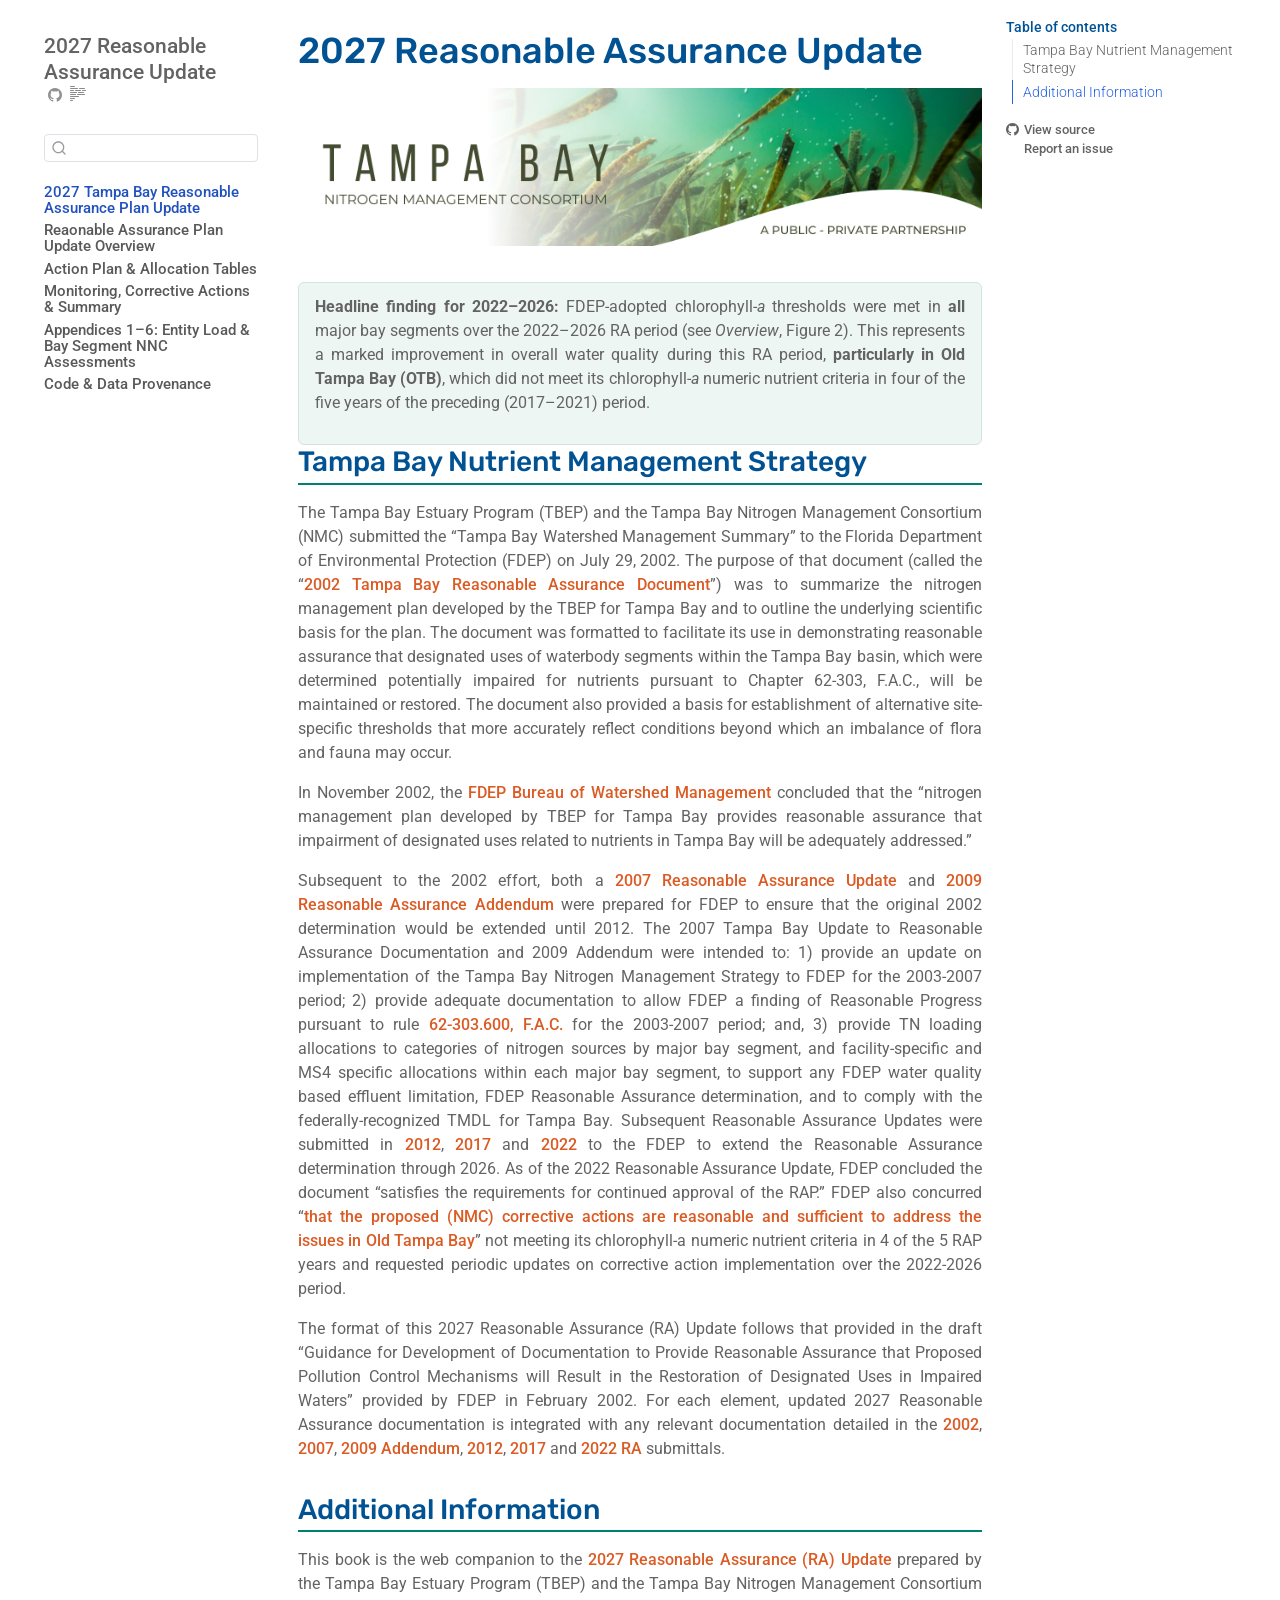
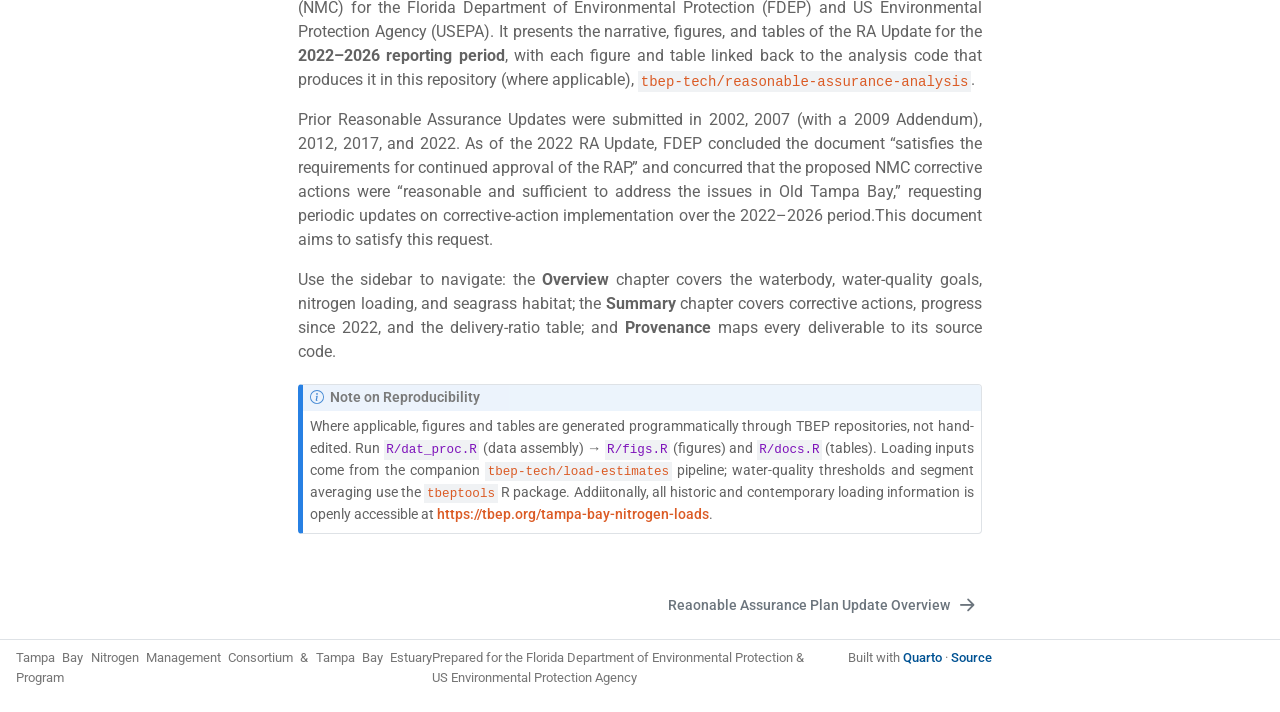
<file: docs/index.html>
<!DOCTYPE html>
<html xmlns="http://www.w3.org/1999/xhtml" lang="en" xml:lang="en"><head>

<meta charset="utf-8">
<meta name="generator" content="quarto-1.9.36">

<meta name="viewport" content="width=device-width, initial-scale=1.0, user-scalable=yes">


<title>2027 Reasonable Assurance Update</title>
<style>
/* Default styles provided by pandoc.
** See https://pandoc.org/MANUAL.html#variables-for-html for config info.
*/
code{white-space: pre-wrap;}
span.smallcaps{font-variant: small-caps;}
div.columns{display: flex; gap: min(4vw, 1.5em);}
div.column{flex: auto; overflow-x: auto;}
div.hanging-indent{margin-left: 1.5em; text-indent: -1.5em;}
ul.task-list{list-style: none;}
ul.task-list li input[type="checkbox"] {
  width: 0.8em;
  margin: 0 0.8em 0.2em -1em; /* quarto-specific, see https://github.com/quarto-dev/quarto-cli/issues/4556 */ 
  vertical-align: middle;
}
</style>


<script src="site_libs/quarto-nav/quarto-nav.js"></script>
<script src="site_libs/quarto-nav/headroom.min.js"></script>
<script src="site_libs/clipboard/clipboard.min.js"></script>
<script src="site_libs/quarto-search/autocomplete.umd.js"></script>
<script src="site_libs/quarto-search/fuse.min.js"></script>
<script src="site_libs/quarto-search/quarto-search.js"></script>
<meta name="quarto:offset" content="./">
<link href="./overview.html" rel="next">
<script src="site_libs/quarto-html/quarto.js" type="module"></script>
<script src="site_libs/quarto-html/tabsets/tabsets.js" type="module"></script>
<script src="site_libs/quarto-html/popper.min.js"></script>
<script src="site_libs/quarto-html/tippy.umd.min.js"></script>
<script src="site_libs/quarto-html/anchor.min.js"></script>
<link href="site_libs/quarto-html/tippy.css" rel="stylesheet">
<link href="site_libs/quarto-html/quarto-syntax-highlighting-845c23b38eaddc0f92fda52bfe77a8c8.css" rel="stylesheet" id="quarto-text-highlighting-styles">
<script src="site_libs/bootstrap/bootstrap.min.js"></script>
<link href="site_libs/bootstrap/bootstrap-icons.css" rel="stylesheet">
<link href="site_libs/bootstrap/bootstrap-69bb6b5985513bbafda26faf5162554c.min.css" rel="stylesheet" append-hash="true" id="quarto-bootstrap" data-mode="light">
<script src="site_libs/quarto-contrib/glightbox/glightbox.min.js"></script>
<link href="site_libs/quarto-contrib/glightbox/glightbox.min.css" rel="stylesheet">
<link href="site_libs/quarto-contrib/glightbox/lightbox.css" rel="stylesheet">
<script id="quarto-search-options" type="application/json">{
  "location": "sidebar",
  "copy-button": false,
  "collapse-after": 3,
  "panel-placement": "start",
  "type": "textbox",
  "limit": 50,
  "keyboard-shortcut": [
    "f",
    "/",
    "s"
  ],
  "show-item-context": false,
  "language": {
    "search-no-results-text": "No results",
    "search-matching-documents-text": "matching documents",
    "search-copy-link-title": "Copy link to search",
    "search-hide-matches-text": "Hide additional matches",
    "search-more-match-text": "more match in this document",
    "search-more-matches-text": "more matches in this document",
    "search-clear-button-title": "Clear",
    "search-text-placeholder": "",
    "search-detached-cancel-button-title": "Cancel",
    "search-submit-button-title": "Submit",
    "search-label": "Search"
  }
}</script>


<link rel="stylesheet" href="styles.css">
</head>

<body class="nav-sidebar floating quarto-light">

<div id="quarto-search-results"></div>
  <header id="quarto-header" class="headroom fixed-top">
  <nav class="quarto-secondary-nav">
    <div class="container-fluid d-flex">
      <button type="button" class="quarto-btn-toggle btn" data-bs-toggle="collapse" role="button" data-bs-target=".quarto-sidebar-collapse-item" aria-controls="quarto-sidebar" aria-expanded="false" aria-label="Toggle sidebar navigation" onclick="if (window.quartoToggleHeadroom) { window.quartoToggleHeadroom(); }">
        <i class="bi bi-layout-text-sidebar-reverse"></i>
      </button>
        <nav class="quarto-page-breadcrumbs" aria-label="breadcrumb"><ol class="breadcrumb"><li class="breadcrumb-item"><a href="./index.html"><span class="chapter-title">2027 Tampa Bay Reasonable Assurance Plan Update</span></a></li></ol></nav>
        <a class="flex-grow-1" role="navigation" data-bs-toggle="collapse" data-bs-target=".quarto-sidebar-collapse-item" aria-controls="quarto-sidebar" aria-expanded="false" aria-label="Toggle sidebar navigation" onclick="if (window.quartoToggleHeadroom) { window.quartoToggleHeadroom(); }">      
        </a>
      <button type="button" class="btn quarto-search-button" aria-label="Search" onclick="window.quartoOpenSearch();">
        <i class="bi bi-search"></i>
      </button>
    </div>
  </nav>
</header>
<!-- content -->
<div id="quarto-content" class="quarto-container page-columns page-rows-contents page-layout-article">
<!-- sidebar -->
  <nav id="quarto-sidebar" class="sidebar collapse collapse-horizontal quarto-sidebar-collapse-item sidebar-navigation floating overflow-auto">
    <div class="pt-lg-2 mt-2 text-left sidebar-header">
    <div class="sidebar-title mb-0 py-0">
      <a href="./">2027 Reasonable Assurance Update</a> 
        <div class="sidebar-tools-main">
    <a href="https://github.com/tbep-tech/reasonable-assurance-analysis" title="Source Code" class="quarto-navigation-tool px-1" aria-label="Source Code"><i class="bi bi-github"></i></a>
  <a href="" class="quarto-reader-toggle quarto-navigation-tool px-1" onclick="window.quartoToggleReader(); return false;" title="Toggle reader mode">
  <div class="quarto-reader-toggle-btn">
  <i class="bi"></i>
  </div>
</a>
</div>
    </div>
      </div>
        <div class="mt-2 flex-shrink-0 align-items-center">
        <div class="sidebar-search">
        <div id="quarto-search" class="" title="Search"></div>
        </div>
        </div>
    <div class="sidebar-menu-container"> 
    <ul class="list-unstyled mt-1">
        <li class="sidebar-item">
  <div class="sidebar-item-container"> 
  <a href="./index.html" class="sidebar-item-text sidebar-link active"><span class="chapter-title">2027 Tampa Bay Reasonable Assurance Plan Update</span></a>
  </div>
</li>
        <li class="sidebar-item">
  <div class="sidebar-item-container"> 
  <a href="./overview.html" class="sidebar-item-text sidebar-link"><span class="chapter-title">Reaonable Assurance Plan Update Overview</span></a>
  </div>
</li>
        <li class="sidebar-item">
  <div class="sidebar-item-container"> 
  <a href="./tables.html" class="sidebar-item-text sidebar-link"><span class="chapter-title">Action Plan &amp; Allocation Tables</span></a>
  </div>
</li>
        <li class="sidebar-item">
  <div class="sidebar-item-container"> 
  <a href="./summary.html" class="sidebar-item-text sidebar-link"><span class="chapter-title">Monitoring, Corrective Actions &amp; Summary</span></a>
  </div>
</li>
        <li class="sidebar-item">
  <div class="sidebar-item-container"> 
  <a href="./appendices.html" class="sidebar-item-text sidebar-link"><span class="chapter-title">Appendices 1–6: Entity Load &amp; Bay Segment NNC Assessments</span></a>
  </div>
</li>
        <li class="sidebar-item">
  <div class="sidebar-item-container"> 
  <a href="./provenance.html" class="sidebar-item-text sidebar-link"><span class="chapter-title">Code &amp; Data Provenance</span></a>
  </div>
</li>
    </ul>
    </div>
</nav>
<div id="quarto-sidebar-glass" class="quarto-sidebar-collapse-item" data-bs-toggle="collapse" data-bs-target=".quarto-sidebar-collapse-item"></div>
<!-- margin-sidebar -->
    <div id="quarto-margin-sidebar" class="sidebar margin-sidebar">
        <nav id="TOC" role="doc-toc" class="toc-active">
    <h2 id="toc-title">Table of contents</h2>
   
  <ul>
  <li><a href="#tampa-bay-nutrient-management-strategy" id="toc-tampa-bay-nutrient-management-strategy" class="nav-link active" data-scroll-target="#tampa-bay-nutrient-management-strategy">Tampa Bay Nutrient Management Strategy</a></li>
  <li><a href="#additional-information" id="toc-additional-information" class="nav-link" data-scroll-target="#additional-information">Additional Information</a></li>
  </ul>
<div class="toc-actions"><ul><li><a href="https://github.com/tbep-tech/reasonable-assurance-analysis/blob/main/index.qmd" class="toc-action"><i class="bi bi-github"></i>View source</a></li><li><a href="https://github.com/tbep-tech/reasonable-assurance-analysis/issues/new" class="toc-action"><i class="bi empty"></i>Report an issue</a></li></ul></div></nav>
    </div>
<!-- main -->
<main class="content" id="quarto-document-content">

<header id="title-block-header" class="quarto-title-block default">
<div class="quarto-title">
<h1 class="title">2027 Reasonable Assurance Update</h1>
</div>



<div class="quarto-title-meta">

    
  
    
  </div>
  


</header>


<p><a href="www/header.png" class="lightbox" data-gallery="quarto-lightbox-gallery-1"><img src="www/header.png" class="img-fluid"></a></p>
<div class="headline">
<p><strong>Headline finding for 2022–2026:</strong> FDEP-adopted chlorophyll-<em>a</em> thresholds were met in <strong>all</strong> major bay segments over the 2022–2026 RA period (see <em>Overview</em>, Figure 2). This represents a marked improvement in overall water quality during this RA period, <strong>particularly in Old Tampa Bay (OTB)</strong>, which did not meet its chlorophyll-<em>a</em> numeric nutrient criteria in four of the five years of the preceding (2017–2021) period.</p>
</div>
<section id="tampa-bay-nutrient-management-strategy" class="level2 unnumbered">
<h2 class="unnumbered anchored" data-anchor-id="tampa-bay-nutrient-management-strategy">Tampa Bay Nutrient Management Strategy</h2>
<p>The Tampa Bay Estuary Program (TBEP) and the Tampa Bay Nitrogen Management Consortium (NMC) submitted the “Tampa Bay Watershed Management Summary” to the Florida Department of Environmental Protection (FDEP) on July 29, 2002. The purpose of that document (called the “<a href="https://tbep.org/reasonable-assurance-plans-updates-2002/">2002 Tampa Bay Reasonable Assurance Document</a>”) was to summarize the nitrogen management plan developed by the TBEP for Tampa Bay and to outline the underlying scientific basis for the plan. The document was formatted to facilitate its use in demonstrating reasonable assurance that designated uses of waterbody segments within the Tampa Bay basin, which were determined potentially impaired for nutrients pursuant to Chapter 62-303, F.A.C., will be maintained or restored. The document also provided a basis for establishment of alternative site-specific thresholds that more accurately reflect conditions beyond which an imbalance of flora and fauna may occur.</p>
<p>In November 2002, the <a href="https://drive.google.com/file/d/1XDq7MFKaiMRtZgdcq5j8PVHXYPTRaSfj/view?usp=sharing">FDEP Bureau of Watershed Management</a> concluded that the “nitrogen management plan developed by TBEP for Tampa Bay provides reasonable assurance that impairment of designated uses related to nutrients in Tampa Bay will be adequately addressed.”</p>
<p>Subsequent to the 2002 effort, both a <a href="https://tbep.org/reasonable-assurance-plans-updates-2007/">2007 Reasonable Assurance Update</a> and <a href="https://drive.google.com/file/d/10IjJAfcGFf007a5VdPXAUtUi4dx-cmsA/view?usp=drivesdk">2009 Reasonable Assurance Addendum</a> were prepared for FDEP to ensure that the original 2002 determination would be extended until 2012. The 2007 Tampa Bay Update to Reasonable Assurance Documentation and 2009 Addendum were intended to: 1) provide an update on implementation of the Tampa Bay Nitrogen Management Strategy to FDEP for the 2003-2007 period; 2) provide adequate documentation to allow FDEP a finding of Reasonable Progress pursuant to rule <a href="https://www.flrules.org/gateway/RuleNo.asp?ID=62-303.600">62-303.600, F.A.C.</a> for the 2003-2007 period; and, 3) provide TN loading allocations to categories of nitrogen sources by major bay segment, and facility-specific and MS4 specific allocations within each major bay segment, to support any FDEP water quality based effluent limitation, FDEP Reasonable Assurance determination, and to comply with the federally-recognized TMDL for Tampa Bay. Subsequent Reasonable Assurance Updates were submitted in <a href="https://tbep.org/reasonable-assurance-plans-updates-2012/">2012</a>, <a href="https://tbep.org/reasonable-assurance-plans-updates-2017/">2017</a> and <a href="https://drive.google.com/file/d/18HHMx4U6vHNrFyepEFuoTJ_sEKyTA_gu/view?usp=drive_link">2022</a> to the FDEP to extend the Reasonable Assurance determination through 2026. As of the 2022 Reasonable Assurance Update, FDEP concluded the document “satisfies the requirements for continued approval of the RAP.” FDEP also concurred “<a href="https://drive.google.com/file/d/1IIloBN5RoZPB6vgWzEjmMQyFjFL3fq0Y/view?usp=sharing">that the proposed (NMC) corrective actions are reasonable and sufficient to address the issues in Old Tampa Bay</a>” not meeting its chlorophyll-a numeric nutrient criteria in 4 of the 5 RAP years and requested periodic updates on corrective action implementation over the 2022-2026 period.</p>
<p>The format of this 2027 Reasonable Assurance (RA) Update follows that provided in the draft “Guidance for Development of Documentation to Provide Reasonable Assurance that Proposed Pollution Control Mechanisms will Result in the Restoration of Designated Uses in Impaired Waters” provided by FDEP in February 2002. For each element, updated 2027 Reasonable Assurance documentation is integrated with any relevant documentation detailed in the <a href="https://drive.google.com/drive/folders/1r7iA_H4f9fHMJq8dhNrqY5WfEaVT_2FX">2002</a>, <a href="https://drive.google.com/drive/folders/1JNLawapeAhxnMzHGZQuxJuuoCro6CHEc">2007</a>, <a href="https://drive.google.com/drive/folders/1YMxNMXVOpStaJolzIgjW6-0CQZbPWQqw">2009 Addendum</a>, <a href="https://tbep.org/reasonable-assurance-plans-updates-2012/">2012</a>, <a href="https://tbep.org/reasonable-assurance-plans-updates-2017/">2017</a> and <a href="https://drive.google.com/file/d/18HHMx4U6vHNrFyepEFuoTJ_sEKyTA_gu/view?usp=drive_link">2022 RA</a> submittals.</p>
</section>
<section id="additional-information" class="level2 unnumbered">
<h2 class="unnumbered anchored" data-anchor-id="additional-information">Additional Information</h2>
<p>This book is the web companion to the <strong><a href="https://docs.google.com/document/d/1QXoC0cP8zpiCuWNnEOQ8_kvxuxftGfHDny0RZ9FPPaM/edit?usp=sharing">2027 Reasonable Assurance (RA) Update</a></strong> prepared by the Tampa Bay Estuary Program (TBEP) and the Tampa Bay Nitrogen Management Consortium (NMC) for the Florida Department of Environmental Protection (FDEP) and US Environmental Protection Agency (USEPA). It presents the narrative, figures, and tables of the RA Update for the <strong>2022–2026 reporting period</strong>, with each figure and table linked back to the analysis code that produces it in this repository (where applicable), <a href="https://github.com/tbep-tech/reasonable-assurance-analysis"><code>tbep-tech/reasonable-assurance-analysis</code></a>.</p>
<p>Prior Reasonable Assurance Updates were submitted in 2002, 2007 (with a 2009 Addendum), 2012, 2017, and 2022. As of the 2022 RA Update, FDEP concluded the document “satisfies the requirements for continued approval of the RAP,” and concurred that the proposed NMC corrective actions were “reasonable and sufficient to address the issues in Old Tampa Bay,” requesting periodic updates on corrective-action implementation over the 2022–2026 period.This document aims to satisfy this request.</p>
<p>Use the sidebar to navigate: the <strong>Overview</strong> chapter covers the waterbody, water-quality goals, nitrogen loading, and seagrass habitat; the <strong>Summary</strong> chapter covers corrective actions, progress since 2022, and the delivery-ratio table; and <strong>Provenance</strong> maps every deliverable to its source code.</p>
<div class="callout callout-style-default callout-note callout-titled">
<div class="callout-header d-flex align-content-center">
<div class="callout-icon-container">
<i class="callout-icon"></i>
</div>
<div class="callout-title-container flex-fill">
<span class="screen-reader-only">Note</span>Note on Reproducibility
</div>
</div>
<div class="callout-body-container callout-body">
<p>Where applicable, figures and tables are generated programmatically through TBEP repositories, not hand-edited. Run <code>R/dat_proc.R</code> (data assembly) → <code>R/figs.R</code> (figures) and <code>R/docs.R</code> (tables). Loading inputs come from the companion <a href="https://github.com/tbep-tech/load-estimates"><code>tbep-tech/load-estimates</code></a> pipeline; water-quality thresholds and segment averaging use the <a href="https://tbep-tech.github.io/tbeptools/"><code>tbeptools</code></a> R package. Addiitonally, all historic and contemporary loading information is openly accessible at <a href="https://tbep.org/tampa-bay-nitrogen-loads" class="uri">https://tbep.org/tampa-bay-nitrogen-loads</a>.</p>
</div>
</div>


</section>

</main> <!-- /main -->
<script id="quarto-html-after-body" type="application/javascript">
  window.document.addEventListener("DOMContentLoaded", function (event) {
    const icon = "";
    const anchorJS = new window.AnchorJS();
    anchorJS.options = {
      placement: 'right',
      icon: icon
    };
    anchorJS.add('.anchored');
    const isCodeAnnotation = (el) => {
      for (const clz of el.classList) {
        if (clz.startsWith('code-annotation-')) {                     
          return true;
        }
      }
      return false;
    }
    const onCopySuccess = function(e) {
      // button target
      const button = e.trigger;
      // don't keep focus
      button.blur();
      // flash "checked"
      button.classList.add('code-copy-button-checked');
      var currentTitle = button.getAttribute("title");
      button.setAttribute("title", "Copied!");
      let tooltip;
      if (window.bootstrap) {
        button.setAttribute("data-bs-toggle", "tooltip");
        button.setAttribute("data-bs-placement", "left");
        button.setAttribute("data-bs-title", "Copied!");
        tooltip = new bootstrap.Tooltip(button, 
          { trigger: "manual", 
            customClass: "code-copy-button-tooltip",
            offset: [0, -8]});
        tooltip.show();    
      }
      setTimeout(function() {
        if (tooltip) {
          tooltip.hide();
          button.removeAttribute("data-bs-title");
          button.removeAttribute("data-bs-toggle");
          button.removeAttribute("data-bs-placement");
        }
        button.setAttribute("title", currentTitle);
        button.classList.remove('code-copy-button-checked');
      }, 1000);
      // clear code selection
      e.clearSelection();
    }
    const getTextToCopy = function(trigger) {
      const outerScaffold = trigger.parentElement.cloneNode(true);
      const codeEl = outerScaffold.querySelector('code');
      for (const childEl of codeEl.children) {
        if (isCodeAnnotation(childEl)) {
          childEl.remove();
        }
      }
      return codeEl.innerText;
    }
    const clipboard = new window.ClipboardJS('.code-copy-button:not([data-in-quarto-modal])', {
      text: getTextToCopy
    });
    clipboard.on('success', onCopySuccess);
    if (window.document.getElementById('quarto-embedded-source-code-modal')) {
      const clipboardModal = new window.ClipboardJS('.code-copy-button[data-in-quarto-modal]', {
        text: getTextToCopy,
        container: window.document.getElementById('quarto-embedded-source-code-modal')
      });
      clipboardModal.on('success', onCopySuccess);
    }
      var localhostRegex = new RegExp(/^(?:http|https):\/\/localhost\:?[0-9]*\//);
      var mailtoRegex = new RegExp(/^mailto:/);
        var filterRegex = new RegExp("https:\/\/tbep-tech\.github\.io\/reasonable-assurance-analysis\/");
      var isInternal = (href) => {
          return filterRegex.test(href) || localhostRegex.test(href) || mailtoRegex.test(href);
      }
      // Inspect non-navigation links and adorn them if external
     var links = window.document.querySelectorAll('a[href]:not(.nav-link):not(.navbar-brand):not(.toc-action):not(.sidebar-link):not(.sidebar-item-toggle):not(.pagination-link):not(.no-external):not([aria-hidden]):not(.dropdown-item):not(.quarto-navigation-tool):not(.about-link)');
      for (var i=0; i<links.length; i++) {
        const link = links[i];
        if (!isInternal(link.href)) {
          // undo the damage that might have been done by quarto-nav.js in the case of
          // links that we want to consider external
          if (link.dataset.originalHref !== undefined) {
            link.href = link.dataset.originalHref;
          }
        }
      }
    function tippyHover(el, contentFn, onTriggerFn, onUntriggerFn) {
      const config = {
        allowHTML: true,
        maxWidth: 500,
        delay: 100,
        arrow: false,
        appendTo: function(el) {
            return el.parentElement;
        },
        interactive: true,
        interactiveBorder: 10,
        theme: 'quarto',
        placement: 'bottom-start',
      };
      if (contentFn) {
        config.content = contentFn;
      }
      if (onTriggerFn) {
        config.onTrigger = onTriggerFn;
      }
      if (onUntriggerFn) {
        config.onUntrigger = onUntriggerFn;
      }
      window.tippy(el, config); 
    }
    const noterefs = window.document.querySelectorAll('a[role="doc-noteref"]');
    for (var i=0; i<noterefs.length; i++) {
      const ref = noterefs[i];
      tippyHover(ref, function() {
        // use id or data attribute instead here
        let href = ref.getAttribute('data-footnote-href') || ref.getAttribute('href');
        try { href = new URL(href).hash; } catch {}
        const id = href.replace(/^#\/?/, "");
        const note = window.document.getElementById(id);
        if (note) {
          return note.innerHTML;
        } else {
          return "";
        }
      });
    }
    const xrefs = window.document.querySelectorAll('a.quarto-xref');
    const processXRef = (id, note) => {
      // Strip column container classes
      const stripColumnClz = (el) => {
        el.classList.remove("page-full", "page-columns");
        if (el.children) {
          for (const child of el.children) {
            stripColumnClz(child);
          }
        }
      }
      stripColumnClz(note)
      if (id === null || id.startsWith('sec-')) {
        // Special case sections, only their first couple elements
        const container = document.createElement("div");
        if (note.children && note.children.length > 2) {
          container.appendChild(note.children[0].cloneNode(true));
          for (let i = 1; i < note.children.length; i++) {
            const child = note.children[i];
            if (child.tagName === "P" && child.innerText === "") {
              continue;
            } else {
              container.appendChild(child.cloneNode(true));
              break;
            }
          }
          if (window.Quarto?.typesetMath) {
            window.Quarto.typesetMath(container);
          }
          return container.innerHTML
        } else {
          if (window.Quarto?.typesetMath) {
            window.Quarto.typesetMath(note);
          }
          return note.innerHTML;
        }
      } else {
        // Remove any anchor links if they are present
        const anchorLink = note.querySelector('a.anchorjs-link');
        if (anchorLink) {
          anchorLink.remove();
        }
        if (window.Quarto?.typesetMath) {
          window.Quarto.typesetMath(note);
        }
        if (note.classList.contains("callout")) {
          return note.outerHTML;
        } else {
          return note.innerHTML;
        }
      }
    }
    for (var i=0; i<xrefs.length; i++) {
      const xref = xrefs[i];
      tippyHover(xref, undefined, function(instance) {
        instance.disable();
        let url = xref.getAttribute('href');
        let hash = undefined; 
        if (url.startsWith('#')) {
          hash = url;
        } else {
          try { hash = new URL(url).hash; } catch {}
        }
        if (hash) {
          const id = hash.replace(/^#\/?/, "");
          const note = window.document.getElementById(id);
          if (note !== null) {
            try {
              const html = processXRef(id, note.cloneNode(true));
              instance.setContent(html);
            } finally {
              instance.enable();
              instance.show();
            }
          } else {
            // See if we can fetch this
            fetch(url.split('#')[0])
            .then(res => res.text())
            .then(html => {
              const parser = new DOMParser();
              const htmlDoc = parser.parseFromString(html, "text/html");
              const note = htmlDoc.getElementById(id);
              if (note !== null) {
                const html = processXRef(id, note);
                instance.setContent(html);
              } 
            }).finally(() => {
              instance.enable();
              instance.show();
            });
          }
        } else {
          // See if we can fetch a full url (with no hash to target)
          // This is a special case and we should probably do some content thinning / targeting
          fetch(url)
          .then(res => res.text())
          .then(html => {
            const parser = new DOMParser();
            const htmlDoc = parser.parseFromString(html, "text/html");
            const note = htmlDoc.querySelector('main.content');
            if (note !== null) {
              // This should only happen for chapter cross references
              // (since there is no id in the URL)
              // remove the first header
              if (note.children.length > 0 && note.children[0].tagName === "HEADER") {
                note.children[0].remove();
              }
              const html = processXRef(null, note);
              instance.setContent(html);
            } 
          }).finally(() => {
            instance.enable();
            instance.show();
          });
        }
      }, function(instance) {
      });
    }
        let selectedAnnoteEl;
        const selectorForAnnotation = ( cell, annotation) => {
          let cellAttr = 'data-code-cell="' + cell + '"';
          let lineAttr = 'data-code-annotation="' +  annotation + '"';
          const selector = 'span[' + cellAttr + '][' + lineAttr + ']';
          return selector;
        }
        const selectCodeLines = (annoteEl) => {
          const doc = window.document;
          const targetCell = annoteEl.getAttribute("data-target-cell");
          const targetAnnotation = annoteEl.getAttribute("data-target-annotation");
          const annoteSpan = window.document.querySelector(selectorForAnnotation(targetCell, targetAnnotation));
          const lines = annoteSpan.getAttribute("data-code-lines").split(",");
          const lineIds = lines.map((line) => {
            return targetCell + "-" + line;
          })
          let top = null;
          let height = null;
          let parent = null;
          if (lineIds.length > 0) {
              //compute the position of the single el (top and bottom and make a div)
              const el = window.document.getElementById(lineIds[0]);
              top = el.offsetTop;
              height = el.offsetHeight;
              parent = el.parentElement.parentElement;
            if (lineIds.length > 1) {
              const lastEl = window.document.getElementById(lineIds[lineIds.length - 1]);
              const bottom = lastEl.offsetTop + lastEl.offsetHeight;
              height = bottom - top;
            }
            if (top !== null && height !== null && parent !== null) {
              // cook up a div (if necessary) and position it 
              let div = window.document.getElementById("code-annotation-line-highlight");
              if (div === null) {
                div = window.document.createElement("div");
                div.setAttribute("id", "code-annotation-line-highlight");
                div.style.position = 'absolute';
                parent.appendChild(div);
              }
              div.style.top = top - 2 + "px";
              div.style.height = height + 4 + "px";
              div.style.left = 0;
              let gutterDiv = window.document.getElementById("code-annotation-line-highlight-gutter");
              if (gutterDiv === null) {
                gutterDiv = window.document.createElement("div");
                gutterDiv.setAttribute("id", "code-annotation-line-highlight-gutter");
                gutterDiv.style.position = 'absolute';
                const codeCell = window.document.getElementById(targetCell);
                const gutter = codeCell.querySelector('.code-annotation-gutter');
                gutter.appendChild(gutterDiv);
              }
              gutterDiv.style.top = top - 2 + "px";
              gutterDiv.style.height = height + 4 + "px";
            }
            selectedAnnoteEl = annoteEl;
          }
        };
        const unselectCodeLines = () => {
          const elementsIds = ["code-annotation-line-highlight", "code-annotation-line-highlight-gutter"];
          elementsIds.forEach((elId) => {
            const div = window.document.getElementById(elId);
            if (div) {
              div.remove();
            }
          });
          selectedAnnoteEl = undefined;
        };
          // Handle positioning of the toggle
      window.addEventListener(
        "resize",
        throttle(() => {
          elRect = undefined;
          if (selectedAnnoteEl) {
            selectCodeLines(selectedAnnoteEl);
          }
        }, 10)
      );
      function throttle(fn, ms) {
      let throttle = false;
      let timer;
        return (...args) => {
          if(!throttle) { // first call gets through
              fn.apply(this, args);
              throttle = true;
          } else { // all the others get throttled
              if(timer) clearTimeout(timer); // cancel #2
              timer = setTimeout(() => {
                fn.apply(this, args);
                timer = throttle = false;
              }, ms);
          }
        };
      }
        // Attach click handler to the DT
        const annoteDls = window.document.querySelectorAll('dt[data-target-cell]');
        for (const annoteDlNode of annoteDls) {
          annoteDlNode.addEventListener('click', (event) => {
            const clickedEl = event.target;
            if (clickedEl !== selectedAnnoteEl) {
              unselectCodeLines();
              const activeEl = window.document.querySelector('dt[data-target-cell].code-annotation-active');
              if (activeEl) {
                activeEl.classList.remove('code-annotation-active');
              }
              selectCodeLines(clickedEl);
              clickedEl.classList.add('code-annotation-active');
            } else {
              // Unselect the line
              unselectCodeLines();
              clickedEl.classList.remove('code-annotation-active');
            }
          });
        }
    const findCites = (el) => {
      const parentEl = el.parentElement;
      if (parentEl) {
        const cites = parentEl.dataset.cites;
        if (cites) {
          return {
            el,
            cites: cites.split(' ')
          };
        } else {
          return findCites(el.parentElement)
        }
      } else {
        return undefined;
      }
    };
    var bibliorefs = window.document.querySelectorAll('a[role="doc-biblioref"]');
    for (var i=0; i<bibliorefs.length; i++) {
      const ref = bibliorefs[i];
      const citeInfo = findCites(ref);
      if (citeInfo) {
        tippyHover(citeInfo.el, function() {
          var popup = window.document.createElement('div');
          citeInfo.cites.forEach(function(cite) {
            var citeDiv = window.document.createElement('div');
            citeDiv.classList.add('hanging-indent');
            citeDiv.classList.add('csl-entry');
            var biblioDiv = window.document.getElementById('ref-' + cite);
            if (biblioDiv) {
              citeDiv.innerHTML = biblioDiv.innerHTML;
            }
            popup.appendChild(citeDiv);
          });
          return popup.innerHTML;
        });
      }
    }
  });
  </script>
<nav class="page-navigation">
  <div class="nav-page nav-page-previous">
  </div>
  <div class="nav-page nav-page-next">
      <a href="./overview.html" class="pagination-link" aria-label="Reaonable Assurance Plan Update Overview">
        <span class="nav-page-text"><span class="chapter-title">Reaonable Assurance Plan Update Overview</span></span> <i class="bi bi-arrow-right-short"></i>
      </a>
  </div>
</nav>
</div> <!-- /content -->
<footer class="footer">
  <div class="nav-footer">
    <div class="nav-footer-left">
<p>Tampa Bay Nitrogen Management Consortium &amp; Tampa Bay Estuary Program</p>
</div>   
    <div class="nav-footer-center">
<p>Prepared for the Florida Department of Environmental Protection &amp;<br>
US Environmental Protection Agency</p>
<div class="toc-actions d-sm-block d-md-none"><ul><li><a href="https://github.com/tbep-tech/reasonable-assurance-analysis/blob/main/index.qmd" class="toc-action"><i class="bi bi-github"></i>View source</a></li><li><a href="https://github.com/tbep-tech/reasonable-assurance-analysis/issues/new" class="toc-action"><i class="bi empty"></i>Report an issue</a></li></ul></div></div>
    <div class="nav-footer-right">
<p>Built with <a href="https://quarto.org">Quarto</a> · <a href="https://github.com/tbep-tech/reasonable-assurance-analysis">Source</a></p>
</div>
  </div>
</footer>
<script>var lightboxQuarto = GLightbox({"closeEffect":"zoom","descPosition":"bottom","loop":false,"openEffect":"zoom","selector":".lightbox"});
(function() {
  let previousOnload = window.onload;
  window.onload = () => {
    if (previousOnload) {
      previousOnload();
    }
    lightboxQuarto.on('slide_before_load', (data) => {
      const { slideIndex, slideNode, slideConfig, player, trigger } = data;
      const href = trigger.getAttribute('href');
      if (href !== null) {
        const imgEl = window.document.querySelector(`a[href="${href}"] img`);
        if (imgEl !== null) {
          const srcAttr = imgEl.getAttribute("src");
          if (srcAttr && srcAttr.startsWith("data:")) {
            slideConfig.href = srcAttr;
          }
        }
      } 
    });
  
    lightboxQuarto.on('slide_after_load', (data) => {
      const { slideIndex, slideNode, slideConfig, player, trigger } = data;
      if (window.Quarto?.typesetMath) {
        window.Quarto.typesetMath(slideNode);
      }
    });
  
  };
  
})();
          </script>




</body></html>
</file>
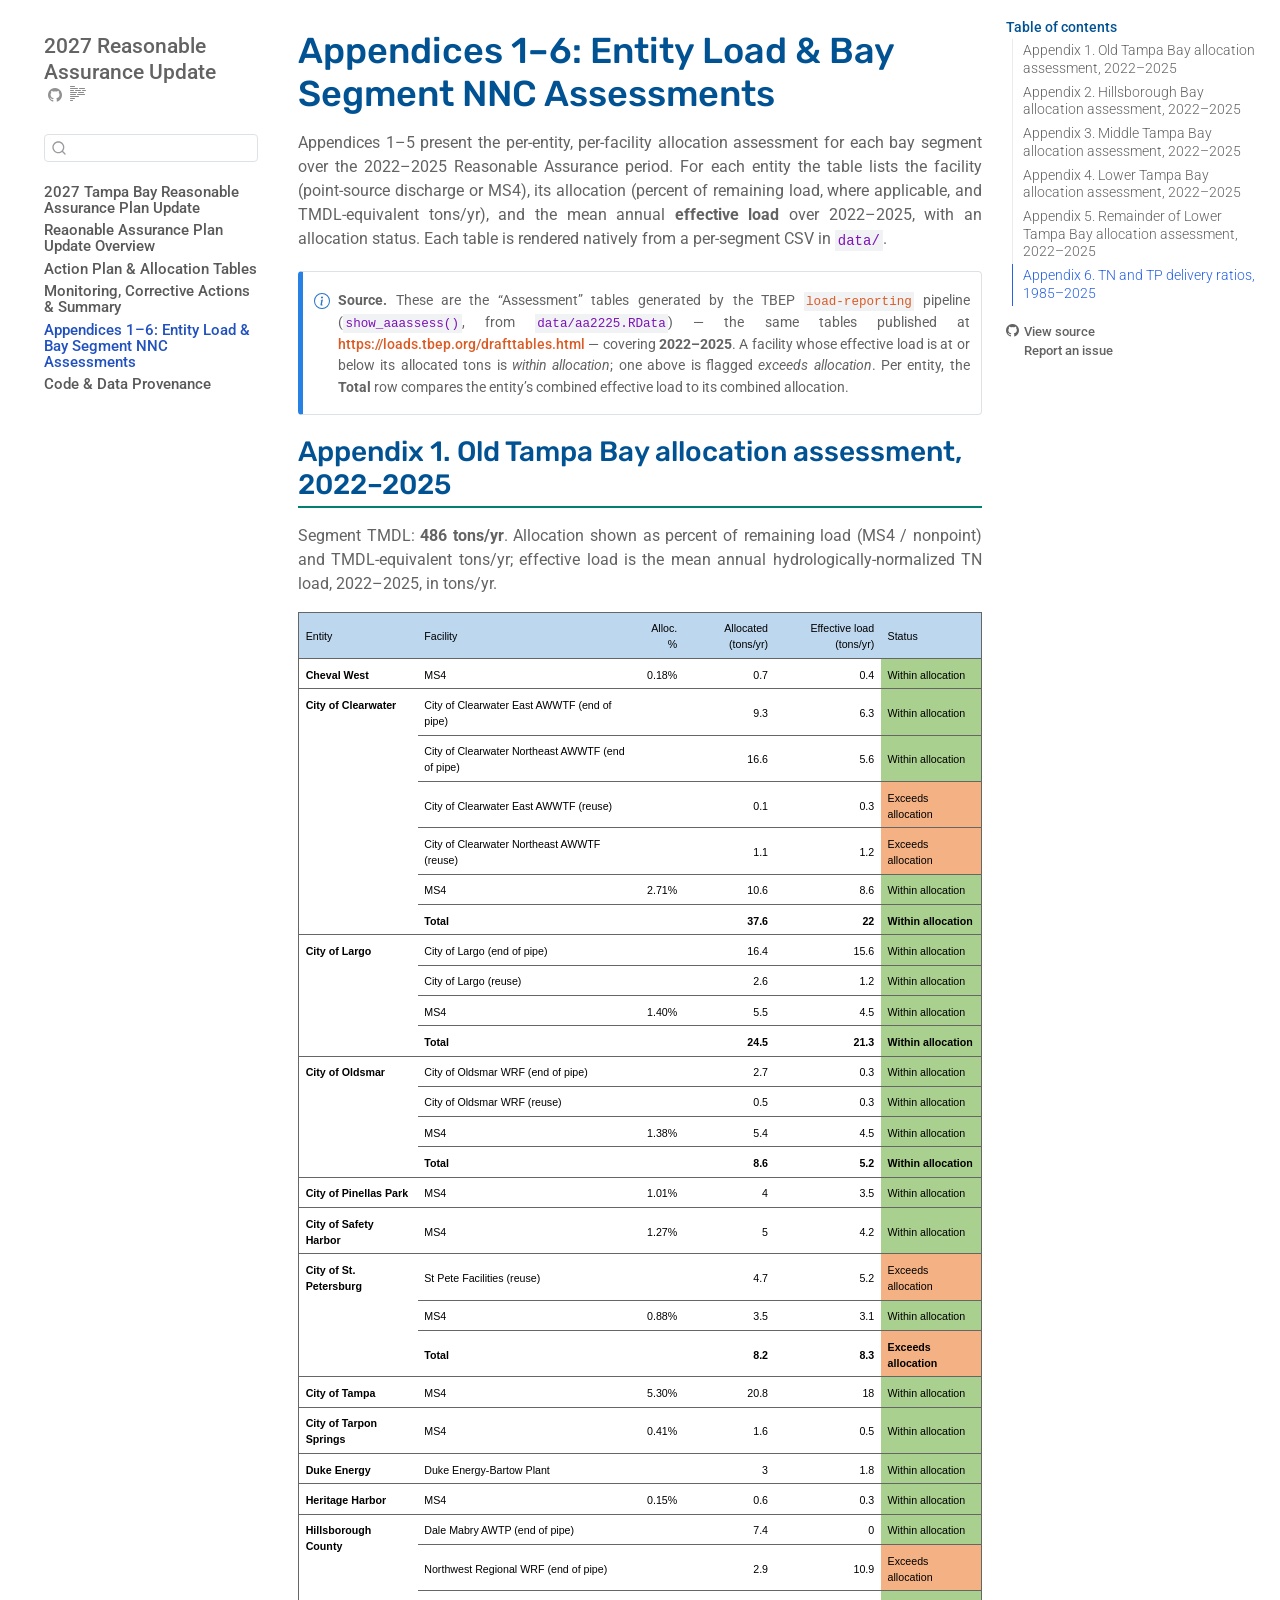
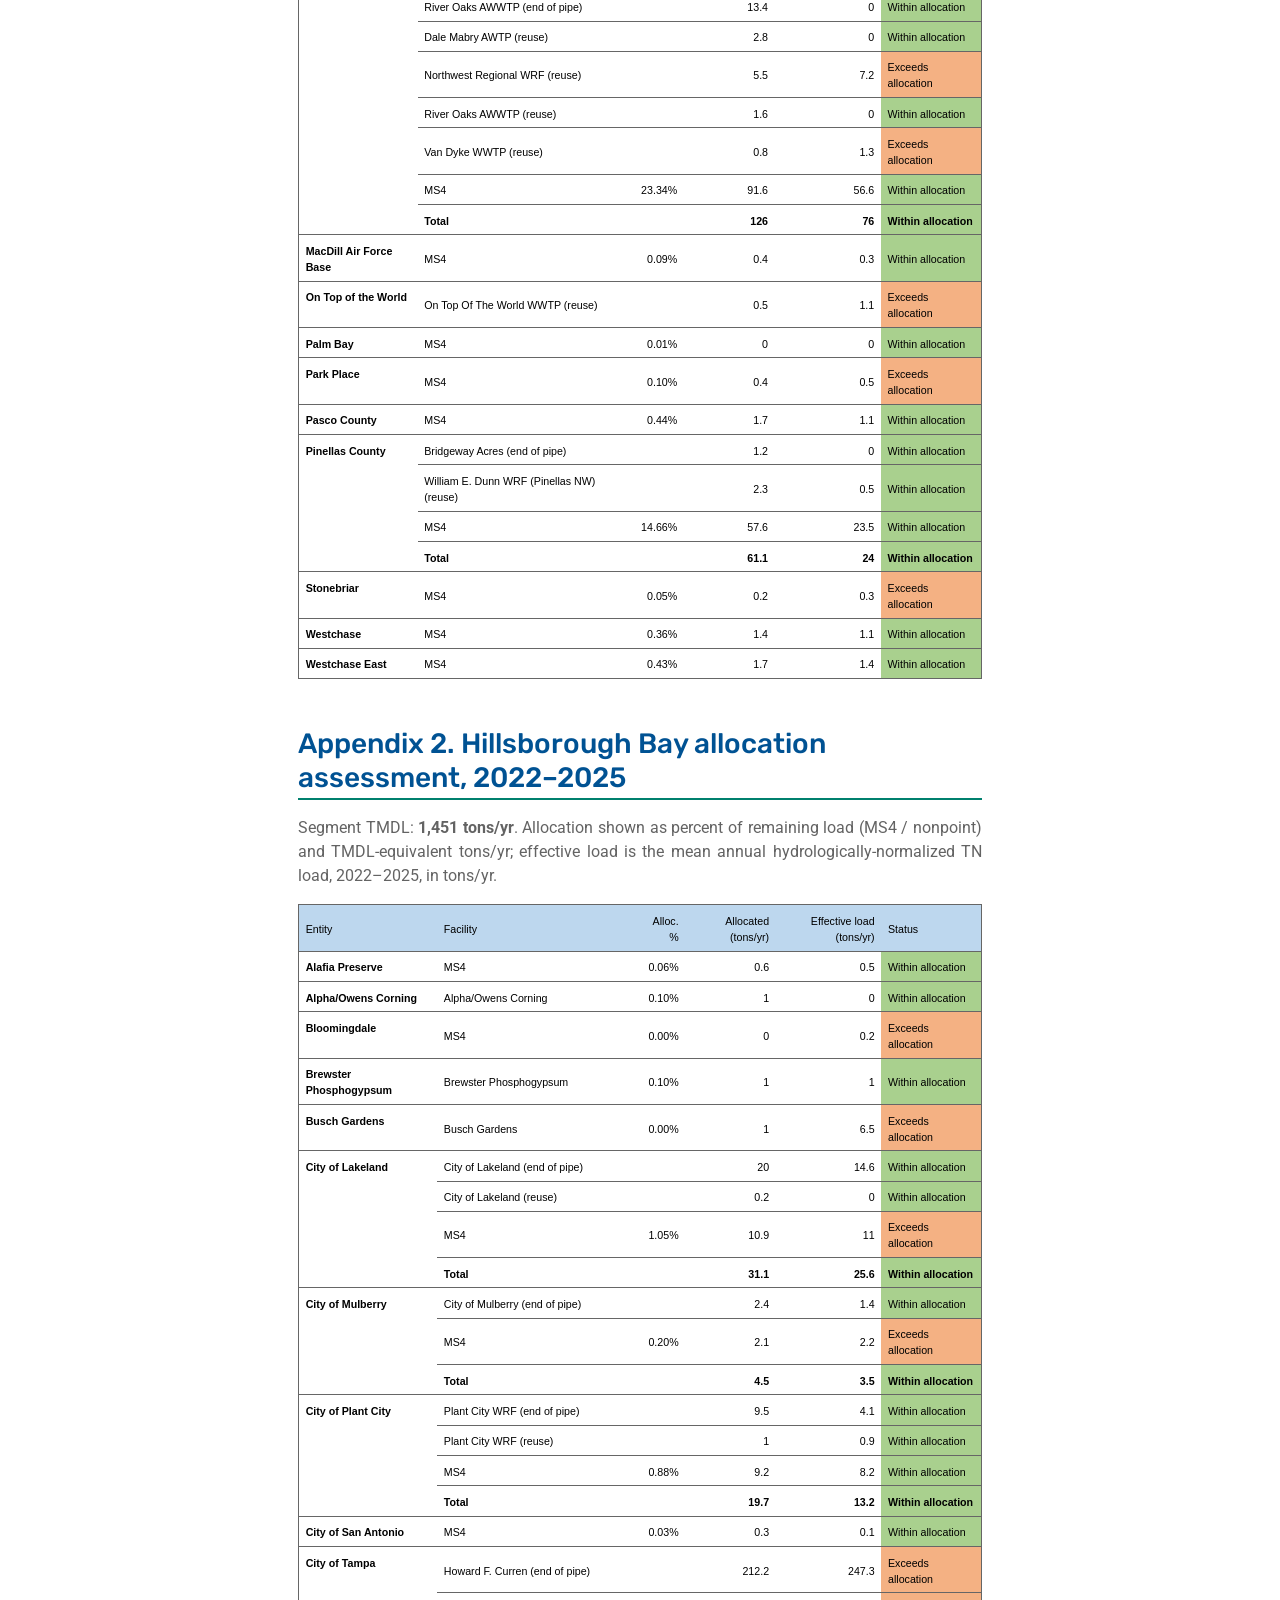
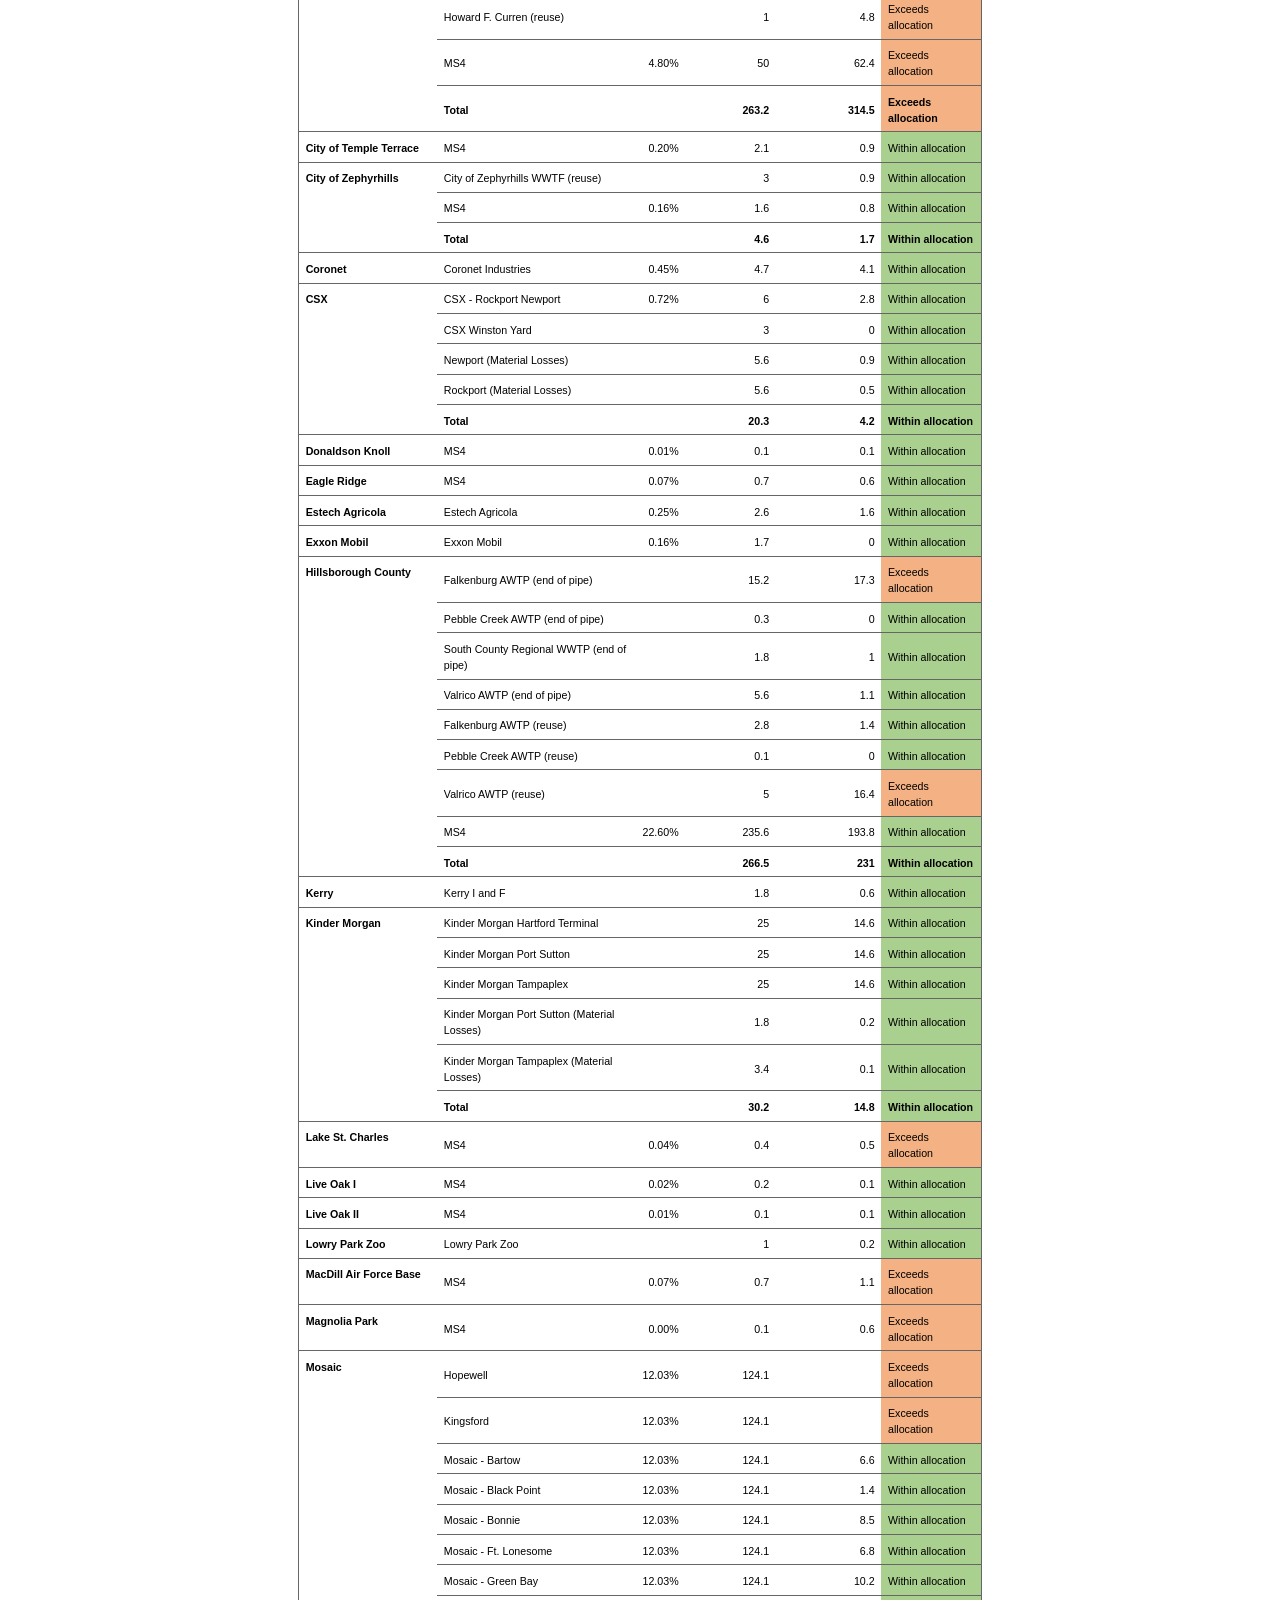
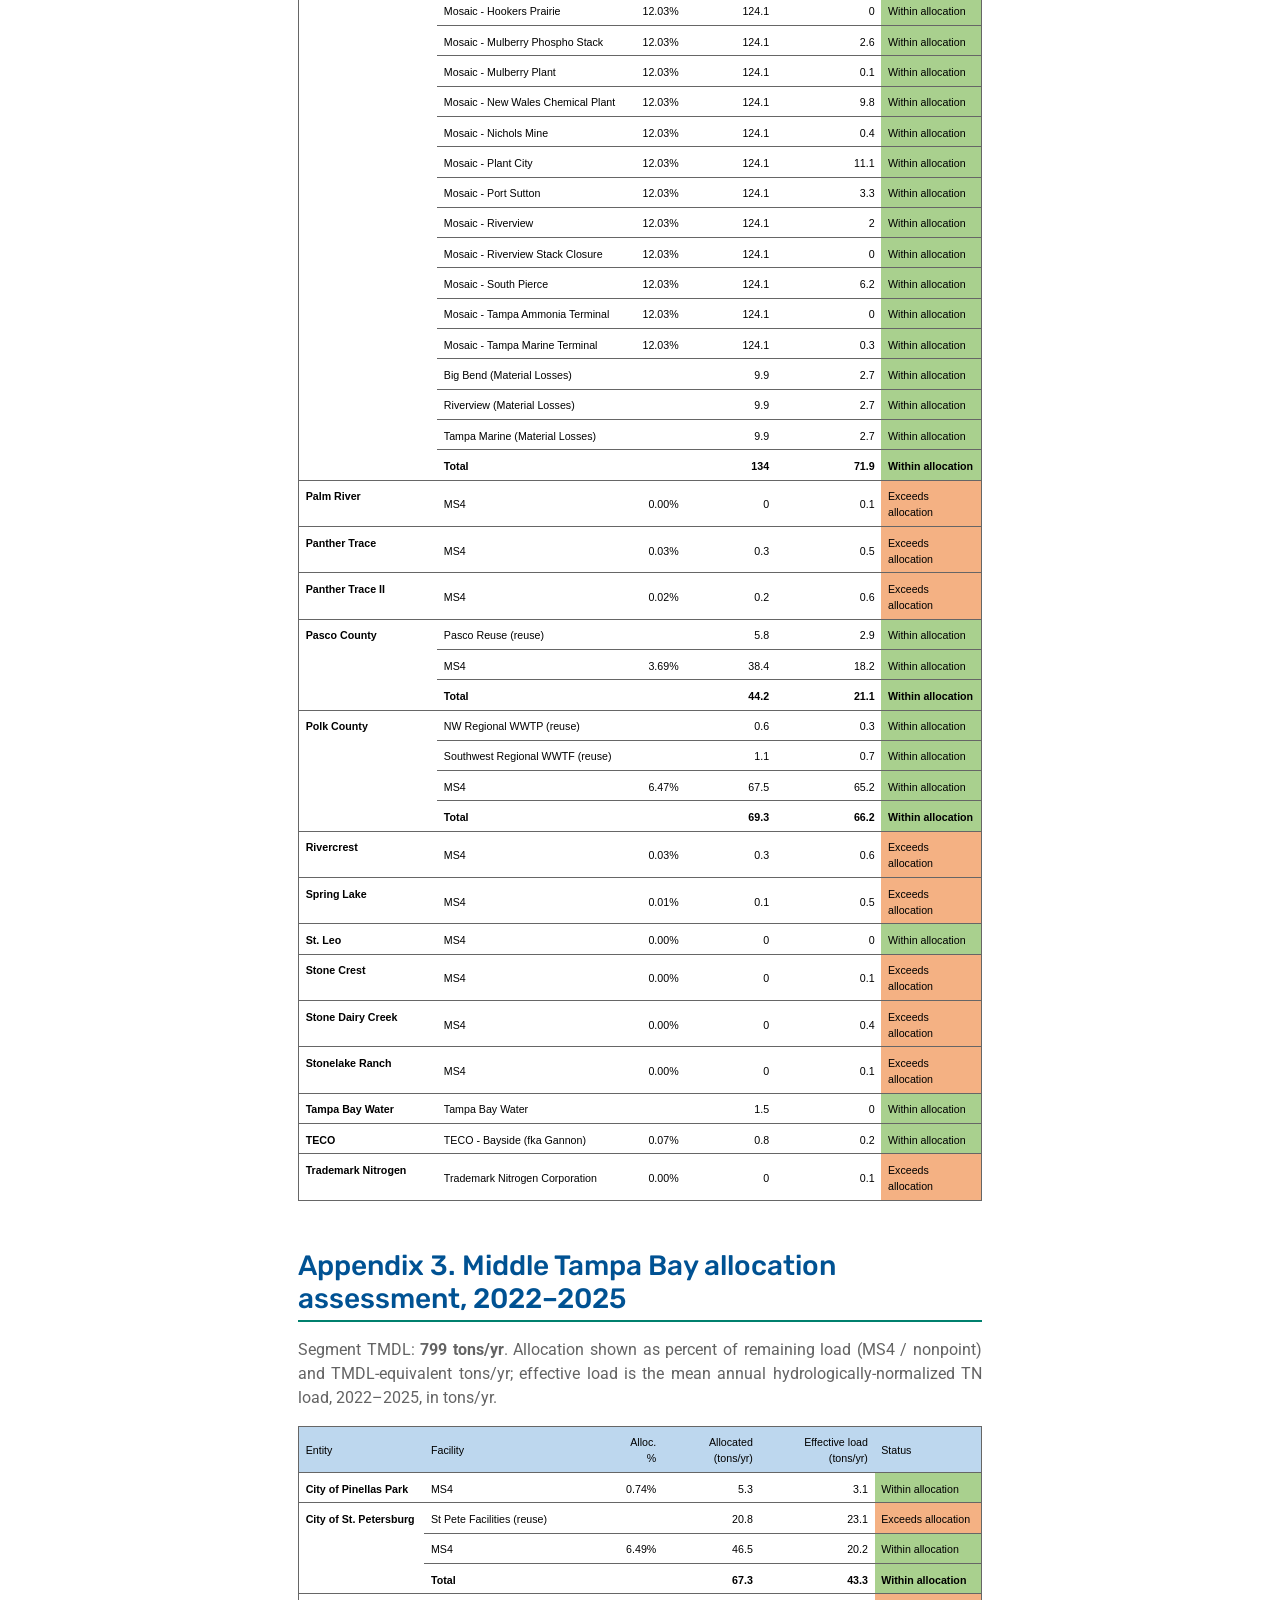
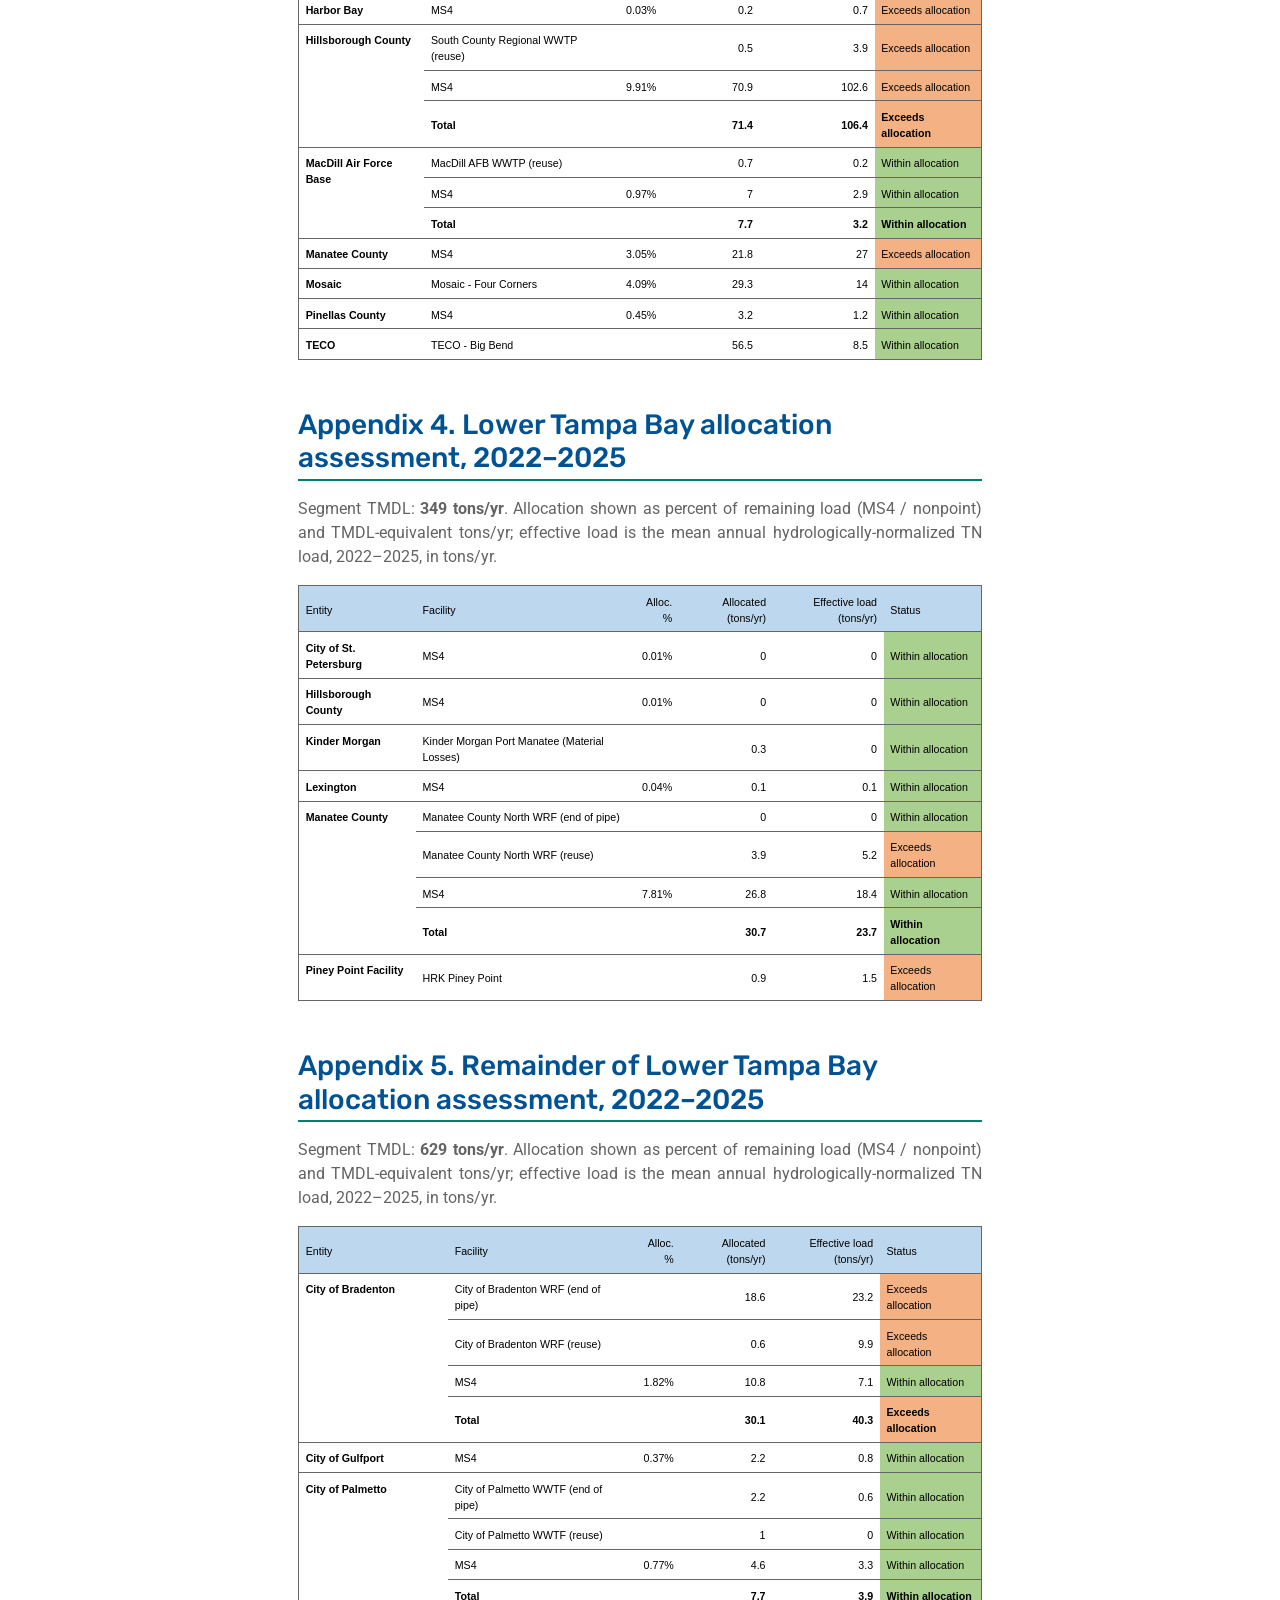
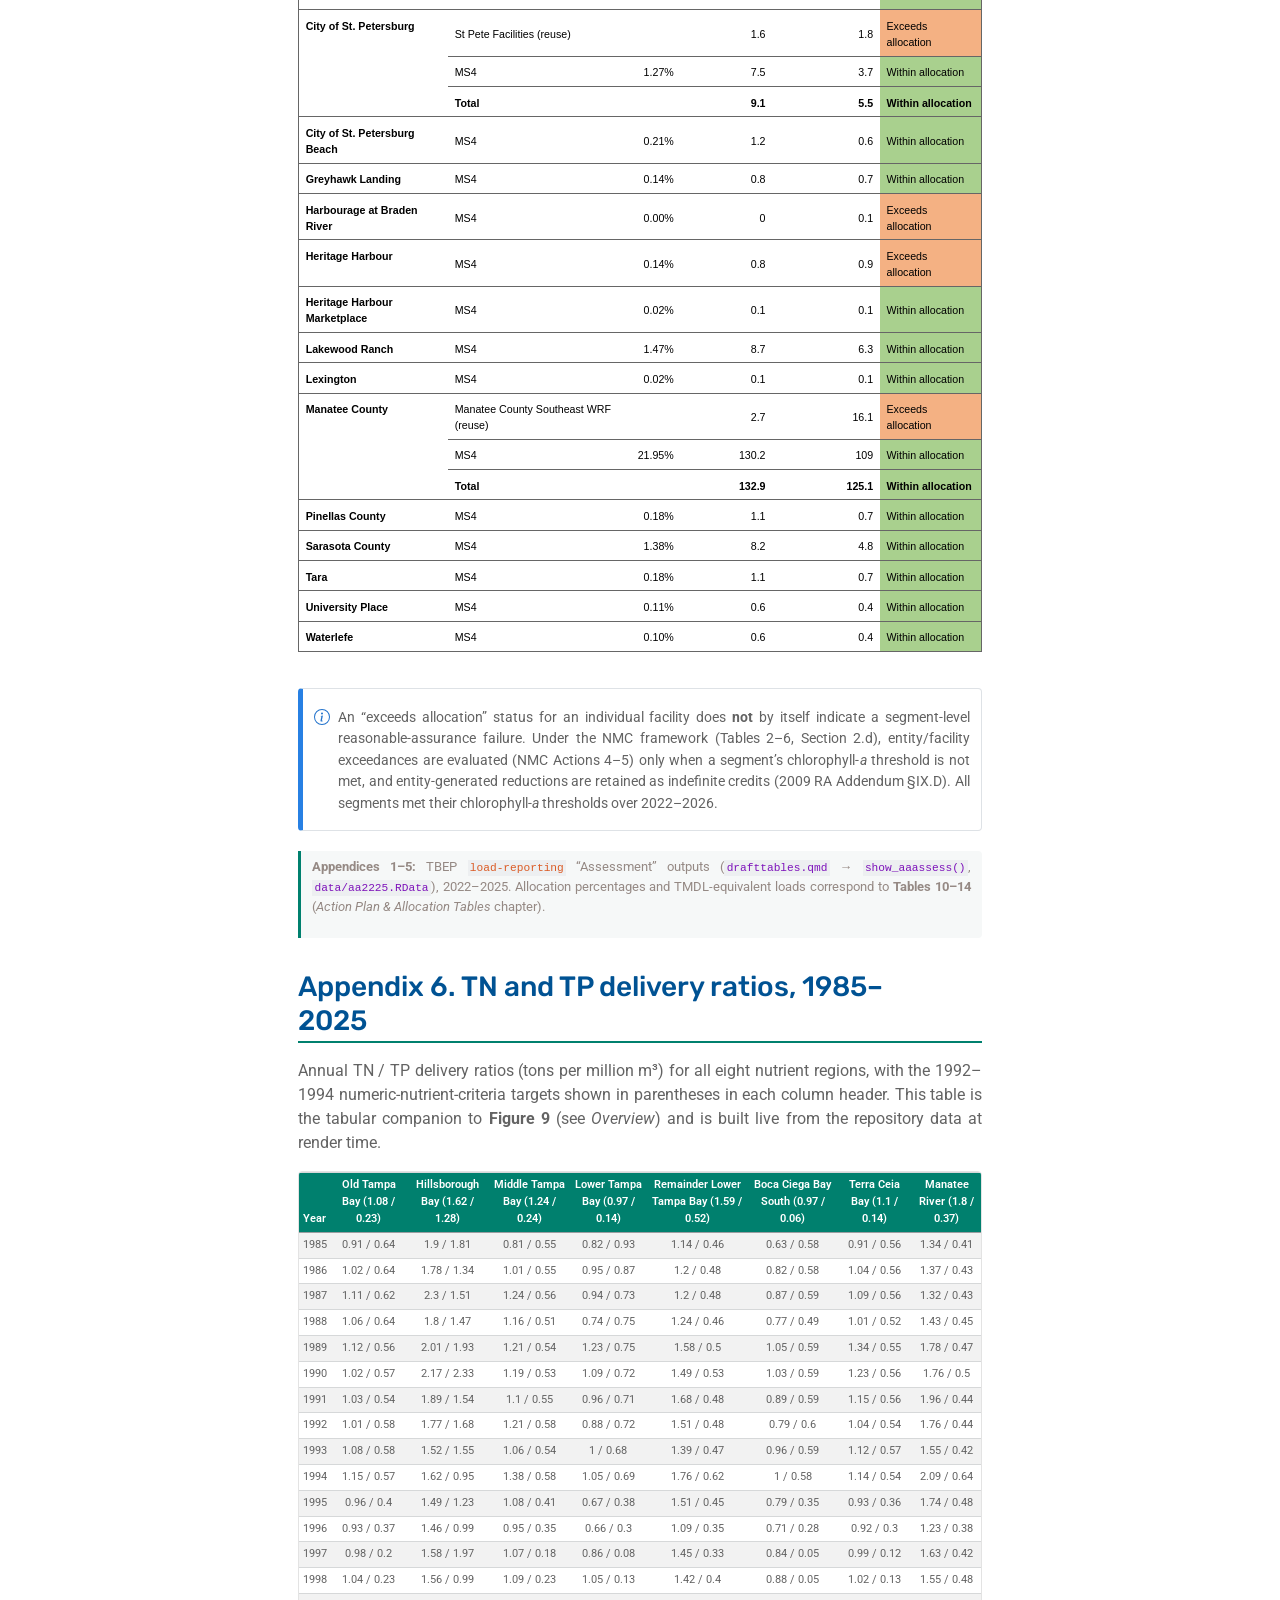
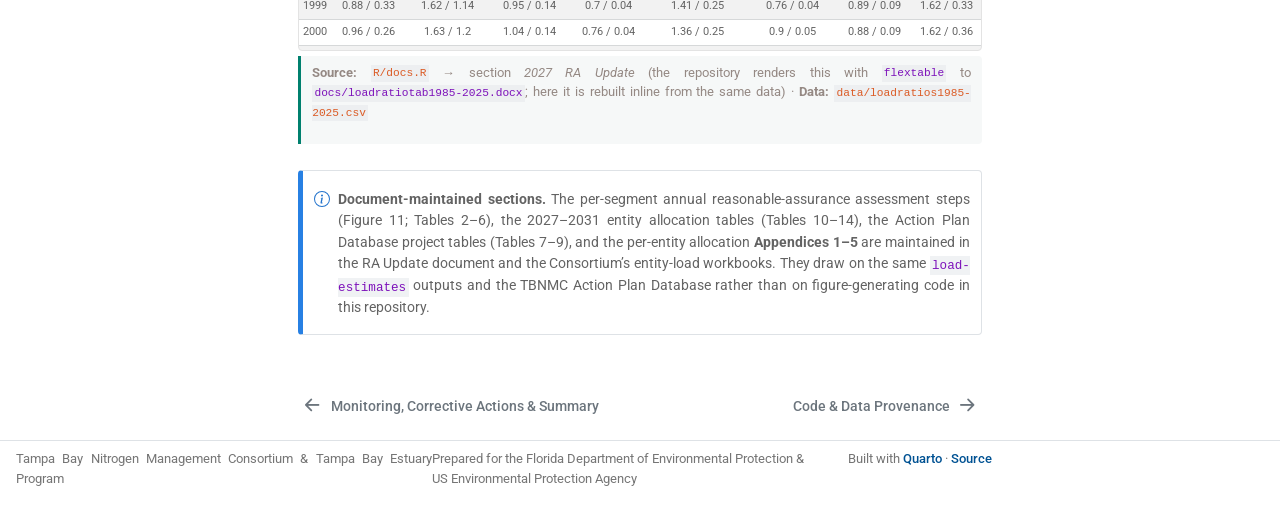
<file: docs/appendices.html>
<!DOCTYPE html>
<html xmlns="http://www.w3.org/1999/xhtml" lang="en" xml:lang="en"><head>

<meta charset="utf-8">
<meta name="generator" content="quarto-1.9.36">

<meta name="viewport" content="width=device-width, initial-scale=1.0, user-scalable=yes">


<title>Appendices 1–6: Entity Load &amp; Bay Segment NNC Assessments – 2027 Reasonable Assurance Update</title>
<style>
/* Default styles provided by pandoc.
** See https://pandoc.org/MANUAL.html#variables-for-html for config info.
*/
code{white-space: pre-wrap;}
span.smallcaps{font-variant: small-caps;}
div.columns{display: flex; gap: min(4vw, 1.5em);}
div.column{flex: auto; overflow-x: auto;}
div.hanging-indent{margin-left: 1.5em; text-indent: -1.5em;}
ul.task-list{list-style: none;}
ul.task-list li input[type="checkbox"] {
  width: 0.8em;
  margin: 0 0.8em 0.2em -1em; /* quarto-specific, see https://github.com/quarto-dev/quarto-cli/issues/4556 */ 
  vertical-align: middle;
}
</style>


<script src="site_libs/quarto-nav/quarto-nav.js"></script>
<script src="site_libs/quarto-nav/headroom.min.js"></script>
<script src="site_libs/clipboard/clipboard.min.js"></script>
<script src="site_libs/quarto-search/autocomplete.umd.js"></script>
<script src="site_libs/quarto-search/fuse.min.js"></script>
<script src="site_libs/quarto-search/quarto-search.js"></script>
<meta name="quarto:offset" content="./">
<link href="./provenance.html" rel="next">
<link href="./summary.html" rel="prev">
<script src="site_libs/quarto-html/quarto.js" type="module"></script>
<script src="site_libs/quarto-html/tabsets/tabsets.js" type="module"></script>
<script src="site_libs/quarto-html/popper.min.js"></script>
<script src="site_libs/quarto-html/tippy.umd.min.js"></script>
<script src="site_libs/quarto-html/anchor.min.js"></script>
<link href="site_libs/quarto-html/tippy.css" rel="stylesheet">
<link href="site_libs/quarto-html/quarto-syntax-highlighting-845c23b38eaddc0f92fda52bfe77a8c8.css" rel="stylesheet" id="quarto-text-highlighting-styles">
<script src="site_libs/bootstrap/bootstrap.min.js"></script>
<link href="site_libs/bootstrap/bootstrap-icons.css" rel="stylesheet">
<link href="site_libs/bootstrap/bootstrap-69bb6b5985513bbafda26faf5162554c.min.css" rel="stylesheet" append-hash="true" id="quarto-bootstrap" data-mode="light">
<script id="quarto-search-options" type="application/json">{
  "location": "sidebar",
  "copy-button": false,
  "collapse-after": 3,
  "panel-placement": "start",
  "type": "textbox",
  "limit": 50,
  "keyboard-shortcut": [
    "f",
    "/",
    "s"
  ],
  "show-item-context": false,
  "language": {
    "search-no-results-text": "No results",
    "search-matching-documents-text": "matching documents",
    "search-copy-link-title": "Copy link to search",
    "search-hide-matches-text": "Hide additional matches",
    "search-more-match-text": "more match in this document",
    "search-more-matches-text": "more matches in this document",
    "search-clear-button-title": "Clear",
    "search-text-placeholder": "",
    "search-detached-cancel-button-title": "Cancel",
    "search-submit-button-title": "Submit",
    "search-label": "Search"
  }
}</script>
<link href="site_libs/tabwid-1.1.3/tabwid.css" rel="stylesheet">

<script src="site_libs/tabwid-1.1.3/tabwid.js"></script>



<link rel="stylesheet" href="styles.css">
</head>

<body class="nav-sidebar floating quarto-light">

<div id="quarto-search-results"></div>
  <header id="quarto-header" class="headroom fixed-top">
  <nav class="quarto-secondary-nav">
    <div class="container-fluid d-flex">
      <button type="button" class="quarto-btn-toggle btn" data-bs-toggle="collapse" role="button" data-bs-target=".quarto-sidebar-collapse-item" aria-controls="quarto-sidebar" aria-expanded="false" aria-label="Toggle sidebar navigation" onclick="if (window.quartoToggleHeadroom) { window.quartoToggleHeadroom(); }">
        <i class="bi bi-layout-text-sidebar-reverse"></i>
      </button>
        <nav class="quarto-page-breadcrumbs" aria-label="breadcrumb"><ol class="breadcrumb"><li class="breadcrumb-item"><a href="./appendices.html"><span class="chapter-title">Appendices 1–6: Entity Load &amp; Bay Segment NNC Assessments</span></a></li></ol></nav>
        <a class="flex-grow-1" role="navigation" data-bs-toggle="collapse" data-bs-target=".quarto-sidebar-collapse-item" aria-controls="quarto-sidebar" aria-expanded="false" aria-label="Toggle sidebar navigation" onclick="if (window.quartoToggleHeadroom) { window.quartoToggleHeadroom(); }">      
        </a>
      <button type="button" class="btn quarto-search-button" aria-label="Search" onclick="window.quartoOpenSearch();">
        <i class="bi bi-search"></i>
      </button>
    </div>
  </nav>
</header>
<!-- content -->
<div id="quarto-content" class="quarto-container page-columns page-rows-contents page-layout-article">
<!-- sidebar -->
  <nav id="quarto-sidebar" class="sidebar collapse collapse-horizontal quarto-sidebar-collapse-item sidebar-navigation floating overflow-auto">
    <div class="pt-lg-2 mt-2 text-left sidebar-header">
    <div class="sidebar-title mb-0 py-0">
      <a href="./">2027 Reasonable Assurance Update</a> 
        <div class="sidebar-tools-main">
    <a href="https://github.com/tbep-tech/reasonable-assurance-analysis" title="Source Code" class="quarto-navigation-tool px-1" aria-label="Source Code"><i class="bi bi-github"></i></a>
  <a href="" class="quarto-reader-toggle quarto-navigation-tool px-1" onclick="window.quartoToggleReader(); return false;" title="Toggle reader mode">
  <div class="quarto-reader-toggle-btn">
  <i class="bi"></i>
  </div>
</a>
</div>
    </div>
      </div>
        <div class="mt-2 flex-shrink-0 align-items-center">
        <div class="sidebar-search">
        <div id="quarto-search" class="" title="Search"></div>
        </div>
        </div>
    <div class="sidebar-menu-container"> 
    <ul class="list-unstyled mt-1">
        <li class="sidebar-item">
  <div class="sidebar-item-container"> 
  <a href="./index.html" class="sidebar-item-text sidebar-link"><span class="chapter-title">2027 Tampa Bay Reasonable Assurance Plan Update</span></a>
  </div>
</li>
        <li class="sidebar-item">
  <div class="sidebar-item-container"> 
  <a href="./overview.html" class="sidebar-item-text sidebar-link"><span class="chapter-title">Reaonable Assurance Plan Update Overview</span></a>
  </div>
</li>
        <li class="sidebar-item">
  <div class="sidebar-item-container"> 
  <a href="./tables.html" class="sidebar-item-text sidebar-link"><span class="chapter-title">Action Plan &amp; Allocation Tables</span></a>
  </div>
</li>
        <li class="sidebar-item">
  <div class="sidebar-item-container"> 
  <a href="./summary.html" class="sidebar-item-text sidebar-link"><span class="chapter-title">Monitoring, Corrective Actions &amp; Summary</span></a>
  </div>
</li>
        <li class="sidebar-item">
  <div class="sidebar-item-container"> 
  <a href="./appendices.html" class="sidebar-item-text sidebar-link active"><span class="chapter-title">Appendices 1–6: Entity Load &amp; Bay Segment NNC Assessments</span></a>
  </div>
</li>
        <li class="sidebar-item">
  <div class="sidebar-item-container"> 
  <a href="./provenance.html" class="sidebar-item-text sidebar-link"><span class="chapter-title">Code &amp; Data Provenance</span></a>
  </div>
</li>
    </ul>
    </div>
</nav>
<div id="quarto-sidebar-glass" class="quarto-sidebar-collapse-item" data-bs-toggle="collapse" data-bs-target=".quarto-sidebar-collapse-item"></div>
<!-- margin-sidebar -->
    <div id="quarto-margin-sidebar" class="sidebar margin-sidebar">
        <nav id="TOC" role="doc-toc" class="toc-active">
    <h2 id="toc-title">Table of contents</h2>
   
  <ul>
  <li><a href="#sec-app1" id="toc-sec-app1" class="nav-link active" data-scroll-target="#sec-app1">Appendix 1. Old Tampa Bay allocation assessment, 2022–2025</a></li>
  <li><a href="#sec-app2" id="toc-sec-app2" class="nav-link" data-scroll-target="#sec-app2">Appendix 2. Hillsborough Bay allocation assessment, 2022–2025</a></li>
  <li><a href="#sec-app3" id="toc-sec-app3" class="nav-link" data-scroll-target="#sec-app3">Appendix 3. Middle Tampa Bay allocation assessment, 2022–2025</a></li>
  <li><a href="#sec-app4" id="toc-sec-app4" class="nav-link" data-scroll-target="#sec-app4">Appendix 4. Lower Tampa Bay allocation assessment, 2022–2025</a></li>
  <li><a href="#sec-app5" id="toc-sec-app5" class="nav-link" data-scroll-target="#sec-app5">Appendix 5. Remainder of Lower Tampa Bay allocation assessment, 2022–2025</a></li>
  <li><a href="#appendix-6.-tn-and-tp-delivery-ratios-19852025" id="toc-appendix-6.-tn-and-tp-delivery-ratios-19852025" class="nav-link" data-scroll-target="#appendix-6.-tn-and-tp-delivery-ratios-19852025">Appendix 6. TN and TP delivery ratios, 1985–2025</a></li>
  </ul>
<div class="toc-actions"><ul><li><a href="https://github.com/tbep-tech/reasonable-assurance-analysis/blob/main/appendices.qmd" class="toc-action"><i class="bi bi-github"></i>View source</a></li><li><a href="https://github.com/tbep-tech/reasonable-assurance-analysis/issues/new" class="toc-action"><i class="bi empty"></i>Report an issue</a></li></ul></div></nav>
    </div>
<!-- main -->
<main class="content" id="quarto-document-content">

<header id="title-block-header" class="quarto-title-block default">
<div class="quarto-title">
<h1 class="title"><span class="chapter-title">Appendices 1–6: Entity Load &amp; Bay Segment NNC Assessments</span></h1>
</div>



<div class="quarto-title-meta">

    
  
    
  </div>
  


</header>


<p>Appendices 1–5 present the per-entity, per-facility allocation assessment for each bay segment over the 2022–2025 Reasonable Assurance period. For each entity the table lists the facility (point-source discharge or MS4), its allocation (percent of remaining load, where applicable, and TMDL-equivalent tons/yr), and the mean annual <strong>effective load</strong> over 2022–2025, with an allocation status. Each table is rendered natively from a per-segment CSV in <code>data/</code>.</p>
<div class="callout callout-style-simple callout-note">
<div class="callout-body d-flex">
<div class="callout-icon-container">
<i class="callout-icon"></i>
</div>
<div class="callout-body-container">
<p><strong>Source.</strong> These are the “Assessment” tables generated by the TBEP <a href="https://github.com/tbep-tech/load-reporting"><code>load-reporting</code></a> pipeline (<code>show_aaassess()</code>, from <code>data/aa2225.RData</code>) — the same tables published at <a href="https://loads.tbep.org/drafttables.html" class="uri">https://loads.tbep.org/drafttables.html</a> — covering <strong>2022–2025</strong>. A facility whose effective load is at or below its allocated tons is <em>within allocation</em>; one above is flagged <em>exceeds allocation</em>. Per entity, the <strong>Total</strong> row compares the entity’s combined effective load to its combined allocation.</p>
</div>
</div>
</div>
<section id="sec-app1" class="level2">
<h2 class="anchored" data-anchor-id="sec-app1">Appendix 1. Old Tampa Bay allocation assessment, 2022–2025</h2>
<p>Segment TMDL: <strong>486 tons/yr</strong>. Allocation shown as percent of remaining load (MS4 / nonpoint) and TMDL-equivalent tons/yr; effective load is the mean annual hydrologically-normalized TN load, 2022–2025, in tons/yr.</p>
<div class="cell">
<div class="cell-output-display">
<div class="tabwid"><style>.cl-5a838aa4{table-layout:auto;width:100%;}.cl-5a7a6a46{font-family:'Arial';font-size:8pt;font-weight:normal;font-style:normal;text-decoration:none;color:rgba(0, 0, 0, 1.00);background-color:transparent;}.cl-5a7a6a64{font-family:'Arial';font-size:8pt;font-weight:bold;font-style:normal;text-decoration:none;color:rgba(0, 0, 0, 1.00);background-color:transparent;}.cl-5a7e442c{margin:0;text-align:left;border-bottom: 0 solid rgba(0, 0, 0, 1.00);border-top: 0 solid rgba(0, 0, 0, 1.00);border-left: 0 solid rgba(0, 0, 0, 1.00);border-right: 0 solid rgba(0, 0, 0, 1.00);padding-bottom:5pt;padding-top:5pt;padding-left:5pt;padding-right:5pt;line-height: 1;background-color:transparent;}.cl-5a7e4436{margin:0;text-align:right;border-bottom: 0 solid rgba(0, 0, 0, 1.00);border-top: 0 solid rgba(0, 0, 0, 1.00);border-left: 0 solid rgba(0, 0, 0, 1.00);border-right: 0 solid rgba(0, 0, 0, 1.00);padding-bottom:5pt;padding-top:5pt;padding-left:5pt;padding-right:5pt;line-height: 1;background-color:transparent;}.cl-5a7e4440{margin:0;text-align:left;border-bottom: 0 solid rgba(0, 0, 0, 1.00);border-top: 0 solid rgba(0, 0, 0, 1.00);border-left: 0 solid rgba(0, 0, 0, 1.00);border-right: 0 solid rgba(0, 0, 0, 1.00);padding-bottom:5pt;padding-top:5pt;padding-left:5pt;padding-right:5pt;line-height: 1;background-color:transparent;}.cl-5a7e6a60{background-color:rgba(189, 215, 238, 1.00);vertical-align: middle;border-bottom: 1pt solid rgba(102, 102, 102, 1.00);border-top: 1pt solid rgba(102, 102, 102, 1.00);border-left: 1pt solid rgba(102, 102, 102, 1.00);border-right: 0 solid rgba(0, 0, 0, 1.00);margin-bottom:0;margin-top:0;margin-left:0;margin-right:0;}.cl-5a7e6a61{background-color:rgba(189, 215, 238, 1.00);vertical-align: middle;border-bottom: 1pt solid rgba(102, 102, 102, 1.00);border-top: 1pt solid rgba(102, 102, 102, 1.00);border-left: 0 solid rgba(0, 0, 0, 1.00);border-right: 0 solid rgba(0, 0, 0, 1.00);margin-bottom:0;margin-top:0;margin-left:0;margin-right:0;}.cl-5a7e6a6a{background-color:rgba(189, 215, 238, 1.00);vertical-align: middle;border-bottom: 1pt solid rgba(102, 102, 102, 1.00);border-top: 1pt solid rgba(102, 102, 102, 1.00);border-left: 0 solid rgba(0, 0, 0, 1.00);border-right: 0 solid rgba(0, 0, 0, 1.00);margin-bottom:0;margin-top:0;margin-left:0;margin-right:0;}.cl-5a7e6a6b{background-color:rgba(189, 215, 238, 1.00);vertical-align: middle;border-bottom: 1pt solid rgba(102, 102, 102, 1.00);border-top: 1pt solid rgba(102, 102, 102, 1.00);border-left: 0 solid rgba(0, 0, 0, 1.00);border-right: 1pt solid rgba(102, 102, 102, 1.00);margin-bottom:0;margin-top:0;margin-left:0;margin-right:0;}.cl-5a7e6a6c{background-color:transparent;vertical-align: top;border-bottom: 1pt solid rgba(102, 102, 102, 1.00);border-top: 0 solid rgba(0, 0, 0, 1.00);border-left: 1pt solid rgba(102, 102, 102, 1.00);border-right: 0 solid rgba(0, 0, 0, 1.00);margin-bottom:0;margin-top:0;margin-left:0;margin-right:0;}.cl-5a7e6a6d{background-color:transparent;vertical-align: middle;border-bottom: 1pt solid rgba(102, 102, 102, 1.00);border-top: 0 solid rgba(0, 0, 0, 1.00);border-left: 0 solid rgba(0, 0, 0, 1.00);border-right: 0 solid rgba(0, 0, 0, 1.00);margin-bottom:0;margin-top:0;margin-left:0;margin-right:0;}.cl-5a7e6a74{background-color:transparent;vertical-align: middle;border-bottom: 1pt solid rgba(102, 102, 102, 1.00);border-top: 0 solid rgba(0, 0, 0, 1.00);border-left: 0 solid rgba(0, 0, 0, 1.00);border-right: 0 solid rgba(0, 0, 0, 1.00);margin-bottom:0;margin-top:0;margin-left:0;margin-right:0;}.cl-5a7e6a75{background-color:rgba(169, 208, 142, 1.00);vertical-align: middle;border-bottom: 1pt solid rgba(102, 102, 102, 1.00);border-top: 0 solid rgba(0, 0, 0, 1.00);border-left: 0 solid rgba(0, 0, 0, 1.00);border-right: 1pt solid rgba(102, 102, 102, 1.00);margin-bottom:0;margin-top:0;margin-left:0;margin-right:0;}.cl-5a7e6a76{background-color:transparent;vertical-align: top;border-bottom: 1pt solid rgba(102, 102, 102, 1.00);border-top: 1pt solid rgba(102, 102, 102, 1.00);border-left: 1pt solid rgba(102, 102, 102, 1.00);border-right: 0 solid rgba(0, 0, 0, 1.00);margin-bottom:0;margin-top:0;margin-left:0;margin-right:0;}.cl-5a7e6a7e{background-color:transparent;vertical-align: middle;border-bottom: 1pt solid rgba(102, 102, 102, 1.00);border-top: 1pt solid rgba(102, 102, 102, 1.00);border-left: 0 solid rgba(0, 0, 0, 1.00);border-right: 0 solid rgba(0, 0, 0, 1.00);margin-bottom:0;margin-top:0;margin-left:0;margin-right:0;}.cl-5a7e6a7f{background-color:transparent;vertical-align: middle;border-bottom: 1pt solid rgba(102, 102, 102, 1.00);border-top: 1pt solid rgba(102, 102, 102, 1.00);border-left: 0 solid rgba(0, 0, 0, 1.00);border-right: 0 solid rgba(0, 0, 0, 1.00);margin-bottom:0;margin-top:0;margin-left:0;margin-right:0;}.cl-5a7e6a80{background-color:rgba(169, 208, 142, 1.00);vertical-align: middle;border-bottom: 1pt solid rgba(102, 102, 102, 1.00);border-top: 1pt solid rgba(102, 102, 102, 1.00);border-left: 0 solid rgba(0, 0, 0, 1.00);border-right: 1pt solid rgba(102, 102, 102, 1.00);margin-bottom:0;margin-top:0;margin-left:0;margin-right:0;}.cl-5a7e6a81{background-color:rgba(244, 177, 131, 1.00);vertical-align: middle;border-bottom: 1pt solid rgba(102, 102, 102, 1.00);border-top: 1pt solid rgba(102, 102, 102, 1.00);border-left: 0 solid rgba(0, 0, 0, 1.00);border-right: 1pt solid rgba(102, 102, 102, 1.00);margin-bottom:0;margin-top:0;margin-left:0;margin-right:0;}</style><table data-quarto-disable-processing="true" class="cl-5a838aa4"><thead><tr style="overflow-wrap:break-word;"><th class="cl-5a7e6a60"><p class="cl-5a7e442c"><span class="cl-5a7a6a46">Entity</span></p></th><th class="cl-5a7e6a61"><p class="cl-5a7e442c"><span class="cl-5a7a6a46">Facility</span></p></th><th class="cl-5a7e6a6a"><p class="cl-5a7e4436"><span class="cl-5a7a6a46">Alloc. %</span></p></th><th class="cl-5a7e6a6a"><p class="cl-5a7e4436"><span class="cl-5a7a6a46">Allocated (tons/yr)</span></p></th><th class="cl-5a7e6a6a"><p class="cl-5a7e4436"><span class="cl-5a7a6a46">Effective load (tons/yr)</span></p></th><th class="cl-5a7e6a6b"><p class="cl-5a7e442c"><span class="cl-5a7a6a46">Status</span></p></th></tr></thead><tbody><tr style="overflow-wrap:break-word;"><td class="cl-5a7e6a6c"><p class="cl-5a7e4440"><span class="cl-5a7a6a64">Cheval West</span></p></td><td class="cl-5a7e6a6d"><p class="cl-5a7e442c"><span class="cl-5a7a6a46">MS4</span></p></td><td class="cl-5a7e6a74"><p class="cl-5a7e4436"><span class="cl-5a7a6a46">0.18%</span></p></td><td class="cl-5a7e6a74"><p class="cl-5a7e4436"><span class="cl-5a7a6a46">0.7</span></p></td><td class="cl-5a7e6a74"><p class="cl-5a7e4436"><span class="cl-5a7a6a46">0.4</span></p></td><td class="cl-5a7e6a75"><p class="cl-5a7e442c"><span class="cl-5a7a6a46">Within allocation</span></p></td></tr><tr style="overflow-wrap:break-word;"><td rowspan="6" class="cl-5a7e6a76"><p class="cl-5a7e4440"><span class="cl-5a7a6a64">City of Clearwater</span></p></td><td class="cl-5a7e6a7e"><p class="cl-5a7e442c"><span class="cl-5a7a6a46">City of Clearwater East AWWTF (end of pipe)</span></p></td><td class="cl-5a7e6a7f"><p class="cl-5a7e4436"><span class="cl-5a7a6a46"></span></p></td><td class="cl-5a7e6a7f"><p class="cl-5a7e4436"><span class="cl-5a7a6a46">9.3</span></p></td><td class="cl-5a7e6a7f"><p class="cl-5a7e4436"><span class="cl-5a7a6a46">6.3</span></p></td><td class="cl-5a7e6a80"><p class="cl-5a7e442c"><span class="cl-5a7a6a46">Within allocation</span></p></td></tr><tr style="overflow-wrap:break-word;"><td class="cl-5a7e6a7e"><p class="cl-5a7e442c"><span class="cl-5a7a6a46">City of Clearwater Northeast AWWTF (end of pipe)</span></p></td><td class="cl-5a7e6a7f"><p class="cl-5a7e4436"><span class="cl-5a7a6a46"></span></p></td><td class="cl-5a7e6a7f"><p class="cl-5a7e4436"><span class="cl-5a7a6a46">16.6</span></p></td><td class="cl-5a7e6a7f"><p class="cl-5a7e4436"><span class="cl-5a7a6a46">5.6</span></p></td><td class="cl-5a7e6a80"><p class="cl-5a7e442c"><span class="cl-5a7a6a46">Within allocation</span></p></td></tr><tr style="overflow-wrap:break-word;"><td class="cl-5a7e6a7e"><p class="cl-5a7e442c"><span class="cl-5a7a6a46">City of Clearwater East AWWTF (reuse)</span></p></td><td class="cl-5a7e6a7f"><p class="cl-5a7e4436"><span class="cl-5a7a6a46"></span></p></td><td class="cl-5a7e6a7f"><p class="cl-5a7e4436"><span class="cl-5a7a6a46">0.1</span></p></td><td class="cl-5a7e6a7f"><p class="cl-5a7e4436"><span class="cl-5a7a6a46">0.3</span></p></td><td class="cl-5a7e6a81"><p class="cl-5a7e442c"><span class="cl-5a7a6a46">Exceeds allocation</span></p></td></tr><tr style="overflow-wrap:break-word;"><td class="cl-5a7e6a7e"><p class="cl-5a7e442c"><span class="cl-5a7a6a46">City of Clearwater Northeast AWWTF (reuse)</span></p></td><td class="cl-5a7e6a7f"><p class="cl-5a7e4436"><span class="cl-5a7a6a46"></span></p></td><td class="cl-5a7e6a7f"><p class="cl-5a7e4436"><span class="cl-5a7a6a46">1.1</span></p></td><td class="cl-5a7e6a7f"><p class="cl-5a7e4436"><span class="cl-5a7a6a46">1.2</span></p></td><td class="cl-5a7e6a81"><p class="cl-5a7e442c"><span class="cl-5a7a6a46">Exceeds allocation</span></p></td></tr><tr style="overflow-wrap:break-word;"><td class="cl-5a7e6a7e"><p class="cl-5a7e442c"><span class="cl-5a7a6a46">MS4</span></p></td><td class="cl-5a7e6a7f"><p class="cl-5a7e4436"><span class="cl-5a7a6a46">2.71%</span></p></td><td class="cl-5a7e6a7f"><p class="cl-5a7e4436"><span class="cl-5a7a6a46">10.6</span></p></td><td class="cl-5a7e6a7f"><p class="cl-5a7e4436"><span class="cl-5a7a6a46">8.6</span></p></td><td class="cl-5a7e6a80"><p class="cl-5a7e442c"><span class="cl-5a7a6a46">Within allocation</span></p></td></tr><tr style="overflow-wrap:break-word;"><td class="cl-5a7e6a7e"><p class="cl-5a7e442c"><span class="cl-5a7a6a64">Total</span></p></td><td class="cl-5a7e6a7f"><p class="cl-5a7e4436"><span class="cl-5a7a6a64"></span></p></td><td class="cl-5a7e6a7f"><p class="cl-5a7e4436"><span class="cl-5a7a6a64">37.6</span></p></td><td class="cl-5a7e6a7f"><p class="cl-5a7e4436"><span class="cl-5a7a6a64">22</span></p></td><td class="cl-5a7e6a80"><p class="cl-5a7e442c"><span class="cl-5a7a6a64">Within allocation</span></p></td></tr><tr style="overflow-wrap:break-word;"><td rowspan="4" class="cl-5a7e6a76"><p class="cl-5a7e4440"><span class="cl-5a7a6a64">City of Largo</span></p></td><td class="cl-5a7e6a7e"><p class="cl-5a7e442c"><span class="cl-5a7a6a46">City of Largo (end of pipe)</span></p></td><td class="cl-5a7e6a7f"><p class="cl-5a7e4436"><span class="cl-5a7a6a46"></span></p></td><td class="cl-5a7e6a7f"><p class="cl-5a7e4436"><span class="cl-5a7a6a46">16.4</span></p></td><td class="cl-5a7e6a7f"><p class="cl-5a7e4436"><span class="cl-5a7a6a46">15.6</span></p></td><td class="cl-5a7e6a80"><p class="cl-5a7e442c"><span class="cl-5a7a6a46">Within allocation</span></p></td></tr><tr style="overflow-wrap:break-word;"><td class="cl-5a7e6a7e"><p class="cl-5a7e442c"><span class="cl-5a7a6a46">City of Largo (reuse)</span></p></td><td class="cl-5a7e6a7f"><p class="cl-5a7e4436"><span class="cl-5a7a6a46"></span></p></td><td class="cl-5a7e6a7f"><p class="cl-5a7e4436"><span class="cl-5a7a6a46">2.6</span></p></td><td class="cl-5a7e6a7f"><p class="cl-5a7e4436"><span class="cl-5a7a6a46">1.2</span></p></td><td class="cl-5a7e6a80"><p class="cl-5a7e442c"><span class="cl-5a7a6a46">Within allocation</span></p></td></tr><tr style="overflow-wrap:break-word;"><td class="cl-5a7e6a7e"><p class="cl-5a7e442c"><span class="cl-5a7a6a46">MS4</span></p></td><td class="cl-5a7e6a7f"><p class="cl-5a7e4436"><span class="cl-5a7a6a46">1.40%</span></p></td><td class="cl-5a7e6a7f"><p class="cl-5a7e4436"><span class="cl-5a7a6a46">5.5</span></p></td><td class="cl-5a7e6a7f"><p class="cl-5a7e4436"><span class="cl-5a7a6a46">4.5</span></p></td><td class="cl-5a7e6a80"><p class="cl-5a7e442c"><span class="cl-5a7a6a46">Within allocation</span></p></td></tr><tr style="overflow-wrap:break-word;"><td class="cl-5a7e6a7e"><p class="cl-5a7e442c"><span class="cl-5a7a6a64">Total</span></p></td><td class="cl-5a7e6a7f"><p class="cl-5a7e4436"><span class="cl-5a7a6a64"></span></p></td><td class="cl-5a7e6a7f"><p class="cl-5a7e4436"><span class="cl-5a7a6a64">24.5</span></p></td><td class="cl-5a7e6a7f"><p class="cl-5a7e4436"><span class="cl-5a7a6a64">21.3</span></p></td><td class="cl-5a7e6a80"><p class="cl-5a7e442c"><span class="cl-5a7a6a64">Within allocation</span></p></td></tr><tr style="overflow-wrap:break-word;"><td rowspan="4" class="cl-5a7e6a76"><p class="cl-5a7e4440"><span class="cl-5a7a6a64">City of Oldsmar</span></p></td><td class="cl-5a7e6a7e"><p class="cl-5a7e442c"><span class="cl-5a7a6a46">City of Oldsmar WRF (end of pipe)</span></p></td><td class="cl-5a7e6a7f"><p class="cl-5a7e4436"><span class="cl-5a7a6a46"></span></p></td><td class="cl-5a7e6a7f"><p class="cl-5a7e4436"><span class="cl-5a7a6a46">2.7</span></p></td><td class="cl-5a7e6a7f"><p class="cl-5a7e4436"><span class="cl-5a7a6a46">0.3</span></p></td><td class="cl-5a7e6a80"><p class="cl-5a7e442c"><span class="cl-5a7a6a46">Within allocation</span></p></td></tr><tr style="overflow-wrap:break-word;"><td class="cl-5a7e6a7e"><p class="cl-5a7e442c"><span class="cl-5a7a6a46">City of Oldsmar WRF (reuse)</span></p></td><td class="cl-5a7e6a7f"><p class="cl-5a7e4436"><span class="cl-5a7a6a46"></span></p></td><td class="cl-5a7e6a7f"><p class="cl-5a7e4436"><span class="cl-5a7a6a46">0.5</span></p></td><td class="cl-5a7e6a7f"><p class="cl-5a7e4436"><span class="cl-5a7a6a46">0.3</span></p></td><td class="cl-5a7e6a80"><p class="cl-5a7e442c"><span class="cl-5a7a6a46">Within allocation</span></p></td></tr><tr style="overflow-wrap:break-word;"><td class="cl-5a7e6a7e"><p class="cl-5a7e442c"><span class="cl-5a7a6a46">MS4</span></p></td><td class="cl-5a7e6a7f"><p class="cl-5a7e4436"><span class="cl-5a7a6a46">1.38%</span></p></td><td class="cl-5a7e6a7f"><p class="cl-5a7e4436"><span class="cl-5a7a6a46">5.4</span></p></td><td class="cl-5a7e6a7f"><p class="cl-5a7e4436"><span class="cl-5a7a6a46">4.5</span></p></td><td class="cl-5a7e6a80"><p class="cl-5a7e442c"><span class="cl-5a7a6a46">Within allocation</span></p></td></tr><tr style="overflow-wrap:break-word;"><td class="cl-5a7e6a7e"><p class="cl-5a7e442c"><span class="cl-5a7a6a64">Total</span></p></td><td class="cl-5a7e6a7f"><p class="cl-5a7e4436"><span class="cl-5a7a6a64"></span></p></td><td class="cl-5a7e6a7f"><p class="cl-5a7e4436"><span class="cl-5a7a6a64">8.6</span></p></td><td class="cl-5a7e6a7f"><p class="cl-5a7e4436"><span class="cl-5a7a6a64">5.2</span></p></td><td class="cl-5a7e6a80"><p class="cl-5a7e442c"><span class="cl-5a7a6a64">Within allocation</span></p></td></tr><tr style="overflow-wrap:break-word;"><td class="cl-5a7e6a76"><p class="cl-5a7e4440"><span class="cl-5a7a6a64">City of Pinellas Park</span></p></td><td class="cl-5a7e6a7e"><p class="cl-5a7e442c"><span class="cl-5a7a6a46">MS4</span></p></td><td class="cl-5a7e6a7f"><p class="cl-5a7e4436"><span class="cl-5a7a6a46">1.01%</span></p></td><td class="cl-5a7e6a7f"><p class="cl-5a7e4436"><span class="cl-5a7a6a46">4</span></p></td><td class="cl-5a7e6a7f"><p class="cl-5a7e4436"><span class="cl-5a7a6a46">3.5</span></p></td><td class="cl-5a7e6a80"><p class="cl-5a7e442c"><span class="cl-5a7a6a46">Within allocation</span></p></td></tr><tr style="overflow-wrap:break-word;"><td class="cl-5a7e6a76"><p class="cl-5a7e4440"><span class="cl-5a7a6a64">City of Safety Harbor</span></p></td><td class="cl-5a7e6a7e"><p class="cl-5a7e442c"><span class="cl-5a7a6a46">MS4</span></p></td><td class="cl-5a7e6a7f"><p class="cl-5a7e4436"><span class="cl-5a7a6a46">1.27%</span></p></td><td class="cl-5a7e6a7f"><p class="cl-5a7e4436"><span class="cl-5a7a6a46">5</span></p></td><td class="cl-5a7e6a7f"><p class="cl-5a7e4436"><span class="cl-5a7a6a46">4.2</span></p></td><td class="cl-5a7e6a80"><p class="cl-5a7e442c"><span class="cl-5a7a6a46">Within allocation</span></p></td></tr><tr style="overflow-wrap:break-word;"><td rowspan="3" class="cl-5a7e6a76"><p class="cl-5a7e4440"><span class="cl-5a7a6a64">City of St. Petersburg</span></p></td><td class="cl-5a7e6a7e"><p class="cl-5a7e442c"><span class="cl-5a7a6a46">St Pete Facilities (reuse)</span></p></td><td class="cl-5a7e6a7f"><p class="cl-5a7e4436"><span class="cl-5a7a6a46"></span></p></td><td class="cl-5a7e6a7f"><p class="cl-5a7e4436"><span class="cl-5a7a6a46">4.7</span></p></td><td class="cl-5a7e6a7f"><p class="cl-5a7e4436"><span class="cl-5a7a6a46">5.2</span></p></td><td class="cl-5a7e6a81"><p class="cl-5a7e442c"><span class="cl-5a7a6a46">Exceeds allocation</span></p></td></tr><tr style="overflow-wrap:break-word;"><td class="cl-5a7e6a7e"><p class="cl-5a7e442c"><span class="cl-5a7a6a46">MS4</span></p></td><td class="cl-5a7e6a7f"><p class="cl-5a7e4436"><span class="cl-5a7a6a46">0.88%</span></p></td><td class="cl-5a7e6a7f"><p class="cl-5a7e4436"><span class="cl-5a7a6a46">3.5</span></p></td><td class="cl-5a7e6a7f"><p class="cl-5a7e4436"><span class="cl-5a7a6a46">3.1</span></p></td><td class="cl-5a7e6a80"><p class="cl-5a7e442c"><span class="cl-5a7a6a46">Within allocation</span></p></td></tr><tr style="overflow-wrap:break-word;"><td class="cl-5a7e6a7e"><p class="cl-5a7e442c"><span class="cl-5a7a6a64">Total</span></p></td><td class="cl-5a7e6a7f"><p class="cl-5a7e4436"><span class="cl-5a7a6a64"></span></p></td><td class="cl-5a7e6a7f"><p class="cl-5a7e4436"><span class="cl-5a7a6a64">8.2</span></p></td><td class="cl-5a7e6a7f"><p class="cl-5a7e4436"><span class="cl-5a7a6a64">8.3</span></p></td><td class="cl-5a7e6a81"><p class="cl-5a7e442c"><span class="cl-5a7a6a64">Exceeds allocation</span></p></td></tr><tr style="overflow-wrap:break-word;"><td class="cl-5a7e6a76"><p class="cl-5a7e4440"><span class="cl-5a7a6a64">City of Tampa</span></p></td><td class="cl-5a7e6a7e"><p class="cl-5a7e442c"><span class="cl-5a7a6a46">MS4</span></p></td><td class="cl-5a7e6a7f"><p class="cl-5a7e4436"><span class="cl-5a7a6a46">5.30%</span></p></td><td class="cl-5a7e6a7f"><p class="cl-5a7e4436"><span class="cl-5a7a6a46">20.8</span></p></td><td class="cl-5a7e6a7f"><p class="cl-5a7e4436"><span class="cl-5a7a6a46">18</span></p></td><td class="cl-5a7e6a80"><p class="cl-5a7e442c"><span class="cl-5a7a6a46">Within allocation</span></p></td></tr><tr style="overflow-wrap:break-word;"><td class="cl-5a7e6a76"><p class="cl-5a7e4440"><span class="cl-5a7a6a64">City of Tarpon Springs</span></p></td><td class="cl-5a7e6a7e"><p class="cl-5a7e442c"><span class="cl-5a7a6a46">MS4</span></p></td><td class="cl-5a7e6a7f"><p class="cl-5a7e4436"><span class="cl-5a7a6a46">0.41%</span></p></td><td class="cl-5a7e6a7f"><p class="cl-5a7e4436"><span class="cl-5a7a6a46">1.6</span></p></td><td class="cl-5a7e6a7f"><p class="cl-5a7e4436"><span class="cl-5a7a6a46">0.5</span></p></td><td class="cl-5a7e6a80"><p class="cl-5a7e442c"><span class="cl-5a7a6a46">Within allocation</span></p></td></tr><tr style="overflow-wrap:break-word;"><td class="cl-5a7e6a76"><p class="cl-5a7e4440"><span class="cl-5a7a6a64">Duke Energy</span></p></td><td class="cl-5a7e6a7e"><p class="cl-5a7e442c"><span class="cl-5a7a6a46">Duke Energy-Bartow Plant</span></p></td><td class="cl-5a7e6a7f"><p class="cl-5a7e4436"><span class="cl-5a7a6a46"></span></p></td><td class="cl-5a7e6a7f"><p class="cl-5a7e4436"><span class="cl-5a7a6a46">3</span></p></td><td class="cl-5a7e6a7f"><p class="cl-5a7e4436"><span class="cl-5a7a6a46">1.8</span></p></td><td class="cl-5a7e6a80"><p class="cl-5a7e442c"><span class="cl-5a7a6a46">Within allocation</span></p></td></tr><tr style="overflow-wrap:break-word;"><td class="cl-5a7e6a76"><p class="cl-5a7e4440"><span class="cl-5a7a6a64">Heritage Harbor</span></p></td><td class="cl-5a7e6a7e"><p class="cl-5a7e442c"><span class="cl-5a7a6a46">MS4</span></p></td><td class="cl-5a7e6a7f"><p class="cl-5a7e4436"><span class="cl-5a7a6a46">0.15%</span></p></td><td class="cl-5a7e6a7f"><p class="cl-5a7e4436"><span class="cl-5a7a6a46">0.6</span></p></td><td class="cl-5a7e6a7f"><p class="cl-5a7e4436"><span class="cl-5a7a6a46">0.3</span></p></td><td class="cl-5a7e6a80"><p class="cl-5a7e442c"><span class="cl-5a7a6a46">Within allocation</span></p></td></tr><tr style="overflow-wrap:break-word;"><td rowspan="9" class="cl-5a7e6a76"><p class="cl-5a7e4440"><span class="cl-5a7a6a64">Hillsborough County</span></p></td><td class="cl-5a7e6a7e"><p class="cl-5a7e442c"><span class="cl-5a7a6a46">Dale Mabry AWTP (end of pipe)</span></p></td><td class="cl-5a7e6a7f"><p class="cl-5a7e4436"><span class="cl-5a7a6a46"></span></p></td><td class="cl-5a7e6a7f"><p class="cl-5a7e4436"><span class="cl-5a7a6a46">7.4</span></p></td><td class="cl-5a7e6a7f"><p class="cl-5a7e4436"><span class="cl-5a7a6a46">0</span></p></td><td class="cl-5a7e6a80"><p class="cl-5a7e442c"><span class="cl-5a7a6a46">Within allocation</span></p></td></tr><tr style="overflow-wrap:break-word;"><td class="cl-5a7e6a7e"><p class="cl-5a7e442c"><span class="cl-5a7a6a46">Northwest Regional WRF (end of pipe)</span></p></td><td class="cl-5a7e6a7f"><p class="cl-5a7e4436"><span class="cl-5a7a6a46"></span></p></td><td class="cl-5a7e6a7f"><p class="cl-5a7e4436"><span class="cl-5a7a6a46">2.9</span></p></td><td class="cl-5a7e6a7f"><p class="cl-5a7e4436"><span class="cl-5a7a6a46">10.9</span></p></td><td class="cl-5a7e6a81"><p class="cl-5a7e442c"><span class="cl-5a7a6a46">Exceeds allocation</span></p></td></tr><tr style="overflow-wrap:break-word;"><td class="cl-5a7e6a7e"><p class="cl-5a7e442c"><span class="cl-5a7a6a46">River Oaks AWWTP (end of pipe)</span></p></td><td class="cl-5a7e6a7f"><p class="cl-5a7e4436"><span class="cl-5a7a6a46"></span></p></td><td class="cl-5a7e6a7f"><p class="cl-5a7e4436"><span class="cl-5a7a6a46">13.4</span></p></td><td class="cl-5a7e6a7f"><p class="cl-5a7e4436"><span class="cl-5a7a6a46">0</span></p></td><td class="cl-5a7e6a80"><p class="cl-5a7e442c"><span class="cl-5a7a6a46">Within allocation</span></p></td></tr><tr style="overflow-wrap:break-word;"><td class="cl-5a7e6a7e"><p class="cl-5a7e442c"><span class="cl-5a7a6a46">Dale Mabry AWTP (reuse)</span></p></td><td class="cl-5a7e6a7f"><p class="cl-5a7e4436"><span class="cl-5a7a6a46"></span></p></td><td class="cl-5a7e6a7f"><p class="cl-5a7e4436"><span class="cl-5a7a6a46">2.8</span></p></td><td class="cl-5a7e6a7f"><p class="cl-5a7e4436"><span class="cl-5a7a6a46">0</span></p></td><td class="cl-5a7e6a80"><p class="cl-5a7e442c"><span class="cl-5a7a6a46">Within allocation</span></p></td></tr><tr style="overflow-wrap:break-word;"><td class="cl-5a7e6a7e"><p class="cl-5a7e442c"><span class="cl-5a7a6a46">Northwest Regional WRF (reuse)</span></p></td><td class="cl-5a7e6a7f"><p class="cl-5a7e4436"><span class="cl-5a7a6a46"></span></p></td><td class="cl-5a7e6a7f"><p class="cl-5a7e4436"><span class="cl-5a7a6a46">5.5</span></p></td><td class="cl-5a7e6a7f"><p class="cl-5a7e4436"><span class="cl-5a7a6a46">7.2</span></p></td><td class="cl-5a7e6a81"><p class="cl-5a7e442c"><span class="cl-5a7a6a46">Exceeds allocation</span></p></td></tr><tr style="overflow-wrap:break-word;"><td class="cl-5a7e6a7e"><p class="cl-5a7e442c"><span class="cl-5a7a6a46">River Oaks AWWTP (reuse)</span></p></td><td class="cl-5a7e6a7f"><p class="cl-5a7e4436"><span class="cl-5a7a6a46"></span></p></td><td class="cl-5a7e6a7f"><p class="cl-5a7e4436"><span class="cl-5a7a6a46">1.6</span></p></td><td class="cl-5a7e6a7f"><p class="cl-5a7e4436"><span class="cl-5a7a6a46">0</span></p></td><td class="cl-5a7e6a80"><p class="cl-5a7e442c"><span class="cl-5a7a6a46">Within allocation</span></p></td></tr><tr style="overflow-wrap:break-word;"><td class="cl-5a7e6a7e"><p class="cl-5a7e442c"><span class="cl-5a7a6a46">Van Dyke WWTP (reuse)</span></p></td><td class="cl-5a7e6a7f"><p class="cl-5a7e4436"><span class="cl-5a7a6a46"></span></p></td><td class="cl-5a7e6a7f"><p class="cl-5a7e4436"><span class="cl-5a7a6a46">0.8</span></p></td><td class="cl-5a7e6a7f"><p class="cl-5a7e4436"><span class="cl-5a7a6a46">1.3</span></p></td><td class="cl-5a7e6a81"><p class="cl-5a7e442c"><span class="cl-5a7a6a46">Exceeds allocation</span></p></td></tr><tr style="overflow-wrap:break-word;"><td class="cl-5a7e6a7e"><p class="cl-5a7e442c"><span class="cl-5a7a6a46">MS4</span></p></td><td class="cl-5a7e6a7f"><p class="cl-5a7e4436"><span class="cl-5a7a6a46">23.34%</span></p></td><td class="cl-5a7e6a7f"><p class="cl-5a7e4436"><span class="cl-5a7a6a46">91.6</span></p></td><td class="cl-5a7e6a7f"><p class="cl-5a7e4436"><span class="cl-5a7a6a46">56.6</span></p></td><td class="cl-5a7e6a80"><p class="cl-5a7e442c"><span class="cl-5a7a6a46">Within allocation</span></p></td></tr><tr style="overflow-wrap:break-word;"><td class="cl-5a7e6a7e"><p class="cl-5a7e442c"><span class="cl-5a7a6a64">Total</span></p></td><td class="cl-5a7e6a7f"><p class="cl-5a7e4436"><span class="cl-5a7a6a64"></span></p></td><td class="cl-5a7e6a7f"><p class="cl-5a7e4436"><span class="cl-5a7a6a64">126</span></p></td><td class="cl-5a7e6a7f"><p class="cl-5a7e4436"><span class="cl-5a7a6a64">76</span></p></td><td class="cl-5a7e6a80"><p class="cl-5a7e442c"><span class="cl-5a7a6a64">Within allocation</span></p></td></tr><tr style="overflow-wrap:break-word;"><td class="cl-5a7e6a76"><p class="cl-5a7e4440"><span class="cl-5a7a6a64">MacDill Air Force Base</span></p></td><td class="cl-5a7e6a7e"><p class="cl-5a7e442c"><span class="cl-5a7a6a46">MS4</span></p></td><td class="cl-5a7e6a7f"><p class="cl-5a7e4436"><span class="cl-5a7a6a46">0.09%</span></p></td><td class="cl-5a7e6a7f"><p class="cl-5a7e4436"><span class="cl-5a7a6a46">0.4</span></p></td><td class="cl-5a7e6a7f"><p class="cl-5a7e4436"><span class="cl-5a7a6a46">0.3</span></p></td><td class="cl-5a7e6a80"><p class="cl-5a7e442c"><span class="cl-5a7a6a46">Within allocation</span></p></td></tr><tr style="overflow-wrap:break-word;"><td class="cl-5a7e6a76"><p class="cl-5a7e4440"><span class="cl-5a7a6a64">On Top of the World</span></p></td><td class="cl-5a7e6a7e"><p class="cl-5a7e442c"><span class="cl-5a7a6a46">On Top Of The World WWTP (reuse)</span></p></td><td class="cl-5a7e6a7f"><p class="cl-5a7e4436"><span class="cl-5a7a6a46"></span></p></td><td class="cl-5a7e6a7f"><p class="cl-5a7e4436"><span class="cl-5a7a6a46">0.5</span></p></td><td class="cl-5a7e6a7f"><p class="cl-5a7e4436"><span class="cl-5a7a6a46">1.1</span></p></td><td class="cl-5a7e6a81"><p class="cl-5a7e442c"><span class="cl-5a7a6a46">Exceeds allocation</span></p></td></tr><tr style="overflow-wrap:break-word;"><td class="cl-5a7e6a76"><p class="cl-5a7e4440"><span class="cl-5a7a6a64">Palm Bay</span></p></td><td class="cl-5a7e6a7e"><p class="cl-5a7e442c"><span class="cl-5a7a6a46">MS4</span></p></td><td class="cl-5a7e6a7f"><p class="cl-5a7e4436"><span class="cl-5a7a6a46">0.01%</span></p></td><td class="cl-5a7e6a7f"><p class="cl-5a7e4436"><span class="cl-5a7a6a46">0</span></p></td><td class="cl-5a7e6a7f"><p class="cl-5a7e4436"><span class="cl-5a7a6a46">0</span></p></td><td class="cl-5a7e6a80"><p class="cl-5a7e442c"><span class="cl-5a7a6a46">Within allocation</span></p></td></tr><tr style="overflow-wrap:break-word;"><td class="cl-5a7e6a76"><p class="cl-5a7e4440"><span class="cl-5a7a6a64">Park Place</span></p></td><td class="cl-5a7e6a7e"><p class="cl-5a7e442c"><span class="cl-5a7a6a46">MS4</span></p></td><td class="cl-5a7e6a7f"><p class="cl-5a7e4436"><span class="cl-5a7a6a46">0.10%</span></p></td><td class="cl-5a7e6a7f"><p class="cl-5a7e4436"><span class="cl-5a7a6a46">0.4</span></p></td><td class="cl-5a7e6a7f"><p class="cl-5a7e4436"><span class="cl-5a7a6a46">0.5</span></p></td><td class="cl-5a7e6a81"><p class="cl-5a7e442c"><span class="cl-5a7a6a46">Exceeds allocation</span></p></td></tr><tr style="overflow-wrap:break-word;"><td class="cl-5a7e6a76"><p class="cl-5a7e4440"><span class="cl-5a7a6a64">Pasco County</span></p></td><td class="cl-5a7e6a7e"><p class="cl-5a7e442c"><span class="cl-5a7a6a46">MS4</span></p></td><td class="cl-5a7e6a7f"><p class="cl-5a7e4436"><span class="cl-5a7a6a46">0.44%</span></p></td><td class="cl-5a7e6a7f"><p class="cl-5a7e4436"><span class="cl-5a7a6a46">1.7</span></p></td><td class="cl-5a7e6a7f"><p class="cl-5a7e4436"><span class="cl-5a7a6a46">1.1</span></p></td><td class="cl-5a7e6a80"><p class="cl-5a7e442c"><span class="cl-5a7a6a46">Within allocation</span></p></td></tr><tr style="overflow-wrap:break-word;"><td rowspan="4" class="cl-5a7e6a76"><p class="cl-5a7e4440"><span class="cl-5a7a6a64">Pinellas County</span></p></td><td class="cl-5a7e6a7e"><p class="cl-5a7e442c"><span class="cl-5a7a6a46">Bridgeway Acres (end of pipe)</span></p></td><td class="cl-5a7e6a7f"><p class="cl-5a7e4436"><span class="cl-5a7a6a46"></span></p></td><td class="cl-5a7e6a7f"><p class="cl-5a7e4436"><span class="cl-5a7a6a46">1.2</span></p></td><td class="cl-5a7e6a7f"><p class="cl-5a7e4436"><span class="cl-5a7a6a46">0</span></p></td><td class="cl-5a7e6a80"><p class="cl-5a7e442c"><span class="cl-5a7a6a46">Within allocation</span></p></td></tr><tr style="overflow-wrap:break-word;"><td class="cl-5a7e6a7e"><p class="cl-5a7e442c"><span class="cl-5a7a6a46">William E. Dunn WRF (Pinellas NW) (reuse)</span></p></td><td class="cl-5a7e6a7f"><p class="cl-5a7e4436"><span class="cl-5a7a6a46"></span></p></td><td class="cl-5a7e6a7f"><p class="cl-5a7e4436"><span class="cl-5a7a6a46">2.3</span></p></td><td class="cl-5a7e6a7f"><p class="cl-5a7e4436"><span class="cl-5a7a6a46">0.5</span></p></td><td class="cl-5a7e6a80"><p class="cl-5a7e442c"><span class="cl-5a7a6a46">Within allocation</span></p></td></tr><tr style="overflow-wrap:break-word;"><td class="cl-5a7e6a7e"><p class="cl-5a7e442c"><span class="cl-5a7a6a46">MS4</span></p></td><td class="cl-5a7e6a7f"><p class="cl-5a7e4436"><span class="cl-5a7a6a46">14.66%</span></p></td><td class="cl-5a7e6a7f"><p class="cl-5a7e4436"><span class="cl-5a7a6a46">57.6</span></p></td><td class="cl-5a7e6a7f"><p class="cl-5a7e4436"><span class="cl-5a7a6a46">23.5</span></p></td><td class="cl-5a7e6a80"><p class="cl-5a7e442c"><span class="cl-5a7a6a46">Within allocation</span></p></td></tr><tr style="overflow-wrap:break-word;"><td class="cl-5a7e6a7e"><p class="cl-5a7e442c"><span class="cl-5a7a6a64">Total</span></p></td><td class="cl-5a7e6a7f"><p class="cl-5a7e4436"><span class="cl-5a7a6a64"></span></p></td><td class="cl-5a7e6a7f"><p class="cl-5a7e4436"><span class="cl-5a7a6a64">61.1</span></p></td><td class="cl-5a7e6a7f"><p class="cl-5a7e4436"><span class="cl-5a7a6a64">24</span></p></td><td class="cl-5a7e6a80"><p class="cl-5a7e442c"><span class="cl-5a7a6a64">Within allocation</span></p></td></tr><tr style="overflow-wrap:break-word;"><td class="cl-5a7e6a76"><p class="cl-5a7e4440"><span class="cl-5a7a6a64">Stonebriar</span></p></td><td class="cl-5a7e6a7e"><p class="cl-5a7e442c"><span class="cl-5a7a6a46">MS4</span></p></td><td class="cl-5a7e6a7f"><p class="cl-5a7e4436"><span class="cl-5a7a6a46">0.05%</span></p></td><td class="cl-5a7e6a7f"><p class="cl-5a7e4436"><span class="cl-5a7a6a46">0.2</span></p></td><td class="cl-5a7e6a7f"><p class="cl-5a7e4436"><span class="cl-5a7a6a46">0.3</span></p></td><td class="cl-5a7e6a81"><p class="cl-5a7e442c"><span class="cl-5a7a6a46">Exceeds allocation</span></p></td></tr><tr style="overflow-wrap:break-word;"><td class="cl-5a7e6a76"><p class="cl-5a7e4440"><span class="cl-5a7a6a64">Westchase</span></p></td><td class="cl-5a7e6a7e"><p class="cl-5a7e442c"><span class="cl-5a7a6a46">MS4</span></p></td><td class="cl-5a7e6a7f"><p class="cl-5a7e4436"><span class="cl-5a7a6a46">0.36%</span></p></td><td class="cl-5a7e6a7f"><p class="cl-5a7e4436"><span class="cl-5a7a6a46">1.4</span></p></td><td class="cl-5a7e6a7f"><p class="cl-5a7e4436"><span class="cl-5a7a6a46">1.1</span></p></td><td class="cl-5a7e6a80"><p class="cl-5a7e442c"><span class="cl-5a7a6a46">Within allocation</span></p></td></tr><tr style="overflow-wrap:break-word;"><td class="cl-5a7e6a76"><p class="cl-5a7e4440"><span class="cl-5a7a6a64">Westchase East</span></p></td><td class="cl-5a7e6a7e"><p class="cl-5a7e442c"><span class="cl-5a7a6a46">MS4</span></p></td><td class="cl-5a7e6a7f"><p class="cl-5a7e4436"><span class="cl-5a7a6a46">0.43%</span></p></td><td class="cl-5a7e6a7f"><p class="cl-5a7e4436"><span class="cl-5a7a6a46">1.7</span></p></td><td class="cl-5a7e6a7f"><p class="cl-5a7e4436"><span class="cl-5a7a6a46">1.4</span></p></td><td class="cl-5a7e6a80"><p class="cl-5a7e442c"><span class="cl-5a7a6a46">Within allocation</span></p></td></tr></tbody></table></div>
</div>
</div>
</section>
<section id="sec-app2" class="level2">
<h2 class="anchored" data-anchor-id="sec-app2">Appendix 2. Hillsborough Bay allocation assessment, 2022–2025</h2>
<p>Segment TMDL: <strong>1,451 tons/yr</strong>. Allocation shown as percent of remaining load (MS4 / nonpoint) and TMDL-equivalent tons/yr; effective load is the mean annual hydrologically-normalized TN load, 2022–2025, in tons/yr.</p>
<div class="cell">
<div class="cell-output-display">
<div class="tabwid"><style>.cl-5aaf9072{table-layout:auto;width:100%;}.cl-5aa50724{font-family:'Arial';font-size:8pt;font-weight:normal;font-style:normal;text-decoration:none;color:rgba(0, 0, 0, 1.00);background-color:transparent;}.cl-5aa5072e{font-family:'Arial';font-size:8pt;font-weight:bold;font-style:normal;text-decoration:none;color:rgba(0, 0, 0, 1.00);background-color:transparent;}.cl-5aa8a636{margin:0;text-align:left;border-bottom: 0 solid rgba(0, 0, 0, 1.00);border-top: 0 solid rgba(0, 0, 0, 1.00);border-left: 0 solid rgba(0, 0, 0, 1.00);border-right: 0 solid rgba(0, 0, 0, 1.00);padding-bottom:5pt;padding-top:5pt;padding-left:5pt;padding-right:5pt;line-height: 1;background-color:transparent;}.cl-5aa8a640{margin:0;text-align:right;border-bottom: 0 solid rgba(0, 0, 0, 1.00);border-top: 0 solid rgba(0, 0, 0, 1.00);border-left: 0 solid rgba(0, 0, 0, 1.00);border-right: 0 solid rgba(0, 0, 0, 1.00);padding-bottom:5pt;padding-top:5pt;padding-left:5pt;padding-right:5pt;line-height: 1;background-color:transparent;}.cl-5aa8a64a{margin:0;text-align:left;border-bottom: 0 solid rgba(0, 0, 0, 1.00);border-top: 0 solid rgba(0, 0, 0, 1.00);border-left: 0 solid rgba(0, 0, 0, 1.00);border-right: 0 solid rgba(0, 0, 0, 1.00);padding-bottom:5pt;padding-top:5pt;padding-left:5pt;padding-right:5pt;line-height: 1;background-color:transparent;}.cl-5aa8d1ce{background-color:rgba(189, 215, 238, 1.00);vertical-align: middle;border-bottom: 1pt solid rgba(102, 102, 102, 1.00);border-top: 1pt solid rgba(102, 102, 102, 1.00);border-left: 1pt solid rgba(102, 102, 102, 1.00);border-right: 0 solid rgba(0, 0, 0, 1.00);margin-bottom:0;margin-top:0;margin-left:0;margin-right:0;}.cl-5aa8d1cf{background-color:rgba(189, 215, 238, 1.00);vertical-align: middle;border-bottom: 1pt solid rgba(102, 102, 102, 1.00);border-top: 1pt solid rgba(102, 102, 102, 1.00);border-left: 0 solid rgba(0, 0, 0, 1.00);border-right: 0 solid rgba(0, 0, 0, 1.00);margin-bottom:0;margin-top:0;margin-left:0;margin-right:0;}.cl-5aa8d1d8{background-color:rgba(189, 215, 238, 1.00);vertical-align: middle;border-bottom: 1pt solid rgba(102, 102, 102, 1.00);border-top: 1pt solid rgba(102, 102, 102, 1.00);border-left: 0 solid rgba(0, 0, 0, 1.00);border-right: 0 solid rgba(0, 0, 0, 1.00);margin-bottom:0;margin-top:0;margin-left:0;margin-right:0;}.cl-5aa8d1d9{background-color:rgba(189, 215, 238, 1.00);vertical-align: middle;border-bottom: 1pt solid rgba(102, 102, 102, 1.00);border-top: 1pt solid rgba(102, 102, 102, 1.00);border-left: 0 solid rgba(0, 0, 0, 1.00);border-right: 1pt solid rgba(102, 102, 102, 1.00);margin-bottom:0;margin-top:0;margin-left:0;margin-right:0;}.cl-5aa8d1da{background-color:transparent;vertical-align: top;border-bottom: 1pt solid rgba(102, 102, 102, 1.00);border-top: 0 solid rgba(0, 0, 0, 1.00);border-left: 1pt solid rgba(102, 102, 102, 1.00);border-right: 0 solid rgba(0, 0, 0, 1.00);margin-bottom:0;margin-top:0;margin-left:0;margin-right:0;}.cl-5aa8d1e2{background-color:transparent;vertical-align: middle;border-bottom: 1pt solid rgba(102, 102, 102, 1.00);border-top: 0 solid rgba(0, 0, 0, 1.00);border-left: 0 solid rgba(0, 0, 0, 1.00);border-right: 0 solid rgba(0, 0, 0, 1.00);margin-bottom:0;margin-top:0;margin-left:0;margin-right:0;}.cl-5aa8d1e3{background-color:transparent;vertical-align: middle;border-bottom: 1pt solid rgba(102, 102, 102, 1.00);border-top: 0 solid rgba(0, 0, 0, 1.00);border-left: 0 solid rgba(0, 0, 0, 1.00);border-right: 0 solid rgba(0, 0, 0, 1.00);margin-bottom:0;margin-top:0;margin-left:0;margin-right:0;}.cl-5aa8d1e4{background-color:rgba(169, 208, 142, 1.00);vertical-align: middle;border-bottom: 1pt solid rgba(102, 102, 102, 1.00);border-top: 0 solid rgba(0, 0, 0, 1.00);border-left: 0 solid rgba(0, 0, 0, 1.00);border-right: 1pt solid rgba(102, 102, 102, 1.00);margin-bottom:0;margin-top:0;margin-left:0;margin-right:0;}.cl-5aa8d1e5{background-color:transparent;vertical-align: top;border-bottom: 1pt solid rgba(102, 102, 102, 1.00);border-top: 1pt solid rgba(102, 102, 102, 1.00);border-left: 1pt solid rgba(102, 102, 102, 1.00);border-right: 0 solid rgba(0, 0, 0, 1.00);margin-bottom:0;margin-top:0;margin-left:0;margin-right:0;}.cl-5aa8d1ec{background-color:transparent;vertical-align: middle;border-bottom: 1pt solid rgba(102, 102, 102, 1.00);border-top: 1pt solid rgba(102, 102, 102, 1.00);border-left: 0 solid rgba(0, 0, 0, 1.00);border-right: 0 solid rgba(0, 0, 0, 1.00);margin-bottom:0;margin-top:0;margin-left:0;margin-right:0;}.cl-5aa8d1ed{background-color:transparent;vertical-align: middle;border-bottom: 1pt solid rgba(102, 102, 102, 1.00);border-top: 1pt solid rgba(102, 102, 102, 1.00);border-left: 0 solid rgba(0, 0, 0, 1.00);border-right: 0 solid rgba(0, 0, 0, 1.00);margin-bottom:0;margin-top:0;margin-left:0;margin-right:0;}.cl-5aa8d1ee{background-color:rgba(169, 208, 142, 1.00);vertical-align: middle;border-bottom: 1pt solid rgba(102, 102, 102, 1.00);border-top: 1pt solid rgba(102, 102, 102, 1.00);border-left: 0 solid rgba(0, 0, 0, 1.00);border-right: 1pt solid rgba(102, 102, 102, 1.00);margin-bottom:0;margin-top:0;margin-left:0;margin-right:0;}.cl-5aa8d1f6{background-color:rgba(244, 177, 131, 1.00);vertical-align: middle;border-bottom: 1pt solid rgba(102, 102, 102, 1.00);border-top: 1pt solid rgba(102, 102, 102, 1.00);border-left: 0 solid rgba(0, 0, 0, 1.00);border-right: 1pt solid rgba(102, 102, 102, 1.00);margin-bottom:0;margin-top:0;margin-left:0;margin-right:0;}</style><table data-quarto-disable-processing="true" class="cl-5aaf9072"><thead><tr style="overflow-wrap:break-word;"><th class="cl-5aa8d1ce"><p class="cl-5aa8a636"><span class="cl-5aa50724">Entity</span></p></th><th class="cl-5aa8d1cf"><p class="cl-5aa8a636"><span class="cl-5aa50724">Facility</span></p></th><th class="cl-5aa8d1d8"><p class="cl-5aa8a640"><span class="cl-5aa50724">Alloc. %</span></p></th><th class="cl-5aa8d1d8"><p class="cl-5aa8a640"><span class="cl-5aa50724">Allocated (tons/yr)</span></p></th><th class="cl-5aa8d1d8"><p class="cl-5aa8a640"><span class="cl-5aa50724">Effective load (tons/yr)</span></p></th><th class="cl-5aa8d1d9"><p class="cl-5aa8a636"><span class="cl-5aa50724">Status</span></p></th></tr></thead><tbody><tr style="overflow-wrap:break-word;"><td class="cl-5aa8d1da"><p class="cl-5aa8a64a"><span class="cl-5aa5072e">Alafia Preserve</span></p></td><td class="cl-5aa8d1e2"><p class="cl-5aa8a636"><span class="cl-5aa50724">MS4</span></p></td><td class="cl-5aa8d1e3"><p class="cl-5aa8a640"><span class="cl-5aa50724">0.06%</span></p></td><td class="cl-5aa8d1e3"><p class="cl-5aa8a640"><span class="cl-5aa50724">0.6</span></p></td><td class="cl-5aa8d1e3"><p class="cl-5aa8a640"><span class="cl-5aa50724">0.5</span></p></td><td class="cl-5aa8d1e4"><p class="cl-5aa8a636"><span class="cl-5aa50724">Within allocation</span></p></td></tr><tr style="overflow-wrap:break-word;"><td class="cl-5aa8d1e5"><p class="cl-5aa8a64a"><span class="cl-5aa5072e">Alpha/Owens Corning</span></p></td><td class="cl-5aa8d1ec"><p class="cl-5aa8a636"><span class="cl-5aa50724">Alpha/Owens Corning</span></p></td><td class="cl-5aa8d1ed"><p class="cl-5aa8a640"><span class="cl-5aa50724">0.10%</span></p></td><td class="cl-5aa8d1ed"><p class="cl-5aa8a640"><span class="cl-5aa50724">1</span></p></td><td class="cl-5aa8d1ed"><p class="cl-5aa8a640"><span class="cl-5aa50724">0</span></p></td><td class="cl-5aa8d1ee"><p class="cl-5aa8a636"><span class="cl-5aa50724">Within allocation</span></p></td></tr><tr style="overflow-wrap:break-word;"><td class="cl-5aa8d1e5"><p class="cl-5aa8a64a"><span class="cl-5aa5072e">Bloomingdale</span></p></td><td class="cl-5aa8d1ec"><p class="cl-5aa8a636"><span class="cl-5aa50724">MS4</span></p></td><td class="cl-5aa8d1ed"><p class="cl-5aa8a640"><span class="cl-5aa50724">0.00%</span></p></td><td class="cl-5aa8d1ed"><p class="cl-5aa8a640"><span class="cl-5aa50724">0</span></p></td><td class="cl-5aa8d1ed"><p class="cl-5aa8a640"><span class="cl-5aa50724">0.2</span></p></td><td class="cl-5aa8d1f6"><p class="cl-5aa8a636"><span class="cl-5aa50724">Exceeds allocation</span></p></td></tr><tr style="overflow-wrap:break-word;"><td class="cl-5aa8d1e5"><p class="cl-5aa8a64a"><span class="cl-5aa5072e">Brewster Phosphogypsum</span></p></td><td class="cl-5aa8d1ec"><p class="cl-5aa8a636"><span class="cl-5aa50724">Brewster Phosphogypsum</span></p></td><td class="cl-5aa8d1ed"><p class="cl-5aa8a640"><span class="cl-5aa50724">0.10%</span></p></td><td class="cl-5aa8d1ed"><p class="cl-5aa8a640"><span class="cl-5aa50724">1</span></p></td><td class="cl-5aa8d1ed"><p class="cl-5aa8a640"><span class="cl-5aa50724">1</span></p></td><td class="cl-5aa8d1ee"><p class="cl-5aa8a636"><span class="cl-5aa50724">Within allocation</span></p></td></tr><tr style="overflow-wrap:break-word;"><td class="cl-5aa8d1e5"><p class="cl-5aa8a64a"><span class="cl-5aa5072e">Busch Gardens</span></p></td><td class="cl-5aa8d1ec"><p class="cl-5aa8a636"><span class="cl-5aa50724">Busch Gardens</span></p></td><td class="cl-5aa8d1ed"><p class="cl-5aa8a640"><span class="cl-5aa50724">0.00%</span></p></td><td class="cl-5aa8d1ed"><p class="cl-5aa8a640"><span class="cl-5aa50724">1</span></p></td><td class="cl-5aa8d1ed"><p class="cl-5aa8a640"><span class="cl-5aa50724">6.5</span></p></td><td class="cl-5aa8d1f6"><p class="cl-5aa8a636"><span class="cl-5aa50724">Exceeds allocation</span></p></td></tr><tr style="overflow-wrap:break-word;"><td rowspan="4" class="cl-5aa8d1e5"><p class="cl-5aa8a64a"><span class="cl-5aa5072e">City of Lakeland</span></p></td><td class="cl-5aa8d1ec"><p class="cl-5aa8a636"><span class="cl-5aa50724">City of Lakeland (end of pipe)</span></p></td><td class="cl-5aa8d1ed"><p class="cl-5aa8a640"><span class="cl-5aa50724"></span></p></td><td class="cl-5aa8d1ed"><p class="cl-5aa8a640"><span class="cl-5aa50724">20</span></p></td><td class="cl-5aa8d1ed"><p class="cl-5aa8a640"><span class="cl-5aa50724">14.6</span></p></td><td class="cl-5aa8d1ee"><p class="cl-5aa8a636"><span class="cl-5aa50724">Within allocation</span></p></td></tr><tr style="overflow-wrap:break-word;"><td class="cl-5aa8d1ec"><p class="cl-5aa8a636"><span class="cl-5aa50724">City of Lakeland (reuse)</span></p></td><td class="cl-5aa8d1ed"><p class="cl-5aa8a640"><span class="cl-5aa50724"></span></p></td><td class="cl-5aa8d1ed"><p class="cl-5aa8a640"><span class="cl-5aa50724">0.2</span></p></td><td class="cl-5aa8d1ed"><p class="cl-5aa8a640"><span class="cl-5aa50724">0</span></p></td><td class="cl-5aa8d1ee"><p class="cl-5aa8a636"><span class="cl-5aa50724">Within allocation</span></p></td></tr><tr style="overflow-wrap:break-word;"><td class="cl-5aa8d1ec"><p class="cl-5aa8a636"><span class="cl-5aa50724">MS4</span></p></td><td class="cl-5aa8d1ed"><p class="cl-5aa8a640"><span class="cl-5aa50724">1.05%</span></p></td><td class="cl-5aa8d1ed"><p class="cl-5aa8a640"><span class="cl-5aa50724">10.9</span></p></td><td class="cl-5aa8d1ed"><p class="cl-5aa8a640"><span class="cl-5aa50724">11</span></p></td><td class="cl-5aa8d1f6"><p class="cl-5aa8a636"><span class="cl-5aa50724">Exceeds allocation</span></p></td></tr><tr style="overflow-wrap:break-word;"><td class="cl-5aa8d1ec"><p class="cl-5aa8a636"><span class="cl-5aa5072e">Total</span></p></td><td class="cl-5aa8d1ed"><p class="cl-5aa8a640"><span class="cl-5aa5072e"></span></p></td><td class="cl-5aa8d1ed"><p class="cl-5aa8a640"><span class="cl-5aa5072e">31.1</span></p></td><td class="cl-5aa8d1ed"><p class="cl-5aa8a640"><span class="cl-5aa5072e">25.6</span></p></td><td class="cl-5aa8d1ee"><p class="cl-5aa8a636"><span class="cl-5aa5072e">Within allocation</span></p></td></tr><tr style="overflow-wrap:break-word;"><td rowspan="3" class="cl-5aa8d1e5"><p class="cl-5aa8a64a"><span class="cl-5aa5072e">City of Mulberry</span></p></td><td class="cl-5aa8d1ec"><p class="cl-5aa8a636"><span class="cl-5aa50724">City of Mulberry (end of pipe)</span></p></td><td class="cl-5aa8d1ed"><p class="cl-5aa8a640"><span class="cl-5aa50724"></span></p></td><td class="cl-5aa8d1ed"><p class="cl-5aa8a640"><span class="cl-5aa50724">2.4</span></p></td><td class="cl-5aa8d1ed"><p class="cl-5aa8a640"><span class="cl-5aa50724">1.4</span></p></td><td class="cl-5aa8d1ee"><p class="cl-5aa8a636"><span class="cl-5aa50724">Within allocation</span></p></td></tr><tr style="overflow-wrap:break-word;"><td class="cl-5aa8d1ec"><p class="cl-5aa8a636"><span class="cl-5aa50724">MS4</span></p></td><td class="cl-5aa8d1ed"><p class="cl-5aa8a640"><span class="cl-5aa50724">0.20%</span></p></td><td class="cl-5aa8d1ed"><p class="cl-5aa8a640"><span class="cl-5aa50724">2.1</span></p></td><td class="cl-5aa8d1ed"><p class="cl-5aa8a640"><span class="cl-5aa50724">2.2</span></p></td><td class="cl-5aa8d1f6"><p class="cl-5aa8a636"><span class="cl-5aa50724">Exceeds allocation</span></p></td></tr><tr style="overflow-wrap:break-word;"><td class="cl-5aa8d1ec"><p class="cl-5aa8a636"><span class="cl-5aa5072e">Total</span></p></td><td class="cl-5aa8d1ed"><p class="cl-5aa8a640"><span class="cl-5aa5072e"></span></p></td><td class="cl-5aa8d1ed"><p class="cl-5aa8a640"><span class="cl-5aa5072e">4.5</span></p></td><td class="cl-5aa8d1ed"><p class="cl-5aa8a640"><span class="cl-5aa5072e">3.5</span></p></td><td class="cl-5aa8d1ee"><p class="cl-5aa8a636"><span class="cl-5aa5072e">Within allocation</span></p></td></tr><tr style="overflow-wrap:break-word;"><td rowspan="4" class="cl-5aa8d1e5"><p class="cl-5aa8a64a"><span class="cl-5aa5072e">City of Plant City</span></p></td><td class="cl-5aa8d1ec"><p class="cl-5aa8a636"><span class="cl-5aa50724">Plant City WRF (end of pipe)</span></p></td><td class="cl-5aa8d1ed"><p class="cl-5aa8a640"><span class="cl-5aa50724"></span></p></td><td class="cl-5aa8d1ed"><p class="cl-5aa8a640"><span class="cl-5aa50724">9.5</span></p></td><td class="cl-5aa8d1ed"><p class="cl-5aa8a640"><span class="cl-5aa50724">4.1</span></p></td><td class="cl-5aa8d1ee"><p class="cl-5aa8a636"><span class="cl-5aa50724">Within allocation</span></p></td></tr><tr style="overflow-wrap:break-word;"><td class="cl-5aa8d1ec"><p class="cl-5aa8a636"><span class="cl-5aa50724">Plant City WRF (reuse)</span></p></td><td class="cl-5aa8d1ed"><p class="cl-5aa8a640"><span class="cl-5aa50724"></span></p></td><td class="cl-5aa8d1ed"><p class="cl-5aa8a640"><span class="cl-5aa50724">1</span></p></td><td class="cl-5aa8d1ed"><p class="cl-5aa8a640"><span class="cl-5aa50724">0.9</span></p></td><td class="cl-5aa8d1ee"><p class="cl-5aa8a636"><span class="cl-5aa50724">Within allocation</span></p></td></tr><tr style="overflow-wrap:break-word;"><td class="cl-5aa8d1ec"><p class="cl-5aa8a636"><span class="cl-5aa50724">MS4</span></p></td><td class="cl-5aa8d1ed"><p class="cl-5aa8a640"><span class="cl-5aa50724">0.88%</span></p></td><td class="cl-5aa8d1ed"><p class="cl-5aa8a640"><span class="cl-5aa50724">9.2</span></p></td><td class="cl-5aa8d1ed"><p class="cl-5aa8a640"><span class="cl-5aa50724">8.2</span></p></td><td class="cl-5aa8d1ee"><p class="cl-5aa8a636"><span class="cl-5aa50724">Within allocation</span></p></td></tr><tr style="overflow-wrap:break-word;"><td class="cl-5aa8d1ec"><p class="cl-5aa8a636"><span class="cl-5aa5072e">Total</span></p></td><td class="cl-5aa8d1ed"><p class="cl-5aa8a640"><span class="cl-5aa5072e"></span></p></td><td class="cl-5aa8d1ed"><p class="cl-5aa8a640"><span class="cl-5aa5072e">19.7</span></p></td><td class="cl-5aa8d1ed"><p class="cl-5aa8a640"><span class="cl-5aa5072e">13.2</span></p></td><td class="cl-5aa8d1ee"><p class="cl-5aa8a636"><span class="cl-5aa5072e">Within allocation</span></p></td></tr><tr style="overflow-wrap:break-word;"><td class="cl-5aa8d1e5"><p class="cl-5aa8a64a"><span class="cl-5aa5072e">City of San Antonio</span></p></td><td class="cl-5aa8d1ec"><p class="cl-5aa8a636"><span class="cl-5aa50724">MS4</span></p></td><td class="cl-5aa8d1ed"><p class="cl-5aa8a640"><span class="cl-5aa50724">0.03%</span></p></td><td class="cl-5aa8d1ed"><p class="cl-5aa8a640"><span class="cl-5aa50724">0.3</span></p></td><td class="cl-5aa8d1ed"><p class="cl-5aa8a640"><span class="cl-5aa50724">0.1</span></p></td><td class="cl-5aa8d1ee"><p class="cl-5aa8a636"><span class="cl-5aa50724">Within allocation</span></p></td></tr><tr style="overflow-wrap:break-word;"><td rowspan="4" class="cl-5aa8d1e5"><p class="cl-5aa8a64a"><span class="cl-5aa5072e">City of Tampa</span></p></td><td class="cl-5aa8d1ec"><p class="cl-5aa8a636"><span class="cl-5aa50724">Howard F. Curren (end of pipe)</span></p></td><td class="cl-5aa8d1ed"><p class="cl-5aa8a640"><span class="cl-5aa50724"></span></p></td><td class="cl-5aa8d1ed"><p class="cl-5aa8a640"><span class="cl-5aa50724">212.2</span></p></td><td class="cl-5aa8d1ed"><p class="cl-5aa8a640"><span class="cl-5aa50724">247.3</span></p></td><td class="cl-5aa8d1f6"><p class="cl-5aa8a636"><span class="cl-5aa50724">Exceeds allocation</span></p></td></tr><tr style="overflow-wrap:break-word;"><td class="cl-5aa8d1ec"><p class="cl-5aa8a636"><span class="cl-5aa50724">Howard F. Curren (reuse)</span></p></td><td class="cl-5aa8d1ed"><p class="cl-5aa8a640"><span class="cl-5aa50724"></span></p></td><td class="cl-5aa8d1ed"><p class="cl-5aa8a640"><span class="cl-5aa50724">1</span></p></td><td class="cl-5aa8d1ed"><p class="cl-5aa8a640"><span class="cl-5aa50724">4.8</span></p></td><td class="cl-5aa8d1f6"><p class="cl-5aa8a636"><span class="cl-5aa50724">Exceeds allocation</span></p></td></tr><tr style="overflow-wrap:break-word;"><td class="cl-5aa8d1ec"><p class="cl-5aa8a636"><span class="cl-5aa50724">MS4</span></p></td><td class="cl-5aa8d1ed"><p class="cl-5aa8a640"><span class="cl-5aa50724">4.80%</span></p></td><td class="cl-5aa8d1ed"><p class="cl-5aa8a640"><span class="cl-5aa50724">50</span></p></td><td class="cl-5aa8d1ed"><p class="cl-5aa8a640"><span class="cl-5aa50724">62.4</span></p></td><td class="cl-5aa8d1f6"><p class="cl-5aa8a636"><span class="cl-5aa50724">Exceeds allocation</span></p></td></tr><tr style="overflow-wrap:break-word;"><td class="cl-5aa8d1ec"><p class="cl-5aa8a636"><span class="cl-5aa5072e">Total</span></p></td><td class="cl-5aa8d1ed"><p class="cl-5aa8a640"><span class="cl-5aa5072e"></span></p></td><td class="cl-5aa8d1ed"><p class="cl-5aa8a640"><span class="cl-5aa5072e">263.2</span></p></td><td class="cl-5aa8d1ed"><p class="cl-5aa8a640"><span class="cl-5aa5072e">314.5</span></p></td><td class="cl-5aa8d1f6"><p class="cl-5aa8a636"><span class="cl-5aa5072e">Exceeds allocation</span></p></td></tr><tr style="overflow-wrap:break-word;"><td class="cl-5aa8d1e5"><p class="cl-5aa8a64a"><span class="cl-5aa5072e">City of Temple Terrace</span></p></td><td class="cl-5aa8d1ec"><p class="cl-5aa8a636"><span class="cl-5aa50724">MS4</span></p></td><td class="cl-5aa8d1ed"><p class="cl-5aa8a640"><span class="cl-5aa50724">0.20%</span></p></td><td class="cl-5aa8d1ed"><p class="cl-5aa8a640"><span class="cl-5aa50724">2.1</span></p></td><td class="cl-5aa8d1ed"><p class="cl-5aa8a640"><span class="cl-5aa50724">0.9</span></p></td><td class="cl-5aa8d1ee"><p class="cl-5aa8a636"><span class="cl-5aa50724">Within allocation</span></p></td></tr><tr style="overflow-wrap:break-word;"><td rowspan="3" class="cl-5aa8d1e5"><p class="cl-5aa8a64a"><span class="cl-5aa5072e">City of Zephyrhills</span></p></td><td class="cl-5aa8d1ec"><p class="cl-5aa8a636"><span class="cl-5aa50724">City of Zephyrhills WWTF (reuse)</span></p></td><td class="cl-5aa8d1ed"><p class="cl-5aa8a640"><span class="cl-5aa50724"></span></p></td><td class="cl-5aa8d1ed"><p class="cl-5aa8a640"><span class="cl-5aa50724">3</span></p></td><td class="cl-5aa8d1ed"><p class="cl-5aa8a640"><span class="cl-5aa50724">0.9</span></p></td><td class="cl-5aa8d1ee"><p class="cl-5aa8a636"><span class="cl-5aa50724">Within allocation</span></p></td></tr><tr style="overflow-wrap:break-word;"><td class="cl-5aa8d1ec"><p class="cl-5aa8a636"><span class="cl-5aa50724">MS4</span></p></td><td class="cl-5aa8d1ed"><p class="cl-5aa8a640"><span class="cl-5aa50724">0.16%</span></p></td><td class="cl-5aa8d1ed"><p class="cl-5aa8a640"><span class="cl-5aa50724">1.6</span></p></td><td class="cl-5aa8d1ed"><p class="cl-5aa8a640"><span class="cl-5aa50724">0.8</span></p></td><td class="cl-5aa8d1ee"><p class="cl-5aa8a636"><span class="cl-5aa50724">Within allocation</span></p></td></tr><tr style="overflow-wrap:break-word;"><td class="cl-5aa8d1ec"><p class="cl-5aa8a636"><span class="cl-5aa5072e">Total</span></p></td><td class="cl-5aa8d1ed"><p class="cl-5aa8a640"><span class="cl-5aa5072e"></span></p></td><td class="cl-5aa8d1ed"><p class="cl-5aa8a640"><span class="cl-5aa5072e">4.6</span></p></td><td class="cl-5aa8d1ed"><p class="cl-5aa8a640"><span class="cl-5aa5072e">1.7</span></p></td><td class="cl-5aa8d1ee"><p class="cl-5aa8a636"><span class="cl-5aa5072e">Within allocation</span></p></td></tr><tr style="overflow-wrap:break-word;"><td class="cl-5aa8d1e5"><p class="cl-5aa8a64a"><span class="cl-5aa5072e">Coronet</span></p></td><td class="cl-5aa8d1ec"><p class="cl-5aa8a636"><span class="cl-5aa50724">Coronet Industries</span></p></td><td class="cl-5aa8d1ed"><p class="cl-5aa8a640"><span class="cl-5aa50724">0.45%</span></p></td><td class="cl-5aa8d1ed"><p class="cl-5aa8a640"><span class="cl-5aa50724">4.7</span></p></td><td class="cl-5aa8d1ed"><p class="cl-5aa8a640"><span class="cl-5aa50724">4.1</span></p></td><td class="cl-5aa8d1ee"><p class="cl-5aa8a636"><span class="cl-5aa50724">Within allocation</span></p></td></tr><tr style="overflow-wrap:break-word;"><td rowspan="5" class="cl-5aa8d1e5"><p class="cl-5aa8a64a"><span class="cl-5aa5072e">CSX</span></p></td><td class="cl-5aa8d1ec"><p class="cl-5aa8a636"><span class="cl-5aa50724">CSX - Rockport Newport</span></p></td><td class="cl-5aa8d1ed"><p class="cl-5aa8a640"><span class="cl-5aa50724">0.72%</span></p></td><td class="cl-5aa8d1ed"><p class="cl-5aa8a640"><span class="cl-5aa50724">6</span></p></td><td class="cl-5aa8d1ed"><p class="cl-5aa8a640"><span class="cl-5aa50724">2.8</span></p></td><td class="cl-5aa8d1ee"><p class="cl-5aa8a636"><span class="cl-5aa50724">Within allocation</span></p></td></tr><tr style="overflow-wrap:break-word;"><td class="cl-5aa8d1ec"><p class="cl-5aa8a636"><span class="cl-5aa50724">CSX Winston Yard</span></p></td><td class="cl-5aa8d1ed"><p class="cl-5aa8a640"><span class="cl-5aa50724"></span></p></td><td class="cl-5aa8d1ed"><p class="cl-5aa8a640"><span class="cl-5aa50724">3</span></p></td><td class="cl-5aa8d1ed"><p class="cl-5aa8a640"><span class="cl-5aa50724">0</span></p></td><td class="cl-5aa8d1ee"><p class="cl-5aa8a636"><span class="cl-5aa50724">Within allocation</span></p></td></tr><tr style="overflow-wrap:break-word;"><td class="cl-5aa8d1ec"><p class="cl-5aa8a636"><span class="cl-5aa50724">Newport (Material Losses)</span></p></td><td class="cl-5aa8d1ed"><p class="cl-5aa8a640"><span class="cl-5aa50724"></span></p></td><td class="cl-5aa8d1ed"><p class="cl-5aa8a640"><span class="cl-5aa50724">5.6</span></p></td><td class="cl-5aa8d1ed"><p class="cl-5aa8a640"><span class="cl-5aa50724">0.9</span></p></td><td class="cl-5aa8d1ee"><p class="cl-5aa8a636"><span class="cl-5aa50724">Within allocation</span></p></td></tr><tr style="overflow-wrap:break-word;"><td class="cl-5aa8d1ec"><p class="cl-5aa8a636"><span class="cl-5aa50724">Rockport (Material Losses)</span></p></td><td class="cl-5aa8d1ed"><p class="cl-5aa8a640"><span class="cl-5aa50724"></span></p></td><td class="cl-5aa8d1ed"><p class="cl-5aa8a640"><span class="cl-5aa50724">5.6</span></p></td><td class="cl-5aa8d1ed"><p class="cl-5aa8a640"><span class="cl-5aa50724">0.5</span></p></td><td class="cl-5aa8d1ee"><p class="cl-5aa8a636"><span class="cl-5aa50724">Within allocation</span></p></td></tr><tr style="overflow-wrap:break-word;"><td class="cl-5aa8d1ec"><p class="cl-5aa8a636"><span class="cl-5aa5072e">Total</span></p></td><td class="cl-5aa8d1ed"><p class="cl-5aa8a640"><span class="cl-5aa5072e"></span></p></td><td class="cl-5aa8d1ed"><p class="cl-5aa8a640"><span class="cl-5aa5072e">20.3</span></p></td><td class="cl-5aa8d1ed"><p class="cl-5aa8a640"><span class="cl-5aa5072e">4.2</span></p></td><td class="cl-5aa8d1ee"><p class="cl-5aa8a636"><span class="cl-5aa5072e">Within allocation</span></p></td></tr><tr style="overflow-wrap:break-word;"><td class="cl-5aa8d1e5"><p class="cl-5aa8a64a"><span class="cl-5aa5072e">Donaldson Knoll</span></p></td><td class="cl-5aa8d1ec"><p class="cl-5aa8a636"><span class="cl-5aa50724">MS4</span></p></td><td class="cl-5aa8d1ed"><p class="cl-5aa8a640"><span class="cl-5aa50724">0.01%</span></p></td><td class="cl-5aa8d1ed"><p class="cl-5aa8a640"><span class="cl-5aa50724">0.1</span></p></td><td class="cl-5aa8d1ed"><p class="cl-5aa8a640"><span class="cl-5aa50724">0.1</span></p></td><td class="cl-5aa8d1ee"><p class="cl-5aa8a636"><span class="cl-5aa50724">Within allocation</span></p></td></tr><tr style="overflow-wrap:break-word;"><td class="cl-5aa8d1e5"><p class="cl-5aa8a64a"><span class="cl-5aa5072e">Eagle Ridge</span></p></td><td class="cl-5aa8d1ec"><p class="cl-5aa8a636"><span class="cl-5aa50724">MS4</span></p></td><td class="cl-5aa8d1ed"><p class="cl-5aa8a640"><span class="cl-5aa50724">0.07%</span></p></td><td class="cl-5aa8d1ed"><p class="cl-5aa8a640"><span class="cl-5aa50724">0.7</span></p></td><td class="cl-5aa8d1ed"><p class="cl-5aa8a640"><span class="cl-5aa50724">0.6</span></p></td><td class="cl-5aa8d1ee"><p class="cl-5aa8a636"><span class="cl-5aa50724">Within allocation</span></p></td></tr><tr style="overflow-wrap:break-word;"><td class="cl-5aa8d1e5"><p class="cl-5aa8a64a"><span class="cl-5aa5072e">Estech Agricola</span></p></td><td class="cl-5aa8d1ec"><p class="cl-5aa8a636"><span class="cl-5aa50724">Estech Agricola</span></p></td><td class="cl-5aa8d1ed"><p class="cl-5aa8a640"><span class="cl-5aa50724">0.25%</span></p></td><td class="cl-5aa8d1ed"><p class="cl-5aa8a640"><span class="cl-5aa50724">2.6</span></p></td><td class="cl-5aa8d1ed"><p class="cl-5aa8a640"><span class="cl-5aa50724">1.6</span></p></td><td class="cl-5aa8d1ee"><p class="cl-5aa8a636"><span class="cl-5aa50724">Within allocation</span></p></td></tr><tr style="overflow-wrap:break-word;"><td class="cl-5aa8d1e5"><p class="cl-5aa8a64a"><span class="cl-5aa5072e">Exxon Mobil</span></p></td><td class="cl-5aa8d1ec"><p class="cl-5aa8a636"><span class="cl-5aa50724">Exxon Mobil</span></p></td><td class="cl-5aa8d1ed"><p class="cl-5aa8a640"><span class="cl-5aa50724">0.16%</span></p></td><td class="cl-5aa8d1ed"><p class="cl-5aa8a640"><span class="cl-5aa50724">1.7</span></p></td><td class="cl-5aa8d1ed"><p class="cl-5aa8a640"><span class="cl-5aa50724">0</span></p></td><td class="cl-5aa8d1ee"><p class="cl-5aa8a636"><span class="cl-5aa50724">Within allocation</span></p></td></tr><tr style="overflow-wrap:break-word;"><td rowspan="9" class="cl-5aa8d1e5"><p class="cl-5aa8a64a"><span class="cl-5aa5072e">Hillsborough County</span></p></td><td class="cl-5aa8d1ec"><p class="cl-5aa8a636"><span class="cl-5aa50724">Falkenburg AWTP (end of pipe)</span></p></td><td class="cl-5aa8d1ed"><p class="cl-5aa8a640"><span class="cl-5aa50724"></span></p></td><td class="cl-5aa8d1ed"><p class="cl-5aa8a640"><span class="cl-5aa50724">15.2</span></p></td><td class="cl-5aa8d1ed"><p class="cl-5aa8a640"><span class="cl-5aa50724">17.3</span></p></td><td class="cl-5aa8d1f6"><p class="cl-5aa8a636"><span class="cl-5aa50724">Exceeds allocation</span></p></td></tr><tr style="overflow-wrap:break-word;"><td class="cl-5aa8d1ec"><p class="cl-5aa8a636"><span class="cl-5aa50724">Pebble Creek AWTP (end of pipe)</span></p></td><td class="cl-5aa8d1ed"><p class="cl-5aa8a640"><span class="cl-5aa50724"></span></p></td><td class="cl-5aa8d1ed"><p class="cl-5aa8a640"><span class="cl-5aa50724">0.3</span></p></td><td class="cl-5aa8d1ed"><p class="cl-5aa8a640"><span class="cl-5aa50724">0</span></p></td><td class="cl-5aa8d1ee"><p class="cl-5aa8a636"><span class="cl-5aa50724">Within allocation</span></p></td></tr><tr style="overflow-wrap:break-word;"><td class="cl-5aa8d1ec"><p class="cl-5aa8a636"><span class="cl-5aa50724">South County Regional WWTP (end of pipe)</span></p></td><td class="cl-5aa8d1ed"><p class="cl-5aa8a640"><span class="cl-5aa50724"></span></p></td><td class="cl-5aa8d1ed"><p class="cl-5aa8a640"><span class="cl-5aa50724">1.8</span></p></td><td class="cl-5aa8d1ed"><p class="cl-5aa8a640"><span class="cl-5aa50724">1</span></p></td><td class="cl-5aa8d1ee"><p class="cl-5aa8a636"><span class="cl-5aa50724">Within allocation</span></p></td></tr><tr style="overflow-wrap:break-word;"><td class="cl-5aa8d1ec"><p class="cl-5aa8a636"><span class="cl-5aa50724">Valrico AWTP (end of pipe)</span></p></td><td class="cl-5aa8d1ed"><p class="cl-5aa8a640"><span class="cl-5aa50724"></span></p></td><td class="cl-5aa8d1ed"><p class="cl-5aa8a640"><span class="cl-5aa50724">5.6</span></p></td><td class="cl-5aa8d1ed"><p class="cl-5aa8a640"><span class="cl-5aa50724">1.1</span></p></td><td class="cl-5aa8d1ee"><p class="cl-5aa8a636"><span class="cl-5aa50724">Within allocation</span></p></td></tr><tr style="overflow-wrap:break-word;"><td class="cl-5aa8d1ec"><p class="cl-5aa8a636"><span class="cl-5aa50724">Falkenburg AWTP (reuse)</span></p></td><td class="cl-5aa8d1ed"><p class="cl-5aa8a640"><span class="cl-5aa50724"></span></p></td><td class="cl-5aa8d1ed"><p class="cl-5aa8a640"><span class="cl-5aa50724">2.8</span></p></td><td class="cl-5aa8d1ed"><p class="cl-5aa8a640"><span class="cl-5aa50724">1.4</span></p></td><td class="cl-5aa8d1ee"><p class="cl-5aa8a636"><span class="cl-5aa50724">Within allocation</span></p></td></tr><tr style="overflow-wrap:break-word;"><td class="cl-5aa8d1ec"><p class="cl-5aa8a636"><span class="cl-5aa50724">Pebble Creek AWTP (reuse)</span></p></td><td class="cl-5aa8d1ed"><p class="cl-5aa8a640"><span class="cl-5aa50724"></span></p></td><td class="cl-5aa8d1ed"><p class="cl-5aa8a640"><span class="cl-5aa50724">0.1</span></p></td><td class="cl-5aa8d1ed"><p class="cl-5aa8a640"><span class="cl-5aa50724">0</span></p></td><td class="cl-5aa8d1ee"><p class="cl-5aa8a636"><span class="cl-5aa50724">Within allocation</span></p></td></tr><tr style="overflow-wrap:break-word;"><td class="cl-5aa8d1ec"><p class="cl-5aa8a636"><span class="cl-5aa50724">Valrico AWTP (reuse)</span></p></td><td class="cl-5aa8d1ed"><p class="cl-5aa8a640"><span class="cl-5aa50724"></span></p></td><td class="cl-5aa8d1ed"><p class="cl-5aa8a640"><span class="cl-5aa50724">5</span></p></td><td class="cl-5aa8d1ed"><p class="cl-5aa8a640"><span class="cl-5aa50724">16.4</span></p></td><td class="cl-5aa8d1f6"><p class="cl-5aa8a636"><span class="cl-5aa50724">Exceeds allocation</span></p></td></tr><tr style="overflow-wrap:break-word;"><td class="cl-5aa8d1ec"><p class="cl-5aa8a636"><span class="cl-5aa50724">MS4</span></p></td><td class="cl-5aa8d1ed"><p class="cl-5aa8a640"><span class="cl-5aa50724">22.60%</span></p></td><td class="cl-5aa8d1ed"><p class="cl-5aa8a640"><span class="cl-5aa50724">235.6</span></p></td><td class="cl-5aa8d1ed"><p class="cl-5aa8a640"><span class="cl-5aa50724">193.8</span></p></td><td class="cl-5aa8d1ee"><p class="cl-5aa8a636"><span class="cl-5aa50724">Within allocation</span></p></td></tr><tr style="overflow-wrap:break-word;"><td class="cl-5aa8d1ec"><p class="cl-5aa8a636"><span class="cl-5aa5072e">Total</span></p></td><td class="cl-5aa8d1ed"><p class="cl-5aa8a640"><span class="cl-5aa5072e"></span></p></td><td class="cl-5aa8d1ed"><p class="cl-5aa8a640"><span class="cl-5aa5072e">266.5</span></p></td><td class="cl-5aa8d1ed"><p class="cl-5aa8a640"><span class="cl-5aa5072e">231</span></p></td><td class="cl-5aa8d1ee"><p class="cl-5aa8a636"><span class="cl-5aa5072e">Within allocation</span></p></td></tr><tr style="overflow-wrap:break-word;"><td class="cl-5aa8d1e5"><p class="cl-5aa8a64a"><span class="cl-5aa5072e">Kerry</span></p></td><td class="cl-5aa8d1ec"><p class="cl-5aa8a636"><span class="cl-5aa50724">Kerry I and F</span></p></td><td class="cl-5aa8d1ed"><p class="cl-5aa8a640"><span class="cl-5aa50724"></span></p></td><td class="cl-5aa8d1ed"><p class="cl-5aa8a640"><span class="cl-5aa50724">1.8</span></p></td><td class="cl-5aa8d1ed"><p class="cl-5aa8a640"><span class="cl-5aa50724">0.6</span></p></td><td class="cl-5aa8d1ee"><p class="cl-5aa8a636"><span class="cl-5aa50724">Within allocation</span></p></td></tr><tr style="overflow-wrap:break-word;"><td rowspan="6" class="cl-5aa8d1e5"><p class="cl-5aa8a64a"><span class="cl-5aa5072e">Kinder Morgan</span></p></td><td class="cl-5aa8d1ec"><p class="cl-5aa8a636"><span class="cl-5aa50724">Kinder Morgan Hartford Terminal</span></p></td><td class="cl-5aa8d1ed"><p class="cl-5aa8a640"><span class="cl-5aa50724"></span></p></td><td class="cl-5aa8d1ed"><p class="cl-5aa8a640"><span class="cl-5aa50724">25</span></p></td><td class="cl-5aa8d1ed"><p class="cl-5aa8a640"><span class="cl-5aa50724">14.6</span></p></td><td class="cl-5aa8d1ee"><p class="cl-5aa8a636"><span class="cl-5aa50724">Within allocation</span></p></td></tr><tr style="overflow-wrap:break-word;"><td class="cl-5aa8d1ec"><p class="cl-5aa8a636"><span class="cl-5aa50724">Kinder Morgan Port Sutton</span></p></td><td class="cl-5aa8d1ed"><p class="cl-5aa8a640"><span class="cl-5aa50724"></span></p></td><td class="cl-5aa8d1ed"><p class="cl-5aa8a640"><span class="cl-5aa50724">25</span></p></td><td class="cl-5aa8d1ed"><p class="cl-5aa8a640"><span class="cl-5aa50724">14.6</span></p></td><td class="cl-5aa8d1ee"><p class="cl-5aa8a636"><span class="cl-5aa50724">Within allocation</span></p></td></tr><tr style="overflow-wrap:break-word;"><td class="cl-5aa8d1ec"><p class="cl-5aa8a636"><span class="cl-5aa50724">Kinder Morgan Tampaplex</span></p></td><td class="cl-5aa8d1ed"><p class="cl-5aa8a640"><span class="cl-5aa50724"></span></p></td><td class="cl-5aa8d1ed"><p class="cl-5aa8a640"><span class="cl-5aa50724">25</span></p></td><td class="cl-5aa8d1ed"><p class="cl-5aa8a640"><span class="cl-5aa50724">14.6</span></p></td><td class="cl-5aa8d1ee"><p class="cl-5aa8a636"><span class="cl-5aa50724">Within allocation</span></p></td></tr><tr style="overflow-wrap:break-word;"><td class="cl-5aa8d1ec"><p class="cl-5aa8a636"><span class="cl-5aa50724">Kinder Morgan Port Sutton (Material Losses)</span></p></td><td class="cl-5aa8d1ed"><p class="cl-5aa8a640"><span class="cl-5aa50724"></span></p></td><td class="cl-5aa8d1ed"><p class="cl-5aa8a640"><span class="cl-5aa50724">1.8</span></p></td><td class="cl-5aa8d1ed"><p class="cl-5aa8a640"><span class="cl-5aa50724">0.2</span></p></td><td class="cl-5aa8d1ee"><p class="cl-5aa8a636"><span class="cl-5aa50724">Within allocation</span></p></td></tr><tr style="overflow-wrap:break-word;"><td class="cl-5aa8d1ec"><p class="cl-5aa8a636"><span class="cl-5aa50724">Kinder Morgan Tampaplex (Material Losses)</span></p></td><td class="cl-5aa8d1ed"><p class="cl-5aa8a640"><span class="cl-5aa50724"></span></p></td><td class="cl-5aa8d1ed"><p class="cl-5aa8a640"><span class="cl-5aa50724">3.4</span></p></td><td class="cl-5aa8d1ed"><p class="cl-5aa8a640"><span class="cl-5aa50724">0.1</span></p></td><td class="cl-5aa8d1ee"><p class="cl-5aa8a636"><span class="cl-5aa50724">Within allocation</span></p></td></tr><tr style="overflow-wrap:break-word;"><td class="cl-5aa8d1ec"><p class="cl-5aa8a636"><span class="cl-5aa5072e">Total</span></p></td><td class="cl-5aa8d1ed"><p class="cl-5aa8a640"><span class="cl-5aa5072e"></span></p></td><td class="cl-5aa8d1ed"><p class="cl-5aa8a640"><span class="cl-5aa5072e">30.2</span></p></td><td class="cl-5aa8d1ed"><p class="cl-5aa8a640"><span class="cl-5aa5072e">14.8</span></p></td><td class="cl-5aa8d1ee"><p class="cl-5aa8a636"><span class="cl-5aa5072e">Within allocation</span></p></td></tr><tr style="overflow-wrap:break-word;"><td class="cl-5aa8d1e5"><p class="cl-5aa8a64a"><span class="cl-5aa5072e">Lake St. Charles</span></p></td><td class="cl-5aa8d1ec"><p class="cl-5aa8a636"><span class="cl-5aa50724">MS4</span></p></td><td class="cl-5aa8d1ed"><p class="cl-5aa8a640"><span class="cl-5aa50724">0.04%</span></p></td><td class="cl-5aa8d1ed"><p class="cl-5aa8a640"><span class="cl-5aa50724">0.4</span></p></td><td class="cl-5aa8d1ed"><p class="cl-5aa8a640"><span class="cl-5aa50724">0.5</span></p></td><td class="cl-5aa8d1f6"><p class="cl-5aa8a636"><span class="cl-5aa50724">Exceeds allocation</span></p></td></tr><tr style="overflow-wrap:break-word;"><td class="cl-5aa8d1e5"><p class="cl-5aa8a64a"><span class="cl-5aa5072e">Live Oak I</span></p></td><td class="cl-5aa8d1ec"><p class="cl-5aa8a636"><span class="cl-5aa50724">MS4</span></p></td><td class="cl-5aa8d1ed"><p class="cl-5aa8a640"><span class="cl-5aa50724">0.02%</span></p></td><td class="cl-5aa8d1ed"><p class="cl-5aa8a640"><span class="cl-5aa50724">0.2</span></p></td><td class="cl-5aa8d1ed"><p class="cl-5aa8a640"><span class="cl-5aa50724">0.1</span></p></td><td class="cl-5aa8d1ee"><p class="cl-5aa8a636"><span class="cl-5aa50724">Within allocation</span></p></td></tr><tr style="overflow-wrap:break-word;"><td class="cl-5aa8d1e5"><p class="cl-5aa8a64a"><span class="cl-5aa5072e">Live Oak II</span></p></td><td class="cl-5aa8d1ec"><p class="cl-5aa8a636"><span class="cl-5aa50724">MS4</span></p></td><td class="cl-5aa8d1ed"><p class="cl-5aa8a640"><span class="cl-5aa50724">0.01%</span></p></td><td class="cl-5aa8d1ed"><p class="cl-5aa8a640"><span class="cl-5aa50724">0.1</span></p></td><td class="cl-5aa8d1ed"><p class="cl-5aa8a640"><span class="cl-5aa50724">0.1</span></p></td><td class="cl-5aa8d1ee"><p class="cl-5aa8a636"><span class="cl-5aa50724">Within allocation</span></p></td></tr><tr style="overflow-wrap:break-word;"><td class="cl-5aa8d1e5"><p class="cl-5aa8a64a"><span class="cl-5aa5072e">Lowry Park Zoo</span></p></td><td class="cl-5aa8d1ec"><p class="cl-5aa8a636"><span class="cl-5aa50724">Lowry Park Zoo</span></p></td><td class="cl-5aa8d1ed"><p class="cl-5aa8a640"><span class="cl-5aa50724"></span></p></td><td class="cl-5aa8d1ed"><p class="cl-5aa8a640"><span class="cl-5aa50724">1</span></p></td><td class="cl-5aa8d1ed"><p class="cl-5aa8a640"><span class="cl-5aa50724">0.2</span></p></td><td class="cl-5aa8d1ee"><p class="cl-5aa8a636"><span class="cl-5aa50724">Within allocation</span></p></td></tr><tr style="overflow-wrap:break-word;"><td class="cl-5aa8d1e5"><p class="cl-5aa8a64a"><span class="cl-5aa5072e">MacDill Air Force Base</span></p></td><td class="cl-5aa8d1ec"><p class="cl-5aa8a636"><span class="cl-5aa50724">MS4</span></p></td><td class="cl-5aa8d1ed"><p class="cl-5aa8a640"><span class="cl-5aa50724">0.07%</span></p></td><td class="cl-5aa8d1ed"><p class="cl-5aa8a640"><span class="cl-5aa50724">0.7</span></p></td><td class="cl-5aa8d1ed"><p class="cl-5aa8a640"><span class="cl-5aa50724">1.1</span></p></td><td class="cl-5aa8d1f6"><p class="cl-5aa8a636"><span class="cl-5aa50724">Exceeds allocation</span></p></td></tr><tr style="overflow-wrap:break-word;"><td class="cl-5aa8d1e5"><p class="cl-5aa8a64a"><span class="cl-5aa5072e">Magnolia Park</span></p></td><td class="cl-5aa8d1ec"><p class="cl-5aa8a636"><span class="cl-5aa50724">MS4</span></p></td><td class="cl-5aa8d1ed"><p class="cl-5aa8a640"><span class="cl-5aa50724">0.00%</span></p></td><td class="cl-5aa8d1ed"><p class="cl-5aa8a640"><span class="cl-5aa50724">0.1</span></p></td><td class="cl-5aa8d1ed"><p class="cl-5aa8a640"><span class="cl-5aa50724">0.6</span></p></td><td class="cl-5aa8d1f6"><p class="cl-5aa8a636"><span class="cl-5aa50724">Exceeds allocation</span></p></td></tr><tr style="overflow-wrap:break-word;"><td rowspan="23" class="cl-5aa8d1e5"><p class="cl-5aa8a64a"><span class="cl-5aa5072e">Mosaic</span></p></td><td class="cl-5aa8d1ec"><p class="cl-5aa8a636"><span class="cl-5aa50724">Hopewell</span></p></td><td class="cl-5aa8d1ed"><p class="cl-5aa8a640"><span class="cl-5aa50724">12.03%</span></p></td><td class="cl-5aa8d1ed"><p class="cl-5aa8a640"><span class="cl-5aa50724">124.1</span></p></td><td class="cl-5aa8d1ed"><p class="cl-5aa8a640"><span class="cl-5aa50724"></span></p></td><td class="cl-5aa8d1f6"><p class="cl-5aa8a636"><span class="cl-5aa50724">Exceeds allocation</span></p></td></tr><tr style="overflow-wrap:break-word;"><td class="cl-5aa8d1ec"><p class="cl-5aa8a636"><span class="cl-5aa50724">Kingsford</span></p></td><td class="cl-5aa8d1ed"><p class="cl-5aa8a640"><span class="cl-5aa50724">12.03%</span></p></td><td class="cl-5aa8d1ed"><p class="cl-5aa8a640"><span class="cl-5aa50724">124.1</span></p></td><td class="cl-5aa8d1ed"><p class="cl-5aa8a640"><span class="cl-5aa50724"></span></p></td><td class="cl-5aa8d1f6"><p class="cl-5aa8a636"><span class="cl-5aa50724">Exceeds allocation</span></p></td></tr><tr style="overflow-wrap:break-word;"><td class="cl-5aa8d1ec"><p class="cl-5aa8a636"><span class="cl-5aa50724">Mosaic - Bartow</span></p></td><td class="cl-5aa8d1ed"><p class="cl-5aa8a640"><span class="cl-5aa50724">12.03%</span></p></td><td class="cl-5aa8d1ed"><p class="cl-5aa8a640"><span class="cl-5aa50724">124.1</span></p></td><td class="cl-5aa8d1ed"><p class="cl-5aa8a640"><span class="cl-5aa50724">6.6</span></p></td><td class="cl-5aa8d1ee"><p class="cl-5aa8a636"><span class="cl-5aa50724">Within allocation</span></p></td></tr><tr style="overflow-wrap:break-word;"><td class="cl-5aa8d1ec"><p class="cl-5aa8a636"><span class="cl-5aa50724">Mosaic - Black Point</span></p></td><td class="cl-5aa8d1ed"><p class="cl-5aa8a640"><span class="cl-5aa50724">12.03%</span></p></td><td class="cl-5aa8d1ed"><p class="cl-5aa8a640"><span class="cl-5aa50724">124.1</span></p></td><td class="cl-5aa8d1ed"><p class="cl-5aa8a640"><span class="cl-5aa50724">1.4</span></p></td><td class="cl-5aa8d1ee"><p class="cl-5aa8a636"><span class="cl-5aa50724">Within allocation</span></p></td></tr><tr style="overflow-wrap:break-word;"><td class="cl-5aa8d1ec"><p class="cl-5aa8a636"><span class="cl-5aa50724">Mosaic - Bonnie</span></p></td><td class="cl-5aa8d1ed"><p class="cl-5aa8a640"><span class="cl-5aa50724">12.03%</span></p></td><td class="cl-5aa8d1ed"><p class="cl-5aa8a640"><span class="cl-5aa50724">124.1</span></p></td><td class="cl-5aa8d1ed"><p class="cl-5aa8a640"><span class="cl-5aa50724">8.5</span></p></td><td class="cl-5aa8d1ee"><p class="cl-5aa8a636"><span class="cl-5aa50724">Within allocation</span></p></td></tr><tr style="overflow-wrap:break-word;"><td class="cl-5aa8d1ec"><p class="cl-5aa8a636"><span class="cl-5aa50724">Mosaic - Ft. Lonesome</span></p></td><td class="cl-5aa8d1ed"><p class="cl-5aa8a640"><span class="cl-5aa50724">12.03%</span></p></td><td class="cl-5aa8d1ed"><p class="cl-5aa8a640"><span class="cl-5aa50724">124.1</span></p></td><td class="cl-5aa8d1ed"><p class="cl-5aa8a640"><span class="cl-5aa50724">6.8</span></p></td><td class="cl-5aa8d1ee"><p class="cl-5aa8a636"><span class="cl-5aa50724">Within allocation</span></p></td></tr><tr style="overflow-wrap:break-word;"><td class="cl-5aa8d1ec"><p class="cl-5aa8a636"><span class="cl-5aa50724">Mosaic - Green Bay</span></p></td><td class="cl-5aa8d1ed"><p class="cl-5aa8a640"><span class="cl-5aa50724">12.03%</span></p></td><td class="cl-5aa8d1ed"><p class="cl-5aa8a640"><span class="cl-5aa50724">124.1</span></p></td><td class="cl-5aa8d1ed"><p class="cl-5aa8a640"><span class="cl-5aa50724">10.2</span></p></td><td class="cl-5aa8d1ee"><p class="cl-5aa8a636"><span class="cl-5aa50724">Within allocation</span></p></td></tr><tr style="overflow-wrap:break-word;"><td class="cl-5aa8d1ec"><p class="cl-5aa8a636"><span class="cl-5aa50724">Mosaic - Hookers Prairie</span></p></td><td class="cl-5aa8d1ed"><p class="cl-5aa8a640"><span class="cl-5aa50724">12.03%</span></p></td><td class="cl-5aa8d1ed"><p class="cl-5aa8a640"><span class="cl-5aa50724">124.1</span></p></td><td class="cl-5aa8d1ed"><p class="cl-5aa8a640"><span class="cl-5aa50724">0</span></p></td><td class="cl-5aa8d1ee"><p class="cl-5aa8a636"><span class="cl-5aa50724">Within allocation</span></p></td></tr><tr style="overflow-wrap:break-word;"><td class="cl-5aa8d1ec"><p class="cl-5aa8a636"><span class="cl-5aa50724">Mosaic - Mulberry Phospho Stack</span></p></td><td class="cl-5aa8d1ed"><p class="cl-5aa8a640"><span class="cl-5aa50724">12.03%</span></p></td><td class="cl-5aa8d1ed"><p class="cl-5aa8a640"><span class="cl-5aa50724">124.1</span></p></td><td class="cl-5aa8d1ed"><p class="cl-5aa8a640"><span class="cl-5aa50724">2.6</span></p></td><td class="cl-5aa8d1ee"><p class="cl-5aa8a636"><span class="cl-5aa50724">Within allocation</span></p></td></tr><tr style="overflow-wrap:break-word;"><td class="cl-5aa8d1ec"><p class="cl-5aa8a636"><span class="cl-5aa50724">Mosaic - Mulberry Plant</span></p></td><td class="cl-5aa8d1ed"><p class="cl-5aa8a640"><span class="cl-5aa50724">12.03%</span></p></td><td class="cl-5aa8d1ed"><p class="cl-5aa8a640"><span class="cl-5aa50724">124.1</span></p></td><td class="cl-5aa8d1ed"><p class="cl-5aa8a640"><span class="cl-5aa50724">0.1</span></p></td><td class="cl-5aa8d1ee"><p class="cl-5aa8a636"><span class="cl-5aa50724">Within allocation</span></p></td></tr><tr style="overflow-wrap:break-word;"><td class="cl-5aa8d1ec"><p class="cl-5aa8a636"><span class="cl-5aa50724">Mosaic - New Wales Chemical Plant</span></p></td><td class="cl-5aa8d1ed"><p class="cl-5aa8a640"><span class="cl-5aa50724">12.03%</span></p></td><td class="cl-5aa8d1ed"><p class="cl-5aa8a640"><span class="cl-5aa50724">124.1</span></p></td><td class="cl-5aa8d1ed"><p class="cl-5aa8a640"><span class="cl-5aa50724">9.8</span></p></td><td class="cl-5aa8d1ee"><p class="cl-5aa8a636"><span class="cl-5aa50724">Within allocation</span></p></td></tr><tr style="overflow-wrap:break-word;"><td class="cl-5aa8d1ec"><p class="cl-5aa8a636"><span class="cl-5aa50724">Mosaic - Nichols Mine</span></p></td><td class="cl-5aa8d1ed"><p class="cl-5aa8a640"><span class="cl-5aa50724">12.03%</span></p></td><td class="cl-5aa8d1ed"><p class="cl-5aa8a640"><span class="cl-5aa50724">124.1</span></p></td><td class="cl-5aa8d1ed"><p class="cl-5aa8a640"><span class="cl-5aa50724">0.4</span></p></td><td class="cl-5aa8d1ee"><p class="cl-5aa8a636"><span class="cl-5aa50724">Within allocation</span></p></td></tr><tr style="overflow-wrap:break-word;"><td class="cl-5aa8d1ec"><p class="cl-5aa8a636"><span class="cl-5aa50724">Mosaic - Plant City</span></p></td><td class="cl-5aa8d1ed"><p class="cl-5aa8a640"><span class="cl-5aa50724">12.03%</span></p></td><td class="cl-5aa8d1ed"><p class="cl-5aa8a640"><span class="cl-5aa50724">124.1</span></p></td><td class="cl-5aa8d1ed"><p class="cl-5aa8a640"><span class="cl-5aa50724">11.1</span></p></td><td class="cl-5aa8d1ee"><p class="cl-5aa8a636"><span class="cl-5aa50724">Within allocation</span></p></td></tr><tr style="overflow-wrap:break-word;"><td class="cl-5aa8d1ec"><p class="cl-5aa8a636"><span class="cl-5aa50724">Mosaic - Port Sutton</span></p></td><td class="cl-5aa8d1ed"><p class="cl-5aa8a640"><span class="cl-5aa50724">12.03%</span></p></td><td class="cl-5aa8d1ed"><p class="cl-5aa8a640"><span class="cl-5aa50724">124.1</span></p></td><td class="cl-5aa8d1ed"><p class="cl-5aa8a640"><span class="cl-5aa50724">3.3</span></p></td><td class="cl-5aa8d1ee"><p class="cl-5aa8a636"><span class="cl-5aa50724">Within allocation</span></p></td></tr><tr style="overflow-wrap:break-word;"><td class="cl-5aa8d1ec"><p class="cl-5aa8a636"><span class="cl-5aa50724">Mosaic - Riverview</span></p></td><td class="cl-5aa8d1ed"><p class="cl-5aa8a640"><span class="cl-5aa50724">12.03%</span></p></td><td class="cl-5aa8d1ed"><p class="cl-5aa8a640"><span class="cl-5aa50724">124.1</span></p></td><td class="cl-5aa8d1ed"><p class="cl-5aa8a640"><span class="cl-5aa50724">2</span></p></td><td class="cl-5aa8d1ee"><p class="cl-5aa8a636"><span class="cl-5aa50724">Within allocation</span></p></td></tr><tr style="overflow-wrap:break-word;"><td class="cl-5aa8d1ec"><p class="cl-5aa8a636"><span class="cl-5aa50724">Mosaic - Riverview Stack Closure</span></p></td><td class="cl-5aa8d1ed"><p class="cl-5aa8a640"><span class="cl-5aa50724">12.03%</span></p></td><td class="cl-5aa8d1ed"><p class="cl-5aa8a640"><span class="cl-5aa50724">124.1</span></p></td><td class="cl-5aa8d1ed"><p class="cl-5aa8a640"><span class="cl-5aa50724">0</span></p></td><td class="cl-5aa8d1ee"><p class="cl-5aa8a636"><span class="cl-5aa50724">Within allocation</span></p></td></tr><tr style="overflow-wrap:break-word;"><td class="cl-5aa8d1ec"><p class="cl-5aa8a636"><span class="cl-5aa50724">Mosaic - South Pierce</span></p></td><td class="cl-5aa8d1ed"><p class="cl-5aa8a640"><span class="cl-5aa50724">12.03%</span></p></td><td class="cl-5aa8d1ed"><p class="cl-5aa8a640"><span class="cl-5aa50724">124.1</span></p></td><td class="cl-5aa8d1ed"><p class="cl-5aa8a640"><span class="cl-5aa50724">6.2</span></p></td><td class="cl-5aa8d1ee"><p class="cl-5aa8a636"><span class="cl-5aa50724">Within allocation</span></p></td></tr><tr style="overflow-wrap:break-word;"><td class="cl-5aa8d1ec"><p class="cl-5aa8a636"><span class="cl-5aa50724">Mosaic - Tampa Ammonia Terminal</span></p></td><td class="cl-5aa8d1ed"><p class="cl-5aa8a640"><span class="cl-5aa50724">12.03%</span></p></td><td class="cl-5aa8d1ed"><p class="cl-5aa8a640"><span class="cl-5aa50724">124.1</span></p></td><td class="cl-5aa8d1ed"><p class="cl-5aa8a640"><span class="cl-5aa50724">0</span></p></td><td class="cl-5aa8d1ee"><p class="cl-5aa8a636"><span class="cl-5aa50724">Within allocation</span></p></td></tr><tr style="overflow-wrap:break-word;"><td class="cl-5aa8d1ec"><p class="cl-5aa8a636"><span class="cl-5aa50724">Mosaic - Tampa Marine Terminal</span></p></td><td class="cl-5aa8d1ed"><p class="cl-5aa8a640"><span class="cl-5aa50724">12.03%</span></p></td><td class="cl-5aa8d1ed"><p class="cl-5aa8a640"><span class="cl-5aa50724">124.1</span></p></td><td class="cl-5aa8d1ed"><p class="cl-5aa8a640"><span class="cl-5aa50724">0.3</span></p></td><td class="cl-5aa8d1ee"><p class="cl-5aa8a636"><span class="cl-5aa50724">Within allocation</span></p></td></tr><tr style="overflow-wrap:break-word;"><td class="cl-5aa8d1ec"><p class="cl-5aa8a636"><span class="cl-5aa50724">Big Bend (Material Losses)</span></p></td><td class="cl-5aa8d1ed"><p class="cl-5aa8a640"><span class="cl-5aa50724"></span></p></td><td class="cl-5aa8d1ed"><p class="cl-5aa8a640"><span class="cl-5aa50724">9.9</span></p></td><td class="cl-5aa8d1ed"><p class="cl-5aa8a640"><span class="cl-5aa50724">2.7</span></p></td><td class="cl-5aa8d1ee"><p class="cl-5aa8a636"><span class="cl-5aa50724">Within allocation</span></p></td></tr><tr style="overflow-wrap:break-word;"><td class="cl-5aa8d1ec"><p class="cl-5aa8a636"><span class="cl-5aa50724">Riverview (Material Losses)</span></p></td><td class="cl-5aa8d1ed"><p class="cl-5aa8a640"><span class="cl-5aa50724"></span></p></td><td class="cl-5aa8d1ed"><p class="cl-5aa8a640"><span class="cl-5aa50724">9.9</span></p></td><td class="cl-5aa8d1ed"><p class="cl-5aa8a640"><span class="cl-5aa50724">2.7</span></p></td><td class="cl-5aa8d1ee"><p class="cl-5aa8a636"><span class="cl-5aa50724">Within allocation</span></p></td></tr><tr style="overflow-wrap:break-word;"><td class="cl-5aa8d1ec"><p class="cl-5aa8a636"><span class="cl-5aa50724">Tampa Marine (Material Losses)</span></p></td><td class="cl-5aa8d1ed"><p class="cl-5aa8a640"><span class="cl-5aa50724"></span></p></td><td class="cl-5aa8d1ed"><p class="cl-5aa8a640"><span class="cl-5aa50724">9.9</span></p></td><td class="cl-5aa8d1ed"><p class="cl-5aa8a640"><span class="cl-5aa50724">2.7</span></p></td><td class="cl-5aa8d1ee"><p class="cl-5aa8a636"><span class="cl-5aa50724">Within allocation</span></p></td></tr><tr style="overflow-wrap:break-word;"><td class="cl-5aa8d1ec"><p class="cl-5aa8a636"><span class="cl-5aa5072e">Total</span></p></td><td class="cl-5aa8d1ed"><p class="cl-5aa8a640"><span class="cl-5aa5072e"></span></p></td><td class="cl-5aa8d1ed"><p class="cl-5aa8a640"><span class="cl-5aa5072e">134</span></p></td><td class="cl-5aa8d1ed"><p class="cl-5aa8a640"><span class="cl-5aa5072e">71.9</span></p></td><td class="cl-5aa8d1ee"><p class="cl-5aa8a636"><span class="cl-5aa5072e">Within allocation</span></p></td></tr><tr style="overflow-wrap:break-word;"><td class="cl-5aa8d1e5"><p class="cl-5aa8a64a"><span class="cl-5aa5072e">Palm River</span></p></td><td class="cl-5aa8d1ec"><p class="cl-5aa8a636"><span class="cl-5aa50724">MS4</span></p></td><td class="cl-5aa8d1ed"><p class="cl-5aa8a640"><span class="cl-5aa50724">0.00%</span></p></td><td class="cl-5aa8d1ed"><p class="cl-5aa8a640"><span class="cl-5aa50724">0</span></p></td><td class="cl-5aa8d1ed"><p class="cl-5aa8a640"><span class="cl-5aa50724">0.1</span></p></td><td class="cl-5aa8d1f6"><p class="cl-5aa8a636"><span class="cl-5aa50724">Exceeds allocation</span></p></td></tr><tr style="overflow-wrap:break-word;"><td class="cl-5aa8d1e5"><p class="cl-5aa8a64a"><span class="cl-5aa5072e">Panther Trace</span></p></td><td class="cl-5aa8d1ec"><p class="cl-5aa8a636"><span class="cl-5aa50724">MS4</span></p></td><td class="cl-5aa8d1ed"><p class="cl-5aa8a640"><span class="cl-5aa50724">0.03%</span></p></td><td class="cl-5aa8d1ed"><p class="cl-5aa8a640"><span class="cl-5aa50724">0.3</span></p></td><td class="cl-5aa8d1ed"><p class="cl-5aa8a640"><span class="cl-5aa50724">0.5</span></p></td><td class="cl-5aa8d1f6"><p class="cl-5aa8a636"><span class="cl-5aa50724">Exceeds allocation</span></p></td></tr><tr style="overflow-wrap:break-word;"><td class="cl-5aa8d1e5"><p class="cl-5aa8a64a"><span class="cl-5aa5072e">Panther Trace II</span></p></td><td class="cl-5aa8d1ec"><p class="cl-5aa8a636"><span class="cl-5aa50724">MS4</span></p></td><td class="cl-5aa8d1ed"><p class="cl-5aa8a640"><span class="cl-5aa50724">0.02%</span></p></td><td class="cl-5aa8d1ed"><p class="cl-5aa8a640"><span class="cl-5aa50724">0.2</span></p></td><td class="cl-5aa8d1ed"><p class="cl-5aa8a640"><span class="cl-5aa50724">0.6</span></p></td><td class="cl-5aa8d1f6"><p class="cl-5aa8a636"><span class="cl-5aa50724">Exceeds allocation</span></p></td></tr><tr style="overflow-wrap:break-word;"><td rowspan="3" class="cl-5aa8d1e5"><p class="cl-5aa8a64a"><span class="cl-5aa5072e">Pasco County</span></p></td><td class="cl-5aa8d1ec"><p class="cl-5aa8a636"><span class="cl-5aa50724">Pasco Reuse (reuse)</span></p></td><td class="cl-5aa8d1ed"><p class="cl-5aa8a640"><span class="cl-5aa50724"></span></p></td><td class="cl-5aa8d1ed"><p class="cl-5aa8a640"><span class="cl-5aa50724">5.8</span></p></td><td class="cl-5aa8d1ed"><p class="cl-5aa8a640"><span class="cl-5aa50724">2.9</span></p></td><td class="cl-5aa8d1ee"><p class="cl-5aa8a636"><span class="cl-5aa50724">Within allocation</span></p></td></tr><tr style="overflow-wrap:break-word;"><td class="cl-5aa8d1ec"><p class="cl-5aa8a636"><span class="cl-5aa50724">MS4</span></p></td><td class="cl-5aa8d1ed"><p class="cl-5aa8a640"><span class="cl-5aa50724">3.69%</span></p></td><td class="cl-5aa8d1ed"><p class="cl-5aa8a640"><span class="cl-5aa50724">38.4</span></p></td><td class="cl-5aa8d1ed"><p class="cl-5aa8a640"><span class="cl-5aa50724">18.2</span></p></td><td class="cl-5aa8d1ee"><p class="cl-5aa8a636"><span class="cl-5aa50724">Within allocation</span></p></td></tr><tr style="overflow-wrap:break-word;"><td class="cl-5aa8d1ec"><p class="cl-5aa8a636"><span class="cl-5aa5072e">Total</span></p></td><td class="cl-5aa8d1ed"><p class="cl-5aa8a640"><span class="cl-5aa5072e"></span></p></td><td class="cl-5aa8d1ed"><p class="cl-5aa8a640"><span class="cl-5aa5072e">44.2</span></p></td><td class="cl-5aa8d1ed"><p class="cl-5aa8a640"><span class="cl-5aa5072e">21.1</span></p></td><td class="cl-5aa8d1ee"><p class="cl-5aa8a636"><span class="cl-5aa5072e">Within allocation</span></p></td></tr><tr style="overflow-wrap:break-word;"><td rowspan="4" class="cl-5aa8d1e5"><p class="cl-5aa8a64a"><span class="cl-5aa5072e">Polk County</span></p></td><td class="cl-5aa8d1ec"><p class="cl-5aa8a636"><span class="cl-5aa50724">NW Regional WWTP (reuse)</span></p></td><td class="cl-5aa8d1ed"><p class="cl-5aa8a640"><span class="cl-5aa50724"></span></p></td><td class="cl-5aa8d1ed"><p class="cl-5aa8a640"><span class="cl-5aa50724">0.6</span></p></td><td class="cl-5aa8d1ed"><p class="cl-5aa8a640"><span class="cl-5aa50724">0.3</span></p></td><td class="cl-5aa8d1ee"><p class="cl-5aa8a636"><span class="cl-5aa50724">Within allocation</span></p></td></tr><tr style="overflow-wrap:break-word;"><td class="cl-5aa8d1ec"><p class="cl-5aa8a636"><span class="cl-5aa50724">Southwest Regional WWTF (reuse)</span></p></td><td class="cl-5aa8d1ed"><p class="cl-5aa8a640"><span class="cl-5aa50724"></span></p></td><td class="cl-5aa8d1ed"><p class="cl-5aa8a640"><span class="cl-5aa50724">1.1</span></p></td><td class="cl-5aa8d1ed"><p class="cl-5aa8a640"><span class="cl-5aa50724">0.7</span></p></td><td class="cl-5aa8d1ee"><p class="cl-5aa8a636"><span class="cl-5aa50724">Within allocation</span></p></td></tr><tr style="overflow-wrap:break-word;"><td class="cl-5aa8d1ec"><p class="cl-5aa8a636"><span class="cl-5aa50724">MS4</span></p></td><td class="cl-5aa8d1ed"><p class="cl-5aa8a640"><span class="cl-5aa50724">6.47%</span></p></td><td class="cl-5aa8d1ed"><p class="cl-5aa8a640"><span class="cl-5aa50724">67.5</span></p></td><td class="cl-5aa8d1ed"><p class="cl-5aa8a640"><span class="cl-5aa50724">65.2</span></p></td><td class="cl-5aa8d1ee"><p class="cl-5aa8a636"><span class="cl-5aa50724">Within allocation</span></p></td></tr><tr style="overflow-wrap:break-word;"><td class="cl-5aa8d1ec"><p class="cl-5aa8a636"><span class="cl-5aa5072e">Total</span></p></td><td class="cl-5aa8d1ed"><p class="cl-5aa8a640"><span class="cl-5aa5072e"></span></p></td><td class="cl-5aa8d1ed"><p class="cl-5aa8a640"><span class="cl-5aa5072e">69.3</span></p></td><td class="cl-5aa8d1ed"><p class="cl-5aa8a640"><span class="cl-5aa5072e">66.2</span></p></td><td class="cl-5aa8d1ee"><p class="cl-5aa8a636"><span class="cl-5aa5072e">Within allocation</span></p></td></tr><tr style="overflow-wrap:break-word;"><td class="cl-5aa8d1e5"><p class="cl-5aa8a64a"><span class="cl-5aa5072e">Rivercrest</span></p></td><td class="cl-5aa8d1ec"><p class="cl-5aa8a636"><span class="cl-5aa50724">MS4</span></p></td><td class="cl-5aa8d1ed"><p class="cl-5aa8a640"><span class="cl-5aa50724">0.03%</span></p></td><td class="cl-5aa8d1ed"><p class="cl-5aa8a640"><span class="cl-5aa50724">0.3</span></p></td><td class="cl-5aa8d1ed"><p class="cl-5aa8a640"><span class="cl-5aa50724">0.6</span></p></td><td class="cl-5aa8d1f6"><p class="cl-5aa8a636"><span class="cl-5aa50724">Exceeds allocation</span></p></td></tr><tr style="overflow-wrap:break-word;"><td class="cl-5aa8d1e5"><p class="cl-5aa8a64a"><span class="cl-5aa5072e">Spring Lake</span></p></td><td class="cl-5aa8d1ec"><p class="cl-5aa8a636"><span class="cl-5aa50724">MS4</span></p></td><td class="cl-5aa8d1ed"><p class="cl-5aa8a640"><span class="cl-5aa50724">0.01%</span></p></td><td class="cl-5aa8d1ed"><p class="cl-5aa8a640"><span class="cl-5aa50724">0.1</span></p></td><td class="cl-5aa8d1ed"><p class="cl-5aa8a640"><span class="cl-5aa50724">0.5</span></p></td><td class="cl-5aa8d1f6"><p class="cl-5aa8a636"><span class="cl-5aa50724">Exceeds allocation</span></p></td></tr><tr style="overflow-wrap:break-word;"><td class="cl-5aa8d1e5"><p class="cl-5aa8a64a"><span class="cl-5aa5072e">St. Leo</span></p></td><td class="cl-5aa8d1ec"><p class="cl-5aa8a636"><span class="cl-5aa50724">MS4</span></p></td><td class="cl-5aa8d1ed"><p class="cl-5aa8a640"><span class="cl-5aa50724">0.00%</span></p></td><td class="cl-5aa8d1ed"><p class="cl-5aa8a640"><span class="cl-5aa50724">0</span></p></td><td class="cl-5aa8d1ed"><p class="cl-5aa8a640"><span class="cl-5aa50724">0</span></p></td><td class="cl-5aa8d1ee"><p class="cl-5aa8a636"><span class="cl-5aa50724">Within allocation</span></p></td></tr><tr style="overflow-wrap:break-word;"><td class="cl-5aa8d1e5"><p class="cl-5aa8a64a"><span class="cl-5aa5072e">Stone Crest</span></p></td><td class="cl-5aa8d1ec"><p class="cl-5aa8a636"><span class="cl-5aa50724">MS4</span></p></td><td class="cl-5aa8d1ed"><p class="cl-5aa8a640"><span class="cl-5aa50724">0.00%</span></p></td><td class="cl-5aa8d1ed"><p class="cl-5aa8a640"><span class="cl-5aa50724">0</span></p></td><td class="cl-5aa8d1ed"><p class="cl-5aa8a640"><span class="cl-5aa50724">0.1</span></p></td><td class="cl-5aa8d1f6"><p class="cl-5aa8a636"><span class="cl-5aa50724">Exceeds allocation</span></p></td></tr><tr style="overflow-wrap:break-word;"><td class="cl-5aa8d1e5"><p class="cl-5aa8a64a"><span class="cl-5aa5072e">Stone Dairy Creek</span></p></td><td class="cl-5aa8d1ec"><p class="cl-5aa8a636"><span class="cl-5aa50724">MS4</span></p></td><td class="cl-5aa8d1ed"><p class="cl-5aa8a640"><span class="cl-5aa50724">0.00%</span></p></td><td class="cl-5aa8d1ed"><p class="cl-5aa8a640"><span class="cl-5aa50724">0</span></p></td><td class="cl-5aa8d1ed"><p class="cl-5aa8a640"><span class="cl-5aa50724">0.4</span></p></td><td class="cl-5aa8d1f6"><p class="cl-5aa8a636"><span class="cl-5aa50724">Exceeds allocation</span></p></td></tr><tr style="overflow-wrap:break-word;"><td class="cl-5aa8d1e5"><p class="cl-5aa8a64a"><span class="cl-5aa5072e">Stonelake Ranch</span></p></td><td class="cl-5aa8d1ec"><p class="cl-5aa8a636"><span class="cl-5aa50724">MS4</span></p></td><td class="cl-5aa8d1ed"><p class="cl-5aa8a640"><span class="cl-5aa50724">0.00%</span></p></td><td class="cl-5aa8d1ed"><p class="cl-5aa8a640"><span class="cl-5aa50724">0</span></p></td><td class="cl-5aa8d1ed"><p class="cl-5aa8a640"><span class="cl-5aa50724">0.1</span></p></td><td class="cl-5aa8d1f6"><p class="cl-5aa8a636"><span class="cl-5aa50724">Exceeds allocation</span></p></td></tr><tr style="overflow-wrap:break-word;"><td class="cl-5aa8d1e5"><p class="cl-5aa8a64a"><span class="cl-5aa5072e">Tampa Bay Water</span></p></td><td class="cl-5aa8d1ec"><p class="cl-5aa8a636"><span class="cl-5aa50724">Tampa Bay Water</span></p></td><td class="cl-5aa8d1ed"><p class="cl-5aa8a640"><span class="cl-5aa50724"></span></p></td><td class="cl-5aa8d1ed"><p class="cl-5aa8a640"><span class="cl-5aa50724">1.5</span></p></td><td class="cl-5aa8d1ed"><p class="cl-5aa8a640"><span class="cl-5aa50724">0</span></p></td><td class="cl-5aa8d1ee"><p class="cl-5aa8a636"><span class="cl-5aa50724">Within allocation</span></p></td></tr><tr style="overflow-wrap:break-word;"><td class="cl-5aa8d1e5"><p class="cl-5aa8a64a"><span class="cl-5aa5072e">TECO</span></p></td><td class="cl-5aa8d1ec"><p class="cl-5aa8a636"><span class="cl-5aa50724">TECO - Bayside (fka Gannon)</span></p></td><td class="cl-5aa8d1ed"><p class="cl-5aa8a640"><span class="cl-5aa50724">0.07%</span></p></td><td class="cl-5aa8d1ed"><p class="cl-5aa8a640"><span class="cl-5aa50724">0.8</span></p></td><td class="cl-5aa8d1ed"><p class="cl-5aa8a640"><span class="cl-5aa50724">0.2</span></p></td><td class="cl-5aa8d1ee"><p class="cl-5aa8a636"><span class="cl-5aa50724">Within allocation</span></p></td></tr><tr style="overflow-wrap:break-word;"><td class="cl-5aa8d1e5"><p class="cl-5aa8a64a"><span class="cl-5aa5072e">Trademark Nitrogen</span></p></td><td class="cl-5aa8d1ec"><p class="cl-5aa8a636"><span class="cl-5aa50724">Trademark Nitrogen Corporation</span></p></td><td class="cl-5aa8d1ed"><p class="cl-5aa8a640"><span class="cl-5aa50724">0.00%</span></p></td><td class="cl-5aa8d1ed"><p class="cl-5aa8a640"><span class="cl-5aa50724">0</span></p></td><td class="cl-5aa8d1ed"><p class="cl-5aa8a640"><span class="cl-5aa50724">0.1</span></p></td><td class="cl-5aa8d1f6"><p class="cl-5aa8a636"><span class="cl-5aa50724">Exceeds allocation</span></p></td></tr></tbody></table></div>
</div>
</div>
</section>
<section id="sec-app3" class="level2">
<h2 class="anchored" data-anchor-id="sec-app3">Appendix 3. Middle Tampa Bay allocation assessment, 2022–2025</h2>
<p>Segment TMDL: <strong>799 tons/yr</strong>. Allocation shown as percent of remaining load (MS4 / nonpoint) and TMDL-equivalent tons/yr; effective load is the mean annual hydrologically-normalized TN load, 2022–2025, in tons/yr.</p>
<div class="cell">
<div class="cell-output-display">
<div class="tabwid"><style>.cl-5ad40998{table-layout:auto;width:100%;}.cl-5acb9a38{font-family:'Arial';font-size:8pt;font-weight:normal;font-style:normal;text-decoration:none;color:rgba(0, 0, 0, 1.00);background-color:transparent;}.cl-5acb9a42{font-family:'Arial';font-size:8pt;font-weight:bold;font-style:normal;text-decoration:none;color:rgba(0, 0, 0, 1.00);background-color:transparent;}.cl-5acf0a1a{margin:0;text-align:left;border-bottom: 0 solid rgba(0, 0, 0, 1.00);border-top: 0 solid rgba(0, 0, 0, 1.00);border-left: 0 solid rgba(0, 0, 0, 1.00);border-right: 0 solid rgba(0, 0, 0, 1.00);padding-bottom:5pt;padding-top:5pt;padding-left:5pt;padding-right:5pt;line-height: 1;background-color:transparent;}.cl-5acf0a24{margin:0;text-align:right;border-bottom: 0 solid rgba(0, 0, 0, 1.00);border-top: 0 solid rgba(0, 0, 0, 1.00);border-left: 0 solid rgba(0, 0, 0, 1.00);border-right: 0 solid rgba(0, 0, 0, 1.00);padding-bottom:5pt;padding-top:5pt;padding-left:5pt;padding-right:5pt;line-height: 1;background-color:transparent;}.cl-5acf0a25{margin:0;text-align:left;border-bottom: 0 solid rgba(0, 0, 0, 1.00);border-top: 0 solid rgba(0, 0, 0, 1.00);border-left: 0 solid rgba(0, 0, 0, 1.00);border-right: 0 solid rgba(0, 0, 0, 1.00);padding-bottom:5pt;padding-top:5pt;padding-left:5pt;padding-right:5pt;line-height: 1;background-color:transparent;}.cl-5acf426e{background-color:rgba(189, 215, 238, 1.00);vertical-align: middle;border-bottom: 1pt solid rgba(102, 102, 102, 1.00);border-top: 1pt solid rgba(102, 102, 102, 1.00);border-left: 1pt solid rgba(102, 102, 102, 1.00);border-right: 0 solid rgba(0, 0, 0, 1.00);margin-bottom:0;margin-top:0;margin-left:0;margin-right:0;}.cl-5acf4278{background-color:rgba(189, 215, 238, 1.00);vertical-align: middle;border-bottom: 1pt solid rgba(102, 102, 102, 1.00);border-top: 1pt solid rgba(102, 102, 102, 1.00);border-left: 0 solid rgba(0, 0, 0, 1.00);border-right: 0 solid rgba(0, 0, 0, 1.00);margin-bottom:0;margin-top:0;margin-left:0;margin-right:0;}.cl-5acf4279{background-color:rgba(189, 215, 238, 1.00);vertical-align: middle;border-bottom: 1pt solid rgba(102, 102, 102, 1.00);border-top: 1pt solid rgba(102, 102, 102, 1.00);border-left: 0 solid rgba(0, 0, 0, 1.00);border-right: 0 solid rgba(0, 0, 0, 1.00);margin-bottom:0;margin-top:0;margin-left:0;margin-right:0;}.cl-5acf427a{background-color:rgba(189, 215, 238, 1.00);vertical-align: middle;border-bottom: 1pt solid rgba(102, 102, 102, 1.00);border-top: 1pt solid rgba(102, 102, 102, 1.00);border-left: 0 solid rgba(0, 0, 0, 1.00);border-right: 1pt solid rgba(102, 102, 102, 1.00);margin-bottom:0;margin-top:0;margin-left:0;margin-right:0;}.cl-5acf4282{background-color:transparent;vertical-align: top;border-bottom: 1pt solid rgba(102, 102, 102, 1.00);border-top: 0 solid rgba(0, 0, 0, 1.00);border-left: 1pt solid rgba(102, 102, 102, 1.00);border-right: 0 solid rgba(0, 0, 0, 1.00);margin-bottom:0;margin-top:0;margin-left:0;margin-right:0;}.cl-5acf4283{background-color:transparent;vertical-align: middle;border-bottom: 1pt solid rgba(102, 102, 102, 1.00);border-top: 0 solid rgba(0, 0, 0, 1.00);border-left: 0 solid rgba(0, 0, 0, 1.00);border-right: 0 solid rgba(0, 0, 0, 1.00);margin-bottom:0;margin-top:0;margin-left:0;margin-right:0;}.cl-5acf428c{background-color:transparent;vertical-align: middle;border-bottom: 1pt solid rgba(102, 102, 102, 1.00);border-top: 0 solid rgba(0, 0, 0, 1.00);border-left: 0 solid rgba(0, 0, 0, 1.00);border-right: 0 solid rgba(0, 0, 0, 1.00);margin-bottom:0;margin-top:0;margin-left:0;margin-right:0;}.cl-5acf428d{background-color:rgba(169, 208, 142, 1.00);vertical-align: middle;border-bottom: 1pt solid rgba(102, 102, 102, 1.00);border-top: 0 solid rgba(0, 0, 0, 1.00);border-left: 0 solid rgba(0, 0, 0, 1.00);border-right: 1pt solid rgba(102, 102, 102, 1.00);margin-bottom:0;margin-top:0;margin-left:0;margin-right:0;}.cl-5acf428e{background-color:transparent;vertical-align: top;border-bottom: 1pt solid rgba(102, 102, 102, 1.00);border-top: 1pt solid rgba(102, 102, 102, 1.00);border-left: 1pt solid rgba(102, 102, 102, 1.00);border-right: 0 solid rgba(0, 0, 0, 1.00);margin-bottom:0;margin-top:0;margin-left:0;margin-right:0;}.cl-5acf428f{background-color:transparent;vertical-align: middle;border-bottom: 1pt solid rgba(102, 102, 102, 1.00);border-top: 1pt solid rgba(102, 102, 102, 1.00);border-left: 0 solid rgba(0, 0, 0, 1.00);border-right: 0 solid rgba(0, 0, 0, 1.00);margin-bottom:0;margin-top:0;margin-left:0;margin-right:0;}.cl-5acf4296{background-color:transparent;vertical-align: middle;border-bottom: 1pt solid rgba(102, 102, 102, 1.00);border-top: 1pt solid rgba(102, 102, 102, 1.00);border-left: 0 solid rgba(0, 0, 0, 1.00);border-right: 0 solid rgba(0, 0, 0, 1.00);margin-bottom:0;margin-top:0;margin-left:0;margin-right:0;}.cl-5acf4297{background-color:rgba(244, 177, 131, 1.00);vertical-align: middle;border-bottom: 1pt solid rgba(102, 102, 102, 1.00);border-top: 1pt solid rgba(102, 102, 102, 1.00);border-left: 0 solid rgba(0, 0, 0, 1.00);border-right: 1pt solid rgba(102, 102, 102, 1.00);margin-bottom:0;margin-top:0;margin-left:0;margin-right:0;}.cl-5acf4298{background-color:rgba(169, 208, 142, 1.00);vertical-align: middle;border-bottom: 1pt solid rgba(102, 102, 102, 1.00);border-top: 1pt solid rgba(102, 102, 102, 1.00);border-left: 0 solid rgba(0, 0, 0, 1.00);border-right: 1pt solid rgba(102, 102, 102, 1.00);margin-bottom:0;margin-top:0;margin-left:0;margin-right:0;}</style><table data-quarto-disable-processing="true" class="cl-5ad40998"><thead><tr style="overflow-wrap:break-word;"><th class="cl-5acf426e"><p class="cl-5acf0a1a"><span class="cl-5acb9a38">Entity</span></p></th><th class="cl-5acf4278"><p class="cl-5acf0a1a"><span class="cl-5acb9a38">Facility</span></p></th><th class="cl-5acf4279"><p class="cl-5acf0a24"><span class="cl-5acb9a38">Alloc. %</span></p></th><th class="cl-5acf4279"><p class="cl-5acf0a24"><span class="cl-5acb9a38">Allocated (tons/yr)</span></p></th><th class="cl-5acf4279"><p class="cl-5acf0a24"><span class="cl-5acb9a38">Effective load (tons/yr)</span></p></th><th class="cl-5acf427a"><p class="cl-5acf0a1a"><span class="cl-5acb9a38">Status</span></p></th></tr></thead><tbody><tr style="overflow-wrap:break-word;"><td class="cl-5acf4282"><p class="cl-5acf0a25"><span class="cl-5acb9a42">City of Pinellas Park</span></p></td><td class="cl-5acf4283"><p class="cl-5acf0a1a"><span class="cl-5acb9a38">MS4</span></p></td><td class="cl-5acf428c"><p class="cl-5acf0a24"><span class="cl-5acb9a38">0.74%</span></p></td><td class="cl-5acf428c"><p class="cl-5acf0a24"><span class="cl-5acb9a38">5.3</span></p></td><td class="cl-5acf428c"><p class="cl-5acf0a24"><span class="cl-5acb9a38">3.1</span></p></td><td class="cl-5acf428d"><p class="cl-5acf0a1a"><span class="cl-5acb9a38">Within allocation</span></p></td></tr><tr style="overflow-wrap:break-word;"><td rowspan="3" class="cl-5acf428e"><p class="cl-5acf0a25"><span class="cl-5acb9a42">City of St. Petersburg</span></p></td><td class="cl-5acf428f"><p class="cl-5acf0a1a"><span class="cl-5acb9a38">St Pete Facilities (reuse)</span></p></td><td class="cl-5acf4296"><p class="cl-5acf0a24"><span class="cl-5acb9a38"></span></p></td><td class="cl-5acf4296"><p class="cl-5acf0a24"><span class="cl-5acb9a38">20.8</span></p></td><td class="cl-5acf4296"><p class="cl-5acf0a24"><span class="cl-5acb9a38">23.1</span></p></td><td class="cl-5acf4297"><p class="cl-5acf0a1a"><span class="cl-5acb9a38">Exceeds allocation</span></p></td></tr><tr style="overflow-wrap:break-word;"><td class="cl-5acf428f"><p class="cl-5acf0a1a"><span class="cl-5acb9a38">MS4</span></p></td><td class="cl-5acf4296"><p class="cl-5acf0a24"><span class="cl-5acb9a38">6.49%</span></p></td><td class="cl-5acf4296"><p class="cl-5acf0a24"><span class="cl-5acb9a38">46.5</span></p></td><td class="cl-5acf4296"><p class="cl-5acf0a24"><span class="cl-5acb9a38">20.2</span></p></td><td class="cl-5acf4298"><p class="cl-5acf0a1a"><span class="cl-5acb9a38">Within allocation</span></p></td></tr><tr style="overflow-wrap:break-word;"><td class="cl-5acf428f"><p class="cl-5acf0a1a"><span class="cl-5acb9a42">Total</span></p></td><td class="cl-5acf4296"><p class="cl-5acf0a24"><span class="cl-5acb9a42"></span></p></td><td class="cl-5acf4296"><p class="cl-5acf0a24"><span class="cl-5acb9a42">67.3</span></p></td><td class="cl-5acf4296"><p class="cl-5acf0a24"><span class="cl-5acb9a42">43.3</span></p></td><td class="cl-5acf4298"><p class="cl-5acf0a1a"><span class="cl-5acb9a42">Within allocation</span></p></td></tr><tr style="overflow-wrap:break-word;"><td class="cl-5acf428e"><p class="cl-5acf0a25"><span class="cl-5acb9a42">Harbor Bay</span></p></td><td class="cl-5acf428f"><p class="cl-5acf0a1a"><span class="cl-5acb9a38">MS4</span></p></td><td class="cl-5acf4296"><p class="cl-5acf0a24"><span class="cl-5acb9a38">0.03%</span></p></td><td class="cl-5acf4296"><p class="cl-5acf0a24"><span class="cl-5acb9a38">0.2</span></p></td><td class="cl-5acf4296"><p class="cl-5acf0a24"><span class="cl-5acb9a38">0.7</span></p></td><td class="cl-5acf4297"><p class="cl-5acf0a1a"><span class="cl-5acb9a38">Exceeds allocation</span></p></td></tr><tr style="overflow-wrap:break-word;"><td rowspan="3" class="cl-5acf428e"><p class="cl-5acf0a25"><span class="cl-5acb9a42">Hillsborough County</span></p></td><td class="cl-5acf428f"><p class="cl-5acf0a1a"><span class="cl-5acb9a38">South County Regional WWTP (reuse)</span></p></td><td class="cl-5acf4296"><p class="cl-5acf0a24"><span class="cl-5acb9a38"></span></p></td><td class="cl-5acf4296"><p class="cl-5acf0a24"><span class="cl-5acb9a38">0.5</span></p></td><td class="cl-5acf4296"><p class="cl-5acf0a24"><span class="cl-5acb9a38">3.9</span></p></td><td class="cl-5acf4297"><p class="cl-5acf0a1a"><span class="cl-5acb9a38">Exceeds allocation</span></p></td></tr><tr style="overflow-wrap:break-word;"><td class="cl-5acf428f"><p class="cl-5acf0a1a"><span class="cl-5acb9a38">MS4</span></p></td><td class="cl-5acf4296"><p class="cl-5acf0a24"><span class="cl-5acb9a38">9.91%</span></p></td><td class="cl-5acf4296"><p class="cl-5acf0a24"><span class="cl-5acb9a38">70.9</span></p></td><td class="cl-5acf4296"><p class="cl-5acf0a24"><span class="cl-5acb9a38">102.6</span></p></td><td class="cl-5acf4297"><p class="cl-5acf0a1a"><span class="cl-5acb9a38">Exceeds allocation</span></p></td></tr><tr style="overflow-wrap:break-word;"><td class="cl-5acf428f"><p class="cl-5acf0a1a"><span class="cl-5acb9a42">Total</span></p></td><td class="cl-5acf4296"><p class="cl-5acf0a24"><span class="cl-5acb9a42"></span></p></td><td class="cl-5acf4296"><p class="cl-5acf0a24"><span class="cl-5acb9a42">71.4</span></p></td><td class="cl-5acf4296"><p class="cl-5acf0a24"><span class="cl-5acb9a42">106.4</span></p></td><td class="cl-5acf4297"><p class="cl-5acf0a1a"><span class="cl-5acb9a42">Exceeds allocation</span></p></td></tr><tr style="overflow-wrap:break-word;"><td rowspan="3" class="cl-5acf428e"><p class="cl-5acf0a25"><span class="cl-5acb9a42">MacDill Air Force Base</span></p></td><td class="cl-5acf428f"><p class="cl-5acf0a1a"><span class="cl-5acb9a38">MacDill AFB WWTP (reuse)</span></p></td><td class="cl-5acf4296"><p class="cl-5acf0a24"><span class="cl-5acb9a38"></span></p></td><td class="cl-5acf4296"><p class="cl-5acf0a24"><span class="cl-5acb9a38">0.7</span></p></td><td class="cl-5acf4296"><p class="cl-5acf0a24"><span class="cl-5acb9a38">0.2</span></p></td><td class="cl-5acf4298"><p class="cl-5acf0a1a"><span class="cl-5acb9a38">Within allocation</span></p></td></tr><tr style="overflow-wrap:break-word;"><td class="cl-5acf428f"><p class="cl-5acf0a1a"><span class="cl-5acb9a38">MS4</span></p></td><td class="cl-5acf4296"><p class="cl-5acf0a24"><span class="cl-5acb9a38">0.97%</span></p></td><td class="cl-5acf4296"><p class="cl-5acf0a24"><span class="cl-5acb9a38">7</span></p></td><td class="cl-5acf4296"><p class="cl-5acf0a24"><span class="cl-5acb9a38">2.9</span></p></td><td class="cl-5acf4298"><p class="cl-5acf0a1a"><span class="cl-5acb9a38">Within allocation</span></p></td></tr><tr style="overflow-wrap:break-word;"><td class="cl-5acf428f"><p class="cl-5acf0a1a"><span class="cl-5acb9a42">Total</span></p></td><td class="cl-5acf4296"><p class="cl-5acf0a24"><span class="cl-5acb9a42"></span></p></td><td class="cl-5acf4296"><p class="cl-5acf0a24"><span class="cl-5acb9a42">7.7</span></p></td><td class="cl-5acf4296"><p class="cl-5acf0a24"><span class="cl-5acb9a42">3.2</span></p></td><td class="cl-5acf4298"><p class="cl-5acf0a1a"><span class="cl-5acb9a42">Within allocation</span></p></td></tr><tr style="overflow-wrap:break-word;"><td class="cl-5acf428e"><p class="cl-5acf0a25"><span class="cl-5acb9a42">Manatee County</span></p></td><td class="cl-5acf428f"><p class="cl-5acf0a1a"><span class="cl-5acb9a38">MS4</span></p></td><td class="cl-5acf4296"><p class="cl-5acf0a24"><span class="cl-5acb9a38">3.05%</span></p></td><td class="cl-5acf4296"><p class="cl-5acf0a24"><span class="cl-5acb9a38">21.8</span></p></td><td class="cl-5acf4296"><p class="cl-5acf0a24"><span class="cl-5acb9a38">27</span></p></td><td class="cl-5acf4297"><p class="cl-5acf0a1a"><span class="cl-5acb9a38">Exceeds allocation</span></p></td></tr><tr style="overflow-wrap:break-word;"><td class="cl-5acf428e"><p class="cl-5acf0a25"><span class="cl-5acb9a42">Mosaic</span></p></td><td class="cl-5acf428f"><p class="cl-5acf0a1a"><span class="cl-5acb9a38">Mosaic - Four Corners</span></p></td><td class="cl-5acf4296"><p class="cl-5acf0a24"><span class="cl-5acb9a38">4.09%</span></p></td><td class="cl-5acf4296"><p class="cl-5acf0a24"><span class="cl-5acb9a38">29.3</span></p></td><td class="cl-5acf4296"><p class="cl-5acf0a24"><span class="cl-5acb9a38">14</span></p></td><td class="cl-5acf4298"><p class="cl-5acf0a1a"><span class="cl-5acb9a38">Within allocation</span></p></td></tr><tr style="overflow-wrap:break-word;"><td class="cl-5acf428e"><p class="cl-5acf0a25"><span class="cl-5acb9a42">Pinellas County</span></p></td><td class="cl-5acf428f"><p class="cl-5acf0a1a"><span class="cl-5acb9a38">MS4</span></p></td><td class="cl-5acf4296"><p class="cl-5acf0a24"><span class="cl-5acb9a38">0.45%</span></p></td><td class="cl-5acf4296"><p class="cl-5acf0a24"><span class="cl-5acb9a38">3.2</span></p></td><td class="cl-5acf4296"><p class="cl-5acf0a24"><span class="cl-5acb9a38">1.2</span></p></td><td class="cl-5acf4298"><p class="cl-5acf0a1a"><span class="cl-5acb9a38">Within allocation</span></p></td></tr><tr style="overflow-wrap:break-word;"><td class="cl-5acf428e"><p class="cl-5acf0a25"><span class="cl-5acb9a42">TECO</span></p></td><td class="cl-5acf428f"><p class="cl-5acf0a1a"><span class="cl-5acb9a38">TECO - Big Bend</span></p></td><td class="cl-5acf4296"><p class="cl-5acf0a24"><span class="cl-5acb9a38"></span></p></td><td class="cl-5acf4296"><p class="cl-5acf0a24"><span class="cl-5acb9a38">56.5</span></p></td><td class="cl-5acf4296"><p class="cl-5acf0a24"><span class="cl-5acb9a38">8.5</span></p></td><td class="cl-5acf4298"><p class="cl-5acf0a1a"><span class="cl-5acb9a38">Within allocation</span></p></td></tr></tbody></table></div>
</div>
</div>
</section>
<section id="sec-app4" class="level2">
<h2 class="anchored" data-anchor-id="sec-app4">Appendix 4. Lower Tampa Bay allocation assessment, 2022–2025</h2>
<p>Segment TMDL: <strong>349 tons/yr</strong>. Allocation shown as percent of remaining load (MS4 / nonpoint) and TMDL-equivalent tons/yr; effective load is the mean annual hydrologically-normalized TN load, 2022–2025, in tons/yr.</p>
<div class="cell">
<div class="cell-output-display">
<div class="tabwid"><style>.cl-5aea2868{table-layout:auto;width:100%;}.cl-5ae2f318{font-family:'Arial';font-size:8pt;font-weight:normal;font-style:normal;text-decoration:none;color:rgba(0, 0, 0, 1.00);background-color:transparent;}.cl-5ae2f322{font-family:'Arial';font-size:8pt;font-weight:bold;font-style:normal;text-decoration:none;color:rgba(0, 0, 0, 1.00);background-color:transparent;}.cl-5ae5eed8{margin:0;text-align:left;border-bottom: 0 solid rgba(0, 0, 0, 1.00);border-top: 0 solid rgba(0, 0, 0, 1.00);border-left: 0 solid rgba(0, 0, 0, 1.00);border-right: 0 solid rgba(0, 0, 0, 1.00);padding-bottom:5pt;padding-top:5pt;padding-left:5pt;padding-right:5pt;line-height: 1;background-color:transparent;}.cl-5ae5ef64{margin:0;text-align:right;border-bottom: 0 solid rgba(0, 0, 0, 1.00);border-top: 0 solid rgba(0, 0, 0, 1.00);border-left: 0 solid rgba(0, 0, 0, 1.00);border-right: 0 solid rgba(0, 0, 0, 1.00);padding-bottom:5pt;padding-top:5pt;padding-left:5pt;padding-right:5pt;line-height: 1;background-color:transparent;}.cl-5ae5ef6e{margin:0;text-align:left;border-bottom: 0 solid rgba(0, 0, 0, 1.00);border-top: 0 solid rgba(0, 0, 0, 1.00);border-left: 0 solid rgba(0, 0, 0, 1.00);border-right: 0 solid rgba(0, 0, 0, 1.00);padding-bottom:5pt;padding-top:5pt;padding-left:5pt;padding-right:5pt;line-height: 1;background-color:transparent;}.cl-5ae60f30{background-color:rgba(189, 215, 238, 1.00);vertical-align: middle;border-bottom: 1pt solid rgba(102, 102, 102, 1.00);border-top: 1pt solid rgba(102, 102, 102, 1.00);border-left: 1pt solid rgba(102, 102, 102, 1.00);border-right: 0 solid rgba(0, 0, 0, 1.00);margin-bottom:0;margin-top:0;margin-left:0;margin-right:0;}.cl-5ae60f3a{background-color:rgba(189, 215, 238, 1.00);vertical-align: middle;border-bottom: 1pt solid rgba(102, 102, 102, 1.00);border-top: 1pt solid rgba(102, 102, 102, 1.00);border-left: 0 solid rgba(0, 0, 0, 1.00);border-right: 0 solid rgba(0, 0, 0, 1.00);margin-bottom:0;margin-top:0;margin-left:0;margin-right:0;}.cl-5ae60f3b{background-color:rgba(189, 215, 238, 1.00);vertical-align: middle;border-bottom: 1pt solid rgba(102, 102, 102, 1.00);border-top: 1pt solid rgba(102, 102, 102, 1.00);border-left: 0 solid rgba(0, 0, 0, 1.00);border-right: 0 solid rgba(0, 0, 0, 1.00);margin-bottom:0;margin-top:0;margin-left:0;margin-right:0;}.cl-5ae60f44{background-color:rgba(189, 215, 238, 1.00);vertical-align: middle;border-bottom: 1pt solid rgba(102, 102, 102, 1.00);border-top: 1pt solid rgba(102, 102, 102, 1.00);border-left: 0 solid rgba(0, 0, 0, 1.00);border-right: 1pt solid rgba(102, 102, 102, 1.00);margin-bottom:0;margin-top:0;margin-left:0;margin-right:0;}.cl-5ae60f45{background-color:transparent;vertical-align: top;border-bottom: 1pt solid rgba(102, 102, 102, 1.00);border-top: 0 solid rgba(0, 0, 0, 1.00);border-left: 1pt solid rgba(102, 102, 102, 1.00);border-right: 0 solid rgba(0, 0, 0, 1.00);margin-bottom:0;margin-top:0;margin-left:0;margin-right:0;}.cl-5ae60f46{background-color:transparent;vertical-align: middle;border-bottom: 1pt solid rgba(102, 102, 102, 1.00);border-top: 0 solid rgba(0, 0, 0, 1.00);border-left: 0 solid rgba(0, 0, 0, 1.00);border-right: 0 solid rgba(0, 0, 0, 1.00);margin-bottom:0;margin-top:0;margin-left:0;margin-right:0;}.cl-5ae60f47{background-color:transparent;vertical-align: middle;border-bottom: 1pt solid rgba(102, 102, 102, 1.00);border-top: 0 solid rgba(0, 0, 0, 1.00);border-left: 0 solid rgba(0, 0, 0, 1.00);border-right: 0 solid rgba(0, 0, 0, 1.00);margin-bottom:0;margin-top:0;margin-left:0;margin-right:0;}.cl-5ae60f4e{background-color:rgba(169, 208, 142, 1.00);vertical-align: middle;border-bottom: 1pt solid rgba(102, 102, 102, 1.00);border-top: 0 solid rgba(0, 0, 0, 1.00);border-left: 0 solid rgba(0, 0, 0, 1.00);border-right: 1pt solid rgba(102, 102, 102, 1.00);margin-bottom:0;margin-top:0;margin-left:0;margin-right:0;}.cl-5ae60f4f{background-color:transparent;vertical-align: top;border-bottom: 1pt solid rgba(102, 102, 102, 1.00);border-top: 1pt solid rgba(102, 102, 102, 1.00);border-left: 1pt solid rgba(102, 102, 102, 1.00);border-right: 0 solid rgba(0, 0, 0, 1.00);margin-bottom:0;margin-top:0;margin-left:0;margin-right:0;}.cl-5ae60f58{background-color:transparent;vertical-align: middle;border-bottom: 1pt solid rgba(102, 102, 102, 1.00);border-top: 1pt solid rgba(102, 102, 102, 1.00);border-left: 0 solid rgba(0, 0, 0, 1.00);border-right: 0 solid rgba(0, 0, 0, 1.00);margin-bottom:0;margin-top:0;margin-left:0;margin-right:0;}.cl-5ae60f59{background-color:transparent;vertical-align: middle;border-bottom: 1pt solid rgba(102, 102, 102, 1.00);border-top: 1pt solid rgba(102, 102, 102, 1.00);border-left: 0 solid rgba(0, 0, 0, 1.00);border-right: 0 solid rgba(0, 0, 0, 1.00);margin-bottom:0;margin-top:0;margin-left:0;margin-right:0;}.cl-5ae60f5a{background-color:rgba(169, 208, 142, 1.00);vertical-align: middle;border-bottom: 1pt solid rgba(102, 102, 102, 1.00);border-top: 1pt solid rgba(102, 102, 102, 1.00);border-left: 0 solid rgba(0, 0, 0, 1.00);border-right: 1pt solid rgba(102, 102, 102, 1.00);margin-bottom:0;margin-top:0;margin-left:0;margin-right:0;}.cl-5ae60f62{background-color:rgba(244, 177, 131, 1.00);vertical-align: middle;border-bottom: 1pt solid rgba(102, 102, 102, 1.00);border-top: 1pt solid rgba(102, 102, 102, 1.00);border-left: 0 solid rgba(0, 0, 0, 1.00);border-right: 1pt solid rgba(102, 102, 102, 1.00);margin-bottom:0;margin-top:0;margin-left:0;margin-right:0;}</style><table data-quarto-disable-processing="true" class="cl-5aea2868"><thead><tr style="overflow-wrap:break-word;"><th class="cl-5ae60f30"><p class="cl-5ae5eed8"><span class="cl-5ae2f318">Entity</span></p></th><th class="cl-5ae60f3a"><p class="cl-5ae5eed8"><span class="cl-5ae2f318">Facility</span></p></th><th class="cl-5ae60f3b"><p class="cl-5ae5ef64"><span class="cl-5ae2f318">Alloc. %</span></p></th><th class="cl-5ae60f3b"><p class="cl-5ae5ef64"><span class="cl-5ae2f318">Allocated (tons/yr)</span></p></th><th class="cl-5ae60f3b"><p class="cl-5ae5ef64"><span class="cl-5ae2f318">Effective load (tons/yr)</span></p></th><th class="cl-5ae60f44"><p class="cl-5ae5eed8"><span class="cl-5ae2f318">Status</span></p></th></tr></thead><tbody><tr style="overflow-wrap:break-word;"><td class="cl-5ae60f45"><p class="cl-5ae5ef6e"><span class="cl-5ae2f322">City of St. Petersburg</span></p></td><td class="cl-5ae60f46"><p class="cl-5ae5eed8"><span class="cl-5ae2f318">MS4</span></p></td><td class="cl-5ae60f47"><p class="cl-5ae5ef64"><span class="cl-5ae2f318">0.01%</span></p></td><td class="cl-5ae60f47"><p class="cl-5ae5ef64"><span class="cl-5ae2f318">0</span></p></td><td class="cl-5ae60f47"><p class="cl-5ae5ef64"><span class="cl-5ae2f318">0</span></p></td><td class="cl-5ae60f4e"><p class="cl-5ae5eed8"><span class="cl-5ae2f318">Within allocation</span></p></td></tr><tr style="overflow-wrap:break-word;"><td class="cl-5ae60f4f"><p class="cl-5ae5ef6e"><span class="cl-5ae2f322">Hillsborough County</span></p></td><td class="cl-5ae60f58"><p class="cl-5ae5eed8"><span class="cl-5ae2f318">MS4</span></p></td><td class="cl-5ae60f59"><p class="cl-5ae5ef64"><span class="cl-5ae2f318">0.01%</span></p></td><td class="cl-5ae60f59"><p class="cl-5ae5ef64"><span class="cl-5ae2f318">0</span></p></td><td class="cl-5ae60f59"><p class="cl-5ae5ef64"><span class="cl-5ae2f318">0</span></p></td><td class="cl-5ae60f5a"><p class="cl-5ae5eed8"><span class="cl-5ae2f318">Within allocation</span></p></td></tr><tr style="overflow-wrap:break-word;"><td class="cl-5ae60f4f"><p class="cl-5ae5ef6e"><span class="cl-5ae2f322">Kinder Morgan</span></p></td><td class="cl-5ae60f58"><p class="cl-5ae5eed8"><span class="cl-5ae2f318">Kinder Morgan Port Manatee (Material Losses)</span></p></td><td class="cl-5ae60f59"><p class="cl-5ae5ef64"><span class="cl-5ae2f318"></span></p></td><td class="cl-5ae60f59"><p class="cl-5ae5ef64"><span class="cl-5ae2f318">0.3</span></p></td><td class="cl-5ae60f59"><p class="cl-5ae5ef64"><span class="cl-5ae2f318">0</span></p></td><td class="cl-5ae60f5a"><p class="cl-5ae5eed8"><span class="cl-5ae2f318">Within allocation</span></p></td></tr><tr style="overflow-wrap:break-word;"><td class="cl-5ae60f4f"><p class="cl-5ae5ef6e"><span class="cl-5ae2f322">Lexington</span></p></td><td class="cl-5ae60f58"><p class="cl-5ae5eed8"><span class="cl-5ae2f318">MS4</span></p></td><td class="cl-5ae60f59"><p class="cl-5ae5ef64"><span class="cl-5ae2f318">0.04%</span></p></td><td class="cl-5ae60f59"><p class="cl-5ae5ef64"><span class="cl-5ae2f318">0.1</span></p></td><td class="cl-5ae60f59"><p class="cl-5ae5ef64"><span class="cl-5ae2f318">0.1</span></p></td><td class="cl-5ae60f5a"><p class="cl-5ae5eed8"><span class="cl-5ae2f318">Within allocation</span></p></td></tr><tr style="overflow-wrap:break-word;"><td rowspan="4" class="cl-5ae60f4f"><p class="cl-5ae5ef6e"><span class="cl-5ae2f322">Manatee County</span></p></td><td class="cl-5ae60f58"><p class="cl-5ae5eed8"><span class="cl-5ae2f318">Manatee County North WRF (end of pipe)</span></p></td><td class="cl-5ae60f59"><p class="cl-5ae5ef64"><span class="cl-5ae2f318"></span></p></td><td class="cl-5ae60f59"><p class="cl-5ae5ef64"><span class="cl-5ae2f318">0</span></p></td><td class="cl-5ae60f59"><p class="cl-5ae5ef64"><span class="cl-5ae2f318">0</span></p></td><td class="cl-5ae60f5a"><p class="cl-5ae5eed8"><span class="cl-5ae2f318">Within allocation</span></p></td></tr><tr style="overflow-wrap:break-word;"><td class="cl-5ae60f58"><p class="cl-5ae5eed8"><span class="cl-5ae2f318">Manatee County North WRF (reuse)</span></p></td><td class="cl-5ae60f59"><p class="cl-5ae5ef64"><span class="cl-5ae2f318"></span></p></td><td class="cl-5ae60f59"><p class="cl-5ae5ef64"><span class="cl-5ae2f318">3.9</span></p></td><td class="cl-5ae60f59"><p class="cl-5ae5ef64"><span class="cl-5ae2f318">5.2</span></p></td><td class="cl-5ae60f62"><p class="cl-5ae5eed8"><span class="cl-5ae2f318">Exceeds allocation</span></p></td></tr><tr style="overflow-wrap:break-word;"><td class="cl-5ae60f58"><p class="cl-5ae5eed8"><span class="cl-5ae2f318">MS4</span></p></td><td class="cl-5ae60f59"><p class="cl-5ae5ef64"><span class="cl-5ae2f318">7.81%</span></p></td><td class="cl-5ae60f59"><p class="cl-5ae5ef64"><span class="cl-5ae2f318">26.8</span></p></td><td class="cl-5ae60f59"><p class="cl-5ae5ef64"><span class="cl-5ae2f318">18.4</span></p></td><td class="cl-5ae60f5a"><p class="cl-5ae5eed8"><span class="cl-5ae2f318">Within allocation</span></p></td></tr><tr style="overflow-wrap:break-word;"><td class="cl-5ae60f58"><p class="cl-5ae5eed8"><span class="cl-5ae2f322">Total</span></p></td><td class="cl-5ae60f59"><p class="cl-5ae5ef64"><span class="cl-5ae2f322"></span></p></td><td class="cl-5ae60f59"><p class="cl-5ae5ef64"><span class="cl-5ae2f322">30.7</span></p></td><td class="cl-5ae60f59"><p class="cl-5ae5ef64"><span class="cl-5ae2f322">23.7</span></p></td><td class="cl-5ae60f5a"><p class="cl-5ae5eed8"><span class="cl-5ae2f322">Within allocation</span></p></td></tr><tr style="overflow-wrap:break-word;"><td class="cl-5ae60f4f"><p class="cl-5ae5ef6e"><span class="cl-5ae2f322">Piney Point Facility</span></p></td><td class="cl-5ae60f58"><p class="cl-5ae5eed8"><span class="cl-5ae2f318">HRK Piney Point</span></p></td><td class="cl-5ae60f59"><p class="cl-5ae5ef64"><span class="cl-5ae2f318"></span></p></td><td class="cl-5ae60f59"><p class="cl-5ae5ef64"><span class="cl-5ae2f318">0.9</span></p></td><td class="cl-5ae60f59"><p class="cl-5ae5ef64"><span class="cl-5ae2f318">1.5</span></p></td><td class="cl-5ae60f62"><p class="cl-5ae5eed8"><span class="cl-5ae2f318">Exceeds allocation</span></p></td></tr></tbody></table></div>
</div>
</div>
</section>
<section id="sec-app5" class="level2">
<h2 class="anchored" data-anchor-id="sec-app5">Appendix 5. Remainder of Lower Tampa Bay allocation assessment, 2022–2025</h2>
<p>Segment TMDL: <strong>629 tons/yr</strong>. Allocation shown as percent of remaining load (MS4 / nonpoint) and TMDL-equivalent tons/yr; effective load is the mean annual hydrologically-normalized TN load, 2022–2025, in tons/yr.</p>
<div class="cell">
<div class="cell-output-display">
<div class="tabwid"><style>.cl-5b04b2e6{table-layout:auto;width:100%;}.cl-5afc191a{font-family:'Arial';font-size:8pt;font-weight:normal;font-style:normal;text-decoration:none;color:rgba(0, 0, 0, 1.00);background-color:transparent;}.cl-5afc191b{font-family:'Arial';font-size:8pt;font-weight:bold;font-style:normal;text-decoration:none;color:rgba(0, 0, 0, 1.00);background-color:transparent;}.cl-5affca60{margin:0;text-align:left;border-bottom: 0 solid rgba(0, 0, 0, 1.00);border-top: 0 solid rgba(0, 0, 0, 1.00);border-left: 0 solid rgba(0, 0, 0, 1.00);border-right: 0 solid rgba(0, 0, 0, 1.00);padding-bottom:5pt;padding-top:5pt;padding-left:5pt;padding-right:5pt;line-height: 1;background-color:transparent;}.cl-5affca74{margin:0;text-align:right;border-bottom: 0 solid rgba(0, 0, 0, 1.00);border-top: 0 solid rgba(0, 0, 0, 1.00);border-left: 0 solid rgba(0, 0, 0, 1.00);border-right: 0 solid rgba(0, 0, 0, 1.00);padding-bottom:5pt;padding-top:5pt;padding-left:5pt;padding-right:5pt;line-height: 1;background-color:transparent;}.cl-5affca75{margin:0;text-align:left;border-bottom: 0 solid rgba(0, 0, 0, 1.00);border-top: 0 solid rgba(0, 0, 0, 1.00);border-left: 0 solid rgba(0, 0, 0, 1.00);border-right: 0 solid rgba(0, 0, 0, 1.00);padding-bottom:5pt;padding-top:5pt;padding-left:5pt;padding-right:5pt;line-height: 1;background-color:transparent;}.cl-5afffa12{background-color:rgba(189, 215, 238, 1.00);vertical-align: middle;border-bottom: 1pt solid rgba(102, 102, 102, 1.00);border-top: 1pt solid rgba(102, 102, 102, 1.00);border-left: 1pt solid rgba(102, 102, 102, 1.00);border-right: 0 solid rgba(0, 0, 0, 1.00);margin-bottom:0;margin-top:0;margin-left:0;margin-right:0;}.cl-5afffa1c{background-color:rgba(189, 215, 238, 1.00);vertical-align: middle;border-bottom: 1pt solid rgba(102, 102, 102, 1.00);border-top: 1pt solid rgba(102, 102, 102, 1.00);border-left: 0 solid rgba(0, 0, 0, 1.00);border-right: 0 solid rgba(0, 0, 0, 1.00);margin-bottom:0;margin-top:0;margin-left:0;margin-right:0;}.cl-5afffa1d{background-color:rgba(189, 215, 238, 1.00);vertical-align: middle;border-bottom: 1pt solid rgba(102, 102, 102, 1.00);border-top: 1pt solid rgba(102, 102, 102, 1.00);border-left: 0 solid rgba(0, 0, 0, 1.00);border-right: 0 solid rgba(0, 0, 0, 1.00);margin-bottom:0;margin-top:0;margin-left:0;margin-right:0;}.cl-5afffa26{background-color:rgba(189, 215, 238, 1.00);vertical-align: middle;border-bottom: 1pt solid rgba(102, 102, 102, 1.00);border-top: 1pt solid rgba(102, 102, 102, 1.00);border-left: 0 solid rgba(0, 0, 0, 1.00);border-right: 1pt solid rgba(102, 102, 102, 1.00);margin-bottom:0;margin-top:0;margin-left:0;margin-right:0;}.cl-5afffa27{background-color:transparent;vertical-align: top;border-bottom: 1pt solid rgba(102, 102, 102, 1.00);border-top: 0 solid rgba(0, 0, 0, 1.00);border-left: 1pt solid rgba(102, 102, 102, 1.00);border-right: 0 solid rgba(0, 0, 0, 1.00);margin-bottom:0;margin-top:0;margin-left:0;margin-right:0;}.cl-5afffa28{background-color:transparent;vertical-align: middle;border-bottom: 1pt solid rgba(102, 102, 102, 1.00);border-top: 0 solid rgba(0, 0, 0, 1.00);border-left: 0 solid rgba(0, 0, 0, 1.00);border-right: 0 solid rgba(0, 0, 0, 1.00);margin-bottom:0;margin-top:0;margin-left:0;margin-right:0;}.cl-5afffa30{background-color:transparent;vertical-align: middle;border-bottom: 1pt solid rgba(102, 102, 102, 1.00);border-top: 0 solid rgba(0, 0, 0, 1.00);border-left: 0 solid rgba(0, 0, 0, 1.00);border-right: 0 solid rgba(0, 0, 0, 1.00);margin-bottom:0;margin-top:0;margin-left:0;margin-right:0;}.cl-5afffa31{background-color:rgba(244, 177, 131, 1.00);vertical-align: middle;border-bottom: 1pt solid rgba(102, 102, 102, 1.00);border-top: 0 solid rgba(0, 0, 0, 1.00);border-left: 0 solid rgba(0, 0, 0, 1.00);border-right: 1pt solid rgba(102, 102, 102, 1.00);margin-bottom:0;margin-top:0;margin-left:0;margin-right:0;}.cl-5afffa32{background-color:transparent;vertical-align: top;border-bottom: 1pt solid rgba(102, 102, 102, 1.00);border-top: 1pt solid rgba(102, 102, 102, 1.00);border-left: 1pt solid rgba(102, 102, 102, 1.00);border-right: 0 solid rgba(0, 0, 0, 1.00);margin-bottom:0;margin-top:0;margin-left:0;margin-right:0;}.cl-5afffa33{background-color:transparent;vertical-align: middle;border-bottom: 1pt solid rgba(102, 102, 102, 1.00);border-top: 1pt solid rgba(102, 102, 102, 1.00);border-left: 0 solid rgba(0, 0, 0, 1.00);border-right: 0 solid rgba(0, 0, 0, 1.00);margin-bottom:0;margin-top:0;margin-left:0;margin-right:0;}.cl-5afffa34{background-color:transparent;vertical-align: middle;border-bottom: 1pt solid rgba(102, 102, 102, 1.00);border-top: 1pt solid rgba(102, 102, 102, 1.00);border-left: 0 solid rgba(0, 0, 0, 1.00);border-right: 0 solid rgba(0, 0, 0, 1.00);margin-bottom:0;margin-top:0;margin-left:0;margin-right:0;}.cl-5afffa3a{background-color:rgba(244, 177, 131, 1.00);vertical-align: middle;border-bottom: 1pt solid rgba(102, 102, 102, 1.00);border-top: 1pt solid rgba(102, 102, 102, 1.00);border-left: 0 solid rgba(0, 0, 0, 1.00);border-right: 1pt solid rgba(102, 102, 102, 1.00);margin-bottom:0;margin-top:0;margin-left:0;margin-right:0;}.cl-5afffa3b{background-color:rgba(169, 208, 142, 1.00);vertical-align: middle;border-bottom: 1pt solid rgba(102, 102, 102, 1.00);border-top: 1pt solid rgba(102, 102, 102, 1.00);border-left: 0 solid rgba(0, 0, 0, 1.00);border-right: 1pt solid rgba(102, 102, 102, 1.00);margin-bottom:0;margin-top:0;margin-left:0;margin-right:0;}</style><table data-quarto-disable-processing="true" class="cl-5b04b2e6"><thead><tr style="overflow-wrap:break-word;"><th class="cl-5afffa12"><p class="cl-5affca60"><span class="cl-5afc191a">Entity</span></p></th><th class="cl-5afffa1c"><p class="cl-5affca60"><span class="cl-5afc191a">Facility</span></p></th><th class="cl-5afffa1d"><p class="cl-5affca74"><span class="cl-5afc191a">Alloc. %</span></p></th><th class="cl-5afffa1d"><p class="cl-5affca74"><span class="cl-5afc191a">Allocated (tons/yr)</span></p></th><th class="cl-5afffa1d"><p class="cl-5affca74"><span class="cl-5afc191a">Effective load (tons/yr)</span></p></th><th class="cl-5afffa26"><p class="cl-5affca60"><span class="cl-5afc191a">Status</span></p></th></tr></thead><tbody><tr style="overflow-wrap:break-word;"><td rowspan="4" class="cl-5afffa27"><p class="cl-5affca75"><span class="cl-5afc191b">City of Bradenton</span></p></td><td class="cl-5afffa28"><p class="cl-5affca60"><span class="cl-5afc191a">City of Bradenton WRF (end of pipe)</span></p></td><td class="cl-5afffa30"><p class="cl-5affca74"><span class="cl-5afc191a"></span></p></td><td class="cl-5afffa30"><p class="cl-5affca74"><span class="cl-5afc191a">18.6</span></p></td><td class="cl-5afffa30"><p class="cl-5affca74"><span class="cl-5afc191a">23.2</span></p></td><td class="cl-5afffa31"><p class="cl-5affca60"><span class="cl-5afc191a">Exceeds allocation</span></p></td></tr><tr style="overflow-wrap:break-word;"><td class="cl-5afffa33"><p class="cl-5affca60"><span class="cl-5afc191a">City of Bradenton WRF (reuse)</span></p></td><td class="cl-5afffa34"><p class="cl-5affca74"><span class="cl-5afc191a"></span></p></td><td class="cl-5afffa34"><p class="cl-5affca74"><span class="cl-5afc191a">0.6</span></p></td><td class="cl-5afffa34"><p class="cl-5affca74"><span class="cl-5afc191a">9.9</span></p></td><td class="cl-5afffa3a"><p class="cl-5affca60"><span class="cl-5afc191a">Exceeds allocation</span></p></td></tr><tr style="overflow-wrap:break-word;"><td class="cl-5afffa33"><p class="cl-5affca60"><span class="cl-5afc191a">MS4</span></p></td><td class="cl-5afffa34"><p class="cl-5affca74"><span class="cl-5afc191a">1.82%</span></p></td><td class="cl-5afffa34"><p class="cl-5affca74"><span class="cl-5afc191a">10.8</span></p></td><td class="cl-5afffa34"><p class="cl-5affca74"><span class="cl-5afc191a">7.1</span></p></td><td class="cl-5afffa3b"><p class="cl-5affca60"><span class="cl-5afc191a">Within allocation</span></p></td></tr><tr style="overflow-wrap:break-word;"><td class="cl-5afffa33"><p class="cl-5affca60"><span class="cl-5afc191b">Total</span></p></td><td class="cl-5afffa34"><p class="cl-5affca74"><span class="cl-5afc191b"></span></p></td><td class="cl-5afffa34"><p class="cl-5affca74"><span class="cl-5afc191b">30.1</span></p></td><td class="cl-5afffa34"><p class="cl-5affca74"><span class="cl-5afc191b">40.3</span></p></td><td class="cl-5afffa3a"><p class="cl-5affca60"><span class="cl-5afc191b">Exceeds allocation</span></p></td></tr><tr style="overflow-wrap:break-word;"><td class="cl-5afffa32"><p class="cl-5affca75"><span class="cl-5afc191b">City of Gulfport</span></p></td><td class="cl-5afffa33"><p class="cl-5affca60"><span class="cl-5afc191a">MS4</span></p></td><td class="cl-5afffa34"><p class="cl-5affca74"><span class="cl-5afc191a">0.37%</span></p></td><td class="cl-5afffa34"><p class="cl-5affca74"><span class="cl-5afc191a">2.2</span></p></td><td class="cl-5afffa34"><p class="cl-5affca74"><span class="cl-5afc191a">0.8</span></p></td><td class="cl-5afffa3b"><p class="cl-5affca60"><span class="cl-5afc191a">Within allocation</span></p></td></tr><tr style="overflow-wrap:break-word;"><td rowspan="4" class="cl-5afffa32"><p class="cl-5affca75"><span class="cl-5afc191b">City of Palmetto</span></p></td><td class="cl-5afffa33"><p class="cl-5affca60"><span class="cl-5afc191a">City of Palmetto WWTF (end of pipe)</span></p></td><td class="cl-5afffa34"><p class="cl-5affca74"><span class="cl-5afc191a"></span></p></td><td class="cl-5afffa34"><p class="cl-5affca74"><span class="cl-5afc191a">2.2</span></p></td><td class="cl-5afffa34"><p class="cl-5affca74"><span class="cl-5afc191a">0.6</span></p></td><td class="cl-5afffa3b"><p class="cl-5affca60"><span class="cl-5afc191a">Within allocation</span></p></td></tr><tr style="overflow-wrap:break-word;"><td class="cl-5afffa33"><p class="cl-5affca60"><span class="cl-5afc191a">City of Palmetto WWTF (reuse)</span></p></td><td class="cl-5afffa34"><p class="cl-5affca74"><span class="cl-5afc191a"></span></p></td><td class="cl-5afffa34"><p class="cl-5affca74"><span class="cl-5afc191a">1</span></p></td><td class="cl-5afffa34"><p class="cl-5affca74"><span class="cl-5afc191a">0</span></p></td><td class="cl-5afffa3b"><p class="cl-5affca60"><span class="cl-5afc191a">Within allocation</span></p></td></tr><tr style="overflow-wrap:break-word;"><td class="cl-5afffa33"><p class="cl-5affca60"><span class="cl-5afc191a">MS4</span></p></td><td class="cl-5afffa34"><p class="cl-5affca74"><span class="cl-5afc191a">0.77%</span></p></td><td class="cl-5afffa34"><p class="cl-5affca74"><span class="cl-5afc191a">4.6</span></p></td><td class="cl-5afffa34"><p class="cl-5affca74"><span class="cl-5afc191a">3.3</span></p></td><td class="cl-5afffa3b"><p class="cl-5affca60"><span class="cl-5afc191a">Within allocation</span></p></td></tr><tr style="overflow-wrap:break-word;"><td class="cl-5afffa33"><p class="cl-5affca60"><span class="cl-5afc191b">Total</span></p></td><td class="cl-5afffa34"><p class="cl-5affca74"><span class="cl-5afc191b"></span></p></td><td class="cl-5afffa34"><p class="cl-5affca74"><span class="cl-5afc191b">7.7</span></p></td><td class="cl-5afffa34"><p class="cl-5affca74"><span class="cl-5afc191b">3.9</span></p></td><td class="cl-5afffa3b"><p class="cl-5affca60"><span class="cl-5afc191b">Within allocation</span></p></td></tr><tr style="overflow-wrap:break-word;"><td rowspan="3" class="cl-5afffa32"><p class="cl-5affca75"><span class="cl-5afc191b">City of St. Petersburg</span></p></td><td class="cl-5afffa33"><p class="cl-5affca60"><span class="cl-5afc191a">St Pete Facilities (reuse)</span></p></td><td class="cl-5afffa34"><p class="cl-5affca74"><span class="cl-5afc191a"></span></p></td><td class="cl-5afffa34"><p class="cl-5affca74"><span class="cl-5afc191a">1.6</span></p></td><td class="cl-5afffa34"><p class="cl-5affca74"><span class="cl-5afc191a">1.8</span></p></td><td class="cl-5afffa3a"><p class="cl-5affca60"><span class="cl-5afc191a">Exceeds allocation</span></p></td></tr><tr style="overflow-wrap:break-word;"><td class="cl-5afffa33"><p class="cl-5affca60"><span class="cl-5afc191a">MS4</span></p></td><td class="cl-5afffa34"><p class="cl-5affca74"><span class="cl-5afc191a">1.27%</span></p></td><td class="cl-5afffa34"><p class="cl-5affca74"><span class="cl-5afc191a">7.5</span></p></td><td class="cl-5afffa34"><p class="cl-5affca74"><span class="cl-5afc191a">3.7</span></p></td><td class="cl-5afffa3b"><p class="cl-5affca60"><span class="cl-5afc191a">Within allocation</span></p></td></tr><tr style="overflow-wrap:break-word;"><td class="cl-5afffa33"><p class="cl-5affca60"><span class="cl-5afc191b">Total</span></p></td><td class="cl-5afffa34"><p class="cl-5affca74"><span class="cl-5afc191b"></span></p></td><td class="cl-5afffa34"><p class="cl-5affca74"><span class="cl-5afc191b">9.1</span></p></td><td class="cl-5afffa34"><p class="cl-5affca74"><span class="cl-5afc191b">5.5</span></p></td><td class="cl-5afffa3b"><p class="cl-5affca60"><span class="cl-5afc191b">Within allocation</span></p></td></tr><tr style="overflow-wrap:break-word;"><td class="cl-5afffa32"><p class="cl-5affca75"><span class="cl-5afc191b">City of St. Petersburg Beach</span></p></td><td class="cl-5afffa33"><p class="cl-5affca60"><span class="cl-5afc191a">MS4</span></p></td><td class="cl-5afffa34"><p class="cl-5affca74"><span class="cl-5afc191a">0.21%</span></p></td><td class="cl-5afffa34"><p class="cl-5affca74"><span class="cl-5afc191a">1.2</span></p></td><td class="cl-5afffa34"><p class="cl-5affca74"><span class="cl-5afc191a">0.6</span></p></td><td class="cl-5afffa3b"><p class="cl-5affca60"><span class="cl-5afc191a">Within allocation</span></p></td></tr><tr style="overflow-wrap:break-word;"><td class="cl-5afffa32"><p class="cl-5affca75"><span class="cl-5afc191b">Greyhawk Landing</span></p></td><td class="cl-5afffa33"><p class="cl-5affca60"><span class="cl-5afc191a">MS4</span></p></td><td class="cl-5afffa34"><p class="cl-5affca74"><span class="cl-5afc191a">0.14%</span></p></td><td class="cl-5afffa34"><p class="cl-5affca74"><span class="cl-5afc191a">0.8</span></p></td><td class="cl-5afffa34"><p class="cl-5affca74"><span class="cl-5afc191a">0.7</span></p></td><td class="cl-5afffa3b"><p class="cl-5affca60"><span class="cl-5afc191a">Within allocation</span></p></td></tr><tr style="overflow-wrap:break-word;"><td class="cl-5afffa32"><p class="cl-5affca75"><span class="cl-5afc191b">Harbourage at Braden River</span></p></td><td class="cl-5afffa33"><p class="cl-5affca60"><span class="cl-5afc191a">MS4</span></p></td><td class="cl-5afffa34"><p class="cl-5affca74"><span class="cl-5afc191a">0.00%</span></p></td><td class="cl-5afffa34"><p class="cl-5affca74"><span class="cl-5afc191a">0</span></p></td><td class="cl-5afffa34"><p class="cl-5affca74"><span class="cl-5afc191a">0.1</span></p></td><td class="cl-5afffa3a"><p class="cl-5affca60"><span class="cl-5afc191a">Exceeds allocation</span></p></td></tr><tr style="overflow-wrap:break-word;"><td class="cl-5afffa32"><p class="cl-5affca75"><span class="cl-5afc191b">Heritage Harbour</span></p></td><td class="cl-5afffa33"><p class="cl-5affca60"><span class="cl-5afc191a">MS4</span></p></td><td class="cl-5afffa34"><p class="cl-5affca74"><span class="cl-5afc191a">0.14%</span></p></td><td class="cl-5afffa34"><p class="cl-5affca74"><span class="cl-5afc191a">0.8</span></p></td><td class="cl-5afffa34"><p class="cl-5affca74"><span class="cl-5afc191a">0.9</span></p></td><td class="cl-5afffa3a"><p class="cl-5affca60"><span class="cl-5afc191a">Exceeds allocation</span></p></td></tr><tr style="overflow-wrap:break-word;"><td class="cl-5afffa32"><p class="cl-5affca75"><span class="cl-5afc191b">Heritage Harbour Marketplace</span></p></td><td class="cl-5afffa33"><p class="cl-5affca60"><span class="cl-5afc191a">MS4</span></p></td><td class="cl-5afffa34"><p class="cl-5affca74"><span class="cl-5afc191a">0.02%</span></p></td><td class="cl-5afffa34"><p class="cl-5affca74"><span class="cl-5afc191a">0.1</span></p></td><td class="cl-5afffa34"><p class="cl-5affca74"><span class="cl-5afc191a">0.1</span></p></td><td class="cl-5afffa3b"><p class="cl-5affca60"><span class="cl-5afc191a">Within allocation</span></p></td></tr><tr style="overflow-wrap:break-word;"><td class="cl-5afffa32"><p class="cl-5affca75"><span class="cl-5afc191b">Lakewood Ranch</span></p></td><td class="cl-5afffa33"><p class="cl-5affca60"><span class="cl-5afc191a">MS4</span></p></td><td class="cl-5afffa34"><p class="cl-5affca74"><span class="cl-5afc191a">1.47%</span></p></td><td class="cl-5afffa34"><p class="cl-5affca74"><span class="cl-5afc191a">8.7</span></p></td><td class="cl-5afffa34"><p class="cl-5affca74"><span class="cl-5afc191a">6.3</span></p></td><td class="cl-5afffa3b"><p class="cl-5affca60"><span class="cl-5afc191a">Within allocation</span></p></td></tr><tr style="overflow-wrap:break-word;"><td class="cl-5afffa32"><p class="cl-5affca75"><span class="cl-5afc191b">Lexington</span></p></td><td class="cl-5afffa33"><p class="cl-5affca60"><span class="cl-5afc191a">MS4</span></p></td><td class="cl-5afffa34"><p class="cl-5affca74"><span class="cl-5afc191a">0.02%</span></p></td><td class="cl-5afffa34"><p class="cl-5affca74"><span class="cl-5afc191a">0.1</span></p></td><td class="cl-5afffa34"><p class="cl-5affca74"><span class="cl-5afc191a">0.1</span></p></td><td class="cl-5afffa3b"><p class="cl-5affca60"><span class="cl-5afc191a">Within allocation</span></p></td></tr><tr style="overflow-wrap:break-word;"><td rowspan="3" class="cl-5afffa32"><p class="cl-5affca75"><span class="cl-5afc191b">Manatee County</span></p></td><td class="cl-5afffa33"><p class="cl-5affca60"><span class="cl-5afc191a">Manatee County Southeast WRF (reuse)</span></p></td><td class="cl-5afffa34"><p class="cl-5affca74"><span class="cl-5afc191a"></span></p></td><td class="cl-5afffa34"><p class="cl-5affca74"><span class="cl-5afc191a">2.7</span></p></td><td class="cl-5afffa34"><p class="cl-5affca74"><span class="cl-5afc191a">16.1</span></p></td><td class="cl-5afffa3a"><p class="cl-5affca60"><span class="cl-5afc191a">Exceeds allocation</span></p></td></tr><tr style="overflow-wrap:break-word;"><td class="cl-5afffa33"><p class="cl-5affca60"><span class="cl-5afc191a">MS4</span></p></td><td class="cl-5afffa34"><p class="cl-5affca74"><span class="cl-5afc191a">21.95%</span></p></td><td class="cl-5afffa34"><p class="cl-5affca74"><span class="cl-5afc191a">130.2</span></p></td><td class="cl-5afffa34"><p class="cl-5affca74"><span class="cl-5afc191a">109</span></p></td><td class="cl-5afffa3b"><p class="cl-5affca60"><span class="cl-5afc191a">Within allocation</span></p></td></tr><tr style="overflow-wrap:break-word;"><td class="cl-5afffa33"><p class="cl-5affca60"><span class="cl-5afc191b">Total</span></p></td><td class="cl-5afffa34"><p class="cl-5affca74"><span class="cl-5afc191b"></span></p></td><td class="cl-5afffa34"><p class="cl-5affca74"><span class="cl-5afc191b">132.9</span></p></td><td class="cl-5afffa34"><p class="cl-5affca74"><span class="cl-5afc191b">125.1</span></p></td><td class="cl-5afffa3b"><p class="cl-5affca60"><span class="cl-5afc191b">Within allocation</span></p></td></tr><tr style="overflow-wrap:break-word;"><td class="cl-5afffa32"><p class="cl-5affca75"><span class="cl-5afc191b">Pinellas County</span></p></td><td class="cl-5afffa33"><p class="cl-5affca60"><span class="cl-5afc191a">MS4</span></p></td><td class="cl-5afffa34"><p class="cl-5affca74"><span class="cl-5afc191a">0.18%</span></p></td><td class="cl-5afffa34"><p class="cl-5affca74"><span class="cl-5afc191a">1.1</span></p></td><td class="cl-5afffa34"><p class="cl-5affca74"><span class="cl-5afc191a">0.7</span></p></td><td class="cl-5afffa3b"><p class="cl-5affca60"><span class="cl-5afc191a">Within allocation</span></p></td></tr><tr style="overflow-wrap:break-word;"><td class="cl-5afffa32"><p class="cl-5affca75"><span class="cl-5afc191b">Sarasota County</span></p></td><td class="cl-5afffa33"><p class="cl-5affca60"><span class="cl-5afc191a">MS4</span></p></td><td class="cl-5afffa34"><p class="cl-5affca74"><span class="cl-5afc191a">1.38%</span></p></td><td class="cl-5afffa34"><p class="cl-5affca74"><span class="cl-5afc191a">8.2</span></p></td><td class="cl-5afffa34"><p class="cl-5affca74"><span class="cl-5afc191a">4.8</span></p></td><td class="cl-5afffa3b"><p class="cl-5affca60"><span class="cl-5afc191a">Within allocation</span></p></td></tr><tr style="overflow-wrap:break-word;"><td class="cl-5afffa32"><p class="cl-5affca75"><span class="cl-5afc191b">Tara</span></p></td><td class="cl-5afffa33"><p class="cl-5affca60"><span class="cl-5afc191a">MS4</span></p></td><td class="cl-5afffa34"><p class="cl-5affca74"><span class="cl-5afc191a">0.18%</span></p></td><td class="cl-5afffa34"><p class="cl-5affca74"><span class="cl-5afc191a">1.1</span></p></td><td class="cl-5afffa34"><p class="cl-5affca74"><span class="cl-5afc191a">0.7</span></p></td><td class="cl-5afffa3b"><p class="cl-5affca60"><span class="cl-5afc191a">Within allocation</span></p></td></tr><tr style="overflow-wrap:break-word;"><td class="cl-5afffa32"><p class="cl-5affca75"><span class="cl-5afc191b">University Place</span></p></td><td class="cl-5afffa33"><p class="cl-5affca60"><span class="cl-5afc191a">MS4</span></p></td><td class="cl-5afffa34"><p class="cl-5affca74"><span class="cl-5afc191a">0.11%</span></p></td><td class="cl-5afffa34"><p class="cl-5affca74"><span class="cl-5afc191a">0.6</span></p></td><td class="cl-5afffa34"><p class="cl-5affca74"><span class="cl-5afc191a">0.4</span></p></td><td class="cl-5afffa3b"><p class="cl-5affca60"><span class="cl-5afc191a">Within allocation</span></p></td></tr><tr style="overflow-wrap:break-word;"><td class="cl-5afffa32"><p class="cl-5affca75"><span class="cl-5afc191b">Waterlefe</span></p></td><td class="cl-5afffa33"><p class="cl-5affca60"><span class="cl-5afc191a">MS4</span></p></td><td class="cl-5afffa34"><p class="cl-5affca74"><span class="cl-5afc191a">0.10%</span></p></td><td class="cl-5afffa34"><p class="cl-5affca74"><span class="cl-5afc191a">0.6</span></p></td><td class="cl-5afffa34"><p class="cl-5affca74"><span class="cl-5afc191a">0.4</span></p></td><td class="cl-5afffa3b"><p class="cl-5affca60"><span class="cl-5afc191a">Within allocation</span></p></td></tr></tbody></table></div>
</div>
</div>
<div class="callout callout-style-simple callout-note">
<div class="callout-body d-flex">
<div class="callout-icon-container">
<i class="callout-icon"></i>
</div>
<div class="callout-body-container">
<p>An “exceeds allocation” status for an individual facility does <strong>not</strong> by itself indicate a segment-level reasonable-assurance failure. Under the NMC framework (Tables 2–6, Section 2.d), entity/facility exceedances are evaluated (NMC Actions 4–5) only when a segment’s chlorophyll-<em>a</em> threshold is not met, and entity-generated reductions are retained as indefinite credits (2009 RA Addendum §IX.D). All segments met their chlorophyll-<em>a</em> thresholds over 2022–2026.</p>
</div>
</div>
</div>
<div class="provenance">
<p><strong>Appendices 1–5:</strong> TBEP <a href="https://github.com/tbep-tech/load-reporting"><code>load-reporting</code></a> “Assessment” outputs (<code>drafttables.qmd</code> → <code>show_aaassess()</code>, <code>data/aa2225.RData</code>), 2022–2025. Allocation percentages and TMDL-equivalent loads correspond to <strong>Tables 10–14</strong> (<em>Action Plan &amp; Allocation Tables</em> chapter).</p>
</div>
</section>
<section id="appendix-6.-tn-and-tp-delivery-ratios-19852025" class="level2">
<h2 class="anchored" data-anchor-id="appendix-6.-tn-and-tp-delivery-ratios-19852025">Appendix 6. TN and TP delivery ratios, 1985–2025</h2>
<p>Annual TN / TP delivery ratios (tons per million m³) for all eight nutrient regions, with the 1992–1994 numeric-nutrient-criteria targets shown in parentheses in each column header. This table is the tabular companion to <strong>Figure 9</strong> (see <em>Overview</em>) and is built live from the repository data at render time.</p>
<div class="table-scroll">
<div class="cell">
<div class="cell-output-display">
<table class="caption-top table table-sm table-striped small">
<colgroup>
<col style="width: 1%">
<col style="width: 11%">
<col style="width: 12%">
<col style="width: 12%">
<col style="width: 11%">
<col style="width: 15%">
<col style="width: 13%">
<col style="width: 11%">
<col style="width: 10%">
</colgroup>
<thead>
<tr class="header">
<th style="text-align: left;">Year</th>
<th style="text-align: center;">Old Tampa Bay (1.08 / 0.23)</th>
<th style="text-align: center;">Hillsborough Bay (1.62 / 1.28)</th>
<th style="text-align: center;">Middle Tampa Bay (1.24 / 0.24)</th>
<th style="text-align: center;">Lower Tampa Bay (0.97 / 0.14)</th>
<th style="text-align: center;">Remainder Lower Tampa Bay (1.59 / 0.52)</th>
<th style="text-align: center;">Boca Ciega Bay South (0.97 / 0.06)</th>
<th style="text-align: center;">Terra Ceia Bay (1.1 / 0.14)</th>
<th style="text-align: center;">Manatee River (1.8 / 0.37)</th>
</tr>
</thead>
<tbody>
<tr class="odd">
<td style="text-align: left;">1985</td>
<td style="text-align: center;">0.91 / 0.64</td>
<td style="text-align: center;">1.9 / 1.81</td>
<td style="text-align: center;">0.81 / 0.55</td>
<td style="text-align: center;">0.82 / 0.93</td>
<td style="text-align: center;">1.14 / 0.46</td>
<td style="text-align: center;">0.63 / 0.58</td>
<td style="text-align: center;">0.91 / 0.56</td>
<td style="text-align: center;">1.34 / 0.41</td>
</tr>
<tr class="even">
<td style="text-align: left;">1986</td>
<td style="text-align: center;">1.02 / 0.64</td>
<td style="text-align: center;">1.78 / 1.34</td>
<td style="text-align: center;">1.01 / 0.55</td>
<td style="text-align: center;">0.95 / 0.87</td>
<td style="text-align: center;">1.2 / 0.48</td>
<td style="text-align: center;">0.82 / 0.58</td>
<td style="text-align: center;">1.04 / 0.56</td>
<td style="text-align: center;">1.37 / 0.43</td>
</tr>
<tr class="odd">
<td style="text-align: left;">1987</td>
<td style="text-align: center;">1.11 / 0.62</td>
<td style="text-align: center;">2.3 / 1.51</td>
<td style="text-align: center;">1.24 / 0.56</td>
<td style="text-align: center;">0.94 / 0.73</td>
<td style="text-align: center;">1.2 / 0.48</td>
<td style="text-align: center;">0.87 / 0.59</td>
<td style="text-align: center;">1.09 / 0.56</td>
<td style="text-align: center;">1.32 / 0.43</td>
</tr>
<tr class="even">
<td style="text-align: left;">1988</td>
<td style="text-align: center;">1.06 / 0.64</td>
<td style="text-align: center;">1.8 / 1.47</td>
<td style="text-align: center;">1.16 / 0.51</td>
<td style="text-align: center;">0.74 / 0.75</td>
<td style="text-align: center;">1.24 / 0.46</td>
<td style="text-align: center;">0.77 / 0.49</td>
<td style="text-align: center;">1.01 / 0.52</td>
<td style="text-align: center;">1.43 / 0.45</td>
</tr>
<tr class="odd">
<td style="text-align: left;">1989</td>
<td style="text-align: center;">1.12 / 0.56</td>
<td style="text-align: center;">2.01 / 1.93</td>
<td style="text-align: center;">1.21 / 0.54</td>
<td style="text-align: center;">1.23 / 0.75</td>
<td style="text-align: center;">1.58 / 0.5</td>
<td style="text-align: center;">1.05 / 0.59</td>
<td style="text-align: center;">1.34 / 0.55</td>
<td style="text-align: center;">1.78 / 0.47</td>
</tr>
<tr class="even">
<td style="text-align: left;">1990</td>
<td style="text-align: center;">1.02 / 0.57</td>
<td style="text-align: center;">2.17 / 2.33</td>
<td style="text-align: center;">1.19 / 0.53</td>
<td style="text-align: center;">1.09 / 0.72</td>
<td style="text-align: center;">1.49 / 0.53</td>
<td style="text-align: center;">1.03 / 0.59</td>
<td style="text-align: center;">1.23 / 0.56</td>
<td style="text-align: center;">1.76 / 0.5</td>
</tr>
<tr class="odd">
<td style="text-align: left;">1991</td>
<td style="text-align: center;">1.03 / 0.54</td>
<td style="text-align: center;">1.89 / 1.54</td>
<td style="text-align: center;">1.1 / 0.55</td>
<td style="text-align: center;">0.96 / 0.71</td>
<td style="text-align: center;">1.68 / 0.48</td>
<td style="text-align: center;">0.89 / 0.59</td>
<td style="text-align: center;">1.15 / 0.56</td>
<td style="text-align: center;">1.96 / 0.44</td>
</tr>
<tr class="even">
<td style="text-align: left;">1992</td>
<td style="text-align: center;">1.01 / 0.58</td>
<td style="text-align: center;">1.77 / 1.68</td>
<td style="text-align: center;">1.21 / 0.58</td>
<td style="text-align: center;">0.88 / 0.72</td>
<td style="text-align: center;">1.51 / 0.48</td>
<td style="text-align: center;">0.79 / 0.6</td>
<td style="text-align: center;">1.04 / 0.54</td>
<td style="text-align: center;">1.76 / 0.44</td>
</tr>
<tr class="odd">
<td style="text-align: left;">1993</td>
<td style="text-align: center;">1.08 / 0.58</td>
<td style="text-align: center;">1.52 / 1.55</td>
<td style="text-align: center;">1.06 / 0.54</td>
<td style="text-align: center;">1 / 0.68</td>
<td style="text-align: center;">1.39 / 0.47</td>
<td style="text-align: center;">0.96 / 0.59</td>
<td style="text-align: center;">1.12 / 0.57</td>
<td style="text-align: center;">1.55 / 0.42</td>
</tr>
<tr class="even">
<td style="text-align: left;">1994</td>
<td style="text-align: center;">1.15 / 0.57</td>
<td style="text-align: center;">1.62 / 0.95</td>
<td style="text-align: center;">1.38 / 0.58</td>
<td style="text-align: center;">1.05 / 0.69</td>
<td style="text-align: center;">1.76 / 0.62</td>
<td style="text-align: center;">1 / 0.58</td>
<td style="text-align: center;">1.14 / 0.54</td>
<td style="text-align: center;">2.09 / 0.64</td>
</tr>
<tr class="odd">
<td style="text-align: left;">1995</td>
<td style="text-align: center;">0.96 / 0.4</td>
<td style="text-align: center;">1.49 / 1.23</td>
<td style="text-align: center;">1.08 / 0.41</td>
<td style="text-align: center;">0.67 / 0.38</td>
<td style="text-align: center;">1.51 / 0.45</td>
<td style="text-align: center;">0.79 / 0.35</td>
<td style="text-align: center;">0.93 / 0.36</td>
<td style="text-align: center;">1.74 / 0.48</td>
</tr>
<tr class="even">
<td style="text-align: left;">1996</td>
<td style="text-align: center;">0.93 / 0.37</td>
<td style="text-align: center;">1.46 / 0.99</td>
<td style="text-align: center;">0.95 / 0.35</td>
<td style="text-align: center;">0.66 / 0.3</td>
<td style="text-align: center;">1.09 / 0.35</td>
<td style="text-align: center;">0.71 / 0.28</td>
<td style="text-align: center;">0.92 / 0.3</td>
<td style="text-align: center;">1.23 / 0.38</td>
</tr>
<tr class="odd">
<td style="text-align: left;">1997</td>
<td style="text-align: center;">0.98 / 0.2</td>
<td style="text-align: center;">1.58 / 1.97</td>
<td style="text-align: center;">1.07 / 0.18</td>
<td style="text-align: center;">0.86 / 0.08</td>
<td style="text-align: center;">1.45 / 0.33</td>
<td style="text-align: center;">0.84 / 0.05</td>
<td style="text-align: center;">0.99 / 0.12</td>
<td style="text-align: center;">1.63 / 0.42</td>
</tr>
<tr class="even">
<td style="text-align: left;">1998</td>
<td style="text-align: center;">1.04 / 0.23</td>
<td style="text-align: center;">1.56 / 0.99</td>
<td style="text-align: center;">1.09 / 0.23</td>
<td style="text-align: center;">1.05 / 0.13</td>
<td style="text-align: center;">1.42 / 0.4</td>
<td style="text-align: center;">0.88 / 0.05</td>
<td style="text-align: center;">1.02 / 0.13</td>
<td style="text-align: center;">1.55 / 0.48</td>
</tr>
<tr class="odd">
<td style="text-align: left;">1999</td>
<td style="text-align: center;">0.88 / 0.33</td>
<td style="text-align: center;">1.62 / 1.14</td>
<td style="text-align: center;">0.95 / 0.14</td>
<td style="text-align: center;">0.7 / 0.04</td>
<td style="text-align: center;">1.41 / 0.25</td>
<td style="text-align: center;">0.76 / 0.04</td>
<td style="text-align: center;">0.89 / 0.09</td>
<td style="text-align: center;">1.62 / 0.33</td>
</tr>
<tr class="even">
<td style="text-align: left;">2000</td>
<td style="text-align: center;">0.96 / 0.26</td>
<td style="text-align: center;">1.63 / 1.2</td>
<td style="text-align: center;">1.04 / 0.14</td>
<td style="text-align: center;">0.76 / 0.04</td>
<td style="text-align: center;">1.36 / 0.25</td>
<td style="text-align: center;">0.9 / 0.05</td>
<td style="text-align: center;">0.88 / 0.09</td>
<td style="text-align: center;">1.62 / 0.36</td>
</tr>
<tr class="odd">
<td style="text-align: left;">2001</td>
<td style="text-align: center;">0.88 / 0.21</td>
<td style="text-align: center;">1.59 / 1.14</td>
<td style="text-align: center;">1.07 / 0.25</td>
<td style="text-align: center;">0.63 / 0.07</td>
<td style="text-align: center;">1.46 / 0.32</td>
<td style="text-align: center;">0.76 / 0.07</td>
<td style="text-align: center;">0.97 / 0.15</td>
<td style="text-align: center;">1.62 / 0.38</td>
</tr>
<tr class="even">
<td style="text-align: left;">2002</td>
<td style="text-align: center;">0.89 / 0.19</td>
<td style="text-align: center;">1.49 / 1.03</td>
<td style="text-align: center;">0.96 / 0.15</td>
<td style="text-align: center;">0.61 / 0.04</td>
<td style="text-align: center;">1.19 / 0.25</td>
<td style="text-align: center;">0.67 / 0.04</td>
<td style="text-align: center;">0.81 / 0.08</td>
<td style="text-align: center;">1.39 / 0.34</td>
</tr>
<tr class="odd">
<td style="text-align: left;">2003</td>
<td style="text-align: center;">1.07 / 0.24</td>
<td style="text-align: center;">1.57 / 1.1</td>
<td style="text-align: center;">1.19 / 0.24</td>
<td style="text-align: center;">0.9 / 0.07</td>
<td style="text-align: center;">1.42 / 0.33</td>
<td style="text-align: center;">0.89 / 0.06</td>
<td style="text-align: center;">1.08 / 0.15</td>
<td style="text-align: center;">1.51 / 0.38</td>
</tr>
<tr class="even">
<td style="text-align: left;">2004</td>
<td style="text-align: center;">0.94 / 0.21</td>
<td style="text-align: center;">1.72 / 1.14</td>
<td style="text-align: center;">1.01 / 0.25</td>
<td style="text-align: center;">0.65 / 0.08</td>
<td style="text-align: center;">1.25 / 0.26</td>
<td style="text-align: center;">0.72 / 0.08</td>
<td style="text-align: center;">0.9 / 0.13</td>
<td style="text-align: center;">1.39 / 0.31</td>
</tr>
<tr class="odd">
<td style="text-align: left;">2005</td>
<td style="text-align: center;">0.86 / 0.22</td>
<td style="text-align: center;">1.3 / 0.93</td>
<td style="text-align: center;">0.9 / 0.21</td>
<td style="text-align: center;">0.62 / 0.06</td>
<td style="text-align: center;">1.24 / 0.26</td>
<td style="text-align: center;">0.62 / 0.05</td>
<td style="text-align: center;">0.78 / 0.1</td>
<td style="text-align: center;">1.39 / 0.31</td>
</tr>
<tr class="even">
<td style="text-align: left;">2006</td>
<td style="text-align: center;">0.85 / 0.19</td>
<td style="text-align: center;">1.93 / 1.09</td>
<td style="text-align: center;">0.93 / 0.18</td>
<td style="text-align: center;">0.59 / 0.05</td>
<td style="text-align: center;">1.28 / 0.25</td>
<td style="text-align: center;">0.6 / 0.05</td>
<td style="text-align: center;">0.83 / 0.11</td>
<td style="text-align: center;">1.46 / 0.31</td>
</tr>
<tr class="odd">
<td style="text-align: left;">2007</td>
<td style="text-align: center;">0.8 / 0.19</td>
<td style="text-align: center;">1.33 / 0.97</td>
<td style="text-align: center;">0.92 / 0.12</td>
<td style="text-align: center;">0.62 / 0.04</td>
<td style="text-align: center;">1.12 / 0.23</td>
<td style="text-align: center;">0.67 / 0.04</td>
<td style="text-align: center;">0.82 / 0.08</td>
<td style="text-align: center;">1.38 / 0.35</td>
</tr>
<tr class="even">
<td style="text-align: left;">2008</td>
<td style="text-align: center;">0.87 / 0.15</td>
<td style="text-align: center;">1.37 / 0.9</td>
<td style="text-align: center;">0.85 / 0.14</td>
<td style="text-align: center;">0.52 / 0.04</td>
<td style="text-align: center;">0.69 / 0.16</td>
<td style="text-align: center;">0.28 / 0.02</td>
<td style="text-align: center;">0.73 / 0.09</td>
<td style="text-align: center;">1.04 / 0.29</td>
</tr>
<tr class="odd">
<td style="text-align: left;">2009</td>
<td style="text-align: center;">0.9 / 0.14</td>
<td style="text-align: center;">1.41 / 0.73</td>
<td style="text-align: center;">0.96 / 0.16</td>
<td style="text-align: center;">0.56 / 0.05</td>
<td style="text-align: center;">0.84 / 0.2</td>
<td style="text-align: center;">0.29 / 0.02</td>
<td style="text-align: center;">0.77 / 0.09</td>
<td style="text-align: center;">1.19 / 0.32</td>
</tr>
<tr class="even">
<td style="text-align: left;">2010</td>
<td style="text-align: center;">0.98 / 0.16</td>
<td style="text-align: center;">1.41 / 0.71</td>
<td style="text-align: center;">0.97 / 0.13</td>
<td style="text-align: center;">0.62 / 0.05</td>
<td style="text-align: center;">0.89 / 0.19</td>
<td style="text-align: center;">0.32 / 0.02</td>
<td style="text-align: center;">0.84 / 0.1</td>
<td style="text-align: center;">1.23 / 0.31</td>
</tr>
<tr class="odd">
<td style="text-align: left;">2011</td>
<td style="text-align: center;">0.89 / 0.15</td>
<td style="text-align: center;">1.36 / 0.58</td>
<td style="text-align: center;">0.96 / 0.11</td>
<td style="text-align: center;">0.52 / 0.04</td>
<td style="text-align: center;">0.71 / 0.16</td>
<td style="text-align: center;">0.27 / 0.02</td>
<td style="text-align: center;">0.71 / 0.08</td>
<td style="text-align: center;">1.18 / 0.31</td>
</tr>
<tr class="even">
<td style="text-align: left;">2012</td>
<td style="text-align: center;">0.82 / 0.15</td>
<td style="text-align: center;">1.27 / 0.63</td>
<td style="text-align: center;">0.84 / 0.16</td>
<td style="text-align: center;">0.37 / 0.04</td>
<td style="text-align: center;">1.05 / 0.27</td>
<td style="text-align: center;">0.62 / 0.07</td>
<td style="text-align: center;">0.73 / 0.11</td>
<td style="text-align: center;">1.19 / 0.33</td>
</tr>
<tr class="odd">
<td style="text-align: left;">2013</td>
<td style="text-align: center;">0.84 / 0.15</td>
<td style="text-align: center;">1.23 / 0.56</td>
<td style="text-align: center;">0.88 / 0.14</td>
<td style="text-align: center;">0.46 / 0.04</td>
<td style="text-align: center;">1.07 / 0.27</td>
<td style="text-align: center;">0.69 / 0.07</td>
<td style="text-align: center;">0.79 / 0.11</td>
<td style="text-align: center;">1.17 / 0.32</td>
</tr>
<tr class="even">
<td style="text-align: left;">2014</td>
<td style="text-align: center;">0.79 / 0.14</td>
<td style="text-align: center;">1.15 / 0.57</td>
<td style="text-align: center;">0.82 / 0.13</td>
<td style="text-align: center;">0.48 / 0.03</td>
<td style="text-align: center;">0.99 / 0.25</td>
<td style="text-align: center;">0.62 / 0.05</td>
<td style="text-align: center;">0.76 / 0.09</td>
<td style="text-align: center;">1.1 / 0.31</td>
</tr>
<tr class="odd">
<td style="text-align: left;">2015</td>
<td style="text-align: center;">0.95 / 0.15</td>
<td style="text-align: center;">1.22 / 0.68</td>
<td style="text-align: center;">0.91 / 0.16</td>
<td style="text-align: center;">0.55 / 0.04</td>
<td style="text-align: center;">1.08 / 0.25</td>
<td style="text-align: center;">0.69 / 0.05</td>
<td style="text-align: center;">0.8 / 0.1</td>
<td style="text-align: center;">1.22 / 0.32</td>
</tr>
<tr class="even">
<td style="text-align: left;">2016</td>
<td style="text-align: center;">0.82 / 0.13</td>
<td style="text-align: center;">1.23 / 0.69</td>
<td style="text-align: center;">0.89 / 0.16</td>
<td style="text-align: center;">0.48 / 0.04</td>
<td style="text-align: center;">1.11 / 0.27</td>
<td style="text-align: center;">0.61 / 0.05</td>
<td style="text-align: center;">0.85 / 0.12</td>
<td style="text-align: center;">1.23 / 0.33</td>
</tr>
<tr class="odd">
<td style="text-align: left;">2017</td>
<td style="text-align: center;">0.74 / 0.12</td>
<td style="text-align: center;">1.27 / 0.92</td>
<td style="text-align: center;">0.78 / 0.18</td>
<td style="text-align: center;">0.43 / 0.04</td>
<td style="text-align: center;">1.28 / 0.3</td>
<td style="text-align: center;">0.54 / 0.04</td>
<td style="text-align: center;">0.77 / 0.12</td>
<td style="text-align: center;">1.37 / 0.34</td>
</tr>
<tr class="even">
<td style="text-align: left;">2018</td>
<td style="text-align: center;">0.77 / 0.11</td>
<td style="text-align: center;">1.23 / 0.73</td>
<td style="text-align: center;">0.76 / 0.17</td>
<td style="text-align: center;">0.49 / 0.03</td>
<td style="text-align: center;">1.18 / 0.27</td>
<td style="text-align: center;">0.58 / 0.03</td>
<td style="text-align: center;">0.68 / 0.08</td>
<td style="text-align: center;">1.31 / 0.33</td>
</tr>
<tr class="odd">
<td style="text-align: left;">2019</td>
<td style="text-align: center;">0.82 / 0.13</td>
<td style="text-align: center;">1.18 / 0.56</td>
<td style="text-align: center;">0.79 / 0.15</td>
<td style="text-align: center;">0.45 / 0.04</td>
<td style="text-align: center;">1.08 / 0.25</td>
<td style="text-align: center;">0.59 / 0.05</td>
<td style="text-align: center;">0.76 / 0.11</td>
<td style="text-align: center;">1.22 / 0.31</td>
</tr>
<tr class="even">
<td style="text-align: left;">2020</td>
<td style="text-align: center;">0.74 / 0.12</td>
<td style="text-align: center;">1.13 / 0.59</td>
<td style="text-align: center;">0.81 / 0.13</td>
<td style="text-align: center;">0.5 / 0.04</td>
<td style="text-align: center;">1.03 / 0.25</td>
<td style="text-align: center;">0.57 / 0.03</td>
<td style="text-align: center;">0.71 / 0.09</td>
<td style="text-align: center;">1.15 / 0.3</td>
</tr>
<tr class="odd">
<td style="text-align: left;">2021</td>
<td style="text-align: center;">0.75 / 0.14</td>
<td style="text-align: center;">1.19 / 0.57</td>
<td style="text-align: center;">0.8 / 0.17</td>
<td style="text-align: center;">1.09 / 0.48</td>
<td style="text-align: center;">1 / 0.26</td>
<td style="text-align: center;">0.54 / 0.04</td>
<td style="text-align: center;">0.69 / 0.09</td>
<td style="text-align: center;">1.11 / 0.31</td>
</tr>
<tr class="even">
<td style="text-align: left;">2022</td>
<td style="text-align: center;">0.8 / 0.12</td>
<td style="text-align: center;">1.27 / 0.53</td>
<td style="text-align: center;">0.87 / 0.13</td>
<td style="text-align: center;">0.51 / 0.04</td>
<td style="text-align: center;">1.1 / 0.25</td>
<td style="text-align: center;">0.62 / 0.04</td>
<td style="text-align: center;">0.83 / 0.12</td>
<td style="text-align: center;">1.19 / 0.29</td>
</tr>
<tr class="odd">
<td style="text-align: left;">2023</td>
<td style="text-align: center;">0.68 / 0.1</td>
<td style="text-align: center;">1.3 / 0.7</td>
<td style="text-align: center;">0.82 / 0.12</td>
<td style="text-align: center;">0.59 / 0.03</td>
<td style="text-align: center;">1 / 0.2</td>
<td style="text-align: center;">0.67 / 0.03</td>
<td style="text-align: center;">0.77 / 0.08</td>
<td style="text-align: center;">1.12 / 0.26</td>
</tr>
<tr class="even">
<td style="text-align: left;">2024</td>
<td style="text-align: center;">0.97 / 0.17</td>
<td style="text-align: center;">1.43 / 0.59</td>
<td style="text-align: center;">0.91 / 0.17</td>
<td style="text-align: center;">0.4 / 0.04</td>
<td style="text-align: center;">1.21 / 0.3</td>
<td style="text-align: center;">0.6 / 0.06</td>
<td style="text-align: center;">0.86 / 0.14</td>
<td style="text-align: center;">1.3 / 0.34</td>
</tr>
<tr class="odd">
<td style="text-align: left;">2025</td>
<td style="text-align: center;">0.69 / 0.11</td>
<td style="text-align: center;">1.5 / 0.65</td>
<td style="text-align: center;">0.76 / 0.14</td>
<td style="text-align: center;">0.44 / 0.03</td>
<td style="text-align: center;">1 / 0.21</td>
<td style="text-align: center;">0.58 / 0.04</td>
<td style="text-align: center;">0.65 / 0.09</td>
<td style="text-align: center;">1.16 / 0.28</td>
</tr>
</tbody>
</table>
</div>
</div>
</div>
<div class="provenance">
<p><strong>Source:</strong> <a href="https://github.com/tbep-tech/reasonable-assurance-analysis/blob/main/R/docs.R"><code>R/docs.R</code></a> → section <em>2027 RA Update</em> (the repository renders this with <code>flextable</code> to <code>docs/loadratiotab1985-2025.docx</code>; here it is rebuilt inline from the same data) · <strong>Data:</strong> <a href="https://github.com/tbep-tech/reasonable-assurance-analysis/blob/main/data/loadratios1985-2025.csv"><code>data/loadratios1985-2025.csv</code></a></p>
</div>
<div class="callout callout-style-simple callout-note">
<div class="callout-body d-flex">
<div class="callout-icon-container">
<i class="callout-icon"></i>
</div>
<div class="callout-body-container">
<p><strong>Document-maintained sections.</strong> The per-segment annual reasonable-assurance assessment steps (Figure 11; Tables 2–6), the 2027–2031 entity allocation tables (Tables 10–14), the Action Plan Database project tables (Tables 7–9), and the per-entity allocation <strong>Appendices 1–5</strong> are maintained in the RA Update document and the Consortium’s entity-load workbooks. They draw on the same <code>load-estimates</code> outputs and the TBNMC Action Plan Database rather than on figure-generating code in this repository.</p>
</div>
</div>
</div>


</section>

</main> <!-- /main -->
<script id="quarto-html-after-body" type="application/javascript">
  window.document.addEventListener("DOMContentLoaded", function (event) {
    const icon = "";
    const anchorJS = new window.AnchorJS();
    anchorJS.options = {
      placement: 'right',
      icon: icon
    };
    anchorJS.add('.anchored');
    const isCodeAnnotation = (el) => {
      for (const clz of el.classList) {
        if (clz.startsWith('code-annotation-')) {                     
          return true;
        }
      }
      return false;
    }
    const onCopySuccess = function(e) {
      // button target
      const button = e.trigger;
      // don't keep focus
      button.blur();
      // flash "checked"
      button.classList.add('code-copy-button-checked');
      var currentTitle = button.getAttribute("title");
      button.setAttribute("title", "Copied!");
      let tooltip;
      if (window.bootstrap) {
        button.setAttribute("data-bs-toggle", "tooltip");
        button.setAttribute("data-bs-placement", "left");
        button.setAttribute("data-bs-title", "Copied!");
        tooltip = new bootstrap.Tooltip(button, 
          { trigger: "manual", 
            customClass: "code-copy-button-tooltip",
            offset: [0, -8]});
        tooltip.show();    
      }
      setTimeout(function() {
        if (tooltip) {
          tooltip.hide();
          button.removeAttribute("data-bs-title");
          button.removeAttribute("data-bs-toggle");
          button.removeAttribute("data-bs-placement");
        }
        button.setAttribute("title", currentTitle);
        button.classList.remove('code-copy-button-checked');
      }, 1000);
      // clear code selection
      e.clearSelection();
    }
    const getTextToCopy = function(trigger) {
      const outerScaffold = trigger.parentElement.cloneNode(true);
      const codeEl = outerScaffold.querySelector('code');
      for (const childEl of codeEl.children) {
        if (isCodeAnnotation(childEl)) {
          childEl.remove();
        }
      }
      return codeEl.innerText;
    }
    const clipboard = new window.ClipboardJS('.code-copy-button:not([data-in-quarto-modal])', {
      text: getTextToCopy
    });
    clipboard.on('success', onCopySuccess);
    if (window.document.getElementById('quarto-embedded-source-code-modal')) {
      const clipboardModal = new window.ClipboardJS('.code-copy-button[data-in-quarto-modal]', {
        text: getTextToCopy,
        container: window.document.getElementById('quarto-embedded-source-code-modal')
      });
      clipboardModal.on('success', onCopySuccess);
    }
      var localhostRegex = new RegExp(/^(?:http|https):\/\/localhost\:?[0-9]*\//);
      var mailtoRegex = new RegExp(/^mailto:/);
        var filterRegex = new RegExp("https:\/\/tbep-tech\.github\.io\/reasonable-assurance-analysis\/");
      var isInternal = (href) => {
          return filterRegex.test(href) || localhostRegex.test(href) || mailtoRegex.test(href);
      }
      // Inspect non-navigation links and adorn them if external
     var links = window.document.querySelectorAll('a[href]:not(.nav-link):not(.navbar-brand):not(.toc-action):not(.sidebar-link):not(.sidebar-item-toggle):not(.pagination-link):not(.no-external):not([aria-hidden]):not(.dropdown-item):not(.quarto-navigation-tool):not(.about-link)');
      for (var i=0; i<links.length; i++) {
        const link = links[i];
        if (!isInternal(link.href)) {
          // undo the damage that might have been done by quarto-nav.js in the case of
          // links that we want to consider external
          if (link.dataset.originalHref !== undefined) {
            link.href = link.dataset.originalHref;
          }
        }
      }
    function tippyHover(el, contentFn, onTriggerFn, onUntriggerFn) {
      const config = {
        allowHTML: true,
        maxWidth: 500,
        delay: 100,
        arrow: false,
        appendTo: function(el) {
            return el.parentElement;
        },
        interactive: true,
        interactiveBorder: 10,
        theme: 'quarto',
        placement: 'bottom-start',
      };
      if (contentFn) {
        config.content = contentFn;
      }
      if (onTriggerFn) {
        config.onTrigger = onTriggerFn;
      }
      if (onUntriggerFn) {
        config.onUntrigger = onUntriggerFn;
      }
      window.tippy(el, config); 
    }
    const noterefs = window.document.querySelectorAll('a[role="doc-noteref"]');
    for (var i=0; i<noterefs.length; i++) {
      const ref = noterefs[i];
      tippyHover(ref, function() {
        // use id or data attribute instead here
        let href = ref.getAttribute('data-footnote-href') || ref.getAttribute('href');
        try { href = new URL(href).hash; } catch {}
        const id = href.replace(/^#\/?/, "");
        const note = window.document.getElementById(id);
        if (note) {
          return note.innerHTML;
        } else {
          return "";
        }
      });
    }
    const xrefs = window.document.querySelectorAll('a.quarto-xref');
    const processXRef = (id, note) => {
      // Strip column container classes
      const stripColumnClz = (el) => {
        el.classList.remove("page-full", "page-columns");
        if (el.children) {
          for (const child of el.children) {
            stripColumnClz(child);
          }
        }
      }
      stripColumnClz(note)
      if (id === null || id.startsWith('sec-')) {
        // Special case sections, only their first couple elements
        const container = document.createElement("div");
        if (note.children && note.children.length > 2) {
          container.appendChild(note.children[0].cloneNode(true));
          for (let i = 1; i < note.children.length; i++) {
            const child = note.children[i];
            if (child.tagName === "P" && child.innerText === "") {
              continue;
            } else {
              container.appendChild(child.cloneNode(true));
              break;
            }
          }
          if (window.Quarto?.typesetMath) {
            window.Quarto.typesetMath(container);
          }
          return container.innerHTML
        } else {
          if (window.Quarto?.typesetMath) {
            window.Quarto.typesetMath(note);
          }
          return note.innerHTML;
        }
      } else {
        // Remove any anchor links if they are present
        const anchorLink = note.querySelector('a.anchorjs-link');
        if (anchorLink) {
          anchorLink.remove();
        }
        if (window.Quarto?.typesetMath) {
          window.Quarto.typesetMath(note);
        }
        if (note.classList.contains("callout")) {
          return note.outerHTML;
        } else {
          return note.innerHTML;
        }
      }
    }
    for (var i=0; i<xrefs.length; i++) {
      const xref = xrefs[i];
      tippyHover(xref, undefined, function(instance) {
        instance.disable();
        let url = xref.getAttribute('href');
        let hash = undefined; 
        if (url.startsWith('#')) {
          hash = url;
        } else {
          try { hash = new URL(url).hash; } catch {}
        }
        if (hash) {
          const id = hash.replace(/^#\/?/, "");
          const note = window.document.getElementById(id);
          if (note !== null) {
            try {
              const html = processXRef(id, note.cloneNode(true));
              instance.setContent(html);
            } finally {
              instance.enable();
              instance.show();
            }
          } else {
            // See if we can fetch this
            fetch(url.split('#')[0])
            .then(res => res.text())
            .then(html => {
              const parser = new DOMParser();
              const htmlDoc = parser.parseFromString(html, "text/html");
              const note = htmlDoc.getElementById(id);
              if (note !== null) {
                const html = processXRef(id, note);
                instance.setContent(html);
              } 
            }).finally(() => {
              instance.enable();
              instance.show();
            });
          }
        } else {
          // See if we can fetch a full url (with no hash to target)
          // This is a special case and we should probably do some content thinning / targeting
          fetch(url)
          .then(res => res.text())
          .then(html => {
            const parser = new DOMParser();
            const htmlDoc = parser.parseFromString(html, "text/html");
            const note = htmlDoc.querySelector('main.content');
            if (note !== null) {
              // This should only happen for chapter cross references
              // (since there is no id in the URL)
              // remove the first header
              if (note.children.length > 0 && note.children[0].tagName === "HEADER") {
                note.children[0].remove();
              }
              const html = processXRef(null, note);
              instance.setContent(html);
            } 
          }).finally(() => {
            instance.enable();
            instance.show();
          });
        }
      }, function(instance) {
      });
    }
        let selectedAnnoteEl;
        const selectorForAnnotation = ( cell, annotation) => {
          let cellAttr = 'data-code-cell="' + cell + '"';
          let lineAttr = 'data-code-annotation="' +  annotation + '"';
          const selector = 'span[' + cellAttr + '][' + lineAttr + ']';
          return selector;
        }
        const selectCodeLines = (annoteEl) => {
          const doc = window.document;
          const targetCell = annoteEl.getAttribute("data-target-cell");
          const targetAnnotation = annoteEl.getAttribute("data-target-annotation");
          const annoteSpan = window.document.querySelector(selectorForAnnotation(targetCell, targetAnnotation));
          const lines = annoteSpan.getAttribute("data-code-lines").split(",");
          const lineIds = lines.map((line) => {
            return targetCell + "-" + line;
          })
          let top = null;
          let height = null;
          let parent = null;
          if (lineIds.length > 0) {
              //compute the position of the single el (top and bottom and make a div)
              const el = window.document.getElementById(lineIds[0]);
              top = el.offsetTop;
              height = el.offsetHeight;
              parent = el.parentElement.parentElement;
            if (lineIds.length > 1) {
              const lastEl = window.document.getElementById(lineIds[lineIds.length - 1]);
              const bottom = lastEl.offsetTop + lastEl.offsetHeight;
              height = bottom - top;
            }
            if (top !== null && height !== null && parent !== null) {
              // cook up a div (if necessary) and position it 
              let div = window.document.getElementById("code-annotation-line-highlight");
              if (div === null) {
                div = window.document.createElement("div");
                div.setAttribute("id", "code-annotation-line-highlight");
                div.style.position = 'absolute';
                parent.appendChild(div);
              }
              div.style.top = top - 2 + "px";
              div.style.height = height + 4 + "px";
              div.style.left = 0;
              let gutterDiv = window.document.getElementById("code-annotation-line-highlight-gutter");
              if (gutterDiv === null) {
                gutterDiv = window.document.createElement("div");
                gutterDiv.setAttribute("id", "code-annotation-line-highlight-gutter");
                gutterDiv.style.position = 'absolute';
                const codeCell = window.document.getElementById(targetCell);
                const gutter = codeCell.querySelector('.code-annotation-gutter');
                gutter.appendChild(gutterDiv);
              }
              gutterDiv.style.top = top - 2 + "px";
              gutterDiv.style.height = height + 4 + "px";
            }
            selectedAnnoteEl = annoteEl;
          }
        };
        const unselectCodeLines = () => {
          const elementsIds = ["code-annotation-line-highlight", "code-annotation-line-highlight-gutter"];
          elementsIds.forEach((elId) => {
            const div = window.document.getElementById(elId);
            if (div) {
              div.remove();
            }
          });
          selectedAnnoteEl = undefined;
        };
          // Handle positioning of the toggle
      window.addEventListener(
        "resize",
        throttle(() => {
          elRect = undefined;
          if (selectedAnnoteEl) {
            selectCodeLines(selectedAnnoteEl);
          }
        }, 10)
      );
      function throttle(fn, ms) {
      let throttle = false;
      let timer;
        return (...args) => {
          if(!throttle) { // first call gets through
              fn.apply(this, args);
              throttle = true;
          } else { // all the others get throttled
              if(timer) clearTimeout(timer); // cancel #2
              timer = setTimeout(() => {
                fn.apply(this, args);
                timer = throttle = false;
              }, ms);
          }
        };
      }
        // Attach click handler to the DT
        const annoteDls = window.document.querySelectorAll('dt[data-target-cell]');
        for (const annoteDlNode of annoteDls) {
          annoteDlNode.addEventListener('click', (event) => {
            const clickedEl = event.target;
            if (clickedEl !== selectedAnnoteEl) {
              unselectCodeLines();
              const activeEl = window.document.querySelector('dt[data-target-cell].code-annotation-active');
              if (activeEl) {
                activeEl.classList.remove('code-annotation-active');
              }
              selectCodeLines(clickedEl);
              clickedEl.classList.add('code-annotation-active');
            } else {
              // Unselect the line
              unselectCodeLines();
              clickedEl.classList.remove('code-annotation-active');
            }
          });
        }
    const findCites = (el) => {
      const parentEl = el.parentElement;
      if (parentEl) {
        const cites = parentEl.dataset.cites;
        if (cites) {
          return {
            el,
            cites: cites.split(' ')
          };
        } else {
          return findCites(el.parentElement)
        }
      } else {
        return undefined;
      }
    };
    var bibliorefs = window.document.querySelectorAll('a[role="doc-biblioref"]');
    for (var i=0; i<bibliorefs.length; i++) {
      const ref = bibliorefs[i];
      const citeInfo = findCites(ref);
      if (citeInfo) {
        tippyHover(citeInfo.el, function() {
          var popup = window.document.createElement('div');
          citeInfo.cites.forEach(function(cite) {
            var citeDiv = window.document.createElement('div');
            citeDiv.classList.add('hanging-indent');
            citeDiv.classList.add('csl-entry');
            var biblioDiv = window.document.getElementById('ref-' + cite);
            if (biblioDiv) {
              citeDiv.innerHTML = biblioDiv.innerHTML;
            }
            popup.appendChild(citeDiv);
          });
          return popup.innerHTML;
        });
      }
    }
  });
  </script>
<nav class="page-navigation">
  <div class="nav-page nav-page-previous">
      <a href="./summary.html" class="pagination-link" aria-label="Monitoring, Corrective Actions &amp; Summary">
        <i class="bi bi-arrow-left-short"></i> <span class="nav-page-text"><span class="chapter-title">Monitoring, Corrective Actions &amp; Summary</span></span>
      </a>          
  </div>
  <div class="nav-page nav-page-next">
      <a href="./provenance.html" class="pagination-link" aria-label="Code &amp; Data Provenance">
        <span class="nav-page-text"><span class="chapter-title">Code &amp; Data Provenance</span></span> <i class="bi bi-arrow-right-short"></i>
      </a>
  </div>
</nav>
</div> <!-- /content -->
<footer class="footer">
  <div class="nav-footer">
    <div class="nav-footer-left">
<p>Tampa Bay Nitrogen Management Consortium &amp; Tampa Bay Estuary Program</p>
</div>   
    <div class="nav-footer-center">
<p>Prepared for the Florida Department of Environmental Protection &amp;<br>
US Environmental Protection Agency</p>
<div class="toc-actions d-sm-block d-md-none"><ul><li><a href="https://github.com/tbep-tech/reasonable-assurance-analysis/blob/main/appendices.qmd" class="toc-action"><i class="bi bi-github"></i>View source</a></li><li><a href="https://github.com/tbep-tech/reasonable-assurance-analysis/issues/new" class="toc-action"><i class="bi empty"></i>Report an issue</a></li></ul></div></div>
    <div class="nav-footer-right">
<p>Built with <a href="https://quarto.org">Quarto</a> · <a href="https://github.com/tbep-tech/reasonable-assurance-analysis">Source</a></p>
</div>
  </div>
</footer>




</body></html>
</file>
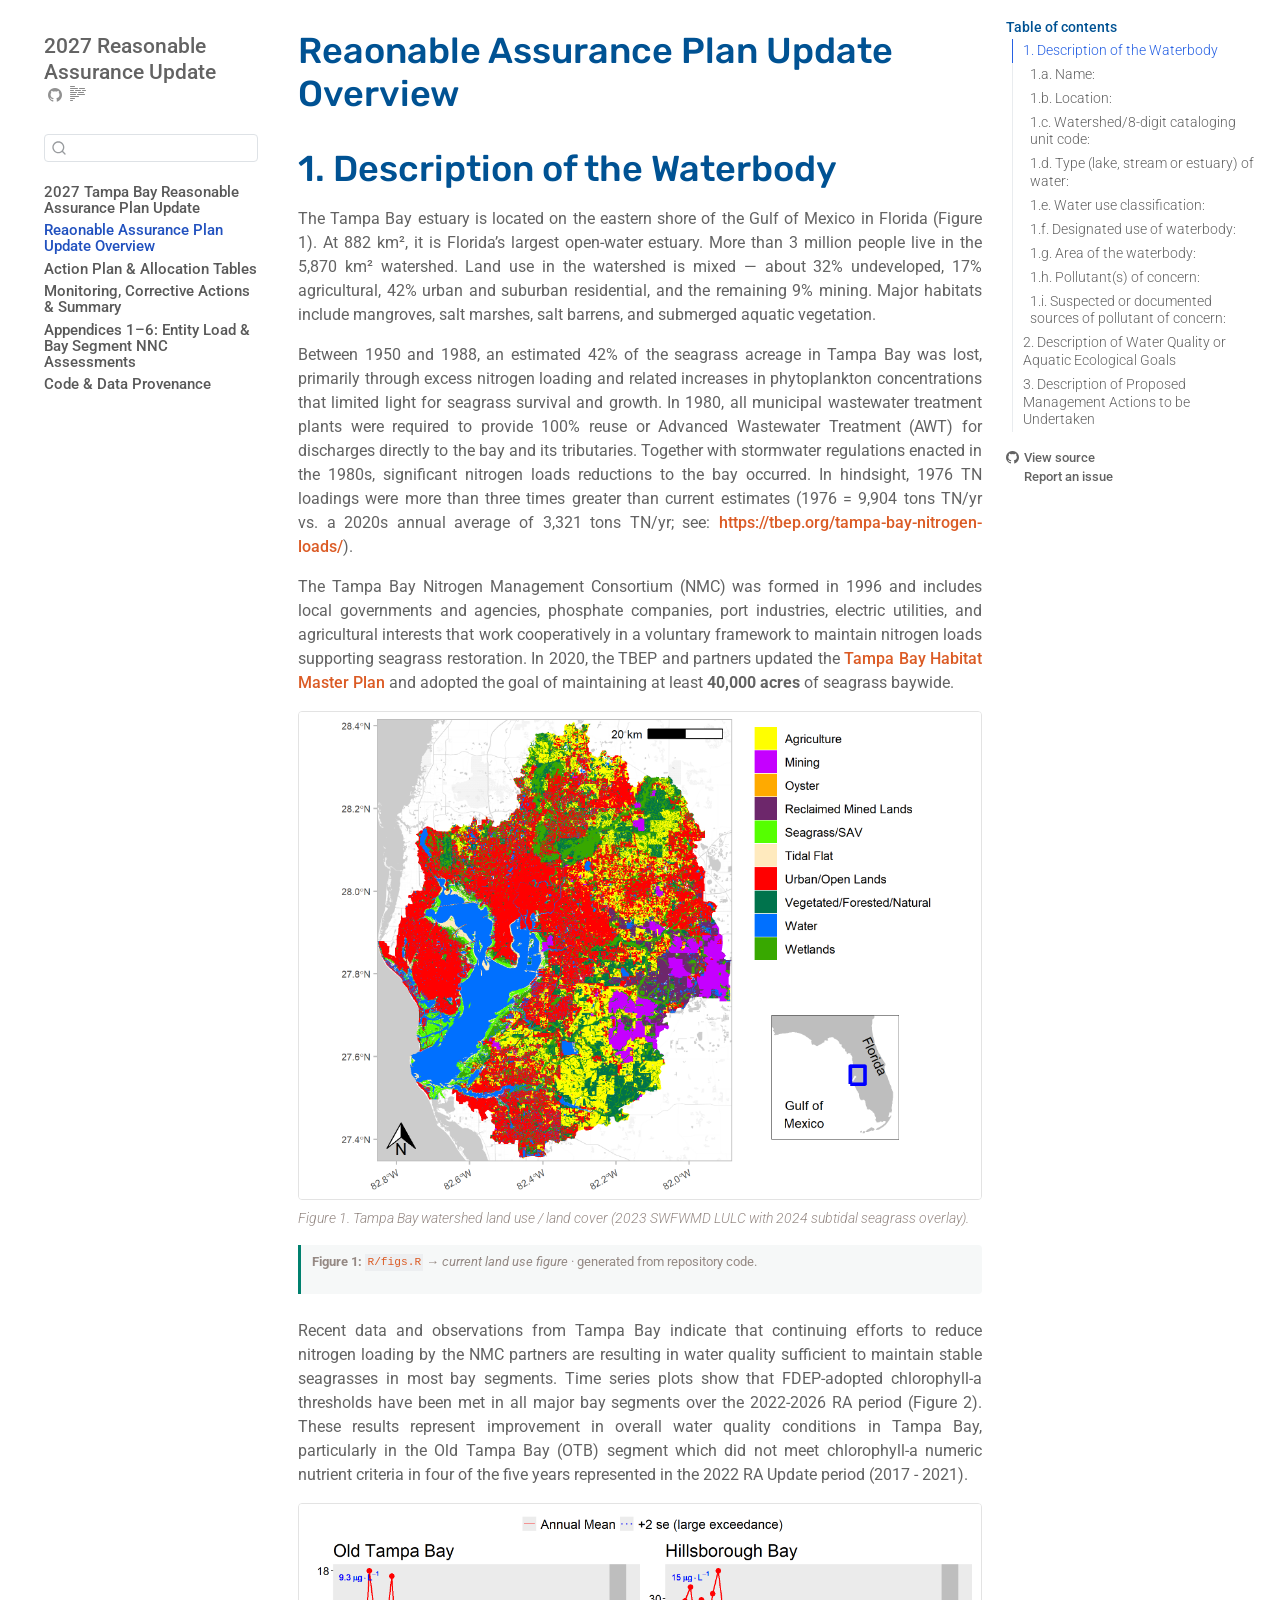
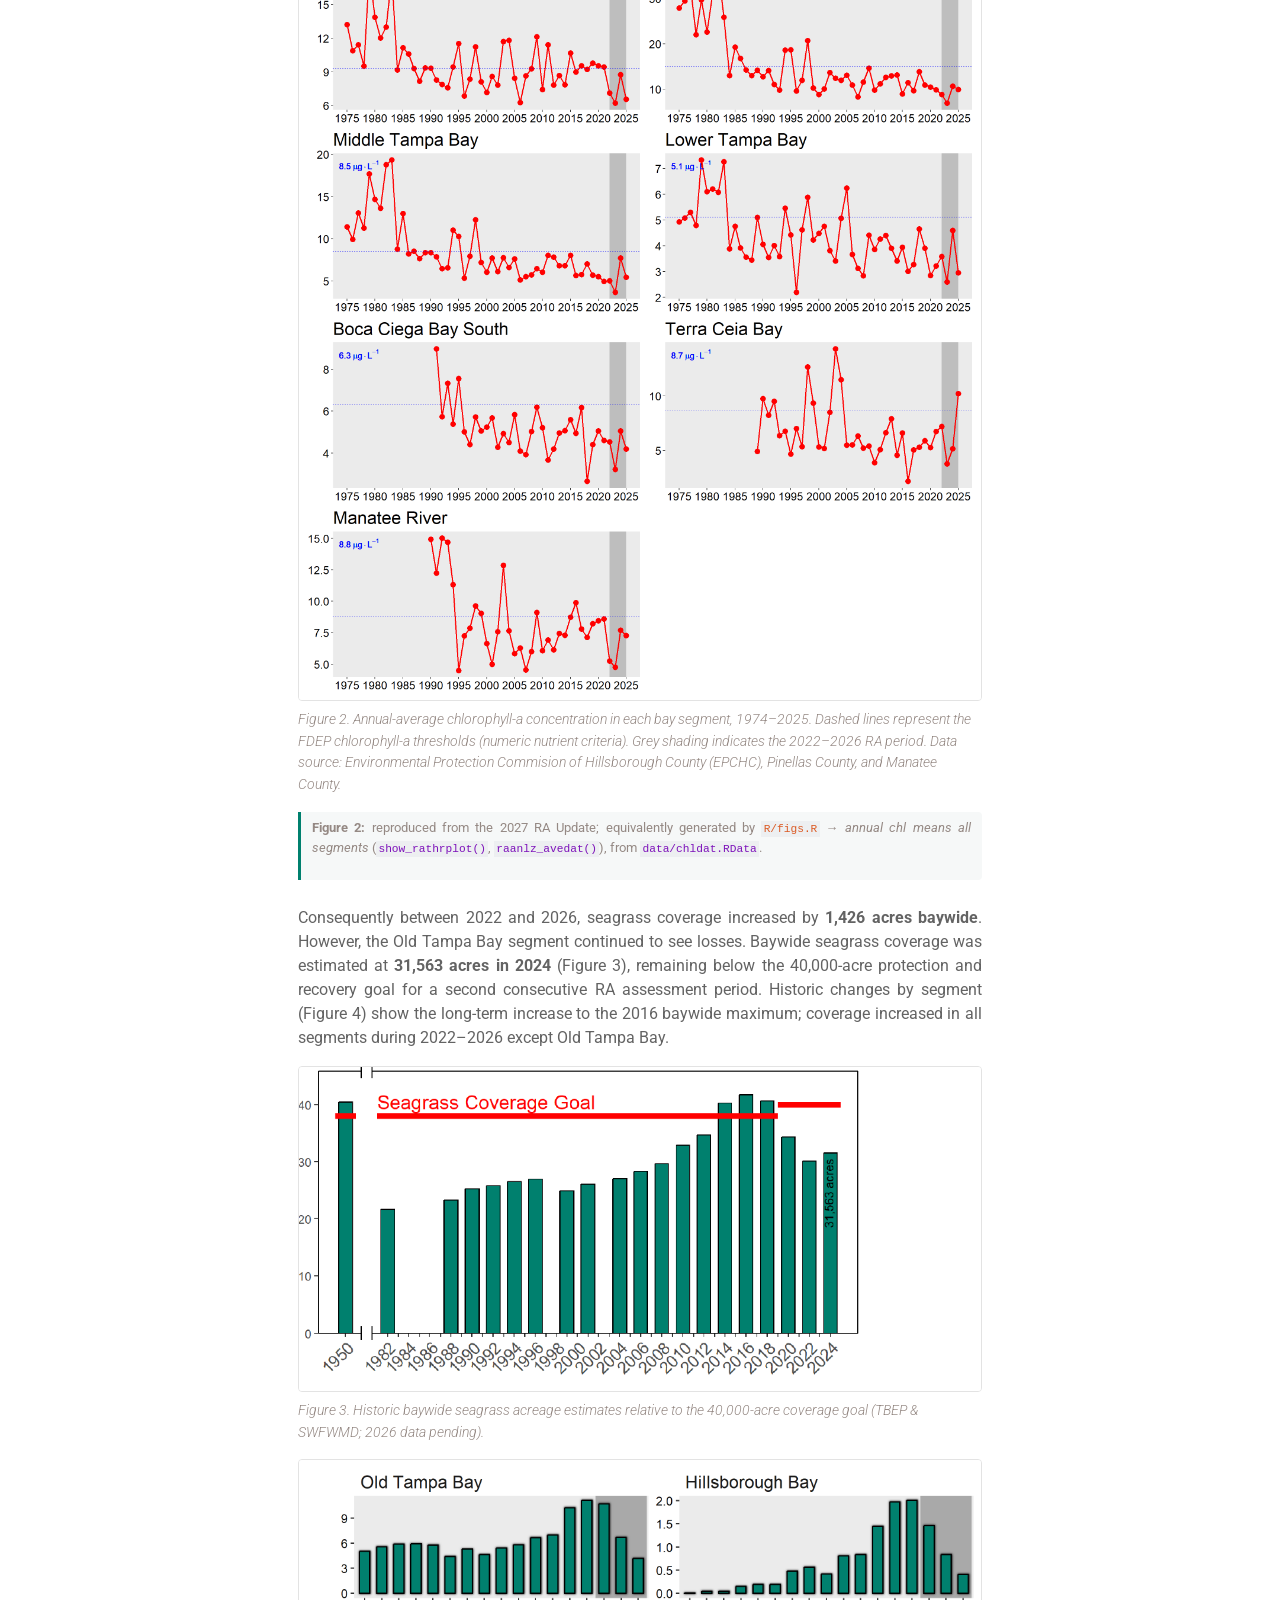
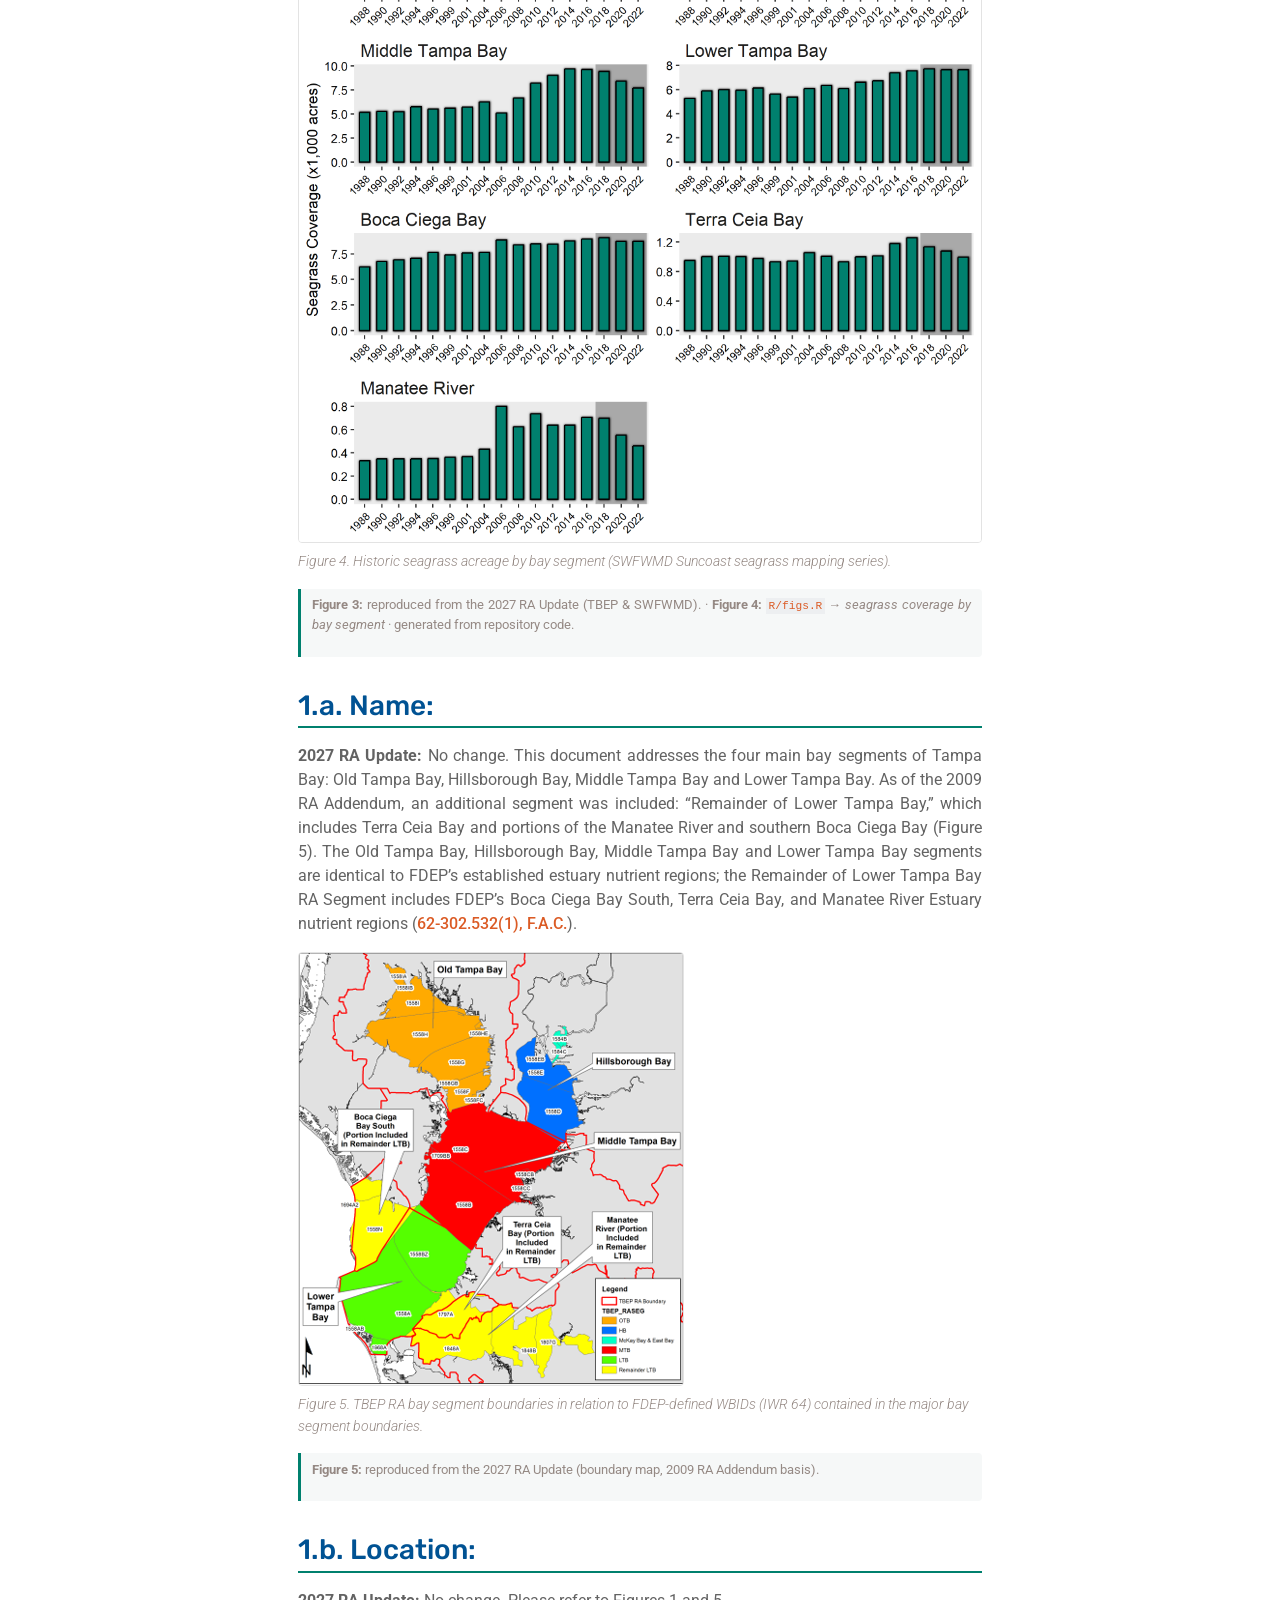
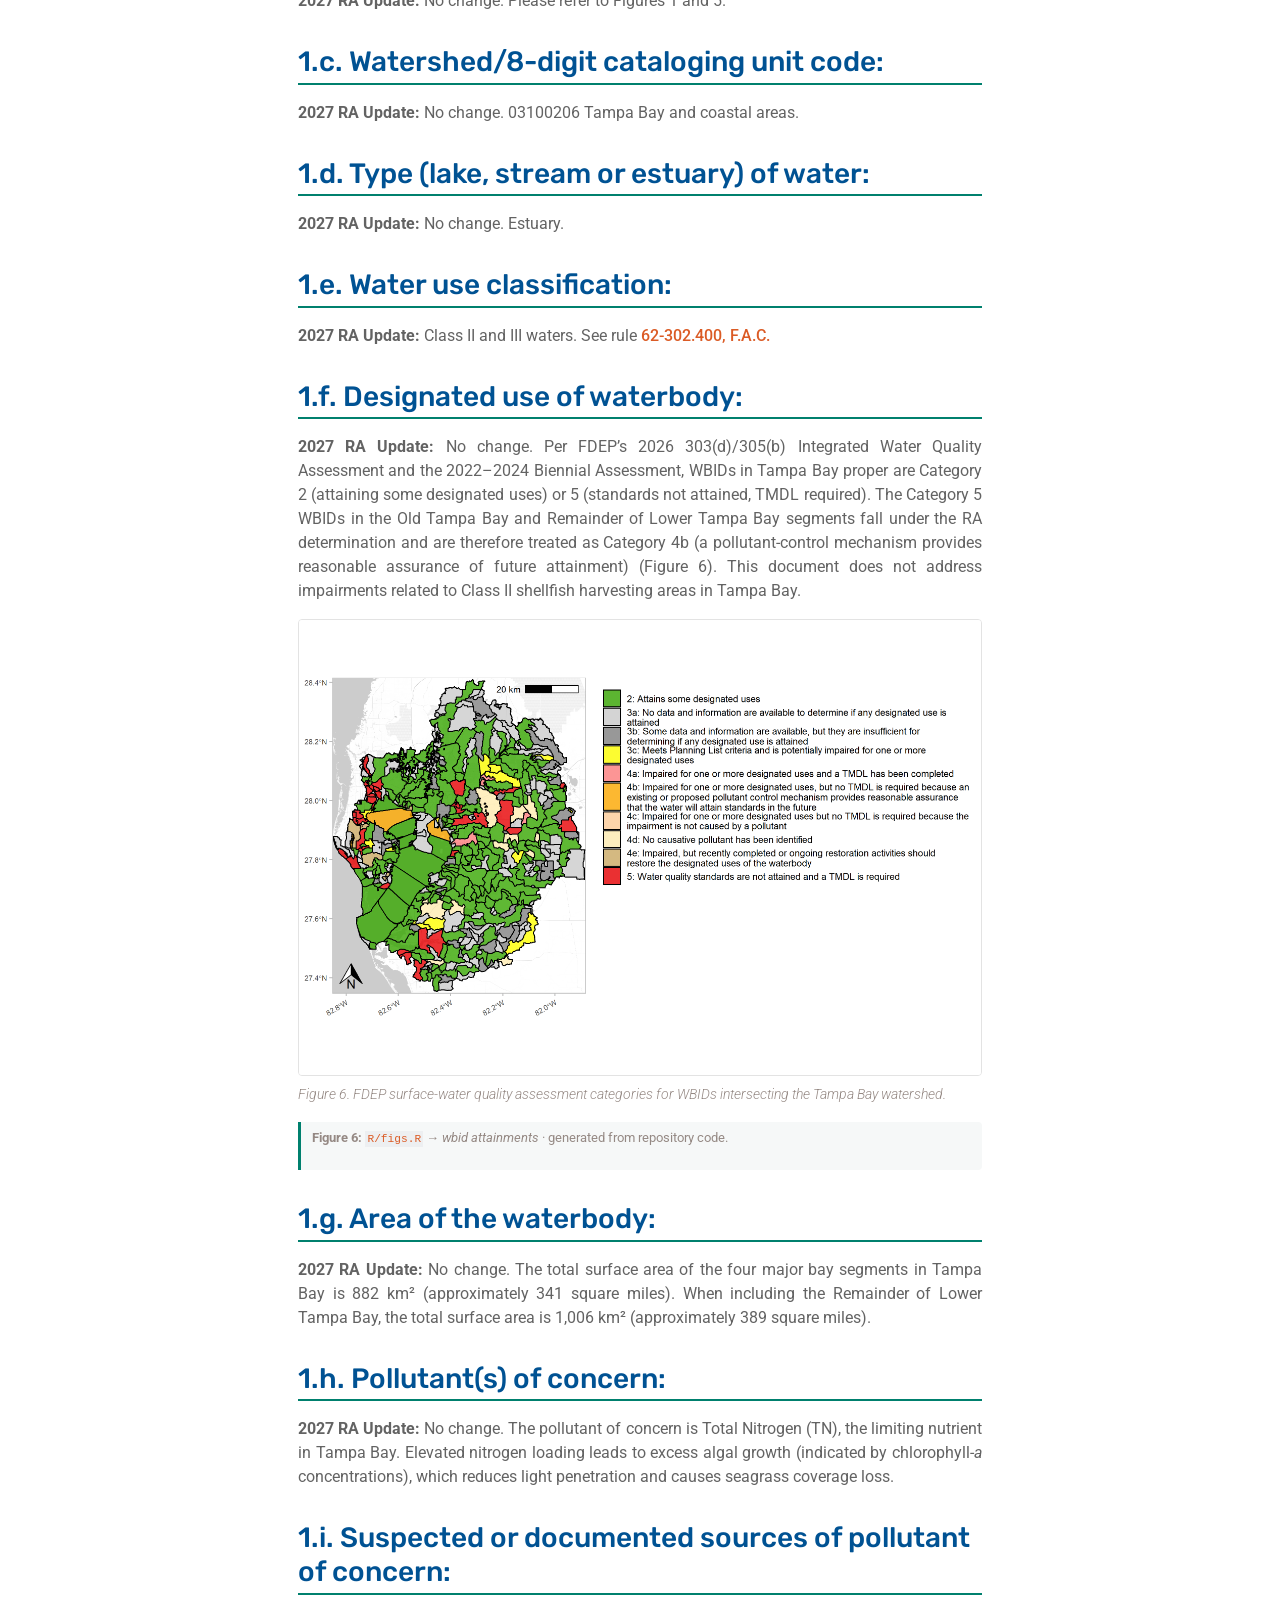
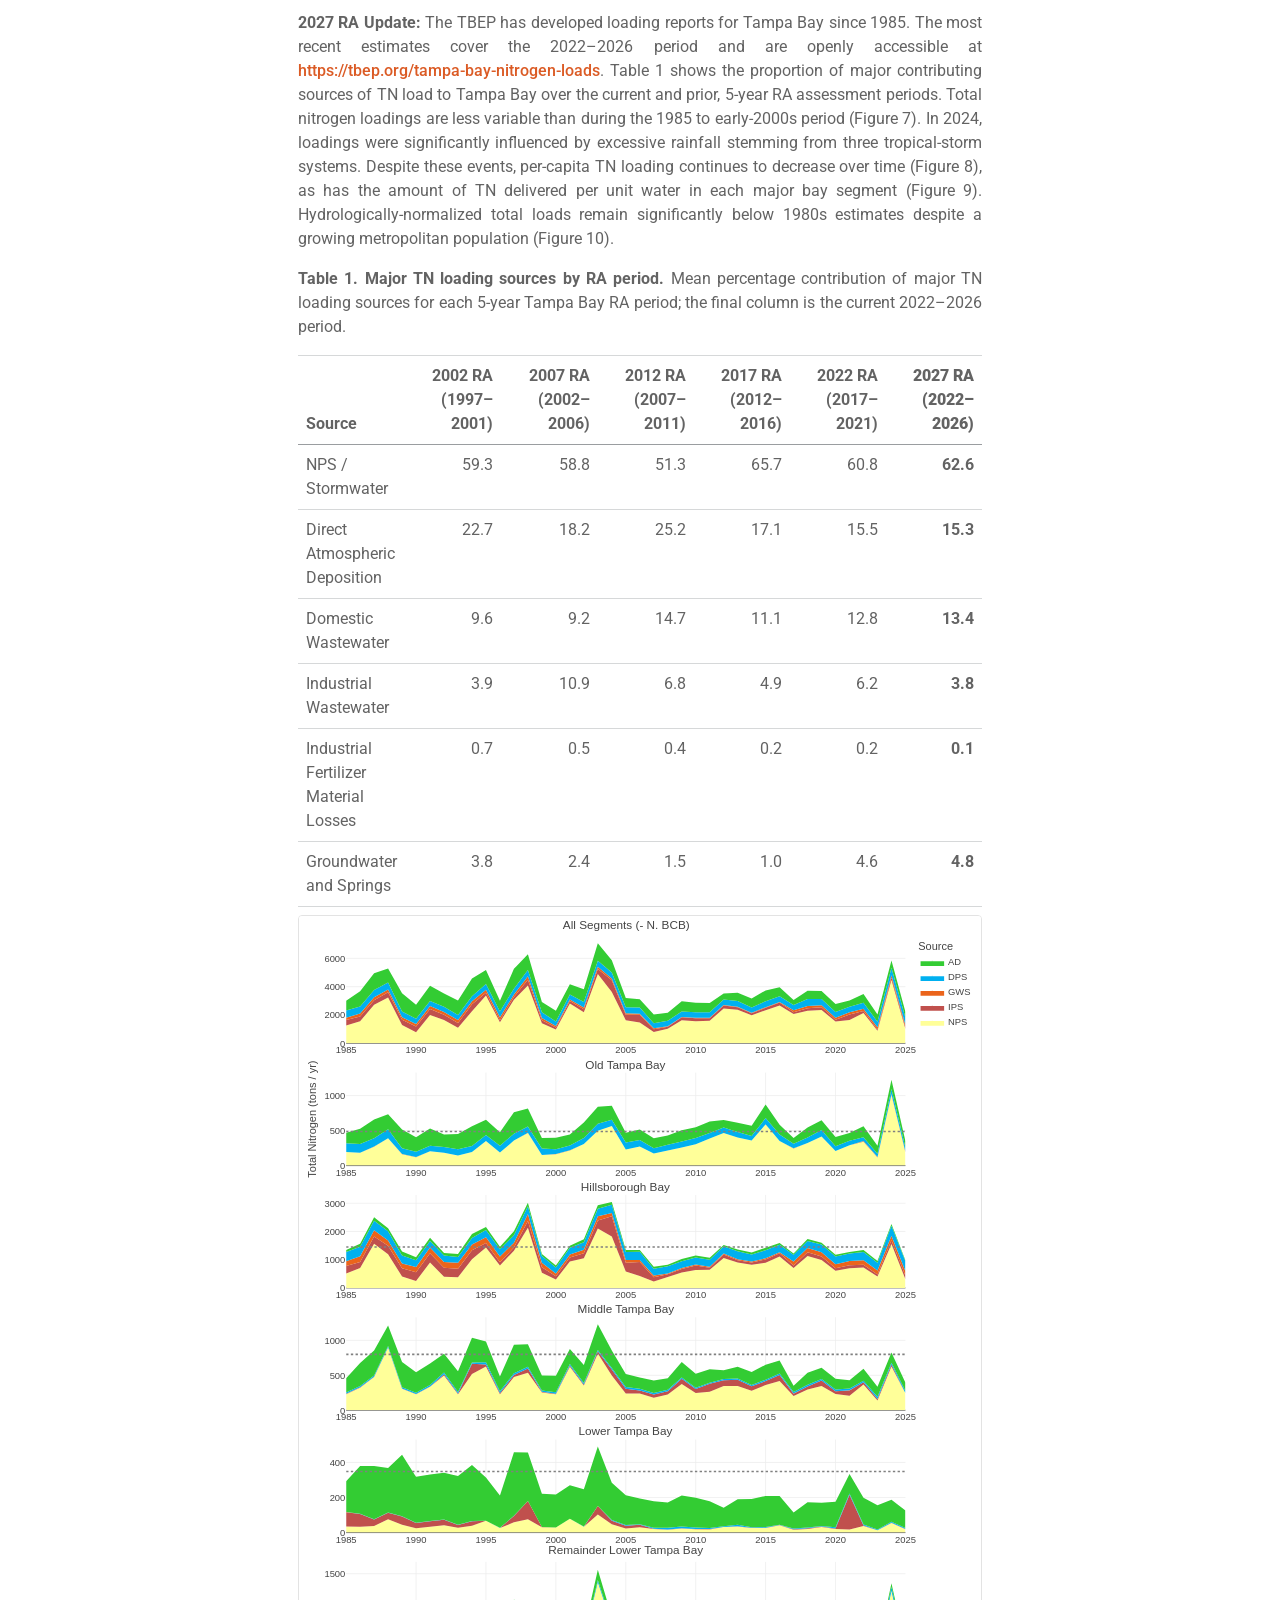
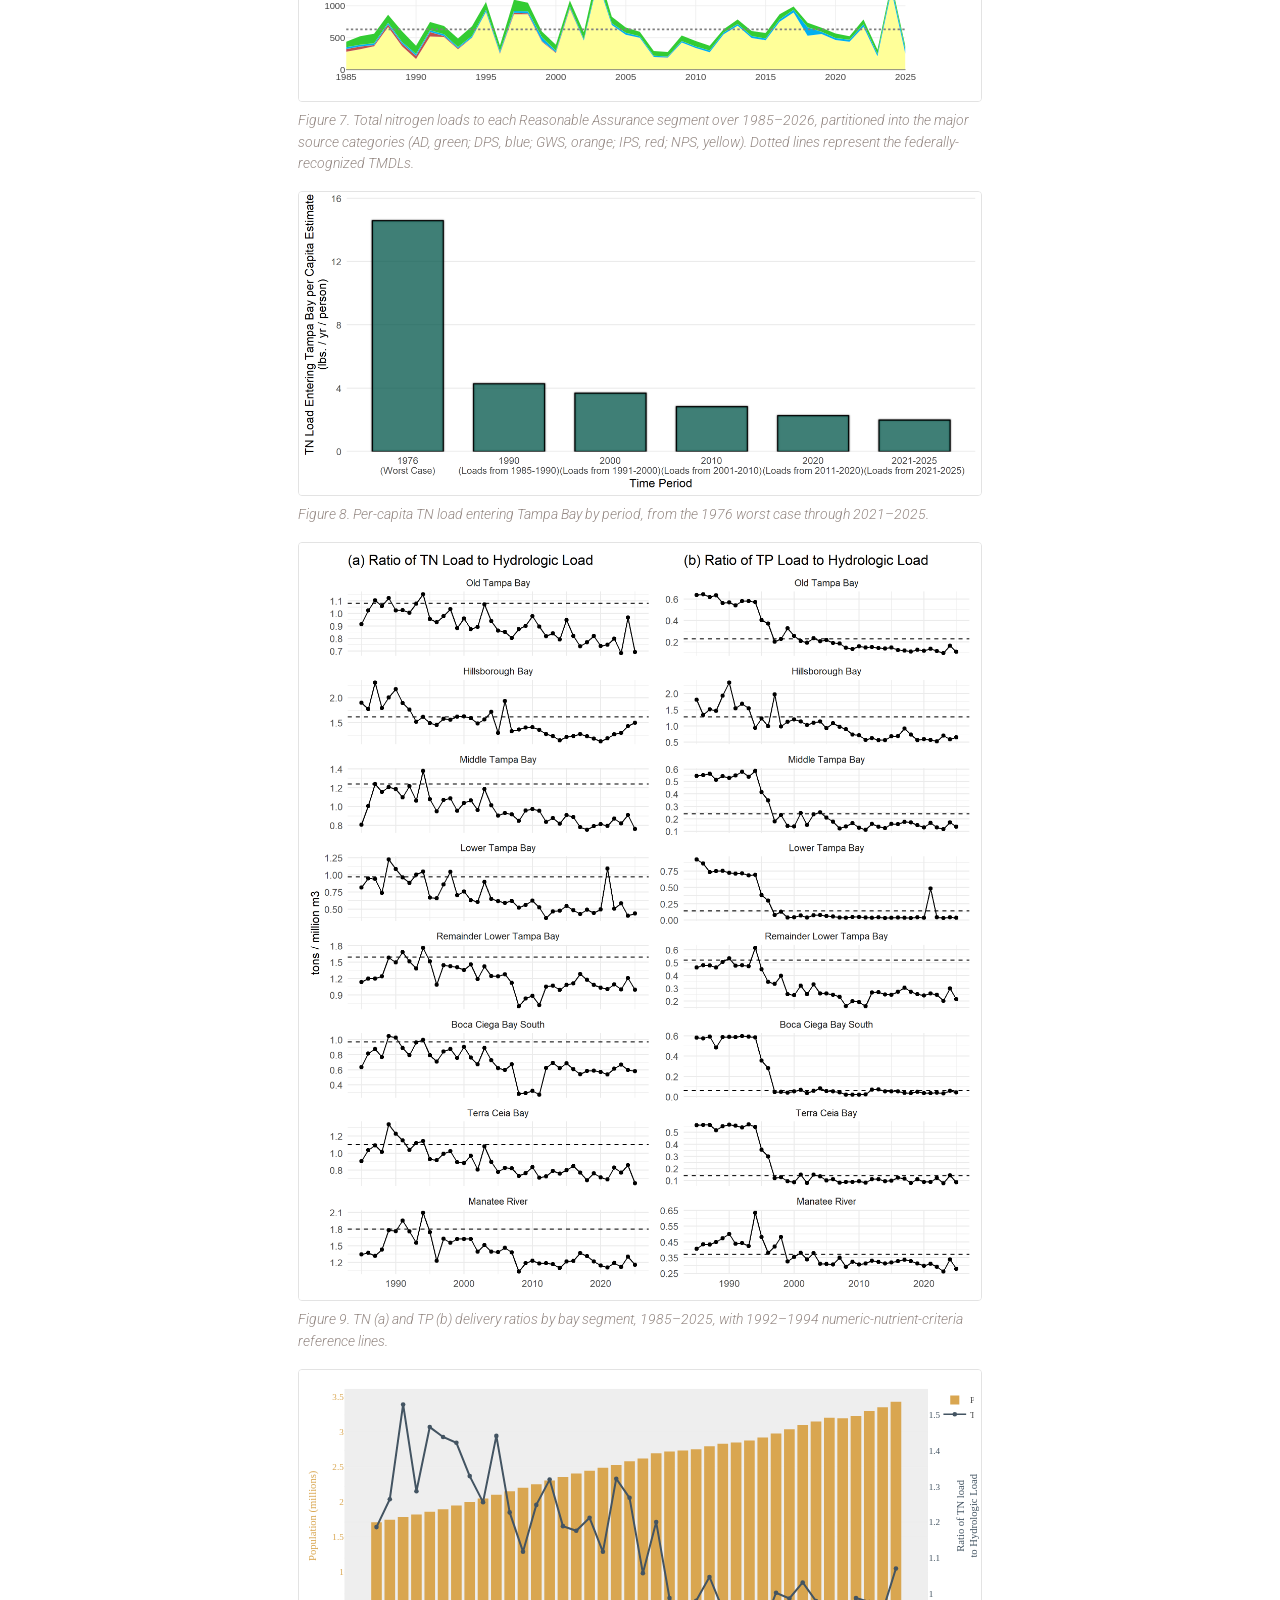
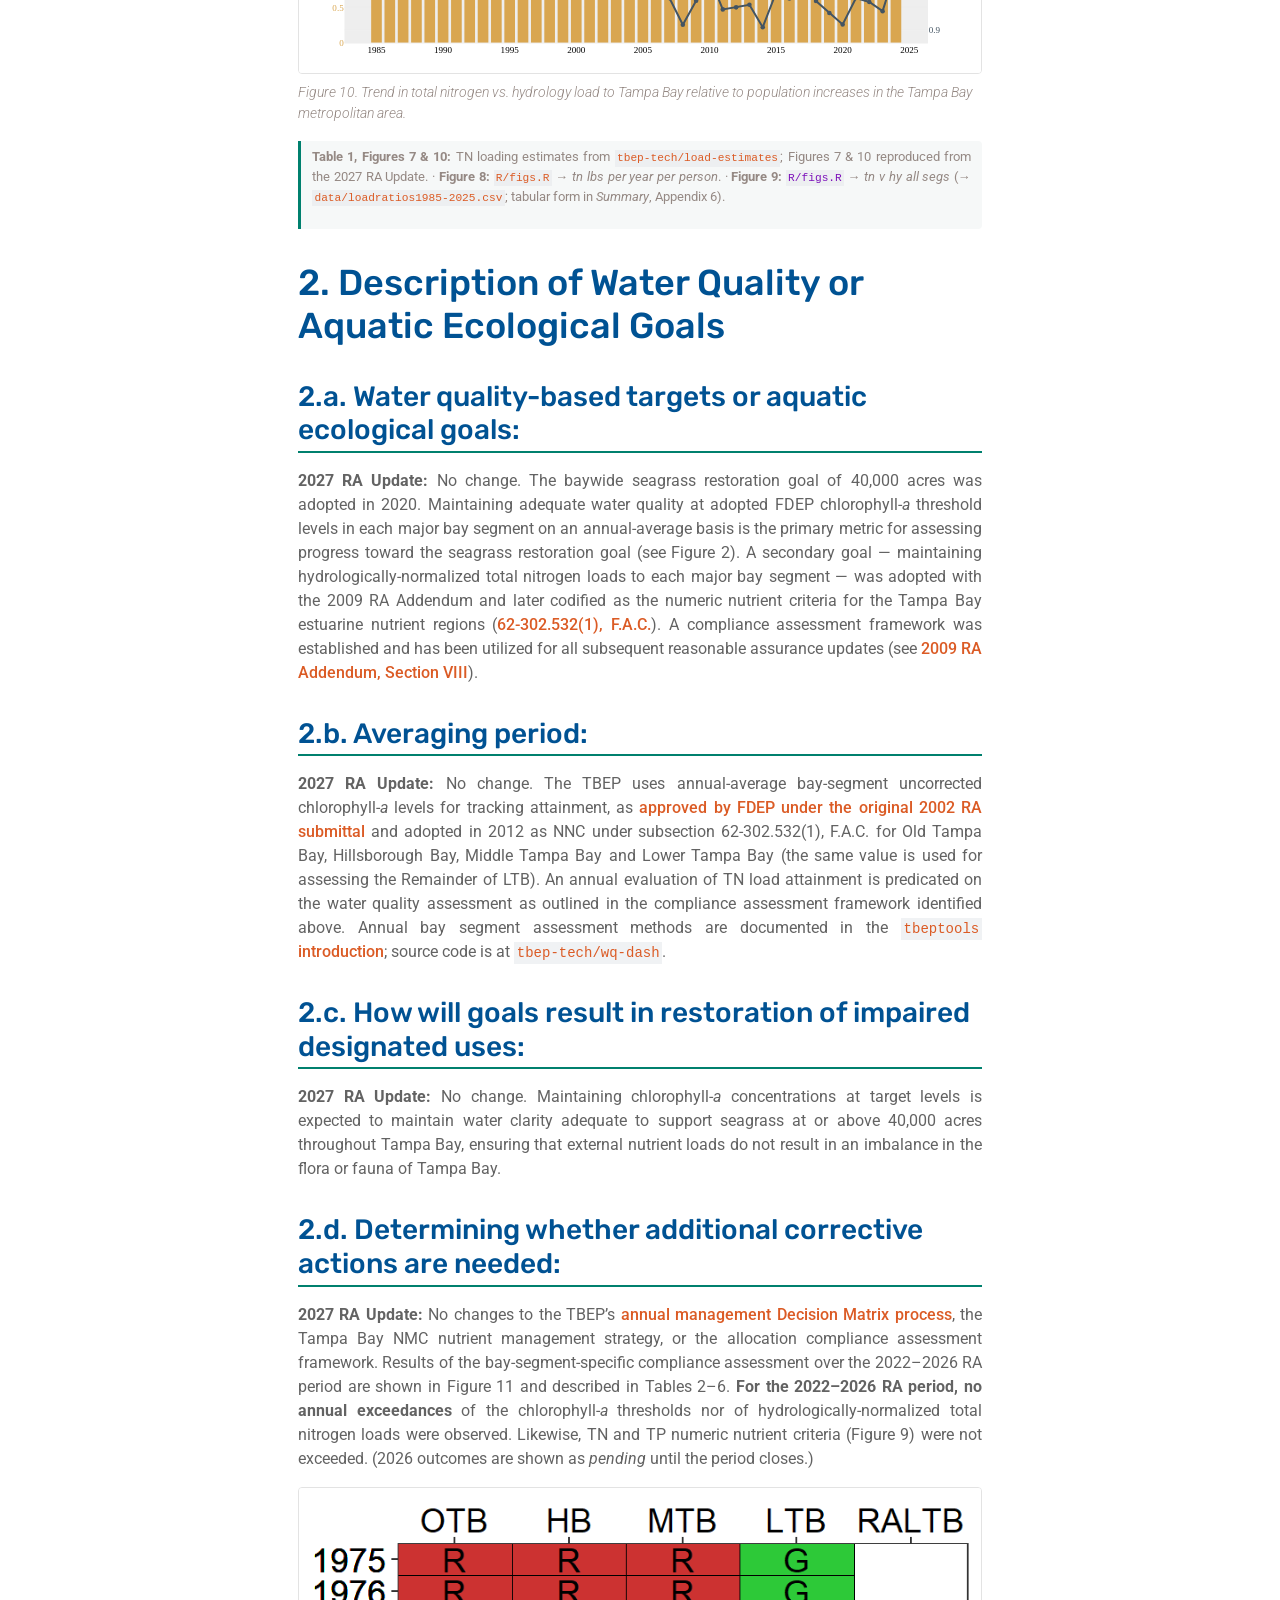
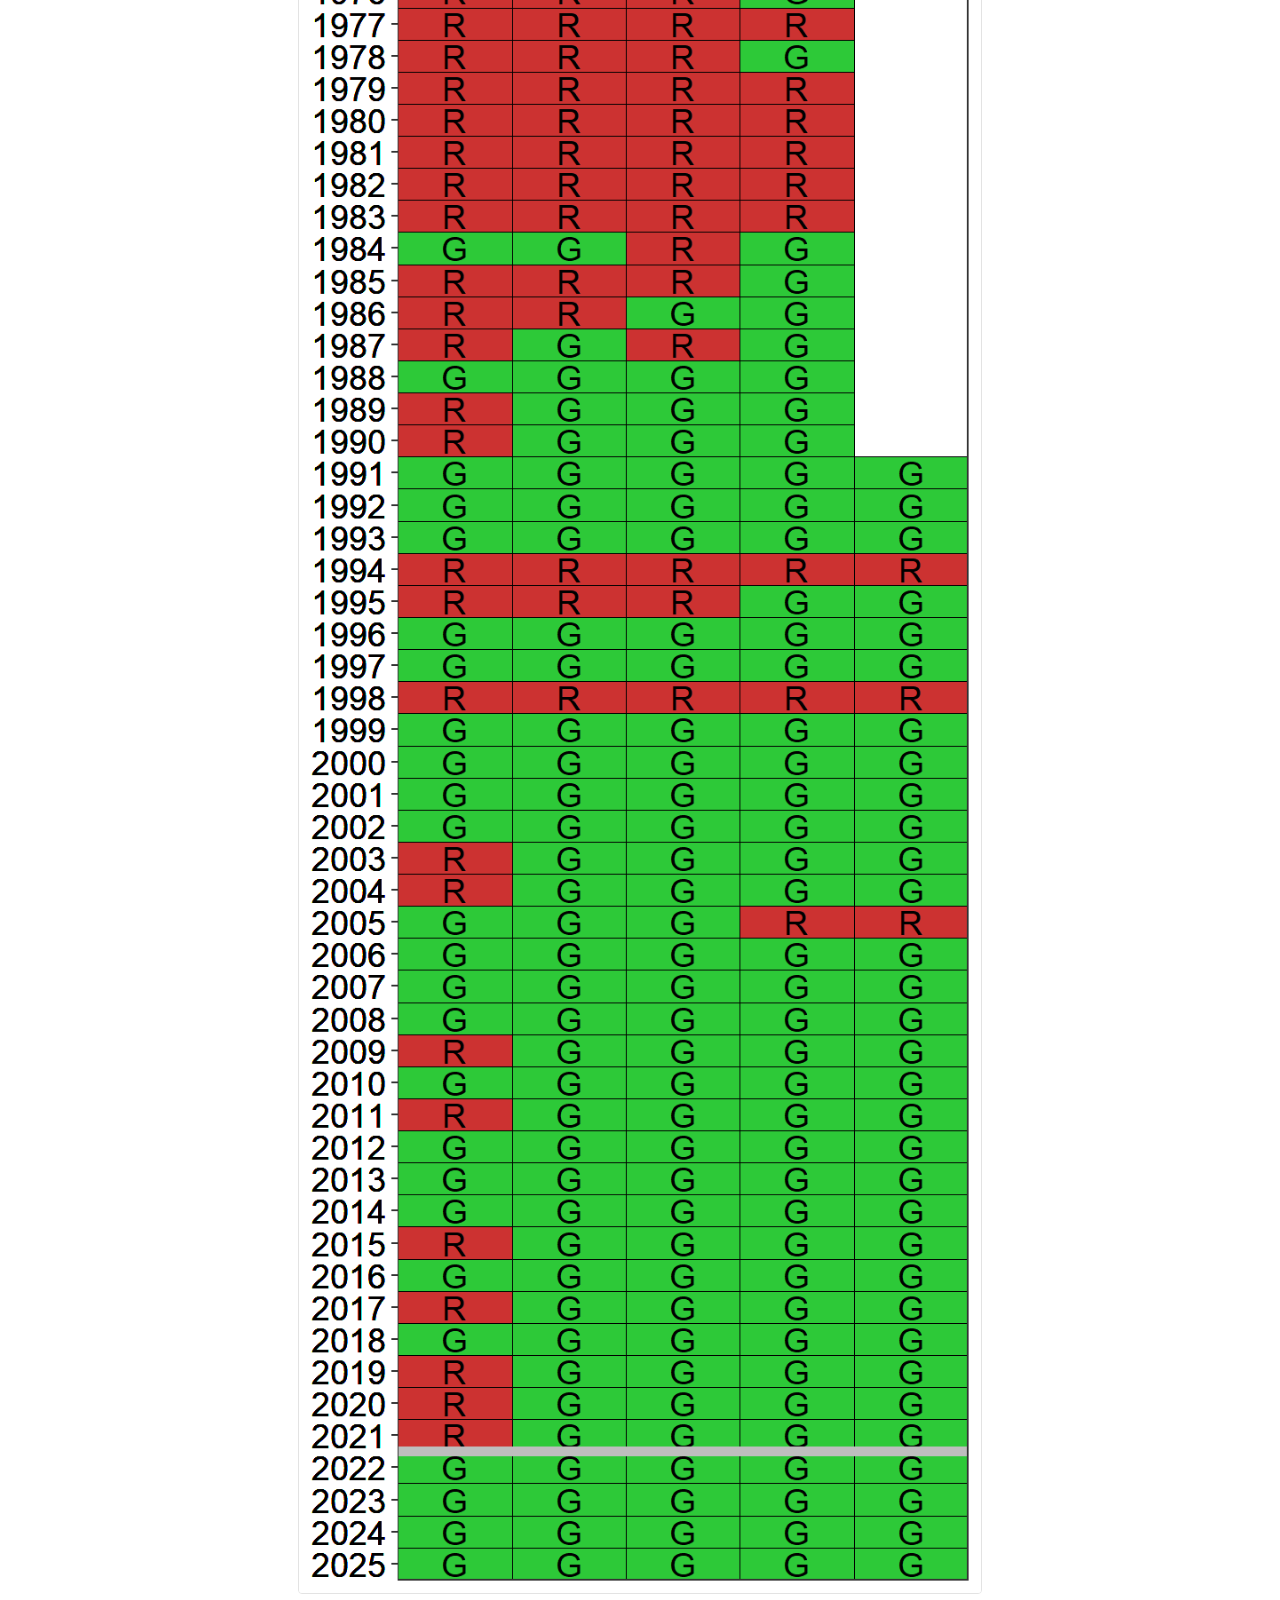
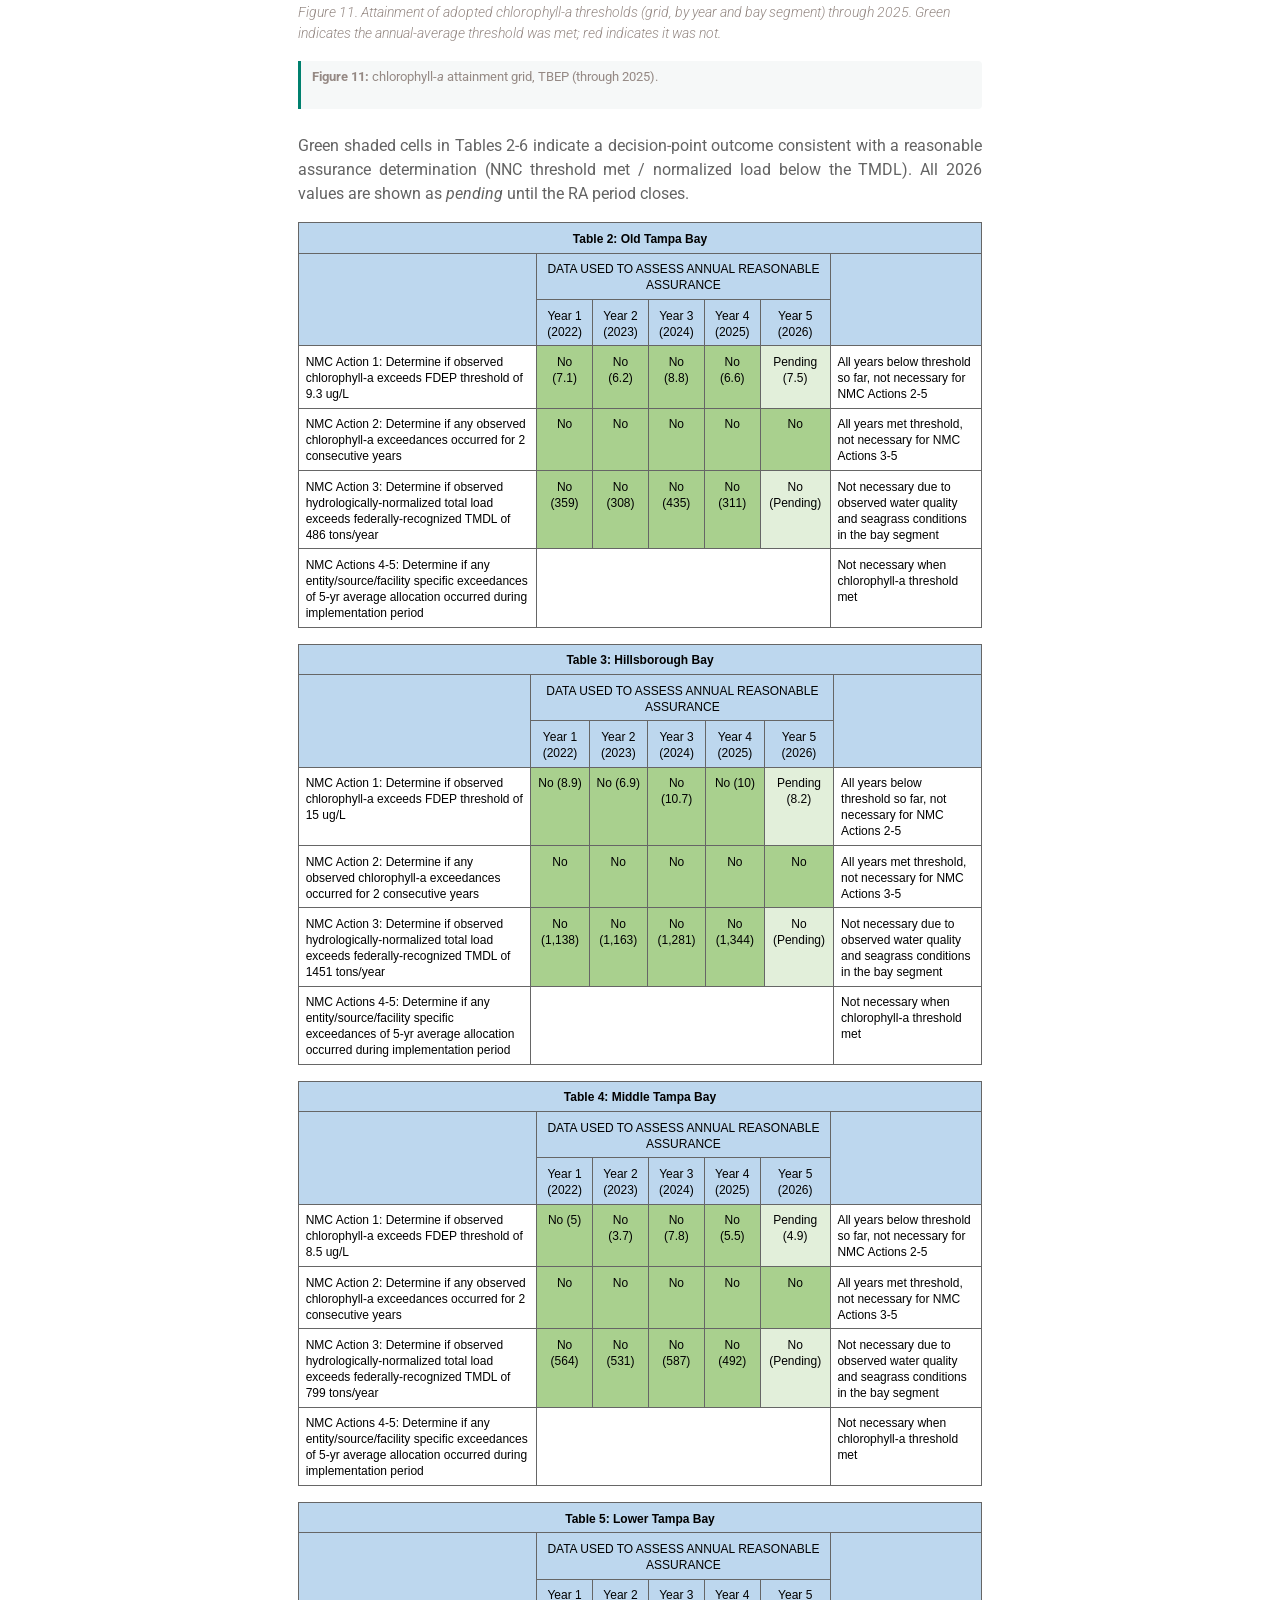
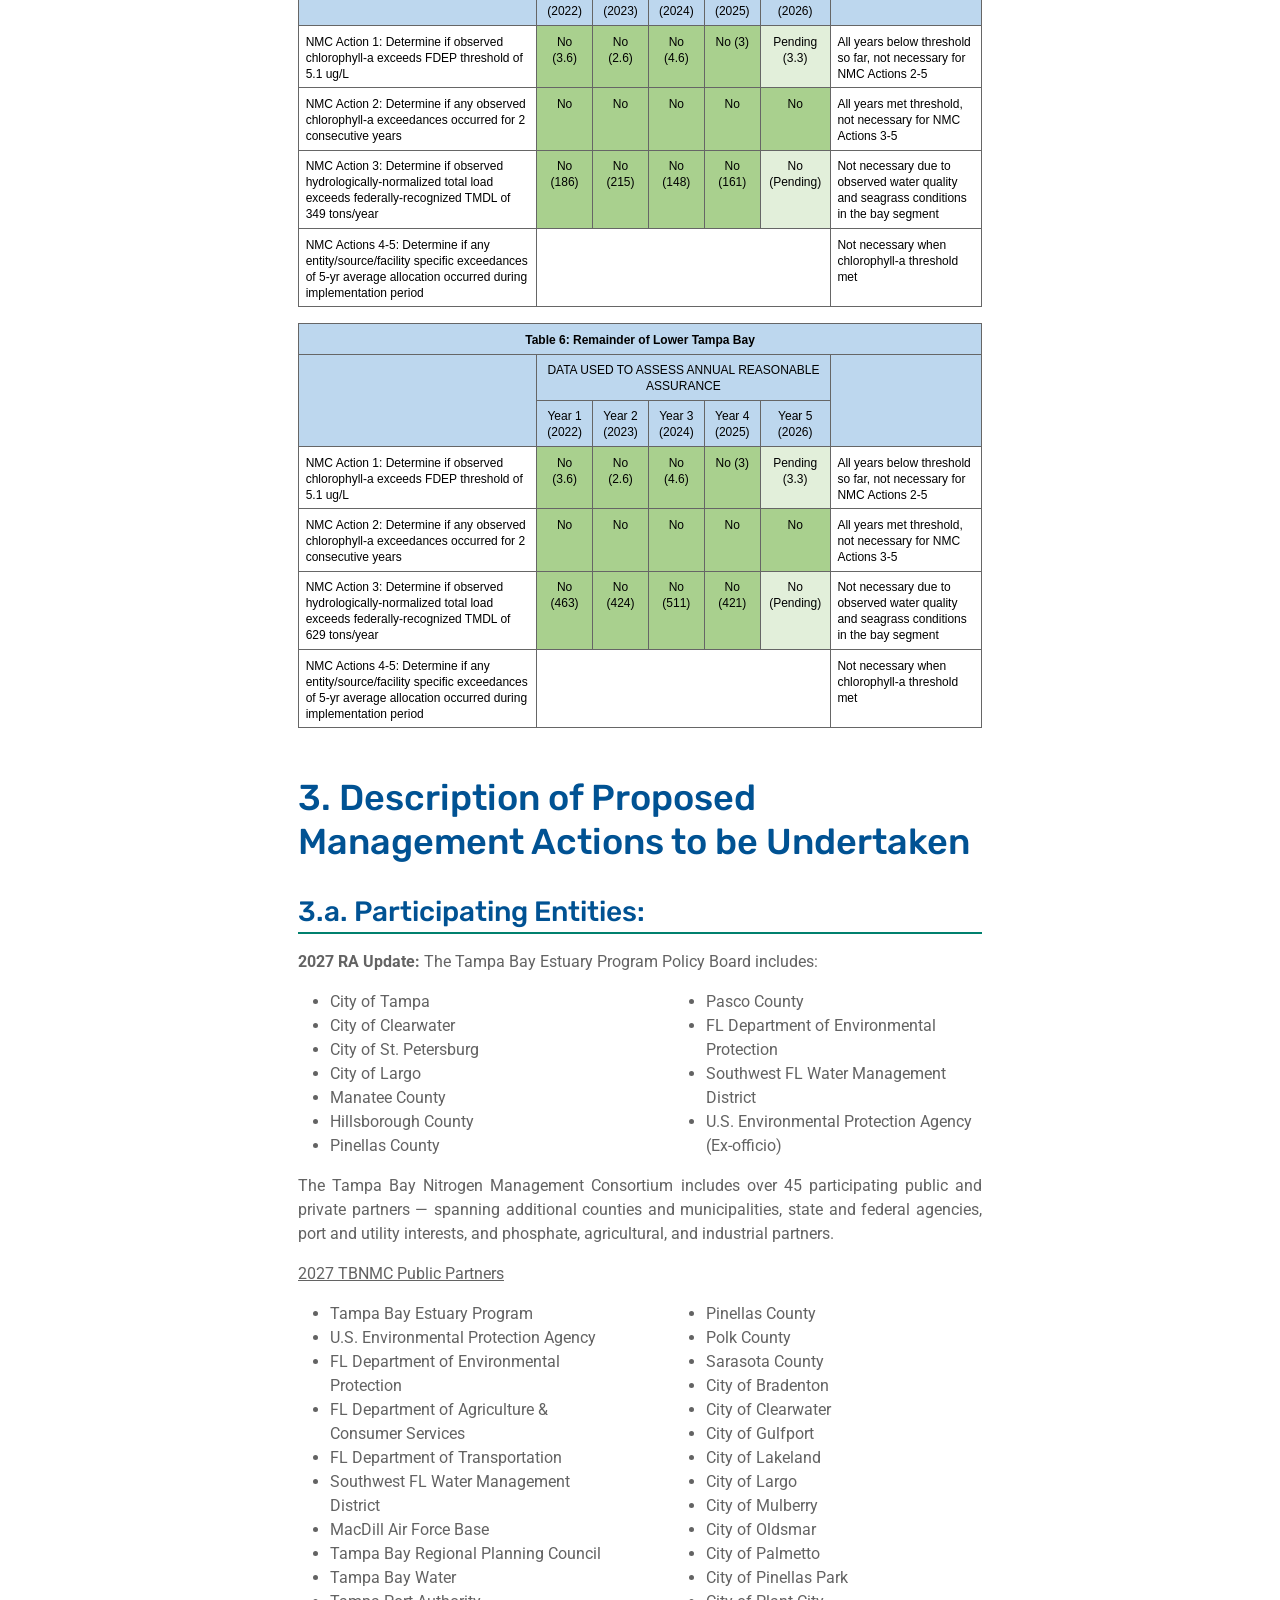
<file: docs/overview.html>
<!DOCTYPE html>
<html xmlns="http://www.w3.org/1999/xhtml" lang="en" xml:lang="en"><head>

<meta charset="utf-8">
<meta name="generator" content="quarto-1.9.36">

<meta name="viewport" content="width=device-width, initial-scale=1.0, user-scalable=yes">


<title>Reaonable Assurance Plan Update Overview – 2027 Reasonable Assurance Update</title>
<style>
/* Default styles provided by pandoc.
** See https://pandoc.org/MANUAL.html#variables-for-html for config info.
*/
code{white-space: pre-wrap;}
span.smallcaps{font-variant: small-caps;}
div.columns{display: flex; gap: min(4vw, 1.5em);}
div.column{flex: auto; overflow-x: auto;}
div.hanging-indent{margin-left: 1.5em; text-indent: -1.5em;}
ul.task-list{list-style: none;}
ul.task-list li input[type="checkbox"] {
  width: 0.8em;
  margin: 0 0.8em 0.2em -1em; /* quarto-specific, see https://github.com/quarto-dev/quarto-cli/issues/4556 */ 
  vertical-align: middle;
}
</style>


<script src="site_libs/quarto-nav/quarto-nav.js"></script>
<script src="site_libs/quarto-nav/headroom.min.js"></script>
<script src="site_libs/clipboard/clipboard.min.js"></script>
<script src="site_libs/quarto-search/autocomplete.umd.js"></script>
<script src="site_libs/quarto-search/fuse.min.js"></script>
<script src="site_libs/quarto-search/quarto-search.js"></script>
<meta name="quarto:offset" content="./">
<link href="./tables.html" rel="next">
<link href="./index.html" rel="prev">
<script src="site_libs/quarto-html/quarto.js" type="module"></script>
<script src="site_libs/quarto-html/tabsets/tabsets.js" type="module"></script>
<script src="site_libs/quarto-html/popper.min.js"></script>
<script src="site_libs/quarto-html/tippy.umd.min.js"></script>
<script src="site_libs/quarto-html/anchor.min.js"></script>
<link href="site_libs/quarto-html/tippy.css" rel="stylesheet">
<link href="site_libs/quarto-html/quarto-syntax-highlighting-845c23b38eaddc0f92fda52bfe77a8c8.css" rel="stylesheet" id="quarto-text-highlighting-styles">
<script src="site_libs/bootstrap/bootstrap.min.js"></script>
<link href="site_libs/bootstrap/bootstrap-icons.css" rel="stylesheet">
<link href="site_libs/bootstrap/bootstrap-69bb6b5985513bbafda26faf5162554c.min.css" rel="stylesheet" append-hash="true" id="quarto-bootstrap" data-mode="light">
<script src="site_libs/quarto-contrib/glightbox/glightbox.min.js"></script>
<link href="site_libs/quarto-contrib/glightbox/glightbox.min.css" rel="stylesheet">
<link href="site_libs/quarto-contrib/glightbox/lightbox.css" rel="stylesheet">
<script id="quarto-search-options" type="application/json">{
  "location": "sidebar",
  "copy-button": false,
  "collapse-after": 3,
  "panel-placement": "start",
  "type": "textbox",
  "limit": 50,
  "keyboard-shortcut": [
    "f",
    "/",
    "s"
  ],
  "show-item-context": false,
  "language": {
    "search-no-results-text": "No results",
    "search-matching-documents-text": "matching documents",
    "search-copy-link-title": "Copy link to search",
    "search-hide-matches-text": "Hide additional matches",
    "search-more-match-text": "more match in this document",
    "search-more-matches-text": "more matches in this document",
    "search-clear-button-title": "Clear",
    "search-text-placeholder": "",
    "search-detached-cancel-button-title": "Cancel",
    "search-submit-button-title": "Submit",
    "search-label": "Search"
  }
}</script>
<link href="site_libs/tabwid-1.1.3/tabwid.css" rel="stylesheet">

<script src="site_libs/tabwid-1.1.3/tabwid.js"></script>



<link rel="stylesheet" href="styles.css">
</head>

<body class="nav-sidebar floating quarto-light">

<div id="quarto-search-results"></div>
  <header id="quarto-header" class="headroom fixed-top">
  <nav class="quarto-secondary-nav">
    <div class="container-fluid d-flex">
      <button type="button" class="quarto-btn-toggle btn" data-bs-toggle="collapse" role="button" data-bs-target=".quarto-sidebar-collapse-item" aria-controls="quarto-sidebar" aria-expanded="false" aria-label="Toggle sidebar navigation" onclick="if (window.quartoToggleHeadroom) { window.quartoToggleHeadroom(); }">
        <i class="bi bi-layout-text-sidebar-reverse"></i>
      </button>
        <nav class="quarto-page-breadcrumbs" aria-label="breadcrumb"><ol class="breadcrumb"><li class="breadcrumb-item"><a href="./overview.html"><span class="chapter-title">Reaonable Assurance Plan Update Overview</span></a></li></ol></nav>
        <a class="flex-grow-1" role="navigation" data-bs-toggle="collapse" data-bs-target=".quarto-sidebar-collapse-item" aria-controls="quarto-sidebar" aria-expanded="false" aria-label="Toggle sidebar navigation" onclick="if (window.quartoToggleHeadroom) { window.quartoToggleHeadroom(); }">      
        </a>
      <button type="button" class="btn quarto-search-button" aria-label="Search" onclick="window.quartoOpenSearch();">
        <i class="bi bi-search"></i>
      </button>
    </div>
  </nav>
</header>
<!-- content -->
<div id="quarto-content" class="quarto-container page-columns page-rows-contents page-layout-article">
<!-- sidebar -->
  <nav id="quarto-sidebar" class="sidebar collapse collapse-horizontal quarto-sidebar-collapse-item sidebar-navigation floating overflow-auto">
    <div class="pt-lg-2 mt-2 text-left sidebar-header">
    <div class="sidebar-title mb-0 py-0">
      <a href="./">2027 Reasonable Assurance Update</a> 
        <div class="sidebar-tools-main">
    <a href="https://github.com/tbep-tech/reasonable-assurance-analysis" title="Source Code" class="quarto-navigation-tool px-1" aria-label="Source Code"><i class="bi bi-github"></i></a>
  <a href="" class="quarto-reader-toggle quarto-navigation-tool px-1" onclick="window.quartoToggleReader(); return false;" title="Toggle reader mode">
  <div class="quarto-reader-toggle-btn">
  <i class="bi"></i>
  </div>
</a>
</div>
    </div>
      </div>
        <div class="mt-2 flex-shrink-0 align-items-center">
        <div class="sidebar-search">
        <div id="quarto-search" class="" title="Search"></div>
        </div>
        </div>
    <div class="sidebar-menu-container"> 
    <ul class="list-unstyled mt-1">
        <li class="sidebar-item">
  <div class="sidebar-item-container"> 
  <a href="./index.html" class="sidebar-item-text sidebar-link"><span class="chapter-title">2027 Tampa Bay Reasonable Assurance Plan Update</span></a>
  </div>
</li>
        <li class="sidebar-item">
  <div class="sidebar-item-container"> 
  <a href="./overview.html" class="sidebar-item-text sidebar-link active"><span class="chapter-title">Reaonable Assurance Plan Update Overview</span></a>
  </div>
</li>
        <li class="sidebar-item">
  <div class="sidebar-item-container"> 
  <a href="./tables.html" class="sidebar-item-text sidebar-link"><span class="chapter-title">Action Plan &amp; Allocation Tables</span></a>
  </div>
</li>
        <li class="sidebar-item">
  <div class="sidebar-item-container"> 
  <a href="./summary.html" class="sidebar-item-text sidebar-link"><span class="chapter-title">Monitoring, Corrective Actions &amp; Summary</span></a>
  </div>
</li>
        <li class="sidebar-item">
  <div class="sidebar-item-container"> 
  <a href="./appendices.html" class="sidebar-item-text sidebar-link"><span class="chapter-title">Appendices 1–6: Entity Load &amp; Bay Segment NNC Assessments</span></a>
  </div>
</li>
        <li class="sidebar-item">
  <div class="sidebar-item-container"> 
  <a href="./provenance.html" class="sidebar-item-text sidebar-link"><span class="chapter-title">Code &amp; Data Provenance</span></a>
  </div>
</li>
    </ul>
    </div>
</nav>
<div id="quarto-sidebar-glass" class="quarto-sidebar-collapse-item" data-bs-toggle="collapse" data-bs-target=".quarto-sidebar-collapse-item"></div>
<!-- margin-sidebar -->
    <div id="quarto-margin-sidebar" class="sidebar margin-sidebar">
        <nav id="TOC" role="doc-toc" class="toc-active">
    <h2 id="toc-title">Table of contents</h2>
   
  <ul>
  <li><a href="#description-of-the-waterbody" id="toc-description-of-the-waterbody" class="nav-link active" data-scroll-target="#description-of-the-waterbody">1. Description of the Waterbody</a>
  <ul class="collapse">
  <li><a href="#a.-name" id="toc-a.-name" class="nav-link" data-scroll-target="#a.-name">1.a. Name:</a></li>
  <li><a href="#b.-location" id="toc-b.-location" class="nav-link" data-scroll-target="#b.-location">1.b. Location:</a></li>
  <li><a href="#c.-watershed8-digit-cataloging-unit-code" id="toc-c.-watershed8-digit-cataloging-unit-code" class="nav-link" data-scroll-target="#c.-watershed8-digit-cataloging-unit-code">1.c. Watershed/8-digit cataloging unit code:</a></li>
  <li><a href="#d.-type-lake-stream-or-estuary-of-water" id="toc-d.-type-lake-stream-or-estuary-of-water" class="nav-link" data-scroll-target="#d.-type-lake-stream-or-estuary-of-water">1.d. Type (lake, stream or estuary) of water:</a></li>
  <li><a href="#e.-water-use-classification" id="toc-e.-water-use-classification" class="nav-link" data-scroll-target="#e.-water-use-classification">1.e. Water use classification:</a></li>
  <li><a href="#f.-designated-use-of-waterbody" id="toc-f.-designated-use-of-waterbody" class="nav-link" data-scroll-target="#f.-designated-use-of-waterbody">1.f. Designated use of waterbody:</a></li>
  <li><a href="#g.-area-of-the-waterbody" id="toc-g.-area-of-the-waterbody" class="nav-link" data-scroll-target="#g.-area-of-the-waterbody">1.g. Area of the waterbody:</a></li>
  <li><a href="#h.-pollutants-of-concern" id="toc-h.-pollutants-of-concern" class="nav-link" data-scroll-target="#h.-pollutants-of-concern">1.h. Pollutant(s) of concern:</a></li>
  <li><a href="#i.-suspected-or-documented-sources-of-pollutant-of-concern" id="toc-i.-suspected-or-documented-sources-of-pollutant-of-concern" class="nav-link" data-scroll-target="#i.-suspected-or-documented-sources-of-pollutant-of-concern">1.i. Suspected or documented sources of pollutant of concern:</a></li>
  </ul></li>
  <li><a href="#description-of-water-quality-or-aquatic-ecological-goals" id="toc-description-of-water-quality-or-aquatic-ecological-goals" class="nav-link" data-scroll-target="#description-of-water-quality-or-aquatic-ecological-goals">2. Description of Water Quality or Aquatic Ecological Goals</a>
  <ul class="collapse">
  <li><a href="#2a" id="toc-2a" class="nav-link" data-scroll-target="#2a">2.a. Water quality-based targets or aquatic ecological goals:</a></li>
  <li><a href="#b.-averaging-period" id="toc-b.-averaging-period" class="nav-link" data-scroll-target="#b.-averaging-period">2.b. Averaging period:</a></li>
  <li><a href="#c.-how-will-goals-result-in-restoration-of-impaired-designated-uses" id="toc-c.-how-will-goals-result-in-restoration-of-impaired-designated-uses" class="nav-link" data-scroll-target="#c.-how-will-goals-result-in-restoration-of-impaired-designated-uses">2.c. How will goals result in restoration of impaired designated uses:</a></li>
  <li><a href="#d.-determining-whether-additional-corrective-actions-are-needed" id="toc-d.-determining-whether-additional-corrective-actions-are-needed" class="nav-link" data-scroll-target="#d.-determining-whether-additional-corrective-actions-are-needed">2.d. Determining whether additional corrective actions are needed:</a></li>
  </ul></li>
  <li><a href="#description-of-proposed-management-actions-to-be-undertaken" id="toc-description-of-proposed-management-actions-to-be-undertaken" class="nav-link" data-scroll-target="#description-of-proposed-management-actions-to-be-undertaken">3. Description of Proposed Management Actions to be Undertaken</a>
  <ul class="collapse">
  <li><a href="#a.-participating-entities" id="toc-a.-participating-entities" class="nav-link" data-scroll-target="#a.-participating-entities">3.a. Participating Entities:</a></li>
  <li><a href="#b.-existing-and-proposed-management-activities" id="toc-b.-existing-and-proposed-management-activities" class="nav-link" data-scroll-target="#b.-existing-and-proposed-management-activities">3.b. Existing and proposed management activities:</a></li>
  <li><a href="#c.-geographic-scope-of-any-proposed-management-activity" id="toc-c.-geographic-scope-of-any-proposed-management-activity" class="nav-link" data-scroll-target="#c.-geographic-scope-of-any-proposed-management-activity">3.c. Geographic scope of any proposed management activity:</a></li>
  <li><a href="#d.-estimated-pollutant-load-reduction-anticipated-from-each-activity" id="toc-d.-estimated-pollutant-load-reduction-anticipated-from-each-activity" class="nav-link" data-scroll-target="#d.-estimated-pollutant-load-reduction-anticipated-from-each-activity">3.d. Estimated Pollutant Load Reduction Anticipated from each activity:</a></li>
  <li><a href="#e.-written-agreements-committing-partners-to-actions" id="toc-e.-written-agreements-committing-partners-to-actions" class="nav-link" data-scroll-target="#e.-written-agreements-committing-partners-to-actions">3.e. Written agreements committing partners to actions:</a></li>
  <li><a href="#f.-how-will-future-growth-and-new-sources-be-addressed" id="toc-f.-how-will-future-growth-and-new-sources-be-addressed" class="nav-link" data-scroll-target="#f.-how-will-future-growth-and-new-sources-be-addressed">3.f. How will future growth and new sources be addressed:</a></li>
  <li><a href="#g.-confirmed-sources-of-funding" id="toc-g.-confirmed-sources-of-funding" class="nav-link" data-scroll-target="#g.-confirmed-sources-of-funding">3.g. Confirmed sources of funding:</a></li>
  <li><a href="#h.-implementation-schedule" id="toc-h.-implementation-schedule" class="nav-link" data-scroll-target="#h.-implementation-schedule">3.h. Implementation schedule:</a></li>
  <li><a href="#i.-enforcement-programs-if-the-management-strategy-is-not-voluntary" id="toc-i.-enforcement-programs-if-the-management-strategy-is-not-voluntary" class="nav-link" data-scroll-target="#i.-enforcement-programs-if-the-management-strategy-is-not-voluntary">3.i. Enforcement programs, if the management strategy is not voluntary:</a></li>
  </ul></li>
  </ul>
<div class="toc-actions"><ul><li><a href="https://github.com/tbep-tech/reasonable-assurance-analysis/blob/main/overview.qmd" class="toc-action"><i class="bi bi-github"></i>View source</a></li><li><a href="https://github.com/tbep-tech/reasonable-assurance-analysis/issues/new" class="toc-action"><i class="bi empty"></i>Report an issue</a></li></ul></div></nav>
    </div>
<!-- main -->
<main class="content" id="quarto-document-content">

<header id="title-block-header" class="quarto-title-block default">
<div class="quarto-title">
<h1 class="title"><span class="chapter-title">Reaonable Assurance Plan Update Overview</span></h1>
</div>



<div class="quarto-title-meta">

    
  
    
  </div>
  


</header>


<section id="description-of-the-waterbody" class="level1">
<h1>1. Description of the Waterbody</h1>
<p>The Tampa Bay estuary is located on the eastern shore of the Gulf of Mexico in Florida (Figure 1). At 882 km², it is Florida’s largest open-water estuary. More than 3 million people live in the 5,870 km² watershed. Land use in the watershed is mixed — about 32% undeveloped, 17% agricultural, 42% urban and suburban residential, and the remaining 9% mining. Major habitats include mangroves, salt marshes, salt barrens, and submerged aquatic vegetation.</p>
<p>Between 1950 and 1988, an estimated 42% of the seagrass acreage in Tampa Bay was lost, primarily through excess nitrogen loading and related increases in phytoplankton concentrations that limited light for seagrass survival and growth. In 1980, all municipal wastewater treatment plants were required to provide 100% reuse or Advanced Wastewater Treatment (AWT) for discharges directly to the bay and its tributaries. Together with stormwater regulations enacted in the 1980s, significant nitrogen loads reductions to the bay occurred. In hindsight, 1976 TN loadings were more than three times greater than current estimates (1976 = 9,904 tons TN/yr vs.&nbsp;a 2020s annual average of 3,321 tons TN/yr; see: <a href="https://tbep.org/tampa-bay-nitrogen-loads/">https://tbep.org/tampa-bay-nitrogen-loads/</a>).</p>
<p>The Tampa Bay Nitrogen Management Consortium (NMC) was formed in 1996 and includes local governments and agencies, phosphate companies, port industries, electric utilities, and agricultural interests that work cooperatively in a voluntary framework to maintain nitrogen loads supporting seagrass restoration. In 2020, the TBEP and partners updated the <a href="https://tbep.org/habitat-master-plan-update/">Tampa Bay Habitat Master Plan</a> and adopted the goal of maintaining at least <strong>40,000 acres</strong> of seagrass baywide.</p>
<div class="quarto-figure quarto-figure-center">
<figure class="figure">
<p><a href="figs/lulcmap.png" class="lightbox" data-gallery="quarto-lightbox-gallery-1" title="Figure 1. Tampa Bay watershed land use / land cover (2023 SWFWMD LULC with 2024 subtidal seagrass overlay)."><img src="figs/lulcmap.png" class="img-fluid figure-img" alt="Land use and land cover map of the Tampa Bay watershed"></a></p>
<figcaption>Figure 1. Tampa Bay watershed land use / land cover (2023 SWFWMD LULC with 2024 subtidal seagrass overlay).</figcaption>
</figure>
</div>
<div class="provenance">
<p><strong>Figure 1:</strong> <a href="https://github.com/tbep-tech/reasonable-assurance-analysis/blob/main/R/figs.R"><code>R/figs.R</code></a> → <em>current land use figure</em> · generated from repository code.</p>
</div>
<p>Recent data and observations from Tampa Bay indicate that continuing efforts to reduce nitrogen loading by the NMC partners are resulting in water quality sufficient to maintain stable seagrasses in most bay segments. Time series plots show that FDEP-adopted chlorophyll-a thresholds have been met in all major bay segments over the 2022-2026 RA period (Figure 2). These results represent improvement in overall water quality conditions in Tampa Bay, particularly in the Old Tampa Bay (OTB) segment which did not meet chlorophyll-a numeric nutrient criteria in four of the five years represented in the 2022 RA Update period (2017 - 2021).</p>
<div class="quarto-figure quarto-figure-center">
<figure class="figure">
<p><a href="figs/fig02_chltrends_thru2025.png" class="lightbox" data-gallery="quarto-lightbox-gallery-2" title="Figure 2. Annual-average chlorophyll-a concentration in each bay segment, 1974–2025. Dashed lines represent the FDEP chlorophyll-a thresholds (numeric nutrient criteria). Grey shading indicates the 2022–2026 RA period. Data source: Environmental Protection Commision of Hillsborough County (EPCHC), Pinellas County, and Manatee County."><img src="figs/fig02_chltrends_thru2025.png" class="img-fluid figure-img" alt="Small-multiple time series of chlorophyll-a by bay segment through 2025"></a></p>
<figcaption>Figure 2. Annual-average chlorophyll-<em>a</em> concentration in each bay segment, 1974–2025. Dashed lines represent the FDEP chlorophyll-<em>a</em> thresholds (numeric nutrient criteria). Grey shading indicates the 2022–2026 RA period. Data source: Environmental Protection Commision of Hillsborough County (EPCHC), Pinellas County, and Manatee County.</figcaption>
</figure>
</div>
<div class="provenance">
<p><strong>Figure 2:</strong> reproduced from the 2027 RA Update; equivalently generated by <a href="https://github.com/tbep-tech/reasonable-assurance-analysis/blob/main/R/figs.R"><code>R/figs.R</code></a> → <em>annual chl means all segments</em> (<code>show_rathrplot()</code>, <code>raanlz_avedat()</code>), from <code>data/chldat.RData</code>.</p>
</div>
<p>Consequently between 2022 and 2026, seagrass coverage increased by <strong>1,426 acres baywide</strong>. However, the Old Tampa Bay segment continued to see losses. Baywide seagrass coverage was estimated at <strong>31,563 acres in 2024</strong> (Figure 3), remaining below the 40,000-acre protection and recovery goal for a second consecutive RA assessment period. Historic changes by segment (Figure 4) show the long-term increase to the 2016 baywide maximum; coverage increased in all segments during 2022–2026 except Old Tampa Bay.</p>
<div class="quarto-figure quarto-figure-center">
<figure class="figure">
<p><a href="figs/fig03_seagrass_baywide.png" class="lightbox" data-gallery="quarto-lightbox-gallery-3" title="Figure 3. Historic baywide seagrass acreage estimates relative to the 40,000-acre coverage goal (TBEP &amp; SWFWMD; 2026 data pending)."><img src="figs/fig03_seagrass_baywide.png" class="img-fluid figure-img" alt="Bar chart of baywide seagrass acreage 1950-2024 with coverage goal line"></a></p>
<figcaption>Figure 3. Historic baywide seagrass acreage estimates relative to the 40,000-acre coverage goal (TBEP &amp; SWFWMD; 2026 data pending).</figcaption>
</figure>
</div>
<div class="quarto-figure quarto-figure-center">
<figure class="figure">
<p><a href="figs/sgsegtrend.png" class="lightbox" data-gallery="quarto-lightbox-gallery-4" title="Figure 4. Historic seagrass acreage by bay segment (SWFWMD Suncoast seagrass mapping series)."><img src="figs/sgsegtrend.png" class="img-fluid figure-img" alt="Small-multiple bar charts of seagrass coverage by bay segment"></a></p>
<figcaption>Figure 4. Historic seagrass acreage by bay segment (SWFWMD Suncoast seagrass mapping series).</figcaption>
</figure>
</div>
<div class="provenance">
<p><strong>Figure 3:</strong> reproduced from the 2027 RA Update (TBEP &amp; SWFWMD). · <strong>Figure 4:</strong> <a href="https://github.com/tbep-tech/reasonable-assurance-analysis/blob/main/R/figs.R"><code>R/figs.R</code></a> → <em>seagrass coverage by bay segment</em> · generated from repository code.</p>
</div>
<section id="a.-name" class="level2">
<h2 class="anchored" data-anchor-id="a.-name">1.a. Name:</h2>
<p><strong>2027 RA Update:</strong> No change. This document addresses the four main bay segments of Tampa Bay: Old Tampa Bay, Hillsborough Bay, Middle Tampa Bay and Lower Tampa Bay. As of the 2009 RA Addendum, an additional segment was included: “Remainder of Lower Tampa Bay,” which includes Terra Ceia Bay and portions of the Manatee River and southern Boca Ciega Bay (Figure 5). The Old Tampa Bay, Hillsborough Bay, Middle Tampa Bay and Lower Tampa Bay segments are identical to FDEP’s established estuary nutrient regions; the Remainder of Lower Tampa Bay RA Segment includes FDEP’s Boca Ciega Bay South, Terra Ceia Bay, and Manatee River Estuary nutrient regions (<a href="https://www.flrules.org/gateway/RuleNo.asp?ID=62-302.532">62-302.532(1), F.A.C.</a>).</p>
<div class="quarto-figure quarto-figure-center">
<figure class="figure">
<p><a href="figs/fig05_ra_wbid_map.png" class="lightbox" data-gallery="quarto-lightbox-gallery-5" title="Figure 5. TBEP RA bay segment boundaries in relation to FDEP-defined WBIDs (IWR 64) contained in the major bay segment boundaries."><img src="figs/fig05_ra_wbid_map.png" class="img-fluid figure-img" alt="Map of TBEP RA bay segment boundaries overlaid with FDEP WBIDs"></a></p>
<figcaption>Figure 5. TBEP RA bay segment boundaries in relation to FDEP-defined WBIDs (IWR 64) contained in the major bay segment boundaries.</figcaption>
</figure>
</div>
<div class="provenance">
<p><strong>Figure 5:</strong> reproduced from the 2027 RA Update (boundary map, 2009 RA Addendum basis).</p>
</div>
</section>
<section id="b.-location" class="level2">
<h2 class="anchored" data-anchor-id="b.-location">1.b. Location:</h2>
<p><strong>2027 RA Update:</strong> No change. Please refer to Figures 1 and 5.</p>
</section>
<section id="c.-watershed8-digit-cataloging-unit-code" class="level2">
<h2 class="anchored" data-anchor-id="c.-watershed8-digit-cataloging-unit-code">1.c. Watershed/8-digit cataloging unit code:</h2>
<p><strong>2027 RA Update:</strong> No change. 03100206 Tampa Bay and coastal areas.</p>
</section>
<section id="d.-type-lake-stream-or-estuary-of-water" class="level2">
<h2 class="anchored" data-anchor-id="d.-type-lake-stream-or-estuary-of-water">1.d. Type (lake, stream or estuary) of water:</h2>
<p><strong>2027 RA Update:</strong> No change. Estuary.</p>
</section>
<section id="e.-water-use-classification" class="level2">
<h2 class="anchored" data-anchor-id="e.-water-use-classification">1.e. Water use classification:</h2>
<p><strong>2027 RA Update:</strong> Class II and III waters. See rule <a href="https://www.flrules.org/gateway/RuleNo.asp?ID=62-302.400">62-302.400, F.A.C.</a></p>
</section>
<section id="f.-designated-use-of-waterbody" class="level2">
<h2 class="anchored" data-anchor-id="f.-designated-use-of-waterbody">1.f. Designated use of waterbody:</h2>
<p><strong>2027 RA Update:</strong> No change. Per FDEP’s 2026 303(d)/305(b) Integrated Water Quality Assessment and the 2022–2024 Biennial Assessment, WBIDs in Tampa Bay proper are Category 2 (attaining some designated uses) or 5 (standards not attained, TMDL required). The Category 5 WBIDs in the Old Tampa Bay and Remainder of Lower Tampa Bay segments fall under the RA determination and are therefore treated as Category 4b (a pollutant-control mechanism provides reasonable assurance of future attainment) (Figure 6). This document does not address impairments related to Class II shellfish harvesting areas in Tampa Bay.</p>
<div class="quarto-figure quarto-figure-center">
<figure class="figure">
<p><a href="figs/wbidattainment.png" class="lightbox" data-gallery="quarto-lightbox-gallery-6" title="Figure 6. FDEP surface-water quality assessment categories for WBIDs intersecting the Tampa Bay watershed."><img src="figs/wbidattainment.png" class="img-fluid figure-img" alt="Map of FDEP water quality assessment categories for Tampa Bay WBIDs"></a></p>
<figcaption>Figure 6. FDEP surface-water quality assessment categories for WBIDs intersecting the Tampa Bay watershed.</figcaption>
</figure>
</div>
<div class="provenance">
<p><strong>Figure 6:</strong> <a href="https://github.com/tbep-tech/reasonable-assurance-analysis/blob/main/R/figs.R"><code>R/figs.R</code></a> → <em>wbid attainments</em> · generated from repository code.</p>
</div>
</section>
<section id="g.-area-of-the-waterbody" class="level2">
<h2 class="anchored" data-anchor-id="g.-area-of-the-waterbody">1.g. Area of the waterbody:</h2>
<p><strong>2027 RA Update:</strong> No change. The total surface area of the four major bay segments in Tampa Bay is 882 km² (approximately 341 square miles). When including the Remainder of Lower Tampa Bay, the total surface area is 1,006 km² (approximately 389 square miles).</p>
</section>
<section id="h.-pollutants-of-concern" class="level2">
<h2 class="anchored" data-anchor-id="h.-pollutants-of-concern">1.h. Pollutant(s) of concern:</h2>
<p><strong>2027 RA Update:</strong> No change. The pollutant of concern is Total Nitrogen (TN), the limiting nutrient in Tampa Bay. Elevated nitrogen loading leads to excess algal growth (indicated by chlorophyll-<em>a</em> concentrations), which reduces light penetration and causes seagrass coverage loss.</p>
</section>
<section id="i.-suspected-or-documented-sources-of-pollutant-of-concern" class="level2">
<h2 class="anchored" data-anchor-id="i.-suspected-or-documented-sources-of-pollutant-of-concern">1.i. Suspected or documented sources of pollutant of concern:</h2>
<p><strong>2027 RA Update:</strong> The TBEP has developed loading reports for Tampa Bay since 1985. The most recent estimates cover the 2022–2026 period and are openly accessible at <a href="https://tbep.org/tampa-bay-nitrogen-loads" class="uri">https://tbep.org/tampa-bay-nitrogen-loads</a>. Table 1 shows the proportion of major contributing sources of TN load to Tampa Bay over the current and prior, 5-year RA assessment periods. Total nitrogen loadings are less variable than during the 1985 to early-2000s period (Figure 7). In 2024, loadings were significantly influenced by excessive rainfall stemming from three tropical-storm systems. Despite these events, per-capita TN loading continues to decrease over time (Figure 8), as has the amount of TN delivered per unit water in each major bay segment (Figure 9). Hydrologically-normalized total loads remain significantly below 1980s estimates despite a growing metropolitan population (Figure 10).</p>
<p><strong>Table 1. Major TN loading sources by RA period.</strong> Mean percentage contribution of major TN loading sources for each 5-year Tampa Bay RA period; the final column is the current 2022–2026 period.</p>
<table class="caption-top table">
<colgroup>
<col style="width: 11%">
<col style="width: 14%">
<col style="width: 14%">
<col style="width: 14%">
<col style="width: 14%">
<col style="width: 14%">
<col style="width: 14%">
</colgroup>
<thead>
<tr class="header">
<th>Source</th>
<th style="text-align: right;">2002 RA<br>(1997–2001)</th>
<th style="text-align: right;">2007 RA<br>(2002–2006)</th>
<th style="text-align: right;">2012 RA<br>(2007–2011)</th>
<th style="text-align: right;">2017 RA<br>(2012–2016)</th>
<th style="text-align: right;">2022 RA<br>(2017–2021)</th>
<th style="text-align: right;"><strong>2027 RA<br>(2022–2026)</strong></th>
</tr>
</thead>
<tbody>
<tr class="odd">
<td>NPS / Stormwater</td>
<td style="text-align: right;">59.3</td>
<td style="text-align: right;">58.8</td>
<td style="text-align: right;">51.3</td>
<td style="text-align: right;">65.7</td>
<td style="text-align: right;">60.8</td>
<td style="text-align: right;"><strong>62.6</strong></td>
</tr>
<tr class="even">
<td>Direct Atmospheric Deposition</td>
<td style="text-align: right;">22.7</td>
<td style="text-align: right;">18.2</td>
<td style="text-align: right;">25.2</td>
<td style="text-align: right;">17.1</td>
<td style="text-align: right;">15.5</td>
<td style="text-align: right;"><strong>15.3</strong></td>
</tr>
<tr class="odd">
<td>Domestic Wastewater</td>
<td style="text-align: right;">9.6</td>
<td style="text-align: right;">9.2</td>
<td style="text-align: right;">14.7</td>
<td style="text-align: right;">11.1</td>
<td style="text-align: right;">12.8</td>
<td style="text-align: right;"><strong>13.4</strong></td>
</tr>
<tr class="even">
<td>Industrial Wastewater</td>
<td style="text-align: right;">3.9</td>
<td style="text-align: right;">10.9</td>
<td style="text-align: right;">6.8</td>
<td style="text-align: right;">4.9</td>
<td style="text-align: right;">6.2</td>
<td style="text-align: right;"><strong>3.8</strong></td>
</tr>
<tr class="odd">
<td>Industrial Fertilizer Material Losses</td>
<td style="text-align: right;">0.7</td>
<td style="text-align: right;">0.5</td>
<td style="text-align: right;">0.4</td>
<td style="text-align: right;">0.2</td>
<td style="text-align: right;">0.2</td>
<td style="text-align: right;"><strong>0.1</strong></td>
</tr>
<tr class="even">
<td>Groundwater and Springs</td>
<td style="text-align: right;">3.8</td>
<td style="text-align: right;">2.4</td>
<td style="text-align: right;">1.5</td>
<td style="text-align: right;">1.0</td>
<td style="text-align: right;">4.6</td>
<td style="text-align: right;"><strong>4.8</strong></td>
</tr>
</tbody>
</table>
<div class="quarto-figure quarto-figure-center">
<figure class="figure">
<p><a href="figs/fig07_tn_by_source.svg" class="lightbox" data-gallery="quarto-lightbox-gallery-7" title="Figure 7. Total nitrogen loads to each Reasonable Assurance segment over 1985–2026, partitioned into the major source categories (AD, green; DPS, blue; GWS, orange; IPS, red; NPS, yellow). Dotted lines represent the federally-recognized TMDLs."><img src="figs/fig07_tn_by_source.svg" class="img-fluid figure-img" alt="Stacked-area charts of TN load by source category for each bay segment"></a></p>
<figcaption>Figure 7. Total nitrogen loads to each Reasonable Assurance segment over 1985–2026, partitioned into the major source categories (AD, green; DPS, blue; GWS, orange; IPS, red; NPS, yellow). Dotted lines represent the federally-recognized TMDLs.</figcaption>
</figure>
</div>
<div class="quarto-figure quarto-figure-center">
<figure class="figure">
<p><a href="figs/fig08_tnpercapita.png" class="lightbox" data-gallery="quarto-lightbox-gallery-8" title="Figure 8. Per-capita TN load entering Tampa Bay by period, from the 1976 worst case through 2021–2025."><img src="figs/fig08_tnpercapita.png" class="img-fluid figure-img" alt="Bar chart of per-capita TN load by period"></a></p>
<figcaption>Figure 8. Per-capita TN load entering Tampa Bay by period, from the 1976 worst case through 2021–2025.</figcaption>
</figure>
</div>
<div class="quarto-figure quarto-figure-center">
<figure class="figure">
<p><a href="figs/fig09_loadratios.png" class="lightbox" data-gallery="quarto-lightbox-gallery-9" title="Figure 9. TN (a) and TP (b) delivery ratios by bay segment, 1985–2025, with 1992–1994 numeric-nutrient-criteria reference lines."><img src="figs/fig09_loadratios.png" class="img-fluid figure-img" alt="Small-multiple time series of TN and TP delivery ratios by bay segment"></a></p>
<figcaption>Figure 9. TN (a) and TP (b) delivery ratios by bay segment, 1985–2025, with 1992–1994 numeric-nutrient-criteria reference lines.</figcaption>
</figure>
</div>
<div class="quarto-figure quarto-figure-center">
<figure class="figure">
<p><a href="figs/fig10_tn_vs_pop.svg" class="lightbox" data-gallery="quarto-lightbox-gallery-10" title="Figure 10. Trend in total nitrogen vs.&nbsp;hydrology load to Tampa Bay relative to population increases in the Tampa Bay metropolitan area."><img src="figs/fig10_tn_vs_pop.svg" class="img-fluid figure-img" alt="Population bars with TN-to-hydrology ratio line, 1985-2025"></a></p>
<figcaption>Figure 10. Trend in total nitrogen vs.&nbsp;hydrology load to Tampa Bay relative to population increases in the Tampa Bay metropolitan area.</figcaption>
</figure>
</div>
<div class="provenance">
<p><strong>Table 1, Figures 7 &amp; 10:</strong> TN loading estimates from <a href="https://github.com/tbep-tech/load-estimates"><code>tbep-tech/load-estimates</code></a>; Figures 7 &amp; 10 reproduced from the 2027 RA Update. · <strong>Figure 8:</strong> <a href="https://github.com/tbep-tech/reasonable-assurance-analysis/blob/main/R/figs.R"><code>R/figs.R</code></a> → <em>tn lbs per year per person</em>. · <strong>Figure 9:</strong> <code>R/figs.R</code> → <em>tn v hy all segs</em> (→ <a href="https://github.com/tbep-tech/reasonable-assurance-analysis/blob/main/data/loadratios1985-2025.csv"><code>data/loadratios1985-2025.csv</code></a>; tabular form in <em>Summary</em>, Appendix 6).</p>
</div>
</section>
</section>
<section id="description-of-water-quality-or-aquatic-ecological-goals" class="level1">
<h1>2. Description of Water Quality or Aquatic Ecological Goals</h1>
<section id="2a" class="level2">
<h2 class="anchored" data-anchor-id="2a">2.a. Water quality-based targets or aquatic ecological goals:</h2>
<p><strong>2027 RA Update:</strong> No change. The baywide seagrass restoration goal of 40,000 acres was adopted in 2020. Maintaining adequate water quality at adopted FDEP chlorophyll-<em>a</em> threshold levels in each major bay segment on an annual-average basis is the primary metric for assessing progress toward the seagrass restoration goal (see Figure 2). A secondary goal — maintaining hydrologically-normalized total nitrogen loads to each major bay segment — was adopted with the 2009 RA Addendum and later codified as the numeric nutrient criteria for the Tampa Bay estuarine nutrient regions (<a href="https://www.flrules.org/gateway/RuleNo.asp?ID=62-302.532">62-302.532(1), F.A.C.</a>). A compliance assessment framework was established and has been utilized for all subsequent reasonable assurance updates (see <a href="https://drive.google.com/drive/folders/1YMxNMXVOpStaJolzIgjW6-0CQZbPWQqw">2009 RA Addendum, Section VIII</a>).</p>
</section>
<section id="b.-averaging-period" class="level2">
<h2 class="anchored" data-anchor-id="b.-averaging-period">2.b. Averaging period:</h2>
<p><strong>2027 RA Update:</strong> No change. The TBEP uses annual-average bay-segment uncorrected chlorophyll-<em>a</em> levels for tracking attainment, as <a href="https://drive.google.com/file/d/1XDq7MFKaiMRtZgdcq5j8PVHXYPTRaSfj/view?usp=sharing">approved by FDEP under the original 2002 RA submittal</a> and adopted in 2012 as NNC under subsection 62-302.532(1), F.A.C. for Old Tampa Bay, Hillsborough Bay, Middle Tampa Bay and Lower Tampa Bay (the same value is used for assessing the Remainder of LTB). An annual evaluation of TN load attainment is predicated on the water quality assessment as outlined in the compliance assessment framework identified above. Annual bay segment assessment methods are documented in the <a href="https://tbep-tech.github.io/tbeptools/articles/intro.html"><code>tbeptools</code> introduction</a>; source code is at <a href="https://github.com/tbep-tech/wq-dash"><code>tbep-tech/wq-dash</code></a>.</p>
</section>
<section id="c.-how-will-goals-result-in-restoration-of-impaired-designated-uses" class="level2">
<h2 class="anchored" data-anchor-id="c.-how-will-goals-result-in-restoration-of-impaired-designated-uses">2.c. How will goals result in restoration of impaired designated uses:</h2>
<p><strong>2027 RA Update:</strong> No change. Maintaining chlorophyll-<em>a</em> concentrations at target levels is expected to maintain water clarity adequate to support seagrass at or above 40,000 acres throughout Tampa Bay, ensuring that external nutrient loads do not result in an imbalance in the flora or fauna of Tampa Bay.</p>
</section>
<section id="d.-determining-whether-additional-corrective-actions-are-needed" class="level2">
<h2 class="anchored" data-anchor-id="d.-determining-whether-additional-corrective-actions-are-needed">2.d. Determining whether additional corrective actions are needed:</h2>
<p><strong>2027 RA Update:</strong> No changes to the TBEP’s <a href="https://tbep.org/water-quality-report-card/">annual management Decision Matrix process</a>, the Tampa Bay NMC nutrient management strategy, or the allocation compliance assessment framework. Results of the bay-segment-specific compliance assessment over the 2022–2026 RA period are shown in Figure 11 and described in Tables 2–6. <strong>For the 2022–2026 RA period, no annual exceedances</strong> of the chlorophyll-<em>a</em> thresholds nor of hydrologically-normalized total nitrogen loads were observed. Likewise, TN and TP numeric nutrient criteria (Figure 9) were not exceeded. (2026 outcomes are shown as <em>pending</em> until the period closes.)</p>
<div class="quarto-figure quarto-figure-center">
<figure class="figure">
<p><a href="figs/fig11_attainment.png" class="lightbox" data-gallery="quarto-lightbox-gallery-11" title="Figure 11. Attainment of adopted chlorophyll-a thresholds (grid, by year and bay segment) through 2025. Green indicates the annual-average threshold was met; red indicates it was not."><img src="figs/fig11_attainment.png" class="img-fluid figure-img" alt="Grid of annual chlorophyll-a threshold attainment by bay segment through 2025"></a></p>
<figcaption>Figure 11. Attainment of adopted chlorophyll-<em>a</em> thresholds (grid, by year and bay segment) through 2025. Green indicates the annual-average threshold was met; red indicates it was not.</figcaption>
</figure>
</div>
<div class="provenance">
<p><strong>Figure 11:</strong> chlorophyll-<em>a</em> attainment grid, TBEP (through 2025).</p>
</div>
<p>Green shaded cells in Tables 2-6 indicate a decision-point outcome consistent with a reasonable assurance determination (NNC threshold met / normalized load below the TMDL). All 2026 values are shown as <em>pending</em> until the RA period closes.</p>
<div class="cell">
<div class="cell-output-display">
<div class="tabwid"><style>.cl-a13bfb26{table-layout:auto;width:100%;}.cl-a133cd52{font-family:'Arial';font-size:9pt;font-weight:bold;font-style:normal;text-decoration:none;color:rgba(0, 0, 0, 1.00);background-color:transparent;}.cl-a133cd70{font-family:'Arial';font-size:9pt;font-weight:normal;font-style:normal;text-decoration:none;color:rgba(0, 0, 0, 1.00);background-color:transparent;}.cl-a1372466{margin:0;text-align:center;border-bottom: 0 solid rgba(0, 0, 0, 1.00);border-top: 0 solid rgba(0, 0, 0, 1.00);border-left: 0 solid rgba(0, 0, 0, 1.00);border-right: 0 solid rgba(0, 0, 0, 1.00);padding-bottom:5pt;padding-top:5pt;padding-left:5pt;padding-right:5pt;line-height: 1;background-color:transparent;}.cl-a137247a{margin:0;text-align:left;border-bottom: 0 solid rgba(0, 0, 0, 1.00);border-top: 0 solid rgba(0, 0, 0, 1.00);border-left: 0 solid rgba(0, 0, 0, 1.00);border-right: 0 solid rgba(0, 0, 0, 1.00);padding-bottom:5pt;padding-top:5pt;padding-left:5pt;padding-right:5pt;line-height: 1;background-color:transparent;}.cl-a137247b{margin:0;text-align:left;border-bottom: 0 solid rgba(0, 0, 0, 1.00);border-top: 0 solid rgba(0, 0, 0, 1.00);border-left: 0 solid rgba(0, 0, 0, 1.00);border-right: 0 solid rgba(0, 0, 0, 1.00);padding-bottom:5pt;padding-top:5pt;padding-left:5pt;padding-right:5pt;line-height: 1;background-color:transparent;}.cl-a137247c{margin:0;text-align:center;border-bottom: 0 solid rgba(0, 0, 0, 1.00);border-top: 0 solid rgba(0, 0, 0, 1.00);border-left: 0 solid rgba(0, 0, 0, 1.00);border-right: 0 solid rgba(0, 0, 0, 1.00);padding-bottom:5pt;padding-top:5pt;padding-left:5pt;padding-right:5pt;line-height: 1;background-color:transparent;}.cl-a137560c{background-color:rgba(189, 215, 238, 1.00);vertical-align: middle;border-bottom: 1pt solid rgba(102, 102, 102, 1.00);border-top: 1pt solid rgba(102, 102, 102, 1.00);border-left: 1pt solid rgba(102, 102, 102, 1.00);border-right: 1pt solid rgba(102, 102, 102, 1.00);margin-bottom:0;margin-top:0;margin-left:0;margin-right:0;}.cl-a1375616{background-color:rgba(189, 215, 238, 1.00);vertical-align: middle;border-bottom: 1pt solid rgba(102, 102, 102, 1.00);border-top: 1pt solid rgba(102, 102, 102, 1.00);border-left: 1pt solid rgba(102, 102, 102, 1.00);border-right: 1pt solid rgba(102, 102, 102, 1.00);margin-bottom:0;margin-top:0;margin-left:0;margin-right:0;}.cl-a1375617{background-color:transparent;vertical-align: top;border-bottom: 1pt solid rgba(102, 102, 102, 1.00);border-top: 0 solid rgba(0, 0, 0, 1.00);border-left: 1pt solid rgba(102, 102, 102, 1.00);border-right: 1pt solid rgba(102, 102, 102, 1.00);margin-bottom:0;margin-top:0;margin-left:0;margin-right:0;}.cl-a1375618{background-color:rgba(169, 208, 142, 1.00);vertical-align: top;border-bottom: 1pt solid rgba(102, 102, 102, 1.00);border-top: 0 solid rgba(0, 0, 0, 1.00);border-left: 1pt solid rgba(102, 102, 102, 1.00);border-right: 1pt solid rgba(102, 102, 102, 1.00);margin-bottom:0;margin-top:0;margin-left:0;margin-right:0;}.cl-a1375620{background-color:rgba(226, 239, 218, 1.00);vertical-align: top;border-bottom: 1pt solid rgba(102, 102, 102, 1.00);border-top: 0 solid rgba(0, 0, 0, 1.00);border-left: 1pt solid rgba(102, 102, 102, 1.00);border-right: 1pt solid rgba(102, 102, 102, 1.00);margin-bottom:0;margin-top:0;margin-left:0;margin-right:0;}.cl-a1375621{background-color:transparent;vertical-align: top;border-bottom: 1pt solid rgba(102, 102, 102, 1.00);border-top: 1pt solid rgba(102, 102, 102, 1.00);border-left: 1pt solid rgba(102, 102, 102, 1.00);border-right: 1pt solid rgba(102, 102, 102, 1.00);margin-bottom:0;margin-top:0;margin-left:0;margin-right:0;}.cl-a1375622{background-color:rgba(169, 208, 142, 1.00);vertical-align: top;border-bottom: 1pt solid rgba(102, 102, 102, 1.00);border-top: 1pt solid rgba(102, 102, 102, 1.00);border-left: 1pt solid rgba(102, 102, 102, 1.00);border-right: 1pt solid rgba(102, 102, 102, 1.00);margin-bottom:0;margin-top:0;margin-left:0;margin-right:0;}.cl-a137562a{background-color:rgba(226, 239, 218, 1.00);vertical-align: top;border-bottom: 1pt solid rgba(102, 102, 102, 1.00);border-top: 1pt solid rgba(102, 102, 102, 1.00);border-left: 1pt solid rgba(102, 102, 102, 1.00);border-right: 1pt solid rgba(102, 102, 102, 1.00);margin-bottom:0;margin-top:0;margin-left:0;margin-right:0;}.cl-a137562b{background-color:transparent;vertical-align: top;border-bottom: 1pt solid rgba(102, 102, 102, 1.00);border-top: 1pt solid rgba(102, 102, 102, 1.00);border-left: 1pt solid rgba(102, 102, 102, 1.00);border-right: 1pt solid rgba(102, 102, 102, 1.00);margin-bottom:0;margin-top:0;margin-left:0;margin-right:0;}</style><table data-quarto-disable-processing="true" class="cl-a13bfb26"><thead><tr style="overflow-wrap:break-word;"><th colspan="7" class="cl-a137560c"><p class="cl-a1372466"><span class="cl-a133cd52">Table 2: Old Tampa Bay</span></p></th></tr><tr style="overflow-wrap:break-word;"><th rowspan="2" class="cl-a1375616"><p class="cl-a137247a"><span class="cl-a133cd70"></span></p></th><th colspan="5" class="cl-a137560c"><p class="cl-a1372466"><span class="cl-a133cd70">DATA USED TO ASSESS ANNUAL REASONABLE ASSURANCE</span></p></th><th rowspan="2" class="cl-a1375616"><p class="cl-a137247a"><span class="cl-a133cd70"></span></p></th></tr><tr style="overflow-wrap:break-word;"><th class="cl-a137560c"><p class="cl-a1372466"><span class="cl-a133cd70">Year 1 (2022)</span></p></th><th class="cl-a137560c"><p class="cl-a1372466"><span class="cl-a133cd70">Year 2 (2023)</span></p></th><th class="cl-a137560c"><p class="cl-a1372466"><span class="cl-a133cd70">Year 3 (2024)</span></p></th><th class="cl-a137560c"><p class="cl-a1372466"><span class="cl-a133cd70">Year 4 (2025)</span></p></th><th class="cl-a137560c"><p class="cl-a1372466"><span class="cl-a133cd70">Year 5 (2026)</span></p></th></tr></thead><tbody><tr style="overflow-wrap:break-word;"><td class="cl-a1375617"><p class="cl-a137247b"><span class="cl-a133cd70">NMC Action 1: Determine if observed chlorophyll-a exceeds FDEP threshold of 9.3 ug/L</span></p></td><td class="cl-a1375618"><p class="cl-a137247c"><span class="cl-a133cd70">No (7.1)</span></p></td><td class="cl-a1375618"><p class="cl-a137247c"><span class="cl-a133cd70">No (6.2)</span></p></td><td class="cl-a1375618"><p class="cl-a137247c"><span class="cl-a133cd70">No (8.8)</span></p></td><td class="cl-a1375618"><p class="cl-a137247c"><span class="cl-a133cd70">No (6.6)</span></p></td><td class="cl-a1375620"><p class="cl-a137247c"><span class="cl-a133cd70">Pending (7.5)</span></p></td><td class="cl-a1375617"><p class="cl-a137247b"><span class="cl-a133cd70">All years below threshold so far, not necessary for NMC Actions 2-5</span></p></td></tr><tr style="overflow-wrap:break-word;"><td class="cl-a1375621"><p class="cl-a137247b"><span class="cl-a133cd70">NMC Action 2: Determine if any observed chlorophyll-a exceedances occurred for 2 consecutive years</span></p></td><td class="cl-a1375622"><p class="cl-a137247c"><span class="cl-a133cd70">No</span></p></td><td class="cl-a1375622"><p class="cl-a137247c"><span class="cl-a133cd70">No</span></p></td><td class="cl-a1375622"><p class="cl-a137247c"><span class="cl-a133cd70">No</span></p></td><td class="cl-a1375622"><p class="cl-a137247c"><span class="cl-a133cd70">No</span></p></td><td class="cl-a1375622"><p class="cl-a137247c"><span class="cl-a133cd70">No</span></p></td><td class="cl-a1375621"><p class="cl-a137247b"><span class="cl-a133cd70">All years met threshold, not necessary for NMC Actions 3-5</span></p></td></tr><tr style="overflow-wrap:break-word;"><td class="cl-a1375621"><p class="cl-a137247b"><span class="cl-a133cd70">NMC Action 3: Determine if observed hydrologically-normalized total load exceeds federally-recognized TMDL of 486 tons/year</span></p></td><td class="cl-a1375622"><p class="cl-a137247c"><span class="cl-a133cd70">No (359)</span></p></td><td class="cl-a1375622"><p class="cl-a137247c"><span class="cl-a133cd70">No (308)</span></p></td><td class="cl-a1375622"><p class="cl-a137247c"><span class="cl-a133cd70">No (435)</span></p></td><td class="cl-a1375622"><p class="cl-a137247c"><span class="cl-a133cd70">No (311)</span></p></td><td class="cl-a137562a"><p class="cl-a137247c"><span class="cl-a133cd70">No (Pending)</span></p></td><td class="cl-a1375621"><p class="cl-a137247b"><span class="cl-a133cd70">Not necessary due to observed water quality and seagrass conditions in the bay segment</span></p></td></tr><tr style="overflow-wrap:break-word;"><td class="cl-a1375621"><p class="cl-a137247b"><span class="cl-a133cd70">NMC Actions 4-5: Determine if any entity/source/facility specific exceedances of 5-yr average allocation occurred during implementation period</span></p></td><td colspan="5" class="cl-a137562b"><p class="cl-a137247c"><span class="cl-a133cd70"></span></p></td><td class="cl-a1375621"><p class="cl-a137247b"><span class="cl-a133cd70">Not necessary when chlorophyll-a threshold met</span></p></td></tr></tbody></table></div>
</div>
</div>
<div class="cell">
<div class="cell-output-display">
<div class="tabwid"><style>.cl-a1581202{table-layout:auto;width:100%;}.cl-a1514be8{font-family:'Arial';font-size:9pt;font-weight:bold;font-style:normal;text-decoration:none;color:rgba(0, 0, 0, 1.00);background-color:transparent;}.cl-a1514bf2{font-family:'Arial';font-size:9pt;font-weight:normal;font-style:normal;text-decoration:none;color:rgba(0, 0, 0, 1.00);background-color:transparent;}.cl-a1540540{margin:0;text-align:center;border-bottom: 0 solid rgba(0, 0, 0, 1.00);border-top: 0 solid rgba(0, 0, 0, 1.00);border-left: 0 solid rgba(0, 0, 0, 1.00);border-right: 0 solid rgba(0, 0, 0, 1.00);padding-bottom:5pt;padding-top:5pt;padding-left:5pt;padding-right:5pt;line-height: 1;background-color:transparent;}.cl-a154054a{margin:0;text-align:left;border-bottom: 0 solid rgba(0, 0, 0, 1.00);border-top: 0 solid rgba(0, 0, 0, 1.00);border-left: 0 solid rgba(0, 0, 0, 1.00);border-right: 0 solid rgba(0, 0, 0, 1.00);padding-bottom:5pt;padding-top:5pt;padding-left:5pt;padding-right:5pt;line-height: 1;background-color:transparent;}.cl-a154054b{margin:0;text-align:left;border-bottom: 0 solid rgba(0, 0, 0, 1.00);border-top: 0 solid rgba(0, 0, 0, 1.00);border-left: 0 solid rgba(0, 0, 0, 1.00);border-right: 0 solid rgba(0, 0, 0, 1.00);padding-bottom:5pt;padding-top:5pt;padding-left:5pt;padding-right:5pt;line-height: 1;background-color:transparent;}.cl-a154054c{margin:0;text-align:center;border-bottom: 0 solid rgba(0, 0, 0, 1.00);border-top: 0 solid rgba(0, 0, 0, 1.00);border-left: 0 solid rgba(0, 0, 0, 1.00);border-right: 0 solid rgba(0, 0, 0, 1.00);padding-bottom:5pt;padding-top:5pt;padding-left:5pt;padding-right:5pt;line-height: 1;background-color:transparent;}.cl-a1542408{background-color:rgba(189, 215, 238, 1.00);vertical-align: middle;border-bottom: 1pt solid rgba(102, 102, 102, 1.00);border-top: 1pt solid rgba(102, 102, 102, 1.00);border-left: 1pt solid rgba(102, 102, 102, 1.00);border-right: 1pt solid rgba(102, 102, 102, 1.00);margin-bottom:0;margin-top:0;margin-left:0;margin-right:0;}.cl-a1542409{background-color:rgba(189, 215, 238, 1.00);vertical-align: middle;border-bottom: 1pt solid rgba(102, 102, 102, 1.00);border-top: 1pt solid rgba(102, 102, 102, 1.00);border-left: 1pt solid rgba(102, 102, 102, 1.00);border-right: 1pt solid rgba(102, 102, 102, 1.00);margin-bottom:0;margin-top:0;margin-left:0;margin-right:0;}.cl-a1542412{background-color:transparent;vertical-align: top;border-bottom: 1pt solid rgba(102, 102, 102, 1.00);border-top: 0 solid rgba(0, 0, 0, 1.00);border-left: 1pt solid rgba(102, 102, 102, 1.00);border-right: 1pt solid rgba(102, 102, 102, 1.00);margin-bottom:0;margin-top:0;margin-left:0;margin-right:0;}.cl-a1542413{background-color:rgba(169, 208, 142, 1.00);vertical-align: top;border-bottom: 1pt solid rgba(102, 102, 102, 1.00);border-top: 0 solid rgba(0, 0, 0, 1.00);border-left: 1pt solid rgba(102, 102, 102, 1.00);border-right: 1pt solid rgba(102, 102, 102, 1.00);margin-bottom:0;margin-top:0;margin-left:0;margin-right:0;}.cl-a1542414{background-color:rgba(226, 239, 218, 1.00);vertical-align: top;border-bottom: 1pt solid rgba(102, 102, 102, 1.00);border-top: 0 solid rgba(0, 0, 0, 1.00);border-left: 1pt solid rgba(102, 102, 102, 1.00);border-right: 1pt solid rgba(102, 102, 102, 1.00);margin-bottom:0;margin-top:0;margin-left:0;margin-right:0;}.cl-a1542415{background-color:transparent;vertical-align: top;border-bottom: 1pt solid rgba(102, 102, 102, 1.00);border-top: 1pt solid rgba(102, 102, 102, 1.00);border-left: 1pt solid rgba(102, 102, 102, 1.00);border-right: 1pt solid rgba(102, 102, 102, 1.00);margin-bottom:0;margin-top:0;margin-left:0;margin-right:0;}.cl-a154241c{background-color:rgba(169, 208, 142, 1.00);vertical-align: top;border-bottom: 1pt solid rgba(102, 102, 102, 1.00);border-top: 1pt solid rgba(102, 102, 102, 1.00);border-left: 1pt solid rgba(102, 102, 102, 1.00);border-right: 1pt solid rgba(102, 102, 102, 1.00);margin-bottom:0;margin-top:0;margin-left:0;margin-right:0;}.cl-a154241d{background-color:rgba(226, 239, 218, 1.00);vertical-align: top;border-bottom: 1pt solid rgba(102, 102, 102, 1.00);border-top: 1pt solid rgba(102, 102, 102, 1.00);border-left: 1pt solid rgba(102, 102, 102, 1.00);border-right: 1pt solid rgba(102, 102, 102, 1.00);margin-bottom:0;margin-top:0;margin-left:0;margin-right:0;}.cl-a154241e{background-color:transparent;vertical-align: top;border-bottom: 1pt solid rgba(102, 102, 102, 1.00);border-top: 1pt solid rgba(102, 102, 102, 1.00);border-left: 1pt solid rgba(102, 102, 102, 1.00);border-right: 1pt solid rgba(102, 102, 102, 1.00);margin-bottom:0;margin-top:0;margin-left:0;margin-right:0;}</style><table data-quarto-disable-processing="true" class="cl-a1581202"><thead><tr style="overflow-wrap:break-word;"><th colspan="7" class="cl-a1542408"><p class="cl-a1540540"><span class="cl-a1514be8">Table 3: Hillsborough Bay</span></p></th></tr><tr style="overflow-wrap:break-word;"><th rowspan="2" class="cl-a1542409"><p class="cl-a154054a"><span class="cl-a1514bf2"></span></p></th><th colspan="5" class="cl-a1542408"><p class="cl-a1540540"><span class="cl-a1514bf2">DATA USED TO ASSESS ANNUAL REASONABLE ASSURANCE</span></p></th><th rowspan="2" class="cl-a1542409"><p class="cl-a154054a"><span class="cl-a1514bf2"></span></p></th></tr><tr style="overflow-wrap:break-word;"><th class="cl-a1542408"><p class="cl-a1540540"><span class="cl-a1514bf2">Year 1 (2022)</span></p></th><th class="cl-a1542408"><p class="cl-a1540540"><span class="cl-a1514bf2">Year 2 (2023)</span></p></th><th class="cl-a1542408"><p class="cl-a1540540"><span class="cl-a1514bf2">Year 3 (2024)</span></p></th><th class="cl-a1542408"><p class="cl-a1540540"><span class="cl-a1514bf2">Year 4 (2025)</span></p></th><th class="cl-a1542408"><p class="cl-a1540540"><span class="cl-a1514bf2">Year 5 (2026)</span></p></th></tr></thead><tbody><tr style="overflow-wrap:break-word;"><td class="cl-a1542412"><p class="cl-a154054b"><span class="cl-a1514bf2">NMC Action 1: Determine if observed chlorophyll-a exceeds FDEP threshold of 15 ug/L</span></p></td><td class="cl-a1542413"><p class="cl-a154054c"><span class="cl-a1514bf2">No (8.9)</span></p></td><td class="cl-a1542413"><p class="cl-a154054c"><span class="cl-a1514bf2">No (6.9)</span></p></td><td class="cl-a1542413"><p class="cl-a154054c"><span class="cl-a1514bf2">No (10.7)</span></p></td><td class="cl-a1542413"><p class="cl-a154054c"><span class="cl-a1514bf2">No (10)</span></p></td><td class="cl-a1542414"><p class="cl-a154054c"><span class="cl-a1514bf2">Pending (8.2)</span></p></td><td class="cl-a1542412"><p class="cl-a154054b"><span class="cl-a1514bf2">All years below threshold so far, not necessary for NMC Actions 2-5</span></p></td></tr><tr style="overflow-wrap:break-word;"><td class="cl-a1542415"><p class="cl-a154054b"><span class="cl-a1514bf2">NMC Action 2: Determine if any observed chlorophyll-a exceedances occurred for 2 consecutive years</span></p></td><td class="cl-a154241c"><p class="cl-a154054c"><span class="cl-a1514bf2">No</span></p></td><td class="cl-a154241c"><p class="cl-a154054c"><span class="cl-a1514bf2">No</span></p></td><td class="cl-a154241c"><p class="cl-a154054c"><span class="cl-a1514bf2">No</span></p></td><td class="cl-a154241c"><p class="cl-a154054c"><span class="cl-a1514bf2">No</span></p></td><td class="cl-a154241c"><p class="cl-a154054c"><span class="cl-a1514bf2">No</span></p></td><td class="cl-a1542415"><p class="cl-a154054b"><span class="cl-a1514bf2">All years met threshold, not necessary for NMC Actions 3-5</span></p></td></tr><tr style="overflow-wrap:break-word;"><td class="cl-a1542415"><p class="cl-a154054b"><span class="cl-a1514bf2">NMC Action 3: Determine if observed hydrologically-normalized total load exceeds federally-recognized TMDL of 1451 tons/year</span></p></td><td class="cl-a154241c"><p class="cl-a154054c"><span class="cl-a1514bf2">No (1,138)</span></p></td><td class="cl-a154241c"><p class="cl-a154054c"><span class="cl-a1514bf2">No (1,163)</span></p></td><td class="cl-a154241c"><p class="cl-a154054c"><span class="cl-a1514bf2">No (1,281)</span></p></td><td class="cl-a154241c"><p class="cl-a154054c"><span class="cl-a1514bf2">No (1,344)</span></p></td><td class="cl-a154241d"><p class="cl-a154054c"><span class="cl-a1514bf2">No (Pending)</span></p></td><td class="cl-a1542415"><p class="cl-a154054b"><span class="cl-a1514bf2">Not necessary due to observed water quality and seagrass conditions in the bay segment</span></p></td></tr><tr style="overflow-wrap:break-word;"><td class="cl-a1542415"><p class="cl-a154054b"><span class="cl-a1514bf2">NMC Actions 4-5: Determine if any entity/source/facility specific exceedances of 5-yr average allocation occurred during implementation period</span></p></td><td colspan="5" class="cl-a154241e"><p class="cl-a154054c"><span class="cl-a1514bf2"></span></p></td><td class="cl-a1542415"><p class="cl-a154054b"><span class="cl-a1514bf2">Not necessary when chlorophyll-a threshold met</span></p></td></tr></tbody></table></div>
</div>
</div>
<div class="cell">
<div class="cell-output-display">
<div class="tabwid"><style>.cl-a17e084a{table-layout:auto;width:100%;}.cl-a1762bca{font-family:'Arial';font-size:9pt;font-weight:bold;font-style:normal;text-decoration:none;color:rgba(0, 0, 0, 1.00);background-color:transparent;}.cl-a1762bd4{font-family:'Arial';font-size:9pt;font-weight:normal;font-style:normal;text-decoration:none;color:rgba(0, 0, 0, 1.00);background-color:transparent;}.cl-a17961b4{margin:0;text-align:center;border-bottom: 0 solid rgba(0, 0, 0, 1.00);border-top: 0 solid rgba(0, 0, 0, 1.00);border-left: 0 solid rgba(0, 0, 0, 1.00);border-right: 0 solid rgba(0, 0, 0, 1.00);padding-bottom:5pt;padding-top:5pt;padding-left:5pt;padding-right:5pt;line-height: 1;background-color:transparent;}.cl-a17961be{margin:0;text-align:left;border-bottom: 0 solid rgba(0, 0, 0, 1.00);border-top: 0 solid rgba(0, 0, 0, 1.00);border-left: 0 solid rgba(0, 0, 0, 1.00);border-right: 0 solid rgba(0, 0, 0, 1.00);padding-bottom:5pt;padding-top:5pt;padding-left:5pt;padding-right:5pt;line-height: 1;background-color:transparent;}.cl-a17961bf{margin:0;text-align:left;border-bottom: 0 solid rgba(0, 0, 0, 1.00);border-top: 0 solid rgba(0, 0, 0, 1.00);border-left: 0 solid rgba(0, 0, 0, 1.00);border-right: 0 solid rgba(0, 0, 0, 1.00);padding-bottom:5pt;padding-top:5pt;padding-left:5pt;padding-right:5pt;line-height: 1;background-color:transparent;}.cl-a17961c8{margin:0;text-align:center;border-bottom: 0 solid rgba(0, 0, 0, 1.00);border-top: 0 solid rgba(0, 0, 0, 1.00);border-left: 0 solid rgba(0, 0, 0, 1.00);border-right: 0 solid rgba(0, 0, 0, 1.00);padding-bottom:5pt;padding-top:5pt;padding-left:5pt;padding-right:5pt;line-height: 1;background-color:transparent;}.cl-a1799ae4{background-color:rgba(189, 215, 238, 1.00);vertical-align: middle;border-bottom: 1pt solid rgba(102, 102, 102, 1.00);border-top: 1pt solid rgba(102, 102, 102, 1.00);border-left: 1pt solid rgba(102, 102, 102, 1.00);border-right: 1pt solid rgba(102, 102, 102, 1.00);margin-bottom:0;margin-top:0;margin-left:0;margin-right:0;}.cl-a1799aee{background-color:rgba(189, 215, 238, 1.00);vertical-align: middle;border-bottom: 1pt solid rgba(102, 102, 102, 1.00);border-top: 1pt solid rgba(102, 102, 102, 1.00);border-left: 1pt solid rgba(102, 102, 102, 1.00);border-right: 1pt solid rgba(102, 102, 102, 1.00);margin-bottom:0;margin-top:0;margin-left:0;margin-right:0;}.cl-a1799af8{background-color:transparent;vertical-align: top;border-bottom: 1pt solid rgba(102, 102, 102, 1.00);border-top: 0 solid rgba(0, 0, 0, 1.00);border-left: 1pt solid rgba(102, 102, 102, 1.00);border-right: 1pt solid rgba(102, 102, 102, 1.00);margin-bottom:0;margin-top:0;margin-left:0;margin-right:0;}.cl-a1799af9{background-color:rgba(169, 208, 142, 1.00);vertical-align: top;border-bottom: 1pt solid rgba(102, 102, 102, 1.00);border-top: 0 solid rgba(0, 0, 0, 1.00);border-left: 1pt solid rgba(102, 102, 102, 1.00);border-right: 1pt solid rgba(102, 102, 102, 1.00);margin-bottom:0;margin-top:0;margin-left:0;margin-right:0;}.cl-a1799b02{background-color:rgba(226, 239, 218, 1.00);vertical-align: top;border-bottom: 1pt solid rgba(102, 102, 102, 1.00);border-top: 0 solid rgba(0, 0, 0, 1.00);border-left: 1pt solid rgba(102, 102, 102, 1.00);border-right: 1pt solid rgba(102, 102, 102, 1.00);margin-bottom:0;margin-top:0;margin-left:0;margin-right:0;}.cl-a1799b03{background-color:transparent;vertical-align: top;border-bottom: 1pt solid rgba(102, 102, 102, 1.00);border-top: 1pt solid rgba(102, 102, 102, 1.00);border-left: 1pt solid rgba(102, 102, 102, 1.00);border-right: 1pt solid rgba(102, 102, 102, 1.00);margin-bottom:0;margin-top:0;margin-left:0;margin-right:0;}.cl-a1799b0c{background-color:rgba(169, 208, 142, 1.00);vertical-align: top;border-bottom: 1pt solid rgba(102, 102, 102, 1.00);border-top: 1pt solid rgba(102, 102, 102, 1.00);border-left: 1pt solid rgba(102, 102, 102, 1.00);border-right: 1pt solid rgba(102, 102, 102, 1.00);margin-bottom:0;margin-top:0;margin-left:0;margin-right:0;}.cl-a1799b0d{background-color:rgba(226, 239, 218, 1.00);vertical-align: top;border-bottom: 1pt solid rgba(102, 102, 102, 1.00);border-top: 1pt solid rgba(102, 102, 102, 1.00);border-left: 1pt solid rgba(102, 102, 102, 1.00);border-right: 1pt solid rgba(102, 102, 102, 1.00);margin-bottom:0;margin-top:0;margin-left:0;margin-right:0;}.cl-a1799b0e{background-color:transparent;vertical-align: top;border-bottom: 1pt solid rgba(102, 102, 102, 1.00);border-top: 1pt solid rgba(102, 102, 102, 1.00);border-left: 1pt solid rgba(102, 102, 102, 1.00);border-right: 1pt solid rgba(102, 102, 102, 1.00);margin-bottom:0;margin-top:0;margin-left:0;margin-right:0;}</style><table data-quarto-disable-processing="true" class="cl-a17e084a"><thead><tr style="overflow-wrap:break-word;"><th colspan="7" class="cl-a1799ae4"><p class="cl-a17961b4"><span class="cl-a1762bca">Table 4: Middle Tampa Bay</span></p></th></tr><tr style="overflow-wrap:break-word;"><th rowspan="2" class="cl-a1799aee"><p class="cl-a17961be"><span class="cl-a1762bd4"></span></p></th><th colspan="5" class="cl-a1799ae4"><p class="cl-a17961b4"><span class="cl-a1762bd4">DATA USED TO ASSESS ANNUAL REASONABLE ASSURANCE</span></p></th><th rowspan="2" class="cl-a1799aee"><p class="cl-a17961be"><span class="cl-a1762bd4"></span></p></th></tr><tr style="overflow-wrap:break-word;"><th class="cl-a1799ae4"><p class="cl-a17961b4"><span class="cl-a1762bd4">Year 1 (2022)</span></p></th><th class="cl-a1799ae4"><p class="cl-a17961b4"><span class="cl-a1762bd4">Year 2 (2023)</span></p></th><th class="cl-a1799ae4"><p class="cl-a17961b4"><span class="cl-a1762bd4">Year 3 (2024)</span></p></th><th class="cl-a1799ae4"><p class="cl-a17961b4"><span class="cl-a1762bd4">Year 4 (2025)</span></p></th><th class="cl-a1799ae4"><p class="cl-a17961b4"><span class="cl-a1762bd4">Year 5 (2026)</span></p></th></tr></thead><tbody><tr style="overflow-wrap:break-word;"><td class="cl-a1799af8"><p class="cl-a17961bf"><span class="cl-a1762bd4">NMC Action 1: Determine if observed chlorophyll-a exceeds FDEP threshold of 8.5 ug/L</span></p></td><td class="cl-a1799af9"><p class="cl-a17961c8"><span class="cl-a1762bd4">No (5)</span></p></td><td class="cl-a1799af9"><p class="cl-a17961c8"><span class="cl-a1762bd4">No (3.7)</span></p></td><td class="cl-a1799af9"><p class="cl-a17961c8"><span class="cl-a1762bd4">No (7.8)</span></p></td><td class="cl-a1799af9"><p class="cl-a17961c8"><span class="cl-a1762bd4">No (5.5)</span></p></td><td class="cl-a1799b02"><p class="cl-a17961c8"><span class="cl-a1762bd4">Pending (4.9)</span></p></td><td class="cl-a1799af8"><p class="cl-a17961bf"><span class="cl-a1762bd4">All years below threshold so far, not necessary for NMC Actions 2-5</span></p></td></tr><tr style="overflow-wrap:break-word;"><td class="cl-a1799b03"><p class="cl-a17961bf"><span class="cl-a1762bd4">NMC Action 2: Determine if any observed chlorophyll-a exceedances occurred for 2 consecutive years</span></p></td><td class="cl-a1799b0c"><p class="cl-a17961c8"><span class="cl-a1762bd4">No</span></p></td><td class="cl-a1799b0c"><p class="cl-a17961c8"><span class="cl-a1762bd4">No</span></p></td><td class="cl-a1799b0c"><p class="cl-a17961c8"><span class="cl-a1762bd4">No</span></p></td><td class="cl-a1799b0c"><p class="cl-a17961c8"><span class="cl-a1762bd4">No</span></p></td><td class="cl-a1799b0c"><p class="cl-a17961c8"><span class="cl-a1762bd4">No</span></p></td><td class="cl-a1799b03"><p class="cl-a17961bf"><span class="cl-a1762bd4">All years met threshold, not necessary for NMC Actions 3-5</span></p></td></tr><tr style="overflow-wrap:break-word;"><td class="cl-a1799b03"><p class="cl-a17961bf"><span class="cl-a1762bd4">NMC Action 3: Determine if observed hydrologically-normalized total load exceeds federally-recognized TMDL of 799 tons/year</span></p></td><td class="cl-a1799b0c"><p class="cl-a17961c8"><span class="cl-a1762bd4">No (564)</span></p></td><td class="cl-a1799b0c"><p class="cl-a17961c8"><span class="cl-a1762bd4">No (531)</span></p></td><td class="cl-a1799b0c"><p class="cl-a17961c8"><span class="cl-a1762bd4">No (587)</span></p></td><td class="cl-a1799b0c"><p class="cl-a17961c8"><span class="cl-a1762bd4">No (492)</span></p></td><td class="cl-a1799b0d"><p class="cl-a17961c8"><span class="cl-a1762bd4">No (Pending)</span></p></td><td class="cl-a1799b03"><p class="cl-a17961bf"><span class="cl-a1762bd4">Not necessary due to observed water quality and seagrass conditions in the bay segment</span></p></td></tr><tr style="overflow-wrap:break-word;"><td class="cl-a1799b03"><p class="cl-a17961bf"><span class="cl-a1762bd4">NMC Actions 4-5: Determine if any entity/source/facility specific exceedances of 5-yr average allocation occurred during implementation period</span></p></td><td colspan="5" class="cl-a1799b0e"><p class="cl-a17961c8"><span class="cl-a1762bd4"></span></p></td><td class="cl-a1799b03"><p class="cl-a17961bf"><span class="cl-a1762bd4">Not necessary when chlorophyll-a threshold met</span></p></td></tr></tbody></table></div>
</div>
</div>
<div class="cell">
<div class="cell-output-display">
<div class="tabwid"><style>.cl-a197692a{table-layout:auto;width:100%;}.cl-a1901742{font-family:'Arial';font-size:9pt;font-weight:bold;font-style:normal;text-decoration:none;color:rgba(0, 0, 0, 1.00);background-color:transparent;}.cl-a190174c{font-family:'Arial';font-size:9pt;font-weight:normal;font-style:normal;text-decoration:none;color:rgba(0, 0, 0, 1.00);background-color:transparent;}.cl-a192d810{margin:0;text-align:center;border-bottom: 0 solid rgba(0, 0, 0, 1.00);border-top: 0 solid rgba(0, 0, 0, 1.00);border-left: 0 solid rgba(0, 0, 0, 1.00);border-right: 0 solid rgba(0, 0, 0, 1.00);padding-bottom:5pt;padding-top:5pt;padding-left:5pt;padding-right:5pt;line-height: 1;background-color:transparent;}.cl-a192d81a{margin:0;text-align:left;border-bottom: 0 solid rgba(0, 0, 0, 1.00);border-top: 0 solid rgba(0, 0, 0, 1.00);border-left: 0 solid rgba(0, 0, 0, 1.00);border-right: 0 solid rgba(0, 0, 0, 1.00);padding-bottom:5pt;padding-top:5pt;padding-left:5pt;padding-right:5pt;line-height: 1;background-color:transparent;}.cl-a192d824{margin:0;text-align:left;border-bottom: 0 solid rgba(0, 0, 0, 1.00);border-top: 0 solid rgba(0, 0, 0, 1.00);border-left: 0 solid rgba(0, 0, 0, 1.00);border-right: 0 solid rgba(0, 0, 0, 1.00);padding-bottom:5pt;padding-top:5pt;padding-left:5pt;padding-right:5pt;line-height: 1;background-color:transparent;}.cl-a192d825{margin:0;text-align:center;border-bottom: 0 solid rgba(0, 0, 0, 1.00);border-top: 0 solid rgba(0, 0, 0, 1.00);border-left: 0 solid rgba(0, 0, 0, 1.00);border-right: 0 solid rgba(0, 0, 0, 1.00);padding-bottom:5pt;padding-top:5pt;padding-left:5pt;padding-right:5pt;line-height: 1;background-color:transparent;}.cl-a192f43a{background-color:rgba(189, 215, 238, 1.00);vertical-align: middle;border-bottom: 1pt solid rgba(102, 102, 102, 1.00);border-top: 1pt solid rgba(102, 102, 102, 1.00);border-left: 1pt solid rgba(102, 102, 102, 1.00);border-right: 1pt solid rgba(102, 102, 102, 1.00);margin-bottom:0;margin-top:0;margin-left:0;margin-right:0;}.cl-a192f43b{background-color:rgba(189, 215, 238, 1.00);vertical-align: middle;border-bottom: 1pt solid rgba(102, 102, 102, 1.00);border-top: 1pt solid rgba(102, 102, 102, 1.00);border-left: 1pt solid rgba(102, 102, 102, 1.00);border-right: 1pt solid rgba(102, 102, 102, 1.00);margin-bottom:0;margin-top:0;margin-left:0;margin-right:0;}.cl-a192f444{background-color:transparent;vertical-align: top;border-bottom: 1pt solid rgba(102, 102, 102, 1.00);border-top: 0 solid rgba(0, 0, 0, 1.00);border-left: 1pt solid rgba(102, 102, 102, 1.00);border-right: 1pt solid rgba(102, 102, 102, 1.00);margin-bottom:0;margin-top:0;margin-left:0;margin-right:0;}.cl-a192f445{background-color:rgba(169, 208, 142, 1.00);vertical-align: top;border-bottom: 1pt solid rgba(102, 102, 102, 1.00);border-top: 0 solid rgba(0, 0, 0, 1.00);border-left: 1pt solid rgba(102, 102, 102, 1.00);border-right: 1pt solid rgba(102, 102, 102, 1.00);margin-bottom:0;margin-top:0;margin-left:0;margin-right:0;}.cl-a192f446{background-color:rgba(226, 239, 218, 1.00);vertical-align: top;border-bottom: 1pt solid rgba(102, 102, 102, 1.00);border-top: 0 solid rgba(0, 0, 0, 1.00);border-left: 1pt solid rgba(102, 102, 102, 1.00);border-right: 1pt solid rgba(102, 102, 102, 1.00);margin-bottom:0;margin-top:0;margin-left:0;margin-right:0;}.cl-a192f44e{background-color:transparent;vertical-align: top;border-bottom: 1pt solid rgba(102, 102, 102, 1.00);border-top: 1pt solid rgba(102, 102, 102, 1.00);border-left: 1pt solid rgba(102, 102, 102, 1.00);border-right: 1pt solid rgba(102, 102, 102, 1.00);margin-bottom:0;margin-top:0;margin-left:0;margin-right:0;}.cl-a192f44f{background-color:rgba(169, 208, 142, 1.00);vertical-align: top;border-bottom: 1pt solid rgba(102, 102, 102, 1.00);border-top: 1pt solid rgba(102, 102, 102, 1.00);border-left: 1pt solid rgba(102, 102, 102, 1.00);border-right: 1pt solid rgba(102, 102, 102, 1.00);margin-bottom:0;margin-top:0;margin-left:0;margin-right:0;}.cl-a192f458{background-color:rgba(226, 239, 218, 1.00);vertical-align: top;border-bottom: 1pt solid rgba(102, 102, 102, 1.00);border-top: 1pt solid rgba(102, 102, 102, 1.00);border-left: 1pt solid rgba(102, 102, 102, 1.00);border-right: 1pt solid rgba(102, 102, 102, 1.00);margin-bottom:0;margin-top:0;margin-left:0;margin-right:0;}.cl-a192f459{background-color:transparent;vertical-align: top;border-bottom: 1pt solid rgba(102, 102, 102, 1.00);border-top: 1pt solid rgba(102, 102, 102, 1.00);border-left: 1pt solid rgba(102, 102, 102, 1.00);border-right: 1pt solid rgba(102, 102, 102, 1.00);margin-bottom:0;margin-top:0;margin-left:0;margin-right:0;}</style><table data-quarto-disable-processing="true" class="cl-a197692a"><thead><tr style="overflow-wrap:break-word;"><th colspan="7" class="cl-a192f43a"><p class="cl-a192d810"><span class="cl-a1901742">Table 5: Lower Tampa Bay</span></p></th></tr><tr style="overflow-wrap:break-word;"><th rowspan="2" class="cl-a192f43b"><p class="cl-a192d81a"><span class="cl-a190174c"></span></p></th><th colspan="5" class="cl-a192f43a"><p class="cl-a192d810"><span class="cl-a190174c">DATA USED TO ASSESS ANNUAL REASONABLE ASSURANCE</span></p></th><th rowspan="2" class="cl-a192f43b"><p class="cl-a192d81a"><span class="cl-a190174c"></span></p></th></tr><tr style="overflow-wrap:break-word;"><th class="cl-a192f43a"><p class="cl-a192d810"><span class="cl-a190174c">Year 1 (2022)</span></p></th><th class="cl-a192f43a"><p class="cl-a192d810"><span class="cl-a190174c">Year 2 (2023)</span></p></th><th class="cl-a192f43a"><p class="cl-a192d810"><span class="cl-a190174c">Year 3 (2024)</span></p></th><th class="cl-a192f43a"><p class="cl-a192d810"><span class="cl-a190174c">Year 4 (2025)</span></p></th><th class="cl-a192f43a"><p class="cl-a192d810"><span class="cl-a190174c">Year 5 (2026)</span></p></th></tr></thead><tbody><tr style="overflow-wrap:break-word;"><td class="cl-a192f444"><p class="cl-a192d824"><span class="cl-a190174c">NMC Action 1: Determine if observed chlorophyll-a exceeds FDEP threshold of 5.1 ug/L</span></p></td><td class="cl-a192f445"><p class="cl-a192d825"><span class="cl-a190174c">No (3.6)</span></p></td><td class="cl-a192f445"><p class="cl-a192d825"><span class="cl-a190174c">No (2.6)</span></p></td><td class="cl-a192f445"><p class="cl-a192d825"><span class="cl-a190174c">No (4.6)</span></p></td><td class="cl-a192f445"><p class="cl-a192d825"><span class="cl-a190174c">No (3)</span></p></td><td class="cl-a192f446"><p class="cl-a192d825"><span class="cl-a190174c">Pending (3.3)</span></p></td><td class="cl-a192f444"><p class="cl-a192d824"><span class="cl-a190174c">All years below threshold so far, not necessary for NMC Actions 2-5</span></p></td></tr><tr style="overflow-wrap:break-word;"><td class="cl-a192f44e"><p class="cl-a192d824"><span class="cl-a190174c">NMC Action 2: Determine if any observed chlorophyll-a exceedances occurred for 2 consecutive years</span></p></td><td class="cl-a192f44f"><p class="cl-a192d825"><span class="cl-a190174c">No</span></p></td><td class="cl-a192f44f"><p class="cl-a192d825"><span class="cl-a190174c">No</span></p></td><td class="cl-a192f44f"><p class="cl-a192d825"><span class="cl-a190174c">No</span></p></td><td class="cl-a192f44f"><p class="cl-a192d825"><span class="cl-a190174c">No</span></p></td><td class="cl-a192f44f"><p class="cl-a192d825"><span class="cl-a190174c">No</span></p></td><td class="cl-a192f44e"><p class="cl-a192d824"><span class="cl-a190174c">All years met threshold, not necessary for NMC Actions 3-5</span></p></td></tr><tr style="overflow-wrap:break-word;"><td class="cl-a192f44e"><p class="cl-a192d824"><span class="cl-a190174c">NMC Action 3: Determine if observed hydrologically-normalized total load exceeds federally-recognized TMDL of 349 tons/year</span></p></td><td class="cl-a192f44f"><p class="cl-a192d825"><span class="cl-a190174c">No (186)</span></p></td><td class="cl-a192f44f"><p class="cl-a192d825"><span class="cl-a190174c">No (215)</span></p></td><td class="cl-a192f44f"><p class="cl-a192d825"><span class="cl-a190174c">No (148)</span></p></td><td class="cl-a192f44f"><p class="cl-a192d825"><span class="cl-a190174c">No (161)</span></p></td><td class="cl-a192f458"><p class="cl-a192d825"><span class="cl-a190174c">No (Pending)</span></p></td><td class="cl-a192f44e"><p class="cl-a192d824"><span class="cl-a190174c">Not necessary due to observed water quality and seagrass conditions in the bay segment</span></p></td></tr><tr style="overflow-wrap:break-word;"><td class="cl-a192f44e"><p class="cl-a192d824"><span class="cl-a190174c">NMC Actions 4-5: Determine if any entity/source/facility specific exceedances of 5-yr average allocation occurred during implementation period</span></p></td><td colspan="5" class="cl-a192f459"><p class="cl-a192d825"><span class="cl-a190174c"></span></p></td><td class="cl-a192f44e"><p class="cl-a192d824"><span class="cl-a190174c">Not necessary when chlorophyll-a threshold met</span></p></td></tr></tbody></table></div>
</div>
</div>
<div class="cell">
<div class="cell-output-display">
<div class="tabwid"><style>.cl-a1afeef0{table-layout:auto;width:100%;}.cl-a1a8f046{font-family:'Arial';font-size:9pt;font-weight:bold;font-style:normal;text-decoration:none;color:rgba(0, 0, 0, 1.00);background-color:transparent;}.cl-a1a8f050{font-family:'Arial';font-size:9pt;font-weight:normal;font-style:normal;text-decoration:none;color:rgba(0, 0, 0, 1.00);background-color:transparent;}.cl-a1abdfd6{margin:0;text-align:center;border-bottom: 0 solid rgba(0, 0, 0, 1.00);border-top: 0 solid rgba(0, 0, 0, 1.00);border-left: 0 solid rgba(0, 0, 0, 1.00);border-right: 0 solid rgba(0, 0, 0, 1.00);padding-bottom:5pt;padding-top:5pt;padding-left:5pt;padding-right:5pt;line-height: 1;background-color:transparent;}.cl-a1abdfe0{margin:0;text-align:left;border-bottom: 0 solid rgba(0, 0, 0, 1.00);border-top: 0 solid rgba(0, 0, 0, 1.00);border-left: 0 solid rgba(0, 0, 0, 1.00);border-right: 0 solid rgba(0, 0, 0, 1.00);padding-bottom:5pt;padding-top:5pt;padding-left:5pt;padding-right:5pt;line-height: 1;background-color:transparent;}.cl-a1abdfe1{margin:0;text-align:left;border-bottom: 0 solid rgba(0, 0, 0, 1.00);border-top: 0 solid rgba(0, 0, 0, 1.00);border-left: 0 solid rgba(0, 0, 0, 1.00);border-right: 0 solid rgba(0, 0, 0, 1.00);padding-bottom:5pt;padding-top:5pt;padding-left:5pt;padding-right:5pt;line-height: 1;background-color:transparent;}.cl-a1abdfea{margin:0;text-align:center;border-bottom: 0 solid rgba(0, 0, 0, 1.00);border-top: 0 solid rgba(0, 0, 0, 1.00);border-left: 0 solid rgba(0, 0, 0, 1.00);border-right: 0 solid rgba(0, 0, 0, 1.00);padding-bottom:5pt;padding-top:5pt;padding-left:5pt;padding-right:5pt;line-height: 1;background-color:transparent;}.cl-a1abfb74{background-color:rgba(189, 215, 238, 1.00);vertical-align: middle;border-bottom: 1pt solid rgba(102, 102, 102, 1.00);border-top: 1pt solid rgba(102, 102, 102, 1.00);border-left: 1pt solid rgba(102, 102, 102, 1.00);border-right: 1pt solid rgba(102, 102, 102, 1.00);margin-bottom:0;margin-top:0;margin-left:0;margin-right:0;}.cl-a1abfb7e{background-color:rgba(189, 215, 238, 1.00);vertical-align: middle;border-bottom: 1pt solid rgba(102, 102, 102, 1.00);border-top: 1pt solid rgba(102, 102, 102, 1.00);border-left: 1pt solid rgba(102, 102, 102, 1.00);border-right: 1pt solid rgba(102, 102, 102, 1.00);margin-bottom:0;margin-top:0;margin-left:0;margin-right:0;}.cl-a1abfb88{background-color:transparent;vertical-align: top;border-bottom: 1pt solid rgba(102, 102, 102, 1.00);border-top: 0 solid rgba(0, 0, 0, 1.00);border-left: 1pt solid rgba(102, 102, 102, 1.00);border-right: 1pt solid rgba(102, 102, 102, 1.00);margin-bottom:0;margin-top:0;margin-left:0;margin-right:0;}.cl-a1abfb89{background-color:rgba(169, 208, 142, 1.00);vertical-align: top;border-bottom: 1pt solid rgba(102, 102, 102, 1.00);border-top: 0 solid rgba(0, 0, 0, 1.00);border-left: 1pt solid rgba(102, 102, 102, 1.00);border-right: 1pt solid rgba(102, 102, 102, 1.00);margin-bottom:0;margin-top:0;margin-left:0;margin-right:0;}.cl-a1abfb92{background-color:rgba(226, 239, 218, 1.00);vertical-align: top;border-bottom: 1pt solid rgba(102, 102, 102, 1.00);border-top: 0 solid rgba(0, 0, 0, 1.00);border-left: 1pt solid rgba(102, 102, 102, 1.00);border-right: 1pt solid rgba(102, 102, 102, 1.00);margin-bottom:0;margin-top:0;margin-left:0;margin-right:0;}.cl-a1abfb93{background-color:transparent;vertical-align: top;border-bottom: 1pt solid rgba(102, 102, 102, 1.00);border-top: 1pt solid rgba(102, 102, 102, 1.00);border-left: 1pt solid rgba(102, 102, 102, 1.00);border-right: 1pt solid rgba(102, 102, 102, 1.00);margin-bottom:0;margin-top:0;margin-left:0;margin-right:0;}.cl-a1abfb94{background-color:rgba(169, 208, 142, 1.00);vertical-align: top;border-bottom: 1pt solid rgba(102, 102, 102, 1.00);border-top: 1pt solid rgba(102, 102, 102, 1.00);border-left: 1pt solid rgba(102, 102, 102, 1.00);border-right: 1pt solid rgba(102, 102, 102, 1.00);margin-bottom:0;margin-top:0;margin-left:0;margin-right:0;}.cl-a1abfb9c{background-color:rgba(226, 239, 218, 1.00);vertical-align: top;border-bottom: 1pt solid rgba(102, 102, 102, 1.00);border-top: 1pt solid rgba(102, 102, 102, 1.00);border-left: 1pt solid rgba(102, 102, 102, 1.00);border-right: 1pt solid rgba(102, 102, 102, 1.00);margin-bottom:0;margin-top:0;margin-left:0;margin-right:0;}.cl-a1abfb9d{background-color:transparent;vertical-align: top;border-bottom: 1pt solid rgba(102, 102, 102, 1.00);border-top: 1pt solid rgba(102, 102, 102, 1.00);border-left: 1pt solid rgba(102, 102, 102, 1.00);border-right: 1pt solid rgba(102, 102, 102, 1.00);margin-bottom:0;margin-top:0;margin-left:0;margin-right:0;}</style><table data-quarto-disable-processing="true" class="cl-a1afeef0"><thead><tr style="overflow-wrap:break-word;"><th colspan="7" class="cl-a1abfb74"><p class="cl-a1abdfd6"><span class="cl-a1a8f046">Table 6: Remainder of Lower Tampa Bay</span></p></th></tr><tr style="overflow-wrap:break-word;"><th rowspan="2" class="cl-a1abfb7e"><p class="cl-a1abdfe0"><span class="cl-a1a8f050"></span></p></th><th colspan="5" class="cl-a1abfb74"><p class="cl-a1abdfd6"><span class="cl-a1a8f050">DATA USED TO ASSESS ANNUAL REASONABLE ASSURANCE</span></p></th><th rowspan="2" class="cl-a1abfb7e"><p class="cl-a1abdfe0"><span class="cl-a1a8f050"></span></p></th></tr><tr style="overflow-wrap:break-word;"><th class="cl-a1abfb74"><p class="cl-a1abdfd6"><span class="cl-a1a8f050">Year 1 (2022)</span></p></th><th class="cl-a1abfb74"><p class="cl-a1abdfd6"><span class="cl-a1a8f050">Year 2 (2023)</span></p></th><th class="cl-a1abfb74"><p class="cl-a1abdfd6"><span class="cl-a1a8f050">Year 3 (2024)</span></p></th><th class="cl-a1abfb74"><p class="cl-a1abdfd6"><span class="cl-a1a8f050">Year 4 (2025)</span></p></th><th class="cl-a1abfb74"><p class="cl-a1abdfd6"><span class="cl-a1a8f050">Year 5 (2026)</span></p></th></tr></thead><tbody><tr style="overflow-wrap:break-word;"><td class="cl-a1abfb88"><p class="cl-a1abdfe1"><span class="cl-a1a8f050">NMC Action 1: Determine if observed chlorophyll-a exceeds FDEP threshold of 5.1 ug/L</span></p></td><td class="cl-a1abfb89"><p class="cl-a1abdfea"><span class="cl-a1a8f050">No (3.6)</span></p></td><td class="cl-a1abfb89"><p class="cl-a1abdfea"><span class="cl-a1a8f050">No (2.6)</span></p></td><td class="cl-a1abfb89"><p class="cl-a1abdfea"><span class="cl-a1a8f050">No (4.6)</span></p></td><td class="cl-a1abfb89"><p class="cl-a1abdfea"><span class="cl-a1a8f050">No (3)</span></p></td><td class="cl-a1abfb92"><p class="cl-a1abdfea"><span class="cl-a1a8f050">Pending (3.3)</span></p></td><td class="cl-a1abfb88"><p class="cl-a1abdfe1"><span class="cl-a1a8f050">All years below threshold so far, not necessary for NMC Actions 2-5</span></p></td></tr><tr style="overflow-wrap:break-word;"><td class="cl-a1abfb93"><p class="cl-a1abdfe1"><span class="cl-a1a8f050">NMC Action 2: Determine if any observed chlorophyll-a exceedances occurred for 2 consecutive years</span></p></td><td class="cl-a1abfb94"><p class="cl-a1abdfea"><span class="cl-a1a8f050">No</span></p></td><td class="cl-a1abfb94"><p class="cl-a1abdfea"><span class="cl-a1a8f050">No</span></p></td><td class="cl-a1abfb94"><p class="cl-a1abdfea"><span class="cl-a1a8f050">No</span></p></td><td class="cl-a1abfb94"><p class="cl-a1abdfea"><span class="cl-a1a8f050">No</span></p></td><td class="cl-a1abfb94"><p class="cl-a1abdfea"><span class="cl-a1a8f050">No</span></p></td><td class="cl-a1abfb93"><p class="cl-a1abdfe1"><span class="cl-a1a8f050">All years met threshold, not necessary for NMC Actions 3-5</span></p></td></tr><tr style="overflow-wrap:break-word;"><td class="cl-a1abfb93"><p class="cl-a1abdfe1"><span class="cl-a1a8f050">NMC Action 3: Determine if observed hydrologically-normalized total load exceeds federally-recognized TMDL of 629 tons/year</span></p></td><td class="cl-a1abfb94"><p class="cl-a1abdfea"><span class="cl-a1a8f050">No (463)</span></p></td><td class="cl-a1abfb94"><p class="cl-a1abdfea"><span class="cl-a1a8f050">No (424)</span></p></td><td class="cl-a1abfb94"><p class="cl-a1abdfea"><span class="cl-a1a8f050">No (511)</span></p></td><td class="cl-a1abfb94"><p class="cl-a1abdfea"><span class="cl-a1a8f050">No (421)</span></p></td><td class="cl-a1abfb9c"><p class="cl-a1abdfea"><span class="cl-a1a8f050">No (Pending)</span></p></td><td class="cl-a1abfb93"><p class="cl-a1abdfe1"><span class="cl-a1a8f050">Not necessary due to observed water quality and seagrass conditions in the bay segment</span></p></td></tr><tr style="overflow-wrap:break-word;"><td class="cl-a1abfb93"><p class="cl-a1abdfe1"><span class="cl-a1a8f050">NMC Actions 4-5: Determine if any entity/source/facility specific exceedances of 5-yr average allocation occurred during implementation period</span></p></td><td colspan="5" class="cl-a1abfb9d"><p class="cl-a1abdfea"><span class="cl-a1a8f050"></span></p></td><td class="cl-a1abfb93"><p class="cl-a1abdfe1"><span class="cl-a1a8f050">Not necessary when chlorophyll-a threshold met</span></p></td></tr></tbody></table></div>
</div>
</div>
</section>
</section>
<section id="description-of-proposed-management-actions-to-be-undertaken" class="level1">
<h1>3. Description of Proposed Management Actions to be Undertaken</h1>
<section id="a.-participating-entities" class="level2">
<h2 class="anchored" data-anchor-id="a.-participating-entities">3.a. Participating Entities:</h2>
<p><strong>2027 RA Update:</strong> The Tampa Bay Estuary Program Policy Board includes:</p>
<div class="columns">
<div class="column" style="width:45%;">
<ul>
<li>City of Tampa</li>
<li>City of Clearwater</li>
<li>City of St.&nbsp;Petersburg</li>
<li>City of Largo</li>
<li>Manatee County</li>
<li>Hillsborough County</li>
<li>Pinellas County</li>
</ul>
</div><div class="column" style="width:10%;">
<!-- empty column to create gap -->
</div><div class="column" style="width:45%;">
<ul>
<li>Pasco County</li>
<li>FL Department of Environmental Protection</li>
<li>Southwest FL Water Management District</li>
<li>U.S. Environmental Protection Agency (Ex-officio)</li>
</ul>
</div>
</div>
<p>The Tampa Bay Nitrogen Management Consortium includes over 45 participating public and private partners — spanning additional counties and municipalities, state and federal agencies, port and utility interests, and phosphate, agricultural, and industrial partners.</p>
<p><u>2027 TBNMC Public Partners</u></p>
<div class="columns">
<div class="column" style="width:45%;">
<ul>
<li>Tampa Bay Estuary Program</li>
<li>U.S. Environmental Protection Agency</li>
<li>FL Department of Environmental Protection</li>
<li>FL Department of Agriculture &amp; Consumer Services</li>
<li>FL Department of Transportation</li>
<li>Southwest FL Water Management District</li>
<li>MacDill Air Force Base</li>
<li>Tampa Bay Regional Planning Council</li>
<li>Tampa Bay Water</li>
<li>Tampa Port Authority</li>
<li>Environmental Protection Commission of Hillsborough County</li>
<li>Hillsborough County</li>
<li>Manatee County</li>
<li>Pasco County</li>
</ul>
</div><div class="column" style="width:10%;">
<!-- empty column to create gap -->
</div><div class="column" style="width:45%;">
<ul>
<li>Pinellas County</li>
<li>Polk County</li>
<li>Sarasota County</li>
<li>City of Bradenton</li>
<li>City of Clearwater</li>
<li>City of Gulfport</li>
<li>City of Lakeland</li>
<li>City of Largo</li>
<li>City of Mulberry</li>
<li>City of Oldsmar</li>
<li>City of Palmetto</li>
<li>City of Pinellas Park</li>
<li>City of Plant City</li>
<li>City of Safety Harbor</li>
<li>City of St.&nbsp;Petersburg</li>
<li>City of Tampa</li>
</ul>
</div>
</div>
<p><u>2027 TBNMC Private Partners</u></p>
<div class="columns">
<div class="column" style="width:45%;">
<ul>
<li>Busch Entertainment</li>
<li>ZooTampa</li>
<li>Mosaic Company</li>
<li>Tampa Port Services, LLC</li>
<li>Kinder Morgan Bulk Terminals, Inc.</li>
<li>Piney Point Receivership</li>
<li>Tampa Electric Company</li>
<li>Duke Energy Florida, LLC</li>
</ul>
</div><div class="column" style="width:10%;">
<!-- empty column to create gap -->
</div><div class="column" style="width:45%;">
<ul>
<li>CSX Transportation</li>
<li>Tropicana Products, Inc.</li>
<li>Kerry I&amp;F Contracting</li>
<li>Trademark Nitrogen</li>
<li>Yara North America</li>
<li>Alafia Preserve, LLC</li>
<li>Eagle Ridge, LLC</li>
<li>LDC Donaldson Knoll Investments, LLC</li>
</ul>
</div>
</div>
</section>
<section id="b.-existing-and-proposed-management-activities" class="level2">
<h2 class="anchored" data-anchor-id="b.-existing-and-proposed-management-activities">3.b. Existing and proposed management activities:</h2>
<p><strong>2027 RA Update:</strong> Consortium participants have documented completed and planned TN load-reduction projects in the online Tampa Bay Action Plan Database (<a href="https://apdb.tbep.org" class="uri">https://apdb.tbep.org</a>). Completed, ongoing, and future projects for the period are listed in <strong>Tables 7–9</strong> (see the <em>Action Plan &amp; Allocation Tables</em> chapter). Corrective-action and restoration projects are summarized in the <em>Summary</em> chapter (Section 5).</p>
<p>Over the 2022-2026 RA implementation period, <strong>29 projects</strong> were implemented in the Tampa Bay watershed by Consortium participants. Cumulatively, for those projects that have load reduction estimates associated with them, a TN load reduction of <strong>33.1 tons/year</strong> was estimated over the 2022-2026 period (Table 7). This amount would likely be larger if estimates were developed for all projects.</p>
<p>In addition, Consortium participants continue to look towards the future and have plans to implement or continue to implement a number of projects post-2026. Table 8 lists projects that are being continued by Consortium participants and include education components. Table 9 lists projects that are planned to be initiated/completed in specific years or are in progress of being completed during the 2027-2031 RA Implementation period. Combining information from both tables’ projects where load reductions can be estimated, approximately <strong>106.8 tons/year</strong> of TN is estimated to be precluded from entering the bay in the future.</p>
</section>
<section id="c.-geographic-scope-of-any-proposed-management-activity" class="level2">
<h2 class="anchored" data-anchor-id="c.-geographic-scope-of-any-proposed-management-activity">3.c. Geographic scope of any proposed management activity:</h2>
<p><strong>2027 RA Update:</strong> No change. The NMC Action Plan projects are located throughout the Tampa Bay watershed.</p>
</section>
<section id="d.-estimated-pollutant-load-reduction-anticipated-from-each-activity" class="level2">
<h2 class="anchored" data-anchor-id="d.-estimated-pollutant-load-reduction-anticipated-from-each-activity">3.d. Estimated Pollutant Load Reduction Anticipated from each activity:</h2>
<p><strong>2027 RA Update:</strong> Based on projects implemented over 2022–2026, cumulatively an additional <strong>33.1 tons/yr</strong> of TN has been precluded from entering Tampa Bay (Table 7). Approximately <strong>106.8 tons/yr</strong> of TN is estimated to be precluded after 2026 (Tables 8 &amp; 9).</p>
</section>
<section id="e.-written-agreements-committing-partners-to-actions" class="level2">
<h2 class="anchored" data-anchor-id="e.-written-agreements-committing-partners-to-actions">3.e. Written agreements committing partners to actions:</h2>
<p><strong>2027 RA Update:</strong> The Tampa Bay Nitrogen Management Consortium gave consensus approval (with no objections) at their <strong>XXXXXX 2027</strong> meeting to submit this document to FDEP as the 2027 RA Update for Tampa Bay. Participation status, meeting notes, presentations, and decision memos are at <a href="https://tbep.org/our-work/boards-committees/nitrogen-management-consortium/" class="uri">https://tbep.org/our-work/boards-committees/nitrogen-management-consortium/</a>.</p>
</section>
<section id="f.-how-will-future-growth-and-new-sources-be-addressed" class="level2">
<h2 class="anchored" data-anchor-id="f.-how-will-future-growth-and-new-sources-be-addressed">3.f. How will future growth and new sources be addressed:</h2>
<p><strong>2027 RA Update:</strong> Consistent with prior RA approvals and the 2009 RA Addendum, allocations to all TN loading sources are formalized and cumulatively capped at the federally-recognized TMDL for each bay segment. Reviews of interim, new, and transferred sources led to formal NMC concurrence of allocations assigned to each entity for the 2027–2031 RA implementation period (<strong>Tables 10–14</strong>, in the <em>Action Plan &amp; Allocation Tables</em> chapter), remaining within the TMDL limits.</p>
<p>Lastly, the Tampa Bay NMC has developed recommended protocols to address any unforeseen need for a TN load allocation. Consortium participants have previously formalized a process to address <a href="https://drive.google.com/file/d/1q7vq4I3AysJM68XBjnpylUPwh7KLD--N/view?usp=sharing">new, missed or expanded TN sources</a> in future RA updates, and FDEP has concurred with those recommendations. Lastly, during the development of the 2017 RA Update, Consortium participants developed recommendations for assignment of any unassigned reservation allocation that may occur in the future (see <a href="https://drive.google.com/file/d/1VdYE67_aZAhFq6JYQSKxx2WY2O5KwyUI/view?usp=sharing">Appendix 2 of the 2017 RA Update</a>).</p>
</section>
<section id="g.-confirmed-sources-of-funding" class="level2">
<h2 class="anchored" data-anchor-id="g.-confirmed-sources-of-funding">3.g. Confirmed sources of funding:</h2>
<p><strong>2027 RA Update:</strong> No change. Consortium participants abide by recommended funding levels for the NMC’s process to deliver 5-year RA updates to the FDEP. For each 5-year RA period, all participating NMC entities with a 5-year annual average allocation less than one ton TN per year are requested to contribute a recommended nominal amount of <strong>$750</strong>, and all other sources are requested to contribute a one-time recommended amount of <strong>$7,500</strong>. Consortium contributions are due generally in Years 1-2 of each RA cycle, to allow time for development of the technical basis required for an update. All entities with allocations or providing regulatory oversight/input to the RA Update process (in-kind support) are invited to attend and encouraged to participate in all Consortium meetings and deliberations in the future. A chronology of NMC activities and meetings can be found at https://tbep.org/our-work/boards-committees/nitrogen-management-consortium/.</p>
<p>In addition, Consortium participants have planned investments of <strong>$137,428,003</strong> to continue projects listed in Table 8 and implement new projects listed in Table 9.</p>
</section>
<section id="h.-implementation-schedule" class="level2">
<h2 class="anchored" data-anchor-id="h.-implementation-schedule">3.h. Implementation schedule:</h2>
<p><strong>2027 RA Update:</strong> No change. Consortium participants continue to develop future load reduction projects and document them in the online Tampa Bay Action Plan Database (<a href="https://apdb.tbep.org" class="uri">https://apdb.tbep.org</a>). Table 8 lists ongoing projects. Table 9 lists projects planned to be initiated/completed after 2026.</p>
</section>
<section id="i.-enforcement-programs-if-the-management-strategy-is-not-voluntary" class="level2">
<h2 class="anchored" data-anchor-id="i.-enforcement-programs-if-the-management-strategy-is-not-voluntary">3.i. Enforcement programs, if the management strategy is not voluntary:</h2>
<p><strong>2027 RA Update:</strong> No change. Participation in the Consortium remains voluntary, and NMC partners continue to encourage non-participating point and nonpoint sources to join. The allocation compliance assessment process (<a href="#2a">Section 2.a</a>) continues during the 2027–2031 RA implementation period; an assessment of the 2022–2026 period is in <a href="@sec-app1">Appendices 1</a>–<a href="@sec-app5">5</a>. FDEP and other regulatory agencies continue to ensure permitted facilities meet all permit requirements through existing regulatory and enforcement programs.</p>


</section>
</section>

</main> <!-- /main -->
<script id="quarto-html-after-body" type="application/javascript">
  window.document.addEventListener("DOMContentLoaded", function (event) {
    const icon = "";
    const anchorJS = new window.AnchorJS();
    anchorJS.options = {
      placement: 'right',
      icon: icon
    };
    anchorJS.add('.anchored');
    const isCodeAnnotation = (el) => {
      for (const clz of el.classList) {
        if (clz.startsWith('code-annotation-')) {                     
          return true;
        }
      }
      return false;
    }
    const onCopySuccess = function(e) {
      // button target
      const button = e.trigger;
      // don't keep focus
      button.blur();
      // flash "checked"
      button.classList.add('code-copy-button-checked');
      var currentTitle = button.getAttribute("title");
      button.setAttribute("title", "Copied!");
      let tooltip;
      if (window.bootstrap) {
        button.setAttribute("data-bs-toggle", "tooltip");
        button.setAttribute("data-bs-placement", "left");
        button.setAttribute("data-bs-title", "Copied!");
        tooltip = new bootstrap.Tooltip(button, 
          { trigger: "manual", 
            customClass: "code-copy-button-tooltip",
            offset: [0, -8]});
        tooltip.show();    
      }
      setTimeout(function() {
        if (tooltip) {
          tooltip.hide();
          button.removeAttribute("data-bs-title");
          button.removeAttribute("data-bs-toggle");
          button.removeAttribute("data-bs-placement");
        }
        button.setAttribute("title", currentTitle);
        button.classList.remove('code-copy-button-checked');
      }, 1000);
      // clear code selection
      e.clearSelection();
    }
    const getTextToCopy = function(trigger) {
      const outerScaffold = trigger.parentElement.cloneNode(true);
      const codeEl = outerScaffold.querySelector('code');
      for (const childEl of codeEl.children) {
        if (isCodeAnnotation(childEl)) {
          childEl.remove();
        }
      }
      return codeEl.innerText;
    }
    const clipboard = new window.ClipboardJS('.code-copy-button:not([data-in-quarto-modal])', {
      text: getTextToCopy
    });
    clipboard.on('success', onCopySuccess);
    if (window.document.getElementById('quarto-embedded-source-code-modal')) {
      const clipboardModal = new window.ClipboardJS('.code-copy-button[data-in-quarto-modal]', {
        text: getTextToCopy,
        container: window.document.getElementById('quarto-embedded-source-code-modal')
      });
      clipboardModal.on('success', onCopySuccess);
    }
      var localhostRegex = new RegExp(/^(?:http|https):\/\/localhost\:?[0-9]*\//);
      var mailtoRegex = new RegExp(/^mailto:/);
        var filterRegex = new RegExp("https:\/\/tbep-tech\.github\.io\/reasonable-assurance-analysis\/");
      var isInternal = (href) => {
          return filterRegex.test(href) || localhostRegex.test(href) || mailtoRegex.test(href);
      }
      // Inspect non-navigation links and adorn them if external
     var links = window.document.querySelectorAll('a[href]:not(.nav-link):not(.navbar-brand):not(.toc-action):not(.sidebar-link):not(.sidebar-item-toggle):not(.pagination-link):not(.no-external):not([aria-hidden]):not(.dropdown-item):not(.quarto-navigation-tool):not(.about-link)');
      for (var i=0; i<links.length; i++) {
        const link = links[i];
        if (!isInternal(link.href)) {
          // undo the damage that might have been done by quarto-nav.js in the case of
          // links that we want to consider external
          if (link.dataset.originalHref !== undefined) {
            link.href = link.dataset.originalHref;
          }
        }
      }
    function tippyHover(el, contentFn, onTriggerFn, onUntriggerFn) {
      const config = {
        allowHTML: true,
        maxWidth: 500,
        delay: 100,
        arrow: false,
        appendTo: function(el) {
            return el.parentElement;
        },
        interactive: true,
        interactiveBorder: 10,
        theme: 'quarto',
        placement: 'bottom-start',
      };
      if (contentFn) {
        config.content = contentFn;
      }
      if (onTriggerFn) {
        config.onTrigger = onTriggerFn;
      }
      if (onUntriggerFn) {
        config.onUntrigger = onUntriggerFn;
      }
      window.tippy(el, config); 
    }
    const noterefs = window.document.querySelectorAll('a[role="doc-noteref"]');
    for (var i=0; i<noterefs.length; i++) {
      const ref = noterefs[i];
      tippyHover(ref, function() {
        // use id or data attribute instead here
        let href = ref.getAttribute('data-footnote-href') || ref.getAttribute('href');
        try { href = new URL(href).hash; } catch {}
        const id = href.replace(/^#\/?/, "");
        const note = window.document.getElementById(id);
        if (note) {
          return note.innerHTML;
        } else {
          return "";
        }
      });
    }
    const xrefs = window.document.querySelectorAll('a.quarto-xref');
    const processXRef = (id, note) => {
      // Strip column container classes
      const stripColumnClz = (el) => {
        el.classList.remove("page-full", "page-columns");
        if (el.children) {
          for (const child of el.children) {
            stripColumnClz(child);
          }
        }
      }
      stripColumnClz(note)
      if (id === null || id.startsWith('sec-')) {
        // Special case sections, only their first couple elements
        const container = document.createElement("div");
        if (note.children && note.children.length > 2) {
          container.appendChild(note.children[0].cloneNode(true));
          for (let i = 1; i < note.children.length; i++) {
            const child = note.children[i];
            if (child.tagName === "P" && child.innerText === "") {
              continue;
            } else {
              container.appendChild(child.cloneNode(true));
              break;
            }
          }
          if (window.Quarto?.typesetMath) {
            window.Quarto.typesetMath(container);
          }
          return container.innerHTML
        } else {
          if (window.Quarto?.typesetMath) {
            window.Quarto.typesetMath(note);
          }
          return note.innerHTML;
        }
      } else {
        // Remove any anchor links if they are present
        const anchorLink = note.querySelector('a.anchorjs-link');
        if (anchorLink) {
          anchorLink.remove();
        }
        if (window.Quarto?.typesetMath) {
          window.Quarto.typesetMath(note);
        }
        if (note.classList.contains("callout")) {
          return note.outerHTML;
        } else {
          return note.innerHTML;
        }
      }
    }
    for (var i=0; i<xrefs.length; i++) {
      const xref = xrefs[i];
      tippyHover(xref, undefined, function(instance) {
        instance.disable();
        let url = xref.getAttribute('href');
        let hash = undefined; 
        if (url.startsWith('#')) {
          hash = url;
        } else {
          try { hash = new URL(url).hash; } catch {}
        }
        if (hash) {
          const id = hash.replace(/^#\/?/, "");
          const note = window.document.getElementById(id);
          if (note !== null) {
            try {
              const html = processXRef(id, note.cloneNode(true));
              instance.setContent(html);
            } finally {
              instance.enable();
              instance.show();
            }
          } else {
            // See if we can fetch this
            fetch(url.split('#')[0])
            .then(res => res.text())
            .then(html => {
              const parser = new DOMParser();
              const htmlDoc = parser.parseFromString(html, "text/html");
              const note = htmlDoc.getElementById(id);
              if (note !== null) {
                const html = processXRef(id, note);
                instance.setContent(html);
              } 
            }).finally(() => {
              instance.enable();
              instance.show();
            });
          }
        } else {
          // See if we can fetch a full url (with no hash to target)
          // This is a special case and we should probably do some content thinning / targeting
          fetch(url)
          .then(res => res.text())
          .then(html => {
            const parser = new DOMParser();
            const htmlDoc = parser.parseFromString(html, "text/html");
            const note = htmlDoc.querySelector('main.content');
            if (note !== null) {
              // This should only happen for chapter cross references
              // (since there is no id in the URL)
              // remove the first header
              if (note.children.length > 0 && note.children[0].tagName === "HEADER") {
                note.children[0].remove();
              }
              const html = processXRef(null, note);
              instance.setContent(html);
            } 
          }).finally(() => {
            instance.enable();
            instance.show();
          });
        }
      }, function(instance) {
      });
    }
        let selectedAnnoteEl;
        const selectorForAnnotation = ( cell, annotation) => {
          let cellAttr = 'data-code-cell="' + cell + '"';
          let lineAttr = 'data-code-annotation="' +  annotation + '"';
          const selector = 'span[' + cellAttr + '][' + lineAttr + ']';
          return selector;
        }
        const selectCodeLines = (annoteEl) => {
          const doc = window.document;
          const targetCell = annoteEl.getAttribute("data-target-cell");
          const targetAnnotation = annoteEl.getAttribute("data-target-annotation");
          const annoteSpan = window.document.querySelector(selectorForAnnotation(targetCell, targetAnnotation));
          const lines = annoteSpan.getAttribute("data-code-lines").split(",");
          const lineIds = lines.map((line) => {
            return targetCell + "-" + line;
          })
          let top = null;
          let height = null;
          let parent = null;
          if (lineIds.length > 0) {
              //compute the position of the single el (top and bottom and make a div)
              const el = window.document.getElementById(lineIds[0]);
              top = el.offsetTop;
              height = el.offsetHeight;
              parent = el.parentElement.parentElement;
            if (lineIds.length > 1) {
              const lastEl = window.document.getElementById(lineIds[lineIds.length - 1]);
              const bottom = lastEl.offsetTop + lastEl.offsetHeight;
              height = bottom - top;
            }
            if (top !== null && height !== null && parent !== null) {
              // cook up a div (if necessary) and position it 
              let div = window.document.getElementById("code-annotation-line-highlight");
              if (div === null) {
                div = window.document.createElement("div");
                div.setAttribute("id", "code-annotation-line-highlight");
                div.style.position = 'absolute';
                parent.appendChild(div);
              }
              div.style.top = top - 2 + "px";
              div.style.height = height + 4 + "px";
              div.style.left = 0;
              let gutterDiv = window.document.getElementById("code-annotation-line-highlight-gutter");
              if (gutterDiv === null) {
                gutterDiv = window.document.createElement("div");
                gutterDiv.setAttribute("id", "code-annotation-line-highlight-gutter");
                gutterDiv.style.position = 'absolute';
                const codeCell = window.document.getElementById(targetCell);
                const gutter = codeCell.querySelector('.code-annotation-gutter');
                gutter.appendChild(gutterDiv);
              }
              gutterDiv.style.top = top - 2 + "px";
              gutterDiv.style.height = height + 4 + "px";
            }
            selectedAnnoteEl = annoteEl;
          }
        };
        const unselectCodeLines = () => {
          const elementsIds = ["code-annotation-line-highlight", "code-annotation-line-highlight-gutter"];
          elementsIds.forEach((elId) => {
            const div = window.document.getElementById(elId);
            if (div) {
              div.remove();
            }
          });
          selectedAnnoteEl = undefined;
        };
          // Handle positioning of the toggle
      window.addEventListener(
        "resize",
        throttle(() => {
          elRect = undefined;
          if (selectedAnnoteEl) {
            selectCodeLines(selectedAnnoteEl);
          }
        }, 10)
      );
      function throttle(fn, ms) {
      let throttle = false;
      let timer;
        return (...args) => {
          if(!throttle) { // first call gets through
              fn.apply(this, args);
              throttle = true;
          } else { // all the others get throttled
              if(timer) clearTimeout(timer); // cancel #2
              timer = setTimeout(() => {
                fn.apply(this, args);
                timer = throttle = false;
              }, ms);
          }
        };
      }
        // Attach click handler to the DT
        const annoteDls = window.document.querySelectorAll('dt[data-target-cell]');
        for (const annoteDlNode of annoteDls) {
          annoteDlNode.addEventListener('click', (event) => {
            const clickedEl = event.target;
            if (clickedEl !== selectedAnnoteEl) {
              unselectCodeLines();
              const activeEl = window.document.querySelector('dt[data-target-cell].code-annotation-active');
              if (activeEl) {
                activeEl.classList.remove('code-annotation-active');
              }
              selectCodeLines(clickedEl);
              clickedEl.classList.add('code-annotation-active');
            } else {
              // Unselect the line
              unselectCodeLines();
              clickedEl.classList.remove('code-annotation-active');
            }
          });
        }
    const findCites = (el) => {
      const parentEl = el.parentElement;
      if (parentEl) {
        const cites = parentEl.dataset.cites;
        if (cites) {
          return {
            el,
            cites: cites.split(' ')
          };
        } else {
          return findCites(el.parentElement)
        }
      } else {
        return undefined;
      }
    };
    var bibliorefs = window.document.querySelectorAll('a[role="doc-biblioref"]');
    for (var i=0; i<bibliorefs.length; i++) {
      const ref = bibliorefs[i];
      const citeInfo = findCites(ref);
      if (citeInfo) {
        tippyHover(citeInfo.el, function() {
          var popup = window.document.createElement('div');
          citeInfo.cites.forEach(function(cite) {
            var citeDiv = window.document.createElement('div');
            citeDiv.classList.add('hanging-indent');
            citeDiv.classList.add('csl-entry');
            var biblioDiv = window.document.getElementById('ref-' + cite);
            if (biblioDiv) {
              citeDiv.innerHTML = biblioDiv.innerHTML;
            }
            popup.appendChild(citeDiv);
          });
          return popup.innerHTML;
        });
      }
    }
  });
  </script>
<nav class="page-navigation">
  <div class="nav-page nav-page-previous">
      <a href="./index.html" class="pagination-link" aria-label="2027 Tampa Bay Reasonable Assurance Plan Update">
        <i class="bi bi-arrow-left-short"></i> <span class="nav-page-text"><span class="chapter-title">2027 Tampa Bay Reasonable Assurance Plan Update</span></span>
      </a>          
  </div>
  <div class="nav-page nav-page-next">
      <a href="./tables.html" class="pagination-link" aria-label="Action Plan &amp; Allocation Tables">
        <span class="nav-page-text"><span class="chapter-title">Action Plan &amp; Allocation Tables</span></span> <i class="bi bi-arrow-right-short"></i>
      </a>
  </div>
</nav>
</div> <!-- /content -->
<footer class="footer">
  <div class="nav-footer">
    <div class="nav-footer-left">
<p>Tampa Bay Nitrogen Management Consortium &amp; Tampa Bay Estuary Program</p>
</div>   
    <div class="nav-footer-center">
<p>Prepared for the Florida Department of Environmental Protection &amp;<br>
US Environmental Protection Agency</p>
<div class="toc-actions d-sm-block d-md-none"><ul><li><a href="https://github.com/tbep-tech/reasonable-assurance-analysis/blob/main/overview.qmd" class="toc-action"><i class="bi bi-github"></i>View source</a></li><li><a href="https://github.com/tbep-tech/reasonable-assurance-analysis/issues/new" class="toc-action"><i class="bi empty"></i>Report an issue</a></li></ul></div></div>
    <div class="nav-footer-right">
<p>Built with <a href="https://quarto.org">Quarto</a> · <a href="https://github.com/tbep-tech/reasonable-assurance-analysis">Source</a></p>
</div>
  </div>
</footer>
<script>var lightboxQuarto = GLightbox({"closeEffect":"zoom","descPosition":"bottom","loop":false,"openEffect":"zoom","selector":".lightbox"});
(function() {
  let previousOnload = window.onload;
  window.onload = () => {
    if (previousOnload) {
      previousOnload();
    }
    lightboxQuarto.on('slide_before_load', (data) => {
      const { slideIndex, slideNode, slideConfig, player, trigger } = data;
      const href = trigger.getAttribute('href');
      if (href !== null) {
        const imgEl = window.document.querySelector(`a[href="${href}"] img`);
        if (imgEl !== null) {
          const srcAttr = imgEl.getAttribute("src");
          if (srcAttr && srcAttr.startsWith("data:")) {
            slideConfig.href = srcAttr;
          }
        }
      } 
    });
  
    lightboxQuarto.on('slide_after_load', (data) => {
      const { slideIndex, slideNode, slideConfig, player, trigger } = data;
      if (window.Quarto?.typesetMath) {
        window.Quarto.typesetMath(slideNode);
      }
    });
  
  };
  
})();
          </script>




</body></html>
</file>
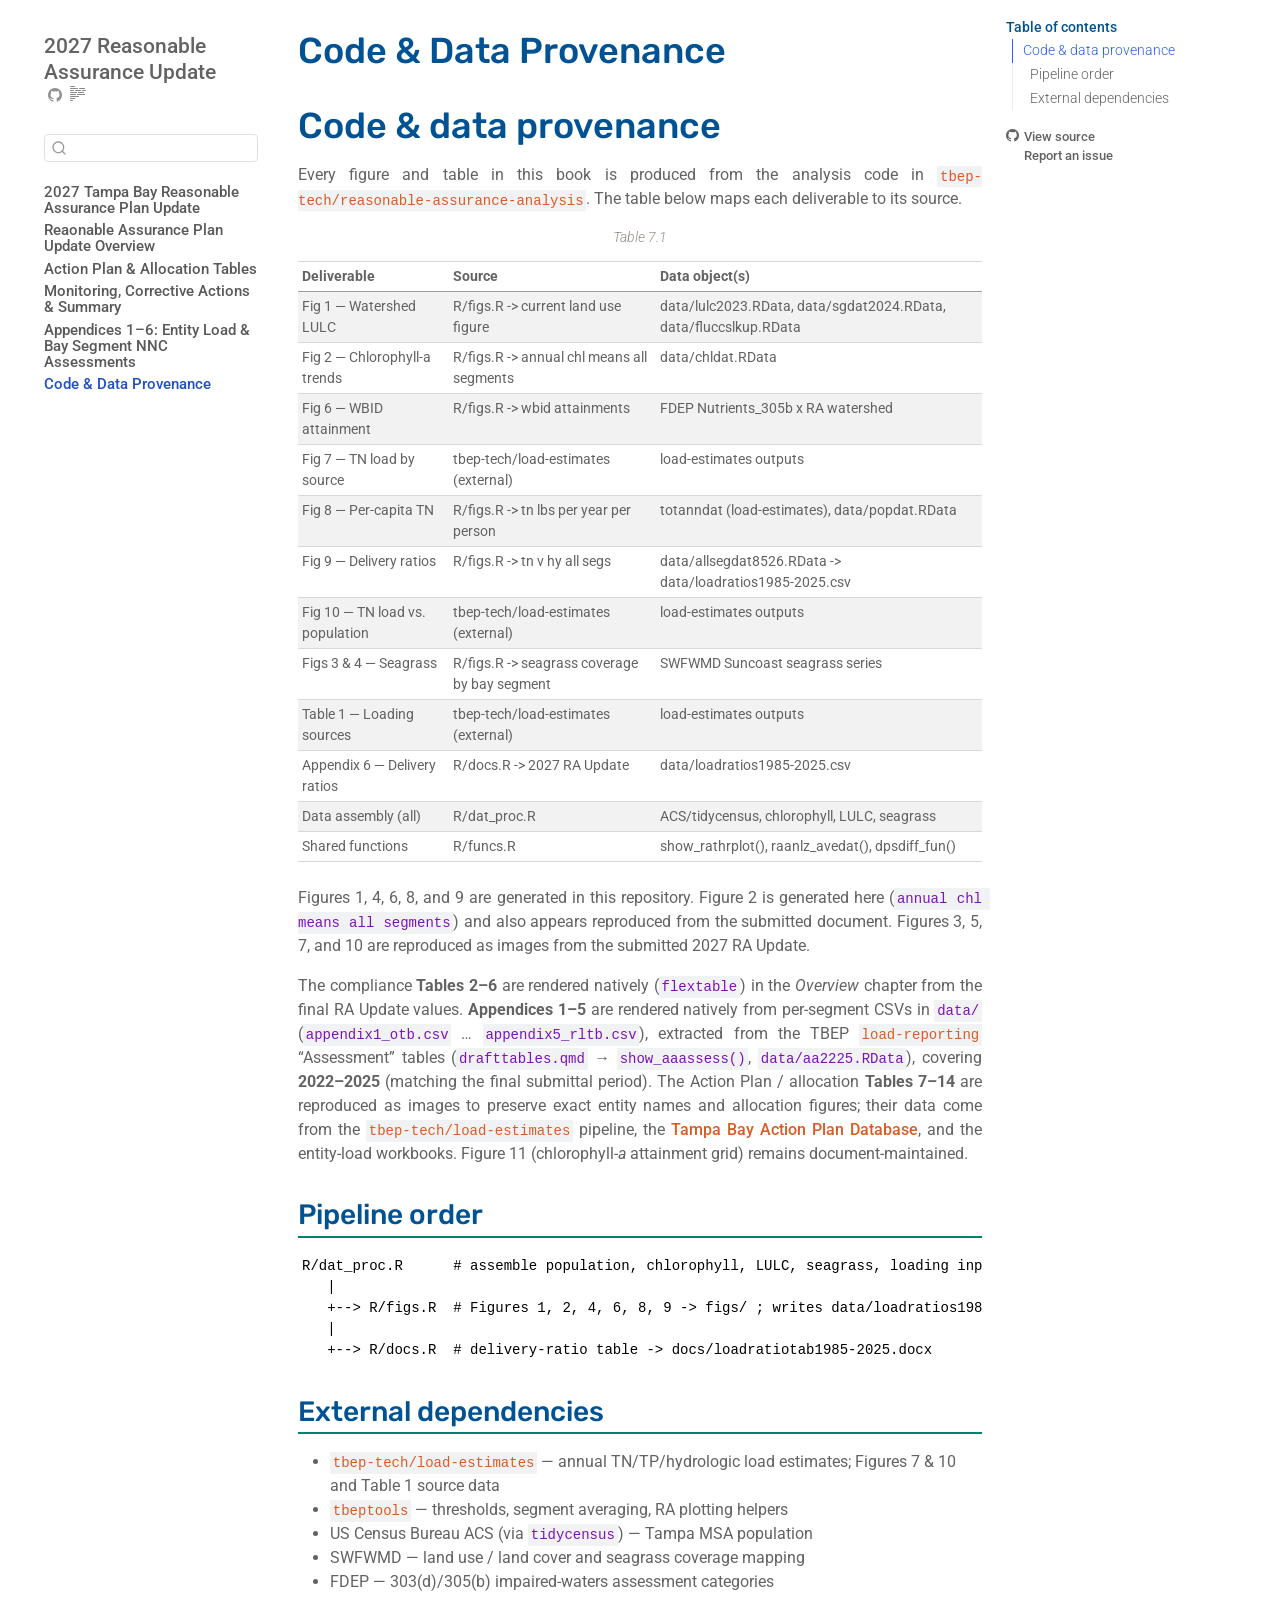
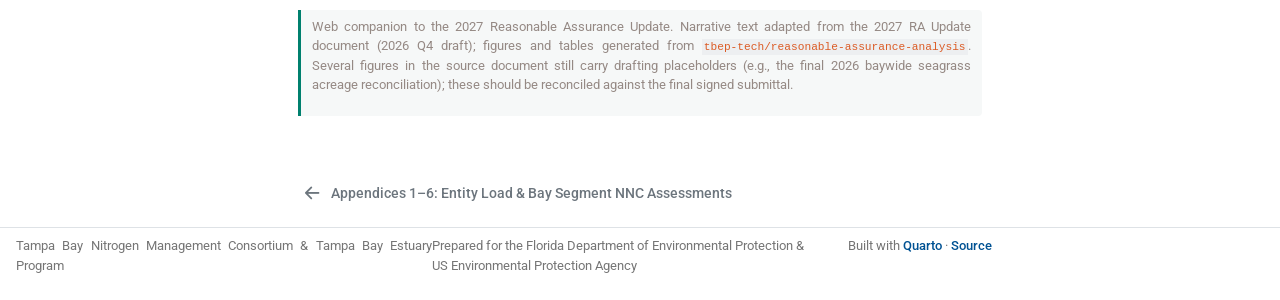
<file: docs/provenance.html>
<!DOCTYPE html>
<html xmlns="http://www.w3.org/1999/xhtml" lang="en" xml:lang="en"><head>

<meta charset="utf-8">
<meta name="generator" content="quarto-1.9.36">

<meta name="viewport" content="width=device-width, initial-scale=1.0, user-scalable=yes">


<title>Code &amp; Data Provenance – 2027 Reasonable Assurance Update</title>
<style>
/* Default styles provided by pandoc.
** See https://pandoc.org/MANUAL.html#variables-for-html for config info.
*/
code{white-space: pre-wrap;}
span.smallcaps{font-variant: small-caps;}
div.columns{display: flex; gap: min(4vw, 1.5em);}
div.column{flex: auto; overflow-x: auto;}
div.hanging-indent{margin-left: 1.5em; text-indent: -1.5em;}
ul.task-list{list-style: none;}
ul.task-list li input[type="checkbox"] {
  width: 0.8em;
  margin: 0 0.8em 0.2em -1em; /* quarto-specific, see https://github.com/quarto-dev/quarto-cli/issues/4556 */ 
  vertical-align: middle;
}
</style>


<script src="site_libs/quarto-nav/quarto-nav.js"></script>
<script src="site_libs/quarto-nav/headroom.min.js"></script>
<script src="site_libs/clipboard/clipboard.min.js"></script>
<script src="site_libs/quarto-search/autocomplete.umd.js"></script>
<script src="site_libs/quarto-search/fuse.min.js"></script>
<script src="site_libs/quarto-search/quarto-search.js"></script>
<meta name="quarto:offset" content="./">
<link href="./appendices.html" rel="prev">
<script src="site_libs/quarto-html/quarto.js" type="module"></script>
<script src="site_libs/quarto-html/tabsets/tabsets.js" type="module"></script>
<script src="site_libs/quarto-html/popper.min.js"></script>
<script src="site_libs/quarto-html/tippy.umd.min.js"></script>
<script src="site_libs/quarto-html/anchor.min.js"></script>
<link href="site_libs/quarto-html/tippy.css" rel="stylesheet">
<link href="site_libs/quarto-html/quarto-syntax-highlighting-845c23b38eaddc0f92fda52bfe77a8c8.css" rel="stylesheet" id="quarto-text-highlighting-styles">
<script src="site_libs/bootstrap/bootstrap.min.js"></script>
<link href="site_libs/bootstrap/bootstrap-icons.css" rel="stylesheet">
<link href="site_libs/bootstrap/bootstrap-69bb6b5985513bbafda26faf5162554c.min.css" rel="stylesheet" append-hash="true" id="quarto-bootstrap" data-mode="light">
<script id="quarto-search-options" type="application/json">{
  "location": "sidebar",
  "copy-button": false,
  "collapse-after": 3,
  "panel-placement": "start",
  "type": "textbox",
  "limit": 50,
  "keyboard-shortcut": [
    "f",
    "/",
    "s"
  ],
  "show-item-context": false,
  "language": {
    "search-no-results-text": "No results",
    "search-matching-documents-text": "matching documents",
    "search-copy-link-title": "Copy link to search",
    "search-hide-matches-text": "Hide additional matches",
    "search-more-match-text": "more match in this document",
    "search-more-matches-text": "more matches in this document",
    "search-clear-button-title": "Clear",
    "search-text-placeholder": "",
    "search-detached-cancel-button-title": "Cancel",
    "search-submit-button-title": "Submit",
    "search-label": "Search"
  }
}</script>


<link rel="stylesheet" href="styles.css">
</head>

<body class="nav-sidebar floating quarto-light">

<div id="quarto-search-results"></div>
  <header id="quarto-header" class="headroom fixed-top">
  <nav class="quarto-secondary-nav">
    <div class="container-fluid d-flex">
      <button type="button" class="quarto-btn-toggle btn" data-bs-toggle="collapse" role="button" data-bs-target=".quarto-sidebar-collapse-item" aria-controls="quarto-sidebar" aria-expanded="false" aria-label="Toggle sidebar navigation" onclick="if (window.quartoToggleHeadroom) { window.quartoToggleHeadroom(); }">
        <i class="bi bi-layout-text-sidebar-reverse"></i>
      </button>
        <nav class="quarto-page-breadcrumbs" aria-label="breadcrumb"><ol class="breadcrumb"><li class="breadcrumb-item"><a href="./provenance.html"><span class="chapter-title">Code &amp; Data Provenance</span></a></li></ol></nav>
        <a class="flex-grow-1" role="navigation" data-bs-toggle="collapse" data-bs-target=".quarto-sidebar-collapse-item" aria-controls="quarto-sidebar" aria-expanded="false" aria-label="Toggle sidebar navigation" onclick="if (window.quartoToggleHeadroom) { window.quartoToggleHeadroom(); }">      
        </a>
      <button type="button" class="btn quarto-search-button" aria-label="Search" onclick="window.quartoOpenSearch();">
        <i class="bi bi-search"></i>
      </button>
    </div>
  </nav>
</header>
<!-- content -->
<div id="quarto-content" class="quarto-container page-columns page-rows-contents page-layout-article">
<!-- sidebar -->
  <nav id="quarto-sidebar" class="sidebar collapse collapse-horizontal quarto-sidebar-collapse-item sidebar-navigation floating overflow-auto">
    <div class="pt-lg-2 mt-2 text-left sidebar-header">
    <div class="sidebar-title mb-0 py-0">
      <a href="./">2027 Reasonable Assurance Update</a> 
        <div class="sidebar-tools-main">
    <a href="https://github.com/tbep-tech/reasonable-assurance-analysis" title="Source Code" class="quarto-navigation-tool px-1" aria-label="Source Code"><i class="bi bi-github"></i></a>
  <a href="" class="quarto-reader-toggle quarto-navigation-tool px-1" onclick="window.quartoToggleReader(); return false;" title="Toggle reader mode">
  <div class="quarto-reader-toggle-btn">
  <i class="bi"></i>
  </div>
</a>
</div>
    </div>
      </div>
        <div class="mt-2 flex-shrink-0 align-items-center">
        <div class="sidebar-search">
        <div id="quarto-search" class="" title="Search"></div>
        </div>
        </div>
    <div class="sidebar-menu-container"> 
    <ul class="list-unstyled mt-1">
        <li class="sidebar-item">
  <div class="sidebar-item-container"> 
  <a href="./index.html" class="sidebar-item-text sidebar-link"><span class="chapter-title">2027 Tampa Bay Reasonable Assurance Plan Update</span></a>
  </div>
</li>
        <li class="sidebar-item">
  <div class="sidebar-item-container"> 
  <a href="./overview.html" class="sidebar-item-text sidebar-link"><span class="chapter-title">Reaonable Assurance Plan Update Overview</span></a>
  </div>
</li>
        <li class="sidebar-item">
  <div class="sidebar-item-container"> 
  <a href="./tables.html" class="sidebar-item-text sidebar-link"><span class="chapter-title">Action Plan &amp; Allocation Tables</span></a>
  </div>
</li>
        <li class="sidebar-item">
  <div class="sidebar-item-container"> 
  <a href="./summary.html" class="sidebar-item-text sidebar-link"><span class="chapter-title">Monitoring, Corrective Actions &amp; Summary</span></a>
  </div>
</li>
        <li class="sidebar-item">
  <div class="sidebar-item-container"> 
  <a href="./appendices.html" class="sidebar-item-text sidebar-link"><span class="chapter-title">Appendices 1–6: Entity Load &amp; Bay Segment NNC Assessments</span></a>
  </div>
</li>
        <li class="sidebar-item">
  <div class="sidebar-item-container"> 
  <a href="./provenance.html" class="sidebar-item-text sidebar-link active"><span class="chapter-title">Code &amp; Data Provenance</span></a>
  </div>
</li>
    </ul>
    </div>
</nav>
<div id="quarto-sidebar-glass" class="quarto-sidebar-collapse-item" data-bs-toggle="collapse" data-bs-target=".quarto-sidebar-collapse-item"></div>
<!-- margin-sidebar -->
    <div id="quarto-margin-sidebar" class="sidebar margin-sidebar">
        <nav id="TOC" role="doc-toc" class="toc-active">
    <h2 id="toc-title">Table of contents</h2>
   
  <ul>
  <li><a href="#code-data-provenance" id="toc-code-data-provenance" class="nav-link active" data-scroll-target="#code-data-provenance">Code &amp; data provenance</a>
  <ul class="collapse">
  <li><a href="#pipeline-order" id="toc-pipeline-order" class="nav-link" data-scroll-target="#pipeline-order">Pipeline order</a></li>
  <li><a href="#external-dependencies" id="toc-external-dependencies" class="nav-link" data-scroll-target="#external-dependencies">External dependencies</a></li>
  </ul></li>
  </ul>
<div class="toc-actions"><ul><li><a href="https://github.com/tbep-tech/reasonable-assurance-analysis/blob/main/provenance.qmd" class="toc-action"><i class="bi bi-github"></i>View source</a></li><li><a href="https://github.com/tbep-tech/reasonable-assurance-analysis/issues/new" class="toc-action"><i class="bi empty"></i>Report an issue</a></li></ul></div></nav>
    </div>
<!-- main -->
<main class="content" id="quarto-document-content">

<header id="title-block-header" class="quarto-title-block default">
<div class="quarto-title">
<h1 class="title"><span class="chapter-title">Code &amp; Data Provenance</span></h1>
</div>



<div class="quarto-title-meta">

    
  
    
  </div>
  


</header>


<section id="code-data-provenance" class="level1">
<h1>Code &amp; data provenance</h1>
<p>Every figure and table in this book is produced from the analysis code in <a href="https://github.com/tbep-tech/reasonable-assurance-analysis"><code>tbep-tech/reasonable-assurance-analysis</code></a>. The table below maps each deliverable to its source.</p>
<div class="cell">
<div id="tbl-provenance" class="cell quarto-float quarto-figure quarto-figure-center anchored">
<figure class="quarto-float quarto-float-tbl figure">
<figcaption class="quarto-float-caption-top quarto-float-caption quarto-float-tbl quarto-uncaptioned" id="tbl-provenance-caption-0ceaefa1-69ba-4598-a22c-09a6ac19f8ca">
Table&nbsp;7.1
</figcaption>
<div aria-describedby="tbl-provenance-caption-0ceaefa1-69ba-4598-a22c-09a6ac19f8ca">
<div class="cell-output-display">
<table class="table table-sm caption-top table-striped small">
<thead>
<tr class="header">
<th style="text-align: left;" data-quarto-table-cell-role="th">Deliverable</th>
<th style="text-align: left;" data-quarto-table-cell-role="th">Source</th>
<th style="text-align: left;" data-quarto-table-cell-role="th">Data object(s)</th>
</tr>
</thead>
<tbody>
<tr class="odd">
<td style="text-align: left;">Fig 1 — Watershed LULC</td>
<td style="text-align: left;">R/figs.R -&gt; current land use figure</td>
<td style="text-align: left;">data/lulc2023.RData, data/sgdat2024.RData, data/fluccslkup.RData</td>
</tr>
<tr class="even">
<td style="text-align: left;">Fig 2 — Chlorophyll-a trends</td>
<td style="text-align: left;">R/figs.R -&gt; annual chl means all segments</td>
<td style="text-align: left;">data/chldat.RData</td>
</tr>
<tr class="odd">
<td style="text-align: left;">Fig 6 — WBID attainment</td>
<td style="text-align: left;">R/figs.R -&gt; wbid attainments</td>
<td style="text-align: left;">FDEP Nutrients_305b x RA watershed</td>
</tr>
<tr class="even">
<td style="text-align: left;">Fig 7 — TN load by source</td>
<td style="text-align: left;">tbep-tech/load-estimates (external)</td>
<td style="text-align: left;">load-estimates outputs</td>
</tr>
<tr class="odd">
<td style="text-align: left;">Fig 8 — Per-capita TN</td>
<td style="text-align: left;">R/figs.R -&gt; tn lbs per year per person</td>
<td style="text-align: left;">totanndat (load-estimates), data/popdat.RData</td>
</tr>
<tr class="even">
<td style="text-align: left;">Fig 9 — Delivery ratios</td>
<td style="text-align: left;">R/figs.R -&gt; tn v hy all segs</td>
<td style="text-align: left;">data/allsegdat8526.RData -&gt; data/loadratios1985-2025.csv</td>
</tr>
<tr class="odd">
<td style="text-align: left;">Fig 10 — TN load vs. population</td>
<td style="text-align: left;">tbep-tech/load-estimates (external)</td>
<td style="text-align: left;">load-estimates outputs</td>
</tr>
<tr class="even">
<td style="text-align: left;">Figs 3 &amp; 4 — Seagrass</td>
<td style="text-align: left;">R/figs.R -&gt; seagrass coverage by bay segment</td>
<td style="text-align: left;">SWFWMD Suncoast seagrass series</td>
</tr>
<tr class="odd">
<td style="text-align: left;">Table 1 — Loading sources</td>
<td style="text-align: left;">tbep-tech/load-estimates (external)</td>
<td style="text-align: left;">load-estimates outputs</td>
</tr>
<tr class="even">
<td style="text-align: left;">Appendix 6 — Delivery ratios</td>
<td style="text-align: left;">R/docs.R -&gt; 2027 RA Update</td>
<td style="text-align: left;">data/loadratios1985-2025.csv</td>
</tr>
<tr class="odd">
<td style="text-align: left;">Data assembly (all)</td>
<td style="text-align: left;">R/dat_proc.R</td>
<td style="text-align: left;">ACS/tidycensus, chlorophyll, LULC, seagrass</td>
</tr>
<tr class="even">
<td style="text-align: left;">Shared functions</td>
<td style="text-align: left;">R/funcs.R</td>
<td style="text-align: left;">show_rathrplot(), raanlz_avedat(), dpsdiff_fun()</td>
</tr>
</tbody>
</table>
</div>
</div>
</figure>
</div>
</div>
<p>Figures 1, 4, 6, 8, and 9 are generated in this repository. Figure 2 is generated here (<code>annual chl means all segments</code>) and also appears reproduced from the submitted document. Figures 3, 5, 7, and 10 are reproduced as images from the submitted 2027 RA Update.</p>
<p>The compliance <strong>Tables 2–6</strong> are rendered natively (<code>flextable</code>) in the <em>Overview</em> chapter from the final RA Update values. <strong>Appendices 1–5</strong> are rendered natively from per-segment CSVs in <code>data/</code> (<code>appendix1_otb.csv</code> … <code>appendix5_rltb.csv</code>), extracted from the TBEP <a href="https://github.com/tbep-tech/load-reporting"><code>load-reporting</code></a> “Assessment” tables (<code>drafttables.qmd</code> → <code>show_aaassess()</code>, <code>data/aa2225.RData</code>), covering <strong>2022–2025</strong> (matching the final submittal period). The Action Plan / allocation <strong>Tables 7–14</strong> are reproduced as images to preserve exact entity names and allocation figures; their data come from the <a href="https://github.com/tbep-tech/load-estimates"><code>tbep-tech/load-estimates</code></a> pipeline, the <a href="https://apdb.tbep.org">Tampa Bay Action Plan Database</a>, and the entity-load workbooks. Figure 11 (chlorophyll-<em>a</em> attainment grid) remains document-maintained.</p>
<section id="pipeline-order" class="level2">
<h2 class="anchored" data-anchor-id="pipeline-order">Pipeline order</h2>
<pre><code>R/dat_proc.R      # assemble population, chlorophyll, LULC, seagrass, loading inputs -&gt; data/
   |
   +--&gt; R/figs.R  # Figures 1, 2, 4, 6, 8, 9 -&gt; figs/ ; writes data/loadratios1985-2025.csv
   |
   +--&gt; R/docs.R  # delivery-ratio table -&gt; docs/loadratiotab1985-2025.docx</code></pre>
</section>
<section id="external-dependencies" class="level2">
<h2 class="anchored" data-anchor-id="external-dependencies">External dependencies</h2>
<ul>
<li><a href="https://github.com/tbep-tech/load-estimates"><code>tbep-tech/load-estimates</code></a> — annual TN/TP/hydrologic load estimates; Figures 7 &amp; 10 and Table 1 source data</li>
<li><a href="https://tbep-tech.github.io/tbeptools/"><code>tbeptools</code></a> — thresholds, segment averaging, RA plotting helpers</li>
<li>US Census Bureau ACS (via <code>tidycensus</code>) — Tampa MSA population</li>
<li>SWFWMD — land use / land cover and seagrass coverage mapping</li>
<li>FDEP — 303(d)/305(b) impaired-waters assessment categories</li>
</ul>
<div class="provenance">
<p>Web companion to the 2027 Reasonable Assurance Update. Narrative text adapted from the 2027 RA Update document (2026 Q4 draft); figures and tables generated from <a href="https://github.com/tbep-tech/reasonable-assurance-analysis"><code>tbep-tech/reasonable-assurance-analysis</code></a>. Several figures in the source document still carry drafting placeholders (e.g., the final 2026 baywide seagrass acreage reconciliation); these should be reconciled against the final signed submittal.</p>
</div>


</section>
</section>

</main> <!-- /main -->
<script id="quarto-html-after-body" type="application/javascript">
  window.document.addEventListener("DOMContentLoaded", function (event) {
    const icon = "";
    const anchorJS = new window.AnchorJS();
    anchorJS.options = {
      placement: 'right',
      icon: icon
    };
    anchorJS.add('.anchored');
    const isCodeAnnotation = (el) => {
      for (const clz of el.classList) {
        if (clz.startsWith('code-annotation-')) {                     
          return true;
        }
      }
      return false;
    }
    const onCopySuccess = function(e) {
      // button target
      const button = e.trigger;
      // don't keep focus
      button.blur();
      // flash "checked"
      button.classList.add('code-copy-button-checked');
      var currentTitle = button.getAttribute("title");
      button.setAttribute("title", "Copied!");
      let tooltip;
      if (window.bootstrap) {
        button.setAttribute("data-bs-toggle", "tooltip");
        button.setAttribute("data-bs-placement", "left");
        button.setAttribute("data-bs-title", "Copied!");
        tooltip = new bootstrap.Tooltip(button, 
          { trigger: "manual", 
            customClass: "code-copy-button-tooltip",
            offset: [0, -8]});
        tooltip.show();    
      }
      setTimeout(function() {
        if (tooltip) {
          tooltip.hide();
          button.removeAttribute("data-bs-title");
          button.removeAttribute("data-bs-toggle");
          button.removeAttribute("data-bs-placement");
        }
        button.setAttribute("title", currentTitle);
        button.classList.remove('code-copy-button-checked');
      }, 1000);
      // clear code selection
      e.clearSelection();
    }
    const getTextToCopy = function(trigger) {
      const outerScaffold = trigger.parentElement.cloneNode(true);
      const codeEl = outerScaffold.querySelector('code');
      for (const childEl of codeEl.children) {
        if (isCodeAnnotation(childEl)) {
          childEl.remove();
        }
      }
      return codeEl.innerText;
    }
    const clipboard = new window.ClipboardJS('.code-copy-button:not([data-in-quarto-modal])', {
      text: getTextToCopy
    });
    clipboard.on('success', onCopySuccess);
    if (window.document.getElementById('quarto-embedded-source-code-modal')) {
      const clipboardModal = new window.ClipboardJS('.code-copy-button[data-in-quarto-modal]', {
        text: getTextToCopy,
        container: window.document.getElementById('quarto-embedded-source-code-modal')
      });
      clipboardModal.on('success', onCopySuccess);
    }
      var localhostRegex = new RegExp(/^(?:http|https):\/\/localhost\:?[0-9]*\//);
      var mailtoRegex = new RegExp(/^mailto:/);
        var filterRegex = new RegExp("https:\/\/tbep-tech\.github\.io\/reasonable-assurance-analysis\/");
      var isInternal = (href) => {
          return filterRegex.test(href) || localhostRegex.test(href) || mailtoRegex.test(href);
      }
      // Inspect non-navigation links and adorn them if external
     var links = window.document.querySelectorAll('a[href]:not(.nav-link):not(.navbar-brand):not(.toc-action):not(.sidebar-link):not(.sidebar-item-toggle):not(.pagination-link):not(.no-external):not([aria-hidden]):not(.dropdown-item):not(.quarto-navigation-tool):not(.about-link)');
      for (var i=0; i<links.length; i++) {
        const link = links[i];
        if (!isInternal(link.href)) {
          // undo the damage that might have been done by quarto-nav.js in the case of
          // links that we want to consider external
          if (link.dataset.originalHref !== undefined) {
            link.href = link.dataset.originalHref;
          }
        }
      }
    function tippyHover(el, contentFn, onTriggerFn, onUntriggerFn) {
      const config = {
        allowHTML: true,
        maxWidth: 500,
        delay: 100,
        arrow: false,
        appendTo: function(el) {
            return el.parentElement;
        },
        interactive: true,
        interactiveBorder: 10,
        theme: 'quarto',
        placement: 'bottom-start',
      };
      if (contentFn) {
        config.content = contentFn;
      }
      if (onTriggerFn) {
        config.onTrigger = onTriggerFn;
      }
      if (onUntriggerFn) {
        config.onUntrigger = onUntriggerFn;
      }
      window.tippy(el, config); 
    }
    const noterefs = window.document.querySelectorAll('a[role="doc-noteref"]');
    for (var i=0; i<noterefs.length; i++) {
      const ref = noterefs[i];
      tippyHover(ref, function() {
        // use id or data attribute instead here
        let href = ref.getAttribute('data-footnote-href') || ref.getAttribute('href');
        try { href = new URL(href).hash; } catch {}
        const id = href.replace(/^#\/?/, "");
        const note = window.document.getElementById(id);
        if (note) {
          return note.innerHTML;
        } else {
          return "";
        }
      });
    }
    const xrefs = window.document.querySelectorAll('a.quarto-xref');
    const processXRef = (id, note) => {
      // Strip column container classes
      const stripColumnClz = (el) => {
        el.classList.remove("page-full", "page-columns");
        if (el.children) {
          for (const child of el.children) {
            stripColumnClz(child);
          }
        }
      }
      stripColumnClz(note)
      if (id === null || id.startsWith('sec-')) {
        // Special case sections, only their first couple elements
        const container = document.createElement("div");
        if (note.children && note.children.length > 2) {
          container.appendChild(note.children[0].cloneNode(true));
          for (let i = 1; i < note.children.length; i++) {
            const child = note.children[i];
            if (child.tagName === "P" && child.innerText === "") {
              continue;
            } else {
              container.appendChild(child.cloneNode(true));
              break;
            }
          }
          if (window.Quarto?.typesetMath) {
            window.Quarto.typesetMath(container);
          }
          return container.innerHTML
        } else {
          if (window.Quarto?.typesetMath) {
            window.Quarto.typesetMath(note);
          }
          return note.innerHTML;
        }
      } else {
        // Remove any anchor links if they are present
        const anchorLink = note.querySelector('a.anchorjs-link');
        if (anchorLink) {
          anchorLink.remove();
        }
        if (window.Quarto?.typesetMath) {
          window.Quarto.typesetMath(note);
        }
        if (note.classList.contains("callout")) {
          return note.outerHTML;
        } else {
          return note.innerHTML;
        }
      }
    }
    for (var i=0; i<xrefs.length; i++) {
      const xref = xrefs[i];
      tippyHover(xref, undefined, function(instance) {
        instance.disable();
        let url = xref.getAttribute('href');
        let hash = undefined; 
        if (url.startsWith('#')) {
          hash = url;
        } else {
          try { hash = new URL(url).hash; } catch {}
        }
        if (hash) {
          const id = hash.replace(/^#\/?/, "");
          const note = window.document.getElementById(id);
          if (note !== null) {
            try {
              const html = processXRef(id, note.cloneNode(true));
              instance.setContent(html);
            } finally {
              instance.enable();
              instance.show();
            }
          } else {
            // See if we can fetch this
            fetch(url.split('#')[0])
            .then(res => res.text())
            .then(html => {
              const parser = new DOMParser();
              const htmlDoc = parser.parseFromString(html, "text/html");
              const note = htmlDoc.getElementById(id);
              if (note !== null) {
                const html = processXRef(id, note);
                instance.setContent(html);
              } 
            }).finally(() => {
              instance.enable();
              instance.show();
            });
          }
        } else {
          // See if we can fetch a full url (with no hash to target)
          // This is a special case and we should probably do some content thinning / targeting
          fetch(url)
          .then(res => res.text())
          .then(html => {
            const parser = new DOMParser();
            const htmlDoc = parser.parseFromString(html, "text/html");
            const note = htmlDoc.querySelector('main.content');
            if (note !== null) {
              // This should only happen for chapter cross references
              // (since there is no id in the URL)
              // remove the first header
              if (note.children.length > 0 && note.children[0].tagName === "HEADER") {
                note.children[0].remove();
              }
              const html = processXRef(null, note);
              instance.setContent(html);
            } 
          }).finally(() => {
            instance.enable();
            instance.show();
          });
        }
      }, function(instance) {
      });
    }
        let selectedAnnoteEl;
        const selectorForAnnotation = ( cell, annotation) => {
          let cellAttr = 'data-code-cell="' + cell + '"';
          let lineAttr = 'data-code-annotation="' +  annotation + '"';
          const selector = 'span[' + cellAttr + '][' + lineAttr + ']';
          return selector;
        }
        const selectCodeLines = (annoteEl) => {
          const doc = window.document;
          const targetCell = annoteEl.getAttribute("data-target-cell");
          const targetAnnotation = annoteEl.getAttribute("data-target-annotation");
          const annoteSpan = window.document.querySelector(selectorForAnnotation(targetCell, targetAnnotation));
          const lines = annoteSpan.getAttribute("data-code-lines").split(",");
          const lineIds = lines.map((line) => {
            return targetCell + "-" + line;
          })
          let top = null;
          let height = null;
          let parent = null;
          if (lineIds.length > 0) {
              //compute the position of the single el (top and bottom and make a div)
              const el = window.document.getElementById(lineIds[0]);
              top = el.offsetTop;
              height = el.offsetHeight;
              parent = el.parentElement.parentElement;
            if (lineIds.length > 1) {
              const lastEl = window.document.getElementById(lineIds[lineIds.length - 1]);
              const bottom = lastEl.offsetTop + lastEl.offsetHeight;
              height = bottom - top;
            }
            if (top !== null && height !== null && parent !== null) {
              // cook up a div (if necessary) and position it 
              let div = window.document.getElementById("code-annotation-line-highlight");
              if (div === null) {
                div = window.document.createElement("div");
                div.setAttribute("id", "code-annotation-line-highlight");
                div.style.position = 'absolute';
                parent.appendChild(div);
              }
              div.style.top = top - 2 + "px";
              div.style.height = height + 4 + "px";
              div.style.left = 0;
              let gutterDiv = window.document.getElementById("code-annotation-line-highlight-gutter");
              if (gutterDiv === null) {
                gutterDiv = window.document.createElement("div");
                gutterDiv.setAttribute("id", "code-annotation-line-highlight-gutter");
                gutterDiv.style.position = 'absolute';
                const codeCell = window.document.getElementById(targetCell);
                const gutter = codeCell.querySelector('.code-annotation-gutter');
                gutter.appendChild(gutterDiv);
              }
              gutterDiv.style.top = top - 2 + "px";
              gutterDiv.style.height = height + 4 + "px";
            }
            selectedAnnoteEl = annoteEl;
          }
        };
        const unselectCodeLines = () => {
          const elementsIds = ["code-annotation-line-highlight", "code-annotation-line-highlight-gutter"];
          elementsIds.forEach((elId) => {
            const div = window.document.getElementById(elId);
            if (div) {
              div.remove();
            }
          });
          selectedAnnoteEl = undefined;
        };
          // Handle positioning of the toggle
      window.addEventListener(
        "resize",
        throttle(() => {
          elRect = undefined;
          if (selectedAnnoteEl) {
            selectCodeLines(selectedAnnoteEl);
          }
        }, 10)
      );
      function throttle(fn, ms) {
      let throttle = false;
      let timer;
        return (...args) => {
          if(!throttle) { // first call gets through
              fn.apply(this, args);
              throttle = true;
          } else { // all the others get throttled
              if(timer) clearTimeout(timer); // cancel #2
              timer = setTimeout(() => {
                fn.apply(this, args);
                timer = throttle = false;
              }, ms);
          }
        };
      }
        // Attach click handler to the DT
        const annoteDls = window.document.querySelectorAll('dt[data-target-cell]');
        for (const annoteDlNode of annoteDls) {
          annoteDlNode.addEventListener('click', (event) => {
            const clickedEl = event.target;
            if (clickedEl !== selectedAnnoteEl) {
              unselectCodeLines();
              const activeEl = window.document.querySelector('dt[data-target-cell].code-annotation-active');
              if (activeEl) {
                activeEl.classList.remove('code-annotation-active');
              }
              selectCodeLines(clickedEl);
              clickedEl.classList.add('code-annotation-active');
            } else {
              // Unselect the line
              unselectCodeLines();
              clickedEl.classList.remove('code-annotation-active');
            }
          });
        }
    const findCites = (el) => {
      const parentEl = el.parentElement;
      if (parentEl) {
        const cites = parentEl.dataset.cites;
        if (cites) {
          return {
            el,
            cites: cites.split(' ')
          };
        } else {
          return findCites(el.parentElement)
        }
      } else {
        return undefined;
      }
    };
    var bibliorefs = window.document.querySelectorAll('a[role="doc-biblioref"]');
    for (var i=0; i<bibliorefs.length; i++) {
      const ref = bibliorefs[i];
      const citeInfo = findCites(ref);
      if (citeInfo) {
        tippyHover(citeInfo.el, function() {
          var popup = window.document.createElement('div');
          citeInfo.cites.forEach(function(cite) {
            var citeDiv = window.document.createElement('div');
            citeDiv.classList.add('hanging-indent');
            citeDiv.classList.add('csl-entry');
            var biblioDiv = window.document.getElementById('ref-' + cite);
            if (biblioDiv) {
              citeDiv.innerHTML = biblioDiv.innerHTML;
            }
            popup.appendChild(citeDiv);
          });
          return popup.innerHTML;
        });
      }
    }
  });
  </script>
<nav class="page-navigation">
  <div class="nav-page nav-page-previous">
      <a href="./appendices.html" class="pagination-link" aria-label="Appendices 1–6: Entity Load &amp; Bay Segment NNC Assessments">
        <i class="bi bi-arrow-left-short"></i> <span class="nav-page-text"><span class="chapter-title">Appendices 1–6: Entity Load &amp; Bay Segment NNC Assessments</span></span>
      </a>          
  </div>
  <div class="nav-page nav-page-next">
  </div>
</nav>
</div> <!-- /content -->
<footer class="footer">
  <div class="nav-footer">
    <div class="nav-footer-left">
<p>Tampa Bay Nitrogen Management Consortium &amp; Tampa Bay Estuary Program</p>
</div>   
    <div class="nav-footer-center">
<p>Prepared for the Florida Department of Environmental Protection &amp;<br>
US Environmental Protection Agency</p>
<div class="toc-actions d-sm-block d-md-none"><ul><li><a href="https://github.com/tbep-tech/reasonable-assurance-analysis/blob/main/provenance.qmd" class="toc-action"><i class="bi bi-github"></i>View source</a></li><li><a href="https://github.com/tbep-tech/reasonable-assurance-analysis/issues/new" class="toc-action"><i class="bi empty"></i>Report an issue</a></li></ul></div></div>
    <div class="nav-footer-right">
<p>Built with <a href="https://quarto.org">Quarto</a> · <a href="https://github.com/tbep-tech/reasonable-assurance-analysis">Source</a></p>
</div>
  </div>
</footer>




</body></html>
</file>
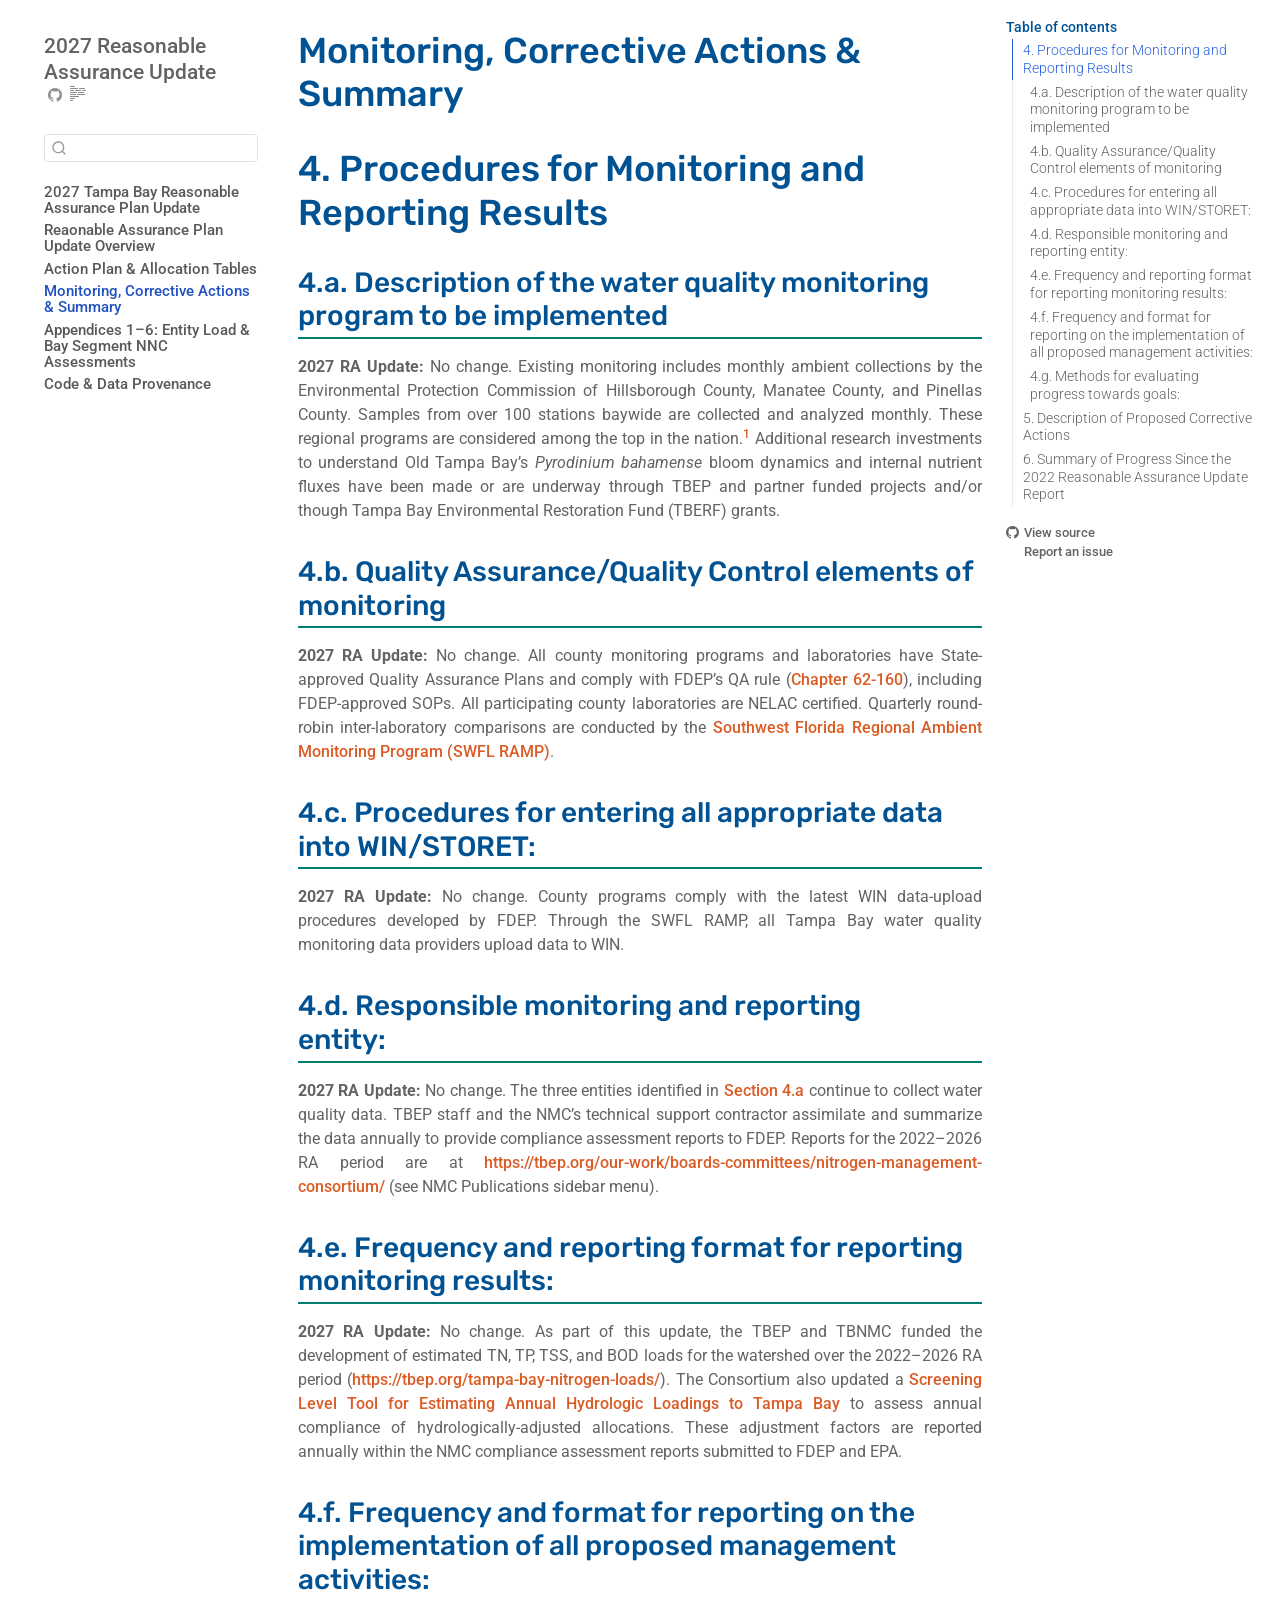
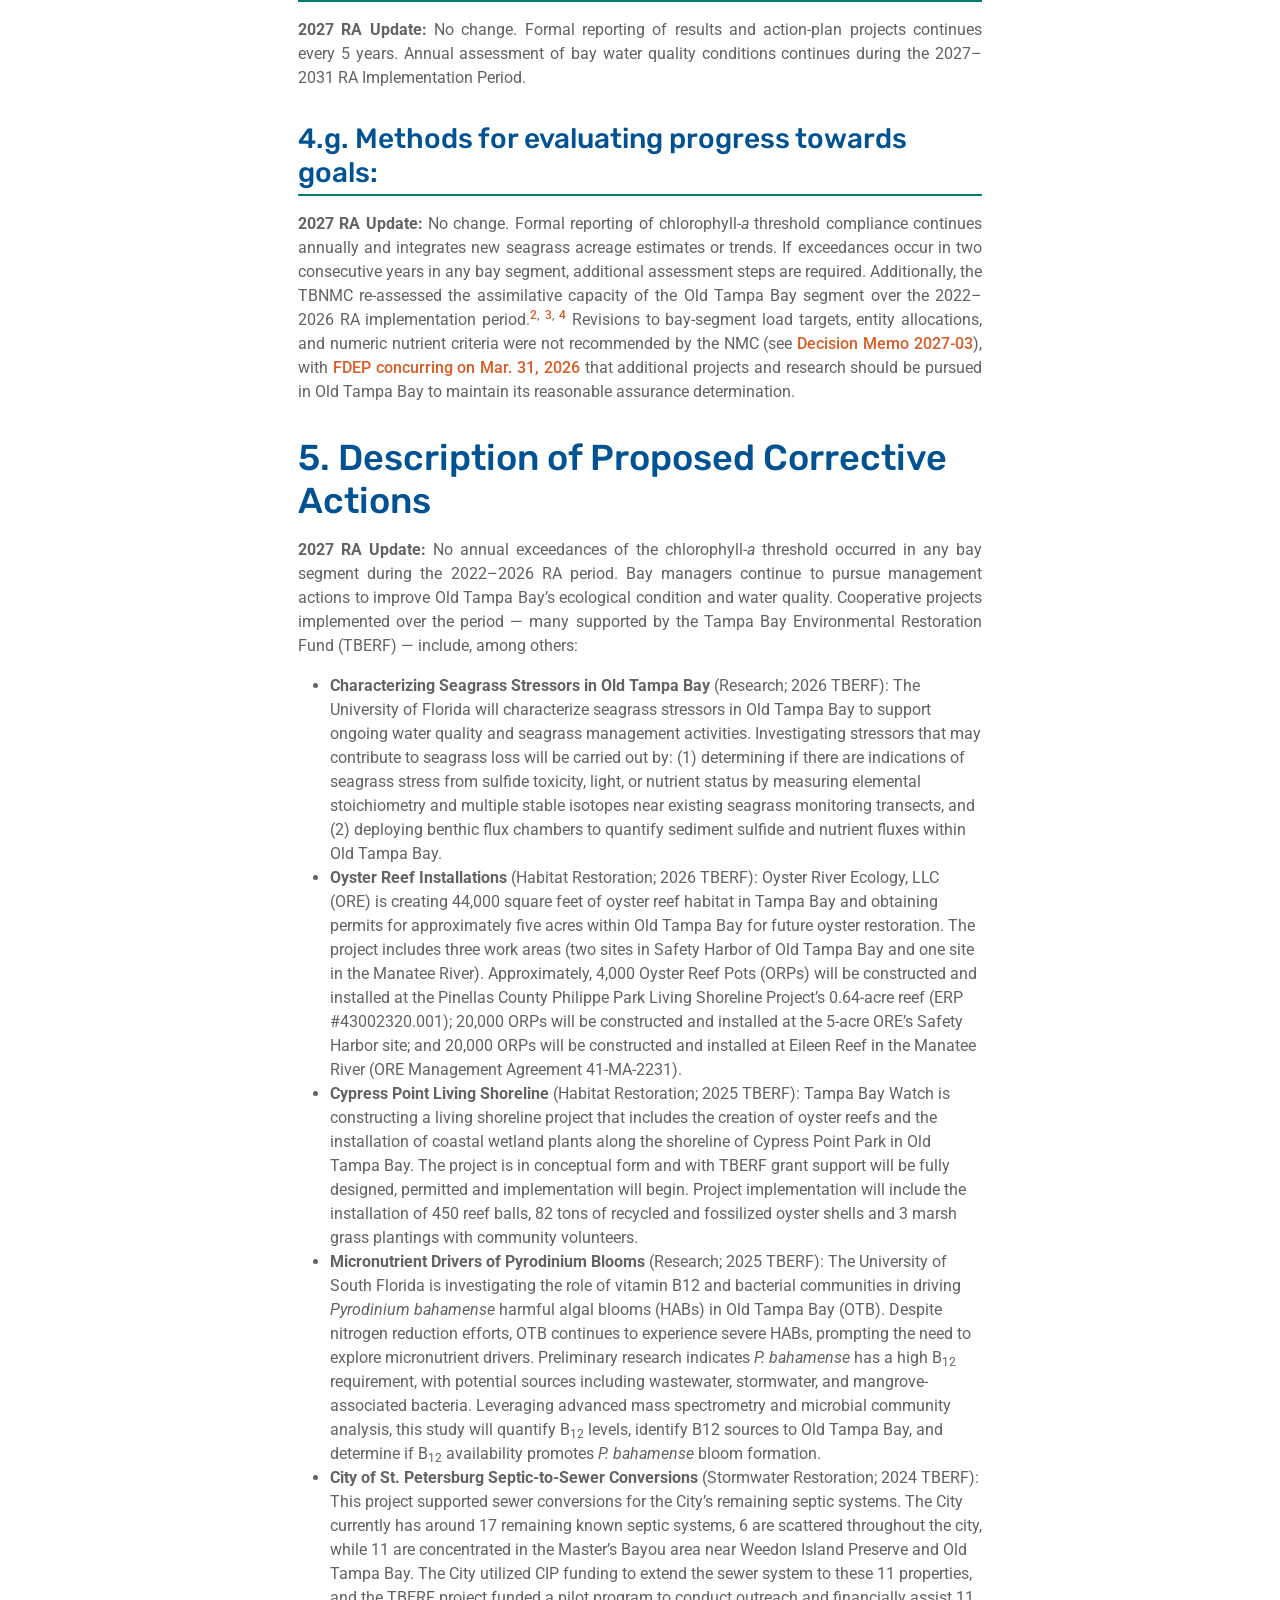
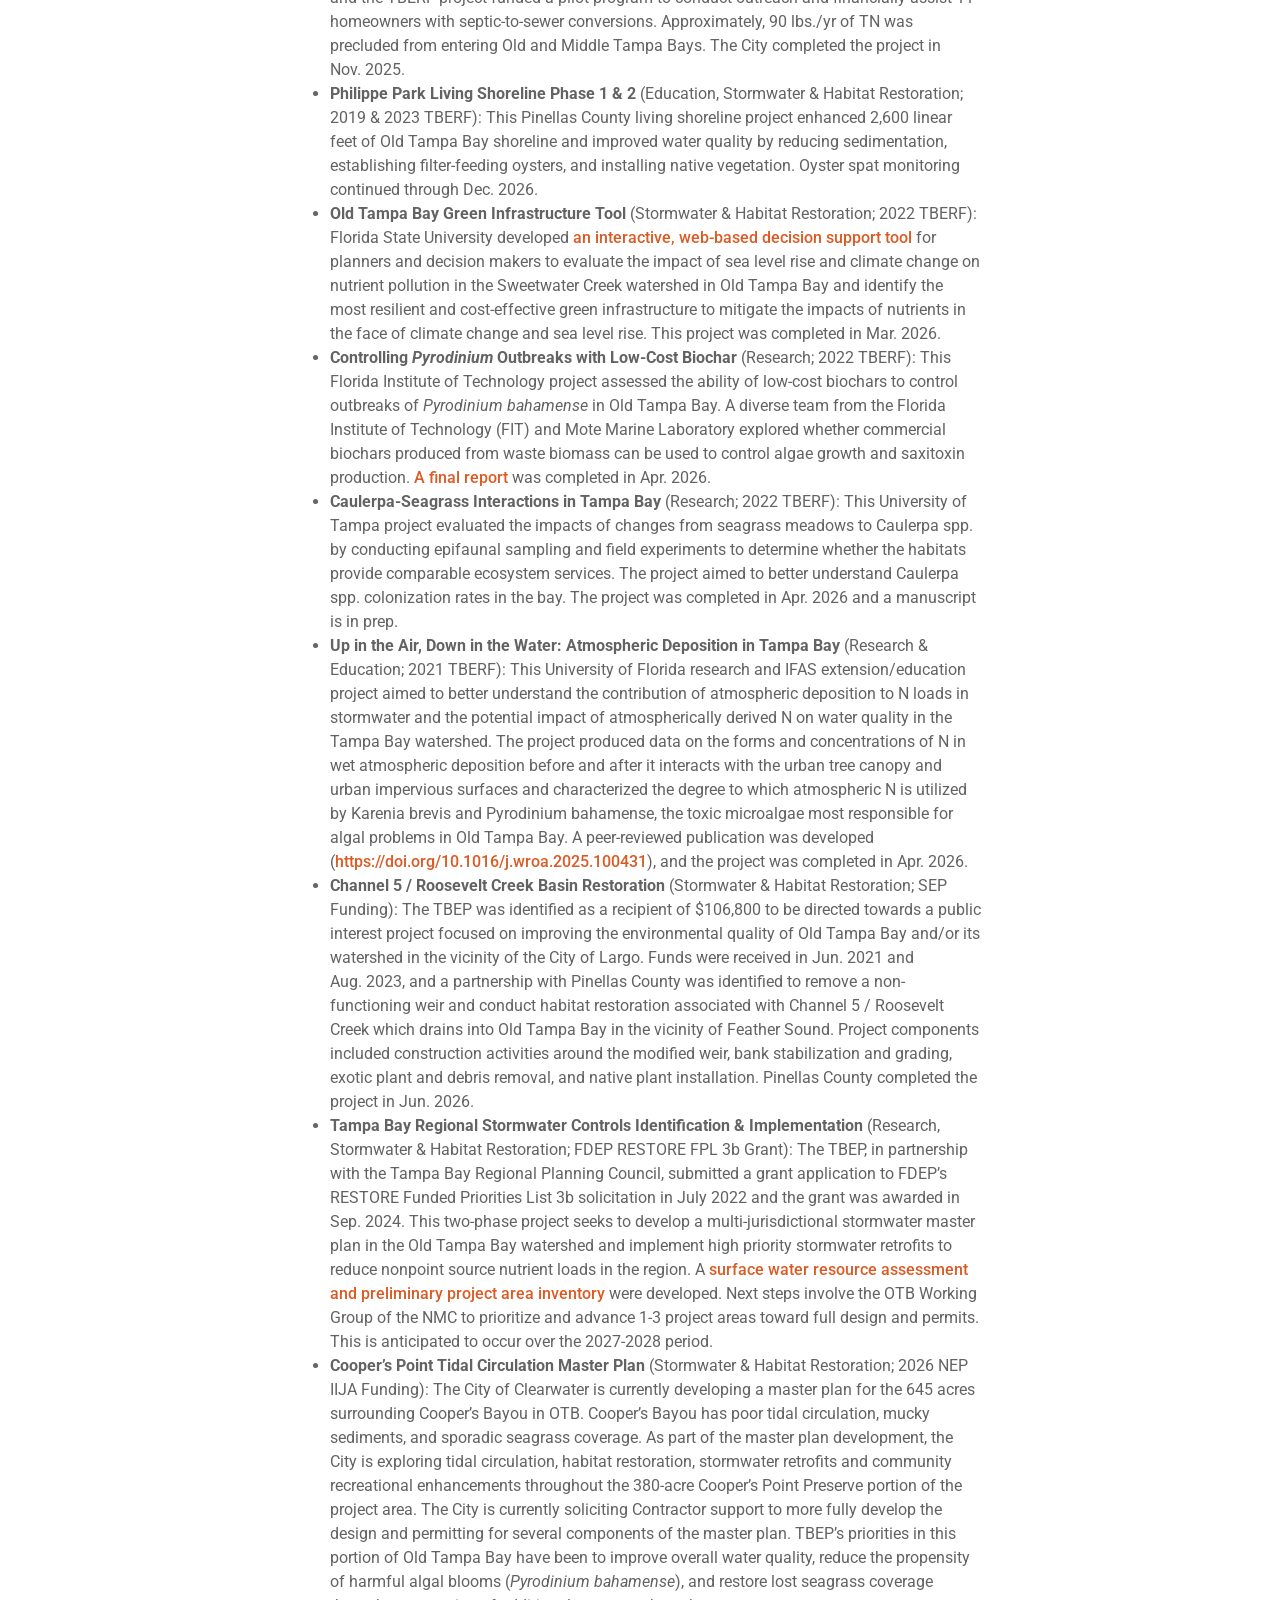
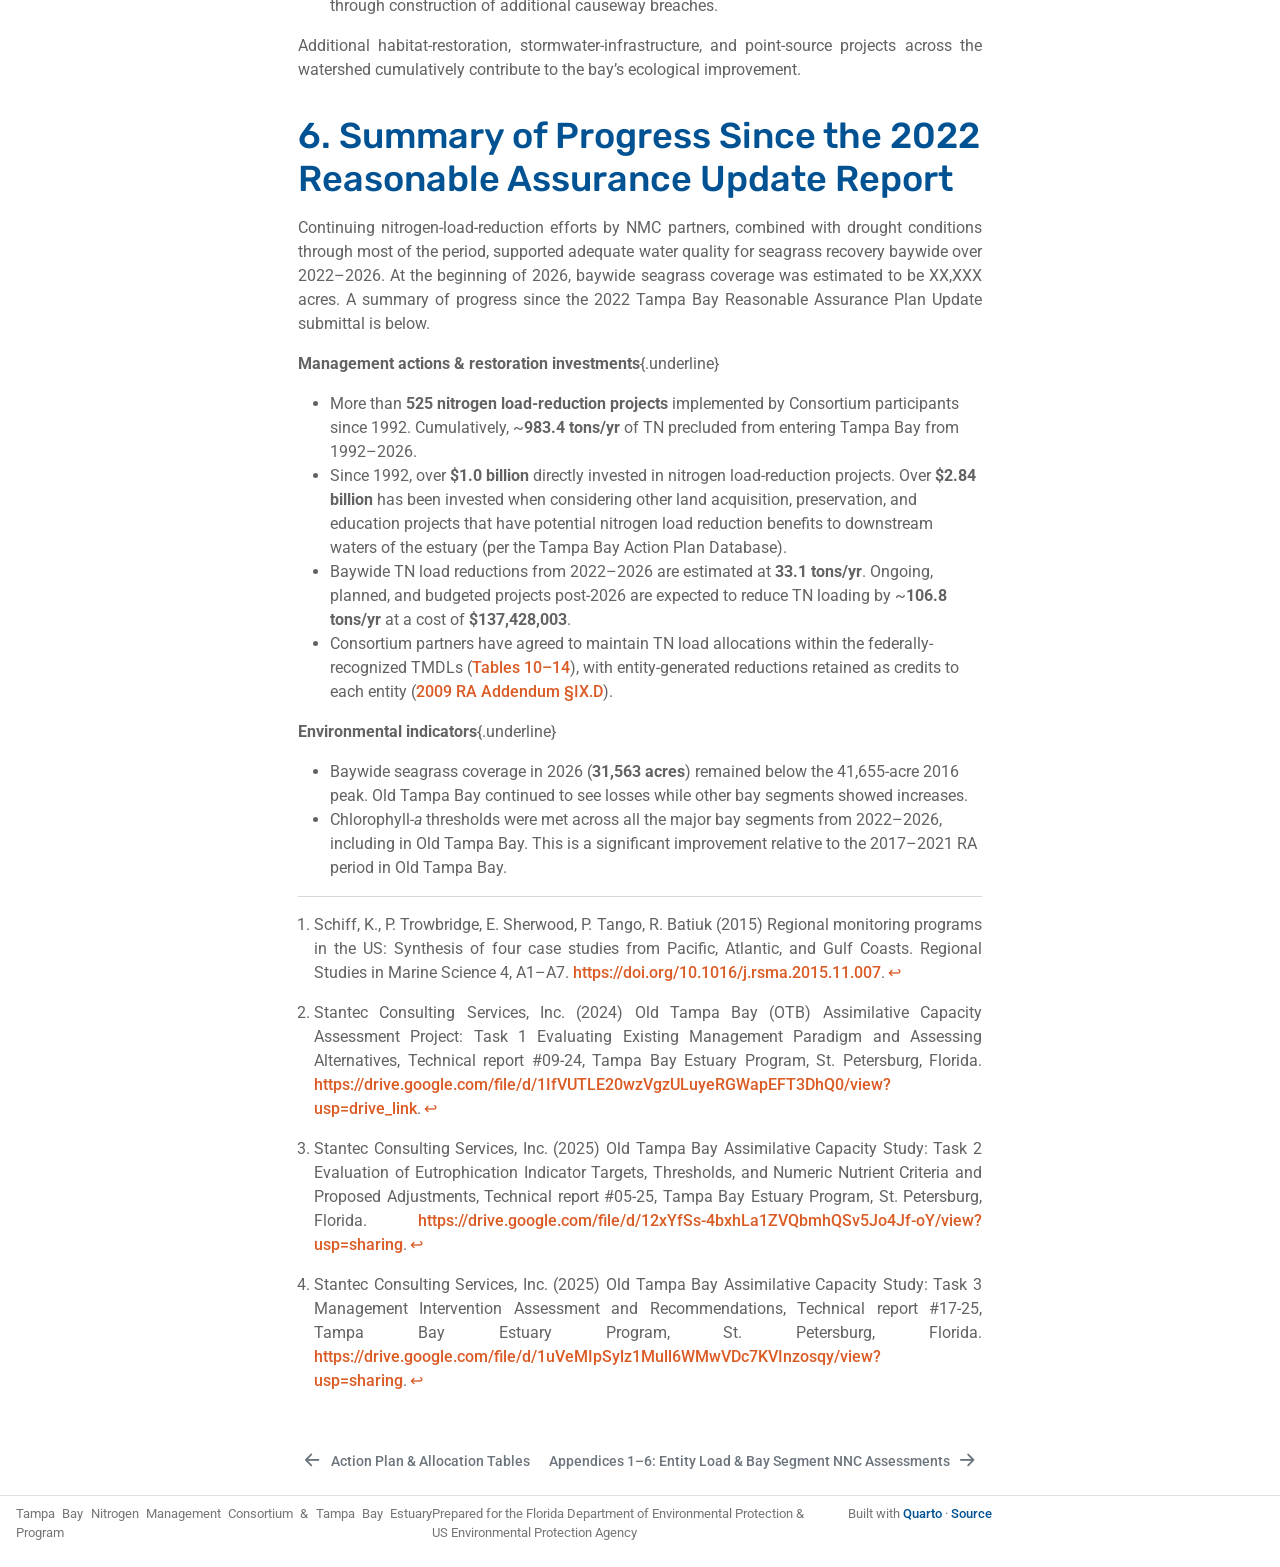
<file: docs/summary.html>
<!DOCTYPE html>
<html xmlns="http://www.w3.org/1999/xhtml" lang="en" xml:lang="en"><head>

<meta charset="utf-8">
<meta name="generator" content="quarto-1.9.36">

<meta name="viewport" content="width=device-width, initial-scale=1.0, user-scalable=yes">


<title>Monitoring, Corrective Actions &amp; Summary – 2027 Reasonable Assurance Update</title>
<style>
/* Default styles provided by pandoc.
** See https://pandoc.org/MANUAL.html#variables-for-html for config info.
*/
code{white-space: pre-wrap;}
span.smallcaps{font-variant: small-caps;}
div.columns{display: flex; gap: min(4vw, 1.5em);}
div.column{flex: auto; overflow-x: auto;}
div.hanging-indent{margin-left: 1.5em; text-indent: -1.5em;}
ul.task-list{list-style: none;}
ul.task-list li input[type="checkbox"] {
  width: 0.8em;
  margin: 0 0.8em 0.2em -1em; /* quarto-specific, see https://github.com/quarto-dev/quarto-cli/issues/4556 */ 
  vertical-align: middle;
}
</style>


<script src="site_libs/quarto-nav/quarto-nav.js"></script>
<script src="site_libs/quarto-nav/headroom.min.js"></script>
<script src="site_libs/clipboard/clipboard.min.js"></script>
<script src="site_libs/quarto-search/autocomplete.umd.js"></script>
<script src="site_libs/quarto-search/fuse.min.js"></script>
<script src="site_libs/quarto-search/quarto-search.js"></script>
<meta name="quarto:offset" content="./">
<link href="./appendices.html" rel="next">
<link href="./tables.html" rel="prev">
<script src="site_libs/quarto-html/quarto.js" type="module"></script>
<script src="site_libs/quarto-html/tabsets/tabsets.js" type="module"></script>
<script src="site_libs/quarto-html/popper.min.js"></script>
<script src="site_libs/quarto-html/tippy.umd.min.js"></script>
<script src="site_libs/quarto-html/anchor.min.js"></script>
<link href="site_libs/quarto-html/tippy.css" rel="stylesheet">
<link href="site_libs/quarto-html/quarto-syntax-highlighting-845c23b38eaddc0f92fda52bfe77a8c8.css" rel="stylesheet" id="quarto-text-highlighting-styles">
<script src="site_libs/bootstrap/bootstrap.min.js"></script>
<link href="site_libs/bootstrap/bootstrap-icons.css" rel="stylesheet">
<link href="site_libs/bootstrap/bootstrap-69bb6b5985513bbafda26faf5162554c.min.css" rel="stylesheet" append-hash="true" id="quarto-bootstrap" data-mode="light">
<script id="quarto-search-options" type="application/json">{
  "location": "sidebar",
  "copy-button": false,
  "collapse-after": 3,
  "panel-placement": "start",
  "type": "textbox",
  "limit": 50,
  "keyboard-shortcut": [
    "f",
    "/",
    "s"
  ],
  "show-item-context": false,
  "language": {
    "search-no-results-text": "No results",
    "search-matching-documents-text": "matching documents",
    "search-copy-link-title": "Copy link to search",
    "search-hide-matches-text": "Hide additional matches",
    "search-more-match-text": "more match in this document",
    "search-more-matches-text": "more matches in this document",
    "search-clear-button-title": "Clear",
    "search-text-placeholder": "",
    "search-detached-cancel-button-title": "Cancel",
    "search-submit-button-title": "Submit",
    "search-label": "Search"
  }
}</script>


<link rel="stylesheet" href="styles.css">
</head>

<body class="nav-sidebar floating quarto-light">

<div id="quarto-search-results"></div>
  <header id="quarto-header" class="headroom fixed-top">
  <nav class="quarto-secondary-nav">
    <div class="container-fluid d-flex">
      <button type="button" class="quarto-btn-toggle btn" data-bs-toggle="collapse" role="button" data-bs-target=".quarto-sidebar-collapse-item" aria-controls="quarto-sidebar" aria-expanded="false" aria-label="Toggle sidebar navigation" onclick="if (window.quartoToggleHeadroom) { window.quartoToggleHeadroom(); }">
        <i class="bi bi-layout-text-sidebar-reverse"></i>
      </button>
        <nav class="quarto-page-breadcrumbs" aria-label="breadcrumb"><ol class="breadcrumb"><li class="breadcrumb-item"><a href="./summary.html"><span class="chapter-title">Monitoring, Corrective Actions &amp; Summary</span></a></li></ol></nav>
        <a class="flex-grow-1" role="navigation" data-bs-toggle="collapse" data-bs-target=".quarto-sidebar-collapse-item" aria-controls="quarto-sidebar" aria-expanded="false" aria-label="Toggle sidebar navigation" onclick="if (window.quartoToggleHeadroom) { window.quartoToggleHeadroom(); }">      
        </a>
      <button type="button" class="btn quarto-search-button" aria-label="Search" onclick="window.quartoOpenSearch();">
        <i class="bi bi-search"></i>
      </button>
    </div>
  </nav>
</header>
<!-- content -->
<div id="quarto-content" class="quarto-container page-columns page-rows-contents page-layout-article">
<!-- sidebar -->
  <nav id="quarto-sidebar" class="sidebar collapse collapse-horizontal quarto-sidebar-collapse-item sidebar-navigation floating overflow-auto">
    <div class="pt-lg-2 mt-2 text-left sidebar-header">
    <div class="sidebar-title mb-0 py-0">
      <a href="./">2027 Reasonable Assurance Update</a> 
        <div class="sidebar-tools-main">
    <a href="https://github.com/tbep-tech/reasonable-assurance-analysis" title="Source Code" class="quarto-navigation-tool px-1" aria-label="Source Code"><i class="bi bi-github"></i></a>
  <a href="" class="quarto-reader-toggle quarto-navigation-tool px-1" onclick="window.quartoToggleReader(); return false;" title="Toggle reader mode">
  <div class="quarto-reader-toggle-btn">
  <i class="bi"></i>
  </div>
</a>
</div>
    </div>
      </div>
        <div class="mt-2 flex-shrink-0 align-items-center">
        <div class="sidebar-search">
        <div id="quarto-search" class="" title="Search"></div>
        </div>
        </div>
    <div class="sidebar-menu-container"> 
    <ul class="list-unstyled mt-1">
        <li class="sidebar-item">
  <div class="sidebar-item-container"> 
  <a href="./index.html" class="sidebar-item-text sidebar-link"><span class="chapter-title">2027 Tampa Bay Reasonable Assurance Plan Update</span></a>
  </div>
</li>
        <li class="sidebar-item">
  <div class="sidebar-item-container"> 
  <a href="./overview.html" class="sidebar-item-text sidebar-link"><span class="chapter-title">Reaonable Assurance Plan Update Overview</span></a>
  </div>
</li>
        <li class="sidebar-item">
  <div class="sidebar-item-container"> 
  <a href="./tables.html" class="sidebar-item-text sidebar-link"><span class="chapter-title">Action Plan &amp; Allocation Tables</span></a>
  </div>
</li>
        <li class="sidebar-item">
  <div class="sidebar-item-container"> 
  <a href="./summary.html" class="sidebar-item-text sidebar-link active"><span class="chapter-title">Monitoring, Corrective Actions &amp; Summary</span></a>
  </div>
</li>
        <li class="sidebar-item">
  <div class="sidebar-item-container"> 
  <a href="./appendices.html" class="sidebar-item-text sidebar-link"><span class="chapter-title">Appendices 1–6: Entity Load &amp; Bay Segment NNC Assessments</span></a>
  </div>
</li>
        <li class="sidebar-item">
  <div class="sidebar-item-container"> 
  <a href="./provenance.html" class="sidebar-item-text sidebar-link"><span class="chapter-title">Code &amp; Data Provenance</span></a>
  </div>
</li>
    </ul>
    </div>
</nav>
<div id="quarto-sidebar-glass" class="quarto-sidebar-collapse-item" data-bs-toggle="collapse" data-bs-target=".quarto-sidebar-collapse-item"></div>
<!-- margin-sidebar -->
    <div id="quarto-margin-sidebar" class="sidebar margin-sidebar">
        <nav id="TOC" role="doc-toc" class="toc-active">
    <h2 id="toc-title">Table of contents</h2>
   
  <ul>
  <li><a href="#procedures-for-monitoring-and-reporting-results" id="toc-procedures-for-monitoring-and-reporting-results" class="nav-link active" data-scroll-target="#procedures-for-monitoring-and-reporting-results">4. Procedures for Monitoring and Reporting Results</a>
  <ul class="collapse">
  <li><a href="#4a" id="toc-4a" class="nav-link" data-scroll-target="#4a">4.a. Description of the water quality monitoring program to be implemented</a></li>
  <li><a href="#b.-quality-assurancequality-control-elements-of-monitoring" id="toc-b.-quality-assurancequality-control-elements-of-monitoring" class="nav-link" data-scroll-target="#b.-quality-assurancequality-control-elements-of-monitoring">4.b. Quality Assurance/Quality Control elements of monitoring</a></li>
  <li><a href="#c.-procedures-for-entering-all-appropriate-data-into-winstoret" id="toc-c.-procedures-for-entering-all-appropriate-data-into-winstoret" class="nav-link" data-scroll-target="#c.-procedures-for-entering-all-appropriate-data-into-winstoret">4.c. Procedures for entering all appropriate data into WIN/STORET:</a></li>
  <li><a href="#d.-responsible-monitoring-and-reporting-entity" id="toc-d.-responsible-monitoring-and-reporting-entity" class="nav-link" data-scroll-target="#d.-responsible-monitoring-and-reporting-entity">4.d. Responsible monitoring and reporting entity:</a></li>
  <li><a href="#e.-frequency-and-reporting-format-for-reporting-monitoring-results" id="toc-e.-frequency-and-reporting-format-for-reporting-monitoring-results" class="nav-link" data-scroll-target="#e.-frequency-and-reporting-format-for-reporting-monitoring-results">4.e. Frequency and reporting format for reporting monitoring results:</a></li>
  <li><a href="#f.-frequency-and-format-for-reporting-on-the-implementation-of-all-proposed-management-activities" id="toc-f.-frequency-and-format-for-reporting-on-the-implementation-of-all-proposed-management-activities" class="nav-link" data-scroll-target="#f.-frequency-and-format-for-reporting-on-the-implementation-of-all-proposed-management-activities">4.f. Frequency and format for reporting on the implementation of all proposed management activities:</a></li>
  <li><a href="#g.-methods-for-evaluating-progress-towards-goals" id="toc-g.-methods-for-evaluating-progress-towards-goals" class="nav-link" data-scroll-target="#g.-methods-for-evaluating-progress-towards-goals">4.g. Methods for evaluating progress towards goals:</a></li>
  </ul></li>
  <li><a href="#description-of-proposed-corrective-actions" id="toc-description-of-proposed-corrective-actions" class="nav-link" data-scroll-target="#description-of-proposed-corrective-actions">5. Description of Proposed Corrective Actions</a></li>
  <li><a href="#summary-of-progress-since-the-2022-reasonable-assurance-update-report" id="toc-summary-of-progress-since-the-2022-reasonable-assurance-update-report" class="nav-link" data-scroll-target="#summary-of-progress-since-the-2022-reasonable-assurance-update-report">6. Summary of Progress Since the 2022 Reasonable Assurance Update Report</a></li>
  </ul>
<div class="toc-actions"><ul><li><a href="https://github.com/tbep-tech/reasonable-assurance-analysis/blob/main/summary.qmd" class="toc-action"><i class="bi bi-github"></i>View source</a></li><li><a href="https://github.com/tbep-tech/reasonable-assurance-analysis/issues/new" class="toc-action"><i class="bi empty"></i>Report an issue</a></li></ul></div></nav>
    </div>
<!-- main -->
<main class="content" id="quarto-document-content">

<header id="title-block-header" class="quarto-title-block default">
<div class="quarto-title">
<h1 class="title"><span class="chapter-title">Monitoring, Corrective Actions &amp; Summary</span></h1>
</div>



<div class="quarto-title-meta">

    
  
    
  </div>
  


</header>


<section id="procedures-for-monitoring-and-reporting-results" class="level1">
<h1>4. Procedures for Monitoring and Reporting Results</h1>
<section id="4a" class="level2">
<h2 class="anchored" data-anchor-id="4a">4.a. Description of the water quality monitoring program to be implemented</h2>
<p><strong>2027 RA Update:</strong> No change. Existing monitoring includes monthly ambient collections by the Environmental Protection Commission of Hillsborough County, Manatee County, and Pinellas County. Samples from over 100 stations baywide are collected and analyzed monthly. These regional programs are considered among the top in the nation.<a href="#fn1" class="footnote-ref" id="fnref1" role="doc-noteref"><sup>1</sup></a> Additional research investments to understand Old Tampa Bay’s <em>Pyrodinium bahamense</em> bloom dynamics and internal nutrient fluxes have been made or are underway through TBEP and partner funded projects and/or though Tampa Bay Environmental Restoration Fund (TBERF) grants.</p>
</section>
<section id="b.-quality-assurancequality-control-elements-of-monitoring" class="level2">
<h2 class="anchored" data-anchor-id="b.-quality-assurancequality-control-elements-of-monitoring">4.b. Quality Assurance/Quality Control elements of monitoring</h2>
<p><strong>2027 RA Update:</strong> No change. All county monitoring programs and laboratories have State-approved Quality Assurance Plans and comply with FDEP’s QA rule (<a href="https://floridadep.gov/dear/water-quality-standards-program/content/revisions-chapter-62-160-fac-quality-assurance-and-dep">Chapter 62-160</a>), including FDEP-approved SOPs. All participating county laboratories are NELAC certified. Quarterly round-robin inter-laboratory comparisons are conducted by the <a href="https://tbep.org/about-tbep/boards-committees/technical-advisory-committee/#ramp">Southwest Florida Regional Ambient Monitoring Program (SWFL RAMP)</a>.</p>
</section>
<section id="c.-procedures-for-entering-all-appropriate-data-into-winstoret" class="level2">
<h2 class="anchored" data-anchor-id="c.-procedures-for-entering-all-appropriate-data-into-winstoret">4.c. Procedures for entering all appropriate data into WIN/STORET:</h2>
<p><strong>2027 RA Update:</strong> No change. County programs comply with the latest WIN data-upload procedures developed by FDEP. Through the SWFL RAMP, all Tampa Bay water quality monitoring data providers upload data to WIN.</p>
</section>
<section id="d.-responsible-monitoring-and-reporting-entity" class="level2">
<h2 class="anchored" data-anchor-id="d.-responsible-monitoring-and-reporting-entity">4.d. Responsible monitoring and reporting entity:</h2>
<p><strong>2027 RA Update:</strong> No change. The three entities identified in <a href="#4a">Section 4.a</a> continue to collect water quality data. TBEP staff and the NMC’s technical support contractor assimilate and summarize the data annually to provide compliance assessment reports to FDEP. Reports for the 2022–2026 RA period are at <a href="https://tbep.org/our-work/boards-committees/nitrogen-management-consortium/" class="uri">https://tbep.org/our-work/boards-committees/nitrogen-management-consortium/</a> (see NMC Publications sidebar menu).</p>
</section>
<section id="e.-frequency-and-reporting-format-for-reporting-monitoring-results" class="level2">
<h2 class="anchored" data-anchor-id="e.-frequency-and-reporting-format-for-reporting-monitoring-results">4.e. Frequency and reporting format for reporting monitoring results:</h2>
<p><strong>2027 RA Update:</strong> No change. As part of this update, the TBEP and TBNMC funded the development of estimated TN, TP, TSS, and BOD loads for the watershed over the 2022–2026 RA period (<a href="https://tbep.org/tampa-bay-nitrogen-loads/" class="uri">https://tbep.org/tampa-bay-nitrogen-loads/</a>). The Consortium also updated a <a href="https://shiny.tbep.org/tbnmc_hydrologic_estimates">Screening Level Tool for Estimating Annual Hydrologic Loadings to Tampa Bay</a> to assess annual compliance of hydrologically-adjusted allocations. These adjustment factors are reported annually within the NMC compliance assessment reports submitted to FDEP and EPA.</p>
</section>
<section id="f.-frequency-and-format-for-reporting-on-the-implementation-of-all-proposed-management-activities" class="level2">
<h2 class="anchored" data-anchor-id="f.-frequency-and-format-for-reporting-on-the-implementation-of-all-proposed-management-activities">4.f. Frequency and format for reporting on the implementation of all proposed management activities:</h2>
<p><strong>2027 RA Update:</strong> No change. Formal reporting of results and action-plan projects continues every 5 years. Annual assessment of bay water quality conditions continues during the 2027–2031 RA Implementation Period.</p>
</section>
<section id="g.-methods-for-evaluating-progress-towards-goals" class="level2">
<h2 class="anchored" data-anchor-id="g.-methods-for-evaluating-progress-towards-goals">4.g. Methods for evaluating progress towards goals:</h2>
<p><strong>2027 RA Update:</strong> No change. Formal reporting of chlorophyll-<em>a</em> threshold compliance continues annually and integrates new seagrass acreage estimates or trends. If exceedances occur in two consecutive years in any bay segment, additional assessment steps are required. Additionally, the TBNMC re-assessed the assimilative capacity of the Old Tampa Bay segment over the 2022–2026 RA implementation period.<a href="#fn2" class="footnote-ref" id="fnref2" role="doc-noteref"><sup>2</sup></a><sup>,</sup> <a href="#fn3" class="footnote-ref" id="fnref3" role="doc-noteref"><sup>3</sup></a><sup>,</sup> <a href="#fn4" class="footnote-ref" id="fnref4" role="doc-noteref"><sup>4</sup></a> Revisions to bay-segment load targets, entity allocations, and numeric nutrient criteria were not recommended by the NMC (see <a href="https://drive.google.com/file/d/1DZYA0kjz8nL4znIScNSy50SKhKvrYxrM/view?usp=drive_link">Decision Memo 2027-03</a>), with <a href="https://drive.google.com/file/d/1xGPCGam5XbcPG-pBZR3tjCGXw5c4Kq-f/view?usp=sharing">FDEP concurring on Mar.&nbsp;31, 2026</a> that additional projects and research should be pursued in Old Tampa Bay to maintain its reasonable assurance determination.</p>
</section>
</section>
<section id="description-of-proposed-corrective-actions" class="level1">
<h1>5. Description of Proposed Corrective Actions</h1>
<p><strong>2027 RA Update:</strong> No annual exceedances of the chlorophyll-<em>a</em> threshold occurred in any bay segment during the 2022–2026 RA period. Bay managers continue to pursue management actions to improve Old Tampa Bay’s ecological condition and water quality. Cooperative projects implemented over the period — many supported by the Tampa Bay Environmental Restoration Fund (TBERF) — include, among others:</p>
<ul>
<li><strong>Characterizing Seagrass Stressors in Old Tampa Bay</strong> (Research; 2026 TBERF): The University of Florida will characterize seagrass stressors in Old Tampa Bay to support ongoing water quality and seagrass management activities. Investigating stressors that may contribute to seagrass loss will be carried out by: (1) determining if there are indications of seagrass stress from sulfide toxicity, light, or nutrient status by measuring elemental stoichiometry and multiple stable isotopes near existing seagrass monitoring transects, and (2) deploying benthic flux chambers to quantify sediment sulfide and nutrient fluxes within Old Tampa Bay.</li>
<li><strong>Oyster Reef Installations</strong> (Habitat Restoration; 2026 TBERF): Oyster River Ecology, LLC (ORE) is creating 44,000 square feet of oyster reef habitat in Tampa Bay and obtaining permits for approximately five acres within Old Tampa Bay for future oyster restoration. The project includes three work areas (two sites in Safety Harbor of Old Tampa Bay and one site in the Manatee River). Approximately, 4,000 Oyster Reef Pots (ORPs) will be constructed and installed at the Pinellas County Philippe Park Living Shoreline Project’s 0.64-acre reef (ERP #43002320.001); 20,000 ORPs will be constructed and installed at the 5-acre ORE’s Safety Harbor site; and 20,000 ORPs will be constructed and installed at Eileen Reef in the Manatee River (ORE Management Agreement 41-MA-2231).</li>
<li><strong>Cypress Point Living Shoreline</strong> (Habitat Restoration; 2025 TBERF): Tampa Bay Watch is constructing a living shoreline project that includes the creation of oyster reefs and the installation of coastal wetland plants along the shoreline of Cypress Point Park in Old Tampa Bay. The project is in conceptual form and with TBERF grant support will be fully designed, permitted and implementation will begin. Project implementation will include the installation of 450 reef balls, 82 tons of recycled and fossilized oyster shells and 3 marsh grass plantings with community volunteers.</li>
<li><strong>Micronutrient Drivers of Pyrodinium Blooms</strong> (Research; 2025 TBERF): The University of South Florida is investigating the role of vitamin B12 and bacterial communities in driving <em>Pyrodinium bahamense</em> harmful algal blooms (HABs) in Old Tampa Bay (OTB). Despite nitrogen reduction efforts, OTB continues to experience severe HABs, prompting the need to explore micronutrient drivers. Preliminary research indicates <em>P. bahamense</em> has a high B<sub>12</sub> requirement, with potential sources including wastewater, stormwater, and mangrove-associated bacteria. Leveraging advanced mass spectrometry and microbial community analysis, this study will quantify B<sub>12</sub> levels, identify B12 sources to Old Tampa Bay, and determine if B<sub>12</sub> availability promotes <em>P. bahamense</em> bloom formation.</li>
<li><strong>City of St.&nbsp;Petersburg Septic-to-Sewer Conversions</strong> (Stormwater Restoration; 2024 TBERF): This project supported sewer conversions for the City’s remaining septic systems. The City currently has around 17 remaining known septic systems, 6 are scattered throughout the city, while 11 are concentrated in the Master’s Bayou area near Weedon Island Preserve and Old Tampa Bay. The City utilized CIP funding to extend the sewer system to these 11 properties, and the TBERF project funded a pilot program to conduct outreach and financially assist 11 homeowners with septic-to-sewer conversions. Approximately, 90 lbs./yr of TN was precluded from entering Old and Middle Tampa Bays. The City completed the project in Nov.&nbsp;2025.</li>
<li><strong>Philippe Park Living Shoreline Phase 1 &amp; 2</strong> (Education, Stormwater &amp; Habitat Restoration; 2019 &amp; 2023 TBERF): This Pinellas County living shoreline project enhanced 2,600 linear feet of Old Tampa Bay shoreline and improved water quality by reducing sedimentation, establishing filter-feeding oysters, and installing native vegetation. Oyster spat monitoring continued through Dec.&nbsp;2026.</li>
<li><strong>Old Tampa Bay Green Infrastructure Tool</strong> (Stormwater &amp; Habitat Restoration; 2022 TBERF): Florida State University developed <a href="https://cosspp.maps.arcgis.com/apps/webappviewer/index.html?id=dbacd0bf77d442b9a595cd43a2ab834d">an interactive, web-based decision support tool</a> for planners and decision makers to evaluate the impact of sea level rise and climate change on nutrient pollution in the Sweetwater Creek watershed in Old Tampa Bay and identify the most resilient and cost-effective green infrastructure to mitigate the impacts of nutrients in the face of climate change and sea level rise. This project was completed in Mar.&nbsp;2026.</li>
<li><strong>Controlling <em>Pyrodinium</em> Outbreaks with Low-Cost Biochar</strong> (Research; 2022 TBERF): This Florida Institute of Technology project assessed the ability of low-cost biochars to control outbreaks of <em>Pyrodinium bahamense</em> in Old Tampa Bay. A diverse team from the Florida Institute of Technology (FIT) and Mote Marine Laboratory explored whether commercial biochars produced from waste biomass can be used to control algae growth and saxitoxin production. <a href="https://drive.google.com/file/d/1B5sM0Wm-MLHTrPTTrEP7rRpiA1dUuWOn/view?usp=sharing">A final report</a> was completed in Apr.&nbsp;2026.</li>
<li><strong>Caulerpa-Seagrass Interactions in Tampa Bay</strong> (Research; 2022 TBERF): This University of Tampa project evaluated the impacts of changes from seagrass meadows to Caulerpa spp. by conducting epifaunal sampling and field experiments to determine whether the habitats provide comparable ecosystem services. The project aimed to better understand Caulerpa spp. colonization rates in the bay. The project was completed in Apr.&nbsp;2026 and a manuscript is in prep.</li>
<li><strong>Up in the Air, Down in the Water: Atmospheric Deposition in Tampa Bay</strong> (Research &amp; Education; 2021 TBERF): This University of Florida research and IFAS extension/education project aimed to better understand the contribution of atmospheric deposition to N loads in stormwater and the potential impact of atmospherically derived N on water quality in the Tampa Bay watershed. The project produced data on the forms and concentrations of N in wet atmospheric deposition before and after it interacts with the urban tree canopy and urban impervious surfaces and characterized the degree to which atmospheric N is utilized by Karenia brevis and Pyrodinium bahamense, the toxic microalgae most responsible for algal problems in Old Tampa Bay. A peer-reviewed publication was developed (<a href="https://doi.org/10.1016/j.wroa.2025.100431" class="uri">https://doi.org/10.1016/j.wroa.2025.100431</a>), and the project was completed in Apr.&nbsp;2026.</li>
<li><strong>Channel 5 / Roosevelt Creek Basin Restoration</strong> (Stormwater &amp; Habitat Restoration; SEP Funding): The TBEP was identiﬁed as a recipient of $106,800 to be directed towards a public interest project focused on improving the environmental quality of Old Tampa Bay and/or its watershed in the vicinity of the City of Largo. Funds were received in Jun.&nbsp;2021 and Aug.&nbsp;2023, and a partnership with Pinellas County was identified to remove a non-functioning weir and conduct habitat restoration associated with Channel 5 / Roosevelt Creek which drains into Old Tampa Bay in the vicinity of Feather Sound. Project components included construction activities around the modified weir, bank stabilization and grading, exotic plant and debris removal, and native plant installation. Pinellas County completed the project in Jun.&nbsp;2026.</li>
<li><strong>Tampa Bay Regional Stormwater Controls Identification &amp; Implementation</strong> (Research, Stormwater &amp; Habitat Restoration; FDEP RESTORE FPL 3b Grant): The TBEP, in partnership with the Tampa Bay Regional Planning Council, submitted a grant application to FDEP’s RESTORE Funded Priorities List 3b solicitation in July 2022 and the grant was awarded in Sep.&nbsp;2024. This two-phase project seeks to develop a multi-jurisdictional stormwater master plan in the Old Tampa Bay watershed and implement high priority stormwater retrofits to reduce nonpoint source nutrient loads in the region. A <a href="https://drive.google.com/file/d/1Xh8xvK6T8VpJ00p8cc4qOwAi87ZvwAXi/view?usp=drive_link">surface water resource assessment and preliminary project area inventory</a> were developed. Next steps involve the OTB Working Group of the NMC to prioritize and advance 1-3 project areas toward full design and permits. This is anticipated to occur over the 2027-2028 period.</li>
<li><strong>Cooper’s Point Tidal Circulation Master Plan</strong> (Stormwater &amp; Habitat Restoration; 2026 NEP IIJA Funding): The City of Clearwater is currently developing a master plan for the 645 acres surrounding Cooper’s Bayou in OTB. Cooper’s Bayou has poor tidal circulation, mucky sediments, and sporadic seagrass coverage. As part of the master plan development, the City is exploring tidal circulation, habitat restoration, stormwater retrofits and community recreational enhancements throughout the 380-acre Cooper’s Point Preserve portion of the project area. The City is currently soliciting Contractor support to more fully develop the design and permitting for several components of the master plan. TBEP’s priorities in this portion of Old Tampa Bay have been to improve overall water quality, reduce the propensity of harmful algal blooms (<em>Pyrodinium bahamense</em>), and restore lost seagrass coverage through construction of additional causeway breaches.</li>
</ul>
<p>Additional habitat-restoration, stormwater-infrastructure, and point-source projects across the watershed cumulatively contribute to the bay’s ecological improvement.</p>
</section>
<section id="summary-of-progress-since-the-2022-reasonable-assurance-update-report" class="level1">
<h1>6. Summary of Progress Since the 2022 Reasonable Assurance Update Report</h1>
<p>Continuing nitrogen-load-reduction efforts by NMC partners, combined with drought conditions through most of the period, supported adequate water quality for seagrass recovery baywide over 2022–2026. At the beginning of 2026, baywide seagrass coverage was estimated to be XX,XXX acres. A summary of progress since the 2022 Tampa Bay Reasonable Assurance Plan Update submittal is below.</p>
<p><strong>Management actions &amp; restoration investments</strong>{.underline}</p>
<ul>
<li>More than <strong>525 nitrogen load-reduction projects</strong> implemented by Consortium participants since 1992. Cumulatively, ~<strong>983.4 tons/yr</strong> of TN precluded from entering Tampa Bay from 1992–2026.</li>
<li>Since 1992, over <strong>$1.0 billion</strong> directly invested in nitrogen load-reduction projects. Over <strong>$2.84 billion</strong> has been invested when considering other land acquisition, preservation, and education projects that have potential nitrogen load reduction benefits to downstream waters of the estuary (per the Tampa Bay Action Plan Database).</li>
<li>Baywide TN load reductions from 2022–2026 are estimated at <strong>33.1 tons/yr</strong>. Ongoing, planned, and budgeted projects post-2026 are expected to reduce TN loading by ~<strong>106.8 tons/yr</strong> at a cost of <strong>$137,428,003</strong>.</li>
<li>Consortium partners have agreed to maintain TN load allocations within the federally-recognized TMDLs (<a href="tables.html#tbl-alloc">Tables 10–14</a>), with entity-generated reductions retained as credits to each entity (<a href="https://drive.google.com/file/d/1wqo_V3MzBPodAu8vJfbkKGGC7gLDERAS/view?usp=drive_link">2009 RA Addendum §IX.D</a>).</li>
</ul>
<p><strong>Environmental indicators</strong>{.underline}</p>
<ul>
<li>Baywide seagrass coverage in 2026 (<strong>31,563 acres</strong>) remained below the 41,655-acre 2016 peak. Old Tampa Bay continued to see losses while other bay segments showed increases.</li>
<li>Chlorophyll-<em>a</em> thresholds were met across all the major bay segments from 2022–2026, including in Old Tampa Bay. This is a significant improvement relative to the 2017–2021 RA period in Old Tampa Bay.</li>
</ul>


</section>
<section id="footnotes" class="footnotes footnotes-end-of-document" role="doc-endnotes">
<hr>
<ol>
<li id="fn1"><p>Schiff, K., P. Trowbridge, E. Sherwood, P. Tango, R. Batiuk (2015) Regional monitoring programs in the US: Synthesis of four case studies from Pacific, Atlantic, and Gulf Coasts. Regional Studies in Marine Science 4, A1–A7. <a href="https://doi.org/10.1016/j.rsma.2015.11.007" class="uri">https://doi.org/10.1016/j.rsma.2015.11.007</a>.<a href="#fnref1" class="footnote-back" role="doc-backlink">↩︎</a></p></li>
<li id="fn2"><p>Stantec Consulting Services, Inc.&nbsp;(2024) Old Tampa Bay (OTB) Assimilative Capacity Assessment Project: Task 1 Evaluating Existing Management Paradigm and Assessing Alternatives, Technical report #09-24, Tampa Bay Estuary Program, St.&nbsp;Petersburg, Florida. <a href="https://drive.google.com/file/d/1IfVUTLE20wzVgzULuyeRGWapEFT3DhQ0/view?usp=drive_link" class="uri">https://drive.google.com/file/d/1IfVUTLE20wzVgzULuyeRGWapEFT3DhQ0/view?usp=drive_link</a>.<a href="#fnref2" class="footnote-back" role="doc-backlink">↩︎</a></p></li>
<li id="fn3"><p>Stantec Consulting Services, Inc.&nbsp;(2025) Old Tampa Bay Assimilative Capacity Study: Task 2 Evaluation of Eutrophication Indicator Targets, Thresholds, and Numeric Nutrient Criteria and Proposed Adjustments, Technical report #05-25, Tampa Bay Estuary Program, St.&nbsp;Petersburg, Florida. <a href="https://drive.google.com/file/d/12xYfSs-4bxhLa1ZVQbmhQSv5Jo4Jf-oY/view?usp=sharing" class="uri">https://drive.google.com/file/d/12xYfSs-4bxhLa1ZVQbmhQSv5Jo4Jf-oY/view?usp=sharing</a>.<a href="#fnref3" class="footnote-back" role="doc-backlink">↩︎</a></p></li>
<li id="fn4"><p>Stantec Consulting Services, Inc.&nbsp;(2025) Old Tampa Bay Assimilative Capacity Study: Task 3 Management Intervention Assessment and Recommendations, Technical report #17-25, Tampa Bay Estuary Program, St.&nbsp;Petersburg, Florida. <a href="https://drive.google.com/file/d/1uVeMIpSylz1Mull6WMwVDc7KVInzosqy/view?usp=sharing" class="uri">https://drive.google.com/file/d/1uVeMIpSylz1Mull6WMwVDc7KVInzosqy/view?usp=sharing</a>.<a href="#fnref4" class="footnote-back" role="doc-backlink">↩︎</a></p></li>
</ol>
</section>

</main> <!-- /main -->
<script id="quarto-html-after-body" type="application/javascript">
  window.document.addEventListener("DOMContentLoaded", function (event) {
    const icon = "";
    const anchorJS = new window.AnchorJS();
    anchorJS.options = {
      placement: 'right',
      icon: icon
    };
    anchorJS.add('.anchored');
    const isCodeAnnotation = (el) => {
      for (const clz of el.classList) {
        if (clz.startsWith('code-annotation-')) {                     
          return true;
        }
      }
      return false;
    }
    const onCopySuccess = function(e) {
      // button target
      const button = e.trigger;
      // don't keep focus
      button.blur();
      // flash "checked"
      button.classList.add('code-copy-button-checked');
      var currentTitle = button.getAttribute("title");
      button.setAttribute("title", "Copied!");
      let tooltip;
      if (window.bootstrap) {
        button.setAttribute("data-bs-toggle", "tooltip");
        button.setAttribute("data-bs-placement", "left");
        button.setAttribute("data-bs-title", "Copied!");
        tooltip = new bootstrap.Tooltip(button, 
          { trigger: "manual", 
            customClass: "code-copy-button-tooltip",
            offset: [0, -8]});
        tooltip.show();    
      }
      setTimeout(function() {
        if (tooltip) {
          tooltip.hide();
          button.removeAttribute("data-bs-title");
          button.removeAttribute("data-bs-toggle");
          button.removeAttribute("data-bs-placement");
        }
        button.setAttribute("title", currentTitle);
        button.classList.remove('code-copy-button-checked');
      }, 1000);
      // clear code selection
      e.clearSelection();
    }
    const getTextToCopy = function(trigger) {
      const outerScaffold = trigger.parentElement.cloneNode(true);
      const codeEl = outerScaffold.querySelector('code');
      for (const childEl of codeEl.children) {
        if (isCodeAnnotation(childEl)) {
          childEl.remove();
        }
      }
      return codeEl.innerText;
    }
    const clipboard = new window.ClipboardJS('.code-copy-button:not([data-in-quarto-modal])', {
      text: getTextToCopy
    });
    clipboard.on('success', onCopySuccess);
    if (window.document.getElementById('quarto-embedded-source-code-modal')) {
      const clipboardModal = new window.ClipboardJS('.code-copy-button[data-in-quarto-modal]', {
        text: getTextToCopy,
        container: window.document.getElementById('quarto-embedded-source-code-modal')
      });
      clipboardModal.on('success', onCopySuccess);
    }
      var localhostRegex = new RegExp(/^(?:http|https):\/\/localhost\:?[0-9]*\//);
      var mailtoRegex = new RegExp(/^mailto:/);
        var filterRegex = new RegExp("https:\/\/tbep-tech\.github\.io\/reasonable-assurance-analysis\/");
      var isInternal = (href) => {
          return filterRegex.test(href) || localhostRegex.test(href) || mailtoRegex.test(href);
      }
      // Inspect non-navigation links and adorn them if external
     var links = window.document.querySelectorAll('a[href]:not(.nav-link):not(.navbar-brand):not(.toc-action):not(.sidebar-link):not(.sidebar-item-toggle):not(.pagination-link):not(.no-external):not([aria-hidden]):not(.dropdown-item):not(.quarto-navigation-tool):not(.about-link)');
      for (var i=0; i<links.length; i++) {
        const link = links[i];
        if (!isInternal(link.href)) {
          // undo the damage that might have been done by quarto-nav.js in the case of
          // links that we want to consider external
          if (link.dataset.originalHref !== undefined) {
            link.href = link.dataset.originalHref;
          }
        }
      }
    function tippyHover(el, contentFn, onTriggerFn, onUntriggerFn) {
      const config = {
        allowHTML: true,
        maxWidth: 500,
        delay: 100,
        arrow: false,
        appendTo: function(el) {
            return el.parentElement;
        },
        interactive: true,
        interactiveBorder: 10,
        theme: 'quarto',
        placement: 'bottom-start',
      };
      if (contentFn) {
        config.content = contentFn;
      }
      if (onTriggerFn) {
        config.onTrigger = onTriggerFn;
      }
      if (onUntriggerFn) {
        config.onUntrigger = onUntriggerFn;
      }
      window.tippy(el, config); 
    }
    const noterefs = window.document.querySelectorAll('a[role="doc-noteref"]');
    for (var i=0; i<noterefs.length; i++) {
      const ref = noterefs[i];
      tippyHover(ref, function() {
        // use id or data attribute instead here
        let href = ref.getAttribute('data-footnote-href') || ref.getAttribute('href');
        try { href = new URL(href).hash; } catch {}
        const id = href.replace(/^#\/?/, "");
        const note = window.document.getElementById(id);
        if (note) {
          return note.innerHTML;
        } else {
          return "";
        }
      });
    }
    const xrefs = window.document.querySelectorAll('a.quarto-xref');
    const processXRef = (id, note) => {
      // Strip column container classes
      const stripColumnClz = (el) => {
        el.classList.remove("page-full", "page-columns");
        if (el.children) {
          for (const child of el.children) {
            stripColumnClz(child);
          }
        }
      }
      stripColumnClz(note)
      if (id === null || id.startsWith('sec-')) {
        // Special case sections, only their first couple elements
        const container = document.createElement("div");
        if (note.children && note.children.length > 2) {
          container.appendChild(note.children[0].cloneNode(true));
          for (let i = 1; i < note.children.length; i++) {
            const child = note.children[i];
            if (child.tagName === "P" && child.innerText === "") {
              continue;
            } else {
              container.appendChild(child.cloneNode(true));
              break;
            }
          }
          if (window.Quarto?.typesetMath) {
            window.Quarto.typesetMath(container);
          }
          return container.innerHTML
        } else {
          if (window.Quarto?.typesetMath) {
            window.Quarto.typesetMath(note);
          }
          return note.innerHTML;
        }
      } else {
        // Remove any anchor links if they are present
        const anchorLink = note.querySelector('a.anchorjs-link');
        if (anchorLink) {
          anchorLink.remove();
        }
        if (window.Quarto?.typesetMath) {
          window.Quarto.typesetMath(note);
        }
        if (note.classList.contains("callout")) {
          return note.outerHTML;
        } else {
          return note.innerHTML;
        }
      }
    }
    for (var i=0; i<xrefs.length; i++) {
      const xref = xrefs[i];
      tippyHover(xref, undefined, function(instance) {
        instance.disable();
        let url = xref.getAttribute('href');
        let hash = undefined; 
        if (url.startsWith('#')) {
          hash = url;
        } else {
          try { hash = new URL(url).hash; } catch {}
        }
        if (hash) {
          const id = hash.replace(/^#\/?/, "");
          const note = window.document.getElementById(id);
          if (note !== null) {
            try {
              const html = processXRef(id, note.cloneNode(true));
              instance.setContent(html);
            } finally {
              instance.enable();
              instance.show();
            }
          } else {
            // See if we can fetch this
            fetch(url.split('#')[0])
            .then(res => res.text())
            .then(html => {
              const parser = new DOMParser();
              const htmlDoc = parser.parseFromString(html, "text/html");
              const note = htmlDoc.getElementById(id);
              if (note !== null) {
                const html = processXRef(id, note);
                instance.setContent(html);
              } 
            }).finally(() => {
              instance.enable();
              instance.show();
            });
          }
        } else {
          // See if we can fetch a full url (with no hash to target)
          // This is a special case and we should probably do some content thinning / targeting
          fetch(url)
          .then(res => res.text())
          .then(html => {
            const parser = new DOMParser();
            const htmlDoc = parser.parseFromString(html, "text/html");
            const note = htmlDoc.querySelector('main.content');
            if (note !== null) {
              // This should only happen for chapter cross references
              // (since there is no id in the URL)
              // remove the first header
              if (note.children.length > 0 && note.children[0].tagName === "HEADER") {
                note.children[0].remove();
              }
              const html = processXRef(null, note);
              instance.setContent(html);
            } 
          }).finally(() => {
            instance.enable();
            instance.show();
          });
        }
      }, function(instance) {
      });
    }
        let selectedAnnoteEl;
        const selectorForAnnotation = ( cell, annotation) => {
          let cellAttr = 'data-code-cell="' + cell + '"';
          let lineAttr = 'data-code-annotation="' +  annotation + '"';
          const selector = 'span[' + cellAttr + '][' + lineAttr + ']';
          return selector;
        }
        const selectCodeLines = (annoteEl) => {
          const doc = window.document;
          const targetCell = annoteEl.getAttribute("data-target-cell");
          const targetAnnotation = annoteEl.getAttribute("data-target-annotation");
          const annoteSpan = window.document.querySelector(selectorForAnnotation(targetCell, targetAnnotation));
          const lines = annoteSpan.getAttribute("data-code-lines").split(",");
          const lineIds = lines.map((line) => {
            return targetCell + "-" + line;
          })
          let top = null;
          let height = null;
          let parent = null;
          if (lineIds.length > 0) {
              //compute the position of the single el (top and bottom and make a div)
              const el = window.document.getElementById(lineIds[0]);
              top = el.offsetTop;
              height = el.offsetHeight;
              parent = el.parentElement.parentElement;
            if (lineIds.length > 1) {
              const lastEl = window.document.getElementById(lineIds[lineIds.length - 1]);
              const bottom = lastEl.offsetTop + lastEl.offsetHeight;
              height = bottom - top;
            }
            if (top !== null && height !== null && parent !== null) {
              // cook up a div (if necessary) and position it 
              let div = window.document.getElementById("code-annotation-line-highlight");
              if (div === null) {
                div = window.document.createElement("div");
                div.setAttribute("id", "code-annotation-line-highlight");
                div.style.position = 'absolute';
                parent.appendChild(div);
              }
              div.style.top = top - 2 + "px";
              div.style.height = height + 4 + "px";
              div.style.left = 0;
              let gutterDiv = window.document.getElementById("code-annotation-line-highlight-gutter");
              if (gutterDiv === null) {
                gutterDiv = window.document.createElement("div");
                gutterDiv.setAttribute("id", "code-annotation-line-highlight-gutter");
                gutterDiv.style.position = 'absolute';
                const codeCell = window.document.getElementById(targetCell);
                const gutter = codeCell.querySelector('.code-annotation-gutter');
                gutter.appendChild(gutterDiv);
              }
              gutterDiv.style.top = top - 2 + "px";
              gutterDiv.style.height = height + 4 + "px";
            }
            selectedAnnoteEl = annoteEl;
          }
        };
        const unselectCodeLines = () => {
          const elementsIds = ["code-annotation-line-highlight", "code-annotation-line-highlight-gutter"];
          elementsIds.forEach((elId) => {
            const div = window.document.getElementById(elId);
            if (div) {
              div.remove();
            }
          });
          selectedAnnoteEl = undefined;
        };
          // Handle positioning of the toggle
      window.addEventListener(
        "resize",
        throttle(() => {
          elRect = undefined;
          if (selectedAnnoteEl) {
            selectCodeLines(selectedAnnoteEl);
          }
        }, 10)
      );
      function throttle(fn, ms) {
      let throttle = false;
      let timer;
        return (...args) => {
          if(!throttle) { // first call gets through
              fn.apply(this, args);
              throttle = true;
          } else { // all the others get throttled
              if(timer) clearTimeout(timer); // cancel #2
              timer = setTimeout(() => {
                fn.apply(this, args);
                timer = throttle = false;
              }, ms);
          }
        };
      }
        // Attach click handler to the DT
        const annoteDls = window.document.querySelectorAll('dt[data-target-cell]');
        for (const annoteDlNode of annoteDls) {
          annoteDlNode.addEventListener('click', (event) => {
            const clickedEl = event.target;
            if (clickedEl !== selectedAnnoteEl) {
              unselectCodeLines();
              const activeEl = window.document.querySelector('dt[data-target-cell].code-annotation-active');
              if (activeEl) {
                activeEl.classList.remove('code-annotation-active');
              }
              selectCodeLines(clickedEl);
              clickedEl.classList.add('code-annotation-active');
            } else {
              // Unselect the line
              unselectCodeLines();
              clickedEl.classList.remove('code-annotation-active');
            }
          });
        }
    const findCites = (el) => {
      const parentEl = el.parentElement;
      if (parentEl) {
        const cites = parentEl.dataset.cites;
        if (cites) {
          return {
            el,
            cites: cites.split(' ')
          };
        } else {
          return findCites(el.parentElement)
        }
      } else {
        return undefined;
      }
    };
    var bibliorefs = window.document.querySelectorAll('a[role="doc-biblioref"]');
    for (var i=0; i<bibliorefs.length; i++) {
      const ref = bibliorefs[i];
      const citeInfo = findCites(ref);
      if (citeInfo) {
        tippyHover(citeInfo.el, function() {
          var popup = window.document.createElement('div');
          citeInfo.cites.forEach(function(cite) {
            var citeDiv = window.document.createElement('div');
            citeDiv.classList.add('hanging-indent');
            citeDiv.classList.add('csl-entry');
            var biblioDiv = window.document.getElementById('ref-' + cite);
            if (biblioDiv) {
              citeDiv.innerHTML = biblioDiv.innerHTML;
            }
            popup.appendChild(citeDiv);
          });
          return popup.innerHTML;
        });
      }
    }
  });
  </script>
<nav class="page-navigation">
  <div class="nav-page nav-page-previous">
      <a href="./tables.html" class="pagination-link" aria-label="Action Plan &amp; Allocation Tables">
        <i class="bi bi-arrow-left-short"></i> <span class="nav-page-text"><span class="chapter-title">Action Plan &amp; Allocation Tables</span></span>
      </a>          
  </div>
  <div class="nav-page nav-page-next">
      <a href="./appendices.html" class="pagination-link" aria-label="Appendices 1–6: Entity Load &amp; Bay Segment NNC Assessments">
        <span class="nav-page-text"><span class="chapter-title">Appendices 1–6: Entity Load &amp; Bay Segment NNC Assessments</span></span> <i class="bi bi-arrow-right-short"></i>
      </a>
  </div>
</nav>
</div> <!-- /content -->
<footer class="footer">
  <div class="nav-footer">
    <div class="nav-footer-left">
<p>Tampa Bay Nitrogen Management Consortium &amp; Tampa Bay Estuary Program</p>
</div>   
    <div class="nav-footer-center">
<p>Prepared for the Florida Department of Environmental Protection &amp;<br>
US Environmental Protection Agency</p>
<div class="toc-actions d-sm-block d-md-none"><ul><li><a href="https://github.com/tbep-tech/reasonable-assurance-analysis/blob/main/summary.qmd" class="toc-action"><i class="bi bi-github"></i>View source</a></li><li><a href="https://github.com/tbep-tech/reasonable-assurance-analysis/issues/new" class="toc-action"><i class="bi empty"></i>Report an issue</a></li></ul></div></div>
    <div class="nav-footer-right">
<p>Built with <a href="https://quarto.org">Quarto</a> · <a href="https://github.com/tbep-tech/reasonable-assurance-analysis">Source</a></p>
</div>
  </div>
</footer>




</body></html>
</file>
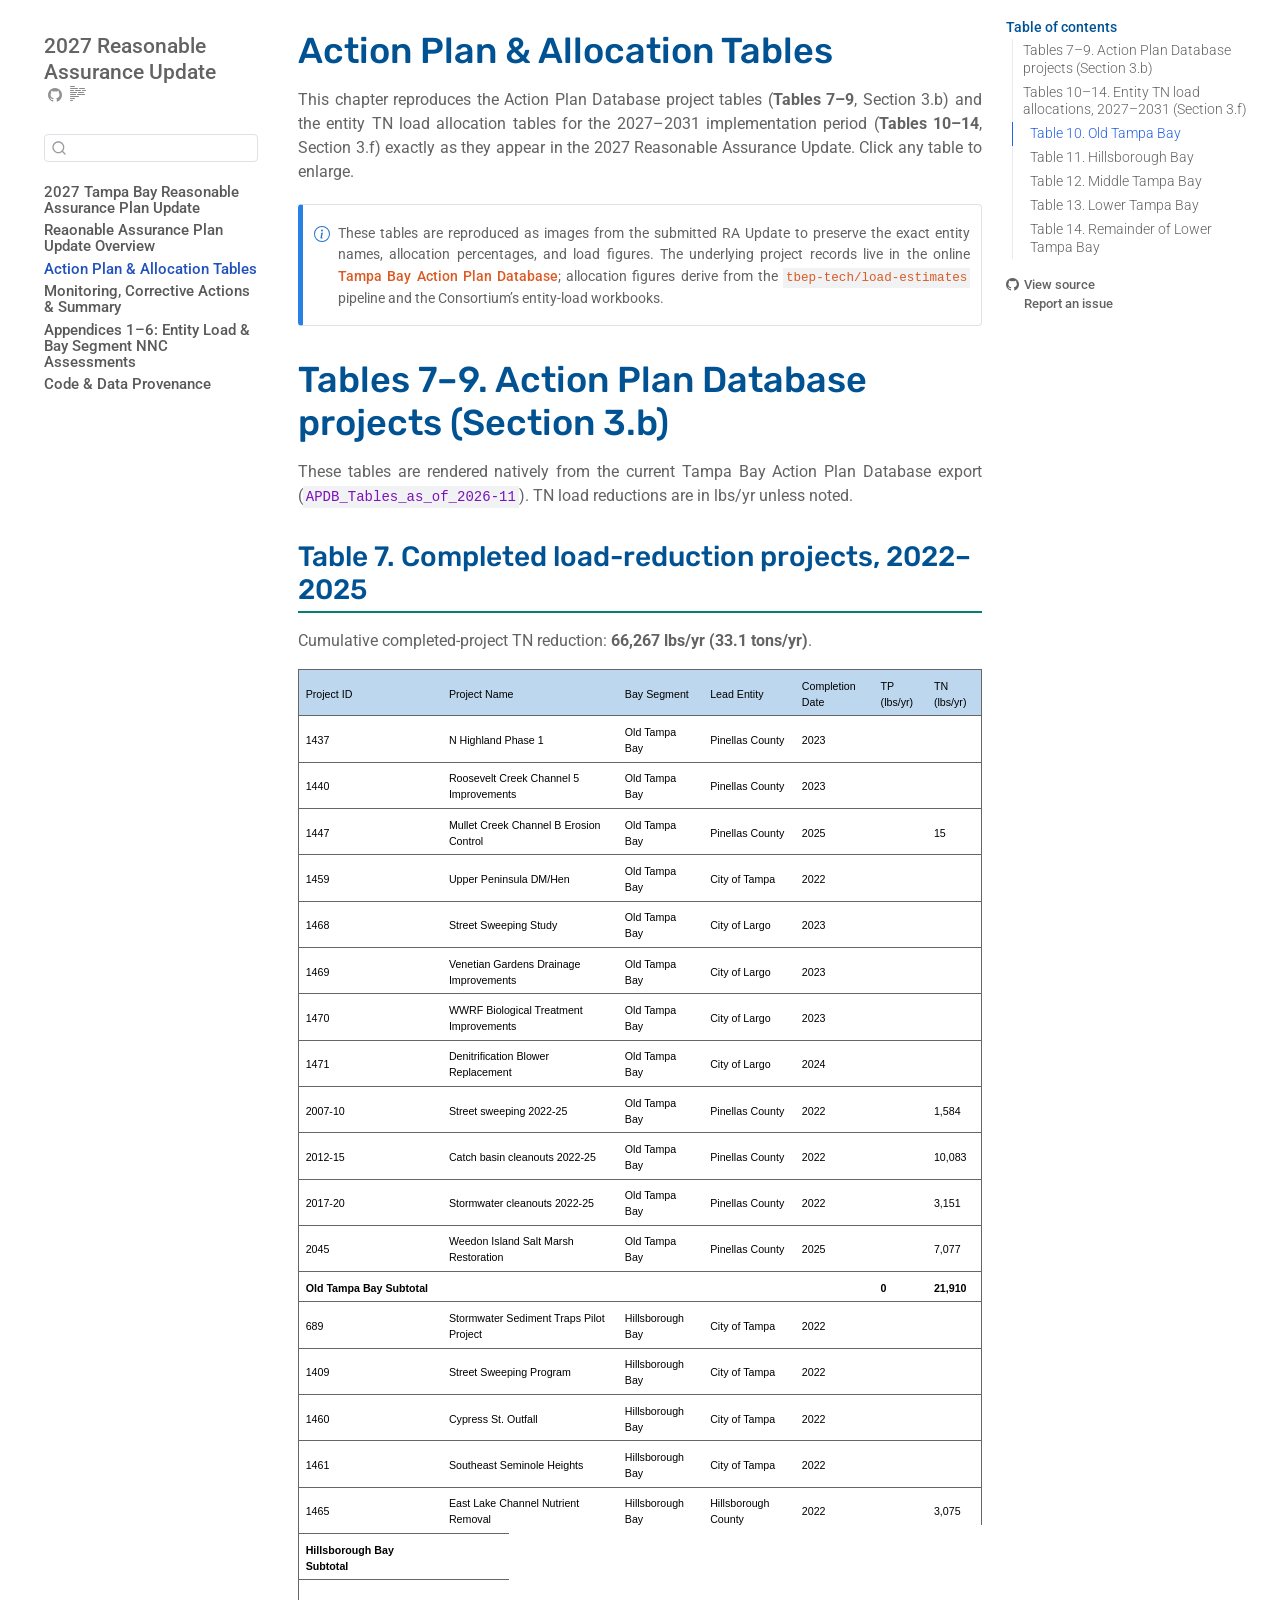
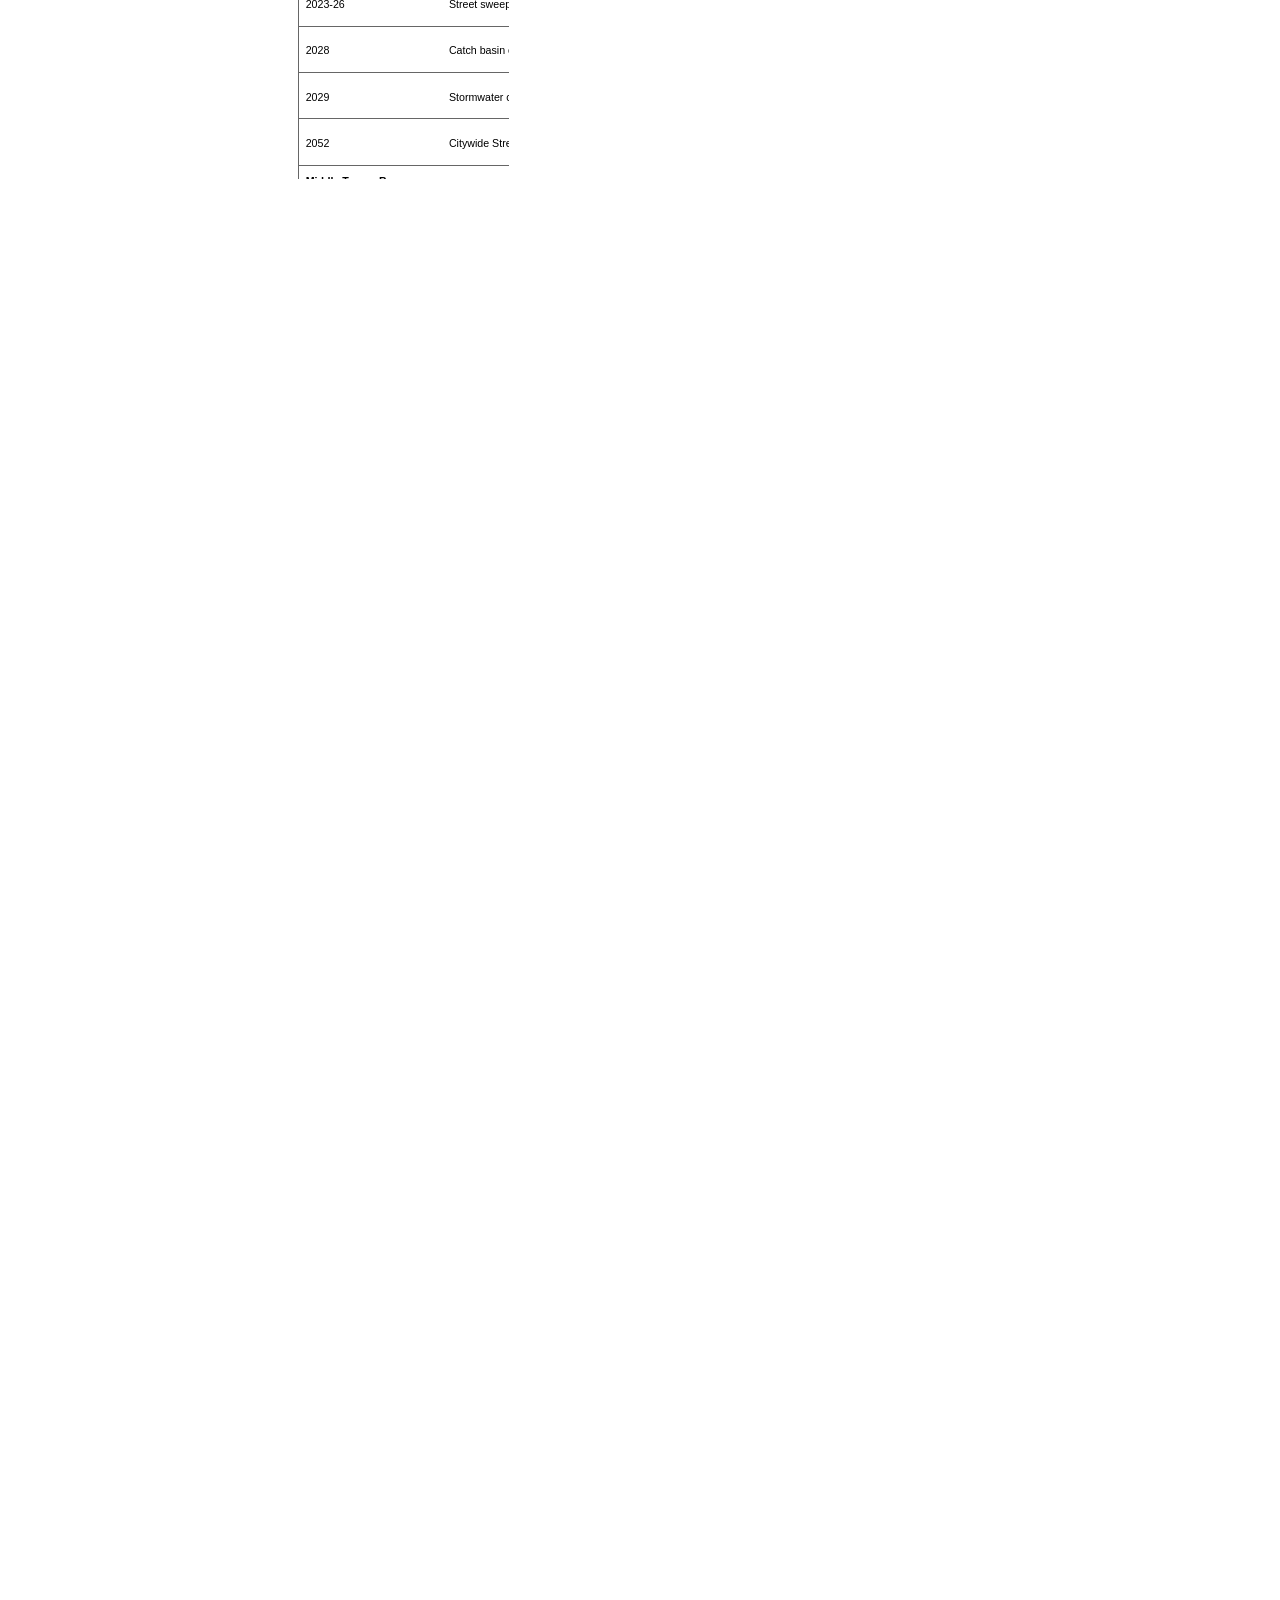
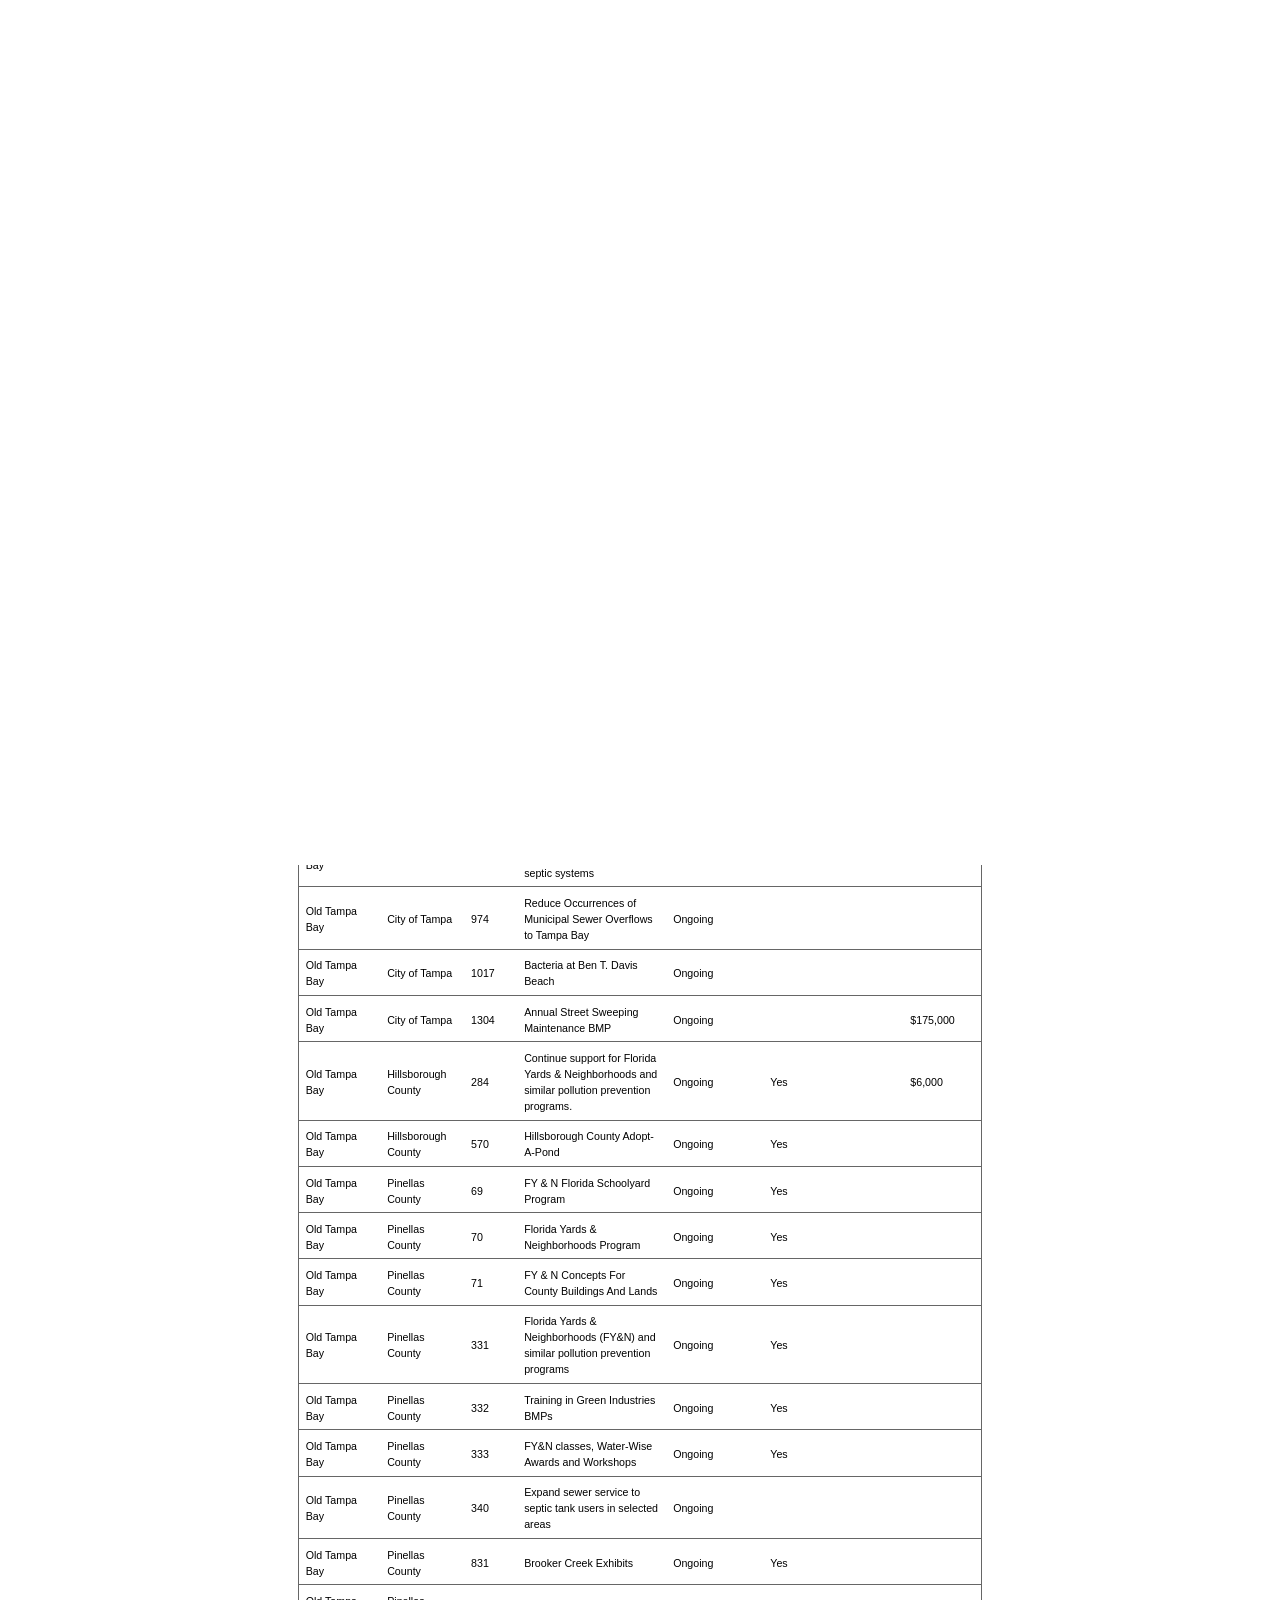
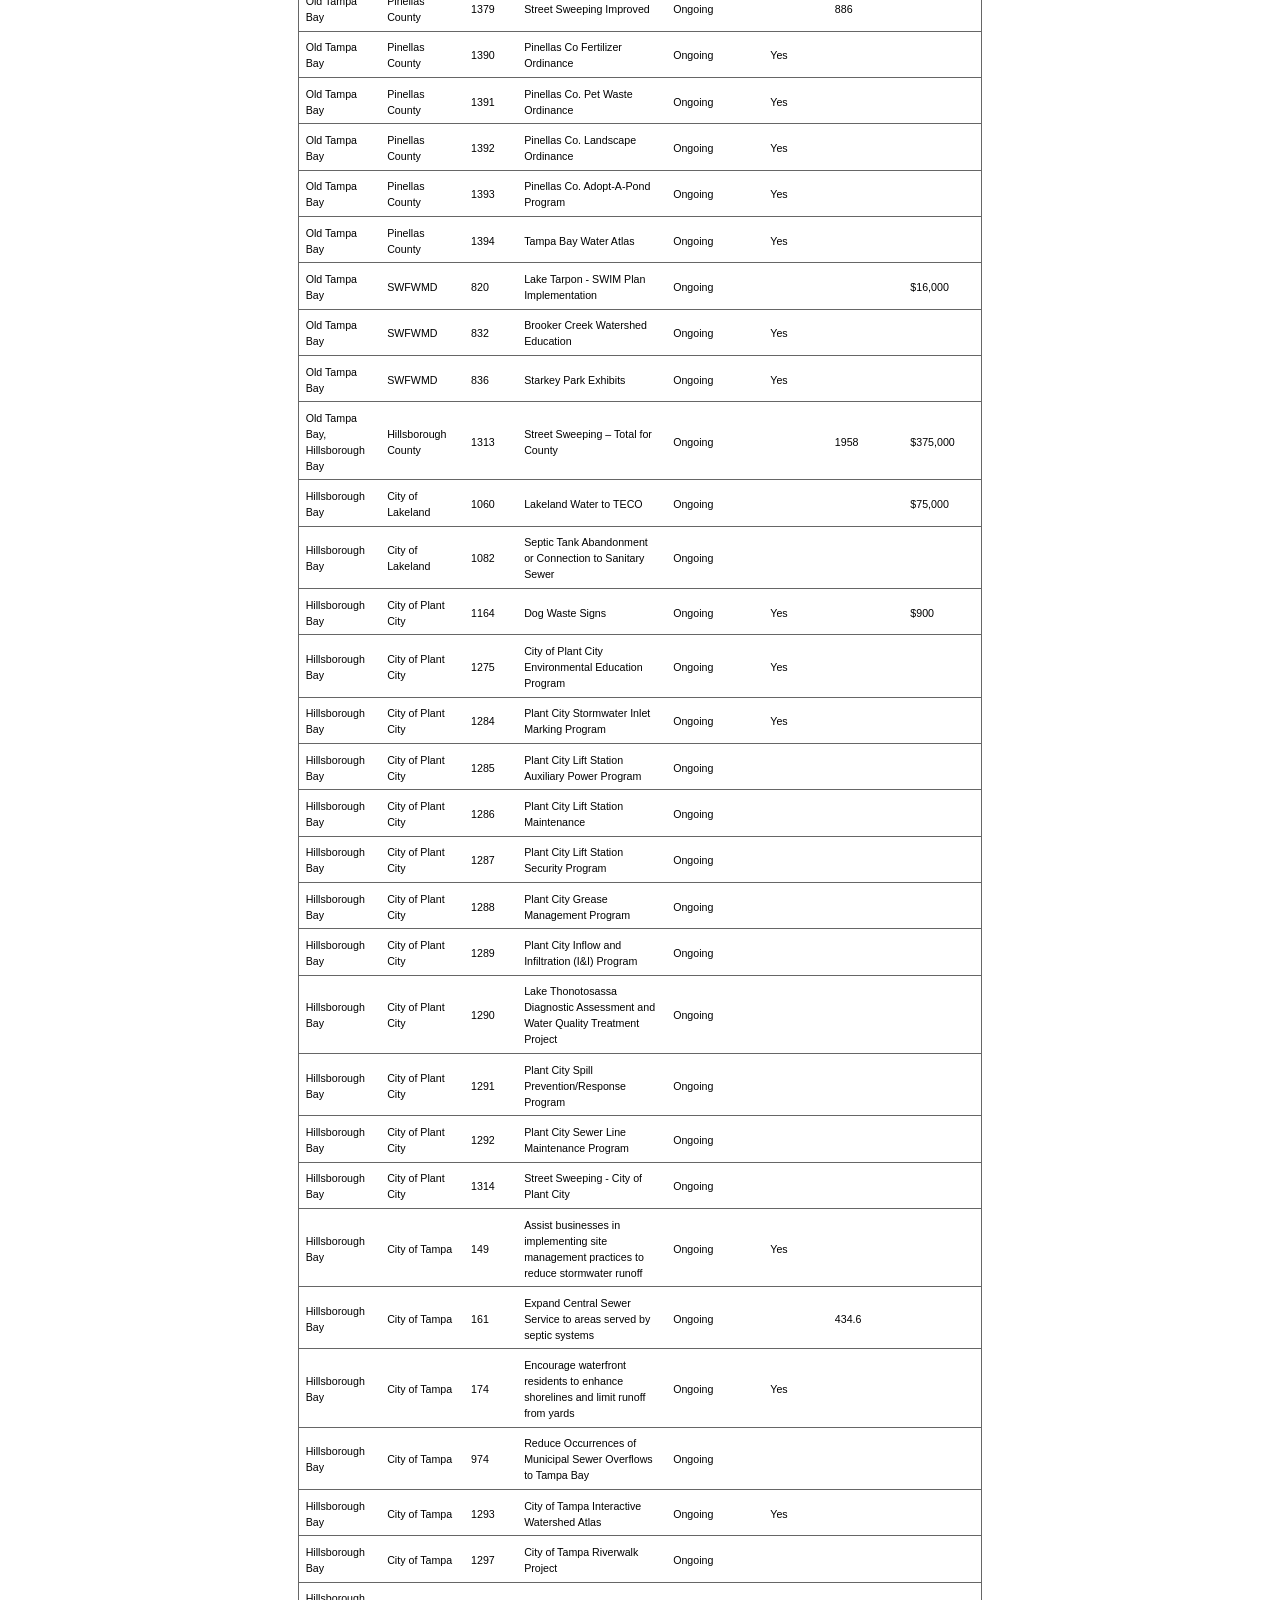
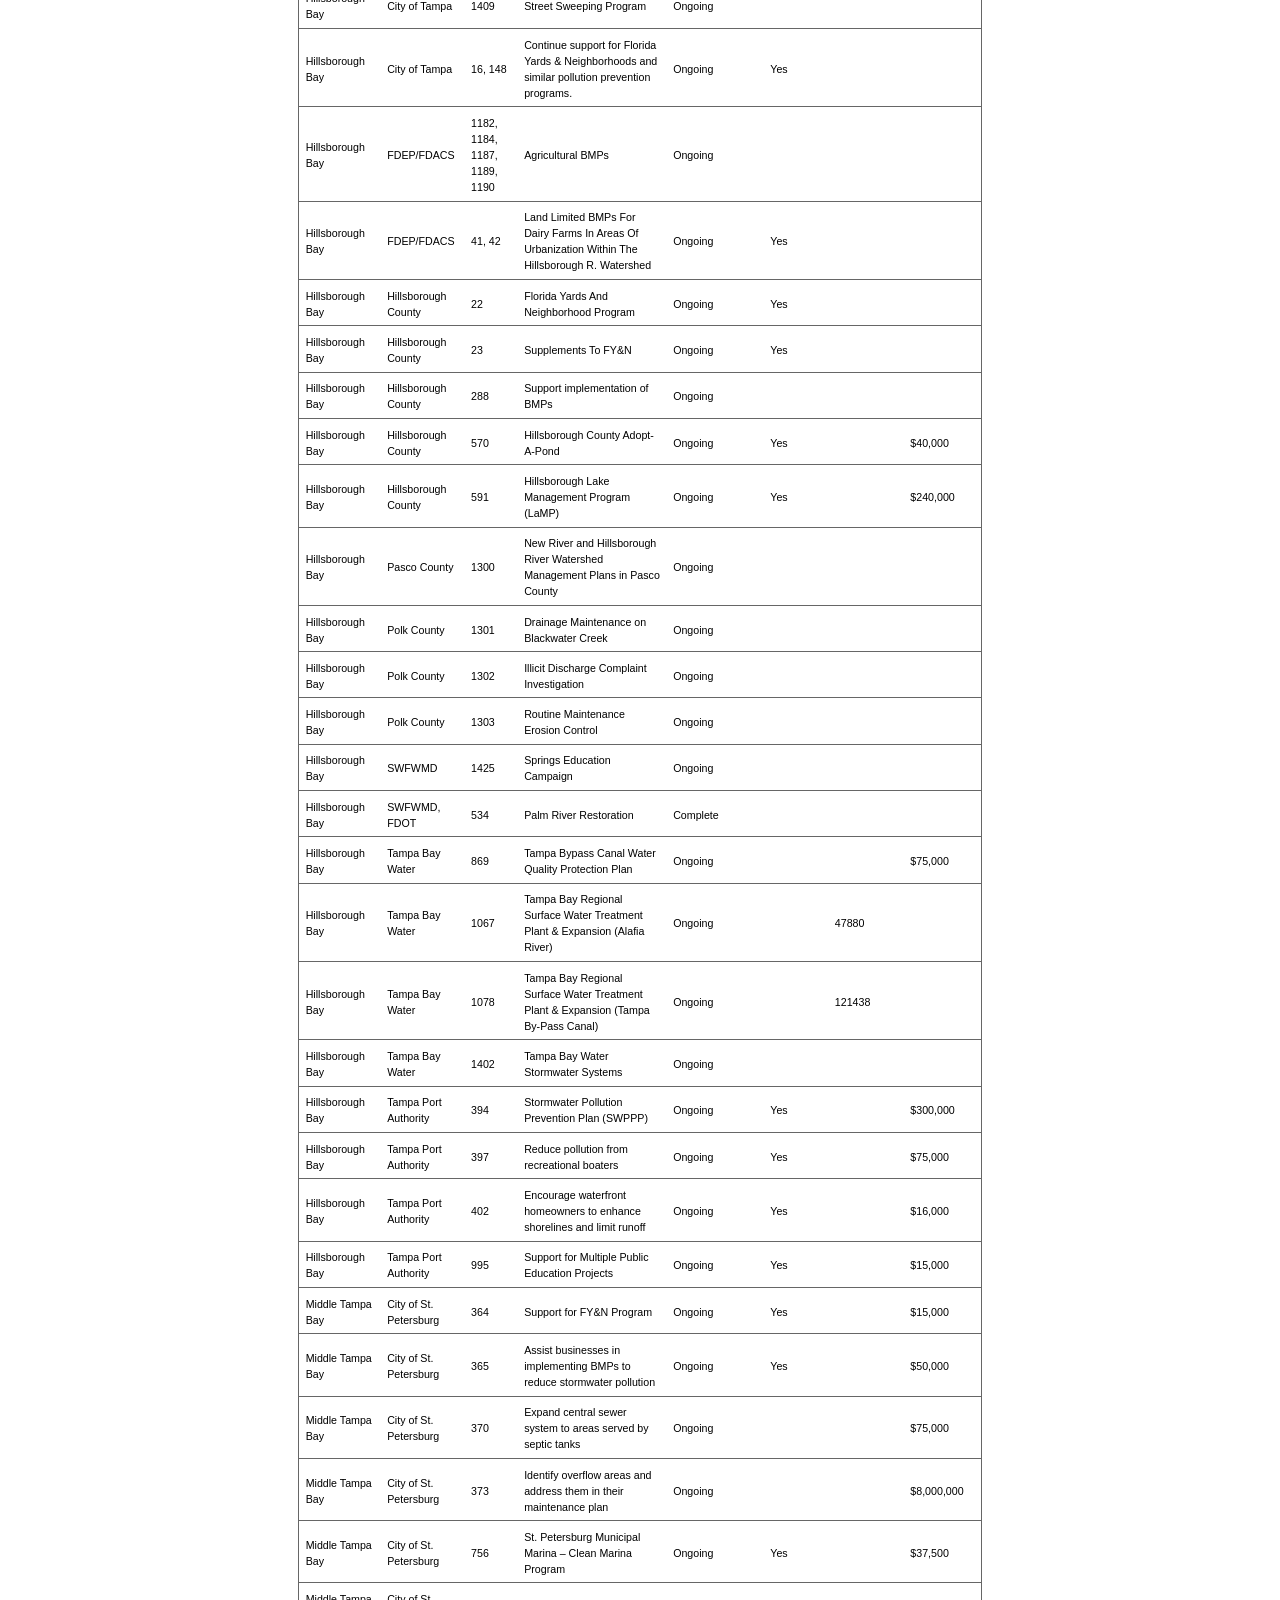
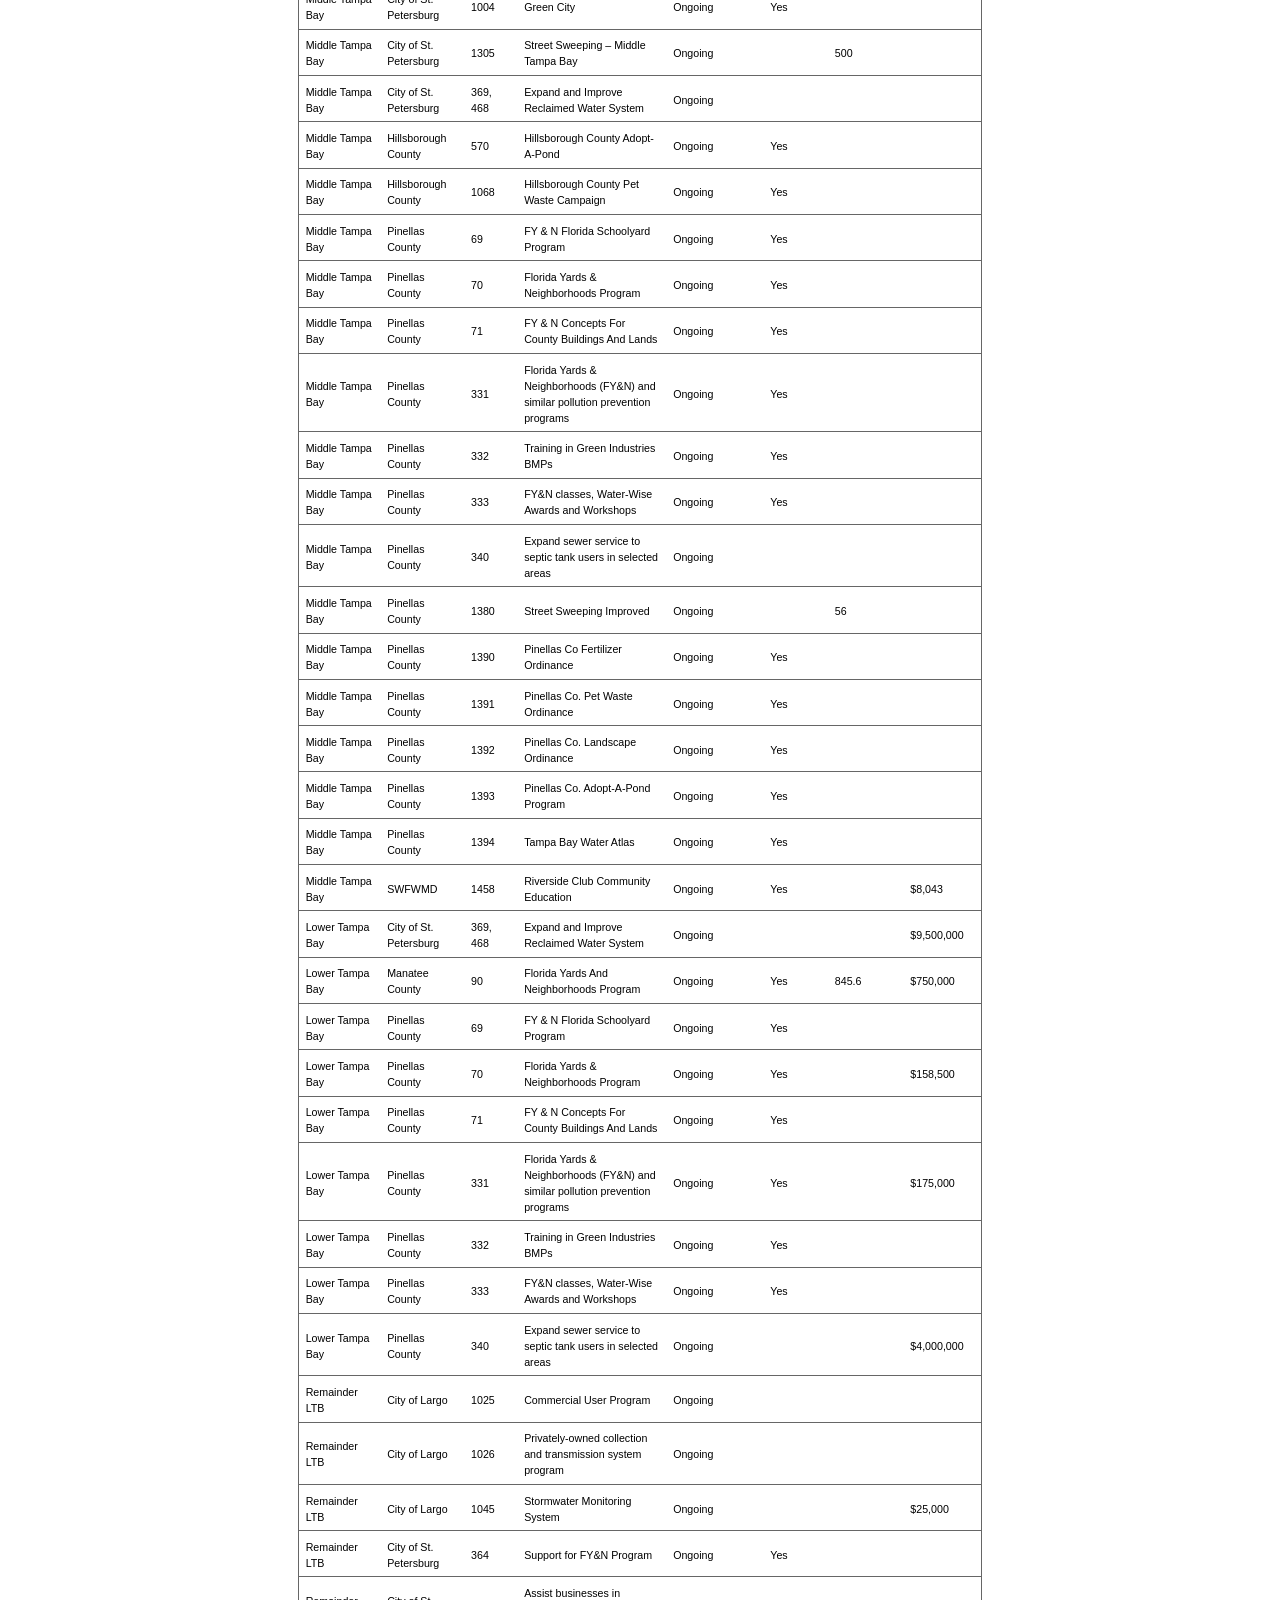
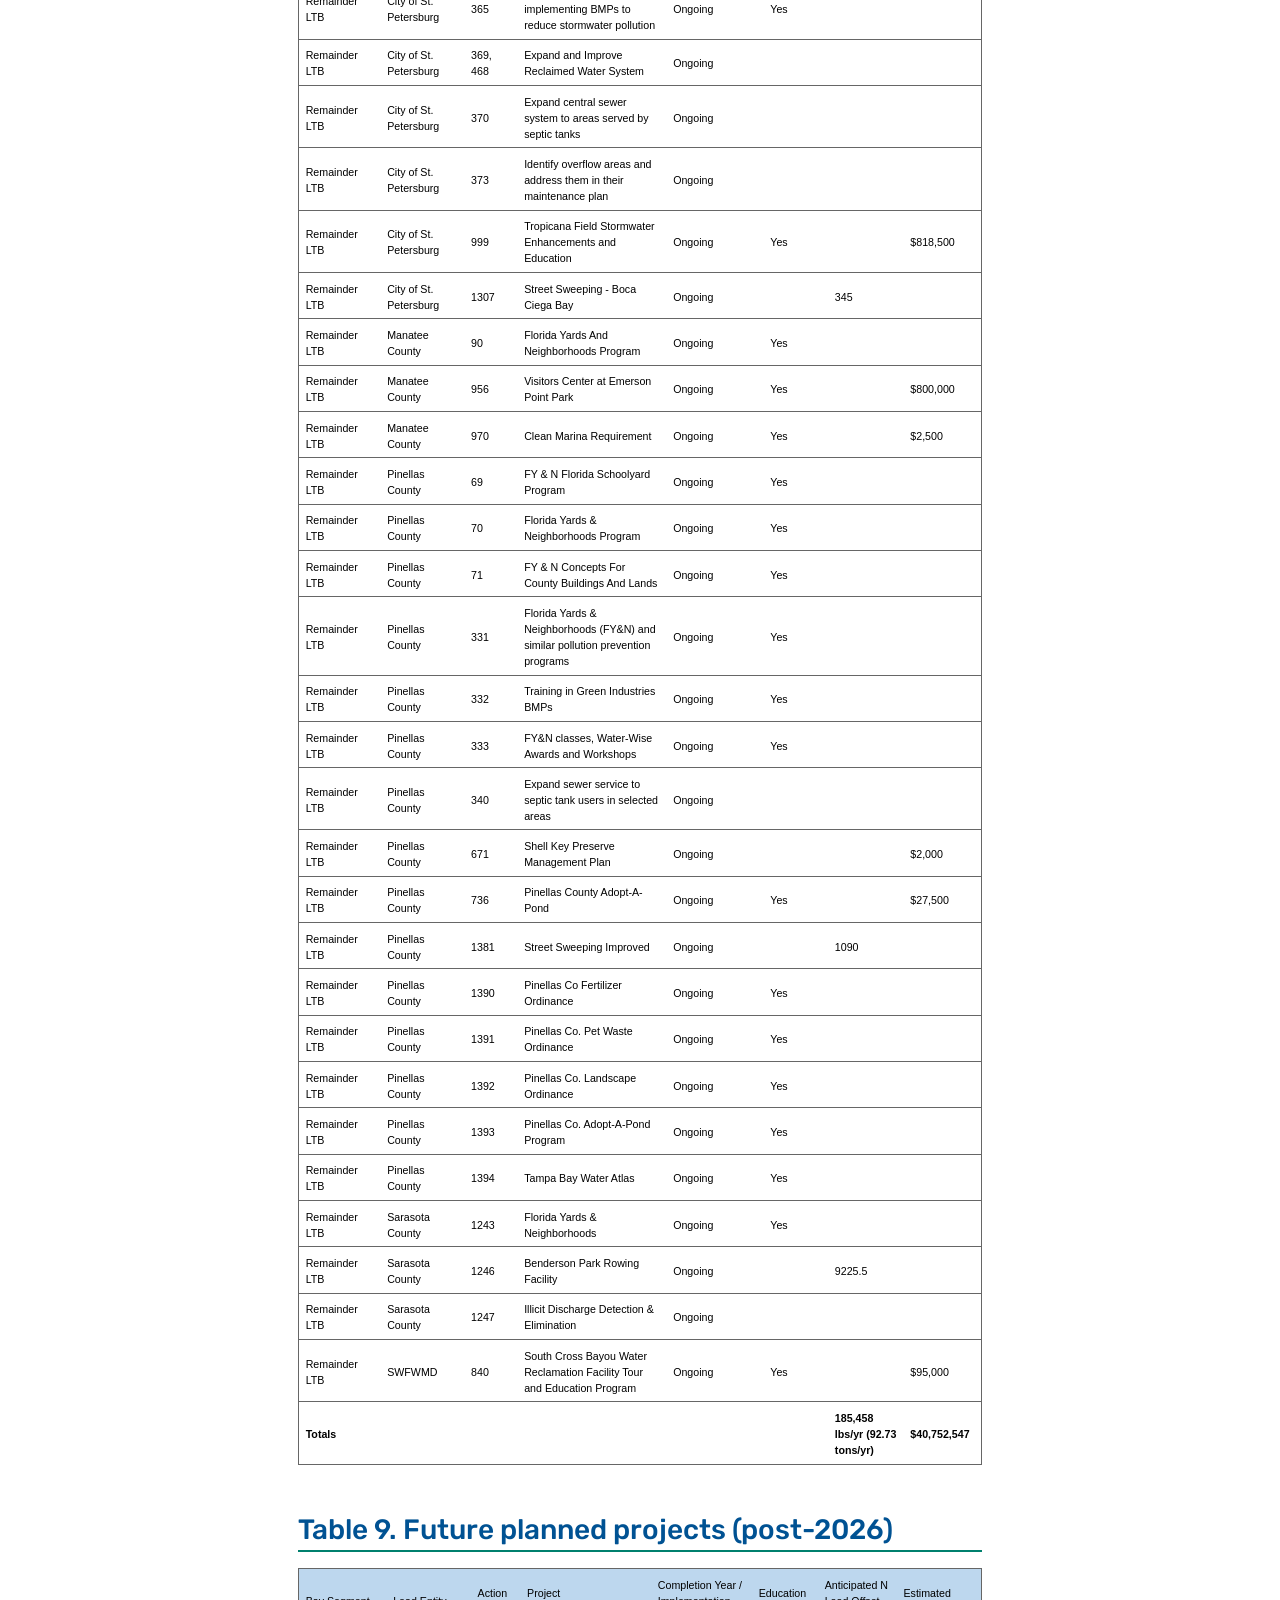
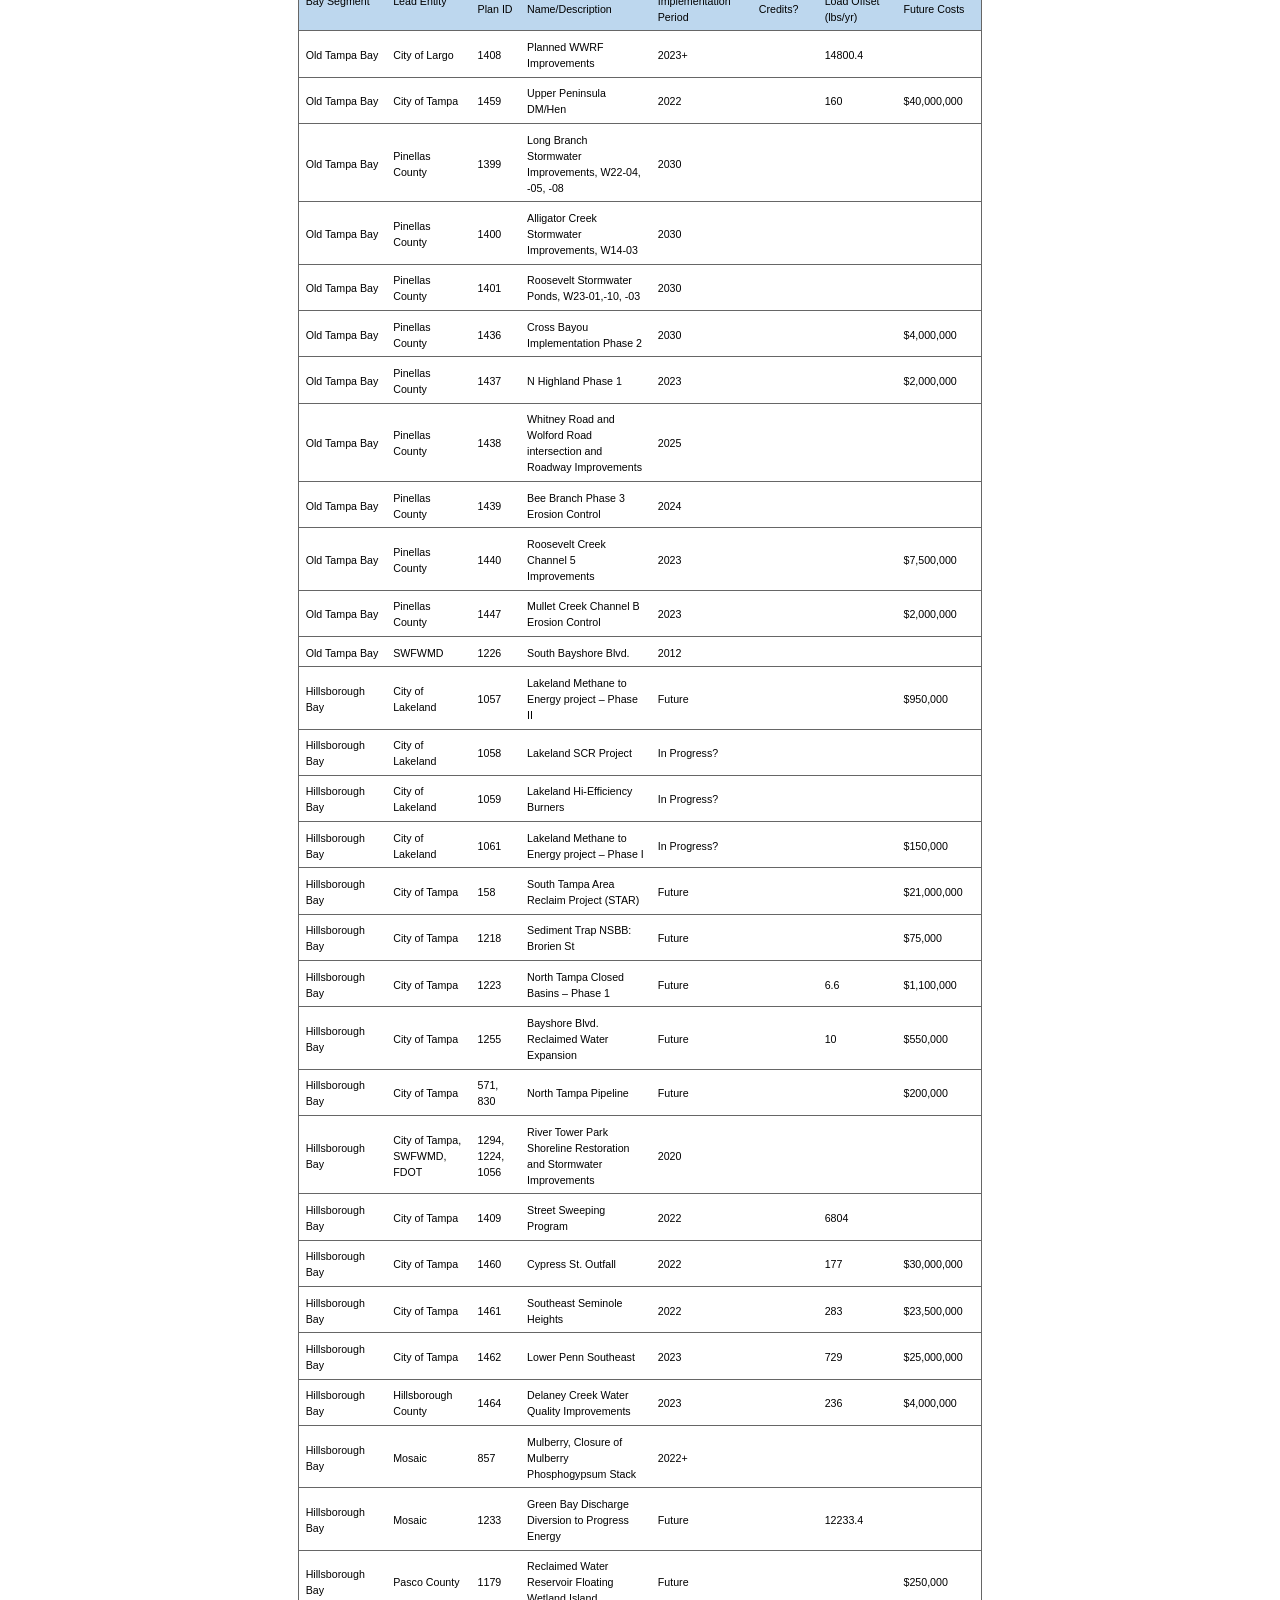
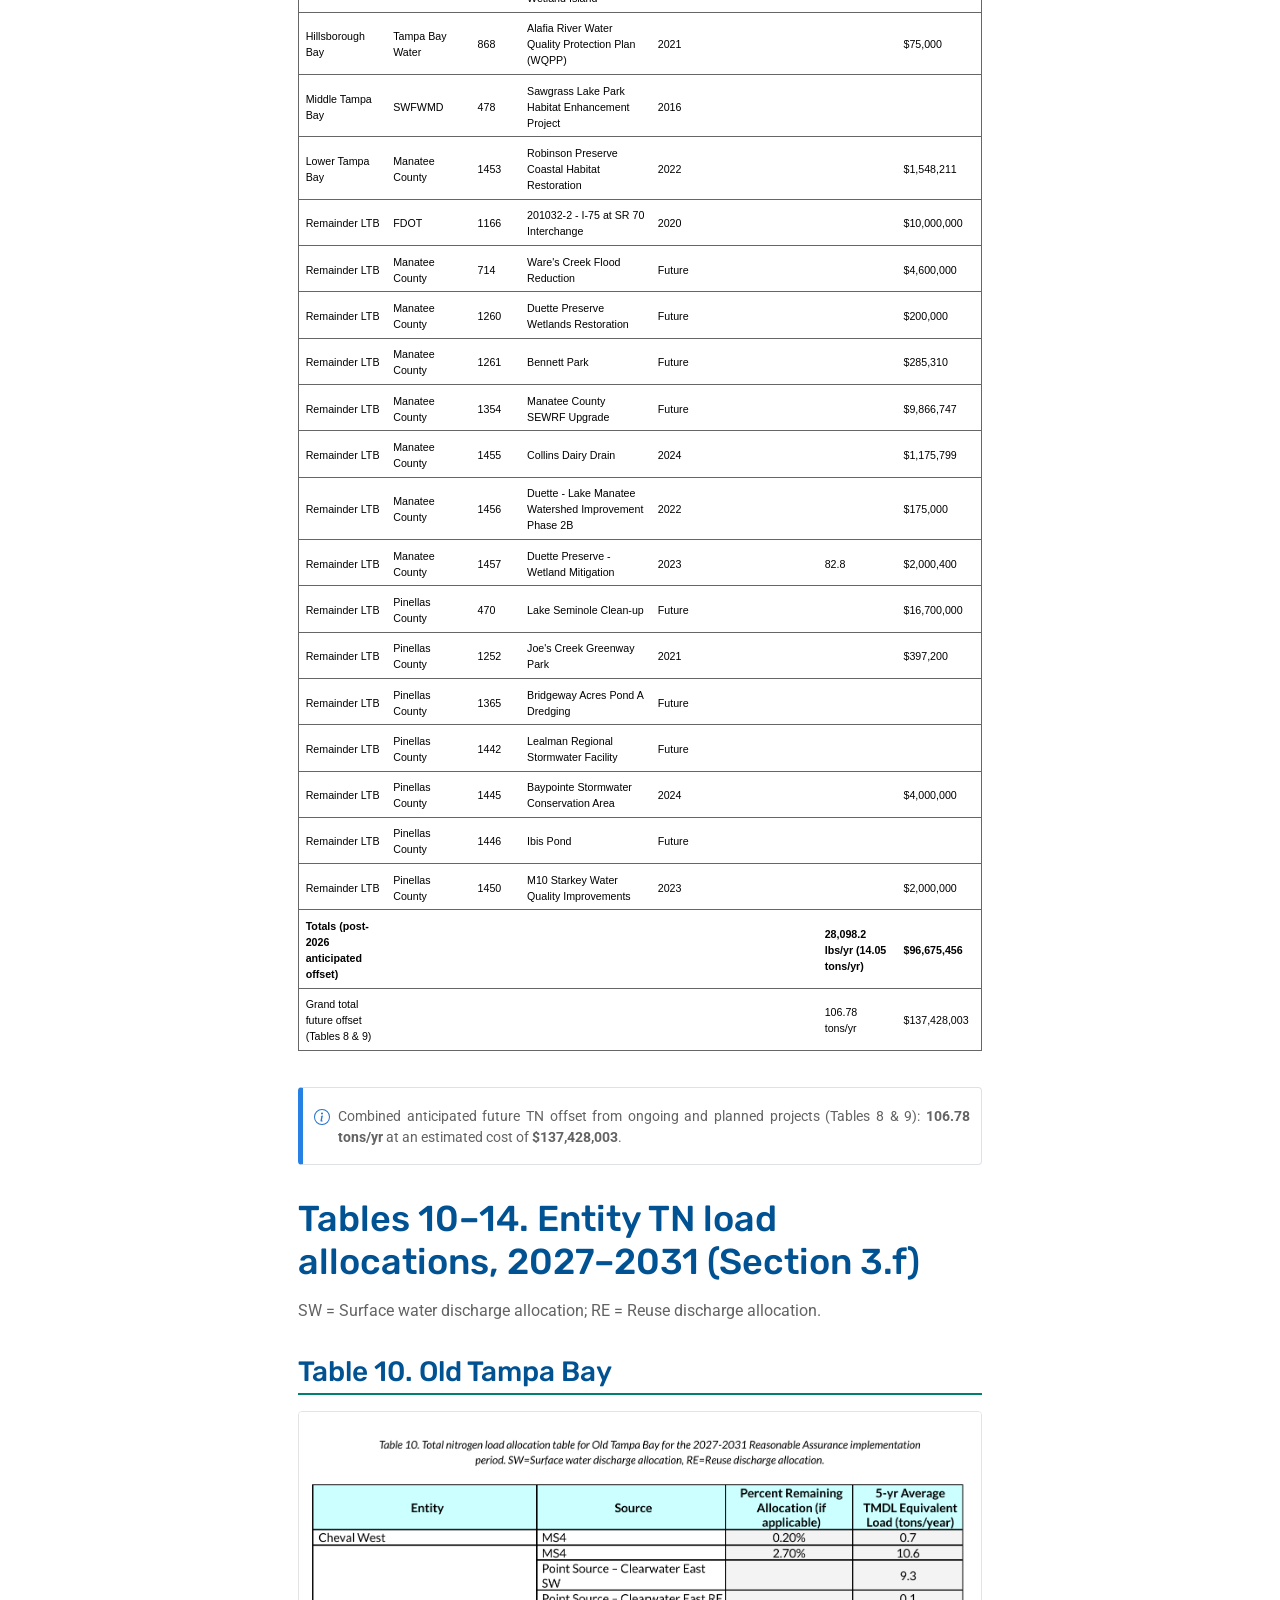
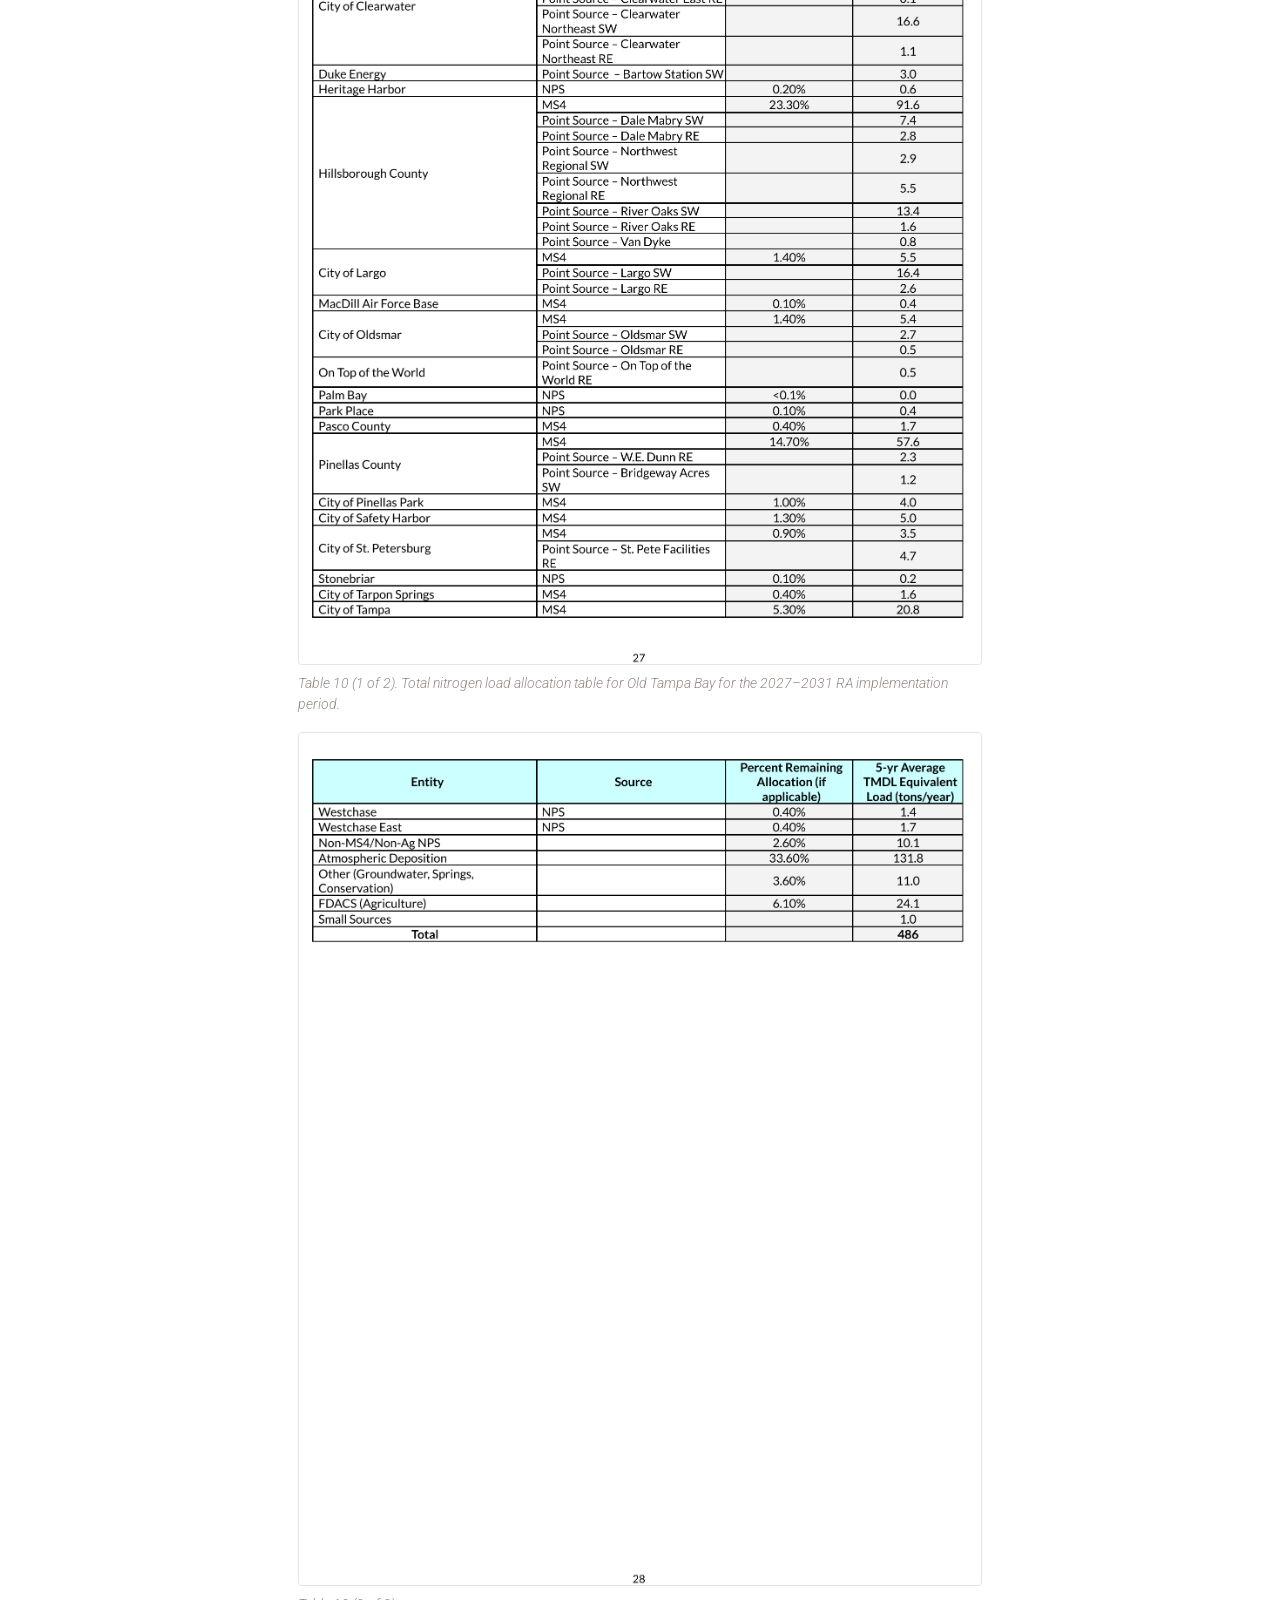
<file: docs/tables.html>
<!DOCTYPE html>
<html xmlns="http://www.w3.org/1999/xhtml" lang="en" xml:lang="en"><head>

<meta charset="utf-8">
<meta name="generator" content="quarto-1.9.36">

<meta name="viewport" content="width=device-width, initial-scale=1.0, user-scalable=yes">


<title>Action Plan &amp; Allocation Tables – 2027 Reasonable Assurance Update</title>
<style>
/* Default styles provided by pandoc.
** See https://pandoc.org/MANUAL.html#variables-for-html for config info.
*/
code{white-space: pre-wrap;}
span.smallcaps{font-variant: small-caps;}
div.columns{display: flex; gap: min(4vw, 1.5em);}
div.column{flex: auto; overflow-x: auto;}
div.hanging-indent{margin-left: 1.5em; text-indent: -1.5em;}
ul.task-list{list-style: none;}
ul.task-list li input[type="checkbox"] {
  width: 0.8em;
  margin: 0 0.8em 0.2em -1em; /* quarto-specific, see https://github.com/quarto-dev/quarto-cli/issues/4556 */ 
  vertical-align: middle;
}
</style>


<script src="site_libs/quarto-nav/quarto-nav.js"></script>
<script src="site_libs/quarto-nav/headroom.min.js"></script>
<script src="site_libs/clipboard/clipboard.min.js"></script>
<script src="site_libs/quarto-search/autocomplete.umd.js"></script>
<script src="site_libs/quarto-search/fuse.min.js"></script>
<script src="site_libs/quarto-search/quarto-search.js"></script>
<meta name="quarto:offset" content="./">
<link href="./summary.html" rel="next">
<link href="./overview.html" rel="prev">
<script src="site_libs/quarto-html/quarto.js" type="module"></script>
<script src="site_libs/quarto-html/tabsets/tabsets.js" type="module"></script>
<script src="site_libs/quarto-html/popper.min.js"></script>
<script src="site_libs/quarto-html/tippy.umd.min.js"></script>
<script src="site_libs/quarto-html/anchor.min.js"></script>
<link href="site_libs/quarto-html/tippy.css" rel="stylesheet">
<link href="site_libs/quarto-html/quarto-syntax-highlighting-845c23b38eaddc0f92fda52bfe77a8c8.css" rel="stylesheet" id="quarto-text-highlighting-styles">
<script src="site_libs/bootstrap/bootstrap.min.js"></script>
<link href="site_libs/bootstrap/bootstrap-icons.css" rel="stylesheet">
<link href="site_libs/bootstrap/bootstrap-69bb6b5985513bbafda26faf5162554c.min.css" rel="stylesheet" append-hash="true" id="quarto-bootstrap" data-mode="light">
<script src="site_libs/quarto-contrib/glightbox/glightbox.min.js"></script>
<link href="site_libs/quarto-contrib/glightbox/glightbox.min.css" rel="stylesheet">
<link href="site_libs/quarto-contrib/glightbox/lightbox.css" rel="stylesheet">
<script id="quarto-search-options" type="application/json">{
  "location": "sidebar",
  "copy-button": false,
  "collapse-after": 3,
  "panel-placement": "start",
  "type": "textbox",
  "limit": 50,
  "keyboard-shortcut": [
    "f",
    "/",
    "s"
  ],
  "show-item-context": false,
  "language": {
    "search-no-results-text": "No results",
    "search-matching-documents-text": "matching documents",
    "search-copy-link-title": "Copy link to search",
    "search-hide-matches-text": "Hide additional matches",
    "search-more-match-text": "more match in this document",
    "search-more-matches-text": "more matches in this document",
    "search-clear-button-title": "Clear",
    "search-text-placeholder": "",
    "search-detached-cancel-button-title": "Cancel",
    "search-submit-button-title": "Submit",
    "search-label": "Search"
  }
}</script>
<link href="site_libs/tabwid-1.1.3/tabwid.css" rel="stylesheet">

<script src="site_libs/tabwid-1.1.3/tabwid.js"></script>



<link rel="stylesheet" href="styles.css">
</head>

<body class="nav-sidebar floating quarto-light">

<div id="quarto-search-results"></div>
  <header id="quarto-header" class="headroom fixed-top">
  <nav class="quarto-secondary-nav">
    <div class="container-fluid d-flex">
      <button type="button" class="quarto-btn-toggle btn" data-bs-toggle="collapse" role="button" data-bs-target=".quarto-sidebar-collapse-item" aria-controls="quarto-sidebar" aria-expanded="false" aria-label="Toggle sidebar navigation" onclick="if (window.quartoToggleHeadroom) { window.quartoToggleHeadroom(); }">
        <i class="bi bi-layout-text-sidebar-reverse"></i>
      </button>
        <nav class="quarto-page-breadcrumbs" aria-label="breadcrumb"><ol class="breadcrumb"><li class="breadcrumb-item"><a href="./tables.html"><span class="chapter-title">Action Plan &amp; Allocation Tables</span></a></li></ol></nav>
        <a class="flex-grow-1" role="navigation" data-bs-toggle="collapse" data-bs-target=".quarto-sidebar-collapse-item" aria-controls="quarto-sidebar" aria-expanded="false" aria-label="Toggle sidebar navigation" onclick="if (window.quartoToggleHeadroom) { window.quartoToggleHeadroom(); }">      
        </a>
      <button type="button" class="btn quarto-search-button" aria-label="Search" onclick="window.quartoOpenSearch();">
        <i class="bi bi-search"></i>
      </button>
    </div>
  </nav>
</header>
<!-- content -->
<div id="quarto-content" class="quarto-container page-columns page-rows-contents page-layout-article">
<!-- sidebar -->
  <nav id="quarto-sidebar" class="sidebar collapse collapse-horizontal quarto-sidebar-collapse-item sidebar-navigation floating overflow-auto">
    <div class="pt-lg-2 mt-2 text-left sidebar-header">
    <div class="sidebar-title mb-0 py-0">
      <a href="./">2027 Reasonable Assurance Update</a> 
        <div class="sidebar-tools-main">
    <a href="https://github.com/tbep-tech/reasonable-assurance-analysis" title="Source Code" class="quarto-navigation-tool px-1" aria-label="Source Code"><i class="bi bi-github"></i></a>
  <a href="" class="quarto-reader-toggle quarto-navigation-tool px-1" onclick="window.quartoToggleReader(); return false;" title="Toggle reader mode">
  <div class="quarto-reader-toggle-btn">
  <i class="bi"></i>
  </div>
</a>
</div>
    </div>
      </div>
        <div class="mt-2 flex-shrink-0 align-items-center">
        <div class="sidebar-search">
        <div id="quarto-search" class="" title="Search"></div>
        </div>
        </div>
    <div class="sidebar-menu-container"> 
    <ul class="list-unstyled mt-1">
        <li class="sidebar-item">
  <div class="sidebar-item-container"> 
  <a href="./index.html" class="sidebar-item-text sidebar-link"><span class="chapter-title">2027 Tampa Bay Reasonable Assurance Plan Update</span></a>
  </div>
</li>
        <li class="sidebar-item">
  <div class="sidebar-item-container"> 
  <a href="./overview.html" class="sidebar-item-text sidebar-link"><span class="chapter-title">Reaonable Assurance Plan Update Overview</span></a>
  </div>
</li>
        <li class="sidebar-item">
  <div class="sidebar-item-container"> 
  <a href="./tables.html" class="sidebar-item-text sidebar-link active"><span class="chapter-title">Action Plan &amp; Allocation Tables</span></a>
  </div>
</li>
        <li class="sidebar-item">
  <div class="sidebar-item-container"> 
  <a href="./summary.html" class="sidebar-item-text sidebar-link"><span class="chapter-title">Monitoring, Corrective Actions &amp; Summary</span></a>
  </div>
</li>
        <li class="sidebar-item">
  <div class="sidebar-item-container"> 
  <a href="./appendices.html" class="sidebar-item-text sidebar-link"><span class="chapter-title">Appendices 1–6: Entity Load &amp; Bay Segment NNC Assessments</span></a>
  </div>
</li>
        <li class="sidebar-item">
  <div class="sidebar-item-container"> 
  <a href="./provenance.html" class="sidebar-item-text sidebar-link"><span class="chapter-title">Code &amp; Data Provenance</span></a>
  </div>
</li>
    </ul>
    </div>
</nav>
<div id="quarto-sidebar-glass" class="quarto-sidebar-collapse-item" data-bs-toggle="collapse" data-bs-target=".quarto-sidebar-collapse-item"></div>
<!-- margin-sidebar -->
    <div id="quarto-margin-sidebar" class="sidebar margin-sidebar">
        <nav id="TOC" role="doc-toc" class="toc-active">
    <h2 id="toc-title">Table of contents</h2>
   
  <ul>
  <li><a href="#tables-79.-action-plan-database-projects-section-3.b" id="toc-tables-79.-action-plan-database-projects-section-3.b" class="nav-link active" data-scroll-target="#tables-79.-action-plan-database-projects-section-3.b">Tables 7–9. Action Plan Database projects (Section 3.b)</a>
  <ul class="collapse">
  <li><a href="#table-7.-completed-load-reduction-projects-20222025" id="toc-table-7.-completed-load-reduction-projects-20222025" class="nav-link" data-scroll-target="#table-7.-completed-load-reduction-projects-20222025">Table 7. Completed load-reduction projects, 2022–2025</a></li>
  <li><a href="#table-8.-ongoing-and-education-projects" id="toc-table-8.-ongoing-and-education-projects" class="nav-link" data-scroll-target="#table-8.-ongoing-and-education-projects">Table 8. Ongoing and education projects</a></li>
  <li><a href="#table-9.-future-planned-projects-post-2026" id="toc-table-9.-future-planned-projects-post-2026" class="nav-link" data-scroll-target="#table-9.-future-planned-projects-post-2026">Table 9. Future planned projects (post-2026)</a></li>
  </ul></li>
  <li><a href="#tbl-alloc" id="toc-tbl-alloc" class="nav-link" data-scroll-target="#tbl-alloc">Tables 10–14. Entity TN load allocations, 2027–2031 (Section 3.f)</a>
  <ul class="collapse">
  <li><a href="#table-10.-old-tampa-bay" id="toc-table-10.-old-tampa-bay" class="nav-link" data-scroll-target="#table-10.-old-tampa-bay">Table 10. Old Tampa Bay</a></li>
  <li><a href="#table-11.-hillsborough-bay" id="toc-table-11.-hillsborough-bay" class="nav-link" data-scroll-target="#table-11.-hillsborough-bay">Table 11. Hillsborough Bay</a></li>
  <li><a href="#table-12.-middle-tampa-bay" id="toc-table-12.-middle-tampa-bay" class="nav-link" data-scroll-target="#table-12.-middle-tampa-bay">Table 12. Middle Tampa Bay</a></li>
  <li><a href="#table-13.-lower-tampa-bay" id="toc-table-13.-lower-tampa-bay" class="nav-link" data-scroll-target="#table-13.-lower-tampa-bay">Table 13. Lower Tampa Bay</a></li>
  <li><a href="#table-14.-remainder-of-lower-tampa-bay" id="toc-table-14.-remainder-of-lower-tampa-bay" class="nav-link" data-scroll-target="#table-14.-remainder-of-lower-tampa-bay">Table 14. Remainder of Lower Tampa Bay</a></li>
  </ul></li>
  </ul>
<div class="toc-actions"><ul><li><a href="https://github.com/tbep-tech/reasonable-assurance-analysis/blob/main/tables.qmd" class="toc-action"><i class="bi bi-github"></i>View source</a></li><li><a href="https://github.com/tbep-tech/reasonable-assurance-analysis/issues/new" class="toc-action"><i class="bi empty"></i>Report an issue</a></li></ul></div></nav>
    </div>
<!-- main -->
<main class="content" id="quarto-document-content">

<header id="title-block-header" class="quarto-title-block default">
<div class="quarto-title">
<h1 class="title"><span class="chapter-title">Action Plan &amp; Allocation Tables</span></h1>
</div>



<div class="quarto-title-meta">

    
  
    
  </div>
  


</header>


<p>This chapter reproduces the Action Plan Database project tables (<strong>Tables 7–9</strong>, Section 3.b) and the entity TN load allocation tables for the 2027–2031 implementation period (<strong>Tables 10–14</strong>, Section 3.f) exactly as they appear in the 2027 Reasonable Assurance Update. Click any table to enlarge.</p>
<div class="callout callout-style-simple callout-note">
<div class="callout-body d-flex">
<div class="callout-icon-container">
<i class="callout-icon"></i>
</div>
<div class="callout-body-container">
<p>These tables are reproduced as images from the submitted RA Update to preserve the exact entity names, allocation percentages, and load figures. The underlying project records live in the online <a href="https://apdb.tbep.org">Tampa Bay Action Plan Database</a>; allocation figures derive from the <a href="https://github.com/tbep-tech/load-estimates"><code>tbep-tech/load-estimates</code></a> pipeline and the Consortium’s entity-load workbooks.</p>
</div>
</div>
</div>
<section id="tables-79.-action-plan-database-projects-section-3.b" class="level1">
<h1>Tables 7–9. Action Plan Database projects (Section 3.b)</h1>
<p>These tables are rendered natively from the current Tampa Bay Action Plan Database export (<code>APDB_Tables_as_of_2026-11</code>). TN load reductions are in lbs/yr unless noted.</p>
<section id="table-7.-completed-load-reduction-projects-20222025" class="level2">
<h2 class="anchored" data-anchor-id="table-7.-completed-load-reduction-projects-20222025">Table 7. Completed load-reduction projects, 2022–2025</h2>
<p>Cumulative completed-project TN reduction: <strong>66,267 lbs/yr (33.1 tons/yr)</strong>.</p>
<div class="cell">
<div class="cell-output-display">
<div class="tabwid"><style>.cl-b1010498{table-layout:auto;width:100%;}.cl-b0f78b84{font-family:'Arial';font-size:8pt;font-weight:normal;font-style:normal;text-decoration:none;color:rgba(0, 0, 0, 1.00);background-color:transparent;}.cl-b0f78b98{font-family:'Arial';font-size:8pt;font-weight:bold;font-style:normal;text-decoration:none;color:rgba(0, 0, 0, 1.00);background-color:transparent;}.cl-b0faee46{margin:0;text-align:left;border-bottom: 0 solid rgba(0, 0, 0, 1.00);border-top: 0 solid rgba(0, 0, 0, 1.00);border-left: 0 solid rgba(0, 0, 0, 1.00);border-right: 0 solid rgba(0, 0, 0, 1.00);padding-bottom:5pt;padding-top:5pt;padding-left:5pt;padding-right:5pt;line-height: 1;background-color:transparent;}.cl-b0fb1d94{background-color:rgba(189, 215, 238, 1.00);vertical-align: middle;border-bottom: 1pt solid rgba(102, 102, 102, 1.00);border-top: 1pt solid rgba(102, 102, 102, 1.00);border-left: 1pt solid rgba(102, 102, 102, 1.00);border-right: 0 solid rgba(0, 0, 0, 1.00);margin-bottom:0;margin-top:0;margin-left:0;margin-right:0;}.cl-b0fb1d9e{background-color:rgba(189, 215, 238, 1.00);vertical-align: middle;border-bottom: 1pt solid rgba(102, 102, 102, 1.00);border-top: 1pt solid rgba(102, 102, 102, 1.00);border-left: 0 solid rgba(0, 0, 0, 1.00);border-right: 0 solid rgba(0, 0, 0, 1.00);margin-bottom:0;margin-top:0;margin-left:0;margin-right:0;}.cl-b0fb1d9f{background-color:rgba(189, 215, 238, 1.00);vertical-align: middle;border-bottom: 1pt solid rgba(102, 102, 102, 1.00);border-top: 1pt solid rgba(102, 102, 102, 1.00);border-left: 0 solid rgba(0, 0, 0, 1.00);border-right: 1pt solid rgba(102, 102, 102, 1.00);margin-bottom:0;margin-top:0;margin-left:0;margin-right:0;}.cl-b0fb1da8{background-color:transparent;vertical-align: middle;border-bottom: 1pt solid rgba(102, 102, 102, 1.00);border-top: 0 solid rgba(0, 0, 0, 1.00);border-left: 1pt solid rgba(102, 102, 102, 1.00);border-right: 0 solid rgba(0, 0, 0, 1.00);margin-bottom:0;margin-top:0;margin-left:0;margin-right:0;}.cl-b0fb1da9{background-color:transparent;vertical-align: middle;border-bottom: 1pt solid rgba(102, 102, 102, 1.00);border-top: 0 solid rgba(0, 0, 0, 1.00);border-left: 0 solid rgba(0, 0, 0, 1.00);border-right: 0 solid rgba(0, 0, 0, 1.00);margin-bottom:0;margin-top:0;margin-left:0;margin-right:0;}.cl-b0fb1daa{background-color:transparent;vertical-align: middle;border-bottom: 1pt solid rgba(102, 102, 102, 1.00);border-top: 0 solid rgba(0, 0, 0, 1.00);border-left: 0 solid rgba(0, 0, 0, 1.00);border-right: 1pt solid rgba(102, 102, 102, 1.00);margin-bottom:0;margin-top:0;margin-left:0;margin-right:0;}.cl-b0fb1dab{background-color:transparent;vertical-align: middle;border-bottom: 1pt solid rgba(102, 102, 102, 1.00);border-top: 1pt solid rgba(102, 102, 102, 1.00);border-left: 1pt solid rgba(102, 102, 102, 1.00);border-right: 0 solid rgba(0, 0, 0, 1.00);margin-bottom:0;margin-top:0;margin-left:0;margin-right:0;}.cl-b0fb1db2{background-color:transparent;vertical-align: middle;border-bottom: 1pt solid rgba(102, 102, 102, 1.00);border-top: 1pt solid rgba(102, 102, 102, 1.00);border-left: 0 solid rgba(0, 0, 0, 1.00);border-right: 0 solid rgba(0, 0, 0, 1.00);margin-bottom:0;margin-top:0;margin-left:0;margin-right:0;}.cl-b0fb1db3{background-color:transparent;vertical-align: middle;border-bottom: 1pt solid rgba(102, 102, 102, 1.00);border-top: 1pt solid rgba(102, 102, 102, 1.00);border-left: 0 solid rgba(0, 0, 0, 1.00);border-right: 1pt solid rgba(102, 102, 102, 1.00);margin-bottom:0;margin-top:0;margin-left:0;margin-right:0;}</style><table data-quarto-disable-processing="true" class="cl-b1010498"><thead><tr style="overflow-wrap:break-word;"><th class="cl-b0fb1d94"><p class="cl-b0faee46"><span class="cl-b0f78b84">Project ID</span></p></th><th class="cl-b0fb1d9e"><p class="cl-b0faee46"><span class="cl-b0f78b84">Project Name</span></p></th><th class="cl-b0fb1d9e"><p class="cl-b0faee46"><span class="cl-b0f78b84">Bay Segment</span></p></th><th class="cl-b0fb1d9e"><p class="cl-b0faee46"><span class="cl-b0f78b84">Lead Entity</span></p></th><th class="cl-b0fb1d9e"><p class="cl-b0faee46"><span class="cl-b0f78b84">Completion Date</span></p></th><th class="cl-b0fb1d9e"><p class="cl-b0faee46"><span class="cl-b0f78b84">TP (lbs/yr)</span></p></th><th class="cl-b0fb1d9f"><p class="cl-b0faee46"><span class="cl-b0f78b84">TN (lbs/yr)</span></p></th></tr></thead><tbody><tr style="overflow-wrap:break-word;"><td class="cl-b0fb1da8"><p class="cl-b0faee46"><span class="cl-b0f78b84">1437</span></p></td><td class="cl-b0fb1da9"><p class="cl-b0faee46"><span class="cl-b0f78b84">N Highland Phase 1</span></p></td><td class="cl-b0fb1da9"><p class="cl-b0faee46"><span class="cl-b0f78b84">Old Tampa Bay</span></p></td><td class="cl-b0fb1da9"><p class="cl-b0faee46"><span class="cl-b0f78b84">Pinellas County</span></p></td><td class="cl-b0fb1da9"><p class="cl-b0faee46"><span class="cl-b0f78b84">2023</span></p></td><td class="cl-b0fb1da9"><p class="cl-b0faee46"><span class="cl-b0f78b84"></span></p></td><td class="cl-b0fb1daa"><p class="cl-b0faee46"><span class="cl-b0f78b84"></span></p></td></tr><tr style="overflow-wrap:break-word;"><td class="cl-b0fb1dab"><p class="cl-b0faee46"><span class="cl-b0f78b84">1440</span></p></td><td class="cl-b0fb1db2"><p class="cl-b0faee46"><span class="cl-b0f78b84">Roosevelt Creek Channel 5 Improvements</span></p></td><td class="cl-b0fb1db2"><p class="cl-b0faee46"><span class="cl-b0f78b84">Old Tampa Bay</span></p></td><td class="cl-b0fb1db2"><p class="cl-b0faee46"><span class="cl-b0f78b84">Pinellas County</span></p></td><td class="cl-b0fb1db2"><p class="cl-b0faee46"><span class="cl-b0f78b84">2023</span></p></td><td class="cl-b0fb1db2"><p class="cl-b0faee46"><span class="cl-b0f78b84"></span></p></td><td class="cl-b0fb1db3"><p class="cl-b0faee46"><span class="cl-b0f78b84"></span></p></td></tr><tr style="overflow-wrap:break-word;"><td class="cl-b0fb1dab"><p class="cl-b0faee46"><span class="cl-b0f78b84">1447</span></p></td><td class="cl-b0fb1db2"><p class="cl-b0faee46"><span class="cl-b0f78b84">Mullet Creek Channel B Erosion Control</span></p></td><td class="cl-b0fb1db2"><p class="cl-b0faee46"><span class="cl-b0f78b84">Old Tampa Bay</span></p></td><td class="cl-b0fb1db2"><p class="cl-b0faee46"><span class="cl-b0f78b84">Pinellas County</span></p></td><td class="cl-b0fb1db2"><p class="cl-b0faee46"><span class="cl-b0f78b84">2025</span></p></td><td class="cl-b0fb1db2"><p class="cl-b0faee46"><span class="cl-b0f78b84"></span></p></td><td class="cl-b0fb1db3"><p class="cl-b0faee46"><span class="cl-b0f78b84">15</span></p></td></tr><tr style="overflow-wrap:break-word;"><td class="cl-b0fb1dab"><p class="cl-b0faee46"><span class="cl-b0f78b84">1459</span></p></td><td class="cl-b0fb1db2"><p class="cl-b0faee46"><span class="cl-b0f78b84">Upper Peninsula DM/Hen</span></p></td><td class="cl-b0fb1db2"><p class="cl-b0faee46"><span class="cl-b0f78b84">Old Tampa Bay</span></p></td><td class="cl-b0fb1db2"><p class="cl-b0faee46"><span class="cl-b0f78b84">City of Tampa</span></p></td><td class="cl-b0fb1db2"><p class="cl-b0faee46"><span class="cl-b0f78b84">2022</span></p></td><td class="cl-b0fb1db2"><p class="cl-b0faee46"><span class="cl-b0f78b84"></span></p></td><td class="cl-b0fb1db3"><p class="cl-b0faee46"><span class="cl-b0f78b84"></span></p></td></tr><tr style="overflow-wrap:break-word;"><td class="cl-b0fb1dab"><p class="cl-b0faee46"><span class="cl-b0f78b84">1468</span></p></td><td class="cl-b0fb1db2"><p class="cl-b0faee46"><span class="cl-b0f78b84">Street Sweeping Study</span></p></td><td class="cl-b0fb1db2"><p class="cl-b0faee46"><span class="cl-b0f78b84">Old Tampa Bay</span></p></td><td class="cl-b0fb1db2"><p class="cl-b0faee46"><span class="cl-b0f78b84">City of Largo</span></p></td><td class="cl-b0fb1db2"><p class="cl-b0faee46"><span class="cl-b0f78b84">2023</span></p></td><td class="cl-b0fb1db2"><p class="cl-b0faee46"><span class="cl-b0f78b84"></span></p></td><td class="cl-b0fb1db3"><p class="cl-b0faee46"><span class="cl-b0f78b84"></span></p></td></tr><tr style="overflow-wrap:break-word;"><td class="cl-b0fb1dab"><p class="cl-b0faee46"><span class="cl-b0f78b84">1469</span></p></td><td class="cl-b0fb1db2"><p class="cl-b0faee46"><span class="cl-b0f78b84">Venetian Gardens Drainage Improvements</span></p></td><td class="cl-b0fb1db2"><p class="cl-b0faee46"><span class="cl-b0f78b84">Old Tampa Bay</span></p></td><td class="cl-b0fb1db2"><p class="cl-b0faee46"><span class="cl-b0f78b84">City of Largo</span></p></td><td class="cl-b0fb1db2"><p class="cl-b0faee46"><span class="cl-b0f78b84">2023</span></p></td><td class="cl-b0fb1db2"><p class="cl-b0faee46"><span class="cl-b0f78b84"></span></p></td><td class="cl-b0fb1db3"><p class="cl-b0faee46"><span class="cl-b0f78b84"></span></p></td></tr><tr style="overflow-wrap:break-word;"><td class="cl-b0fb1dab"><p class="cl-b0faee46"><span class="cl-b0f78b84">1470</span></p></td><td class="cl-b0fb1db2"><p class="cl-b0faee46"><span class="cl-b0f78b84">WWRF Biological Treatment Improvements</span></p></td><td class="cl-b0fb1db2"><p class="cl-b0faee46"><span class="cl-b0f78b84">Old Tampa Bay</span></p></td><td class="cl-b0fb1db2"><p class="cl-b0faee46"><span class="cl-b0f78b84">City of Largo</span></p></td><td class="cl-b0fb1db2"><p class="cl-b0faee46"><span class="cl-b0f78b84">2023</span></p></td><td class="cl-b0fb1db2"><p class="cl-b0faee46"><span class="cl-b0f78b84"></span></p></td><td class="cl-b0fb1db3"><p class="cl-b0faee46"><span class="cl-b0f78b84"></span></p></td></tr><tr style="overflow-wrap:break-word;"><td class="cl-b0fb1dab"><p class="cl-b0faee46"><span class="cl-b0f78b84">1471</span></p></td><td class="cl-b0fb1db2"><p class="cl-b0faee46"><span class="cl-b0f78b84">Denitrification Blower Replacement</span></p></td><td class="cl-b0fb1db2"><p class="cl-b0faee46"><span class="cl-b0f78b84">Old Tampa Bay</span></p></td><td class="cl-b0fb1db2"><p class="cl-b0faee46"><span class="cl-b0f78b84">City of Largo</span></p></td><td class="cl-b0fb1db2"><p class="cl-b0faee46"><span class="cl-b0f78b84">2024</span></p></td><td class="cl-b0fb1db2"><p class="cl-b0faee46"><span class="cl-b0f78b84"></span></p></td><td class="cl-b0fb1db3"><p class="cl-b0faee46"><span class="cl-b0f78b84"></span></p></td></tr><tr style="overflow-wrap:break-word;"><td class="cl-b0fb1dab"><p class="cl-b0faee46"><span class="cl-b0f78b84">2007-10</span></p></td><td class="cl-b0fb1db2"><p class="cl-b0faee46"><span class="cl-b0f78b84">Street sweeping 2022-25</span></p></td><td class="cl-b0fb1db2"><p class="cl-b0faee46"><span class="cl-b0f78b84">Old Tampa Bay</span></p></td><td class="cl-b0fb1db2"><p class="cl-b0faee46"><span class="cl-b0f78b84">Pinellas County</span></p></td><td class="cl-b0fb1db2"><p class="cl-b0faee46"><span class="cl-b0f78b84">2022</span></p></td><td class="cl-b0fb1db2"><p class="cl-b0faee46"><span class="cl-b0f78b84"></span></p></td><td class="cl-b0fb1db3"><p class="cl-b0faee46"><span class="cl-b0f78b84">1,584</span></p></td></tr><tr style="overflow-wrap:break-word;"><td class="cl-b0fb1dab"><p class="cl-b0faee46"><span class="cl-b0f78b84">2012-15</span></p></td><td class="cl-b0fb1db2"><p class="cl-b0faee46"><span class="cl-b0f78b84">Catch basin cleanouts 2022-25</span></p></td><td class="cl-b0fb1db2"><p class="cl-b0faee46"><span class="cl-b0f78b84">Old Tampa Bay</span></p></td><td class="cl-b0fb1db2"><p class="cl-b0faee46"><span class="cl-b0f78b84">Pinellas County</span></p></td><td class="cl-b0fb1db2"><p class="cl-b0faee46"><span class="cl-b0f78b84">2022</span></p></td><td class="cl-b0fb1db2"><p class="cl-b0faee46"><span class="cl-b0f78b84"></span></p></td><td class="cl-b0fb1db3"><p class="cl-b0faee46"><span class="cl-b0f78b84">10,083</span></p></td></tr><tr style="overflow-wrap:break-word;"><td class="cl-b0fb1dab"><p class="cl-b0faee46"><span class="cl-b0f78b84">2017-20</span></p></td><td class="cl-b0fb1db2"><p class="cl-b0faee46"><span class="cl-b0f78b84">Stormwater cleanouts 2022-25</span></p></td><td class="cl-b0fb1db2"><p class="cl-b0faee46"><span class="cl-b0f78b84">Old Tampa Bay</span></p></td><td class="cl-b0fb1db2"><p class="cl-b0faee46"><span class="cl-b0f78b84">Pinellas County</span></p></td><td class="cl-b0fb1db2"><p class="cl-b0faee46"><span class="cl-b0f78b84">2022</span></p></td><td class="cl-b0fb1db2"><p class="cl-b0faee46"><span class="cl-b0f78b84"></span></p></td><td class="cl-b0fb1db3"><p class="cl-b0faee46"><span class="cl-b0f78b84">3,151</span></p></td></tr><tr style="overflow-wrap:break-word;"><td class="cl-b0fb1dab"><p class="cl-b0faee46"><span class="cl-b0f78b84">2045</span></p></td><td class="cl-b0fb1db2"><p class="cl-b0faee46"><span class="cl-b0f78b84">Weedon Island Salt Marsh Restoration</span></p></td><td class="cl-b0fb1db2"><p class="cl-b0faee46"><span class="cl-b0f78b84">Old Tampa Bay</span></p></td><td class="cl-b0fb1db2"><p class="cl-b0faee46"><span class="cl-b0f78b84">Pinellas County</span></p></td><td class="cl-b0fb1db2"><p class="cl-b0faee46"><span class="cl-b0f78b84">2025</span></p></td><td class="cl-b0fb1db2"><p class="cl-b0faee46"><span class="cl-b0f78b84"></span></p></td><td class="cl-b0fb1db3"><p class="cl-b0faee46"><span class="cl-b0f78b84">7,077</span></p></td></tr><tr style="overflow-wrap:break-word;"><td class="cl-b0fb1dab"><p class="cl-b0faee46"><span class="cl-b0f78b98">Old Tampa Bay Subtotal</span></p></td><td class="cl-b0fb1db2"><p class="cl-b0faee46"><span class="cl-b0f78b98"></span></p></td><td class="cl-b0fb1db2"><p class="cl-b0faee46"><span class="cl-b0f78b98"></span></p></td><td class="cl-b0fb1db2"><p class="cl-b0faee46"><span class="cl-b0f78b98"></span></p></td><td class="cl-b0fb1db2"><p class="cl-b0faee46"><span class="cl-b0f78b98"></span></p></td><td class="cl-b0fb1db2"><p class="cl-b0faee46"><span class="cl-b0f78b98">0</span></p></td><td class="cl-b0fb1db3"><p class="cl-b0faee46"><span class="cl-b0f78b98">21,910</span></p></td></tr><tr style="overflow-wrap:break-word;"><td class="cl-b0fb1dab"><p class="cl-b0faee46"><span class="cl-b0f78b84">689</span></p></td><td class="cl-b0fb1db2"><p class="cl-b0faee46"><span class="cl-b0f78b84">Stormwater Sediment Traps Pilot Project</span></p></td><td class="cl-b0fb1db2"><p class="cl-b0faee46"><span class="cl-b0f78b84">Hillsborough Bay</span></p></td><td class="cl-b0fb1db2"><p class="cl-b0faee46"><span class="cl-b0f78b84">City of Tampa</span></p></td><td class="cl-b0fb1db2"><p class="cl-b0faee46"><span class="cl-b0f78b84">2022</span></p></td><td class="cl-b0fb1db2"><p class="cl-b0faee46"><span class="cl-b0f78b84"></span></p></td><td class="cl-b0fb1db3"><p class="cl-b0faee46"><span class="cl-b0f78b84"></span></p></td></tr><tr style="overflow-wrap:break-word;"><td class="cl-b0fb1dab"><p class="cl-b0faee46"><span class="cl-b0f78b84">1409</span></p></td><td class="cl-b0fb1db2"><p class="cl-b0faee46"><span class="cl-b0f78b84">Street Sweeping Program</span></p></td><td class="cl-b0fb1db2"><p class="cl-b0faee46"><span class="cl-b0f78b84">Hillsborough Bay</span></p></td><td class="cl-b0fb1db2"><p class="cl-b0faee46"><span class="cl-b0f78b84">City of Tampa</span></p></td><td class="cl-b0fb1db2"><p class="cl-b0faee46"><span class="cl-b0f78b84">2022</span></p></td><td class="cl-b0fb1db2"><p class="cl-b0faee46"><span class="cl-b0f78b84"></span></p></td><td class="cl-b0fb1db3"><p class="cl-b0faee46"><span class="cl-b0f78b84"></span></p></td></tr><tr style="overflow-wrap:break-word;"><td class="cl-b0fb1dab"><p class="cl-b0faee46"><span class="cl-b0f78b84">1460</span></p></td><td class="cl-b0fb1db2"><p class="cl-b0faee46"><span class="cl-b0f78b84">Cypress St. Outfall</span></p></td><td class="cl-b0fb1db2"><p class="cl-b0faee46"><span class="cl-b0f78b84">Hillsborough Bay</span></p></td><td class="cl-b0fb1db2"><p class="cl-b0faee46"><span class="cl-b0f78b84">City of Tampa</span></p></td><td class="cl-b0fb1db2"><p class="cl-b0faee46"><span class="cl-b0f78b84">2022</span></p></td><td class="cl-b0fb1db2"><p class="cl-b0faee46"><span class="cl-b0f78b84"></span></p></td><td class="cl-b0fb1db3"><p class="cl-b0faee46"><span class="cl-b0f78b84"></span></p></td></tr><tr style="overflow-wrap:break-word;"><td class="cl-b0fb1dab"><p class="cl-b0faee46"><span class="cl-b0f78b84">1461</span></p></td><td class="cl-b0fb1db2"><p class="cl-b0faee46"><span class="cl-b0f78b84">Southeast Seminole Heights</span></p></td><td class="cl-b0fb1db2"><p class="cl-b0faee46"><span class="cl-b0f78b84">Hillsborough Bay</span></p></td><td class="cl-b0fb1db2"><p class="cl-b0faee46"><span class="cl-b0f78b84">City of Tampa</span></p></td><td class="cl-b0fb1db2"><p class="cl-b0faee46"><span class="cl-b0f78b84">2022</span></p></td><td class="cl-b0fb1db2"><p class="cl-b0faee46"><span class="cl-b0f78b84"></span></p></td><td class="cl-b0fb1db3"><p class="cl-b0faee46"><span class="cl-b0f78b84"></span></p></td></tr><tr style="overflow-wrap:break-word;"><td class="cl-b0fb1dab"><p class="cl-b0faee46"><span class="cl-b0f78b84">1465</span></p></td><td class="cl-b0fb1db2"><p class="cl-b0faee46"><span class="cl-b0f78b84">East Lake Channel Nutrient Removal</span></p></td><td class="cl-b0fb1db2"><p class="cl-b0faee46"><span class="cl-b0f78b84">Hillsborough Bay</span></p></td><td class="cl-b0fb1db2"><p class="cl-b0faee46"><span class="cl-b0f78b84">Hillsborough County</span></p></td><td class="cl-b0fb1db2"><p class="cl-b0faee46"><span class="cl-b0f78b84">2022</span></p></td><td class="cl-b0fb1db2"><p class="cl-b0faee46"><span class="cl-b0f78b84"></span></p></td><td class="cl-b0fb1db3"><p class="cl-b0faee46"><span class="cl-b0f78b84">3,075</span></p></td></tr><tr style="overflow-wrap:break-word;"><td class="cl-b0fb1dab"><p class="cl-b0faee46"><span class="cl-b0f78b98">Hillsborough Bay Subtotal</span></p></td><td class="cl-b0fb1db2"><p class="cl-b0faee46"><span class="cl-b0f78b98"></span></p></td><td class="cl-b0fb1db2"><p class="cl-b0faee46"><span class="cl-b0f78b98"></span></p></td><td class="cl-b0fb1db2"><p class="cl-b0faee46"><span class="cl-b0f78b98"></span></p></td><td class="cl-b0fb1db2"><p class="cl-b0faee46"><span class="cl-b0f78b98"></span></p></td><td class="cl-b0fb1db2"><p class="cl-b0faee46"><span class="cl-b0f78b98">0</span></p></td><td class="cl-b0fb1db3"><p class="cl-b0faee46"><span class="cl-b0f78b98">3,075</span></p></td></tr><tr style="overflow-wrap:break-word;"><td class="cl-b0fb1dab"><p class="cl-b0faee46"><span class="cl-b0f78b84">2023-26</span></p></td><td class="cl-b0fb1db2"><p class="cl-b0faee46"><span class="cl-b0f78b84">Street sweeping 2022-25</span></p></td><td class="cl-b0fb1db2"><p class="cl-b0faee46"><span class="cl-b0f78b84">Middle Tampa Bay</span></p></td><td class="cl-b0fb1db2"><p class="cl-b0faee46"><span class="cl-b0f78b84">Pinellas County</span></p></td><td class="cl-b0fb1db2"><p class="cl-b0faee46"><span class="cl-b0f78b84">2022</span></p></td><td class="cl-b0fb1db2"><p class="cl-b0faee46"><span class="cl-b0f78b84"></span></p></td><td class="cl-b0fb1db3"><p class="cl-b0faee46"><span class="cl-b0f78b84">24</span></p></td></tr><tr style="overflow-wrap:break-word;"><td class="cl-b0fb1dab"><p class="cl-b0faee46"><span class="cl-b0f78b84">2028</span></p></td><td class="cl-b0fb1db2"><p class="cl-b0faee46"><span class="cl-b0f78b84">Catch basin cleanouts 2022</span></p></td><td class="cl-b0fb1db2"><p class="cl-b0faee46"><span class="cl-b0f78b84">Middle Tampa Bay</span></p></td><td class="cl-b0fb1db2"><p class="cl-b0faee46"><span class="cl-b0f78b84">Pinellas County</span></p></td><td class="cl-b0fb1db2"><p class="cl-b0faee46"><span class="cl-b0f78b84">2022</span></p></td><td class="cl-b0fb1db2"><p class="cl-b0faee46"><span class="cl-b0f78b84"></span></p></td><td class="cl-b0fb1db3"><p class="cl-b0faee46"><span class="cl-b0f78b84">23</span></p></td></tr><tr style="overflow-wrap:break-word;"><td class="cl-b0fb1dab"><p class="cl-b0faee46"><span class="cl-b0f78b84">2029</span></p></td><td class="cl-b0fb1db2"><p class="cl-b0faee46"><span class="cl-b0f78b84">Stormwater cleanouts 2023</span></p></td><td class="cl-b0fb1db2"><p class="cl-b0faee46"><span class="cl-b0f78b84">Middle Tampa Bay</span></p></td><td class="cl-b0fb1db2"><p class="cl-b0faee46"><span class="cl-b0f78b84">Pinellas County</span></p></td><td class="cl-b0fb1db2"><p class="cl-b0faee46"><span class="cl-b0f78b84">2023</span></p></td><td class="cl-b0fb1db2"><p class="cl-b0faee46"><span class="cl-b0f78b84"></span></p></td><td class="cl-b0fb1db3"><p class="cl-b0faee46"><span class="cl-b0f78b84">29</span></p></td></tr><tr style="overflow-wrap:break-word;"><td class="cl-b0fb1dab"><p class="cl-b0faee46"><span class="cl-b0f78b84">2052</span></p></td><td class="cl-b0fb1db2"><p class="cl-b0faee46"><span class="cl-b0f78b84">Citywide Street Sweeping</span></p></td><td class="cl-b0fb1db2"><p class="cl-b0faee46"><span class="cl-b0f78b84">Middle Tampa Bay</span></p></td><td class="cl-b0fb1db2"><p class="cl-b0faee46"><span class="cl-b0f78b84">City of St. Petersburg</span></p></td><td class="cl-b0fb1db2"><p class="cl-b0faee46"><span class="cl-b0f78b84">2025</span></p></td><td class="cl-b0fb1db2"><p class="cl-b0faee46"><span class="cl-b0f78b84"></span></p></td><td class="cl-b0fb1db3"><p class="cl-b0faee46"><span class="cl-b0f78b84">17,837</span></p></td></tr><tr style="overflow-wrap:break-word;"><td class="cl-b0fb1dab"><p class="cl-b0faee46"><span class="cl-b0f78b98">Middle Tampa Bay Subtotal</span></p></td><td class="cl-b0fb1db2"><p class="cl-b0faee46"><span class="cl-b0f78b98"></span></p></td><td class="cl-b0fb1db2"><p class="cl-b0faee46"><span class="cl-b0f78b98"></span></p></td><td class="cl-b0fb1db2"><p class="cl-b0faee46"><span class="cl-b0f78b98"></span></p></td><td class="cl-b0fb1db2"><p class="cl-b0faee46"><span class="cl-b0f78b98"></span></p></td><td class="cl-b0fb1db2"><p class="cl-b0faee46"><span class="cl-b0f78b98">0</span></p></td><td class="cl-b0fb1db3"><p class="cl-b0faee46"><span class="cl-b0f78b98">17,913</span></p></td></tr><tr style="overflow-wrap:break-word;"><td class="cl-b0fb1dab"><p class="cl-b0faee46"><span class="cl-b0f78b84">1453</span></p></td><td class="cl-b0fb1db2"><p class="cl-b0faee46"><span class="cl-b0f78b84">Robinson Preserve Coastal Habitat Restoration</span></p></td><td class="cl-b0fb1db2"><p class="cl-b0faee46"><span class="cl-b0f78b84">Lower Tampa Bay</span></p></td><td class="cl-b0fb1db2"><p class="cl-b0faee46"><span class="cl-b0f78b84">Manatee County</span></p></td><td class="cl-b0fb1db2"><p class="cl-b0faee46"><span class="cl-b0f78b84">2022</span></p></td><td class="cl-b0fb1db2"><p class="cl-b0faee46"><span class="cl-b0f78b84"></span></p></td><td class="cl-b0fb1db3"><p class="cl-b0faee46"><span class="cl-b0f78b84"></span></p></td></tr><tr style="overflow-wrap:break-word;"><td class="cl-b0fb1dab"><p class="cl-b0faee46"><span class="cl-b0f78b98">Lower Tampa Bay Subtotal</span></p></td><td class="cl-b0fb1db2"><p class="cl-b0faee46"><span class="cl-b0f78b98"></span></p></td><td class="cl-b0fb1db2"><p class="cl-b0faee46"><span class="cl-b0f78b98"></span></p></td><td class="cl-b0fb1db2"><p class="cl-b0faee46"><span class="cl-b0f78b98"></span></p></td><td class="cl-b0fb1db2"><p class="cl-b0faee46"><span class="cl-b0f78b98"></span></p></td><td class="cl-b0fb1db2"><p class="cl-b0faee46"><span class="cl-b0f78b98">0</span></p></td><td class="cl-b0fb1db3"><p class="cl-b0faee46"><span class="cl-b0f78b98">0</span></p></td></tr><tr style="overflow-wrap:break-word;"><td class="cl-b0fb1dab"><p class="cl-b0faee46"><span class="cl-b0f78b84">1450</span></p></td><td class="cl-b0fb1db2"><p class="cl-b0faee46"><span class="cl-b0f78b84">M10 Starkey Water Quality Improvements</span></p></td><td class="cl-b0fb1db2"><p class="cl-b0faee46"><span class="cl-b0f78b84">Boca Ciega Bay</span></p></td><td class="cl-b0fb1db2"><p class="cl-b0faee46"><span class="cl-b0f78b84">Pinellas County</span></p></td><td class="cl-b0fb1db2"><p class="cl-b0faee46"><span class="cl-b0f78b84">2023</span></p></td><td class="cl-b0fb1db2"><p class="cl-b0faee46"><span class="cl-b0f78b84"></span></p></td><td class="cl-b0fb1db3"><p class="cl-b0faee46"><span class="cl-b0f78b84"></span></p></td></tr><tr style="overflow-wrap:break-word;"><td class="cl-b0fb1dab"><p class="cl-b0faee46"><span class="cl-b0f78b84">2031-34</span></p></td><td class="cl-b0fb1db2"><p class="cl-b0faee46"><span class="cl-b0f78b84">Street sweeping 2022-25</span></p></td><td class="cl-b0fb1db2"><p class="cl-b0faee46"><span class="cl-b0f78b84">Boca Ciega Bay</span></p></td><td class="cl-b0fb1db2"><p class="cl-b0faee46"><span class="cl-b0f78b84">Pinellas County</span></p></td><td class="cl-b0fb1db2"><p class="cl-b0faee46"><span class="cl-b0f78b84">2022</span></p></td><td class="cl-b0fb1db2"><p class="cl-b0faee46"><span class="cl-b0f78b84"></span></p></td><td class="cl-b0fb1db3"><p class="cl-b0faee46"><span class="cl-b0f78b84">1,360</span></p></td></tr><tr style="overflow-wrap:break-word;"><td class="cl-b0fb1dab"><p class="cl-b0faee46"><span class="cl-b0f78b84">2035-38</span></p></td><td class="cl-b0fb1db2"><p class="cl-b0faee46"><span class="cl-b0f78b84">Catch basin cleanouts 2022-25</span></p></td><td class="cl-b0fb1db2"><p class="cl-b0faee46"><span class="cl-b0f78b84">Boca Ciega Bay</span></p></td><td class="cl-b0fb1db2"><p class="cl-b0faee46"><span class="cl-b0f78b84">Pinellas County</span></p></td><td class="cl-b0fb1db2"><p class="cl-b0faee46"><span class="cl-b0f78b84">2022</span></p></td><td class="cl-b0fb1db2"><p class="cl-b0faee46"><span class="cl-b0f78b84"></span></p></td><td class="cl-b0fb1db3"><p class="cl-b0faee46"><span class="cl-b0f78b84">15,005</span></p></td></tr><tr style="overflow-wrap:break-word;"><td class="cl-b0fb1dab"><p class="cl-b0faee46"><span class="cl-b0f78b84">2039-42</span></p></td><td class="cl-b0fb1db2"><p class="cl-b0faee46"><span class="cl-b0f78b84">Stormwater cleanouts 2022-25</span></p></td><td class="cl-b0fb1db2"><p class="cl-b0faee46"><span class="cl-b0f78b84">Boca Ciega Bay</span></p></td><td class="cl-b0fb1db2"><p class="cl-b0faee46"><span class="cl-b0f78b84">Pinellas County</span></p></td><td class="cl-b0fb1db2"><p class="cl-b0faee46"><span class="cl-b0f78b84">2022</span></p></td><td class="cl-b0fb1db2"><p class="cl-b0faee46"><span class="cl-b0f78b84"></span></p></td><td class="cl-b0fb1db3"><p class="cl-b0faee46"><span class="cl-b0f78b84">6,951</span></p></td></tr><tr style="overflow-wrap:break-word;"><td class="cl-b0fb1dab"><p class="cl-b0faee46"><span class="cl-b0f78b84">2043</span></p></td><td class="cl-b0fb1db2"><p class="cl-b0faee46"><span class="cl-b0f78b84">Stormwater pond reconstruction 2022</span></p></td><td class="cl-b0fb1db2"><p class="cl-b0faee46"><span class="cl-b0f78b84">Boca Ciega Bay</span></p></td><td class="cl-b0fb1db2"><p class="cl-b0faee46"><span class="cl-b0f78b84">Pinellas County</span></p></td><td class="cl-b0fb1db2"><p class="cl-b0faee46"><span class="cl-b0f78b84">2022</span></p></td><td class="cl-b0fb1db2"><p class="cl-b0faee46"><span class="cl-b0f78b84"></span></p></td><td class="cl-b0fb1db3"><p class="cl-b0faee46"><span class="cl-b0f78b84">19</span></p></td></tr><tr style="overflow-wrap:break-word;"><td class="cl-b0fb1dab"><p class="cl-b0faee46"><span class="cl-b0f78b84">2044</span></p></td><td class="cl-b0fb1db2"><p class="cl-b0faee46"><span class="cl-b0f78b84">Stormwater pond reconstruction 2025</span></p></td><td class="cl-b0fb1db2"><p class="cl-b0faee46"><span class="cl-b0f78b84">Boca Ciega Bay</span></p></td><td class="cl-b0fb1db2"><p class="cl-b0faee46"><span class="cl-b0f78b84">Pinellas County</span></p></td><td class="cl-b0fb1db2"><p class="cl-b0faee46"><span class="cl-b0f78b84">2025</span></p></td><td class="cl-b0fb1db2"><p class="cl-b0faee46"><span class="cl-b0f78b84"></span></p></td><td class="cl-b0fb1db3"><p class="cl-b0faee46"><span class="cl-b0f78b84">34</span></p></td></tr><tr style="overflow-wrap:break-word;"><td class="cl-b0fb1dab"><p class="cl-b0faee46"><span class="cl-b0f78b84">1456</span></p></td><td class="cl-b0fb1db2"><p class="cl-b0faee46"><span class="cl-b0f78b84">Duette - Lake Manatee Watershed Improvement Phase 2B</span></p></td><td class="cl-b0fb1db2"><p class="cl-b0faee46"><span class="cl-b0f78b84">Manatee River</span></p></td><td class="cl-b0fb1db2"><p class="cl-b0faee46"><span class="cl-b0f78b84">Manatee County</span></p></td><td class="cl-b0fb1db2"><p class="cl-b0faee46"><span class="cl-b0f78b84">2022</span></p></td><td class="cl-b0fb1db2"><p class="cl-b0faee46"><span class="cl-b0f78b84"></span></p></td><td class="cl-b0fb1db3"><p class="cl-b0faee46"><span class="cl-b0f78b84"></span></p></td></tr><tr style="overflow-wrap:break-word;"><td class="cl-b0fb1dab"><p class="cl-b0faee46"><span class="cl-b0f78b98">Remainder of Lower Tampa Bay Subtotal</span></p></td><td class="cl-b0fb1db2"><p class="cl-b0faee46"><span class="cl-b0f78b98"></span></p></td><td class="cl-b0fb1db2"><p class="cl-b0faee46"><span class="cl-b0f78b98"></span></p></td><td class="cl-b0fb1db2"><p class="cl-b0faee46"><span class="cl-b0f78b98"></span></p></td><td class="cl-b0fb1db2"><p class="cl-b0faee46"><span class="cl-b0f78b98"></span></p></td><td class="cl-b0fb1db2"><p class="cl-b0faee46"><span class="cl-b0f78b98">0</span></p></td><td class="cl-b0fb1db3"><p class="cl-b0faee46"><span class="cl-b0f78b98">23,369</span></p></td></tr><tr style="overflow-wrap:break-word;"><td class="cl-b0fb1dab"><p class="cl-b0faee46"><span class="cl-b0f78b98">Tampa Bay Totals (lbs/yr)</span></p></td><td class="cl-b0fb1db2"><p class="cl-b0faee46"><span class="cl-b0f78b98"></span></p></td><td class="cl-b0fb1db2"><p class="cl-b0faee46"><span class="cl-b0f78b98"></span></p></td><td class="cl-b0fb1db2"><p class="cl-b0faee46"><span class="cl-b0f78b98"></span></p></td><td class="cl-b0fb1db2"><p class="cl-b0faee46"><span class="cl-b0f78b98"></span></p></td><td class="cl-b0fb1db2"><p class="cl-b0faee46"><span class="cl-b0f78b98">0</span></p></td><td class="cl-b0fb1db3"><p class="cl-b0faee46"><span class="cl-b0f78b98">66,267</span></p></td></tr><tr style="overflow-wrap:break-word;"><td class="cl-b0fb1dab"><p class="cl-b0faee46"><span class="cl-b0f78b98">Tampa Bay Totals (tons/yr)</span></p></td><td class="cl-b0fb1db2"><p class="cl-b0faee46"><span class="cl-b0f78b98"></span></p></td><td class="cl-b0fb1db2"><p class="cl-b0faee46"><span class="cl-b0f78b98"></span></p></td><td class="cl-b0fb1db2"><p class="cl-b0faee46"><span class="cl-b0f78b98"></span></p></td><td class="cl-b0fb1db2"><p class="cl-b0faee46"><span class="cl-b0f78b98"></span></p></td><td class="cl-b0fb1db2"><p class="cl-b0faee46"><span class="cl-b0f78b98">0</span></p></td><td class="cl-b0fb1db3"><p class="cl-b0faee46"><span class="cl-b0f78b98">33.1</span></p></td></tr></tbody></table></div>
</div>
</div>
</section>
<section id="table-8.-ongoing-and-education-projects" class="level2">
<h2 class="anchored" data-anchor-id="table-8.-ongoing-and-education-projects">Table 8. Ongoing and education projects</h2>
<div class="cell">
<div class="cell-output-display">
<div class="tabwid"><style>.cl-b140c830{table-layout:auto;width:100%;}.cl-b1316c8c{font-family:'Arial';font-size:8pt;font-weight:normal;font-style:normal;text-decoration:none;color:rgba(0, 0, 0, 1.00);background-color:transparent;}.cl-b1316c96{font-family:'Arial';font-size:8pt;font-weight:bold;font-style:normal;text-decoration:none;color:rgba(0, 0, 0, 1.00);background-color:transparent;}.cl-b136477a{margin:0;text-align:left;border-bottom: 0 solid rgba(0, 0, 0, 1.00);border-top: 0 solid rgba(0, 0, 0, 1.00);border-left: 0 solid rgba(0, 0, 0, 1.00);border-right: 0 solid rgba(0, 0, 0, 1.00);padding-bottom:5pt;padding-top:5pt;padding-left:5pt;padding-right:5pt;line-height: 1;background-color:transparent;}.cl-b1367d12{background-color:rgba(189, 215, 238, 1.00);vertical-align: middle;border-bottom: 1pt solid rgba(102, 102, 102, 1.00);border-top: 1pt solid rgba(102, 102, 102, 1.00);border-left: 1pt solid rgba(102, 102, 102, 1.00);border-right: 0 solid rgba(0, 0, 0, 1.00);margin-bottom:0;margin-top:0;margin-left:0;margin-right:0;}.cl-b1367d1c{background-color:rgba(189, 215, 238, 1.00);vertical-align: middle;border-bottom: 1pt solid rgba(102, 102, 102, 1.00);border-top: 1pt solid rgba(102, 102, 102, 1.00);border-left: 0 solid rgba(0, 0, 0, 1.00);border-right: 0 solid rgba(0, 0, 0, 1.00);margin-bottom:0;margin-top:0;margin-left:0;margin-right:0;}.cl-b1367d1d{background-color:rgba(189, 215, 238, 1.00);vertical-align: middle;border-bottom: 1pt solid rgba(102, 102, 102, 1.00);border-top: 1pt solid rgba(102, 102, 102, 1.00);border-left: 0 solid rgba(0, 0, 0, 1.00);border-right: 1pt solid rgba(102, 102, 102, 1.00);margin-bottom:0;margin-top:0;margin-left:0;margin-right:0;}.cl-b1367d26{background-color:transparent;vertical-align: middle;border-bottom: 1pt solid rgba(102, 102, 102, 1.00);border-top: 0 solid rgba(0, 0, 0, 1.00);border-left: 1pt solid rgba(102, 102, 102, 1.00);border-right: 0 solid rgba(0, 0, 0, 1.00);margin-bottom:0;margin-top:0;margin-left:0;margin-right:0;}.cl-b1367d27{background-color:transparent;vertical-align: middle;border-bottom: 1pt solid rgba(102, 102, 102, 1.00);border-top: 0 solid rgba(0, 0, 0, 1.00);border-left: 0 solid rgba(0, 0, 0, 1.00);border-right: 0 solid rgba(0, 0, 0, 1.00);margin-bottom:0;margin-top:0;margin-left:0;margin-right:0;}.cl-b1367d28{background-color:transparent;vertical-align: middle;border-bottom: 1pt solid rgba(102, 102, 102, 1.00);border-top: 0 solid rgba(0, 0, 0, 1.00);border-left: 0 solid rgba(0, 0, 0, 1.00);border-right: 1pt solid rgba(102, 102, 102, 1.00);margin-bottom:0;margin-top:0;margin-left:0;margin-right:0;}.cl-b1367d30{background-color:transparent;vertical-align: middle;border-bottom: 1pt solid rgba(102, 102, 102, 1.00);border-top: 1pt solid rgba(102, 102, 102, 1.00);border-left: 1pt solid rgba(102, 102, 102, 1.00);border-right: 0 solid rgba(0, 0, 0, 1.00);margin-bottom:0;margin-top:0;margin-left:0;margin-right:0;}.cl-b1367d31{background-color:transparent;vertical-align: middle;border-bottom: 1pt solid rgba(102, 102, 102, 1.00);border-top: 1pt solid rgba(102, 102, 102, 1.00);border-left: 0 solid rgba(0, 0, 0, 1.00);border-right: 0 solid rgba(0, 0, 0, 1.00);margin-bottom:0;margin-top:0;margin-left:0;margin-right:0;}.cl-b1367d32{background-color:transparent;vertical-align: middle;border-bottom: 1pt solid rgba(102, 102, 102, 1.00);border-top: 1pt solid rgba(102, 102, 102, 1.00);border-left: 0 solid rgba(0, 0, 0, 1.00);border-right: 1pt solid rgba(102, 102, 102, 1.00);margin-bottom:0;margin-top:0;margin-left:0;margin-right:0;}</style><table data-quarto-disable-processing="true" class="cl-b140c830"><thead><tr style="overflow-wrap:break-word;"><th class="cl-b1367d12"><p class="cl-b136477a"><span class="cl-b1316c8c">Bay Segment</span></p></th><th class="cl-b1367d1c"><p class="cl-b136477a"><span class="cl-b1316c8c">Lead Entity</span></p></th><th class="cl-b1367d1c"><p class="cl-b136477a"><span class="cl-b1316c8c">Action Plan ID</span></p></th><th class="cl-b1367d1c"><p class="cl-b136477a"><span class="cl-b1316c8c">Project Name/Description</span></p></th><th class="cl-b1367d1c"><p class="cl-b136477a"><span class="cl-b1316c8c">Completion Year / Implementation Period</span></p></th><th class="cl-b1367d1c"><p class="cl-b136477a"><span class="cl-b1316c8c">Education Credits?</span></p></th><th class="cl-b1367d1c"><p class="cl-b136477a"><span class="cl-b1316c8c">Anticipated N Load Offset (lbs/yr)</span></p></th><th class="cl-b1367d1d"><p class="cl-b136477a"><span class="cl-b1316c8c">Estimated Future Costs</span></p></th></tr></thead><tbody><tr style="overflow-wrap:break-word;"><td class="cl-b1367d26"><p class="cl-b136477a"><span class="cl-b1316c8c">All Segments</span></p></td><td class="cl-b1367d27"><p class="cl-b136477a"><span class="cl-b1316c8c">SWFWMD</span></p></td><td class="cl-b1367d27"><p class="cl-b136477a"><span class="cl-b1316c8c">580</span></p></td><td class="cl-b1367d27"><p class="cl-b136477a"><span class="cl-b1316c8c">Water Resources Education Programs for Public Schools</span></p></td><td class="cl-b1367d27"><p class="cl-b136477a"><span class="cl-b1316c8c">Ongoing</span></p></td><td class="cl-b1367d27"><p class="cl-b136477a"><span class="cl-b1316c8c">Yes</span></p></td><td class="cl-b1367d27"><p class="cl-b136477a"><span class="cl-b1316c8c"></span></p></td><td class="cl-b1367d28"><p class="cl-b136477a"><span class="cl-b1316c8c">$1,362,250</span></p></td></tr><tr style="overflow-wrap:break-word;"><td class="cl-b1367d30"><p class="cl-b136477a"><span class="cl-b1316c8c">All Segments</span></p></td><td class="cl-b1367d31"><p class="cl-b136477a"><span class="cl-b1316c8c">SWFWMD</span></p></td><td class="cl-b1367d31"><p class="cl-b136477a"><span class="cl-b1316c8c">589</span></p></td><td class="cl-b1367d31"><p class="cl-b136477a"><span class="cl-b1316c8c">Water Conservation - Toilet Rebates</span></p></td><td class="cl-b1367d31"><p class="cl-b136477a"><span class="cl-b1316c8c">2022</span></p></td><td class="cl-b1367d31"><p class="cl-b136477a"><span class="cl-b1316c8c"></span></p></td><td class="cl-b1367d31"><p class="cl-b136477a"><span class="cl-b1316c8c"></span></p></td><td class="cl-b1367d32"><p class="cl-b136477a"><span class="cl-b1316c8c"></span></p></td></tr><tr style="overflow-wrap:break-word;"><td class="cl-b1367d30"><p class="cl-b136477a"><span class="cl-b1316c8c">All Segments</span></p></td><td class="cl-b1367d31"><p class="cl-b136477a"><span class="cl-b1316c8c">SWFWMD</span></p></td><td class="cl-b1367d31"><p class="cl-b136477a"><span class="cl-b1316c8c">594</span></p></td><td class="cl-b1367d31"><p class="cl-b136477a"><span class="cl-b1316c8c">Virtual Watershed Excursion</span></p></td><td class="cl-b1367d31"><p class="cl-b136477a"><span class="cl-b1316c8c">Ongoing</span></p></td><td class="cl-b1367d31"><p class="cl-b136477a"><span class="cl-b1316c8c">Yes</span></p></td><td class="cl-b1367d31"><p class="cl-b136477a"><span class="cl-b1316c8c"></span></p></td><td class="cl-b1367d32"><p class="cl-b136477a"><span class="cl-b1316c8c"></span></p></td></tr><tr style="overflow-wrap:break-word;"><td class="cl-b1367d30"><p class="cl-b136477a"><span class="cl-b1316c8c">All Segments</span></p></td><td class="cl-b1367d31"><p class="cl-b136477a"><span class="cl-b1316c8c">SWFWMD</span></p></td><td class="cl-b1367d31"><p class="cl-b136477a"><span class="cl-b1316c8c">697</span></p></td><td class="cl-b1367d31"><p class="cl-b136477a"><span class="cl-b1316c8c">"Water Conservation: Reflect, Connect, Celebrate"</span></p></td><td class="cl-b1367d31"><p class="cl-b136477a"><span class="cl-b1316c8c">Ongoing</span></p></td><td class="cl-b1367d31"><p class="cl-b136477a"><span class="cl-b1316c8c">Yes</span></p></td><td class="cl-b1367d31"><p class="cl-b136477a"><span class="cl-b1316c8c"></span></p></td><td class="cl-b1367d32"><p class="cl-b136477a"><span class="cl-b1316c8c"></span></p></td></tr><tr style="overflow-wrap:break-word;"><td class="cl-b1367d30"><p class="cl-b136477a"><span class="cl-b1316c8c">All Segments</span></p></td><td class="cl-b1367d31"><p class="cl-b136477a"><span class="cl-b1316c8c">SWFWMD</span></p></td><td class="cl-b1367d31"><p class="cl-b136477a"><span class="cl-b1316c8c">824</span></p></td><td class="cl-b1367d31"><p class="cl-b136477a"><span class="cl-b1316c8c">Water Conservation Messaging</span></p></td><td class="cl-b1367d31"><p class="cl-b136477a"><span class="cl-b1316c8c">Ongoing</span></p></td><td class="cl-b1367d31"><p class="cl-b136477a"><span class="cl-b1316c8c">Yes</span></p></td><td class="cl-b1367d31"><p class="cl-b136477a"><span class="cl-b1316c8c"></span></p></td><td class="cl-b1367d32"><p class="cl-b136477a"><span class="cl-b1316c8c"></span></p></td></tr><tr style="overflow-wrap:break-word;"><td class="cl-b1367d30"><p class="cl-b136477a"><span class="cl-b1316c8c">All Segments</span></p></td><td class="cl-b1367d31"><p class="cl-b136477a"><span class="cl-b1316c8c">SWFWMD</span></p></td><td class="cl-b1367d31"><p class="cl-b136477a"><span class="cl-b1316c8c">837</span></p></td><td class="cl-b1367d31"><p class="cl-b136477a"><span class="cl-b1316c8c">Water Conservation Hotel and Motel Program (Water CHAMP)</span></p></td><td class="cl-b1367d31"><p class="cl-b136477a"><span class="cl-b1316c8c">Ongoing</span></p></td><td class="cl-b1367d31"><p class="cl-b136477a"><span class="cl-b1316c8c"></span></p></td><td class="cl-b1367d31"><p class="cl-b136477a"><span class="cl-b1316c8c"></span></p></td><td class="cl-b1367d32"><p class="cl-b136477a"><span class="cl-b1316c8c"></span></p></td></tr><tr style="overflow-wrap:break-word;"><td class="cl-b1367d30"><p class="cl-b136477a"><span class="cl-b1316c8c">All Segments</span></p></td><td class="cl-b1367d31"><p class="cl-b136477a"><span class="cl-b1316c8c">SWFWMD</span></p></td><td class="cl-b1367d31"><p class="cl-b136477a"><span class="cl-b1316c8c">1426</span></p></td><td class="cl-b1367d31"><p class="cl-b136477a"><span class="cl-b1316c8c">Florida Water Star</span></p></td><td class="cl-b1367d31"><p class="cl-b136477a"><span class="cl-b1316c8c">Ongoing</span></p></td><td class="cl-b1367d31"><p class="cl-b136477a"><span class="cl-b1316c8c"></span></p></td><td class="cl-b1367d31"><p class="cl-b136477a"><span class="cl-b1316c8c"></span></p></td><td class="cl-b1367d32"><p class="cl-b136477a"><span class="cl-b1316c8c"></span></p></td></tr><tr style="overflow-wrap:break-word;"><td class="cl-b1367d30"><p class="cl-b136477a"><span class="cl-b1316c8c">All Segments</span></p></td><td class="cl-b1367d31"><p class="cl-b136477a"><span class="cl-b1316c8c">Tampa Bay Water</span></p></td><td class="cl-b1367d31"><p class="cl-b136477a"><span class="cl-b1316c8c">821</span></p></td><td class="cl-b1367d31"><p class="cl-b136477a"><span class="cl-b1316c8c">Community Water-Wise Awards Program for Hillsborough, Pasco and Pinellas Counties</span></p></td><td class="cl-b1367d31"><p class="cl-b136477a"><span class="cl-b1316c8c">Ongoing</span></p></td><td class="cl-b1367d31"><p class="cl-b136477a"><span class="cl-b1316c8c"></span></p></td><td class="cl-b1367d31"><p class="cl-b136477a"><span class="cl-b1316c8c"></span></p></td><td class="cl-b1367d32"><p class="cl-b136477a"><span class="cl-b1316c8c">$35,000</span></p></td></tr><tr style="overflow-wrap:break-word;"><td class="cl-b1367d30"><p class="cl-b136477a"><span class="cl-b1316c8c">All Segments</span></p></td><td class="cl-b1367d31"><p class="cl-b136477a"><span class="cl-b1316c8c">Tampa Bay Water</span></p></td><td class="cl-b1367d31"><p class="cl-b136477a"><span class="cl-b1316c8c">861</span></p></td><td class="cl-b1367d31"><p class="cl-b136477a"><span class="cl-b1316c8c">FL Friendly Landscape Program and Assistance with Irrigation-Landscape Ordinances</span></p></td><td class="cl-b1367d31"><p class="cl-b136477a"><span class="cl-b1316c8c">Ongoing</span></p></td><td class="cl-b1367d31"><p class="cl-b136477a"><span class="cl-b1316c8c"></span></p></td><td class="cl-b1367d31"><p class="cl-b136477a"><span class="cl-b1316c8c"></span></p></td><td class="cl-b1367d32"><p class="cl-b136477a"><span class="cl-b1316c8c">$456,854</span></p></td></tr><tr style="overflow-wrap:break-word;"><td class="cl-b1367d30"><p class="cl-b136477a"><span class="cl-b1316c8c">All Segments</span></p></td><td class="cl-b1367d31"><p class="cl-b136477a"><span class="cl-b1316c8c">Tampa Bay Water</span></p></td><td class="cl-b1367d31"><p class="cl-b136477a"><span class="cl-b1316c8c">862</span></p></td><td class="cl-b1367d31"><p class="cl-b136477a"><span class="cl-b1316c8c">Landscape and Irrigation Permit and Code Enforcement Training Program</span></p></td><td class="cl-b1367d31"><p class="cl-b136477a"><span class="cl-b1316c8c">Ongoing</span></p></td><td class="cl-b1367d31"><p class="cl-b136477a"><span class="cl-b1316c8c">Yes</span></p></td><td class="cl-b1367d31"><p class="cl-b136477a"><span class="cl-b1316c8c"></span></p></td><td class="cl-b1367d32"><p class="cl-b136477a"><span class="cl-b1316c8c"></span></p></td></tr><tr style="overflow-wrap:break-word;"><td class="cl-b1367d30"><p class="cl-b136477a"><span class="cl-b1316c8c">All Segments</span></p></td><td class="cl-b1367d31"><p class="cl-b136477a"><span class="cl-b1316c8c">Tampa Bay Water</span></p></td><td class="cl-b1367d31"><p class="cl-b136477a"><span class="cl-b1316c8c">863</span></p></td><td class="cl-b1367d31"><p class="cl-b136477a"><span class="cl-b1316c8c">Smart Water Application Technologies Workshop and Training</span></p></td><td class="cl-b1367d31"><p class="cl-b136477a"><span class="cl-b1316c8c">Ongoing</span></p></td><td class="cl-b1367d31"><p class="cl-b136477a"><span class="cl-b1316c8c">Yes</span></p></td><td class="cl-b1367d31"><p class="cl-b136477a"><span class="cl-b1316c8c"></span></p></td><td class="cl-b1367d32"><p class="cl-b136477a"><span class="cl-b1316c8c">$5,000</span></p></td></tr><tr style="overflow-wrap:break-word;"><td class="cl-b1367d30"><p class="cl-b136477a"><span class="cl-b1316c8c">All Segments</span></p></td><td class="cl-b1367d31"><p class="cl-b136477a"><span class="cl-b1316c8c">Tampa Bay Water</span></p></td><td class="cl-b1367d31"><p class="cl-b136477a"><span class="cl-b1316c8c">867</span></p></td><td class="cl-b1367d31"><p class="cl-b136477a"><span class="cl-b1316c8c">Source Water Protection - Land Use and Development Review Program</span></p></td><td class="cl-b1367d31"><p class="cl-b136477a"><span class="cl-b1316c8c">Ongoing</span></p></td><td class="cl-b1367d31"><p class="cl-b136477a"><span class="cl-b1316c8c">Yes</span></p></td><td class="cl-b1367d31"><p class="cl-b136477a"><span class="cl-b1316c8c"></span></p></td><td class="cl-b1367d32"><p class="cl-b136477a"><span class="cl-b1316c8c">$100,000</span></p></td></tr><tr style="overflow-wrap:break-word;"><td class="cl-b1367d30"><p class="cl-b136477a"><span class="cl-b1316c8c">Old Tampa Bay</span></p></td><td class="cl-b1367d31"><p class="cl-b136477a"><span class="cl-b1316c8c">City of Clearwater</span></p></td><td class="cl-b1367d31"><p class="cl-b136477a"><span class="cl-b1316c8c">194</span></p></td><td class="cl-b1367d31"><p class="cl-b136477a"><span class="cl-b1316c8c">Continue support for FY&amp;N</span></p></td><td class="cl-b1367d31"><p class="cl-b136477a"><span class="cl-b1316c8c">Ongoing</span></p></td><td class="cl-b1367d31"><p class="cl-b136477a"><span class="cl-b1316c8c">Yes</span></p></td><td class="cl-b1367d31"><p class="cl-b136477a"><span class="cl-b1316c8c"></span></p></td><td class="cl-b1367d32"><p class="cl-b136477a"><span class="cl-b1316c8c"></span></p></td></tr><tr style="overflow-wrap:break-word;"><td class="cl-b1367d30"><p class="cl-b136477a"><span class="cl-b1316c8c">Old Tampa Bay</span></p></td><td class="cl-b1367d31"><p class="cl-b136477a"><span class="cl-b1316c8c">City of Clearwater</span></p></td><td class="cl-b1367d31"><p class="cl-b136477a"><span class="cl-b1316c8c">195</span></p></td><td class="cl-b1367d31"><p class="cl-b136477a"><span class="cl-b1316c8c">Assist business with implementation of BMP's</span></p></td><td class="cl-b1367d31"><p class="cl-b136477a"><span class="cl-b1316c8c">Ongoing</span></p></td><td class="cl-b1367d31"><p class="cl-b136477a"><span class="cl-b1316c8c">Yes</span></p></td><td class="cl-b1367d31"><p class="cl-b136477a"><span class="cl-b1316c8c"></span></p></td><td class="cl-b1367d32"><p class="cl-b136477a"><span class="cl-b1316c8c"></span></p></td></tr><tr style="overflow-wrap:break-word;"><td class="cl-b1367d30"><p class="cl-b136477a"><span class="cl-b1316c8c">Old Tampa Bay</span></p></td><td class="cl-b1367d31"><p class="cl-b136477a"><span class="cl-b1316c8c">City of Clearwater</span></p></td><td class="cl-b1367d31"><p class="cl-b136477a"><span class="cl-b1316c8c">196</span></p></td><td class="cl-b1367d31"><p class="cl-b136477a"><span class="cl-b1316c8c">Promote use of BMP's on City-owned facilities</span></p></td><td class="cl-b1367d31"><p class="cl-b136477a"><span class="cl-b1316c8c">Ongoing</span></p></td><td class="cl-b1367d31"><p class="cl-b136477a"><span class="cl-b1316c8c">Yes</span></p></td><td class="cl-b1367d31"><p class="cl-b136477a"><span class="cl-b1316c8c"></span></p></td><td class="cl-b1367d32"><p class="cl-b136477a"><span class="cl-b1316c8c"></span></p></td></tr><tr style="overflow-wrap:break-word;"><td class="cl-b1367d30"><p class="cl-b136477a"><span class="cl-b1316c8c">Old Tampa Bay</span></p></td><td class="cl-b1367d31"><p class="cl-b136477a"><span class="cl-b1316c8c">City of Clearwater</span></p></td><td class="cl-b1367d31"><p class="cl-b136477a"><span class="cl-b1316c8c">198</span></p></td><td class="cl-b1367d31"><p class="cl-b136477a"><span class="cl-b1316c8c">Encourage alternative stormwater treatment methods</span></p></td><td class="cl-b1367d31"><p class="cl-b136477a"><span class="cl-b1316c8c">Ongoing</span></p></td><td class="cl-b1367d31"><p class="cl-b136477a"><span class="cl-b1316c8c">Yes</span></p></td><td class="cl-b1367d31"><p class="cl-b136477a"><span class="cl-b1316c8c"></span></p></td><td class="cl-b1367d32"><p class="cl-b136477a"><span class="cl-b1316c8c"></span></p></td></tr><tr style="overflow-wrap:break-word;"><td class="cl-b1367d30"><p class="cl-b136477a"><span class="cl-b1316c8c">Old Tampa Bay</span></p></td><td class="cl-b1367d31"><p class="cl-b136477a"><span class="cl-b1316c8c">City of Clearwater</span></p></td><td class="cl-b1367d31"><p class="cl-b136477a"><span class="cl-b1316c8c">203</span></p></td><td class="cl-b1367d31"><p class="cl-b136477a"><span class="cl-b1316c8c">Expansion of central sewer collection (septic tank elimination)</span></p></td><td class="cl-b1367d31"><p class="cl-b136477a"><span class="cl-b1316c8c">Ongoing</span></p></td><td class="cl-b1367d31"><p class="cl-b136477a"><span class="cl-b1316c8c"></span></p></td><td class="cl-b1367d31"><p class="cl-b136477a"><span class="cl-b1316c8c"></span></p></td><td class="cl-b1367d32"><p class="cl-b136477a"><span class="cl-b1316c8c">$10,000,000</span></p></td></tr><tr style="overflow-wrap:break-word;"><td class="cl-b1367d30"><p class="cl-b136477a"><span class="cl-b1316c8c">Old Tampa Bay</span></p></td><td class="cl-b1367d31"><p class="cl-b136477a"><span class="cl-b1316c8c">City of Clearwater</span></p></td><td class="cl-b1367d31"><p class="cl-b136477a"><span class="cl-b1316c8c">210</span></p></td><td class="cl-b1367d31"><p class="cl-b136477a"><span class="cl-b1316c8c">Sewer System Evaluation Study and Self Audit Program</span></p></td><td class="cl-b1367d31"><p class="cl-b136477a"><span class="cl-b1316c8c">Ongoing</span></p></td><td class="cl-b1367d31"><p class="cl-b136477a"><span class="cl-b1316c8c"></span></p></td><td class="cl-b1367d31"><p class="cl-b136477a"><span class="cl-b1316c8c"></span></p></td><td class="cl-b1367d32"><p class="cl-b136477a"><span class="cl-b1316c8c">$2,800,000</span></p></td></tr><tr style="overflow-wrap:break-word;"><td class="cl-b1367d30"><p class="cl-b136477a"><span class="cl-b1316c8c">Old Tampa Bay</span></p></td><td class="cl-b1367d31"><p class="cl-b136477a"><span class="cl-b1316c8c">City of Clearwater</span></p></td><td class="cl-b1367d31"><p class="cl-b136477a"><span class="cl-b1316c8c">116, 202</span></p></td><td class="cl-b1367d31"><p class="cl-b136477a"><span class="cl-b1316c8c">Development and implementation of a City-wide plan for expansion of reclaimed water service</span></p></td><td class="cl-b1367d31"><p class="cl-b136477a"><span class="cl-b1316c8c">Ongoing</span></p></td><td class="cl-b1367d31"><p class="cl-b136477a"><span class="cl-b1316c8c"></span></p></td><td class="cl-b1367d31"><p class="cl-b136477a"><span class="cl-b1316c8c"></span></p></td><td class="cl-b1367d32"><p class="cl-b136477a"><span class="cl-b1316c8c"></span></p></td></tr><tr style="overflow-wrap:break-word;"><td class="cl-b1367d30"><p class="cl-b136477a"><span class="cl-b1316c8c">Old Tampa Bay</span></p></td><td class="cl-b1367d31"><p class="cl-b136477a"><span class="cl-b1316c8c">City of Largo</span></p></td><td class="cl-b1367d31"><p class="cl-b136477a"><span class="cl-b1316c8c">1357</span></p></td><td class="cl-b1367d31"><p class="cl-b136477a"><span class="cl-b1316c8c">Stormwater Education and Outreach</span></p></td><td class="cl-b1367d31"><p class="cl-b136477a"><span class="cl-b1316c8c">Ongoing</span></p></td><td class="cl-b1367d31"><p class="cl-b136477a"><span class="cl-b1316c8c">Yes</span></p></td><td class="cl-b1367d31"><p class="cl-b136477a"><span class="cl-b1316c8c"></span></p></td><td class="cl-b1367d32"><p class="cl-b136477a"><span class="cl-b1316c8c"></span></p></td></tr><tr style="overflow-wrap:break-word;"><td class="cl-b1367d30"><p class="cl-b136477a"><span class="cl-b1316c8c">Old Tampa Bay</span></p></td><td class="cl-b1367d31"><p class="cl-b136477a"><span class="cl-b1316c8c">City of Largo</span></p></td><td class="cl-b1367d31"><p class="cl-b136477a"><span class="cl-b1316c8c">1403</span></p></td><td class="cl-b1367d31"><p class="cl-b136477a"><span class="cl-b1316c8c">Street Sweeping – Long Branch &amp; Allen's Creek</span></p></td><td class="cl-b1367d31"><p class="cl-b136477a"><span class="cl-b1316c8c">Ongoing</span></p></td><td class="cl-b1367d31"><p class="cl-b136477a"><span class="cl-b1316c8c"></span></p></td><td class="cl-b1367d31"><p class="cl-b136477a"><span class="cl-b1316c8c">482.6</span></p></td><td class="cl-b1367d32"><p class="cl-b136477a"><span class="cl-b1316c8c"></span></p></td></tr><tr style="overflow-wrap:break-word;"><td class="cl-b1367d30"><p class="cl-b136477a"><span class="cl-b1316c8c">Old Tampa Bay</span></p></td><td class="cl-b1367d31"><p class="cl-b136477a"><span class="cl-b1316c8c">City of Largo</span></p></td><td class="cl-b1367d31"><p class="cl-b136477a"><span class="cl-b1316c8c">1406</span></p></td><td class="cl-b1367d31"><p class="cl-b136477a"><span class="cl-b1316c8c">Promote use of BMPS on City-Owned Facilities</span></p></td><td class="cl-b1367d31"><p class="cl-b136477a"><span class="cl-b1316c8c">Ongoing</span></p></td><td class="cl-b1367d31"><p class="cl-b136477a"><span class="cl-b1316c8c"></span></p></td><td class="cl-b1367d31"><p class="cl-b136477a"><span class="cl-b1316c8c"></span></p></td><td class="cl-b1367d32"><p class="cl-b136477a"><span class="cl-b1316c8c"></span></p></td></tr><tr style="overflow-wrap:break-word;"><td class="cl-b1367d30"><p class="cl-b136477a"><span class="cl-b1316c8c">Old Tampa Bay</span></p></td><td class="cl-b1367d31"><p class="cl-b136477a"><span class="cl-b1316c8c">City of Largo</span></p></td><td class="cl-b1367d31"><p class="cl-b136477a"><span class="cl-b1316c8c">1407</span></p></td><td class="cl-b1367d31"><p class="cl-b136477a"><span class="cl-b1316c8c">Require Water Quality Treatment for All New Development</span></p></td><td class="cl-b1367d31"><p class="cl-b136477a"><span class="cl-b1316c8c">Ongoing</span></p></td><td class="cl-b1367d31"><p class="cl-b136477a"><span class="cl-b1316c8c"></span></p></td><td class="cl-b1367d31"><p class="cl-b136477a"><span class="cl-b1316c8c"></span></p></td><td class="cl-b1367d32"><p class="cl-b136477a"><span class="cl-b1316c8c"></span></p></td></tr><tr style="overflow-wrap:break-word;"><td class="cl-b1367d30"><p class="cl-b136477a"><span class="cl-b1316c8c">Old Tampa Bay</span></p></td><td class="cl-b1367d31"><p class="cl-b136477a"><span class="cl-b1316c8c">City of Safety Harbor</span></p></td><td class="cl-b1367d31"><p class="cl-b136477a"><span class="cl-b1316c8c">1371</span></p></td><td class="cl-b1367d31"><p class="cl-b136477a"><span class="cl-b1316c8c">Street Sweeping</span></p></td><td class="cl-b1367d31"><p class="cl-b136477a"><span class="cl-b1316c8c">Ongoing</span></p></td><td class="cl-b1367d31"><p class="cl-b136477a"><span class="cl-b1316c8c"></span></p></td><td class="cl-b1367d31"><p class="cl-b136477a"><span class="cl-b1316c8c">180.6</span></p></td><td class="cl-b1367d32"><p class="cl-b136477a"><span class="cl-b1316c8c">$45,000</span></p></td></tr><tr style="overflow-wrap:break-word;"><td class="cl-b1367d30"><p class="cl-b136477a"><span class="cl-b1316c8c">Old Tampa Bay</span></p></td><td class="cl-b1367d31"><p class="cl-b136477a"><span class="cl-b1316c8c">City of St. Petersburg</span></p></td><td class="cl-b1367d31"><p class="cl-b136477a"><span class="cl-b1316c8c">1309</span></p></td><td class="cl-b1367d31"><p class="cl-b136477a"><span class="cl-b1316c8c">Street Sweeping - Old Tampa Bay</span></p></td><td class="cl-b1367d31"><p class="cl-b136477a"><span class="cl-b1316c8c">Ongoing</span></p></td><td class="cl-b1367d31"><p class="cl-b136477a"><span class="cl-b1316c8c"></span></p></td><td class="cl-b1367d31"><p class="cl-b136477a"><span class="cl-b1316c8c">136</span></p></td><td class="cl-b1367d32"><p class="cl-b136477a"><span class="cl-b1316c8c"></span></p></td></tr><tr style="overflow-wrap:break-word;"><td class="cl-b1367d30"><p class="cl-b136477a"><span class="cl-b1316c8c">Old Tampa Bay</span></p></td><td class="cl-b1367d31"><p class="cl-b136477a"><span class="cl-b1316c8c">City of St. Petersburg</span></p></td><td class="cl-b1367d31"><p class="cl-b136477a"><span class="cl-b1316c8c">369, 468</span></p></td><td class="cl-b1367d31"><p class="cl-b136477a"><span class="cl-b1316c8c">Expand and Improve Reclaimed Water System</span></p></td><td class="cl-b1367d31"><p class="cl-b136477a"><span class="cl-b1316c8c">Ongoing</span></p></td><td class="cl-b1367d31"><p class="cl-b136477a"><span class="cl-b1316c8c"></span></p></td><td class="cl-b1367d31"><p class="cl-b136477a"><span class="cl-b1316c8c"></span></p></td><td class="cl-b1367d32"><p class="cl-b136477a"><span class="cl-b1316c8c"></span></p></td></tr><tr style="overflow-wrap:break-word;"><td class="cl-b1367d30"><p class="cl-b136477a"><span class="cl-b1316c8c">Old Tampa Bay</span></p></td><td class="cl-b1367d31"><p class="cl-b136477a"><span class="cl-b1316c8c">City of Tampa</span></p></td><td class="cl-b1367d31"><p class="cl-b136477a"><span class="cl-b1316c8c">148</span></p></td><td class="cl-b1367d31"><p class="cl-b136477a"><span class="cl-b1316c8c">Continue support for Florida Yards &amp; Neighborhoods and similar pollution prevention programs.</span></p></td><td class="cl-b1367d31"><p class="cl-b136477a"><span class="cl-b1316c8c">Ongoing</span></p></td><td class="cl-b1367d31"><p class="cl-b136477a"><span class="cl-b1316c8c">Yes</span></p></td><td class="cl-b1367d31"><p class="cl-b136477a"><span class="cl-b1316c8c"></span></p></td><td class="cl-b1367d32"><p class="cl-b136477a"><span class="cl-b1316c8c"></span></p></td></tr><tr style="overflow-wrap:break-word;"><td class="cl-b1367d30"><p class="cl-b136477a"><span class="cl-b1316c8c">Old Tampa Bay</span></p></td><td class="cl-b1367d31"><p class="cl-b136477a"><span class="cl-b1316c8c">City of Tampa</span></p></td><td class="cl-b1367d31"><p class="cl-b136477a"><span class="cl-b1316c8c">161</span></p></td><td class="cl-b1367d31"><p class="cl-b136477a"><span class="cl-b1316c8c">Expand Central Sewer Service to areas served by septic systems</span></p></td><td class="cl-b1367d31"><p class="cl-b136477a"><span class="cl-b1316c8c">Ongoing</span></p></td><td class="cl-b1367d31"><p class="cl-b136477a"><span class="cl-b1316c8c"></span></p></td><td class="cl-b1367d31"><p class="cl-b136477a"><span class="cl-b1316c8c"></span></p></td><td class="cl-b1367d32"><p class="cl-b136477a"><span class="cl-b1316c8c"></span></p></td></tr><tr style="overflow-wrap:break-word;"><td class="cl-b1367d30"><p class="cl-b136477a"><span class="cl-b1316c8c">Old Tampa Bay</span></p></td><td class="cl-b1367d31"><p class="cl-b136477a"><span class="cl-b1316c8c">City of Tampa</span></p></td><td class="cl-b1367d31"><p class="cl-b136477a"><span class="cl-b1316c8c">974</span></p></td><td class="cl-b1367d31"><p class="cl-b136477a"><span class="cl-b1316c8c">Reduce Occurrences of Municipal Sewer Overflows to Tampa Bay</span></p></td><td class="cl-b1367d31"><p class="cl-b136477a"><span class="cl-b1316c8c">Ongoing</span></p></td><td class="cl-b1367d31"><p class="cl-b136477a"><span class="cl-b1316c8c"></span></p></td><td class="cl-b1367d31"><p class="cl-b136477a"><span class="cl-b1316c8c"></span></p></td><td class="cl-b1367d32"><p class="cl-b136477a"><span class="cl-b1316c8c"></span></p></td></tr><tr style="overflow-wrap:break-word;"><td class="cl-b1367d30"><p class="cl-b136477a"><span class="cl-b1316c8c">Old Tampa Bay</span></p></td><td class="cl-b1367d31"><p class="cl-b136477a"><span class="cl-b1316c8c">City of Tampa</span></p></td><td class="cl-b1367d31"><p class="cl-b136477a"><span class="cl-b1316c8c">1017</span></p></td><td class="cl-b1367d31"><p class="cl-b136477a"><span class="cl-b1316c8c">Bacteria at Ben T. Davis Beach</span></p></td><td class="cl-b1367d31"><p class="cl-b136477a"><span class="cl-b1316c8c">Ongoing</span></p></td><td class="cl-b1367d31"><p class="cl-b136477a"><span class="cl-b1316c8c"></span></p></td><td class="cl-b1367d31"><p class="cl-b136477a"><span class="cl-b1316c8c"></span></p></td><td class="cl-b1367d32"><p class="cl-b136477a"><span class="cl-b1316c8c"></span></p></td></tr><tr style="overflow-wrap:break-word;"><td class="cl-b1367d30"><p class="cl-b136477a"><span class="cl-b1316c8c">Old Tampa Bay</span></p></td><td class="cl-b1367d31"><p class="cl-b136477a"><span class="cl-b1316c8c">City of Tampa</span></p></td><td class="cl-b1367d31"><p class="cl-b136477a"><span class="cl-b1316c8c">1304</span></p></td><td class="cl-b1367d31"><p class="cl-b136477a"><span class="cl-b1316c8c">Annual Street Sweeping Maintenance BMP</span></p></td><td class="cl-b1367d31"><p class="cl-b136477a"><span class="cl-b1316c8c">Ongoing</span></p></td><td class="cl-b1367d31"><p class="cl-b136477a"><span class="cl-b1316c8c"></span></p></td><td class="cl-b1367d31"><p class="cl-b136477a"><span class="cl-b1316c8c"></span></p></td><td class="cl-b1367d32"><p class="cl-b136477a"><span class="cl-b1316c8c">$175,000</span></p></td></tr><tr style="overflow-wrap:break-word;"><td class="cl-b1367d30"><p class="cl-b136477a"><span class="cl-b1316c8c">Old Tampa Bay</span></p></td><td class="cl-b1367d31"><p class="cl-b136477a"><span class="cl-b1316c8c">Hillsborough County</span></p></td><td class="cl-b1367d31"><p class="cl-b136477a"><span class="cl-b1316c8c">284</span></p></td><td class="cl-b1367d31"><p class="cl-b136477a"><span class="cl-b1316c8c">Continue support for Florida Yards &amp; Neighborhoods and similar pollution prevention programs.</span></p></td><td class="cl-b1367d31"><p class="cl-b136477a"><span class="cl-b1316c8c">Ongoing</span></p></td><td class="cl-b1367d31"><p class="cl-b136477a"><span class="cl-b1316c8c">Yes</span></p></td><td class="cl-b1367d31"><p class="cl-b136477a"><span class="cl-b1316c8c"></span></p></td><td class="cl-b1367d32"><p class="cl-b136477a"><span class="cl-b1316c8c">$6,000</span></p></td></tr><tr style="overflow-wrap:break-word;"><td class="cl-b1367d30"><p class="cl-b136477a"><span class="cl-b1316c8c">Old Tampa Bay</span></p></td><td class="cl-b1367d31"><p class="cl-b136477a"><span class="cl-b1316c8c">Hillsborough County</span></p></td><td class="cl-b1367d31"><p class="cl-b136477a"><span class="cl-b1316c8c">570</span></p></td><td class="cl-b1367d31"><p class="cl-b136477a"><span class="cl-b1316c8c">Hillsborough County Adopt-A-Pond</span></p></td><td class="cl-b1367d31"><p class="cl-b136477a"><span class="cl-b1316c8c">Ongoing</span></p></td><td class="cl-b1367d31"><p class="cl-b136477a"><span class="cl-b1316c8c">Yes</span></p></td><td class="cl-b1367d31"><p class="cl-b136477a"><span class="cl-b1316c8c"></span></p></td><td class="cl-b1367d32"><p class="cl-b136477a"><span class="cl-b1316c8c"></span></p></td></tr><tr style="overflow-wrap:break-word;"><td class="cl-b1367d30"><p class="cl-b136477a"><span class="cl-b1316c8c">Old Tampa Bay</span></p></td><td class="cl-b1367d31"><p class="cl-b136477a"><span class="cl-b1316c8c">Pinellas County</span></p></td><td class="cl-b1367d31"><p class="cl-b136477a"><span class="cl-b1316c8c">69</span></p></td><td class="cl-b1367d31"><p class="cl-b136477a"><span class="cl-b1316c8c">FY &amp; N Florida Schoolyard Program</span></p></td><td class="cl-b1367d31"><p class="cl-b136477a"><span class="cl-b1316c8c">Ongoing</span></p></td><td class="cl-b1367d31"><p class="cl-b136477a"><span class="cl-b1316c8c">Yes</span></p></td><td class="cl-b1367d31"><p class="cl-b136477a"><span class="cl-b1316c8c"></span></p></td><td class="cl-b1367d32"><p class="cl-b136477a"><span class="cl-b1316c8c"></span></p></td></tr><tr style="overflow-wrap:break-word;"><td class="cl-b1367d30"><p class="cl-b136477a"><span class="cl-b1316c8c">Old Tampa Bay</span></p></td><td class="cl-b1367d31"><p class="cl-b136477a"><span class="cl-b1316c8c">Pinellas County</span></p></td><td class="cl-b1367d31"><p class="cl-b136477a"><span class="cl-b1316c8c">70</span></p></td><td class="cl-b1367d31"><p class="cl-b136477a"><span class="cl-b1316c8c">Florida Yards &amp; Neighborhoods Program</span></p></td><td class="cl-b1367d31"><p class="cl-b136477a"><span class="cl-b1316c8c">Ongoing</span></p></td><td class="cl-b1367d31"><p class="cl-b136477a"><span class="cl-b1316c8c">Yes</span></p></td><td class="cl-b1367d31"><p class="cl-b136477a"><span class="cl-b1316c8c"></span></p></td><td class="cl-b1367d32"><p class="cl-b136477a"><span class="cl-b1316c8c"></span></p></td></tr><tr style="overflow-wrap:break-word;"><td class="cl-b1367d30"><p class="cl-b136477a"><span class="cl-b1316c8c">Old Tampa Bay</span></p></td><td class="cl-b1367d31"><p class="cl-b136477a"><span class="cl-b1316c8c">Pinellas County</span></p></td><td class="cl-b1367d31"><p class="cl-b136477a"><span class="cl-b1316c8c">71</span></p></td><td class="cl-b1367d31"><p class="cl-b136477a"><span class="cl-b1316c8c">FY &amp; N Concepts For County Buildings And Lands</span></p></td><td class="cl-b1367d31"><p class="cl-b136477a"><span class="cl-b1316c8c">Ongoing</span></p></td><td class="cl-b1367d31"><p class="cl-b136477a"><span class="cl-b1316c8c">Yes</span></p></td><td class="cl-b1367d31"><p class="cl-b136477a"><span class="cl-b1316c8c"></span></p></td><td class="cl-b1367d32"><p class="cl-b136477a"><span class="cl-b1316c8c"></span></p></td></tr><tr style="overflow-wrap:break-word;"><td class="cl-b1367d30"><p class="cl-b136477a"><span class="cl-b1316c8c">Old Tampa Bay</span></p></td><td class="cl-b1367d31"><p class="cl-b136477a"><span class="cl-b1316c8c">Pinellas County</span></p></td><td class="cl-b1367d31"><p class="cl-b136477a"><span class="cl-b1316c8c">331</span></p></td><td class="cl-b1367d31"><p class="cl-b136477a"><span class="cl-b1316c8c">Florida Yards &amp; Neighborhoods (FY&amp;N) and similar pollution prevention programs</span></p></td><td class="cl-b1367d31"><p class="cl-b136477a"><span class="cl-b1316c8c">Ongoing</span></p></td><td class="cl-b1367d31"><p class="cl-b136477a"><span class="cl-b1316c8c">Yes</span></p></td><td class="cl-b1367d31"><p class="cl-b136477a"><span class="cl-b1316c8c"></span></p></td><td class="cl-b1367d32"><p class="cl-b136477a"><span class="cl-b1316c8c"></span></p></td></tr><tr style="overflow-wrap:break-word;"><td class="cl-b1367d30"><p class="cl-b136477a"><span class="cl-b1316c8c">Old Tampa Bay</span></p></td><td class="cl-b1367d31"><p class="cl-b136477a"><span class="cl-b1316c8c">Pinellas County</span></p></td><td class="cl-b1367d31"><p class="cl-b136477a"><span class="cl-b1316c8c">332</span></p></td><td class="cl-b1367d31"><p class="cl-b136477a"><span class="cl-b1316c8c">Training in Green Industries BMPs</span></p></td><td class="cl-b1367d31"><p class="cl-b136477a"><span class="cl-b1316c8c">Ongoing</span></p></td><td class="cl-b1367d31"><p class="cl-b136477a"><span class="cl-b1316c8c">Yes</span></p></td><td class="cl-b1367d31"><p class="cl-b136477a"><span class="cl-b1316c8c"></span></p></td><td class="cl-b1367d32"><p class="cl-b136477a"><span class="cl-b1316c8c"></span></p></td></tr><tr style="overflow-wrap:break-word;"><td class="cl-b1367d30"><p class="cl-b136477a"><span class="cl-b1316c8c">Old Tampa Bay</span></p></td><td class="cl-b1367d31"><p class="cl-b136477a"><span class="cl-b1316c8c">Pinellas County</span></p></td><td class="cl-b1367d31"><p class="cl-b136477a"><span class="cl-b1316c8c">333</span></p></td><td class="cl-b1367d31"><p class="cl-b136477a"><span class="cl-b1316c8c">FY&amp;N classes, Water-Wise Awards and Workshops</span></p></td><td class="cl-b1367d31"><p class="cl-b136477a"><span class="cl-b1316c8c">Ongoing</span></p></td><td class="cl-b1367d31"><p class="cl-b136477a"><span class="cl-b1316c8c">Yes</span></p></td><td class="cl-b1367d31"><p class="cl-b136477a"><span class="cl-b1316c8c"></span></p></td><td class="cl-b1367d32"><p class="cl-b136477a"><span class="cl-b1316c8c"></span></p></td></tr><tr style="overflow-wrap:break-word;"><td class="cl-b1367d30"><p class="cl-b136477a"><span class="cl-b1316c8c">Old Tampa Bay</span></p></td><td class="cl-b1367d31"><p class="cl-b136477a"><span class="cl-b1316c8c">Pinellas County</span></p></td><td class="cl-b1367d31"><p class="cl-b136477a"><span class="cl-b1316c8c">340</span></p></td><td class="cl-b1367d31"><p class="cl-b136477a"><span class="cl-b1316c8c">Expand sewer service to septic tank users in selected areas</span></p></td><td class="cl-b1367d31"><p class="cl-b136477a"><span class="cl-b1316c8c">Ongoing</span></p></td><td class="cl-b1367d31"><p class="cl-b136477a"><span class="cl-b1316c8c"></span></p></td><td class="cl-b1367d31"><p class="cl-b136477a"><span class="cl-b1316c8c"></span></p></td><td class="cl-b1367d32"><p class="cl-b136477a"><span class="cl-b1316c8c"></span></p></td></tr><tr style="overflow-wrap:break-word;"><td class="cl-b1367d30"><p class="cl-b136477a"><span class="cl-b1316c8c">Old Tampa Bay</span></p></td><td class="cl-b1367d31"><p class="cl-b136477a"><span class="cl-b1316c8c">Pinellas County</span></p></td><td class="cl-b1367d31"><p class="cl-b136477a"><span class="cl-b1316c8c">831</span></p></td><td class="cl-b1367d31"><p class="cl-b136477a"><span class="cl-b1316c8c">Brooker Creek Exhibits</span></p></td><td class="cl-b1367d31"><p class="cl-b136477a"><span class="cl-b1316c8c">Ongoing</span></p></td><td class="cl-b1367d31"><p class="cl-b136477a"><span class="cl-b1316c8c">Yes</span></p></td><td class="cl-b1367d31"><p class="cl-b136477a"><span class="cl-b1316c8c"></span></p></td><td class="cl-b1367d32"><p class="cl-b136477a"><span class="cl-b1316c8c"></span></p></td></tr><tr style="overflow-wrap:break-word;"><td class="cl-b1367d30"><p class="cl-b136477a"><span class="cl-b1316c8c">Old Tampa Bay</span></p></td><td class="cl-b1367d31"><p class="cl-b136477a"><span class="cl-b1316c8c">Pinellas County</span></p></td><td class="cl-b1367d31"><p class="cl-b136477a"><span class="cl-b1316c8c">1379</span></p></td><td class="cl-b1367d31"><p class="cl-b136477a"><span class="cl-b1316c8c">Street Sweeping Improved</span></p></td><td class="cl-b1367d31"><p class="cl-b136477a"><span class="cl-b1316c8c">Ongoing</span></p></td><td class="cl-b1367d31"><p class="cl-b136477a"><span class="cl-b1316c8c"></span></p></td><td class="cl-b1367d31"><p class="cl-b136477a"><span class="cl-b1316c8c">886</span></p></td><td class="cl-b1367d32"><p class="cl-b136477a"><span class="cl-b1316c8c"></span></p></td></tr><tr style="overflow-wrap:break-word;"><td class="cl-b1367d30"><p class="cl-b136477a"><span class="cl-b1316c8c">Old Tampa Bay</span></p></td><td class="cl-b1367d31"><p class="cl-b136477a"><span class="cl-b1316c8c">Pinellas County</span></p></td><td class="cl-b1367d31"><p class="cl-b136477a"><span class="cl-b1316c8c">1390</span></p></td><td class="cl-b1367d31"><p class="cl-b136477a"><span class="cl-b1316c8c">Pinellas Co Fertilizer Ordinance</span></p></td><td class="cl-b1367d31"><p class="cl-b136477a"><span class="cl-b1316c8c">Ongoing</span></p></td><td class="cl-b1367d31"><p class="cl-b136477a"><span class="cl-b1316c8c">Yes</span></p></td><td class="cl-b1367d31"><p class="cl-b136477a"><span class="cl-b1316c8c"></span></p></td><td class="cl-b1367d32"><p class="cl-b136477a"><span class="cl-b1316c8c"></span></p></td></tr><tr style="overflow-wrap:break-word;"><td class="cl-b1367d30"><p class="cl-b136477a"><span class="cl-b1316c8c">Old Tampa Bay</span></p></td><td class="cl-b1367d31"><p class="cl-b136477a"><span class="cl-b1316c8c">Pinellas County</span></p></td><td class="cl-b1367d31"><p class="cl-b136477a"><span class="cl-b1316c8c">1391</span></p></td><td class="cl-b1367d31"><p class="cl-b136477a"><span class="cl-b1316c8c">Pinellas Co. Pet Waste Ordinance</span></p></td><td class="cl-b1367d31"><p class="cl-b136477a"><span class="cl-b1316c8c">Ongoing</span></p></td><td class="cl-b1367d31"><p class="cl-b136477a"><span class="cl-b1316c8c">Yes</span></p></td><td class="cl-b1367d31"><p class="cl-b136477a"><span class="cl-b1316c8c"></span></p></td><td class="cl-b1367d32"><p class="cl-b136477a"><span class="cl-b1316c8c"></span></p></td></tr><tr style="overflow-wrap:break-word;"><td class="cl-b1367d30"><p class="cl-b136477a"><span class="cl-b1316c8c">Old Tampa Bay</span></p></td><td class="cl-b1367d31"><p class="cl-b136477a"><span class="cl-b1316c8c">Pinellas County</span></p></td><td class="cl-b1367d31"><p class="cl-b136477a"><span class="cl-b1316c8c">1392</span></p></td><td class="cl-b1367d31"><p class="cl-b136477a"><span class="cl-b1316c8c">Pinellas Co. Landscape Ordinance</span></p></td><td class="cl-b1367d31"><p class="cl-b136477a"><span class="cl-b1316c8c">Ongoing</span></p></td><td class="cl-b1367d31"><p class="cl-b136477a"><span class="cl-b1316c8c">Yes</span></p></td><td class="cl-b1367d31"><p class="cl-b136477a"><span class="cl-b1316c8c"></span></p></td><td class="cl-b1367d32"><p class="cl-b136477a"><span class="cl-b1316c8c"></span></p></td></tr><tr style="overflow-wrap:break-word;"><td class="cl-b1367d30"><p class="cl-b136477a"><span class="cl-b1316c8c">Old Tampa Bay</span></p></td><td class="cl-b1367d31"><p class="cl-b136477a"><span class="cl-b1316c8c">Pinellas County</span></p></td><td class="cl-b1367d31"><p class="cl-b136477a"><span class="cl-b1316c8c">1393</span></p></td><td class="cl-b1367d31"><p class="cl-b136477a"><span class="cl-b1316c8c">Pinellas Co. Adopt-A-Pond Program</span></p></td><td class="cl-b1367d31"><p class="cl-b136477a"><span class="cl-b1316c8c">Ongoing</span></p></td><td class="cl-b1367d31"><p class="cl-b136477a"><span class="cl-b1316c8c">Yes</span></p></td><td class="cl-b1367d31"><p class="cl-b136477a"><span class="cl-b1316c8c"></span></p></td><td class="cl-b1367d32"><p class="cl-b136477a"><span class="cl-b1316c8c"></span></p></td></tr><tr style="overflow-wrap:break-word;"><td class="cl-b1367d30"><p class="cl-b136477a"><span class="cl-b1316c8c">Old Tampa Bay</span></p></td><td class="cl-b1367d31"><p class="cl-b136477a"><span class="cl-b1316c8c">Pinellas County</span></p></td><td class="cl-b1367d31"><p class="cl-b136477a"><span class="cl-b1316c8c">1394</span></p></td><td class="cl-b1367d31"><p class="cl-b136477a"><span class="cl-b1316c8c">Tampa Bay Water Atlas</span></p></td><td class="cl-b1367d31"><p class="cl-b136477a"><span class="cl-b1316c8c">Ongoing</span></p></td><td class="cl-b1367d31"><p class="cl-b136477a"><span class="cl-b1316c8c">Yes</span></p></td><td class="cl-b1367d31"><p class="cl-b136477a"><span class="cl-b1316c8c"></span></p></td><td class="cl-b1367d32"><p class="cl-b136477a"><span class="cl-b1316c8c"></span></p></td></tr><tr style="overflow-wrap:break-word;"><td class="cl-b1367d30"><p class="cl-b136477a"><span class="cl-b1316c8c">Old Tampa Bay</span></p></td><td class="cl-b1367d31"><p class="cl-b136477a"><span class="cl-b1316c8c">SWFWMD</span></p></td><td class="cl-b1367d31"><p class="cl-b136477a"><span class="cl-b1316c8c">820</span></p></td><td class="cl-b1367d31"><p class="cl-b136477a"><span class="cl-b1316c8c">Lake Tarpon - SWIM Plan Implementation</span></p></td><td class="cl-b1367d31"><p class="cl-b136477a"><span class="cl-b1316c8c">Ongoing</span></p></td><td class="cl-b1367d31"><p class="cl-b136477a"><span class="cl-b1316c8c"></span></p></td><td class="cl-b1367d31"><p class="cl-b136477a"><span class="cl-b1316c8c"></span></p></td><td class="cl-b1367d32"><p class="cl-b136477a"><span class="cl-b1316c8c">$16,000</span></p></td></tr><tr style="overflow-wrap:break-word;"><td class="cl-b1367d30"><p class="cl-b136477a"><span class="cl-b1316c8c">Old Tampa Bay</span></p></td><td class="cl-b1367d31"><p class="cl-b136477a"><span class="cl-b1316c8c">SWFWMD</span></p></td><td class="cl-b1367d31"><p class="cl-b136477a"><span class="cl-b1316c8c">832</span></p></td><td class="cl-b1367d31"><p class="cl-b136477a"><span class="cl-b1316c8c">Brooker Creek Watershed Education</span></p></td><td class="cl-b1367d31"><p class="cl-b136477a"><span class="cl-b1316c8c">Ongoing</span></p></td><td class="cl-b1367d31"><p class="cl-b136477a"><span class="cl-b1316c8c">Yes</span></p></td><td class="cl-b1367d31"><p class="cl-b136477a"><span class="cl-b1316c8c"></span></p></td><td class="cl-b1367d32"><p class="cl-b136477a"><span class="cl-b1316c8c"></span></p></td></tr><tr style="overflow-wrap:break-word;"><td class="cl-b1367d30"><p class="cl-b136477a"><span class="cl-b1316c8c">Old Tampa Bay</span></p></td><td class="cl-b1367d31"><p class="cl-b136477a"><span class="cl-b1316c8c">SWFWMD</span></p></td><td class="cl-b1367d31"><p class="cl-b136477a"><span class="cl-b1316c8c">836</span></p></td><td class="cl-b1367d31"><p class="cl-b136477a"><span class="cl-b1316c8c">Starkey Park Exhibits</span></p></td><td class="cl-b1367d31"><p class="cl-b136477a"><span class="cl-b1316c8c">Ongoing</span></p></td><td class="cl-b1367d31"><p class="cl-b136477a"><span class="cl-b1316c8c">Yes</span></p></td><td class="cl-b1367d31"><p class="cl-b136477a"><span class="cl-b1316c8c"></span></p></td><td class="cl-b1367d32"><p class="cl-b136477a"><span class="cl-b1316c8c"></span></p></td></tr><tr style="overflow-wrap:break-word;"><td class="cl-b1367d30"><p class="cl-b136477a"><span class="cl-b1316c8c">Old Tampa Bay, Hillsborough Bay</span></p></td><td class="cl-b1367d31"><p class="cl-b136477a"><span class="cl-b1316c8c">Hillsborough County</span></p></td><td class="cl-b1367d31"><p class="cl-b136477a"><span class="cl-b1316c8c">1313</span></p></td><td class="cl-b1367d31"><p class="cl-b136477a"><span class="cl-b1316c8c">Street Sweeping – Total for County</span></p></td><td class="cl-b1367d31"><p class="cl-b136477a"><span class="cl-b1316c8c">Ongoing</span></p></td><td class="cl-b1367d31"><p class="cl-b136477a"><span class="cl-b1316c8c"></span></p></td><td class="cl-b1367d31"><p class="cl-b136477a"><span class="cl-b1316c8c">1958</span></p></td><td class="cl-b1367d32"><p class="cl-b136477a"><span class="cl-b1316c8c">$375,000</span></p></td></tr><tr style="overflow-wrap:break-word;"><td class="cl-b1367d30"><p class="cl-b136477a"><span class="cl-b1316c8c">Hillsborough Bay</span></p></td><td class="cl-b1367d31"><p class="cl-b136477a"><span class="cl-b1316c8c">City of Lakeland</span></p></td><td class="cl-b1367d31"><p class="cl-b136477a"><span class="cl-b1316c8c">1060</span></p></td><td class="cl-b1367d31"><p class="cl-b136477a"><span class="cl-b1316c8c">Lakeland Water to TECO</span></p></td><td class="cl-b1367d31"><p class="cl-b136477a"><span class="cl-b1316c8c">Ongoing</span></p></td><td class="cl-b1367d31"><p class="cl-b136477a"><span class="cl-b1316c8c"></span></p></td><td class="cl-b1367d31"><p class="cl-b136477a"><span class="cl-b1316c8c"></span></p></td><td class="cl-b1367d32"><p class="cl-b136477a"><span class="cl-b1316c8c">$75,000</span></p></td></tr><tr style="overflow-wrap:break-word;"><td class="cl-b1367d30"><p class="cl-b136477a"><span class="cl-b1316c8c">Hillsborough Bay</span></p></td><td class="cl-b1367d31"><p class="cl-b136477a"><span class="cl-b1316c8c">City of Lakeland</span></p></td><td class="cl-b1367d31"><p class="cl-b136477a"><span class="cl-b1316c8c">1082</span></p></td><td class="cl-b1367d31"><p class="cl-b136477a"><span class="cl-b1316c8c">Septic Tank Abandonment or Connection to Sanitary Sewer</span></p></td><td class="cl-b1367d31"><p class="cl-b136477a"><span class="cl-b1316c8c">Ongoing</span></p></td><td class="cl-b1367d31"><p class="cl-b136477a"><span class="cl-b1316c8c"></span></p></td><td class="cl-b1367d31"><p class="cl-b136477a"><span class="cl-b1316c8c"></span></p></td><td class="cl-b1367d32"><p class="cl-b136477a"><span class="cl-b1316c8c"></span></p></td></tr><tr style="overflow-wrap:break-word;"><td class="cl-b1367d30"><p class="cl-b136477a"><span class="cl-b1316c8c">Hillsborough Bay</span></p></td><td class="cl-b1367d31"><p class="cl-b136477a"><span class="cl-b1316c8c">City of Plant City</span></p></td><td class="cl-b1367d31"><p class="cl-b136477a"><span class="cl-b1316c8c">1164</span></p></td><td class="cl-b1367d31"><p class="cl-b136477a"><span class="cl-b1316c8c">Dog Waste Signs</span></p></td><td class="cl-b1367d31"><p class="cl-b136477a"><span class="cl-b1316c8c">Ongoing</span></p></td><td class="cl-b1367d31"><p class="cl-b136477a"><span class="cl-b1316c8c">Yes</span></p></td><td class="cl-b1367d31"><p class="cl-b136477a"><span class="cl-b1316c8c"></span></p></td><td class="cl-b1367d32"><p class="cl-b136477a"><span class="cl-b1316c8c">$900</span></p></td></tr><tr style="overflow-wrap:break-word;"><td class="cl-b1367d30"><p class="cl-b136477a"><span class="cl-b1316c8c">Hillsborough Bay</span></p></td><td class="cl-b1367d31"><p class="cl-b136477a"><span class="cl-b1316c8c">City of Plant City</span></p></td><td class="cl-b1367d31"><p class="cl-b136477a"><span class="cl-b1316c8c">1275</span></p></td><td class="cl-b1367d31"><p class="cl-b136477a"><span class="cl-b1316c8c">City of Plant City Environmental Education Program</span></p></td><td class="cl-b1367d31"><p class="cl-b136477a"><span class="cl-b1316c8c">Ongoing</span></p></td><td class="cl-b1367d31"><p class="cl-b136477a"><span class="cl-b1316c8c">Yes</span></p></td><td class="cl-b1367d31"><p class="cl-b136477a"><span class="cl-b1316c8c"></span></p></td><td class="cl-b1367d32"><p class="cl-b136477a"><span class="cl-b1316c8c"></span></p></td></tr><tr style="overflow-wrap:break-word;"><td class="cl-b1367d30"><p class="cl-b136477a"><span class="cl-b1316c8c">Hillsborough Bay</span></p></td><td class="cl-b1367d31"><p class="cl-b136477a"><span class="cl-b1316c8c">City of Plant City</span></p></td><td class="cl-b1367d31"><p class="cl-b136477a"><span class="cl-b1316c8c">1284</span></p></td><td class="cl-b1367d31"><p class="cl-b136477a"><span class="cl-b1316c8c">Plant City Stormwater Inlet Marking Program</span></p></td><td class="cl-b1367d31"><p class="cl-b136477a"><span class="cl-b1316c8c">Ongoing</span></p></td><td class="cl-b1367d31"><p class="cl-b136477a"><span class="cl-b1316c8c">Yes</span></p></td><td class="cl-b1367d31"><p class="cl-b136477a"><span class="cl-b1316c8c"></span></p></td><td class="cl-b1367d32"><p class="cl-b136477a"><span class="cl-b1316c8c"></span></p></td></tr><tr style="overflow-wrap:break-word;"><td class="cl-b1367d30"><p class="cl-b136477a"><span class="cl-b1316c8c">Hillsborough Bay</span></p></td><td class="cl-b1367d31"><p class="cl-b136477a"><span class="cl-b1316c8c">City of Plant City</span></p></td><td class="cl-b1367d31"><p class="cl-b136477a"><span class="cl-b1316c8c">1285</span></p></td><td class="cl-b1367d31"><p class="cl-b136477a"><span class="cl-b1316c8c">Plant City Lift Station Auxiliary Power Program</span></p></td><td class="cl-b1367d31"><p class="cl-b136477a"><span class="cl-b1316c8c">Ongoing</span></p></td><td class="cl-b1367d31"><p class="cl-b136477a"><span class="cl-b1316c8c"></span></p></td><td class="cl-b1367d31"><p class="cl-b136477a"><span class="cl-b1316c8c"></span></p></td><td class="cl-b1367d32"><p class="cl-b136477a"><span class="cl-b1316c8c"></span></p></td></tr><tr style="overflow-wrap:break-word;"><td class="cl-b1367d30"><p class="cl-b136477a"><span class="cl-b1316c8c">Hillsborough Bay</span></p></td><td class="cl-b1367d31"><p class="cl-b136477a"><span class="cl-b1316c8c">City of Plant City</span></p></td><td class="cl-b1367d31"><p class="cl-b136477a"><span class="cl-b1316c8c">1286</span></p></td><td class="cl-b1367d31"><p class="cl-b136477a"><span class="cl-b1316c8c">Plant City Lift Station Maintenance</span></p></td><td class="cl-b1367d31"><p class="cl-b136477a"><span class="cl-b1316c8c">Ongoing</span></p></td><td class="cl-b1367d31"><p class="cl-b136477a"><span class="cl-b1316c8c"></span></p></td><td class="cl-b1367d31"><p class="cl-b136477a"><span class="cl-b1316c8c"></span></p></td><td class="cl-b1367d32"><p class="cl-b136477a"><span class="cl-b1316c8c"></span></p></td></tr><tr style="overflow-wrap:break-word;"><td class="cl-b1367d30"><p class="cl-b136477a"><span class="cl-b1316c8c">Hillsborough Bay</span></p></td><td class="cl-b1367d31"><p class="cl-b136477a"><span class="cl-b1316c8c">City of Plant City</span></p></td><td class="cl-b1367d31"><p class="cl-b136477a"><span class="cl-b1316c8c">1287</span></p></td><td class="cl-b1367d31"><p class="cl-b136477a"><span class="cl-b1316c8c">Plant City Lift Station Security Program</span></p></td><td class="cl-b1367d31"><p class="cl-b136477a"><span class="cl-b1316c8c">Ongoing</span></p></td><td class="cl-b1367d31"><p class="cl-b136477a"><span class="cl-b1316c8c"></span></p></td><td class="cl-b1367d31"><p class="cl-b136477a"><span class="cl-b1316c8c"></span></p></td><td class="cl-b1367d32"><p class="cl-b136477a"><span class="cl-b1316c8c"></span></p></td></tr><tr style="overflow-wrap:break-word;"><td class="cl-b1367d30"><p class="cl-b136477a"><span class="cl-b1316c8c">Hillsborough Bay</span></p></td><td class="cl-b1367d31"><p class="cl-b136477a"><span class="cl-b1316c8c">City of Plant City</span></p></td><td class="cl-b1367d31"><p class="cl-b136477a"><span class="cl-b1316c8c">1288</span></p></td><td class="cl-b1367d31"><p class="cl-b136477a"><span class="cl-b1316c8c">Plant City Grease Management Program</span></p></td><td class="cl-b1367d31"><p class="cl-b136477a"><span class="cl-b1316c8c">Ongoing</span></p></td><td class="cl-b1367d31"><p class="cl-b136477a"><span class="cl-b1316c8c"></span></p></td><td class="cl-b1367d31"><p class="cl-b136477a"><span class="cl-b1316c8c"></span></p></td><td class="cl-b1367d32"><p class="cl-b136477a"><span class="cl-b1316c8c"></span></p></td></tr><tr style="overflow-wrap:break-word;"><td class="cl-b1367d30"><p class="cl-b136477a"><span class="cl-b1316c8c">Hillsborough Bay</span></p></td><td class="cl-b1367d31"><p class="cl-b136477a"><span class="cl-b1316c8c">City of Plant City</span></p></td><td class="cl-b1367d31"><p class="cl-b136477a"><span class="cl-b1316c8c">1289</span></p></td><td class="cl-b1367d31"><p class="cl-b136477a"><span class="cl-b1316c8c">Plant City Inflow and Infiltration (I&amp;I) Program</span></p></td><td class="cl-b1367d31"><p class="cl-b136477a"><span class="cl-b1316c8c">Ongoing</span></p></td><td class="cl-b1367d31"><p class="cl-b136477a"><span class="cl-b1316c8c"></span></p></td><td class="cl-b1367d31"><p class="cl-b136477a"><span class="cl-b1316c8c"></span></p></td><td class="cl-b1367d32"><p class="cl-b136477a"><span class="cl-b1316c8c"></span></p></td></tr><tr style="overflow-wrap:break-word;"><td class="cl-b1367d30"><p class="cl-b136477a"><span class="cl-b1316c8c">Hillsborough Bay</span></p></td><td class="cl-b1367d31"><p class="cl-b136477a"><span class="cl-b1316c8c">City of Plant City</span></p></td><td class="cl-b1367d31"><p class="cl-b136477a"><span class="cl-b1316c8c">1290</span></p></td><td class="cl-b1367d31"><p class="cl-b136477a"><span class="cl-b1316c8c">Lake Thonotosassa Diagnostic Assessment and Water Quality Treatment Project</span></p></td><td class="cl-b1367d31"><p class="cl-b136477a"><span class="cl-b1316c8c">Ongoing</span></p></td><td class="cl-b1367d31"><p class="cl-b136477a"><span class="cl-b1316c8c"></span></p></td><td class="cl-b1367d31"><p class="cl-b136477a"><span class="cl-b1316c8c"></span></p></td><td class="cl-b1367d32"><p class="cl-b136477a"><span class="cl-b1316c8c"></span></p></td></tr><tr style="overflow-wrap:break-word;"><td class="cl-b1367d30"><p class="cl-b136477a"><span class="cl-b1316c8c">Hillsborough Bay</span></p></td><td class="cl-b1367d31"><p class="cl-b136477a"><span class="cl-b1316c8c">City of Plant City</span></p></td><td class="cl-b1367d31"><p class="cl-b136477a"><span class="cl-b1316c8c">1291</span></p></td><td class="cl-b1367d31"><p class="cl-b136477a"><span class="cl-b1316c8c">Plant City Spill Prevention/Response Program</span></p></td><td class="cl-b1367d31"><p class="cl-b136477a"><span class="cl-b1316c8c">Ongoing</span></p></td><td class="cl-b1367d31"><p class="cl-b136477a"><span class="cl-b1316c8c"></span></p></td><td class="cl-b1367d31"><p class="cl-b136477a"><span class="cl-b1316c8c"></span></p></td><td class="cl-b1367d32"><p class="cl-b136477a"><span class="cl-b1316c8c"></span></p></td></tr><tr style="overflow-wrap:break-word;"><td class="cl-b1367d30"><p class="cl-b136477a"><span class="cl-b1316c8c">Hillsborough Bay</span></p></td><td class="cl-b1367d31"><p class="cl-b136477a"><span class="cl-b1316c8c">City of Plant City</span></p></td><td class="cl-b1367d31"><p class="cl-b136477a"><span class="cl-b1316c8c">1292</span></p></td><td class="cl-b1367d31"><p class="cl-b136477a"><span class="cl-b1316c8c">Plant City Sewer Line Maintenance Program</span></p></td><td class="cl-b1367d31"><p class="cl-b136477a"><span class="cl-b1316c8c">Ongoing</span></p></td><td class="cl-b1367d31"><p class="cl-b136477a"><span class="cl-b1316c8c"></span></p></td><td class="cl-b1367d31"><p class="cl-b136477a"><span class="cl-b1316c8c"></span></p></td><td class="cl-b1367d32"><p class="cl-b136477a"><span class="cl-b1316c8c"></span></p></td></tr><tr style="overflow-wrap:break-word;"><td class="cl-b1367d30"><p class="cl-b136477a"><span class="cl-b1316c8c">Hillsborough Bay</span></p></td><td class="cl-b1367d31"><p class="cl-b136477a"><span class="cl-b1316c8c">City of Plant City</span></p></td><td class="cl-b1367d31"><p class="cl-b136477a"><span class="cl-b1316c8c">1314</span></p></td><td class="cl-b1367d31"><p class="cl-b136477a"><span class="cl-b1316c8c">Street Sweeping - City of Plant City</span></p></td><td class="cl-b1367d31"><p class="cl-b136477a"><span class="cl-b1316c8c">Ongoing</span></p></td><td class="cl-b1367d31"><p class="cl-b136477a"><span class="cl-b1316c8c"></span></p></td><td class="cl-b1367d31"><p class="cl-b136477a"><span class="cl-b1316c8c"></span></p></td><td class="cl-b1367d32"><p class="cl-b136477a"><span class="cl-b1316c8c"></span></p></td></tr><tr style="overflow-wrap:break-word;"><td class="cl-b1367d30"><p class="cl-b136477a"><span class="cl-b1316c8c">Hillsborough Bay</span></p></td><td class="cl-b1367d31"><p class="cl-b136477a"><span class="cl-b1316c8c">City of Tampa</span></p></td><td class="cl-b1367d31"><p class="cl-b136477a"><span class="cl-b1316c8c">149</span></p></td><td class="cl-b1367d31"><p class="cl-b136477a"><span class="cl-b1316c8c">Assist businesses in implementing site management practices to reduce stormwater runoff</span></p></td><td class="cl-b1367d31"><p class="cl-b136477a"><span class="cl-b1316c8c">Ongoing</span></p></td><td class="cl-b1367d31"><p class="cl-b136477a"><span class="cl-b1316c8c">Yes</span></p></td><td class="cl-b1367d31"><p class="cl-b136477a"><span class="cl-b1316c8c"></span></p></td><td class="cl-b1367d32"><p class="cl-b136477a"><span class="cl-b1316c8c"></span></p></td></tr><tr style="overflow-wrap:break-word;"><td class="cl-b1367d30"><p class="cl-b136477a"><span class="cl-b1316c8c">Hillsborough Bay</span></p></td><td class="cl-b1367d31"><p class="cl-b136477a"><span class="cl-b1316c8c">City of Tampa</span></p></td><td class="cl-b1367d31"><p class="cl-b136477a"><span class="cl-b1316c8c">161</span></p></td><td class="cl-b1367d31"><p class="cl-b136477a"><span class="cl-b1316c8c">Expand Central Sewer Service to areas served by septic systems</span></p></td><td class="cl-b1367d31"><p class="cl-b136477a"><span class="cl-b1316c8c">Ongoing</span></p></td><td class="cl-b1367d31"><p class="cl-b136477a"><span class="cl-b1316c8c"></span></p></td><td class="cl-b1367d31"><p class="cl-b136477a"><span class="cl-b1316c8c">434.6</span></p></td><td class="cl-b1367d32"><p class="cl-b136477a"><span class="cl-b1316c8c"></span></p></td></tr><tr style="overflow-wrap:break-word;"><td class="cl-b1367d30"><p class="cl-b136477a"><span class="cl-b1316c8c">Hillsborough Bay</span></p></td><td class="cl-b1367d31"><p class="cl-b136477a"><span class="cl-b1316c8c">City of Tampa</span></p></td><td class="cl-b1367d31"><p class="cl-b136477a"><span class="cl-b1316c8c">174</span></p></td><td class="cl-b1367d31"><p class="cl-b136477a"><span class="cl-b1316c8c">Encourage waterfront residents to enhance shorelines and limit runoff from yards</span></p></td><td class="cl-b1367d31"><p class="cl-b136477a"><span class="cl-b1316c8c">Ongoing</span></p></td><td class="cl-b1367d31"><p class="cl-b136477a"><span class="cl-b1316c8c">Yes</span></p></td><td class="cl-b1367d31"><p class="cl-b136477a"><span class="cl-b1316c8c"></span></p></td><td class="cl-b1367d32"><p class="cl-b136477a"><span class="cl-b1316c8c"></span></p></td></tr><tr style="overflow-wrap:break-word;"><td class="cl-b1367d30"><p class="cl-b136477a"><span class="cl-b1316c8c">Hillsborough Bay</span></p></td><td class="cl-b1367d31"><p class="cl-b136477a"><span class="cl-b1316c8c">City of Tampa</span></p></td><td class="cl-b1367d31"><p class="cl-b136477a"><span class="cl-b1316c8c">974</span></p></td><td class="cl-b1367d31"><p class="cl-b136477a"><span class="cl-b1316c8c">Reduce Occurrences of Municipal Sewer Overflows to Tampa Bay</span></p></td><td class="cl-b1367d31"><p class="cl-b136477a"><span class="cl-b1316c8c">Ongoing</span></p></td><td class="cl-b1367d31"><p class="cl-b136477a"><span class="cl-b1316c8c"></span></p></td><td class="cl-b1367d31"><p class="cl-b136477a"><span class="cl-b1316c8c"></span></p></td><td class="cl-b1367d32"><p class="cl-b136477a"><span class="cl-b1316c8c"></span></p></td></tr><tr style="overflow-wrap:break-word;"><td class="cl-b1367d30"><p class="cl-b136477a"><span class="cl-b1316c8c">Hillsborough Bay</span></p></td><td class="cl-b1367d31"><p class="cl-b136477a"><span class="cl-b1316c8c">City of Tampa</span></p></td><td class="cl-b1367d31"><p class="cl-b136477a"><span class="cl-b1316c8c">1293</span></p></td><td class="cl-b1367d31"><p class="cl-b136477a"><span class="cl-b1316c8c">City of Tampa Interactive Watershed Atlas</span></p></td><td class="cl-b1367d31"><p class="cl-b136477a"><span class="cl-b1316c8c">Ongoing</span></p></td><td class="cl-b1367d31"><p class="cl-b136477a"><span class="cl-b1316c8c">Yes</span></p></td><td class="cl-b1367d31"><p class="cl-b136477a"><span class="cl-b1316c8c"></span></p></td><td class="cl-b1367d32"><p class="cl-b136477a"><span class="cl-b1316c8c"></span></p></td></tr><tr style="overflow-wrap:break-word;"><td class="cl-b1367d30"><p class="cl-b136477a"><span class="cl-b1316c8c">Hillsborough Bay</span></p></td><td class="cl-b1367d31"><p class="cl-b136477a"><span class="cl-b1316c8c">City of Tampa</span></p></td><td class="cl-b1367d31"><p class="cl-b136477a"><span class="cl-b1316c8c">1297</span></p></td><td class="cl-b1367d31"><p class="cl-b136477a"><span class="cl-b1316c8c">City of Tampa Riverwalk Project</span></p></td><td class="cl-b1367d31"><p class="cl-b136477a"><span class="cl-b1316c8c">Ongoing</span></p></td><td class="cl-b1367d31"><p class="cl-b136477a"><span class="cl-b1316c8c"></span></p></td><td class="cl-b1367d31"><p class="cl-b136477a"><span class="cl-b1316c8c"></span></p></td><td class="cl-b1367d32"><p class="cl-b136477a"><span class="cl-b1316c8c"></span></p></td></tr><tr style="overflow-wrap:break-word;"><td class="cl-b1367d30"><p class="cl-b136477a"><span class="cl-b1316c8c">Hillsborough Bay</span></p></td><td class="cl-b1367d31"><p class="cl-b136477a"><span class="cl-b1316c8c">City of Tampa</span></p></td><td class="cl-b1367d31"><p class="cl-b136477a"><span class="cl-b1316c8c">1409</span></p></td><td class="cl-b1367d31"><p class="cl-b136477a"><span class="cl-b1316c8c">Street Sweeping Program</span></p></td><td class="cl-b1367d31"><p class="cl-b136477a"><span class="cl-b1316c8c">Ongoing</span></p></td><td class="cl-b1367d31"><p class="cl-b136477a"><span class="cl-b1316c8c"></span></p></td><td class="cl-b1367d31"><p class="cl-b136477a"><span class="cl-b1316c8c"></span></p></td><td class="cl-b1367d32"><p class="cl-b136477a"><span class="cl-b1316c8c"></span></p></td></tr><tr style="overflow-wrap:break-word;"><td class="cl-b1367d30"><p class="cl-b136477a"><span class="cl-b1316c8c">Hillsborough Bay</span></p></td><td class="cl-b1367d31"><p class="cl-b136477a"><span class="cl-b1316c8c">City of Tampa</span></p></td><td class="cl-b1367d31"><p class="cl-b136477a"><span class="cl-b1316c8c">16, 148</span></p></td><td class="cl-b1367d31"><p class="cl-b136477a"><span class="cl-b1316c8c">Continue support for Florida Yards &amp; Neighborhoods and similar pollution prevention programs.</span></p></td><td class="cl-b1367d31"><p class="cl-b136477a"><span class="cl-b1316c8c">Ongoing</span></p></td><td class="cl-b1367d31"><p class="cl-b136477a"><span class="cl-b1316c8c">Yes</span></p></td><td class="cl-b1367d31"><p class="cl-b136477a"><span class="cl-b1316c8c"></span></p></td><td class="cl-b1367d32"><p class="cl-b136477a"><span class="cl-b1316c8c"></span></p></td></tr><tr style="overflow-wrap:break-word;"><td class="cl-b1367d30"><p class="cl-b136477a"><span class="cl-b1316c8c">Hillsborough Bay</span></p></td><td class="cl-b1367d31"><p class="cl-b136477a"><span class="cl-b1316c8c">FDEP/FDACS</span></p></td><td class="cl-b1367d31"><p class="cl-b136477a"><span class="cl-b1316c8c">1182, 1184, 1187, 1189, 1190</span></p></td><td class="cl-b1367d31"><p class="cl-b136477a"><span class="cl-b1316c8c">Agricultural BMPs</span></p></td><td class="cl-b1367d31"><p class="cl-b136477a"><span class="cl-b1316c8c">Ongoing</span></p></td><td class="cl-b1367d31"><p class="cl-b136477a"><span class="cl-b1316c8c"></span></p></td><td class="cl-b1367d31"><p class="cl-b136477a"><span class="cl-b1316c8c"></span></p></td><td class="cl-b1367d32"><p class="cl-b136477a"><span class="cl-b1316c8c"></span></p></td></tr><tr style="overflow-wrap:break-word;"><td class="cl-b1367d30"><p class="cl-b136477a"><span class="cl-b1316c8c">Hillsborough Bay</span></p></td><td class="cl-b1367d31"><p class="cl-b136477a"><span class="cl-b1316c8c">FDEP/FDACS</span></p></td><td class="cl-b1367d31"><p class="cl-b136477a"><span class="cl-b1316c8c">41, 42</span></p></td><td class="cl-b1367d31"><p class="cl-b136477a"><span class="cl-b1316c8c">Land Limited BMPs For Dairy Farms In Areas Of Urbanization Within The Hillsborough R. Watershed</span></p></td><td class="cl-b1367d31"><p class="cl-b136477a"><span class="cl-b1316c8c">Ongoing</span></p></td><td class="cl-b1367d31"><p class="cl-b136477a"><span class="cl-b1316c8c">Yes</span></p></td><td class="cl-b1367d31"><p class="cl-b136477a"><span class="cl-b1316c8c"></span></p></td><td class="cl-b1367d32"><p class="cl-b136477a"><span class="cl-b1316c8c"></span></p></td></tr><tr style="overflow-wrap:break-word;"><td class="cl-b1367d30"><p class="cl-b136477a"><span class="cl-b1316c8c">Hillsborough Bay</span></p></td><td class="cl-b1367d31"><p class="cl-b136477a"><span class="cl-b1316c8c">Hillsborough County</span></p></td><td class="cl-b1367d31"><p class="cl-b136477a"><span class="cl-b1316c8c">22</span></p></td><td class="cl-b1367d31"><p class="cl-b136477a"><span class="cl-b1316c8c">Florida Yards And Neighborhood Program</span></p></td><td class="cl-b1367d31"><p class="cl-b136477a"><span class="cl-b1316c8c">Ongoing</span></p></td><td class="cl-b1367d31"><p class="cl-b136477a"><span class="cl-b1316c8c">Yes</span></p></td><td class="cl-b1367d31"><p class="cl-b136477a"><span class="cl-b1316c8c"></span></p></td><td class="cl-b1367d32"><p class="cl-b136477a"><span class="cl-b1316c8c"></span></p></td></tr><tr style="overflow-wrap:break-word;"><td class="cl-b1367d30"><p class="cl-b136477a"><span class="cl-b1316c8c">Hillsborough Bay</span></p></td><td class="cl-b1367d31"><p class="cl-b136477a"><span class="cl-b1316c8c">Hillsborough County</span></p></td><td class="cl-b1367d31"><p class="cl-b136477a"><span class="cl-b1316c8c">23</span></p></td><td class="cl-b1367d31"><p class="cl-b136477a"><span class="cl-b1316c8c">Supplements To FY&amp;N</span></p></td><td class="cl-b1367d31"><p class="cl-b136477a"><span class="cl-b1316c8c">Ongoing</span></p></td><td class="cl-b1367d31"><p class="cl-b136477a"><span class="cl-b1316c8c">Yes</span></p></td><td class="cl-b1367d31"><p class="cl-b136477a"><span class="cl-b1316c8c"></span></p></td><td class="cl-b1367d32"><p class="cl-b136477a"><span class="cl-b1316c8c"></span></p></td></tr><tr style="overflow-wrap:break-word;"><td class="cl-b1367d30"><p class="cl-b136477a"><span class="cl-b1316c8c">Hillsborough Bay</span></p></td><td class="cl-b1367d31"><p class="cl-b136477a"><span class="cl-b1316c8c">Hillsborough County</span></p></td><td class="cl-b1367d31"><p class="cl-b136477a"><span class="cl-b1316c8c">288</span></p></td><td class="cl-b1367d31"><p class="cl-b136477a"><span class="cl-b1316c8c">Support implementation of BMPs</span></p></td><td class="cl-b1367d31"><p class="cl-b136477a"><span class="cl-b1316c8c">Ongoing</span></p></td><td class="cl-b1367d31"><p class="cl-b136477a"><span class="cl-b1316c8c"></span></p></td><td class="cl-b1367d31"><p class="cl-b136477a"><span class="cl-b1316c8c"></span></p></td><td class="cl-b1367d32"><p class="cl-b136477a"><span class="cl-b1316c8c"></span></p></td></tr><tr style="overflow-wrap:break-word;"><td class="cl-b1367d30"><p class="cl-b136477a"><span class="cl-b1316c8c">Hillsborough Bay</span></p></td><td class="cl-b1367d31"><p class="cl-b136477a"><span class="cl-b1316c8c">Hillsborough County</span></p></td><td class="cl-b1367d31"><p class="cl-b136477a"><span class="cl-b1316c8c">570</span></p></td><td class="cl-b1367d31"><p class="cl-b136477a"><span class="cl-b1316c8c">Hillsborough County Adopt-A-Pond</span></p></td><td class="cl-b1367d31"><p class="cl-b136477a"><span class="cl-b1316c8c">Ongoing</span></p></td><td class="cl-b1367d31"><p class="cl-b136477a"><span class="cl-b1316c8c">Yes</span></p></td><td class="cl-b1367d31"><p class="cl-b136477a"><span class="cl-b1316c8c"></span></p></td><td class="cl-b1367d32"><p class="cl-b136477a"><span class="cl-b1316c8c">$40,000</span></p></td></tr><tr style="overflow-wrap:break-word;"><td class="cl-b1367d30"><p class="cl-b136477a"><span class="cl-b1316c8c">Hillsborough Bay</span></p></td><td class="cl-b1367d31"><p class="cl-b136477a"><span class="cl-b1316c8c">Hillsborough County</span></p></td><td class="cl-b1367d31"><p class="cl-b136477a"><span class="cl-b1316c8c">591</span></p></td><td class="cl-b1367d31"><p class="cl-b136477a"><span class="cl-b1316c8c">Hillsborough Lake Management Program (LaMP)</span></p></td><td class="cl-b1367d31"><p class="cl-b136477a"><span class="cl-b1316c8c">Ongoing</span></p></td><td class="cl-b1367d31"><p class="cl-b136477a"><span class="cl-b1316c8c">Yes</span></p></td><td class="cl-b1367d31"><p class="cl-b136477a"><span class="cl-b1316c8c"></span></p></td><td class="cl-b1367d32"><p class="cl-b136477a"><span class="cl-b1316c8c">$240,000</span></p></td></tr><tr style="overflow-wrap:break-word;"><td class="cl-b1367d30"><p class="cl-b136477a"><span class="cl-b1316c8c">Hillsborough Bay</span></p></td><td class="cl-b1367d31"><p class="cl-b136477a"><span class="cl-b1316c8c">Pasco County</span></p></td><td class="cl-b1367d31"><p class="cl-b136477a"><span class="cl-b1316c8c">1300</span></p></td><td class="cl-b1367d31"><p class="cl-b136477a"><span class="cl-b1316c8c">New River and Hillsborough River Watershed Management Plans in Pasco County</span></p></td><td class="cl-b1367d31"><p class="cl-b136477a"><span class="cl-b1316c8c">Ongoing</span></p></td><td class="cl-b1367d31"><p class="cl-b136477a"><span class="cl-b1316c8c"></span></p></td><td class="cl-b1367d31"><p class="cl-b136477a"><span class="cl-b1316c8c"></span></p></td><td class="cl-b1367d32"><p class="cl-b136477a"><span class="cl-b1316c8c"></span></p></td></tr><tr style="overflow-wrap:break-word;"><td class="cl-b1367d30"><p class="cl-b136477a"><span class="cl-b1316c8c">Hillsborough Bay</span></p></td><td class="cl-b1367d31"><p class="cl-b136477a"><span class="cl-b1316c8c">Polk County</span></p></td><td class="cl-b1367d31"><p class="cl-b136477a"><span class="cl-b1316c8c">1301</span></p></td><td class="cl-b1367d31"><p class="cl-b136477a"><span class="cl-b1316c8c">Drainage Maintenance on Blackwater Creek</span></p></td><td class="cl-b1367d31"><p class="cl-b136477a"><span class="cl-b1316c8c">Ongoing</span></p></td><td class="cl-b1367d31"><p class="cl-b136477a"><span class="cl-b1316c8c"></span></p></td><td class="cl-b1367d31"><p class="cl-b136477a"><span class="cl-b1316c8c"></span></p></td><td class="cl-b1367d32"><p class="cl-b136477a"><span class="cl-b1316c8c"></span></p></td></tr><tr style="overflow-wrap:break-word;"><td class="cl-b1367d30"><p class="cl-b136477a"><span class="cl-b1316c8c">Hillsborough Bay</span></p></td><td class="cl-b1367d31"><p class="cl-b136477a"><span class="cl-b1316c8c">Polk County</span></p></td><td class="cl-b1367d31"><p class="cl-b136477a"><span class="cl-b1316c8c">1302</span></p></td><td class="cl-b1367d31"><p class="cl-b136477a"><span class="cl-b1316c8c">Illicit Discharge Complaint Investigation</span></p></td><td class="cl-b1367d31"><p class="cl-b136477a"><span class="cl-b1316c8c">Ongoing</span></p></td><td class="cl-b1367d31"><p class="cl-b136477a"><span class="cl-b1316c8c"></span></p></td><td class="cl-b1367d31"><p class="cl-b136477a"><span class="cl-b1316c8c"></span></p></td><td class="cl-b1367d32"><p class="cl-b136477a"><span class="cl-b1316c8c"></span></p></td></tr><tr style="overflow-wrap:break-word;"><td class="cl-b1367d30"><p class="cl-b136477a"><span class="cl-b1316c8c">Hillsborough Bay</span></p></td><td class="cl-b1367d31"><p class="cl-b136477a"><span class="cl-b1316c8c">Polk County</span></p></td><td class="cl-b1367d31"><p class="cl-b136477a"><span class="cl-b1316c8c">1303</span></p></td><td class="cl-b1367d31"><p class="cl-b136477a"><span class="cl-b1316c8c">Routine Maintenance Erosion Control</span></p></td><td class="cl-b1367d31"><p class="cl-b136477a"><span class="cl-b1316c8c">Ongoing</span></p></td><td class="cl-b1367d31"><p class="cl-b136477a"><span class="cl-b1316c8c"></span></p></td><td class="cl-b1367d31"><p class="cl-b136477a"><span class="cl-b1316c8c"></span></p></td><td class="cl-b1367d32"><p class="cl-b136477a"><span class="cl-b1316c8c"></span></p></td></tr><tr style="overflow-wrap:break-word;"><td class="cl-b1367d30"><p class="cl-b136477a"><span class="cl-b1316c8c">Hillsborough Bay</span></p></td><td class="cl-b1367d31"><p class="cl-b136477a"><span class="cl-b1316c8c">SWFWMD</span></p></td><td class="cl-b1367d31"><p class="cl-b136477a"><span class="cl-b1316c8c">1425</span></p></td><td class="cl-b1367d31"><p class="cl-b136477a"><span class="cl-b1316c8c">Springs Education Campaign</span></p></td><td class="cl-b1367d31"><p class="cl-b136477a"><span class="cl-b1316c8c">Ongoing</span></p></td><td class="cl-b1367d31"><p class="cl-b136477a"><span class="cl-b1316c8c"></span></p></td><td class="cl-b1367d31"><p class="cl-b136477a"><span class="cl-b1316c8c"></span></p></td><td class="cl-b1367d32"><p class="cl-b136477a"><span class="cl-b1316c8c"></span></p></td></tr><tr style="overflow-wrap:break-word;"><td class="cl-b1367d30"><p class="cl-b136477a"><span class="cl-b1316c8c">Hillsborough Bay</span></p></td><td class="cl-b1367d31"><p class="cl-b136477a"><span class="cl-b1316c8c">SWFWMD, FDOT</span></p></td><td class="cl-b1367d31"><p class="cl-b136477a"><span class="cl-b1316c8c">534</span></p></td><td class="cl-b1367d31"><p class="cl-b136477a"><span class="cl-b1316c8c">Palm River Restoration</span></p></td><td class="cl-b1367d31"><p class="cl-b136477a"><span class="cl-b1316c8c">Complete</span></p></td><td class="cl-b1367d31"><p class="cl-b136477a"><span class="cl-b1316c8c"></span></p></td><td class="cl-b1367d31"><p class="cl-b136477a"><span class="cl-b1316c8c"></span></p></td><td class="cl-b1367d32"><p class="cl-b136477a"><span class="cl-b1316c8c"></span></p></td></tr><tr style="overflow-wrap:break-word;"><td class="cl-b1367d30"><p class="cl-b136477a"><span class="cl-b1316c8c">Hillsborough Bay</span></p></td><td class="cl-b1367d31"><p class="cl-b136477a"><span class="cl-b1316c8c">Tampa Bay Water</span></p></td><td class="cl-b1367d31"><p class="cl-b136477a"><span class="cl-b1316c8c">869</span></p></td><td class="cl-b1367d31"><p class="cl-b136477a"><span class="cl-b1316c8c">Tampa Bypass Canal Water Quality Protection Plan</span></p></td><td class="cl-b1367d31"><p class="cl-b136477a"><span class="cl-b1316c8c">Ongoing</span></p></td><td class="cl-b1367d31"><p class="cl-b136477a"><span class="cl-b1316c8c"></span></p></td><td class="cl-b1367d31"><p class="cl-b136477a"><span class="cl-b1316c8c"></span></p></td><td class="cl-b1367d32"><p class="cl-b136477a"><span class="cl-b1316c8c">$75,000</span></p></td></tr><tr style="overflow-wrap:break-word;"><td class="cl-b1367d30"><p class="cl-b136477a"><span class="cl-b1316c8c">Hillsborough Bay</span></p></td><td class="cl-b1367d31"><p class="cl-b136477a"><span class="cl-b1316c8c">Tampa Bay Water</span></p></td><td class="cl-b1367d31"><p class="cl-b136477a"><span class="cl-b1316c8c">1067</span></p></td><td class="cl-b1367d31"><p class="cl-b136477a"><span class="cl-b1316c8c">Tampa Bay Regional Surface Water Treatment Plant &amp; Expansion (Alafia River)</span></p></td><td class="cl-b1367d31"><p class="cl-b136477a"><span class="cl-b1316c8c">Ongoing</span></p></td><td class="cl-b1367d31"><p class="cl-b136477a"><span class="cl-b1316c8c"></span></p></td><td class="cl-b1367d31"><p class="cl-b136477a"><span class="cl-b1316c8c">47880</span></p></td><td class="cl-b1367d32"><p class="cl-b136477a"><span class="cl-b1316c8c"></span></p></td></tr><tr style="overflow-wrap:break-word;"><td class="cl-b1367d30"><p class="cl-b136477a"><span class="cl-b1316c8c">Hillsborough Bay</span></p></td><td class="cl-b1367d31"><p class="cl-b136477a"><span class="cl-b1316c8c">Tampa Bay Water</span></p></td><td class="cl-b1367d31"><p class="cl-b136477a"><span class="cl-b1316c8c">1078</span></p></td><td class="cl-b1367d31"><p class="cl-b136477a"><span class="cl-b1316c8c">Tampa Bay Regional Surface Water Treatment Plant &amp; Expansion (Tampa By-Pass Canal)</span></p></td><td class="cl-b1367d31"><p class="cl-b136477a"><span class="cl-b1316c8c">Ongoing</span></p></td><td class="cl-b1367d31"><p class="cl-b136477a"><span class="cl-b1316c8c"></span></p></td><td class="cl-b1367d31"><p class="cl-b136477a"><span class="cl-b1316c8c">121438</span></p></td><td class="cl-b1367d32"><p class="cl-b136477a"><span class="cl-b1316c8c"></span></p></td></tr><tr style="overflow-wrap:break-word;"><td class="cl-b1367d30"><p class="cl-b136477a"><span class="cl-b1316c8c">Hillsborough Bay</span></p></td><td class="cl-b1367d31"><p class="cl-b136477a"><span class="cl-b1316c8c">Tampa Bay Water</span></p></td><td class="cl-b1367d31"><p class="cl-b136477a"><span class="cl-b1316c8c">1402</span></p></td><td class="cl-b1367d31"><p class="cl-b136477a"><span class="cl-b1316c8c">Tampa Bay Water Stormwater Systems</span></p></td><td class="cl-b1367d31"><p class="cl-b136477a"><span class="cl-b1316c8c">Ongoing</span></p></td><td class="cl-b1367d31"><p class="cl-b136477a"><span class="cl-b1316c8c"></span></p></td><td class="cl-b1367d31"><p class="cl-b136477a"><span class="cl-b1316c8c"></span></p></td><td class="cl-b1367d32"><p class="cl-b136477a"><span class="cl-b1316c8c"></span></p></td></tr><tr style="overflow-wrap:break-word;"><td class="cl-b1367d30"><p class="cl-b136477a"><span class="cl-b1316c8c">Hillsborough Bay</span></p></td><td class="cl-b1367d31"><p class="cl-b136477a"><span class="cl-b1316c8c">Tampa Port Authority</span></p></td><td class="cl-b1367d31"><p class="cl-b136477a"><span class="cl-b1316c8c">394</span></p></td><td class="cl-b1367d31"><p class="cl-b136477a"><span class="cl-b1316c8c">Stormwater Pollution Prevention Plan (SWPPP)</span></p></td><td class="cl-b1367d31"><p class="cl-b136477a"><span class="cl-b1316c8c">Ongoing</span></p></td><td class="cl-b1367d31"><p class="cl-b136477a"><span class="cl-b1316c8c">Yes</span></p></td><td class="cl-b1367d31"><p class="cl-b136477a"><span class="cl-b1316c8c"></span></p></td><td class="cl-b1367d32"><p class="cl-b136477a"><span class="cl-b1316c8c">$300,000</span></p></td></tr><tr style="overflow-wrap:break-word;"><td class="cl-b1367d30"><p class="cl-b136477a"><span class="cl-b1316c8c">Hillsborough Bay</span></p></td><td class="cl-b1367d31"><p class="cl-b136477a"><span class="cl-b1316c8c">Tampa Port Authority</span></p></td><td class="cl-b1367d31"><p class="cl-b136477a"><span class="cl-b1316c8c">397</span></p></td><td class="cl-b1367d31"><p class="cl-b136477a"><span class="cl-b1316c8c">Reduce pollution from recreational boaters</span></p></td><td class="cl-b1367d31"><p class="cl-b136477a"><span class="cl-b1316c8c">Ongoing</span></p></td><td class="cl-b1367d31"><p class="cl-b136477a"><span class="cl-b1316c8c">Yes</span></p></td><td class="cl-b1367d31"><p class="cl-b136477a"><span class="cl-b1316c8c"></span></p></td><td class="cl-b1367d32"><p class="cl-b136477a"><span class="cl-b1316c8c">$75,000</span></p></td></tr><tr style="overflow-wrap:break-word;"><td class="cl-b1367d30"><p class="cl-b136477a"><span class="cl-b1316c8c">Hillsborough Bay</span></p></td><td class="cl-b1367d31"><p class="cl-b136477a"><span class="cl-b1316c8c">Tampa Port Authority</span></p></td><td class="cl-b1367d31"><p class="cl-b136477a"><span class="cl-b1316c8c">402</span></p></td><td class="cl-b1367d31"><p class="cl-b136477a"><span class="cl-b1316c8c">Encourage waterfront homeowners to enhance shorelines and limit runoff</span></p></td><td class="cl-b1367d31"><p class="cl-b136477a"><span class="cl-b1316c8c">Ongoing</span></p></td><td class="cl-b1367d31"><p class="cl-b136477a"><span class="cl-b1316c8c">Yes</span></p></td><td class="cl-b1367d31"><p class="cl-b136477a"><span class="cl-b1316c8c"></span></p></td><td class="cl-b1367d32"><p class="cl-b136477a"><span class="cl-b1316c8c">$16,000</span></p></td></tr><tr style="overflow-wrap:break-word;"><td class="cl-b1367d30"><p class="cl-b136477a"><span class="cl-b1316c8c">Hillsborough Bay</span></p></td><td class="cl-b1367d31"><p class="cl-b136477a"><span class="cl-b1316c8c">Tampa Port Authority</span></p></td><td class="cl-b1367d31"><p class="cl-b136477a"><span class="cl-b1316c8c">995</span></p></td><td class="cl-b1367d31"><p class="cl-b136477a"><span class="cl-b1316c8c">Support for Multiple Public Education Projects</span></p></td><td class="cl-b1367d31"><p class="cl-b136477a"><span class="cl-b1316c8c">Ongoing</span></p></td><td class="cl-b1367d31"><p class="cl-b136477a"><span class="cl-b1316c8c">Yes</span></p></td><td class="cl-b1367d31"><p class="cl-b136477a"><span class="cl-b1316c8c"></span></p></td><td class="cl-b1367d32"><p class="cl-b136477a"><span class="cl-b1316c8c">$15,000</span></p></td></tr><tr style="overflow-wrap:break-word;"><td class="cl-b1367d30"><p class="cl-b136477a"><span class="cl-b1316c8c">Middle Tampa Bay</span></p></td><td class="cl-b1367d31"><p class="cl-b136477a"><span class="cl-b1316c8c">City of St. Petersburg</span></p></td><td class="cl-b1367d31"><p class="cl-b136477a"><span class="cl-b1316c8c">364</span></p></td><td class="cl-b1367d31"><p class="cl-b136477a"><span class="cl-b1316c8c">Support for FY&amp;N Program</span></p></td><td class="cl-b1367d31"><p class="cl-b136477a"><span class="cl-b1316c8c">Ongoing</span></p></td><td class="cl-b1367d31"><p class="cl-b136477a"><span class="cl-b1316c8c">Yes</span></p></td><td class="cl-b1367d31"><p class="cl-b136477a"><span class="cl-b1316c8c"></span></p></td><td class="cl-b1367d32"><p class="cl-b136477a"><span class="cl-b1316c8c">$15,000</span></p></td></tr><tr style="overflow-wrap:break-word;"><td class="cl-b1367d30"><p class="cl-b136477a"><span class="cl-b1316c8c">Middle Tampa Bay</span></p></td><td class="cl-b1367d31"><p class="cl-b136477a"><span class="cl-b1316c8c">City of St. Petersburg</span></p></td><td class="cl-b1367d31"><p class="cl-b136477a"><span class="cl-b1316c8c">365</span></p></td><td class="cl-b1367d31"><p class="cl-b136477a"><span class="cl-b1316c8c">Assist businesses in implementing BMPs to reduce stormwater pollution</span></p></td><td class="cl-b1367d31"><p class="cl-b136477a"><span class="cl-b1316c8c">Ongoing</span></p></td><td class="cl-b1367d31"><p class="cl-b136477a"><span class="cl-b1316c8c">Yes</span></p></td><td class="cl-b1367d31"><p class="cl-b136477a"><span class="cl-b1316c8c"></span></p></td><td class="cl-b1367d32"><p class="cl-b136477a"><span class="cl-b1316c8c">$50,000</span></p></td></tr><tr style="overflow-wrap:break-word;"><td class="cl-b1367d30"><p class="cl-b136477a"><span class="cl-b1316c8c">Middle Tampa Bay</span></p></td><td class="cl-b1367d31"><p class="cl-b136477a"><span class="cl-b1316c8c">City of St. Petersburg</span></p></td><td class="cl-b1367d31"><p class="cl-b136477a"><span class="cl-b1316c8c">370</span></p></td><td class="cl-b1367d31"><p class="cl-b136477a"><span class="cl-b1316c8c">Expand central sewer system to areas served by septic tanks</span></p></td><td class="cl-b1367d31"><p class="cl-b136477a"><span class="cl-b1316c8c">Ongoing</span></p></td><td class="cl-b1367d31"><p class="cl-b136477a"><span class="cl-b1316c8c"></span></p></td><td class="cl-b1367d31"><p class="cl-b136477a"><span class="cl-b1316c8c"></span></p></td><td class="cl-b1367d32"><p class="cl-b136477a"><span class="cl-b1316c8c">$75,000</span></p></td></tr><tr style="overflow-wrap:break-word;"><td class="cl-b1367d30"><p class="cl-b136477a"><span class="cl-b1316c8c">Middle Tampa Bay</span></p></td><td class="cl-b1367d31"><p class="cl-b136477a"><span class="cl-b1316c8c">City of St. Petersburg</span></p></td><td class="cl-b1367d31"><p class="cl-b136477a"><span class="cl-b1316c8c">373</span></p></td><td class="cl-b1367d31"><p class="cl-b136477a"><span class="cl-b1316c8c">Identify overflow areas and address them in their maintenance plan</span></p></td><td class="cl-b1367d31"><p class="cl-b136477a"><span class="cl-b1316c8c">Ongoing</span></p></td><td class="cl-b1367d31"><p class="cl-b136477a"><span class="cl-b1316c8c"></span></p></td><td class="cl-b1367d31"><p class="cl-b136477a"><span class="cl-b1316c8c"></span></p></td><td class="cl-b1367d32"><p class="cl-b136477a"><span class="cl-b1316c8c">$8,000,000</span></p></td></tr><tr style="overflow-wrap:break-word;"><td class="cl-b1367d30"><p class="cl-b136477a"><span class="cl-b1316c8c">Middle Tampa Bay</span></p></td><td class="cl-b1367d31"><p class="cl-b136477a"><span class="cl-b1316c8c">City of St. Petersburg</span></p></td><td class="cl-b1367d31"><p class="cl-b136477a"><span class="cl-b1316c8c">756</span></p></td><td class="cl-b1367d31"><p class="cl-b136477a"><span class="cl-b1316c8c">St. Petersburg Municipal Marina – Clean Marina Program</span></p></td><td class="cl-b1367d31"><p class="cl-b136477a"><span class="cl-b1316c8c">Ongoing</span></p></td><td class="cl-b1367d31"><p class="cl-b136477a"><span class="cl-b1316c8c">Yes</span></p></td><td class="cl-b1367d31"><p class="cl-b136477a"><span class="cl-b1316c8c"></span></p></td><td class="cl-b1367d32"><p class="cl-b136477a"><span class="cl-b1316c8c">$37,500</span></p></td></tr><tr style="overflow-wrap:break-word;"><td class="cl-b1367d30"><p class="cl-b136477a"><span class="cl-b1316c8c">Middle Tampa Bay</span></p></td><td class="cl-b1367d31"><p class="cl-b136477a"><span class="cl-b1316c8c">City of St. Petersburg</span></p></td><td class="cl-b1367d31"><p class="cl-b136477a"><span class="cl-b1316c8c">1004</span></p></td><td class="cl-b1367d31"><p class="cl-b136477a"><span class="cl-b1316c8c">Green City</span></p></td><td class="cl-b1367d31"><p class="cl-b136477a"><span class="cl-b1316c8c">Ongoing</span></p></td><td class="cl-b1367d31"><p class="cl-b136477a"><span class="cl-b1316c8c">Yes</span></p></td><td class="cl-b1367d31"><p class="cl-b136477a"><span class="cl-b1316c8c"></span></p></td><td class="cl-b1367d32"><p class="cl-b136477a"><span class="cl-b1316c8c"></span></p></td></tr><tr style="overflow-wrap:break-word;"><td class="cl-b1367d30"><p class="cl-b136477a"><span class="cl-b1316c8c">Middle Tampa Bay</span></p></td><td class="cl-b1367d31"><p class="cl-b136477a"><span class="cl-b1316c8c">City of St. Petersburg</span></p></td><td class="cl-b1367d31"><p class="cl-b136477a"><span class="cl-b1316c8c">1305</span></p></td><td class="cl-b1367d31"><p class="cl-b136477a"><span class="cl-b1316c8c">Street Sweeping – Middle Tampa Bay</span></p></td><td class="cl-b1367d31"><p class="cl-b136477a"><span class="cl-b1316c8c">Ongoing</span></p></td><td class="cl-b1367d31"><p class="cl-b136477a"><span class="cl-b1316c8c"></span></p></td><td class="cl-b1367d31"><p class="cl-b136477a"><span class="cl-b1316c8c">500</span></p></td><td class="cl-b1367d32"><p class="cl-b136477a"><span class="cl-b1316c8c"></span></p></td></tr><tr style="overflow-wrap:break-word;"><td class="cl-b1367d30"><p class="cl-b136477a"><span class="cl-b1316c8c">Middle Tampa Bay</span></p></td><td class="cl-b1367d31"><p class="cl-b136477a"><span class="cl-b1316c8c">City of St. Petersburg</span></p></td><td class="cl-b1367d31"><p class="cl-b136477a"><span class="cl-b1316c8c">369, 468</span></p></td><td class="cl-b1367d31"><p class="cl-b136477a"><span class="cl-b1316c8c">Expand and Improve Reclaimed Water System</span></p></td><td class="cl-b1367d31"><p class="cl-b136477a"><span class="cl-b1316c8c">Ongoing</span></p></td><td class="cl-b1367d31"><p class="cl-b136477a"><span class="cl-b1316c8c"></span></p></td><td class="cl-b1367d31"><p class="cl-b136477a"><span class="cl-b1316c8c"></span></p></td><td class="cl-b1367d32"><p class="cl-b136477a"><span class="cl-b1316c8c"></span></p></td></tr><tr style="overflow-wrap:break-word;"><td class="cl-b1367d30"><p class="cl-b136477a"><span class="cl-b1316c8c">Middle Tampa Bay</span></p></td><td class="cl-b1367d31"><p class="cl-b136477a"><span class="cl-b1316c8c">Hillsborough County</span></p></td><td class="cl-b1367d31"><p class="cl-b136477a"><span class="cl-b1316c8c">570</span></p></td><td class="cl-b1367d31"><p class="cl-b136477a"><span class="cl-b1316c8c">Hillsborough County Adopt-A-Pond</span></p></td><td class="cl-b1367d31"><p class="cl-b136477a"><span class="cl-b1316c8c">Ongoing</span></p></td><td class="cl-b1367d31"><p class="cl-b136477a"><span class="cl-b1316c8c">Yes</span></p></td><td class="cl-b1367d31"><p class="cl-b136477a"><span class="cl-b1316c8c"></span></p></td><td class="cl-b1367d32"><p class="cl-b136477a"><span class="cl-b1316c8c"></span></p></td></tr><tr style="overflow-wrap:break-word;"><td class="cl-b1367d30"><p class="cl-b136477a"><span class="cl-b1316c8c">Middle Tampa Bay</span></p></td><td class="cl-b1367d31"><p class="cl-b136477a"><span class="cl-b1316c8c">Hillsborough County</span></p></td><td class="cl-b1367d31"><p class="cl-b136477a"><span class="cl-b1316c8c">1068</span></p></td><td class="cl-b1367d31"><p class="cl-b136477a"><span class="cl-b1316c8c">Hillsborough County Pet Waste Campaign</span></p></td><td class="cl-b1367d31"><p class="cl-b136477a"><span class="cl-b1316c8c">Ongoing</span></p></td><td class="cl-b1367d31"><p class="cl-b136477a"><span class="cl-b1316c8c">Yes</span></p></td><td class="cl-b1367d31"><p class="cl-b136477a"><span class="cl-b1316c8c"></span></p></td><td class="cl-b1367d32"><p class="cl-b136477a"><span class="cl-b1316c8c"></span></p></td></tr><tr style="overflow-wrap:break-word;"><td class="cl-b1367d30"><p class="cl-b136477a"><span class="cl-b1316c8c">Middle Tampa Bay</span></p></td><td class="cl-b1367d31"><p class="cl-b136477a"><span class="cl-b1316c8c">Pinellas County</span></p></td><td class="cl-b1367d31"><p class="cl-b136477a"><span class="cl-b1316c8c">69</span></p></td><td class="cl-b1367d31"><p class="cl-b136477a"><span class="cl-b1316c8c">FY &amp; N Florida Schoolyard Program</span></p></td><td class="cl-b1367d31"><p class="cl-b136477a"><span class="cl-b1316c8c">Ongoing</span></p></td><td class="cl-b1367d31"><p class="cl-b136477a"><span class="cl-b1316c8c">Yes</span></p></td><td class="cl-b1367d31"><p class="cl-b136477a"><span class="cl-b1316c8c"></span></p></td><td class="cl-b1367d32"><p class="cl-b136477a"><span class="cl-b1316c8c"></span></p></td></tr><tr style="overflow-wrap:break-word;"><td class="cl-b1367d30"><p class="cl-b136477a"><span class="cl-b1316c8c">Middle Tampa Bay</span></p></td><td class="cl-b1367d31"><p class="cl-b136477a"><span class="cl-b1316c8c">Pinellas County</span></p></td><td class="cl-b1367d31"><p class="cl-b136477a"><span class="cl-b1316c8c">70</span></p></td><td class="cl-b1367d31"><p class="cl-b136477a"><span class="cl-b1316c8c">Florida Yards &amp; Neighborhoods Program</span></p></td><td class="cl-b1367d31"><p class="cl-b136477a"><span class="cl-b1316c8c">Ongoing</span></p></td><td class="cl-b1367d31"><p class="cl-b136477a"><span class="cl-b1316c8c">Yes</span></p></td><td class="cl-b1367d31"><p class="cl-b136477a"><span class="cl-b1316c8c"></span></p></td><td class="cl-b1367d32"><p class="cl-b136477a"><span class="cl-b1316c8c"></span></p></td></tr><tr style="overflow-wrap:break-word;"><td class="cl-b1367d30"><p class="cl-b136477a"><span class="cl-b1316c8c">Middle Tampa Bay</span></p></td><td class="cl-b1367d31"><p class="cl-b136477a"><span class="cl-b1316c8c">Pinellas County</span></p></td><td class="cl-b1367d31"><p class="cl-b136477a"><span class="cl-b1316c8c">71</span></p></td><td class="cl-b1367d31"><p class="cl-b136477a"><span class="cl-b1316c8c">FY &amp; N Concepts For County Buildings And Lands</span></p></td><td class="cl-b1367d31"><p class="cl-b136477a"><span class="cl-b1316c8c">Ongoing</span></p></td><td class="cl-b1367d31"><p class="cl-b136477a"><span class="cl-b1316c8c">Yes</span></p></td><td class="cl-b1367d31"><p class="cl-b136477a"><span class="cl-b1316c8c"></span></p></td><td class="cl-b1367d32"><p class="cl-b136477a"><span class="cl-b1316c8c"></span></p></td></tr><tr style="overflow-wrap:break-word;"><td class="cl-b1367d30"><p class="cl-b136477a"><span class="cl-b1316c8c">Middle Tampa Bay</span></p></td><td class="cl-b1367d31"><p class="cl-b136477a"><span class="cl-b1316c8c">Pinellas County</span></p></td><td class="cl-b1367d31"><p class="cl-b136477a"><span class="cl-b1316c8c">331</span></p></td><td class="cl-b1367d31"><p class="cl-b136477a"><span class="cl-b1316c8c">Florida Yards &amp; Neighborhoods (FY&amp;N) and similar pollution prevention programs</span></p></td><td class="cl-b1367d31"><p class="cl-b136477a"><span class="cl-b1316c8c">Ongoing</span></p></td><td class="cl-b1367d31"><p class="cl-b136477a"><span class="cl-b1316c8c">Yes</span></p></td><td class="cl-b1367d31"><p class="cl-b136477a"><span class="cl-b1316c8c"></span></p></td><td class="cl-b1367d32"><p class="cl-b136477a"><span class="cl-b1316c8c"></span></p></td></tr><tr style="overflow-wrap:break-word;"><td class="cl-b1367d30"><p class="cl-b136477a"><span class="cl-b1316c8c">Middle Tampa Bay</span></p></td><td class="cl-b1367d31"><p class="cl-b136477a"><span class="cl-b1316c8c">Pinellas County</span></p></td><td class="cl-b1367d31"><p class="cl-b136477a"><span class="cl-b1316c8c">332</span></p></td><td class="cl-b1367d31"><p class="cl-b136477a"><span class="cl-b1316c8c">Training in Green Industries BMPs</span></p></td><td class="cl-b1367d31"><p class="cl-b136477a"><span class="cl-b1316c8c">Ongoing</span></p></td><td class="cl-b1367d31"><p class="cl-b136477a"><span class="cl-b1316c8c">Yes</span></p></td><td class="cl-b1367d31"><p class="cl-b136477a"><span class="cl-b1316c8c"></span></p></td><td class="cl-b1367d32"><p class="cl-b136477a"><span class="cl-b1316c8c"></span></p></td></tr><tr style="overflow-wrap:break-word;"><td class="cl-b1367d30"><p class="cl-b136477a"><span class="cl-b1316c8c">Middle Tampa Bay</span></p></td><td class="cl-b1367d31"><p class="cl-b136477a"><span class="cl-b1316c8c">Pinellas County</span></p></td><td class="cl-b1367d31"><p class="cl-b136477a"><span class="cl-b1316c8c">333</span></p></td><td class="cl-b1367d31"><p class="cl-b136477a"><span class="cl-b1316c8c">FY&amp;N classes, Water-Wise Awards and Workshops</span></p></td><td class="cl-b1367d31"><p class="cl-b136477a"><span class="cl-b1316c8c">Ongoing</span></p></td><td class="cl-b1367d31"><p class="cl-b136477a"><span class="cl-b1316c8c">Yes</span></p></td><td class="cl-b1367d31"><p class="cl-b136477a"><span class="cl-b1316c8c"></span></p></td><td class="cl-b1367d32"><p class="cl-b136477a"><span class="cl-b1316c8c"></span></p></td></tr><tr style="overflow-wrap:break-word;"><td class="cl-b1367d30"><p class="cl-b136477a"><span class="cl-b1316c8c">Middle Tampa Bay</span></p></td><td class="cl-b1367d31"><p class="cl-b136477a"><span class="cl-b1316c8c">Pinellas County</span></p></td><td class="cl-b1367d31"><p class="cl-b136477a"><span class="cl-b1316c8c">340</span></p></td><td class="cl-b1367d31"><p class="cl-b136477a"><span class="cl-b1316c8c">Expand sewer service to septic tank users in selected areas</span></p></td><td class="cl-b1367d31"><p class="cl-b136477a"><span class="cl-b1316c8c">Ongoing</span></p></td><td class="cl-b1367d31"><p class="cl-b136477a"><span class="cl-b1316c8c"></span></p></td><td class="cl-b1367d31"><p class="cl-b136477a"><span class="cl-b1316c8c"></span></p></td><td class="cl-b1367d32"><p class="cl-b136477a"><span class="cl-b1316c8c"></span></p></td></tr><tr style="overflow-wrap:break-word;"><td class="cl-b1367d30"><p class="cl-b136477a"><span class="cl-b1316c8c">Middle Tampa Bay</span></p></td><td class="cl-b1367d31"><p class="cl-b136477a"><span class="cl-b1316c8c">Pinellas County</span></p></td><td class="cl-b1367d31"><p class="cl-b136477a"><span class="cl-b1316c8c">1380</span></p></td><td class="cl-b1367d31"><p class="cl-b136477a"><span class="cl-b1316c8c">Street Sweeping Improved</span></p></td><td class="cl-b1367d31"><p class="cl-b136477a"><span class="cl-b1316c8c">Ongoing</span></p></td><td class="cl-b1367d31"><p class="cl-b136477a"><span class="cl-b1316c8c"></span></p></td><td class="cl-b1367d31"><p class="cl-b136477a"><span class="cl-b1316c8c">56</span></p></td><td class="cl-b1367d32"><p class="cl-b136477a"><span class="cl-b1316c8c"></span></p></td></tr><tr style="overflow-wrap:break-word;"><td class="cl-b1367d30"><p class="cl-b136477a"><span class="cl-b1316c8c">Middle Tampa Bay</span></p></td><td class="cl-b1367d31"><p class="cl-b136477a"><span class="cl-b1316c8c">Pinellas County</span></p></td><td class="cl-b1367d31"><p class="cl-b136477a"><span class="cl-b1316c8c">1390</span></p></td><td class="cl-b1367d31"><p class="cl-b136477a"><span class="cl-b1316c8c">Pinellas Co Fertilizer Ordinance</span></p></td><td class="cl-b1367d31"><p class="cl-b136477a"><span class="cl-b1316c8c">Ongoing</span></p></td><td class="cl-b1367d31"><p class="cl-b136477a"><span class="cl-b1316c8c">Yes</span></p></td><td class="cl-b1367d31"><p class="cl-b136477a"><span class="cl-b1316c8c"></span></p></td><td class="cl-b1367d32"><p class="cl-b136477a"><span class="cl-b1316c8c"></span></p></td></tr><tr style="overflow-wrap:break-word;"><td class="cl-b1367d30"><p class="cl-b136477a"><span class="cl-b1316c8c">Middle Tampa Bay</span></p></td><td class="cl-b1367d31"><p class="cl-b136477a"><span class="cl-b1316c8c">Pinellas County</span></p></td><td class="cl-b1367d31"><p class="cl-b136477a"><span class="cl-b1316c8c">1391</span></p></td><td class="cl-b1367d31"><p class="cl-b136477a"><span class="cl-b1316c8c">Pinellas Co. Pet Waste Ordinance</span></p></td><td class="cl-b1367d31"><p class="cl-b136477a"><span class="cl-b1316c8c">Ongoing</span></p></td><td class="cl-b1367d31"><p class="cl-b136477a"><span class="cl-b1316c8c">Yes</span></p></td><td class="cl-b1367d31"><p class="cl-b136477a"><span class="cl-b1316c8c"></span></p></td><td class="cl-b1367d32"><p class="cl-b136477a"><span class="cl-b1316c8c"></span></p></td></tr><tr style="overflow-wrap:break-word;"><td class="cl-b1367d30"><p class="cl-b136477a"><span class="cl-b1316c8c">Middle Tampa Bay</span></p></td><td class="cl-b1367d31"><p class="cl-b136477a"><span class="cl-b1316c8c">Pinellas County</span></p></td><td class="cl-b1367d31"><p class="cl-b136477a"><span class="cl-b1316c8c">1392</span></p></td><td class="cl-b1367d31"><p class="cl-b136477a"><span class="cl-b1316c8c">Pinellas Co. Landscape Ordinance</span></p></td><td class="cl-b1367d31"><p class="cl-b136477a"><span class="cl-b1316c8c">Ongoing</span></p></td><td class="cl-b1367d31"><p class="cl-b136477a"><span class="cl-b1316c8c">Yes</span></p></td><td class="cl-b1367d31"><p class="cl-b136477a"><span class="cl-b1316c8c"></span></p></td><td class="cl-b1367d32"><p class="cl-b136477a"><span class="cl-b1316c8c"></span></p></td></tr><tr style="overflow-wrap:break-word;"><td class="cl-b1367d30"><p class="cl-b136477a"><span class="cl-b1316c8c">Middle Tampa Bay</span></p></td><td class="cl-b1367d31"><p class="cl-b136477a"><span class="cl-b1316c8c">Pinellas County</span></p></td><td class="cl-b1367d31"><p class="cl-b136477a"><span class="cl-b1316c8c">1393</span></p></td><td class="cl-b1367d31"><p class="cl-b136477a"><span class="cl-b1316c8c">Pinellas Co. Adopt-A-Pond Program</span></p></td><td class="cl-b1367d31"><p class="cl-b136477a"><span class="cl-b1316c8c">Ongoing</span></p></td><td class="cl-b1367d31"><p class="cl-b136477a"><span class="cl-b1316c8c">Yes</span></p></td><td class="cl-b1367d31"><p class="cl-b136477a"><span class="cl-b1316c8c"></span></p></td><td class="cl-b1367d32"><p class="cl-b136477a"><span class="cl-b1316c8c"></span></p></td></tr><tr style="overflow-wrap:break-word;"><td class="cl-b1367d30"><p class="cl-b136477a"><span class="cl-b1316c8c">Middle Tampa Bay</span></p></td><td class="cl-b1367d31"><p class="cl-b136477a"><span class="cl-b1316c8c">Pinellas County</span></p></td><td class="cl-b1367d31"><p class="cl-b136477a"><span class="cl-b1316c8c">1394</span></p></td><td class="cl-b1367d31"><p class="cl-b136477a"><span class="cl-b1316c8c">Tampa Bay Water Atlas</span></p></td><td class="cl-b1367d31"><p class="cl-b136477a"><span class="cl-b1316c8c">Ongoing</span></p></td><td class="cl-b1367d31"><p class="cl-b136477a"><span class="cl-b1316c8c">Yes</span></p></td><td class="cl-b1367d31"><p class="cl-b136477a"><span class="cl-b1316c8c"></span></p></td><td class="cl-b1367d32"><p class="cl-b136477a"><span class="cl-b1316c8c"></span></p></td></tr><tr style="overflow-wrap:break-word;"><td class="cl-b1367d30"><p class="cl-b136477a"><span class="cl-b1316c8c">Middle Tampa Bay</span></p></td><td class="cl-b1367d31"><p class="cl-b136477a"><span class="cl-b1316c8c">SWFWMD</span></p></td><td class="cl-b1367d31"><p class="cl-b136477a"><span class="cl-b1316c8c">1458</span></p></td><td class="cl-b1367d31"><p class="cl-b136477a"><span class="cl-b1316c8c">Riverside Club Community Education</span></p></td><td class="cl-b1367d31"><p class="cl-b136477a"><span class="cl-b1316c8c">Ongoing</span></p></td><td class="cl-b1367d31"><p class="cl-b136477a"><span class="cl-b1316c8c">Yes</span></p></td><td class="cl-b1367d31"><p class="cl-b136477a"><span class="cl-b1316c8c"></span></p></td><td class="cl-b1367d32"><p class="cl-b136477a"><span class="cl-b1316c8c">$8,043</span></p></td></tr><tr style="overflow-wrap:break-word;"><td class="cl-b1367d30"><p class="cl-b136477a"><span class="cl-b1316c8c">Lower Tampa Bay</span></p></td><td class="cl-b1367d31"><p class="cl-b136477a"><span class="cl-b1316c8c">City of St. Petersburg</span></p></td><td class="cl-b1367d31"><p class="cl-b136477a"><span class="cl-b1316c8c">369, 468</span></p></td><td class="cl-b1367d31"><p class="cl-b136477a"><span class="cl-b1316c8c">Expand and Improve Reclaimed Water System</span></p></td><td class="cl-b1367d31"><p class="cl-b136477a"><span class="cl-b1316c8c">Ongoing</span></p></td><td class="cl-b1367d31"><p class="cl-b136477a"><span class="cl-b1316c8c"></span></p></td><td class="cl-b1367d31"><p class="cl-b136477a"><span class="cl-b1316c8c"></span></p></td><td class="cl-b1367d32"><p class="cl-b136477a"><span class="cl-b1316c8c">$9,500,000</span></p></td></tr><tr style="overflow-wrap:break-word;"><td class="cl-b1367d30"><p class="cl-b136477a"><span class="cl-b1316c8c">Lower Tampa Bay</span></p></td><td class="cl-b1367d31"><p class="cl-b136477a"><span class="cl-b1316c8c">Manatee County</span></p></td><td class="cl-b1367d31"><p class="cl-b136477a"><span class="cl-b1316c8c">90</span></p></td><td class="cl-b1367d31"><p class="cl-b136477a"><span class="cl-b1316c8c">Florida Yards And Neighborhoods Program</span></p></td><td class="cl-b1367d31"><p class="cl-b136477a"><span class="cl-b1316c8c">Ongoing</span></p></td><td class="cl-b1367d31"><p class="cl-b136477a"><span class="cl-b1316c8c">Yes</span></p></td><td class="cl-b1367d31"><p class="cl-b136477a"><span class="cl-b1316c8c">845.6</span></p></td><td class="cl-b1367d32"><p class="cl-b136477a"><span class="cl-b1316c8c">$750,000</span></p></td></tr><tr style="overflow-wrap:break-word;"><td class="cl-b1367d30"><p class="cl-b136477a"><span class="cl-b1316c8c">Lower Tampa Bay</span></p></td><td class="cl-b1367d31"><p class="cl-b136477a"><span class="cl-b1316c8c">Pinellas County</span></p></td><td class="cl-b1367d31"><p class="cl-b136477a"><span class="cl-b1316c8c">69</span></p></td><td class="cl-b1367d31"><p class="cl-b136477a"><span class="cl-b1316c8c">FY &amp; N Florida Schoolyard Program</span></p></td><td class="cl-b1367d31"><p class="cl-b136477a"><span class="cl-b1316c8c">Ongoing</span></p></td><td class="cl-b1367d31"><p class="cl-b136477a"><span class="cl-b1316c8c">Yes</span></p></td><td class="cl-b1367d31"><p class="cl-b136477a"><span class="cl-b1316c8c"></span></p></td><td class="cl-b1367d32"><p class="cl-b136477a"><span class="cl-b1316c8c"></span></p></td></tr><tr style="overflow-wrap:break-word;"><td class="cl-b1367d30"><p class="cl-b136477a"><span class="cl-b1316c8c">Lower Tampa Bay</span></p></td><td class="cl-b1367d31"><p class="cl-b136477a"><span class="cl-b1316c8c">Pinellas County</span></p></td><td class="cl-b1367d31"><p class="cl-b136477a"><span class="cl-b1316c8c">70</span></p></td><td class="cl-b1367d31"><p class="cl-b136477a"><span class="cl-b1316c8c">Florida Yards &amp; Neighborhoods Program</span></p></td><td class="cl-b1367d31"><p class="cl-b136477a"><span class="cl-b1316c8c">Ongoing</span></p></td><td class="cl-b1367d31"><p class="cl-b136477a"><span class="cl-b1316c8c">Yes</span></p></td><td class="cl-b1367d31"><p class="cl-b136477a"><span class="cl-b1316c8c"></span></p></td><td class="cl-b1367d32"><p class="cl-b136477a"><span class="cl-b1316c8c">$158,500</span></p></td></tr><tr style="overflow-wrap:break-word;"><td class="cl-b1367d30"><p class="cl-b136477a"><span class="cl-b1316c8c">Lower Tampa Bay</span></p></td><td class="cl-b1367d31"><p class="cl-b136477a"><span class="cl-b1316c8c">Pinellas County</span></p></td><td class="cl-b1367d31"><p class="cl-b136477a"><span class="cl-b1316c8c">71</span></p></td><td class="cl-b1367d31"><p class="cl-b136477a"><span class="cl-b1316c8c">FY &amp; N Concepts For County Buildings And Lands</span></p></td><td class="cl-b1367d31"><p class="cl-b136477a"><span class="cl-b1316c8c">Ongoing</span></p></td><td class="cl-b1367d31"><p class="cl-b136477a"><span class="cl-b1316c8c">Yes</span></p></td><td class="cl-b1367d31"><p class="cl-b136477a"><span class="cl-b1316c8c"></span></p></td><td class="cl-b1367d32"><p class="cl-b136477a"><span class="cl-b1316c8c"></span></p></td></tr><tr style="overflow-wrap:break-word;"><td class="cl-b1367d30"><p class="cl-b136477a"><span class="cl-b1316c8c">Lower Tampa Bay</span></p></td><td class="cl-b1367d31"><p class="cl-b136477a"><span class="cl-b1316c8c">Pinellas County</span></p></td><td class="cl-b1367d31"><p class="cl-b136477a"><span class="cl-b1316c8c">331</span></p></td><td class="cl-b1367d31"><p class="cl-b136477a"><span class="cl-b1316c8c">Florida Yards &amp; Neighborhoods (FY&amp;N) and similar pollution prevention programs</span></p></td><td class="cl-b1367d31"><p class="cl-b136477a"><span class="cl-b1316c8c">Ongoing</span></p></td><td class="cl-b1367d31"><p class="cl-b136477a"><span class="cl-b1316c8c">Yes</span></p></td><td class="cl-b1367d31"><p class="cl-b136477a"><span class="cl-b1316c8c"></span></p></td><td class="cl-b1367d32"><p class="cl-b136477a"><span class="cl-b1316c8c">$175,000</span></p></td></tr><tr style="overflow-wrap:break-word;"><td class="cl-b1367d30"><p class="cl-b136477a"><span class="cl-b1316c8c">Lower Tampa Bay</span></p></td><td class="cl-b1367d31"><p class="cl-b136477a"><span class="cl-b1316c8c">Pinellas County</span></p></td><td class="cl-b1367d31"><p class="cl-b136477a"><span class="cl-b1316c8c">332</span></p></td><td class="cl-b1367d31"><p class="cl-b136477a"><span class="cl-b1316c8c">Training in Green Industries BMPs</span></p></td><td class="cl-b1367d31"><p class="cl-b136477a"><span class="cl-b1316c8c">Ongoing</span></p></td><td class="cl-b1367d31"><p class="cl-b136477a"><span class="cl-b1316c8c">Yes</span></p></td><td class="cl-b1367d31"><p class="cl-b136477a"><span class="cl-b1316c8c"></span></p></td><td class="cl-b1367d32"><p class="cl-b136477a"><span class="cl-b1316c8c"></span></p></td></tr><tr style="overflow-wrap:break-word;"><td class="cl-b1367d30"><p class="cl-b136477a"><span class="cl-b1316c8c">Lower Tampa Bay</span></p></td><td class="cl-b1367d31"><p class="cl-b136477a"><span class="cl-b1316c8c">Pinellas County</span></p></td><td class="cl-b1367d31"><p class="cl-b136477a"><span class="cl-b1316c8c">333</span></p></td><td class="cl-b1367d31"><p class="cl-b136477a"><span class="cl-b1316c8c">FY&amp;N classes, Water-Wise Awards and Workshops</span></p></td><td class="cl-b1367d31"><p class="cl-b136477a"><span class="cl-b1316c8c">Ongoing</span></p></td><td class="cl-b1367d31"><p class="cl-b136477a"><span class="cl-b1316c8c">Yes</span></p></td><td class="cl-b1367d31"><p class="cl-b136477a"><span class="cl-b1316c8c"></span></p></td><td class="cl-b1367d32"><p class="cl-b136477a"><span class="cl-b1316c8c"></span></p></td></tr><tr style="overflow-wrap:break-word;"><td class="cl-b1367d30"><p class="cl-b136477a"><span class="cl-b1316c8c">Lower Tampa Bay</span></p></td><td class="cl-b1367d31"><p class="cl-b136477a"><span class="cl-b1316c8c">Pinellas County</span></p></td><td class="cl-b1367d31"><p class="cl-b136477a"><span class="cl-b1316c8c">340</span></p></td><td class="cl-b1367d31"><p class="cl-b136477a"><span class="cl-b1316c8c">Expand sewer service to septic tank users in selected areas</span></p></td><td class="cl-b1367d31"><p class="cl-b136477a"><span class="cl-b1316c8c">Ongoing</span></p></td><td class="cl-b1367d31"><p class="cl-b136477a"><span class="cl-b1316c8c"></span></p></td><td class="cl-b1367d31"><p class="cl-b136477a"><span class="cl-b1316c8c"></span></p></td><td class="cl-b1367d32"><p class="cl-b136477a"><span class="cl-b1316c8c">$4,000,000</span></p></td></tr><tr style="overflow-wrap:break-word;"><td class="cl-b1367d30"><p class="cl-b136477a"><span class="cl-b1316c8c">Remainder LTB</span></p></td><td class="cl-b1367d31"><p class="cl-b136477a"><span class="cl-b1316c8c">City of Largo</span></p></td><td class="cl-b1367d31"><p class="cl-b136477a"><span class="cl-b1316c8c">1025</span></p></td><td class="cl-b1367d31"><p class="cl-b136477a"><span class="cl-b1316c8c">Commercial User Program</span></p></td><td class="cl-b1367d31"><p class="cl-b136477a"><span class="cl-b1316c8c">Ongoing</span></p></td><td class="cl-b1367d31"><p class="cl-b136477a"><span class="cl-b1316c8c"></span></p></td><td class="cl-b1367d31"><p class="cl-b136477a"><span class="cl-b1316c8c"></span></p></td><td class="cl-b1367d32"><p class="cl-b136477a"><span class="cl-b1316c8c"></span></p></td></tr><tr style="overflow-wrap:break-word;"><td class="cl-b1367d30"><p class="cl-b136477a"><span class="cl-b1316c8c">Remainder LTB</span></p></td><td class="cl-b1367d31"><p class="cl-b136477a"><span class="cl-b1316c8c">City of Largo</span></p></td><td class="cl-b1367d31"><p class="cl-b136477a"><span class="cl-b1316c8c">1026</span></p></td><td class="cl-b1367d31"><p class="cl-b136477a"><span class="cl-b1316c8c">Privately-owned collection and transmission system program</span></p></td><td class="cl-b1367d31"><p class="cl-b136477a"><span class="cl-b1316c8c">Ongoing</span></p></td><td class="cl-b1367d31"><p class="cl-b136477a"><span class="cl-b1316c8c"></span></p></td><td class="cl-b1367d31"><p class="cl-b136477a"><span class="cl-b1316c8c"></span></p></td><td class="cl-b1367d32"><p class="cl-b136477a"><span class="cl-b1316c8c"></span></p></td></tr><tr style="overflow-wrap:break-word;"><td class="cl-b1367d30"><p class="cl-b136477a"><span class="cl-b1316c8c">Remainder LTB</span></p></td><td class="cl-b1367d31"><p class="cl-b136477a"><span class="cl-b1316c8c">City of Largo</span></p></td><td class="cl-b1367d31"><p class="cl-b136477a"><span class="cl-b1316c8c">1045</span></p></td><td class="cl-b1367d31"><p class="cl-b136477a"><span class="cl-b1316c8c">Stormwater Monitoring System</span></p></td><td class="cl-b1367d31"><p class="cl-b136477a"><span class="cl-b1316c8c">Ongoing</span></p></td><td class="cl-b1367d31"><p class="cl-b136477a"><span class="cl-b1316c8c"></span></p></td><td class="cl-b1367d31"><p class="cl-b136477a"><span class="cl-b1316c8c"></span></p></td><td class="cl-b1367d32"><p class="cl-b136477a"><span class="cl-b1316c8c">$25,000</span></p></td></tr><tr style="overflow-wrap:break-word;"><td class="cl-b1367d30"><p class="cl-b136477a"><span class="cl-b1316c8c">Remainder LTB</span></p></td><td class="cl-b1367d31"><p class="cl-b136477a"><span class="cl-b1316c8c">City of St. Petersburg</span></p></td><td class="cl-b1367d31"><p class="cl-b136477a"><span class="cl-b1316c8c">364</span></p></td><td class="cl-b1367d31"><p class="cl-b136477a"><span class="cl-b1316c8c">Support for FY&amp;N Program</span></p></td><td class="cl-b1367d31"><p class="cl-b136477a"><span class="cl-b1316c8c">Ongoing</span></p></td><td class="cl-b1367d31"><p class="cl-b136477a"><span class="cl-b1316c8c">Yes</span></p></td><td class="cl-b1367d31"><p class="cl-b136477a"><span class="cl-b1316c8c"></span></p></td><td class="cl-b1367d32"><p class="cl-b136477a"><span class="cl-b1316c8c"></span></p></td></tr><tr style="overflow-wrap:break-word;"><td class="cl-b1367d30"><p class="cl-b136477a"><span class="cl-b1316c8c">Remainder LTB</span></p></td><td class="cl-b1367d31"><p class="cl-b136477a"><span class="cl-b1316c8c">City of St. Petersburg</span></p></td><td class="cl-b1367d31"><p class="cl-b136477a"><span class="cl-b1316c8c">365</span></p></td><td class="cl-b1367d31"><p class="cl-b136477a"><span class="cl-b1316c8c">Assist businesses in implementing BMPs to reduce stormwater pollution</span></p></td><td class="cl-b1367d31"><p class="cl-b136477a"><span class="cl-b1316c8c">Ongoing</span></p></td><td class="cl-b1367d31"><p class="cl-b136477a"><span class="cl-b1316c8c">Yes</span></p></td><td class="cl-b1367d31"><p class="cl-b136477a"><span class="cl-b1316c8c"></span></p></td><td class="cl-b1367d32"><p class="cl-b136477a"><span class="cl-b1316c8c"></span></p></td></tr><tr style="overflow-wrap:break-word;"><td class="cl-b1367d30"><p class="cl-b136477a"><span class="cl-b1316c8c">Remainder LTB</span></p></td><td class="cl-b1367d31"><p class="cl-b136477a"><span class="cl-b1316c8c">City of St. Petersburg</span></p></td><td class="cl-b1367d31"><p class="cl-b136477a"><span class="cl-b1316c8c">369, 468</span></p></td><td class="cl-b1367d31"><p class="cl-b136477a"><span class="cl-b1316c8c">Expand and Improve Reclaimed Water System</span></p></td><td class="cl-b1367d31"><p class="cl-b136477a"><span class="cl-b1316c8c">Ongoing</span></p></td><td class="cl-b1367d31"><p class="cl-b136477a"><span class="cl-b1316c8c"></span></p></td><td class="cl-b1367d31"><p class="cl-b136477a"><span class="cl-b1316c8c"></span></p></td><td class="cl-b1367d32"><p class="cl-b136477a"><span class="cl-b1316c8c"></span></p></td></tr><tr style="overflow-wrap:break-word;"><td class="cl-b1367d30"><p class="cl-b136477a"><span class="cl-b1316c8c">Remainder LTB</span></p></td><td class="cl-b1367d31"><p class="cl-b136477a"><span class="cl-b1316c8c">City of St. Petersburg</span></p></td><td class="cl-b1367d31"><p class="cl-b136477a"><span class="cl-b1316c8c">370</span></p></td><td class="cl-b1367d31"><p class="cl-b136477a"><span class="cl-b1316c8c">Expand central sewer system to areas served by septic tanks</span></p></td><td class="cl-b1367d31"><p class="cl-b136477a"><span class="cl-b1316c8c">Ongoing</span></p></td><td class="cl-b1367d31"><p class="cl-b136477a"><span class="cl-b1316c8c"></span></p></td><td class="cl-b1367d31"><p class="cl-b136477a"><span class="cl-b1316c8c"></span></p></td><td class="cl-b1367d32"><p class="cl-b136477a"><span class="cl-b1316c8c"></span></p></td></tr><tr style="overflow-wrap:break-word;"><td class="cl-b1367d30"><p class="cl-b136477a"><span class="cl-b1316c8c">Remainder LTB</span></p></td><td class="cl-b1367d31"><p class="cl-b136477a"><span class="cl-b1316c8c">City of St. Petersburg</span></p></td><td class="cl-b1367d31"><p class="cl-b136477a"><span class="cl-b1316c8c">373</span></p></td><td class="cl-b1367d31"><p class="cl-b136477a"><span class="cl-b1316c8c">Identify overflow areas and address them in their maintenance plan</span></p></td><td class="cl-b1367d31"><p class="cl-b136477a"><span class="cl-b1316c8c">Ongoing</span></p></td><td class="cl-b1367d31"><p class="cl-b136477a"><span class="cl-b1316c8c"></span></p></td><td class="cl-b1367d31"><p class="cl-b136477a"><span class="cl-b1316c8c"></span></p></td><td class="cl-b1367d32"><p class="cl-b136477a"><span class="cl-b1316c8c"></span></p></td></tr><tr style="overflow-wrap:break-word;"><td class="cl-b1367d30"><p class="cl-b136477a"><span class="cl-b1316c8c">Remainder LTB</span></p></td><td class="cl-b1367d31"><p class="cl-b136477a"><span class="cl-b1316c8c">City of St. Petersburg</span></p></td><td class="cl-b1367d31"><p class="cl-b136477a"><span class="cl-b1316c8c">999</span></p></td><td class="cl-b1367d31"><p class="cl-b136477a"><span class="cl-b1316c8c">Tropicana Field Stormwater Enhancements and Education</span></p></td><td class="cl-b1367d31"><p class="cl-b136477a"><span class="cl-b1316c8c">Ongoing</span></p></td><td class="cl-b1367d31"><p class="cl-b136477a"><span class="cl-b1316c8c">Yes</span></p></td><td class="cl-b1367d31"><p class="cl-b136477a"><span class="cl-b1316c8c"></span></p></td><td class="cl-b1367d32"><p class="cl-b136477a"><span class="cl-b1316c8c">$818,500</span></p></td></tr><tr style="overflow-wrap:break-word;"><td class="cl-b1367d30"><p class="cl-b136477a"><span class="cl-b1316c8c">Remainder LTB</span></p></td><td class="cl-b1367d31"><p class="cl-b136477a"><span class="cl-b1316c8c">City of St. Petersburg</span></p></td><td class="cl-b1367d31"><p class="cl-b136477a"><span class="cl-b1316c8c">1307</span></p></td><td class="cl-b1367d31"><p class="cl-b136477a"><span class="cl-b1316c8c">Street Sweeping - Boca Ciega Bay</span></p></td><td class="cl-b1367d31"><p class="cl-b136477a"><span class="cl-b1316c8c">Ongoing</span></p></td><td class="cl-b1367d31"><p class="cl-b136477a"><span class="cl-b1316c8c"></span></p></td><td class="cl-b1367d31"><p class="cl-b136477a"><span class="cl-b1316c8c">345</span></p></td><td class="cl-b1367d32"><p class="cl-b136477a"><span class="cl-b1316c8c"></span></p></td></tr><tr style="overflow-wrap:break-word;"><td class="cl-b1367d30"><p class="cl-b136477a"><span class="cl-b1316c8c">Remainder LTB</span></p></td><td class="cl-b1367d31"><p class="cl-b136477a"><span class="cl-b1316c8c">Manatee County</span></p></td><td class="cl-b1367d31"><p class="cl-b136477a"><span class="cl-b1316c8c">90</span></p></td><td class="cl-b1367d31"><p class="cl-b136477a"><span class="cl-b1316c8c">Florida Yards And Neighborhoods Program</span></p></td><td class="cl-b1367d31"><p class="cl-b136477a"><span class="cl-b1316c8c">Ongoing</span></p></td><td class="cl-b1367d31"><p class="cl-b136477a"><span class="cl-b1316c8c">Yes</span></p></td><td class="cl-b1367d31"><p class="cl-b136477a"><span class="cl-b1316c8c"></span></p></td><td class="cl-b1367d32"><p class="cl-b136477a"><span class="cl-b1316c8c"></span></p></td></tr><tr style="overflow-wrap:break-word;"><td class="cl-b1367d30"><p class="cl-b136477a"><span class="cl-b1316c8c">Remainder LTB</span></p></td><td class="cl-b1367d31"><p class="cl-b136477a"><span class="cl-b1316c8c">Manatee County</span></p></td><td class="cl-b1367d31"><p class="cl-b136477a"><span class="cl-b1316c8c">956</span></p></td><td class="cl-b1367d31"><p class="cl-b136477a"><span class="cl-b1316c8c">Visitors Center at Emerson Point Park</span></p></td><td class="cl-b1367d31"><p class="cl-b136477a"><span class="cl-b1316c8c">Ongoing</span></p></td><td class="cl-b1367d31"><p class="cl-b136477a"><span class="cl-b1316c8c">Yes</span></p></td><td class="cl-b1367d31"><p class="cl-b136477a"><span class="cl-b1316c8c"></span></p></td><td class="cl-b1367d32"><p class="cl-b136477a"><span class="cl-b1316c8c">$800,000</span></p></td></tr><tr style="overflow-wrap:break-word;"><td class="cl-b1367d30"><p class="cl-b136477a"><span class="cl-b1316c8c">Remainder LTB</span></p></td><td class="cl-b1367d31"><p class="cl-b136477a"><span class="cl-b1316c8c">Manatee County</span></p></td><td class="cl-b1367d31"><p class="cl-b136477a"><span class="cl-b1316c8c">970</span></p></td><td class="cl-b1367d31"><p class="cl-b136477a"><span class="cl-b1316c8c">Clean Marina Requirement</span></p></td><td class="cl-b1367d31"><p class="cl-b136477a"><span class="cl-b1316c8c">Ongoing</span></p></td><td class="cl-b1367d31"><p class="cl-b136477a"><span class="cl-b1316c8c">Yes</span></p></td><td class="cl-b1367d31"><p class="cl-b136477a"><span class="cl-b1316c8c"></span></p></td><td class="cl-b1367d32"><p class="cl-b136477a"><span class="cl-b1316c8c">$2,500</span></p></td></tr><tr style="overflow-wrap:break-word;"><td class="cl-b1367d30"><p class="cl-b136477a"><span class="cl-b1316c8c">Remainder LTB</span></p></td><td class="cl-b1367d31"><p class="cl-b136477a"><span class="cl-b1316c8c">Pinellas County</span></p></td><td class="cl-b1367d31"><p class="cl-b136477a"><span class="cl-b1316c8c">69</span></p></td><td class="cl-b1367d31"><p class="cl-b136477a"><span class="cl-b1316c8c">FY &amp; N Florida Schoolyard Program</span></p></td><td class="cl-b1367d31"><p class="cl-b136477a"><span class="cl-b1316c8c">Ongoing</span></p></td><td class="cl-b1367d31"><p class="cl-b136477a"><span class="cl-b1316c8c">Yes</span></p></td><td class="cl-b1367d31"><p class="cl-b136477a"><span class="cl-b1316c8c"></span></p></td><td class="cl-b1367d32"><p class="cl-b136477a"><span class="cl-b1316c8c"></span></p></td></tr><tr style="overflow-wrap:break-word;"><td class="cl-b1367d30"><p class="cl-b136477a"><span class="cl-b1316c8c">Remainder LTB</span></p></td><td class="cl-b1367d31"><p class="cl-b136477a"><span class="cl-b1316c8c">Pinellas County</span></p></td><td class="cl-b1367d31"><p class="cl-b136477a"><span class="cl-b1316c8c">70</span></p></td><td class="cl-b1367d31"><p class="cl-b136477a"><span class="cl-b1316c8c">Florida Yards &amp; Neighborhoods Program</span></p></td><td class="cl-b1367d31"><p class="cl-b136477a"><span class="cl-b1316c8c">Ongoing</span></p></td><td class="cl-b1367d31"><p class="cl-b136477a"><span class="cl-b1316c8c">Yes</span></p></td><td class="cl-b1367d31"><p class="cl-b136477a"><span class="cl-b1316c8c"></span></p></td><td class="cl-b1367d32"><p class="cl-b136477a"><span class="cl-b1316c8c"></span></p></td></tr><tr style="overflow-wrap:break-word;"><td class="cl-b1367d30"><p class="cl-b136477a"><span class="cl-b1316c8c">Remainder LTB</span></p></td><td class="cl-b1367d31"><p class="cl-b136477a"><span class="cl-b1316c8c">Pinellas County</span></p></td><td class="cl-b1367d31"><p class="cl-b136477a"><span class="cl-b1316c8c">71</span></p></td><td class="cl-b1367d31"><p class="cl-b136477a"><span class="cl-b1316c8c">FY &amp; N Concepts For County Buildings And Lands</span></p></td><td class="cl-b1367d31"><p class="cl-b136477a"><span class="cl-b1316c8c">Ongoing</span></p></td><td class="cl-b1367d31"><p class="cl-b136477a"><span class="cl-b1316c8c">Yes</span></p></td><td class="cl-b1367d31"><p class="cl-b136477a"><span class="cl-b1316c8c"></span></p></td><td class="cl-b1367d32"><p class="cl-b136477a"><span class="cl-b1316c8c"></span></p></td></tr><tr style="overflow-wrap:break-word;"><td class="cl-b1367d30"><p class="cl-b136477a"><span class="cl-b1316c8c">Remainder LTB</span></p></td><td class="cl-b1367d31"><p class="cl-b136477a"><span class="cl-b1316c8c">Pinellas County</span></p></td><td class="cl-b1367d31"><p class="cl-b136477a"><span class="cl-b1316c8c">331</span></p></td><td class="cl-b1367d31"><p class="cl-b136477a"><span class="cl-b1316c8c">Florida Yards &amp; Neighborhoods (FY&amp;N) and similar pollution prevention programs</span></p></td><td class="cl-b1367d31"><p class="cl-b136477a"><span class="cl-b1316c8c">Ongoing</span></p></td><td class="cl-b1367d31"><p class="cl-b136477a"><span class="cl-b1316c8c">Yes</span></p></td><td class="cl-b1367d31"><p class="cl-b136477a"><span class="cl-b1316c8c"></span></p></td><td class="cl-b1367d32"><p class="cl-b136477a"><span class="cl-b1316c8c"></span></p></td></tr><tr style="overflow-wrap:break-word;"><td class="cl-b1367d30"><p class="cl-b136477a"><span class="cl-b1316c8c">Remainder LTB</span></p></td><td class="cl-b1367d31"><p class="cl-b136477a"><span class="cl-b1316c8c">Pinellas County</span></p></td><td class="cl-b1367d31"><p class="cl-b136477a"><span class="cl-b1316c8c">332</span></p></td><td class="cl-b1367d31"><p class="cl-b136477a"><span class="cl-b1316c8c">Training in Green Industries BMPs</span></p></td><td class="cl-b1367d31"><p class="cl-b136477a"><span class="cl-b1316c8c">Ongoing</span></p></td><td class="cl-b1367d31"><p class="cl-b136477a"><span class="cl-b1316c8c">Yes</span></p></td><td class="cl-b1367d31"><p class="cl-b136477a"><span class="cl-b1316c8c"></span></p></td><td class="cl-b1367d32"><p class="cl-b136477a"><span class="cl-b1316c8c"></span></p></td></tr><tr style="overflow-wrap:break-word;"><td class="cl-b1367d30"><p class="cl-b136477a"><span class="cl-b1316c8c">Remainder LTB</span></p></td><td class="cl-b1367d31"><p class="cl-b136477a"><span class="cl-b1316c8c">Pinellas County</span></p></td><td class="cl-b1367d31"><p class="cl-b136477a"><span class="cl-b1316c8c">333</span></p></td><td class="cl-b1367d31"><p class="cl-b136477a"><span class="cl-b1316c8c">FY&amp;N classes, Water-Wise Awards and Workshops</span></p></td><td class="cl-b1367d31"><p class="cl-b136477a"><span class="cl-b1316c8c">Ongoing</span></p></td><td class="cl-b1367d31"><p class="cl-b136477a"><span class="cl-b1316c8c">Yes</span></p></td><td class="cl-b1367d31"><p class="cl-b136477a"><span class="cl-b1316c8c"></span></p></td><td class="cl-b1367d32"><p class="cl-b136477a"><span class="cl-b1316c8c"></span></p></td></tr><tr style="overflow-wrap:break-word;"><td class="cl-b1367d30"><p class="cl-b136477a"><span class="cl-b1316c8c">Remainder LTB</span></p></td><td class="cl-b1367d31"><p class="cl-b136477a"><span class="cl-b1316c8c">Pinellas County</span></p></td><td class="cl-b1367d31"><p class="cl-b136477a"><span class="cl-b1316c8c">340</span></p></td><td class="cl-b1367d31"><p class="cl-b136477a"><span class="cl-b1316c8c">Expand sewer service to septic tank users in selected areas</span></p></td><td class="cl-b1367d31"><p class="cl-b136477a"><span class="cl-b1316c8c">Ongoing</span></p></td><td class="cl-b1367d31"><p class="cl-b136477a"><span class="cl-b1316c8c"></span></p></td><td class="cl-b1367d31"><p class="cl-b136477a"><span class="cl-b1316c8c"></span></p></td><td class="cl-b1367d32"><p class="cl-b136477a"><span class="cl-b1316c8c"></span></p></td></tr><tr style="overflow-wrap:break-word;"><td class="cl-b1367d30"><p class="cl-b136477a"><span class="cl-b1316c8c">Remainder LTB</span></p></td><td class="cl-b1367d31"><p class="cl-b136477a"><span class="cl-b1316c8c">Pinellas County</span></p></td><td class="cl-b1367d31"><p class="cl-b136477a"><span class="cl-b1316c8c">671</span></p></td><td class="cl-b1367d31"><p class="cl-b136477a"><span class="cl-b1316c8c">Shell Key Preserve Management Plan</span></p></td><td class="cl-b1367d31"><p class="cl-b136477a"><span class="cl-b1316c8c">Ongoing</span></p></td><td class="cl-b1367d31"><p class="cl-b136477a"><span class="cl-b1316c8c"></span></p></td><td class="cl-b1367d31"><p class="cl-b136477a"><span class="cl-b1316c8c"></span></p></td><td class="cl-b1367d32"><p class="cl-b136477a"><span class="cl-b1316c8c">$2,000</span></p></td></tr><tr style="overflow-wrap:break-word;"><td class="cl-b1367d30"><p class="cl-b136477a"><span class="cl-b1316c8c">Remainder LTB</span></p></td><td class="cl-b1367d31"><p class="cl-b136477a"><span class="cl-b1316c8c">Pinellas County</span></p></td><td class="cl-b1367d31"><p class="cl-b136477a"><span class="cl-b1316c8c">736</span></p></td><td class="cl-b1367d31"><p class="cl-b136477a"><span class="cl-b1316c8c">Pinellas County Adopt-A-Pond</span></p></td><td class="cl-b1367d31"><p class="cl-b136477a"><span class="cl-b1316c8c">Ongoing</span></p></td><td class="cl-b1367d31"><p class="cl-b136477a"><span class="cl-b1316c8c">Yes</span></p></td><td class="cl-b1367d31"><p class="cl-b136477a"><span class="cl-b1316c8c"></span></p></td><td class="cl-b1367d32"><p class="cl-b136477a"><span class="cl-b1316c8c">$27,500</span></p></td></tr><tr style="overflow-wrap:break-word;"><td class="cl-b1367d30"><p class="cl-b136477a"><span class="cl-b1316c8c">Remainder LTB</span></p></td><td class="cl-b1367d31"><p class="cl-b136477a"><span class="cl-b1316c8c">Pinellas County</span></p></td><td class="cl-b1367d31"><p class="cl-b136477a"><span class="cl-b1316c8c">1381</span></p></td><td class="cl-b1367d31"><p class="cl-b136477a"><span class="cl-b1316c8c">Street Sweeping Improved</span></p></td><td class="cl-b1367d31"><p class="cl-b136477a"><span class="cl-b1316c8c">Ongoing</span></p></td><td class="cl-b1367d31"><p class="cl-b136477a"><span class="cl-b1316c8c"></span></p></td><td class="cl-b1367d31"><p class="cl-b136477a"><span class="cl-b1316c8c">1090</span></p></td><td class="cl-b1367d32"><p class="cl-b136477a"><span class="cl-b1316c8c"></span></p></td></tr><tr style="overflow-wrap:break-word;"><td class="cl-b1367d30"><p class="cl-b136477a"><span class="cl-b1316c8c">Remainder LTB</span></p></td><td class="cl-b1367d31"><p class="cl-b136477a"><span class="cl-b1316c8c">Pinellas County</span></p></td><td class="cl-b1367d31"><p class="cl-b136477a"><span class="cl-b1316c8c">1390</span></p></td><td class="cl-b1367d31"><p class="cl-b136477a"><span class="cl-b1316c8c">Pinellas Co Fertilizer Ordinance</span></p></td><td class="cl-b1367d31"><p class="cl-b136477a"><span class="cl-b1316c8c">Ongoing</span></p></td><td class="cl-b1367d31"><p class="cl-b136477a"><span class="cl-b1316c8c">Yes</span></p></td><td class="cl-b1367d31"><p class="cl-b136477a"><span class="cl-b1316c8c"></span></p></td><td class="cl-b1367d32"><p class="cl-b136477a"><span class="cl-b1316c8c"></span></p></td></tr><tr style="overflow-wrap:break-word;"><td class="cl-b1367d30"><p class="cl-b136477a"><span class="cl-b1316c8c">Remainder LTB</span></p></td><td class="cl-b1367d31"><p class="cl-b136477a"><span class="cl-b1316c8c">Pinellas County</span></p></td><td class="cl-b1367d31"><p class="cl-b136477a"><span class="cl-b1316c8c">1391</span></p></td><td class="cl-b1367d31"><p class="cl-b136477a"><span class="cl-b1316c8c">Pinellas Co. Pet Waste Ordinance</span></p></td><td class="cl-b1367d31"><p class="cl-b136477a"><span class="cl-b1316c8c">Ongoing</span></p></td><td class="cl-b1367d31"><p class="cl-b136477a"><span class="cl-b1316c8c">Yes</span></p></td><td class="cl-b1367d31"><p class="cl-b136477a"><span class="cl-b1316c8c"></span></p></td><td class="cl-b1367d32"><p class="cl-b136477a"><span class="cl-b1316c8c"></span></p></td></tr><tr style="overflow-wrap:break-word;"><td class="cl-b1367d30"><p class="cl-b136477a"><span class="cl-b1316c8c">Remainder LTB</span></p></td><td class="cl-b1367d31"><p class="cl-b136477a"><span class="cl-b1316c8c">Pinellas County</span></p></td><td class="cl-b1367d31"><p class="cl-b136477a"><span class="cl-b1316c8c">1392</span></p></td><td class="cl-b1367d31"><p class="cl-b136477a"><span class="cl-b1316c8c">Pinellas Co. Landscape Ordinance</span></p></td><td class="cl-b1367d31"><p class="cl-b136477a"><span class="cl-b1316c8c">Ongoing</span></p></td><td class="cl-b1367d31"><p class="cl-b136477a"><span class="cl-b1316c8c">Yes</span></p></td><td class="cl-b1367d31"><p class="cl-b136477a"><span class="cl-b1316c8c"></span></p></td><td class="cl-b1367d32"><p class="cl-b136477a"><span class="cl-b1316c8c"></span></p></td></tr><tr style="overflow-wrap:break-word;"><td class="cl-b1367d30"><p class="cl-b136477a"><span class="cl-b1316c8c">Remainder LTB</span></p></td><td class="cl-b1367d31"><p class="cl-b136477a"><span class="cl-b1316c8c">Pinellas County</span></p></td><td class="cl-b1367d31"><p class="cl-b136477a"><span class="cl-b1316c8c">1393</span></p></td><td class="cl-b1367d31"><p class="cl-b136477a"><span class="cl-b1316c8c">Pinellas Co. Adopt-A-Pond Program</span></p></td><td class="cl-b1367d31"><p class="cl-b136477a"><span class="cl-b1316c8c">Ongoing</span></p></td><td class="cl-b1367d31"><p class="cl-b136477a"><span class="cl-b1316c8c">Yes</span></p></td><td class="cl-b1367d31"><p class="cl-b136477a"><span class="cl-b1316c8c"></span></p></td><td class="cl-b1367d32"><p class="cl-b136477a"><span class="cl-b1316c8c"></span></p></td></tr><tr style="overflow-wrap:break-word;"><td class="cl-b1367d30"><p class="cl-b136477a"><span class="cl-b1316c8c">Remainder LTB</span></p></td><td class="cl-b1367d31"><p class="cl-b136477a"><span class="cl-b1316c8c">Pinellas County</span></p></td><td class="cl-b1367d31"><p class="cl-b136477a"><span class="cl-b1316c8c">1394</span></p></td><td class="cl-b1367d31"><p class="cl-b136477a"><span class="cl-b1316c8c">Tampa Bay Water Atlas</span></p></td><td class="cl-b1367d31"><p class="cl-b136477a"><span class="cl-b1316c8c">Ongoing</span></p></td><td class="cl-b1367d31"><p class="cl-b136477a"><span class="cl-b1316c8c">Yes</span></p></td><td class="cl-b1367d31"><p class="cl-b136477a"><span class="cl-b1316c8c"></span></p></td><td class="cl-b1367d32"><p class="cl-b136477a"><span class="cl-b1316c8c"></span></p></td></tr><tr style="overflow-wrap:break-word;"><td class="cl-b1367d30"><p class="cl-b136477a"><span class="cl-b1316c8c">Remainder LTB</span></p></td><td class="cl-b1367d31"><p class="cl-b136477a"><span class="cl-b1316c8c">Sarasota County</span></p></td><td class="cl-b1367d31"><p class="cl-b136477a"><span class="cl-b1316c8c">1243</span></p></td><td class="cl-b1367d31"><p class="cl-b136477a"><span class="cl-b1316c8c">Florida Yards &amp; Neighborhoods</span></p></td><td class="cl-b1367d31"><p class="cl-b136477a"><span class="cl-b1316c8c">Ongoing</span></p></td><td class="cl-b1367d31"><p class="cl-b136477a"><span class="cl-b1316c8c">Yes</span></p></td><td class="cl-b1367d31"><p class="cl-b136477a"><span class="cl-b1316c8c"></span></p></td><td class="cl-b1367d32"><p class="cl-b136477a"><span class="cl-b1316c8c"></span></p></td></tr><tr style="overflow-wrap:break-word;"><td class="cl-b1367d30"><p class="cl-b136477a"><span class="cl-b1316c8c">Remainder LTB</span></p></td><td class="cl-b1367d31"><p class="cl-b136477a"><span class="cl-b1316c8c">Sarasota County</span></p></td><td class="cl-b1367d31"><p class="cl-b136477a"><span class="cl-b1316c8c">1246</span></p></td><td class="cl-b1367d31"><p class="cl-b136477a"><span class="cl-b1316c8c">Benderson Park Rowing Facility</span></p></td><td class="cl-b1367d31"><p class="cl-b136477a"><span class="cl-b1316c8c">Ongoing</span></p></td><td class="cl-b1367d31"><p class="cl-b136477a"><span class="cl-b1316c8c"></span></p></td><td class="cl-b1367d31"><p class="cl-b136477a"><span class="cl-b1316c8c">9225.5</span></p></td><td class="cl-b1367d32"><p class="cl-b136477a"><span class="cl-b1316c8c"></span></p></td></tr><tr style="overflow-wrap:break-word;"><td class="cl-b1367d30"><p class="cl-b136477a"><span class="cl-b1316c8c">Remainder LTB</span></p></td><td class="cl-b1367d31"><p class="cl-b136477a"><span class="cl-b1316c8c">Sarasota County</span></p></td><td class="cl-b1367d31"><p class="cl-b136477a"><span class="cl-b1316c8c">1247</span></p></td><td class="cl-b1367d31"><p class="cl-b136477a"><span class="cl-b1316c8c">Illicit Discharge Detection &amp; Elimination</span></p></td><td class="cl-b1367d31"><p class="cl-b136477a"><span class="cl-b1316c8c">Ongoing</span></p></td><td class="cl-b1367d31"><p class="cl-b136477a"><span class="cl-b1316c8c"></span></p></td><td class="cl-b1367d31"><p class="cl-b136477a"><span class="cl-b1316c8c"></span></p></td><td class="cl-b1367d32"><p class="cl-b136477a"><span class="cl-b1316c8c"></span></p></td></tr><tr style="overflow-wrap:break-word;"><td class="cl-b1367d30"><p class="cl-b136477a"><span class="cl-b1316c8c">Remainder LTB</span></p></td><td class="cl-b1367d31"><p class="cl-b136477a"><span class="cl-b1316c8c">SWFWMD</span></p></td><td class="cl-b1367d31"><p class="cl-b136477a"><span class="cl-b1316c8c">840</span></p></td><td class="cl-b1367d31"><p class="cl-b136477a"><span class="cl-b1316c8c">South Cross Bayou Water Reclamation Facility Tour and Education Program</span></p></td><td class="cl-b1367d31"><p class="cl-b136477a"><span class="cl-b1316c8c">Ongoing</span></p></td><td class="cl-b1367d31"><p class="cl-b136477a"><span class="cl-b1316c8c">Yes</span></p></td><td class="cl-b1367d31"><p class="cl-b136477a"><span class="cl-b1316c8c"></span></p></td><td class="cl-b1367d32"><p class="cl-b136477a"><span class="cl-b1316c8c">$95,000</span></p></td></tr><tr style="overflow-wrap:break-word;"><td class="cl-b1367d30"><p class="cl-b136477a"><span class="cl-b1316c96">Totals</span></p></td><td class="cl-b1367d31"><p class="cl-b136477a"><span class="cl-b1316c96"></span></p></td><td class="cl-b1367d31"><p class="cl-b136477a"><span class="cl-b1316c96"></span></p></td><td class="cl-b1367d31"><p class="cl-b136477a"><span class="cl-b1316c96"></span></p></td><td class="cl-b1367d31"><p class="cl-b136477a"><span class="cl-b1316c96"></span></p></td><td class="cl-b1367d31"><p class="cl-b136477a"><span class="cl-b1316c96"></span></p></td><td class="cl-b1367d31"><p class="cl-b136477a"><span class="cl-b1316c96">185,458 lbs/yr (92.73 tons/yr)</span></p></td><td class="cl-b1367d32"><p class="cl-b136477a"><span class="cl-b1316c96">$40,752,547</span></p></td></tr></tbody></table></div>
</div>
</div>
</section>
<section id="table-9.-future-planned-projects-post-2026" class="level2">
<h2 class="anchored" data-anchor-id="table-9.-future-planned-projects-post-2026">Table 9. Future planned projects (post-2026)</h2>
<div class="cell">
<div class="cell-output-display">
<div class="tabwid"><style>.cl-b1723546{table-layout:auto;width:100%;}.cl-b168bd86{font-family:'Arial';font-size:8pt;font-weight:normal;font-style:normal;text-decoration:none;color:rgba(0, 0, 0, 1.00);background-color:transparent;}.cl-b168bd90{font-family:'Arial';font-size:8pt;font-weight:bold;font-style:normal;text-decoration:none;color:rgba(0, 0, 0, 1.00);background-color:transparent;}.cl-b16c3b78{margin:0;text-align:left;border-bottom: 0 solid rgba(0, 0, 0, 1.00);border-top: 0 solid rgba(0, 0, 0, 1.00);border-left: 0 solid rgba(0, 0, 0, 1.00);border-right: 0 solid rgba(0, 0, 0, 1.00);padding-bottom:5pt;padding-top:5pt;padding-left:5pt;padding-right:5pt;line-height: 1;background-color:transparent;}.cl-b16c70e8{background-color:rgba(189, 215, 238, 1.00);vertical-align: middle;border-bottom: 1pt solid rgba(102, 102, 102, 1.00);border-top: 1pt solid rgba(102, 102, 102, 1.00);border-left: 1pt solid rgba(102, 102, 102, 1.00);border-right: 0 solid rgba(0, 0, 0, 1.00);margin-bottom:0;margin-top:0;margin-left:0;margin-right:0;}.cl-b16c70f2{background-color:rgba(189, 215, 238, 1.00);vertical-align: middle;border-bottom: 1pt solid rgba(102, 102, 102, 1.00);border-top: 1pt solid rgba(102, 102, 102, 1.00);border-left: 0 solid rgba(0, 0, 0, 1.00);border-right: 0 solid rgba(0, 0, 0, 1.00);margin-bottom:0;margin-top:0;margin-left:0;margin-right:0;}.cl-b16c70fc{background-color:rgba(189, 215, 238, 1.00);vertical-align: middle;border-bottom: 1pt solid rgba(102, 102, 102, 1.00);border-top: 1pt solid rgba(102, 102, 102, 1.00);border-left: 0 solid rgba(0, 0, 0, 1.00);border-right: 1pt solid rgba(102, 102, 102, 1.00);margin-bottom:0;margin-top:0;margin-left:0;margin-right:0;}.cl-b16c70fd{background-color:transparent;vertical-align: middle;border-bottom: 1pt solid rgba(102, 102, 102, 1.00);border-top: 0 solid rgba(0, 0, 0, 1.00);border-left: 1pt solid rgba(102, 102, 102, 1.00);border-right: 0 solid rgba(0, 0, 0, 1.00);margin-bottom:0;margin-top:0;margin-left:0;margin-right:0;}.cl-b16c70fe{background-color:transparent;vertical-align: middle;border-bottom: 1pt solid rgba(102, 102, 102, 1.00);border-top: 0 solid rgba(0, 0, 0, 1.00);border-left: 0 solid rgba(0, 0, 0, 1.00);border-right: 0 solid rgba(0, 0, 0, 1.00);margin-bottom:0;margin-top:0;margin-left:0;margin-right:0;}.cl-b16c7106{background-color:transparent;vertical-align: middle;border-bottom: 1pt solid rgba(102, 102, 102, 1.00);border-top: 0 solid rgba(0, 0, 0, 1.00);border-left: 0 solid rgba(0, 0, 0, 1.00);border-right: 1pt solid rgba(102, 102, 102, 1.00);margin-bottom:0;margin-top:0;margin-left:0;margin-right:0;}.cl-b16c7107{background-color:transparent;vertical-align: middle;border-bottom: 1pt solid rgba(102, 102, 102, 1.00);border-top: 1pt solid rgba(102, 102, 102, 1.00);border-left: 1pt solid rgba(102, 102, 102, 1.00);border-right: 0 solid rgba(0, 0, 0, 1.00);margin-bottom:0;margin-top:0;margin-left:0;margin-right:0;}.cl-b16c7108{background-color:transparent;vertical-align: middle;border-bottom: 1pt solid rgba(102, 102, 102, 1.00);border-top: 1pt solid rgba(102, 102, 102, 1.00);border-left: 0 solid rgba(0, 0, 0, 1.00);border-right: 0 solid rgba(0, 0, 0, 1.00);margin-bottom:0;margin-top:0;margin-left:0;margin-right:0;}.cl-b16c7110{background-color:transparent;vertical-align: middle;border-bottom: 1pt solid rgba(102, 102, 102, 1.00);border-top: 1pt solid rgba(102, 102, 102, 1.00);border-left: 0 solid rgba(0, 0, 0, 1.00);border-right: 1pt solid rgba(102, 102, 102, 1.00);margin-bottom:0;margin-top:0;margin-left:0;margin-right:0;}</style><table data-quarto-disable-processing="true" class="cl-b1723546"><thead><tr style="overflow-wrap:break-word;"><th class="cl-b16c70e8"><p class="cl-b16c3b78"><span class="cl-b168bd86">Bay Segment</span></p></th><th class="cl-b16c70f2"><p class="cl-b16c3b78"><span class="cl-b168bd86">Lead Entity</span></p></th><th class="cl-b16c70f2"><p class="cl-b16c3b78"><span class="cl-b168bd86">Action Plan ID</span></p></th><th class="cl-b16c70f2"><p class="cl-b16c3b78"><span class="cl-b168bd86">Project Name/Description</span></p></th><th class="cl-b16c70f2"><p class="cl-b16c3b78"><span class="cl-b168bd86">Completion Year / Implementation Period</span></p></th><th class="cl-b16c70f2"><p class="cl-b16c3b78"><span class="cl-b168bd86">Education Credits?</span></p></th><th class="cl-b16c70f2"><p class="cl-b16c3b78"><span class="cl-b168bd86">Anticipated N Load Offset (lbs/yr)</span></p></th><th class="cl-b16c70fc"><p class="cl-b16c3b78"><span class="cl-b168bd86">Estimated Future Costs</span></p></th></tr></thead><tbody><tr style="overflow-wrap:break-word;"><td class="cl-b16c70fd"><p class="cl-b16c3b78"><span class="cl-b168bd86">Old Tampa Bay</span></p></td><td class="cl-b16c70fe"><p class="cl-b16c3b78"><span class="cl-b168bd86">City of Largo</span></p></td><td class="cl-b16c70fe"><p class="cl-b16c3b78"><span class="cl-b168bd86">1408</span></p></td><td class="cl-b16c70fe"><p class="cl-b16c3b78"><span class="cl-b168bd86">Planned WWRF Improvements</span></p></td><td class="cl-b16c70fe"><p class="cl-b16c3b78"><span class="cl-b168bd86">2023+</span></p></td><td class="cl-b16c70fe"><p class="cl-b16c3b78"><span class="cl-b168bd86"></span></p></td><td class="cl-b16c70fe"><p class="cl-b16c3b78"><span class="cl-b168bd86">14800.4</span></p></td><td class="cl-b16c7106"><p class="cl-b16c3b78"><span class="cl-b168bd86"></span></p></td></tr><tr style="overflow-wrap:break-word;"><td class="cl-b16c7107"><p class="cl-b16c3b78"><span class="cl-b168bd86">Old Tampa Bay</span></p></td><td class="cl-b16c7108"><p class="cl-b16c3b78"><span class="cl-b168bd86">City of Tampa</span></p></td><td class="cl-b16c7108"><p class="cl-b16c3b78"><span class="cl-b168bd86">1459</span></p></td><td class="cl-b16c7108"><p class="cl-b16c3b78"><span class="cl-b168bd86">Upper Peninsula DM/Hen</span></p></td><td class="cl-b16c7108"><p class="cl-b16c3b78"><span class="cl-b168bd86">2022</span></p></td><td class="cl-b16c7108"><p class="cl-b16c3b78"><span class="cl-b168bd86"></span></p></td><td class="cl-b16c7108"><p class="cl-b16c3b78"><span class="cl-b168bd86">160</span></p></td><td class="cl-b16c7110"><p class="cl-b16c3b78"><span class="cl-b168bd86">$40,000,000</span></p></td></tr><tr style="overflow-wrap:break-word;"><td class="cl-b16c7107"><p class="cl-b16c3b78"><span class="cl-b168bd86">Old Tampa Bay</span></p></td><td class="cl-b16c7108"><p class="cl-b16c3b78"><span class="cl-b168bd86">Pinellas County</span></p></td><td class="cl-b16c7108"><p class="cl-b16c3b78"><span class="cl-b168bd86">1399</span></p></td><td class="cl-b16c7108"><p class="cl-b16c3b78"><span class="cl-b168bd86">Long Branch Stormwater Improvements, W22-04, -05, -08</span></p></td><td class="cl-b16c7108"><p class="cl-b16c3b78"><span class="cl-b168bd86">2030</span></p></td><td class="cl-b16c7108"><p class="cl-b16c3b78"><span class="cl-b168bd86"></span></p></td><td class="cl-b16c7108"><p class="cl-b16c3b78"><span class="cl-b168bd86"></span></p></td><td class="cl-b16c7110"><p class="cl-b16c3b78"><span class="cl-b168bd86"></span></p></td></tr><tr style="overflow-wrap:break-word;"><td class="cl-b16c7107"><p class="cl-b16c3b78"><span class="cl-b168bd86">Old Tampa Bay</span></p></td><td class="cl-b16c7108"><p class="cl-b16c3b78"><span class="cl-b168bd86">Pinellas County</span></p></td><td class="cl-b16c7108"><p class="cl-b16c3b78"><span class="cl-b168bd86">1400</span></p></td><td class="cl-b16c7108"><p class="cl-b16c3b78"><span class="cl-b168bd86">Alligator Creek Stormwater Improvements, W14-03</span></p></td><td class="cl-b16c7108"><p class="cl-b16c3b78"><span class="cl-b168bd86">2030</span></p></td><td class="cl-b16c7108"><p class="cl-b16c3b78"><span class="cl-b168bd86"></span></p></td><td class="cl-b16c7108"><p class="cl-b16c3b78"><span class="cl-b168bd86"></span></p></td><td class="cl-b16c7110"><p class="cl-b16c3b78"><span class="cl-b168bd86"></span></p></td></tr><tr style="overflow-wrap:break-word;"><td class="cl-b16c7107"><p class="cl-b16c3b78"><span class="cl-b168bd86">Old Tampa Bay</span></p></td><td class="cl-b16c7108"><p class="cl-b16c3b78"><span class="cl-b168bd86">Pinellas County</span></p></td><td class="cl-b16c7108"><p class="cl-b16c3b78"><span class="cl-b168bd86">1401</span></p></td><td class="cl-b16c7108"><p class="cl-b16c3b78"><span class="cl-b168bd86">Roosevelt Stormwater Ponds, W23-01,-10, -03</span></p></td><td class="cl-b16c7108"><p class="cl-b16c3b78"><span class="cl-b168bd86">2030</span></p></td><td class="cl-b16c7108"><p class="cl-b16c3b78"><span class="cl-b168bd86"></span></p></td><td class="cl-b16c7108"><p class="cl-b16c3b78"><span class="cl-b168bd86"></span></p></td><td class="cl-b16c7110"><p class="cl-b16c3b78"><span class="cl-b168bd86"></span></p></td></tr><tr style="overflow-wrap:break-word;"><td class="cl-b16c7107"><p class="cl-b16c3b78"><span class="cl-b168bd86">Old Tampa Bay</span></p></td><td class="cl-b16c7108"><p class="cl-b16c3b78"><span class="cl-b168bd86">Pinellas County</span></p></td><td class="cl-b16c7108"><p class="cl-b16c3b78"><span class="cl-b168bd86">1436</span></p></td><td class="cl-b16c7108"><p class="cl-b16c3b78"><span class="cl-b168bd86">Cross Bayou Implementation Phase 2</span></p></td><td class="cl-b16c7108"><p class="cl-b16c3b78"><span class="cl-b168bd86">2030</span></p></td><td class="cl-b16c7108"><p class="cl-b16c3b78"><span class="cl-b168bd86"></span></p></td><td class="cl-b16c7108"><p class="cl-b16c3b78"><span class="cl-b168bd86"></span></p></td><td class="cl-b16c7110"><p class="cl-b16c3b78"><span class="cl-b168bd86">$4,000,000</span></p></td></tr><tr style="overflow-wrap:break-word;"><td class="cl-b16c7107"><p class="cl-b16c3b78"><span class="cl-b168bd86">Old Tampa Bay</span></p></td><td class="cl-b16c7108"><p class="cl-b16c3b78"><span class="cl-b168bd86">Pinellas County</span></p></td><td class="cl-b16c7108"><p class="cl-b16c3b78"><span class="cl-b168bd86">1437</span></p></td><td class="cl-b16c7108"><p class="cl-b16c3b78"><span class="cl-b168bd86">N Highland Phase 1</span></p></td><td class="cl-b16c7108"><p class="cl-b16c3b78"><span class="cl-b168bd86">2023</span></p></td><td class="cl-b16c7108"><p class="cl-b16c3b78"><span class="cl-b168bd86"></span></p></td><td class="cl-b16c7108"><p class="cl-b16c3b78"><span class="cl-b168bd86"></span></p></td><td class="cl-b16c7110"><p class="cl-b16c3b78"><span class="cl-b168bd86">$2,000,000</span></p></td></tr><tr style="overflow-wrap:break-word;"><td class="cl-b16c7107"><p class="cl-b16c3b78"><span class="cl-b168bd86">Old Tampa Bay</span></p></td><td class="cl-b16c7108"><p class="cl-b16c3b78"><span class="cl-b168bd86">Pinellas County</span></p></td><td class="cl-b16c7108"><p class="cl-b16c3b78"><span class="cl-b168bd86">1438</span></p></td><td class="cl-b16c7108"><p class="cl-b16c3b78"><span class="cl-b168bd86">Whitney Road and Wolford Road intersection and Roadway Improvements</span></p></td><td class="cl-b16c7108"><p class="cl-b16c3b78"><span class="cl-b168bd86">2025</span></p></td><td class="cl-b16c7108"><p class="cl-b16c3b78"><span class="cl-b168bd86"></span></p></td><td class="cl-b16c7108"><p class="cl-b16c3b78"><span class="cl-b168bd86"></span></p></td><td class="cl-b16c7110"><p class="cl-b16c3b78"><span class="cl-b168bd86"></span></p></td></tr><tr style="overflow-wrap:break-word;"><td class="cl-b16c7107"><p class="cl-b16c3b78"><span class="cl-b168bd86">Old Tampa Bay</span></p></td><td class="cl-b16c7108"><p class="cl-b16c3b78"><span class="cl-b168bd86">Pinellas County</span></p></td><td class="cl-b16c7108"><p class="cl-b16c3b78"><span class="cl-b168bd86">1439</span></p></td><td class="cl-b16c7108"><p class="cl-b16c3b78"><span class="cl-b168bd86">Bee Branch Phase 3 Erosion Control</span></p></td><td class="cl-b16c7108"><p class="cl-b16c3b78"><span class="cl-b168bd86">2024</span></p></td><td class="cl-b16c7108"><p class="cl-b16c3b78"><span class="cl-b168bd86"></span></p></td><td class="cl-b16c7108"><p class="cl-b16c3b78"><span class="cl-b168bd86"></span></p></td><td class="cl-b16c7110"><p class="cl-b16c3b78"><span class="cl-b168bd86"></span></p></td></tr><tr style="overflow-wrap:break-word;"><td class="cl-b16c7107"><p class="cl-b16c3b78"><span class="cl-b168bd86">Old Tampa Bay</span></p></td><td class="cl-b16c7108"><p class="cl-b16c3b78"><span class="cl-b168bd86">Pinellas County</span></p></td><td class="cl-b16c7108"><p class="cl-b16c3b78"><span class="cl-b168bd86">1440</span></p></td><td class="cl-b16c7108"><p class="cl-b16c3b78"><span class="cl-b168bd86">Roosevelt Creek Channel 5 Improvements</span></p></td><td class="cl-b16c7108"><p class="cl-b16c3b78"><span class="cl-b168bd86">2023</span></p></td><td class="cl-b16c7108"><p class="cl-b16c3b78"><span class="cl-b168bd86"></span></p></td><td class="cl-b16c7108"><p class="cl-b16c3b78"><span class="cl-b168bd86"></span></p></td><td class="cl-b16c7110"><p class="cl-b16c3b78"><span class="cl-b168bd86">$7,500,000</span></p></td></tr><tr style="overflow-wrap:break-word;"><td class="cl-b16c7107"><p class="cl-b16c3b78"><span class="cl-b168bd86">Old Tampa Bay</span></p></td><td class="cl-b16c7108"><p class="cl-b16c3b78"><span class="cl-b168bd86">Pinellas County</span></p></td><td class="cl-b16c7108"><p class="cl-b16c3b78"><span class="cl-b168bd86">1447</span></p></td><td class="cl-b16c7108"><p class="cl-b16c3b78"><span class="cl-b168bd86">Mullet Creek Channel B Erosion Control</span></p></td><td class="cl-b16c7108"><p class="cl-b16c3b78"><span class="cl-b168bd86">2023</span></p></td><td class="cl-b16c7108"><p class="cl-b16c3b78"><span class="cl-b168bd86"></span></p></td><td class="cl-b16c7108"><p class="cl-b16c3b78"><span class="cl-b168bd86"></span></p></td><td class="cl-b16c7110"><p class="cl-b16c3b78"><span class="cl-b168bd86">$2,000,000</span></p></td></tr><tr style="overflow-wrap:break-word;"><td class="cl-b16c7107"><p class="cl-b16c3b78"><span class="cl-b168bd86">Old Tampa Bay</span></p></td><td class="cl-b16c7108"><p class="cl-b16c3b78"><span class="cl-b168bd86">SWFWMD</span></p></td><td class="cl-b16c7108"><p class="cl-b16c3b78"><span class="cl-b168bd86">1226</span></p></td><td class="cl-b16c7108"><p class="cl-b16c3b78"><span class="cl-b168bd86">South Bayshore Blvd.</span></p></td><td class="cl-b16c7108"><p class="cl-b16c3b78"><span class="cl-b168bd86">2012</span></p></td><td class="cl-b16c7108"><p class="cl-b16c3b78"><span class="cl-b168bd86"></span></p></td><td class="cl-b16c7108"><p class="cl-b16c3b78"><span class="cl-b168bd86"></span></p></td><td class="cl-b16c7110"><p class="cl-b16c3b78"><span class="cl-b168bd86"></span></p></td></tr><tr style="overflow-wrap:break-word;"><td class="cl-b16c7107"><p class="cl-b16c3b78"><span class="cl-b168bd86">Hillsborough Bay</span></p></td><td class="cl-b16c7108"><p class="cl-b16c3b78"><span class="cl-b168bd86">City of Lakeland</span></p></td><td class="cl-b16c7108"><p class="cl-b16c3b78"><span class="cl-b168bd86">1057</span></p></td><td class="cl-b16c7108"><p class="cl-b16c3b78"><span class="cl-b168bd86">Lakeland Methane to Energy project – Phase II</span></p></td><td class="cl-b16c7108"><p class="cl-b16c3b78"><span class="cl-b168bd86">Future</span></p></td><td class="cl-b16c7108"><p class="cl-b16c3b78"><span class="cl-b168bd86"></span></p></td><td class="cl-b16c7108"><p class="cl-b16c3b78"><span class="cl-b168bd86"></span></p></td><td class="cl-b16c7110"><p class="cl-b16c3b78"><span class="cl-b168bd86">$950,000</span></p></td></tr><tr style="overflow-wrap:break-word;"><td class="cl-b16c7107"><p class="cl-b16c3b78"><span class="cl-b168bd86">Hillsborough Bay</span></p></td><td class="cl-b16c7108"><p class="cl-b16c3b78"><span class="cl-b168bd86">City of Lakeland</span></p></td><td class="cl-b16c7108"><p class="cl-b16c3b78"><span class="cl-b168bd86">1058</span></p></td><td class="cl-b16c7108"><p class="cl-b16c3b78"><span class="cl-b168bd86">Lakeland SCR Project</span></p></td><td class="cl-b16c7108"><p class="cl-b16c3b78"><span class="cl-b168bd86">In Progress?</span></p></td><td class="cl-b16c7108"><p class="cl-b16c3b78"><span class="cl-b168bd86"></span></p></td><td class="cl-b16c7108"><p class="cl-b16c3b78"><span class="cl-b168bd86"></span></p></td><td class="cl-b16c7110"><p class="cl-b16c3b78"><span class="cl-b168bd86"></span></p></td></tr><tr style="overflow-wrap:break-word;"><td class="cl-b16c7107"><p class="cl-b16c3b78"><span class="cl-b168bd86">Hillsborough Bay</span></p></td><td class="cl-b16c7108"><p class="cl-b16c3b78"><span class="cl-b168bd86">City of Lakeland</span></p></td><td class="cl-b16c7108"><p class="cl-b16c3b78"><span class="cl-b168bd86">1059</span></p></td><td class="cl-b16c7108"><p class="cl-b16c3b78"><span class="cl-b168bd86">Lakeland Hi-Efficiency Burners</span></p></td><td class="cl-b16c7108"><p class="cl-b16c3b78"><span class="cl-b168bd86">In Progress?</span></p></td><td class="cl-b16c7108"><p class="cl-b16c3b78"><span class="cl-b168bd86"></span></p></td><td class="cl-b16c7108"><p class="cl-b16c3b78"><span class="cl-b168bd86"></span></p></td><td class="cl-b16c7110"><p class="cl-b16c3b78"><span class="cl-b168bd86"></span></p></td></tr><tr style="overflow-wrap:break-word;"><td class="cl-b16c7107"><p class="cl-b16c3b78"><span class="cl-b168bd86">Hillsborough Bay</span></p></td><td class="cl-b16c7108"><p class="cl-b16c3b78"><span class="cl-b168bd86">City of Lakeland</span></p></td><td class="cl-b16c7108"><p class="cl-b16c3b78"><span class="cl-b168bd86">1061</span></p></td><td class="cl-b16c7108"><p class="cl-b16c3b78"><span class="cl-b168bd86">Lakeland Methane to Energy project – Phase I</span></p></td><td class="cl-b16c7108"><p class="cl-b16c3b78"><span class="cl-b168bd86">In Progress?</span></p></td><td class="cl-b16c7108"><p class="cl-b16c3b78"><span class="cl-b168bd86"></span></p></td><td class="cl-b16c7108"><p class="cl-b16c3b78"><span class="cl-b168bd86"></span></p></td><td class="cl-b16c7110"><p class="cl-b16c3b78"><span class="cl-b168bd86">$150,000</span></p></td></tr><tr style="overflow-wrap:break-word;"><td class="cl-b16c7107"><p class="cl-b16c3b78"><span class="cl-b168bd86">Hillsborough Bay</span></p></td><td class="cl-b16c7108"><p class="cl-b16c3b78"><span class="cl-b168bd86">City of Tampa</span></p></td><td class="cl-b16c7108"><p class="cl-b16c3b78"><span class="cl-b168bd86">158</span></p></td><td class="cl-b16c7108"><p class="cl-b16c3b78"><span class="cl-b168bd86">South Tampa Area Reclaim Project (STAR)</span></p></td><td class="cl-b16c7108"><p class="cl-b16c3b78"><span class="cl-b168bd86">Future</span></p></td><td class="cl-b16c7108"><p class="cl-b16c3b78"><span class="cl-b168bd86"></span></p></td><td class="cl-b16c7108"><p class="cl-b16c3b78"><span class="cl-b168bd86"></span></p></td><td class="cl-b16c7110"><p class="cl-b16c3b78"><span class="cl-b168bd86">$21,000,000</span></p></td></tr><tr style="overflow-wrap:break-word;"><td class="cl-b16c7107"><p class="cl-b16c3b78"><span class="cl-b168bd86">Hillsborough Bay</span></p></td><td class="cl-b16c7108"><p class="cl-b16c3b78"><span class="cl-b168bd86">City of Tampa</span></p></td><td class="cl-b16c7108"><p class="cl-b16c3b78"><span class="cl-b168bd86">1218</span></p></td><td class="cl-b16c7108"><p class="cl-b16c3b78"><span class="cl-b168bd86">Sediment Trap NSBB: Brorien St</span></p></td><td class="cl-b16c7108"><p class="cl-b16c3b78"><span class="cl-b168bd86">Future</span></p></td><td class="cl-b16c7108"><p class="cl-b16c3b78"><span class="cl-b168bd86"></span></p></td><td class="cl-b16c7108"><p class="cl-b16c3b78"><span class="cl-b168bd86"></span></p></td><td class="cl-b16c7110"><p class="cl-b16c3b78"><span class="cl-b168bd86">$75,000</span></p></td></tr><tr style="overflow-wrap:break-word;"><td class="cl-b16c7107"><p class="cl-b16c3b78"><span class="cl-b168bd86">Hillsborough Bay</span></p></td><td class="cl-b16c7108"><p class="cl-b16c3b78"><span class="cl-b168bd86">City of Tampa</span></p></td><td class="cl-b16c7108"><p class="cl-b16c3b78"><span class="cl-b168bd86">1223</span></p></td><td class="cl-b16c7108"><p class="cl-b16c3b78"><span class="cl-b168bd86">North Tampa Closed Basins – Phase 1</span></p></td><td class="cl-b16c7108"><p class="cl-b16c3b78"><span class="cl-b168bd86">Future</span></p></td><td class="cl-b16c7108"><p class="cl-b16c3b78"><span class="cl-b168bd86"></span></p></td><td class="cl-b16c7108"><p class="cl-b16c3b78"><span class="cl-b168bd86">6.6</span></p></td><td class="cl-b16c7110"><p class="cl-b16c3b78"><span class="cl-b168bd86">$1,100,000</span></p></td></tr><tr style="overflow-wrap:break-word;"><td class="cl-b16c7107"><p class="cl-b16c3b78"><span class="cl-b168bd86">Hillsborough Bay</span></p></td><td class="cl-b16c7108"><p class="cl-b16c3b78"><span class="cl-b168bd86">City of Tampa</span></p></td><td class="cl-b16c7108"><p class="cl-b16c3b78"><span class="cl-b168bd86">1255</span></p></td><td class="cl-b16c7108"><p class="cl-b16c3b78"><span class="cl-b168bd86">Bayshore Blvd. Reclaimed Water Expansion</span></p></td><td class="cl-b16c7108"><p class="cl-b16c3b78"><span class="cl-b168bd86">Future</span></p></td><td class="cl-b16c7108"><p class="cl-b16c3b78"><span class="cl-b168bd86"></span></p></td><td class="cl-b16c7108"><p class="cl-b16c3b78"><span class="cl-b168bd86">10</span></p></td><td class="cl-b16c7110"><p class="cl-b16c3b78"><span class="cl-b168bd86">$550,000</span></p></td></tr><tr style="overflow-wrap:break-word;"><td class="cl-b16c7107"><p class="cl-b16c3b78"><span class="cl-b168bd86">Hillsborough Bay</span></p></td><td class="cl-b16c7108"><p class="cl-b16c3b78"><span class="cl-b168bd86">City of Tampa</span></p></td><td class="cl-b16c7108"><p class="cl-b16c3b78"><span class="cl-b168bd86">571, 830</span></p></td><td class="cl-b16c7108"><p class="cl-b16c3b78"><span class="cl-b168bd86">North Tampa Pipeline</span></p></td><td class="cl-b16c7108"><p class="cl-b16c3b78"><span class="cl-b168bd86">Future</span></p></td><td class="cl-b16c7108"><p class="cl-b16c3b78"><span class="cl-b168bd86"></span></p></td><td class="cl-b16c7108"><p class="cl-b16c3b78"><span class="cl-b168bd86"></span></p></td><td class="cl-b16c7110"><p class="cl-b16c3b78"><span class="cl-b168bd86">$200,000</span></p></td></tr><tr style="overflow-wrap:break-word;"><td class="cl-b16c7107"><p class="cl-b16c3b78"><span class="cl-b168bd86">Hillsborough Bay</span></p></td><td class="cl-b16c7108"><p class="cl-b16c3b78"><span class="cl-b168bd86">City of Tampa, SWFWMD, FDOT</span></p></td><td class="cl-b16c7108"><p class="cl-b16c3b78"><span class="cl-b168bd86">1294, 1224, 1056</span></p></td><td class="cl-b16c7108"><p class="cl-b16c3b78"><span class="cl-b168bd86">River Tower Park Shoreline Restoration and Stormwater Improvements</span></p></td><td class="cl-b16c7108"><p class="cl-b16c3b78"><span class="cl-b168bd86">2020</span></p></td><td class="cl-b16c7108"><p class="cl-b16c3b78"><span class="cl-b168bd86"></span></p></td><td class="cl-b16c7108"><p class="cl-b16c3b78"><span class="cl-b168bd86"></span></p></td><td class="cl-b16c7110"><p class="cl-b16c3b78"><span class="cl-b168bd86"></span></p></td></tr><tr style="overflow-wrap:break-word;"><td class="cl-b16c7107"><p class="cl-b16c3b78"><span class="cl-b168bd86">Hillsborough Bay</span></p></td><td class="cl-b16c7108"><p class="cl-b16c3b78"><span class="cl-b168bd86">City of Tampa</span></p></td><td class="cl-b16c7108"><p class="cl-b16c3b78"><span class="cl-b168bd86">1409</span></p></td><td class="cl-b16c7108"><p class="cl-b16c3b78"><span class="cl-b168bd86">Street Sweeping Program</span></p></td><td class="cl-b16c7108"><p class="cl-b16c3b78"><span class="cl-b168bd86">2022</span></p></td><td class="cl-b16c7108"><p class="cl-b16c3b78"><span class="cl-b168bd86"></span></p></td><td class="cl-b16c7108"><p class="cl-b16c3b78"><span class="cl-b168bd86">6804</span></p></td><td class="cl-b16c7110"><p class="cl-b16c3b78"><span class="cl-b168bd86"></span></p></td></tr><tr style="overflow-wrap:break-word;"><td class="cl-b16c7107"><p class="cl-b16c3b78"><span class="cl-b168bd86">Hillsborough Bay</span></p></td><td class="cl-b16c7108"><p class="cl-b16c3b78"><span class="cl-b168bd86">City of Tampa</span></p></td><td class="cl-b16c7108"><p class="cl-b16c3b78"><span class="cl-b168bd86">1460</span></p></td><td class="cl-b16c7108"><p class="cl-b16c3b78"><span class="cl-b168bd86">Cypress St. Outfall</span></p></td><td class="cl-b16c7108"><p class="cl-b16c3b78"><span class="cl-b168bd86">2022</span></p></td><td class="cl-b16c7108"><p class="cl-b16c3b78"><span class="cl-b168bd86"></span></p></td><td class="cl-b16c7108"><p class="cl-b16c3b78"><span class="cl-b168bd86">177</span></p></td><td class="cl-b16c7110"><p class="cl-b16c3b78"><span class="cl-b168bd86">$30,000,000</span></p></td></tr><tr style="overflow-wrap:break-word;"><td class="cl-b16c7107"><p class="cl-b16c3b78"><span class="cl-b168bd86">Hillsborough Bay</span></p></td><td class="cl-b16c7108"><p class="cl-b16c3b78"><span class="cl-b168bd86">City of Tampa</span></p></td><td class="cl-b16c7108"><p class="cl-b16c3b78"><span class="cl-b168bd86">1461</span></p></td><td class="cl-b16c7108"><p class="cl-b16c3b78"><span class="cl-b168bd86">Southeast Seminole Heights</span></p></td><td class="cl-b16c7108"><p class="cl-b16c3b78"><span class="cl-b168bd86">2022</span></p></td><td class="cl-b16c7108"><p class="cl-b16c3b78"><span class="cl-b168bd86"></span></p></td><td class="cl-b16c7108"><p class="cl-b16c3b78"><span class="cl-b168bd86">283</span></p></td><td class="cl-b16c7110"><p class="cl-b16c3b78"><span class="cl-b168bd86">$23,500,000</span></p></td></tr><tr style="overflow-wrap:break-word;"><td class="cl-b16c7107"><p class="cl-b16c3b78"><span class="cl-b168bd86">Hillsborough Bay</span></p></td><td class="cl-b16c7108"><p class="cl-b16c3b78"><span class="cl-b168bd86">City of Tampa</span></p></td><td class="cl-b16c7108"><p class="cl-b16c3b78"><span class="cl-b168bd86">1462</span></p></td><td class="cl-b16c7108"><p class="cl-b16c3b78"><span class="cl-b168bd86">Lower Penn Southeast</span></p></td><td class="cl-b16c7108"><p class="cl-b16c3b78"><span class="cl-b168bd86">2023</span></p></td><td class="cl-b16c7108"><p class="cl-b16c3b78"><span class="cl-b168bd86"></span></p></td><td class="cl-b16c7108"><p class="cl-b16c3b78"><span class="cl-b168bd86">729</span></p></td><td class="cl-b16c7110"><p class="cl-b16c3b78"><span class="cl-b168bd86">$25,000,000</span></p></td></tr><tr style="overflow-wrap:break-word;"><td class="cl-b16c7107"><p class="cl-b16c3b78"><span class="cl-b168bd86">Hillsborough Bay</span></p></td><td class="cl-b16c7108"><p class="cl-b16c3b78"><span class="cl-b168bd86">Hillsborough County</span></p></td><td class="cl-b16c7108"><p class="cl-b16c3b78"><span class="cl-b168bd86">1464</span></p></td><td class="cl-b16c7108"><p class="cl-b16c3b78"><span class="cl-b168bd86">Delaney Creek Water Quality Improvements</span></p></td><td class="cl-b16c7108"><p class="cl-b16c3b78"><span class="cl-b168bd86">2023</span></p></td><td class="cl-b16c7108"><p class="cl-b16c3b78"><span class="cl-b168bd86"></span></p></td><td class="cl-b16c7108"><p class="cl-b16c3b78"><span class="cl-b168bd86">236</span></p></td><td class="cl-b16c7110"><p class="cl-b16c3b78"><span class="cl-b168bd86">$4,000,000</span></p></td></tr><tr style="overflow-wrap:break-word;"><td class="cl-b16c7107"><p class="cl-b16c3b78"><span class="cl-b168bd86">Hillsborough Bay</span></p></td><td class="cl-b16c7108"><p class="cl-b16c3b78"><span class="cl-b168bd86">Mosaic</span></p></td><td class="cl-b16c7108"><p class="cl-b16c3b78"><span class="cl-b168bd86">857</span></p></td><td class="cl-b16c7108"><p class="cl-b16c3b78"><span class="cl-b168bd86">Mulberry, Closure of Mulberry Phosphogypsum Stack</span></p></td><td class="cl-b16c7108"><p class="cl-b16c3b78"><span class="cl-b168bd86">2022+</span></p></td><td class="cl-b16c7108"><p class="cl-b16c3b78"><span class="cl-b168bd86"></span></p></td><td class="cl-b16c7108"><p class="cl-b16c3b78"><span class="cl-b168bd86"></span></p></td><td class="cl-b16c7110"><p class="cl-b16c3b78"><span class="cl-b168bd86"></span></p></td></tr><tr style="overflow-wrap:break-word;"><td class="cl-b16c7107"><p class="cl-b16c3b78"><span class="cl-b168bd86">Hillsborough Bay</span></p></td><td class="cl-b16c7108"><p class="cl-b16c3b78"><span class="cl-b168bd86">Mosaic</span></p></td><td class="cl-b16c7108"><p class="cl-b16c3b78"><span class="cl-b168bd86">1233</span></p></td><td class="cl-b16c7108"><p class="cl-b16c3b78"><span class="cl-b168bd86">Green Bay Discharge Diversion to Progress Energy</span></p></td><td class="cl-b16c7108"><p class="cl-b16c3b78"><span class="cl-b168bd86">Future</span></p></td><td class="cl-b16c7108"><p class="cl-b16c3b78"><span class="cl-b168bd86"></span></p></td><td class="cl-b16c7108"><p class="cl-b16c3b78"><span class="cl-b168bd86">12233.4</span></p></td><td class="cl-b16c7110"><p class="cl-b16c3b78"><span class="cl-b168bd86"></span></p></td></tr><tr style="overflow-wrap:break-word;"><td class="cl-b16c7107"><p class="cl-b16c3b78"><span class="cl-b168bd86">Hillsborough Bay</span></p></td><td class="cl-b16c7108"><p class="cl-b16c3b78"><span class="cl-b168bd86">Pasco County</span></p></td><td class="cl-b16c7108"><p class="cl-b16c3b78"><span class="cl-b168bd86">1179</span></p></td><td class="cl-b16c7108"><p class="cl-b16c3b78"><span class="cl-b168bd86">Reclaimed Water Reservoir Floating Wetland Island</span></p></td><td class="cl-b16c7108"><p class="cl-b16c3b78"><span class="cl-b168bd86">Future</span></p></td><td class="cl-b16c7108"><p class="cl-b16c3b78"><span class="cl-b168bd86"></span></p></td><td class="cl-b16c7108"><p class="cl-b16c3b78"><span class="cl-b168bd86"></span></p></td><td class="cl-b16c7110"><p class="cl-b16c3b78"><span class="cl-b168bd86">$250,000</span></p></td></tr><tr style="overflow-wrap:break-word;"><td class="cl-b16c7107"><p class="cl-b16c3b78"><span class="cl-b168bd86">Hillsborough Bay</span></p></td><td class="cl-b16c7108"><p class="cl-b16c3b78"><span class="cl-b168bd86">Tampa Bay Water</span></p></td><td class="cl-b16c7108"><p class="cl-b16c3b78"><span class="cl-b168bd86">868</span></p></td><td class="cl-b16c7108"><p class="cl-b16c3b78"><span class="cl-b168bd86">Alafia River Water Quality Protection Plan (WQPP)</span></p></td><td class="cl-b16c7108"><p class="cl-b16c3b78"><span class="cl-b168bd86">2021</span></p></td><td class="cl-b16c7108"><p class="cl-b16c3b78"><span class="cl-b168bd86"></span></p></td><td class="cl-b16c7108"><p class="cl-b16c3b78"><span class="cl-b168bd86"></span></p></td><td class="cl-b16c7110"><p class="cl-b16c3b78"><span class="cl-b168bd86">$75,000</span></p></td></tr><tr style="overflow-wrap:break-word;"><td class="cl-b16c7107"><p class="cl-b16c3b78"><span class="cl-b168bd86">Middle Tampa Bay</span></p></td><td class="cl-b16c7108"><p class="cl-b16c3b78"><span class="cl-b168bd86">SWFWMD</span></p></td><td class="cl-b16c7108"><p class="cl-b16c3b78"><span class="cl-b168bd86">478</span></p></td><td class="cl-b16c7108"><p class="cl-b16c3b78"><span class="cl-b168bd86">Sawgrass Lake Park Habitat Enhancement Project</span></p></td><td class="cl-b16c7108"><p class="cl-b16c3b78"><span class="cl-b168bd86">2016</span></p></td><td class="cl-b16c7108"><p class="cl-b16c3b78"><span class="cl-b168bd86"></span></p></td><td class="cl-b16c7108"><p class="cl-b16c3b78"><span class="cl-b168bd86"></span></p></td><td class="cl-b16c7110"><p class="cl-b16c3b78"><span class="cl-b168bd86"></span></p></td></tr><tr style="overflow-wrap:break-word;"><td class="cl-b16c7107"><p class="cl-b16c3b78"><span class="cl-b168bd86">Lower Tampa Bay</span></p></td><td class="cl-b16c7108"><p class="cl-b16c3b78"><span class="cl-b168bd86">Manatee County</span></p></td><td class="cl-b16c7108"><p class="cl-b16c3b78"><span class="cl-b168bd86">1453</span></p></td><td class="cl-b16c7108"><p class="cl-b16c3b78"><span class="cl-b168bd86">Robinson Preserve Coastal Habitat Restoration</span></p></td><td class="cl-b16c7108"><p class="cl-b16c3b78"><span class="cl-b168bd86">2022</span></p></td><td class="cl-b16c7108"><p class="cl-b16c3b78"><span class="cl-b168bd86"></span></p></td><td class="cl-b16c7108"><p class="cl-b16c3b78"><span class="cl-b168bd86"></span></p></td><td class="cl-b16c7110"><p class="cl-b16c3b78"><span class="cl-b168bd86">$1,548,211</span></p></td></tr><tr style="overflow-wrap:break-word;"><td class="cl-b16c7107"><p class="cl-b16c3b78"><span class="cl-b168bd86">Remainder LTB</span></p></td><td class="cl-b16c7108"><p class="cl-b16c3b78"><span class="cl-b168bd86">FDOT</span></p></td><td class="cl-b16c7108"><p class="cl-b16c3b78"><span class="cl-b168bd86">1166</span></p></td><td class="cl-b16c7108"><p class="cl-b16c3b78"><span class="cl-b168bd86">201032-2 - I-75 at SR 70 Interchange</span></p></td><td class="cl-b16c7108"><p class="cl-b16c3b78"><span class="cl-b168bd86">2020</span></p></td><td class="cl-b16c7108"><p class="cl-b16c3b78"><span class="cl-b168bd86"></span></p></td><td class="cl-b16c7108"><p class="cl-b16c3b78"><span class="cl-b168bd86"></span></p></td><td class="cl-b16c7110"><p class="cl-b16c3b78"><span class="cl-b168bd86">$10,000,000</span></p></td></tr><tr style="overflow-wrap:break-word;"><td class="cl-b16c7107"><p class="cl-b16c3b78"><span class="cl-b168bd86">Remainder LTB</span></p></td><td class="cl-b16c7108"><p class="cl-b16c3b78"><span class="cl-b168bd86">Manatee County</span></p></td><td class="cl-b16c7108"><p class="cl-b16c3b78"><span class="cl-b168bd86">714</span></p></td><td class="cl-b16c7108"><p class="cl-b16c3b78"><span class="cl-b168bd86">Ware's Creek Flood Reduction</span></p></td><td class="cl-b16c7108"><p class="cl-b16c3b78"><span class="cl-b168bd86">Future</span></p></td><td class="cl-b16c7108"><p class="cl-b16c3b78"><span class="cl-b168bd86"></span></p></td><td class="cl-b16c7108"><p class="cl-b16c3b78"><span class="cl-b168bd86"></span></p></td><td class="cl-b16c7110"><p class="cl-b16c3b78"><span class="cl-b168bd86">$4,600,000</span></p></td></tr><tr style="overflow-wrap:break-word;"><td class="cl-b16c7107"><p class="cl-b16c3b78"><span class="cl-b168bd86">Remainder LTB</span></p></td><td class="cl-b16c7108"><p class="cl-b16c3b78"><span class="cl-b168bd86">Manatee County</span></p></td><td class="cl-b16c7108"><p class="cl-b16c3b78"><span class="cl-b168bd86">1260</span></p></td><td class="cl-b16c7108"><p class="cl-b16c3b78"><span class="cl-b168bd86">Duette Preserve Wetlands Restoration</span></p></td><td class="cl-b16c7108"><p class="cl-b16c3b78"><span class="cl-b168bd86">Future</span></p></td><td class="cl-b16c7108"><p class="cl-b16c3b78"><span class="cl-b168bd86"></span></p></td><td class="cl-b16c7108"><p class="cl-b16c3b78"><span class="cl-b168bd86"></span></p></td><td class="cl-b16c7110"><p class="cl-b16c3b78"><span class="cl-b168bd86">$200,000</span></p></td></tr><tr style="overflow-wrap:break-word;"><td class="cl-b16c7107"><p class="cl-b16c3b78"><span class="cl-b168bd86">Remainder LTB</span></p></td><td class="cl-b16c7108"><p class="cl-b16c3b78"><span class="cl-b168bd86">Manatee County</span></p></td><td class="cl-b16c7108"><p class="cl-b16c3b78"><span class="cl-b168bd86">1261</span></p></td><td class="cl-b16c7108"><p class="cl-b16c3b78"><span class="cl-b168bd86">Bennett Park</span></p></td><td class="cl-b16c7108"><p class="cl-b16c3b78"><span class="cl-b168bd86">Future</span></p></td><td class="cl-b16c7108"><p class="cl-b16c3b78"><span class="cl-b168bd86"></span></p></td><td class="cl-b16c7108"><p class="cl-b16c3b78"><span class="cl-b168bd86"></span></p></td><td class="cl-b16c7110"><p class="cl-b16c3b78"><span class="cl-b168bd86">$285,310</span></p></td></tr><tr style="overflow-wrap:break-word;"><td class="cl-b16c7107"><p class="cl-b16c3b78"><span class="cl-b168bd86">Remainder LTB</span></p></td><td class="cl-b16c7108"><p class="cl-b16c3b78"><span class="cl-b168bd86">Manatee County</span></p></td><td class="cl-b16c7108"><p class="cl-b16c3b78"><span class="cl-b168bd86">1354</span></p></td><td class="cl-b16c7108"><p class="cl-b16c3b78"><span class="cl-b168bd86">Manatee County SEWRF Upgrade</span></p></td><td class="cl-b16c7108"><p class="cl-b16c3b78"><span class="cl-b168bd86">Future</span></p></td><td class="cl-b16c7108"><p class="cl-b16c3b78"><span class="cl-b168bd86"></span></p></td><td class="cl-b16c7108"><p class="cl-b16c3b78"><span class="cl-b168bd86"></span></p></td><td class="cl-b16c7110"><p class="cl-b16c3b78"><span class="cl-b168bd86">$9,866,747</span></p></td></tr><tr style="overflow-wrap:break-word;"><td class="cl-b16c7107"><p class="cl-b16c3b78"><span class="cl-b168bd86">Remainder LTB</span></p></td><td class="cl-b16c7108"><p class="cl-b16c3b78"><span class="cl-b168bd86">Manatee County</span></p></td><td class="cl-b16c7108"><p class="cl-b16c3b78"><span class="cl-b168bd86">1455</span></p></td><td class="cl-b16c7108"><p class="cl-b16c3b78"><span class="cl-b168bd86">Collins Dairy Drain</span></p></td><td class="cl-b16c7108"><p class="cl-b16c3b78"><span class="cl-b168bd86">2024</span></p></td><td class="cl-b16c7108"><p class="cl-b16c3b78"><span class="cl-b168bd86"></span></p></td><td class="cl-b16c7108"><p class="cl-b16c3b78"><span class="cl-b168bd86"></span></p></td><td class="cl-b16c7110"><p class="cl-b16c3b78"><span class="cl-b168bd86">$1,175,799</span></p></td></tr><tr style="overflow-wrap:break-word;"><td class="cl-b16c7107"><p class="cl-b16c3b78"><span class="cl-b168bd86">Remainder LTB</span></p></td><td class="cl-b16c7108"><p class="cl-b16c3b78"><span class="cl-b168bd86">Manatee County</span></p></td><td class="cl-b16c7108"><p class="cl-b16c3b78"><span class="cl-b168bd86">1456</span></p></td><td class="cl-b16c7108"><p class="cl-b16c3b78"><span class="cl-b168bd86">Duette - Lake Manatee Watershed Improvement Phase 2B</span></p></td><td class="cl-b16c7108"><p class="cl-b16c3b78"><span class="cl-b168bd86">2022</span></p></td><td class="cl-b16c7108"><p class="cl-b16c3b78"><span class="cl-b168bd86"></span></p></td><td class="cl-b16c7108"><p class="cl-b16c3b78"><span class="cl-b168bd86"></span></p></td><td class="cl-b16c7110"><p class="cl-b16c3b78"><span class="cl-b168bd86">$175,000</span></p></td></tr><tr style="overflow-wrap:break-word;"><td class="cl-b16c7107"><p class="cl-b16c3b78"><span class="cl-b168bd86">Remainder LTB</span></p></td><td class="cl-b16c7108"><p class="cl-b16c3b78"><span class="cl-b168bd86">Manatee County</span></p></td><td class="cl-b16c7108"><p class="cl-b16c3b78"><span class="cl-b168bd86">1457</span></p></td><td class="cl-b16c7108"><p class="cl-b16c3b78"><span class="cl-b168bd86">Duette Preserve -Wetland Mitigation</span></p></td><td class="cl-b16c7108"><p class="cl-b16c3b78"><span class="cl-b168bd86">2023</span></p></td><td class="cl-b16c7108"><p class="cl-b16c3b78"><span class="cl-b168bd86"></span></p></td><td class="cl-b16c7108"><p class="cl-b16c3b78"><span class="cl-b168bd86">82.8</span></p></td><td class="cl-b16c7110"><p class="cl-b16c3b78"><span class="cl-b168bd86">$2,000,400</span></p></td></tr><tr style="overflow-wrap:break-word;"><td class="cl-b16c7107"><p class="cl-b16c3b78"><span class="cl-b168bd86">Remainder LTB</span></p></td><td class="cl-b16c7108"><p class="cl-b16c3b78"><span class="cl-b168bd86">Pinellas County</span></p></td><td class="cl-b16c7108"><p class="cl-b16c3b78"><span class="cl-b168bd86">470</span></p></td><td class="cl-b16c7108"><p class="cl-b16c3b78"><span class="cl-b168bd86">Lake Seminole Clean-up</span></p></td><td class="cl-b16c7108"><p class="cl-b16c3b78"><span class="cl-b168bd86">Future</span></p></td><td class="cl-b16c7108"><p class="cl-b16c3b78"><span class="cl-b168bd86"></span></p></td><td class="cl-b16c7108"><p class="cl-b16c3b78"><span class="cl-b168bd86"></span></p></td><td class="cl-b16c7110"><p class="cl-b16c3b78"><span class="cl-b168bd86">$16,700,000</span></p></td></tr><tr style="overflow-wrap:break-word;"><td class="cl-b16c7107"><p class="cl-b16c3b78"><span class="cl-b168bd86">Remainder LTB</span></p></td><td class="cl-b16c7108"><p class="cl-b16c3b78"><span class="cl-b168bd86">Pinellas County</span></p></td><td class="cl-b16c7108"><p class="cl-b16c3b78"><span class="cl-b168bd86">1252</span></p></td><td class="cl-b16c7108"><p class="cl-b16c3b78"><span class="cl-b168bd86">Joe's Creek Greenway Park</span></p></td><td class="cl-b16c7108"><p class="cl-b16c3b78"><span class="cl-b168bd86">2021</span></p></td><td class="cl-b16c7108"><p class="cl-b16c3b78"><span class="cl-b168bd86"></span></p></td><td class="cl-b16c7108"><p class="cl-b16c3b78"><span class="cl-b168bd86"></span></p></td><td class="cl-b16c7110"><p class="cl-b16c3b78"><span class="cl-b168bd86">$397,200</span></p></td></tr><tr style="overflow-wrap:break-word;"><td class="cl-b16c7107"><p class="cl-b16c3b78"><span class="cl-b168bd86">Remainder LTB</span></p></td><td class="cl-b16c7108"><p class="cl-b16c3b78"><span class="cl-b168bd86">Pinellas County</span></p></td><td class="cl-b16c7108"><p class="cl-b16c3b78"><span class="cl-b168bd86">1365</span></p></td><td class="cl-b16c7108"><p class="cl-b16c3b78"><span class="cl-b168bd86">Bridgeway Acres Pond A Dredging</span></p></td><td class="cl-b16c7108"><p class="cl-b16c3b78"><span class="cl-b168bd86">Future</span></p></td><td class="cl-b16c7108"><p class="cl-b16c3b78"><span class="cl-b168bd86"></span></p></td><td class="cl-b16c7108"><p class="cl-b16c3b78"><span class="cl-b168bd86"></span></p></td><td class="cl-b16c7110"><p class="cl-b16c3b78"><span class="cl-b168bd86"></span></p></td></tr><tr style="overflow-wrap:break-word;"><td class="cl-b16c7107"><p class="cl-b16c3b78"><span class="cl-b168bd86">Remainder LTB</span></p></td><td class="cl-b16c7108"><p class="cl-b16c3b78"><span class="cl-b168bd86">Pinellas County</span></p></td><td class="cl-b16c7108"><p class="cl-b16c3b78"><span class="cl-b168bd86">1442</span></p></td><td class="cl-b16c7108"><p class="cl-b16c3b78"><span class="cl-b168bd86">Lealman Regional Stormwater Facility</span></p></td><td class="cl-b16c7108"><p class="cl-b16c3b78"><span class="cl-b168bd86">Future</span></p></td><td class="cl-b16c7108"><p class="cl-b16c3b78"><span class="cl-b168bd86"></span></p></td><td class="cl-b16c7108"><p class="cl-b16c3b78"><span class="cl-b168bd86"></span></p></td><td class="cl-b16c7110"><p class="cl-b16c3b78"><span class="cl-b168bd86"></span></p></td></tr><tr style="overflow-wrap:break-word;"><td class="cl-b16c7107"><p class="cl-b16c3b78"><span class="cl-b168bd86">Remainder LTB</span></p></td><td class="cl-b16c7108"><p class="cl-b16c3b78"><span class="cl-b168bd86">Pinellas County</span></p></td><td class="cl-b16c7108"><p class="cl-b16c3b78"><span class="cl-b168bd86">1445</span></p></td><td class="cl-b16c7108"><p class="cl-b16c3b78"><span class="cl-b168bd86">Baypointe Stormwater Conservation Area</span></p></td><td class="cl-b16c7108"><p class="cl-b16c3b78"><span class="cl-b168bd86">2024</span></p></td><td class="cl-b16c7108"><p class="cl-b16c3b78"><span class="cl-b168bd86"></span></p></td><td class="cl-b16c7108"><p class="cl-b16c3b78"><span class="cl-b168bd86"></span></p></td><td class="cl-b16c7110"><p class="cl-b16c3b78"><span class="cl-b168bd86">$4,000,000</span></p></td></tr><tr style="overflow-wrap:break-word;"><td class="cl-b16c7107"><p class="cl-b16c3b78"><span class="cl-b168bd86">Remainder LTB</span></p></td><td class="cl-b16c7108"><p class="cl-b16c3b78"><span class="cl-b168bd86">Pinellas County</span></p></td><td class="cl-b16c7108"><p class="cl-b16c3b78"><span class="cl-b168bd86">1446</span></p></td><td class="cl-b16c7108"><p class="cl-b16c3b78"><span class="cl-b168bd86">Ibis Pond</span></p></td><td class="cl-b16c7108"><p class="cl-b16c3b78"><span class="cl-b168bd86">Future</span></p></td><td class="cl-b16c7108"><p class="cl-b16c3b78"><span class="cl-b168bd86"></span></p></td><td class="cl-b16c7108"><p class="cl-b16c3b78"><span class="cl-b168bd86"></span></p></td><td class="cl-b16c7110"><p class="cl-b16c3b78"><span class="cl-b168bd86"></span></p></td></tr><tr style="overflow-wrap:break-word;"><td class="cl-b16c7107"><p class="cl-b16c3b78"><span class="cl-b168bd86">Remainder LTB</span></p></td><td class="cl-b16c7108"><p class="cl-b16c3b78"><span class="cl-b168bd86">Pinellas County</span></p></td><td class="cl-b16c7108"><p class="cl-b16c3b78"><span class="cl-b168bd86">1450</span></p></td><td class="cl-b16c7108"><p class="cl-b16c3b78"><span class="cl-b168bd86">M10 Starkey Water Quality Improvements</span></p></td><td class="cl-b16c7108"><p class="cl-b16c3b78"><span class="cl-b168bd86">2023</span></p></td><td class="cl-b16c7108"><p class="cl-b16c3b78"><span class="cl-b168bd86"></span></p></td><td class="cl-b16c7108"><p class="cl-b16c3b78"><span class="cl-b168bd86"></span></p></td><td class="cl-b16c7110"><p class="cl-b16c3b78"><span class="cl-b168bd86">$2,000,000</span></p></td></tr><tr style="overflow-wrap:break-word;"><td class="cl-b16c7107"><p class="cl-b16c3b78"><span class="cl-b168bd90">Totals (post-2026 anticipated offset)</span></p></td><td class="cl-b16c7108"><p class="cl-b16c3b78"><span class="cl-b168bd90"></span></p></td><td class="cl-b16c7108"><p class="cl-b16c3b78"><span class="cl-b168bd90"></span></p></td><td class="cl-b16c7108"><p class="cl-b16c3b78"><span class="cl-b168bd90"></span></p></td><td class="cl-b16c7108"><p class="cl-b16c3b78"><span class="cl-b168bd90"></span></p></td><td class="cl-b16c7108"><p class="cl-b16c3b78"><span class="cl-b168bd90"></span></p></td><td class="cl-b16c7108"><p class="cl-b16c3b78"><span class="cl-b168bd90">28,098.2 lbs/yr (14.05 tons/yr)</span></p></td><td class="cl-b16c7110"><p class="cl-b16c3b78"><span class="cl-b168bd90">$96,675,456</span></p></td></tr><tr style="overflow-wrap:break-word;"><td class="cl-b16c7107"><p class="cl-b16c3b78"><span class="cl-b168bd86">Grand total future offset (Tables 8 &amp; 9)</span></p></td><td class="cl-b16c7108"><p class="cl-b16c3b78"><span class="cl-b168bd86"></span></p></td><td class="cl-b16c7108"><p class="cl-b16c3b78"><span class="cl-b168bd86"></span></p></td><td class="cl-b16c7108"><p class="cl-b16c3b78"><span class="cl-b168bd86"></span></p></td><td class="cl-b16c7108"><p class="cl-b16c3b78"><span class="cl-b168bd86"></span></p></td><td class="cl-b16c7108"><p class="cl-b16c3b78"><span class="cl-b168bd86"></span></p></td><td class="cl-b16c7108"><p class="cl-b16c3b78"><span class="cl-b168bd86">106.78 tons/yr</span></p></td><td class="cl-b16c7110"><p class="cl-b16c3b78"><span class="cl-b168bd86">$137,428,003</span></p></td></tr></tbody></table></div>
</div>
</div>
<div class="callout callout-style-simple callout-note">
<div class="callout-body d-flex">
<div class="callout-icon-container">
<i class="callout-icon"></i>
</div>
<div class="callout-body-container">
<p>Combined anticipated future TN offset from ongoing and planned projects (Tables 8 &amp; 9): <strong>106.78 tons/yr</strong> at an estimated cost of <strong>$137,428,003</strong>.</p>
</div>
</div>
</div>
</section>
</section>
<section id="tbl-alloc" class="level1">
<h1>Tables 10–14. Entity TN load allocations, 2027–2031 (Section 3.f)</h1>
<p>SW = Surface water discharge allocation; RE = Reuse discharge allocation.</p>
<section id="table-10.-old-tampa-bay" class="level2">
<h2 class="anchored" data-anchor-id="table-10.-old-tampa-bay">Table 10. Old Tampa Bay</h2>
<div class="quarto-figure quarto-figure-center">
<figure class="figure">
<p><a href="tbls/tbl10_otb_alloc_p1.png" class="lightbox" data-gallery="quarto-lightbox-gallery-1" title="Table 10 (1 of 2). Total nitrogen load allocation table for Old Tampa Bay for the 2027–2031 RA implementation period."><img src="tbls/tbl10_otb_alloc_p1.png" class="img-fluid figure-img" alt="Table 10 Old Tampa Bay allocations page 1"></a></p>
<figcaption>Table 10 (1 of 2). Total nitrogen load allocation table for Old Tampa Bay for the 2027–2031 RA implementation period.</figcaption>
</figure>
</div>
<div class="quarto-figure quarto-figure-center">
<figure class="figure">
<p><a href="tbls/tbl10_otb_alloc_p2.png" class="lightbox" data-gallery="quarto-lightbox-gallery-2" title="Table 10 (2 of 2)."><img src="tbls/tbl10_otb_alloc_p2.png" class="img-fluid figure-img" alt="Table 10 Old Tampa Bay allocations page 2"></a></p>
<figcaption>Table 10 (2 of 2).</figcaption>
</figure>
</div>
</section>
<section id="table-11.-hillsborough-bay" class="level2">
<h2 class="anchored" data-anchor-id="table-11.-hillsborough-bay">Table 11. Hillsborough Bay</h2>
<div class="quarto-figure quarto-figure-center">
<figure class="figure">
<p><a href="tbls/tbl11_hb_alloc_p1.png" class="lightbox" data-gallery="quarto-lightbox-gallery-3" title="Table 11 (1 of 3). Total nitrogen load allocation table for Hillsborough Bay for the 2027–2031 RA implementation period."><img src="tbls/tbl11_hb_alloc_p1.png" class="img-fluid figure-img" alt="Table 11 Hillsborough Bay allocations page 1"></a></p>
<figcaption>Table 11 (1 of 3). Total nitrogen load allocation table for Hillsborough Bay for the 2027–2031 RA implementation period.</figcaption>
</figure>
</div>
<div class="quarto-figure quarto-figure-center">
<figure class="figure">
<p><a href="tbls/tbl11_hb_alloc_p2.png" class="lightbox" data-gallery="quarto-lightbox-gallery-4" title="Table 11 (2 of 3)."><img src="tbls/tbl11_hb_alloc_p2.png" class="img-fluid figure-img" alt="Table 11 Hillsborough Bay allocations page 2"></a></p>
<figcaption>Table 11 (2 of 3).</figcaption>
</figure>
</div>
<div class="quarto-figure quarto-figure-center">
<figure class="figure">
<p><a href="tbls/tbl11_hb_alloc_p3.png" class="lightbox" data-gallery="quarto-lightbox-gallery-5" title="Table 11 (3 of 3)."><img src="tbls/tbl11_hb_alloc_p3.png" class="img-fluid figure-img" alt="Table 11 Hillsborough Bay allocations page 3"></a></p>
<figcaption>Table 11 (3 of 3).</figcaption>
</figure>
</div>
</section>
<section id="table-12.-middle-tampa-bay" class="level2">
<h2 class="anchored" data-anchor-id="table-12.-middle-tampa-bay">Table 12. Middle Tampa Bay</h2>
<div class="quarto-figure quarto-figure-center">
<figure class="figure">
<p><a href="tbls/tbl12_mtb_alloc.png" class="lightbox" data-gallery="quarto-lightbox-gallery-6" title="Table 12. Total nitrogen load allocation table for Middle Tampa Bay for the 2027–2031 RA implementation period."><img src="tbls/tbl12_mtb_alloc.png" class="img-fluid figure-img" alt="Table 12 Middle Tampa Bay allocations"></a></p>
<figcaption>Table 12. Total nitrogen load allocation table for Middle Tampa Bay for the 2027–2031 RA implementation period.</figcaption>
</figure>
</div>
</section>
<section id="table-13.-lower-tampa-bay" class="level2">
<h2 class="anchored" data-anchor-id="table-13.-lower-tampa-bay">Table 13. Lower Tampa Bay</h2>
<div class="quarto-figure quarto-figure-center">
<figure class="figure">
<p><a href="tbls/tbl13_ltb_alloc.png" class="lightbox" data-gallery="quarto-lightbox-gallery-7" title="Table 13. Total nitrogen load allocation table for Lower Tampa Bay for the 2027–2031 RA implementation period."><img src="tbls/tbl13_ltb_alloc.png" class="img-fluid figure-img" alt="Table 13 Lower Tampa Bay allocations"></a></p>
<figcaption>Table 13. Total nitrogen load allocation table for Lower Tampa Bay for the 2027–2031 RA implementation period.</figcaption>
</figure>
</div>
</section>
<section id="table-14.-remainder-of-lower-tampa-bay" class="level2">
<h2 class="anchored" data-anchor-id="table-14.-remainder-of-lower-tampa-bay">Table 14. Remainder of Lower Tampa Bay</h2>
<div class="quarto-figure quarto-figure-center">
<figure class="figure">
<p><a href="tbls/tbl14_rltb_alloc.png" class="lightbox" data-gallery="quarto-lightbox-gallery-8" title="Table 14. Total nitrogen load allocation table for the Remainder of Lower Tampa Bay for the 2027–2031 RA implementation period."><img src="tbls/tbl14_rltb_alloc.png" class="img-fluid figure-img" alt="Table 14 Remainder of Lower Tampa Bay allocations"></a></p>
<figcaption>Table 14. Total nitrogen load allocation table for the Remainder of Lower Tampa Bay for the 2027–2031 RA implementation period.</figcaption>
</figure>
</div>


</section>
</section>

</main> <!-- /main -->
<script id="quarto-html-after-body" type="application/javascript">
  window.document.addEventListener("DOMContentLoaded", function (event) {
    const icon = "";
    const anchorJS = new window.AnchorJS();
    anchorJS.options = {
      placement: 'right',
      icon: icon
    };
    anchorJS.add('.anchored');
    const isCodeAnnotation = (el) => {
      for (const clz of el.classList) {
        if (clz.startsWith('code-annotation-')) {                     
          return true;
        }
      }
      return false;
    }
    const onCopySuccess = function(e) {
      // button target
      const button = e.trigger;
      // don't keep focus
      button.blur();
      // flash "checked"
      button.classList.add('code-copy-button-checked');
      var currentTitle = button.getAttribute("title");
      button.setAttribute("title", "Copied!");
      let tooltip;
      if (window.bootstrap) {
        button.setAttribute("data-bs-toggle", "tooltip");
        button.setAttribute("data-bs-placement", "left");
        button.setAttribute("data-bs-title", "Copied!");
        tooltip = new bootstrap.Tooltip(button, 
          { trigger: "manual", 
            customClass: "code-copy-button-tooltip",
            offset: [0, -8]});
        tooltip.show();    
      }
      setTimeout(function() {
        if (tooltip) {
          tooltip.hide();
          button.removeAttribute("data-bs-title");
          button.removeAttribute("data-bs-toggle");
          button.removeAttribute("data-bs-placement");
        }
        button.setAttribute("title", currentTitle);
        button.classList.remove('code-copy-button-checked');
      }, 1000);
      // clear code selection
      e.clearSelection();
    }
    const getTextToCopy = function(trigger) {
      const outerScaffold = trigger.parentElement.cloneNode(true);
      const codeEl = outerScaffold.querySelector('code');
      for (const childEl of codeEl.children) {
        if (isCodeAnnotation(childEl)) {
          childEl.remove();
        }
      }
      return codeEl.innerText;
    }
    const clipboard = new window.ClipboardJS('.code-copy-button:not([data-in-quarto-modal])', {
      text: getTextToCopy
    });
    clipboard.on('success', onCopySuccess);
    if (window.document.getElementById('quarto-embedded-source-code-modal')) {
      const clipboardModal = new window.ClipboardJS('.code-copy-button[data-in-quarto-modal]', {
        text: getTextToCopy,
        container: window.document.getElementById('quarto-embedded-source-code-modal')
      });
      clipboardModal.on('success', onCopySuccess);
    }
      var localhostRegex = new RegExp(/^(?:http|https):\/\/localhost\:?[0-9]*\//);
      var mailtoRegex = new RegExp(/^mailto:/);
        var filterRegex = new RegExp("https:\/\/tbep-tech\.github\.io\/reasonable-assurance-analysis\/");
      var isInternal = (href) => {
          return filterRegex.test(href) || localhostRegex.test(href) || mailtoRegex.test(href);
      }
      // Inspect non-navigation links and adorn them if external
     var links = window.document.querySelectorAll('a[href]:not(.nav-link):not(.navbar-brand):not(.toc-action):not(.sidebar-link):not(.sidebar-item-toggle):not(.pagination-link):not(.no-external):not([aria-hidden]):not(.dropdown-item):not(.quarto-navigation-tool):not(.about-link)');
      for (var i=0; i<links.length; i++) {
        const link = links[i];
        if (!isInternal(link.href)) {
          // undo the damage that might have been done by quarto-nav.js in the case of
          // links that we want to consider external
          if (link.dataset.originalHref !== undefined) {
            link.href = link.dataset.originalHref;
          }
        }
      }
    function tippyHover(el, contentFn, onTriggerFn, onUntriggerFn) {
      const config = {
        allowHTML: true,
        maxWidth: 500,
        delay: 100,
        arrow: false,
        appendTo: function(el) {
            return el.parentElement;
        },
        interactive: true,
        interactiveBorder: 10,
        theme: 'quarto',
        placement: 'bottom-start',
      };
      if (contentFn) {
        config.content = contentFn;
      }
      if (onTriggerFn) {
        config.onTrigger = onTriggerFn;
      }
      if (onUntriggerFn) {
        config.onUntrigger = onUntriggerFn;
      }
      window.tippy(el, config); 
    }
    const noterefs = window.document.querySelectorAll('a[role="doc-noteref"]');
    for (var i=0; i<noterefs.length; i++) {
      const ref = noterefs[i];
      tippyHover(ref, function() {
        // use id or data attribute instead here
        let href = ref.getAttribute('data-footnote-href') || ref.getAttribute('href');
        try { href = new URL(href).hash; } catch {}
        const id = href.replace(/^#\/?/, "");
        const note = window.document.getElementById(id);
        if (note) {
          return note.innerHTML;
        } else {
          return "";
        }
      });
    }
    const xrefs = window.document.querySelectorAll('a.quarto-xref');
    const processXRef = (id, note) => {
      // Strip column container classes
      const stripColumnClz = (el) => {
        el.classList.remove("page-full", "page-columns");
        if (el.children) {
          for (const child of el.children) {
            stripColumnClz(child);
          }
        }
      }
      stripColumnClz(note)
      if (id === null || id.startsWith('sec-')) {
        // Special case sections, only their first couple elements
        const container = document.createElement("div");
        if (note.children && note.children.length > 2) {
          container.appendChild(note.children[0].cloneNode(true));
          for (let i = 1; i < note.children.length; i++) {
            const child = note.children[i];
            if (child.tagName === "P" && child.innerText === "") {
              continue;
            } else {
              container.appendChild(child.cloneNode(true));
              break;
            }
          }
          if (window.Quarto?.typesetMath) {
            window.Quarto.typesetMath(container);
          }
          return container.innerHTML
        } else {
          if (window.Quarto?.typesetMath) {
            window.Quarto.typesetMath(note);
          }
          return note.innerHTML;
        }
      } else {
        // Remove any anchor links if they are present
        const anchorLink = note.querySelector('a.anchorjs-link');
        if (anchorLink) {
          anchorLink.remove();
        }
        if (window.Quarto?.typesetMath) {
          window.Quarto.typesetMath(note);
        }
        if (note.classList.contains("callout")) {
          return note.outerHTML;
        } else {
          return note.innerHTML;
        }
      }
    }
    for (var i=0; i<xrefs.length; i++) {
      const xref = xrefs[i];
      tippyHover(xref, undefined, function(instance) {
        instance.disable();
        let url = xref.getAttribute('href');
        let hash = undefined; 
        if (url.startsWith('#')) {
          hash = url;
        } else {
          try { hash = new URL(url).hash; } catch {}
        }
        if (hash) {
          const id = hash.replace(/^#\/?/, "");
          const note = window.document.getElementById(id);
          if (note !== null) {
            try {
              const html = processXRef(id, note.cloneNode(true));
              instance.setContent(html);
            } finally {
              instance.enable();
              instance.show();
            }
          } else {
            // See if we can fetch this
            fetch(url.split('#')[0])
            .then(res => res.text())
            .then(html => {
              const parser = new DOMParser();
              const htmlDoc = parser.parseFromString(html, "text/html");
              const note = htmlDoc.getElementById(id);
              if (note !== null) {
                const html = processXRef(id, note);
                instance.setContent(html);
              } 
            }).finally(() => {
              instance.enable();
              instance.show();
            });
          }
        } else {
          // See if we can fetch a full url (with no hash to target)
          // This is a special case and we should probably do some content thinning / targeting
          fetch(url)
          .then(res => res.text())
          .then(html => {
            const parser = new DOMParser();
            const htmlDoc = parser.parseFromString(html, "text/html");
            const note = htmlDoc.querySelector('main.content');
            if (note !== null) {
              // This should only happen for chapter cross references
              // (since there is no id in the URL)
              // remove the first header
              if (note.children.length > 0 && note.children[0].tagName === "HEADER") {
                note.children[0].remove();
              }
              const html = processXRef(null, note);
              instance.setContent(html);
            } 
          }).finally(() => {
            instance.enable();
            instance.show();
          });
        }
      }, function(instance) {
      });
    }
        let selectedAnnoteEl;
        const selectorForAnnotation = ( cell, annotation) => {
          let cellAttr = 'data-code-cell="' + cell + '"';
          let lineAttr = 'data-code-annotation="' +  annotation + '"';
          const selector = 'span[' + cellAttr + '][' + lineAttr + ']';
          return selector;
        }
        const selectCodeLines = (annoteEl) => {
          const doc = window.document;
          const targetCell = annoteEl.getAttribute("data-target-cell");
          const targetAnnotation = annoteEl.getAttribute("data-target-annotation");
          const annoteSpan = window.document.querySelector(selectorForAnnotation(targetCell, targetAnnotation));
          const lines = annoteSpan.getAttribute("data-code-lines").split(",");
          const lineIds = lines.map((line) => {
            return targetCell + "-" + line;
          })
          let top = null;
          let height = null;
          let parent = null;
          if (lineIds.length > 0) {
              //compute the position of the single el (top and bottom and make a div)
              const el = window.document.getElementById(lineIds[0]);
              top = el.offsetTop;
              height = el.offsetHeight;
              parent = el.parentElement.parentElement;
            if (lineIds.length > 1) {
              const lastEl = window.document.getElementById(lineIds[lineIds.length - 1]);
              const bottom = lastEl.offsetTop + lastEl.offsetHeight;
              height = bottom - top;
            }
            if (top !== null && height !== null && parent !== null) {
              // cook up a div (if necessary) and position it 
              let div = window.document.getElementById("code-annotation-line-highlight");
              if (div === null) {
                div = window.document.createElement("div");
                div.setAttribute("id", "code-annotation-line-highlight");
                div.style.position = 'absolute';
                parent.appendChild(div);
              }
              div.style.top = top - 2 + "px";
              div.style.height = height + 4 + "px";
              div.style.left = 0;
              let gutterDiv = window.document.getElementById("code-annotation-line-highlight-gutter");
              if (gutterDiv === null) {
                gutterDiv = window.document.createElement("div");
                gutterDiv.setAttribute("id", "code-annotation-line-highlight-gutter");
                gutterDiv.style.position = 'absolute';
                const codeCell = window.document.getElementById(targetCell);
                const gutter = codeCell.querySelector('.code-annotation-gutter');
                gutter.appendChild(gutterDiv);
              }
              gutterDiv.style.top = top - 2 + "px";
              gutterDiv.style.height = height + 4 + "px";
            }
            selectedAnnoteEl = annoteEl;
          }
        };
        const unselectCodeLines = () => {
          const elementsIds = ["code-annotation-line-highlight", "code-annotation-line-highlight-gutter"];
          elementsIds.forEach((elId) => {
            const div = window.document.getElementById(elId);
            if (div) {
              div.remove();
            }
          });
          selectedAnnoteEl = undefined;
        };
          // Handle positioning of the toggle
      window.addEventListener(
        "resize",
        throttle(() => {
          elRect = undefined;
          if (selectedAnnoteEl) {
            selectCodeLines(selectedAnnoteEl);
          }
        }, 10)
      );
      function throttle(fn, ms) {
      let throttle = false;
      let timer;
        return (...args) => {
          if(!throttle) { // first call gets through
              fn.apply(this, args);
              throttle = true;
          } else { // all the others get throttled
              if(timer) clearTimeout(timer); // cancel #2
              timer = setTimeout(() => {
                fn.apply(this, args);
                timer = throttle = false;
              }, ms);
          }
        };
      }
        // Attach click handler to the DT
        const annoteDls = window.document.querySelectorAll('dt[data-target-cell]');
        for (const annoteDlNode of annoteDls) {
          annoteDlNode.addEventListener('click', (event) => {
            const clickedEl = event.target;
            if (clickedEl !== selectedAnnoteEl) {
              unselectCodeLines();
              const activeEl = window.document.querySelector('dt[data-target-cell].code-annotation-active');
              if (activeEl) {
                activeEl.classList.remove('code-annotation-active');
              }
              selectCodeLines(clickedEl);
              clickedEl.classList.add('code-annotation-active');
            } else {
              // Unselect the line
              unselectCodeLines();
              clickedEl.classList.remove('code-annotation-active');
            }
          });
        }
    const findCites = (el) => {
      const parentEl = el.parentElement;
      if (parentEl) {
        const cites = parentEl.dataset.cites;
        if (cites) {
          return {
            el,
            cites: cites.split(' ')
          };
        } else {
          return findCites(el.parentElement)
        }
      } else {
        return undefined;
      }
    };
    var bibliorefs = window.document.querySelectorAll('a[role="doc-biblioref"]');
    for (var i=0; i<bibliorefs.length; i++) {
      const ref = bibliorefs[i];
      const citeInfo = findCites(ref);
      if (citeInfo) {
        tippyHover(citeInfo.el, function() {
          var popup = window.document.createElement('div');
          citeInfo.cites.forEach(function(cite) {
            var citeDiv = window.document.createElement('div');
            citeDiv.classList.add('hanging-indent');
            citeDiv.classList.add('csl-entry');
            var biblioDiv = window.document.getElementById('ref-' + cite);
            if (biblioDiv) {
              citeDiv.innerHTML = biblioDiv.innerHTML;
            }
            popup.appendChild(citeDiv);
          });
          return popup.innerHTML;
        });
      }
    }
  });
  </script>
<nav class="page-navigation">
  <div class="nav-page nav-page-previous">
      <a href="./overview.html" class="pagination-link" aria-label="Reaonable Assurance Plan Update Overview">
        <i class="bi bi-arrow-left-short"></i> <span class="nav-page-text"><span class="chapter-title">Reaonable Assurance Plan Update Overview</span></span>
      </a>          
  </div>
  <div class="nav-page nav-page-next">
      <a href="./summary.html" class="pagination-link" aria-label="Monitoring, Corrective Actions &amp; Summary">
        <span class="nav-page-text"><span class="chapter-title">Monitoring, Corrective Actions &amp; Summary</span></span> <i class="bi bi-arrow-right-short"></i>
      </a>
  </div>
</nav>
</div> <!-- /content -->
<footer class="footer">
  <div class="nav-footer">
    <div class="nav-footer-left">
<p>Tampa Bay Nitrogen Management Consortium &amp; Tampa Bay Estuary Program</p>
</div>   
    <div class="nav-footer-center">
<p>Prepared for the Florida Department of Environmental Protection &amp;<br>
US Environmental Protection Agency</p>
<div class="toc-actions d-sm-block d-md-none"><ul><li><a href="https://github.com/tbep-tech/reasonable-assurance-analysis/blob/main/tables.qmd" class="toc-action"><i class="bi bi-github"></i>View source</a></li><li><a href="https://github.com/tbep-tech/reasonable-assurance-analysis/issues/new" class="toc-action"><i class="bi empty"></i>Report an issue</a></li></ul></div></div>
    <div class="nav-footer-right">
<p>Built with <a href="https://quarto.org">Quarto</a> · <a href="https://github.com/tbep-tech/reasonable-assurance-analysis">Source</a></p>
</div>
  </div>
</footer>
<script>var lightboxQuarto = GLightbox({"closeEffect":"zoom","descPosition":"bottom","loop":false,"openEffect":"zoom","selector":".lightbox"});
(function() {
  let previousOnload = window.onload;
  window.onload = () => {
    if (previousOnload) {
      previousOnload();
    }
    lightboxQuarto.on('slide_before_load', (data) => {
      const { slideIndex, slideNode, slideConfig, player, trigger } = data;
      const href = trigger.getAttribute('href');
      if (href !== null) {
        const imgEl = window.document.querySelector(`a[href="${href}"] img`);
        if (imgEl !== null) {
          const srcAttr = imgEl.getAttribute("src");
          if (srcAttr && srcAttr.startsWith("data:")) {
            slideConfig.href = srcAttr;
          }
        }
      } 
    });
  
    lightboxQuarto.on('slide_after_load', (data) => {
      const { slideIndex, slideNode, slideConfig, player, trigger } = data;
      if (window.Quarto?.typesetMath) {
        window.Quarto.typesetMath(slideNode);
      }
    });
  
  };
  
})();
          </script>




</body></html>
</file>
<file: docs/site_libs/quarto-html/tippy.css>
.tippy-box[data-animation=fade][data-state=hidden]{opacity:0}[data-tippy-root]{max-width:calc(100vw - 10px)}.tippy-box{position:relative;background-color:#333;color:#fff;border-radius:4px;font-size:14px;line-height:1.4;white-space:normal;outline:0;transition-property:transform,visibility,opacity}.tippy-box[data-placement^=top]>.tippy-arrow{bottom:0}.tippy-box[data-placement^=top]>.tippy-arrow:before{bottom:-7px;left:0;border-width:8px 8px 0;border-top-color:initial;transform-origin:center top}.tippy-box[data-placement^=bottom]>.tippy-arrow{top:0}.tippy-box[data-placement^=bottom]>.tippy-arrow:before{top:-7px;left:0;border-width:0 8px 8px;border-bottom-color:initial;transform-origin:center bottom}.tippy-box[data-placement^=left]>.tippy-arrow{right:0}.tippy-box[data-placement^=left]>.tippy-arrow:before{border-width:8px 0 8px 8px;border-left-color:initial;right:-7px;transform-origin:center left}.tippy-box[data-placement^=right]>.tippy-arrow{left:0}.tippy-box[data-placement^=right]>.tippy-arrow:before{left:-7px;border-width:8px 8px 8px 0;border-right-color:initial;transform-origin:center right}.tippy-box[data-inertia][data-state=visible]{transition-timing-function:cubic-bezier(.54,1.5,.38,1.11)}.tippy-arrow{width:16px;height:16px;color:#333}.tippy-arrow:before{content:"";position:absolute;border-color:transparent;border-style:solid}.tippy-content{position:relative;padding:5px 9px;z-index:1}
</file>
<file: docs/site_libs/quarto-html/quarto-syntax-highlighting-845c23b38eaddc0f92fda52bfe77a8c8.css>
/* quarto syntax highlight colors */
:root {
  --quarto-hl-ot-color: #003B4F;
  --quarto-hl-at-color: #657422;
  --quarto-hl-ss-color: #20794D;
  --quarto-hl-an-color: #5E5E5E;
  --quarto-hl-fu-color: #4758AB;
  --quarto-hl-st-color: #20794D;
  --quarto-hl-cf-color: #003B4F;
  --quarto-hl-op-color: #5E5E5E;
  --quarto-hl-er-color: #AD0000;
  --quarto-hl-bn-color: #AD0000;
  --quarto-hl-al-color: #AD0000;
  --quarto-hl-va-color: #111111;
  --quarto-hl-bu-color: inherit;
  --quarto-hl-ex-color: inherit;
  --quarto-hl-pp-color: #AD0000;
  --quarto-hl-in-color: #5E5E5E;
  --quarto-hl-vs-color: #20794D;
  --quarto-hl-wa-color: #5E5E5E;
  --quarto-hl-do-color: #5E5E5E;
  --quarto-hl-im-color: #00769E;
  --quarto-hl-ch-color: #20794D;
  --quarto-hl-dt-color: #AD0000;
  --quarto-hl-fl-color: #AD0000;
  --quarto-hl-co-color: #5E5E5E;
  --quarto-hl-cv-color: #5E5E5E;
  --quarto-hl-cn-color: #8f5902;
  --quarto-hl-sc-color: #5E5E5E;
  --quarto-hl-dv-color: #AD0000;
  --quarto-hl-kw-color: #003B4F;
}

/* other quarto variables */
:root {
  --quarto-font-monospace: SFMono-Regular, Menlo, Monaco, Consolas, "Liberation Mono", "Courier New", monospace;
}

/* syntax highlight based on Pandoc's rules */
pre > code.sourceCode > span {
  color: #003B4F;
}

code.sourceCode > span {
  color: #003B4F;
}

div.sourceCode,
div.sourceCode pre.sourceCode {
  color: #003B4F;
}

/* Normal */
code span {
  color: #003B4F;
}

/* Alert */
code span.al {
  color: #AD0000;
  font-style: inherit;
}

/* Annotation */
code span.an {
  color: #5E5E5E;
  font-style: inherit;
}

/* Attribute */
code span.at {
  color: #657422;
  font-style: inherit;
}

/* BaseN */
code span.bn {
  color: #AD0000;
  font-style: inherit;
}

/* BuiltIn */
code span.bu {
  font-style: inherit;
}

/* ControlFlow */
code span.cf {
  color: #003B4F;
  font-weight: bold;
  font-style: inherit;
}

/* Char */
code span.ch {
  color: #20794D;
  font-style: inherit;
}

/* Constant */
code span.cn {
  color: #8f5902;
  font-style: inherit;
}

/* Comment */
code span.co {
  color: #5E5E5E;
  font-style: inherit;
}

/* CommentVar */
code span.cv {
  color: #5E5E5E;
  font-style: italic;
}

/* Documentation */
code span.do {
  color: #5E5E5E;
  font-style: italic;
}

/* DataType */
code span.dt {
  color: #AD0000;
  font-style: inherit;
}

/* DecVal */
code span.dv {
  color: #AD0000;
  font-style: inherit;
}

/* Error */
code span.er {
  color: #AD0000;
  font-style: inherit;
}

/* Extension */
code span.ex {
  font-style: inherit;
}

/* Float */
code span.fl {
  color: #AD0000;
  font-style: inherit;
}

/* Function */
code span.fu {
  color: #4758AB;
  font-style: inherit;
}

/* Import */
code span.im {
  color: #00769E;
  font-style: inherit;
}

/* Information */
code span.in {
  color: #5E5E5E;
  font-style: inherit;
}

/* Keyword */
code span.kw {
  color: #003B4F;
  font-weight: bold;
  font-style: inherit;
}

/* Operator */
code span.op {
  color: #5E5E5E;
  font-style: inherit;
}

/* Other */
code span.ot {
  color: #003B4F;
  font-style: inherit;
}

/* Preprocessor */
code span.pp {
  color: #AD0000;
  font-style: inherit;
}

/* SpecialChar */
code span.sc {
  color: #5E5E5E;
  font-style: inherit;
}

/* SpecialString */
code span.ss {
  color: #20794D;
  font-style: inherit;
}

/* String */
code span.st {
  color: #20794D;
  font-style: inherit;
}

/* Variable */
code span.va {
  color: #111111;
  font-style: inherit;
}

/* VerbatimString */
code span.vs {
  color: #20794D;
  font-style: inherit;
}

/* Warning */
code span.wa {
  color: #5E5E5E;
  font-style: italic;
}

.prevent-inlining {
  content: "</";
}

/*# sourceMappingURL=ac89f0bb514bba72461919f78549e31c.css.map */
</file>
<file: docs/styles.css>
/* ============================================================================
   Tampa Bay Estuary Program / Nitrogen Management Consortium house style
   Adapted from tbep-tech/tbnmc-compliance-assessment-2025 (styles.css)
   Fonts: Rubik (headings) + Roboto (body) · TBEP blue #005293 / teal #00806E
   ========================================================================= */

/* Rubik — headings */
@import url('https://fonts.googleapis.com/css2?family=Rubik:wght@500;600;700&display=swap');
/* Roboto — body + Roboto Condensed for the brand/title */
@import url('https://fonts.googleapis.com/css2?family=Roboto:wght@300;400;500&family=Roboto+Condensed:wght@400;700&display=swap');

/* ---- document body ---- */
body {
  font-family: 'Roboto';
  font-weight: 400;
  font-size: 16px;
  color: #636363;
}

/* ---- headings ---- */
h1, h2, h3, h4, h5, h6 {
  font-weight: 500;
  color: #005293;
  font-family: 'Rubik';
}
h1 { font-size: 36px; }
h2 { font-size: 28px; border-bottom: 2px solid #00806E; padding-bottom: .25rem; }
h3 { font-size: 24px; }
h4 { font-size: 18px; }
h5 { font-size: 16px; }
h6 { font-size: 14px; }

/* ---- top navbar ---- */
.navbar {
  background-color: #00806E;
  border-color: black;
  font-family: 'Roboto';
  font-weight: 300;
}
.navbar .navbar-title,
.navbar-brand {
  font-family: 'Roboto Condensed', 'Roboto';
  font-weight: 700;
  color: #ff0000;
}
.navbar .nav-link,
.navbar .navbar-nav .nav-link {
  color: #ffffff !important;
}
.navbar-nav li a:hover,
.navbar-nav > .active > a,
.navbar .nav-link:hover {
  color: #fff !important;
  background-color: #5c4a42 !important;
  background-image: none !important;
}

/* ---- links (TBEP/WordPress orange) ---- */
a {
  color: #db5b25;
  font-family: 'Roboto';
  font-weight: 500;
  text-decoration: none;
}
a:visited { color: #db5b25; }
a:hover   { color: #f57d05; }

/* keep navbar + footer links readable on their dark/teal grounds */
.navbar a, .navbar a:visited { color: #ffffff; }
.nav-footer a, .nav-footer a:visited { color: #005293; }

/* ---- left sidebar / TOC ---- */
.sidebar, #quarto-margin-sidebar, #TOC, nav[role="doc-toc"] {
  font-family: 'Roboto';
  font-weight: 300;
}
nav[role="doc-toc"] a { color: #958984; }
nav[role="doc-toc"] a:hover,
nav[role="doc-toc"] .active { color: #00806E !important; }

/* ---- figure captions & secondary text ---- */
.caption, figcaption, .figure-caption,
.quarto-figure figcaption {
  font-family: 'Roboto';
  font-weight: 300;
  font-style: italic;
  color: #958984;
}

/* ---- provenance / source note blocks ---- */
.provenance {
  font-size: .8rem;
  color: #958984;
  background: #f6f8f8;
  border-left: 3px solid #00806E;
  padding: .4rem .7rem;
  margin: .3rem 0 1.6rem;
  border-radius: 0 4px 4px 0;
}
.provenance code { background: #eef2f2; }

/* ---- headline call-out ---- */
.headline {
  background: #eef6f4;
  border: 1px solid #cfe5df;
  border-radius: 6px;
  padding: .8rem 1rem;
}

/* ---- scrollable data table (delivery ratios) ---- */
.table-scroll {
  max-height: 480px;
  overflow: auto;
  font-size: .8rem;
  border: 1px solid #e3e3e3;
  border-radius: 4px;
}
.table-scroll table { margin: 0; }
.table-scroll thead th {
  position: sticky;
  top: 0;
  background: #00806E;
  color: #fff;
  font-weight: 600;
}

/* ---- centered image helper ---- */
#wrapper, .center { text-align: center; }
.center { display: block; }
figure img { border: 1px solid #e3e3e3; border-radius: 4px; }

/* ---- book cover banner ---- */
p > img[src$="header.png"],
img[src$="header.png"] {
  width: 100%;
  max-width: 100%;
  border: none;
  border-radius: 0;
  margin-bottom: 1.2rem;
}
p {
  text-align: justify !important;
  hyphens: auto;
}

nav-footer {
  text-align: center;
  }
</file>
<file: docs/site_libs/tabwid-1.1.3/tabwid.css>
.tabwid {
  font-size: initial;
  padding-bottom: 1em;
}

.tabwid table{
  border-spacing:0px !important;
  border-collapse:collapse;
  line-height:1;
  margin-left:auto;
  margin-right:auto;
  border-width: 0;
  border-color: transparent;
  caption-side: top;
}
.tabwid-caption-bottom table{
  caption-side: bottom;
}
.tabwid_left table{
  margin-left:0;
}
.tabwid_right table{
  margin-right:0;
}
.tabwid td, .tabwid th {
    padding: 0;
}
.tabwid a {
  text-decoration: none;
}
.tabwid thead {
    background-color: transparent;
}
.tabwid tfoot {
    background-color: transparent;
}
.tabwid table tr {
background-color: transparent;
}
.katex-display {
    margin: 0 0 !important;
}
</file>
